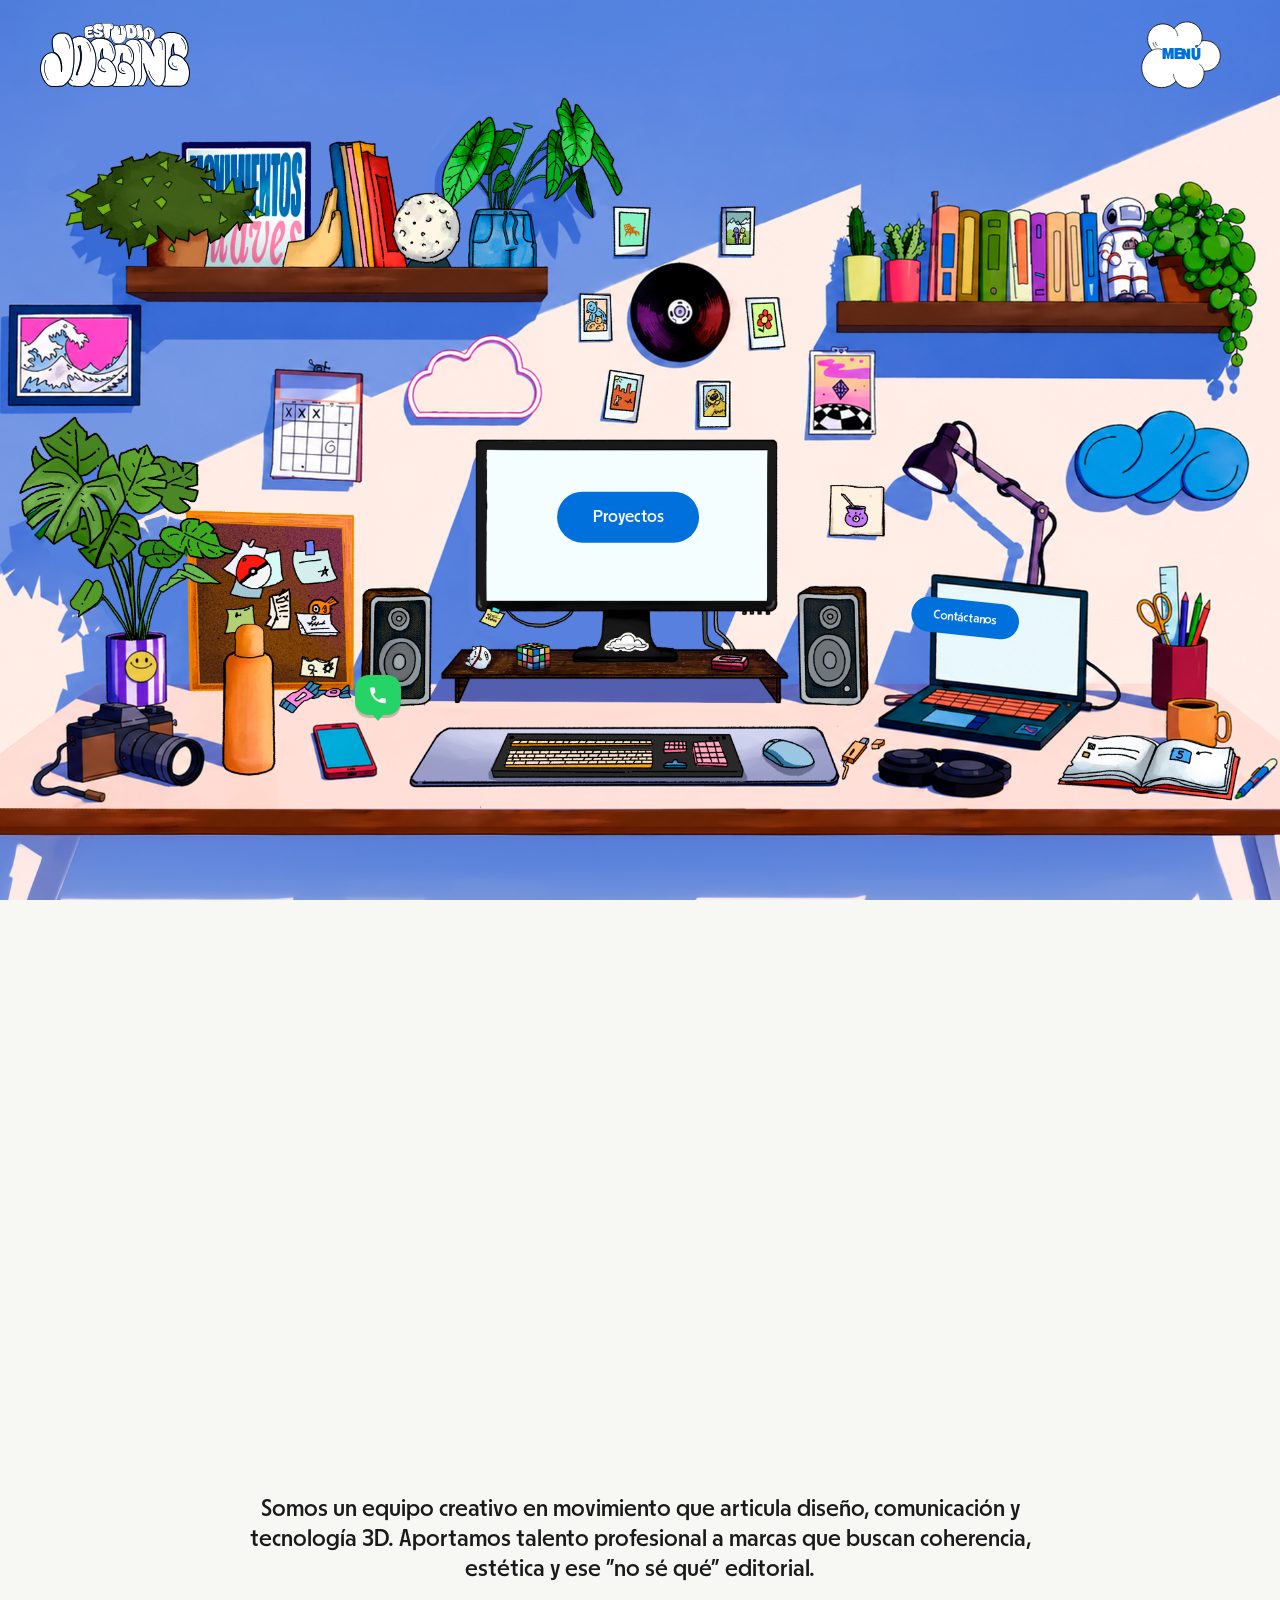
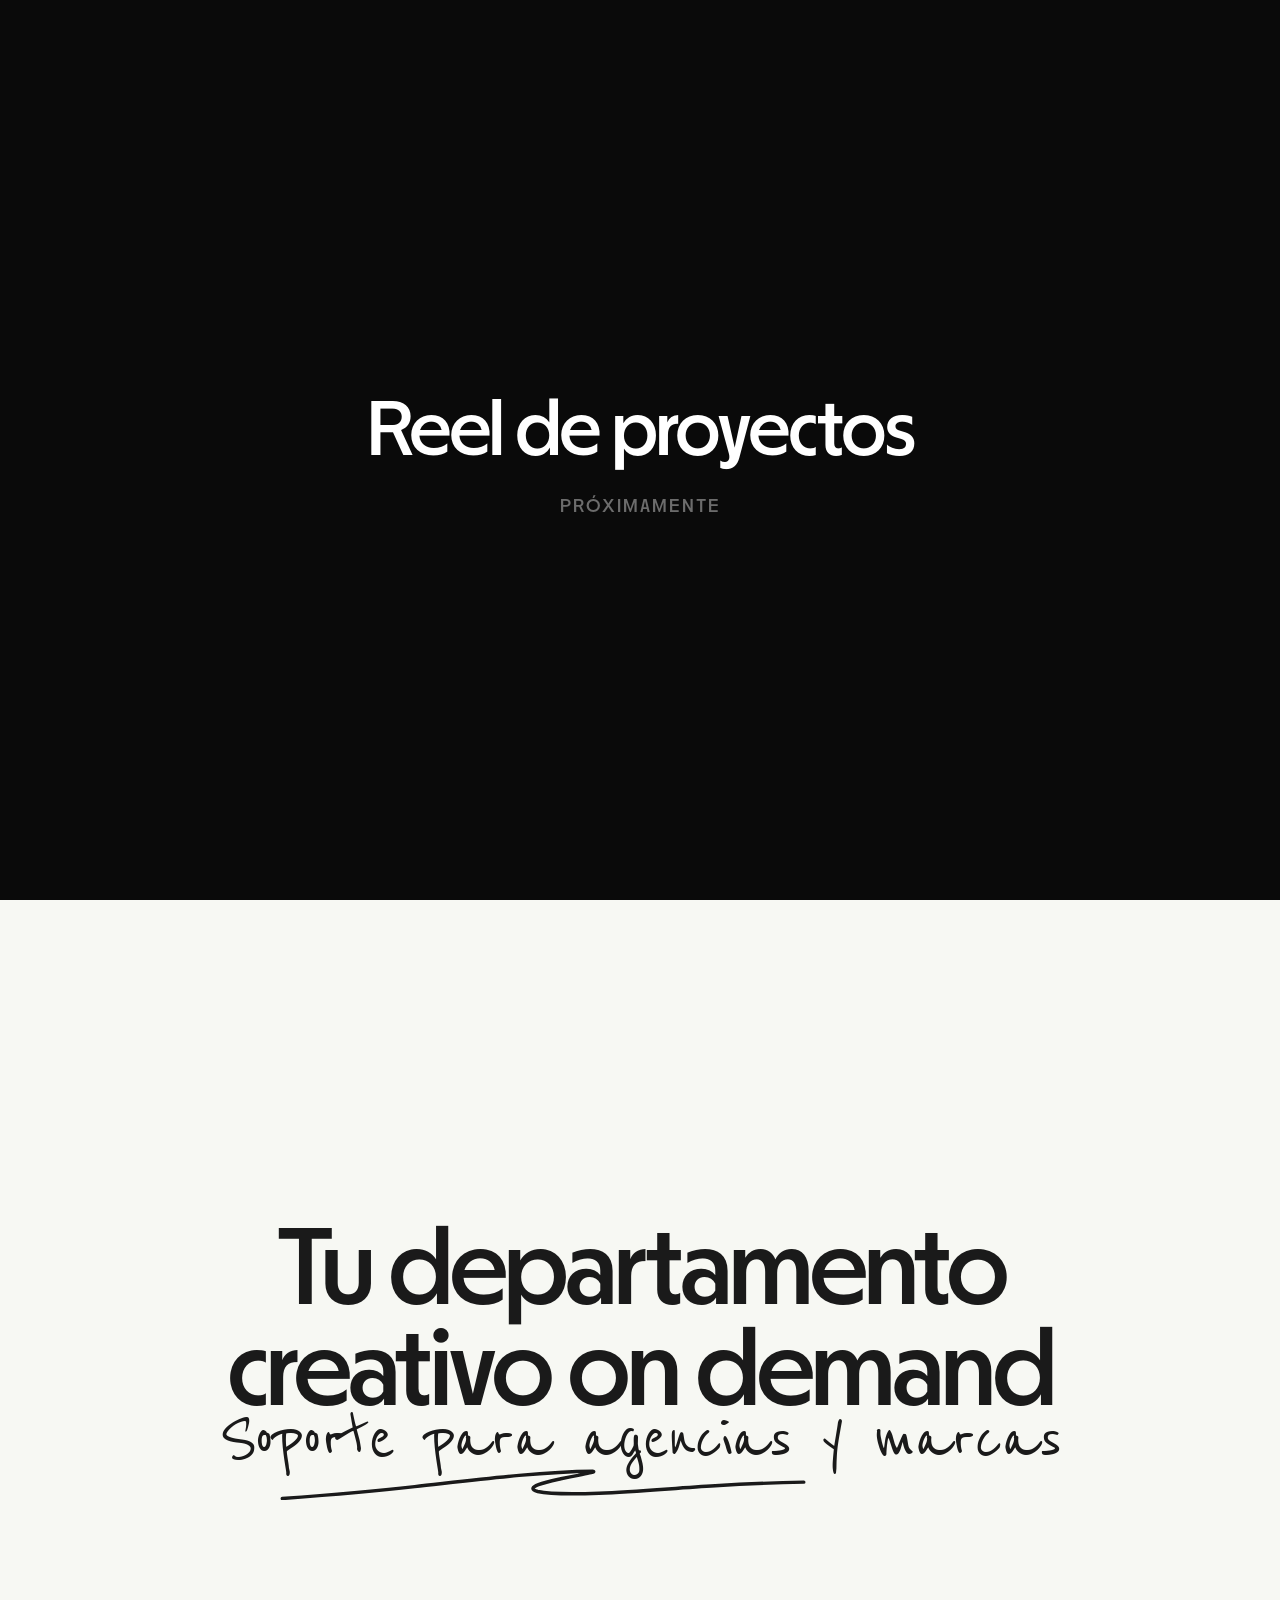
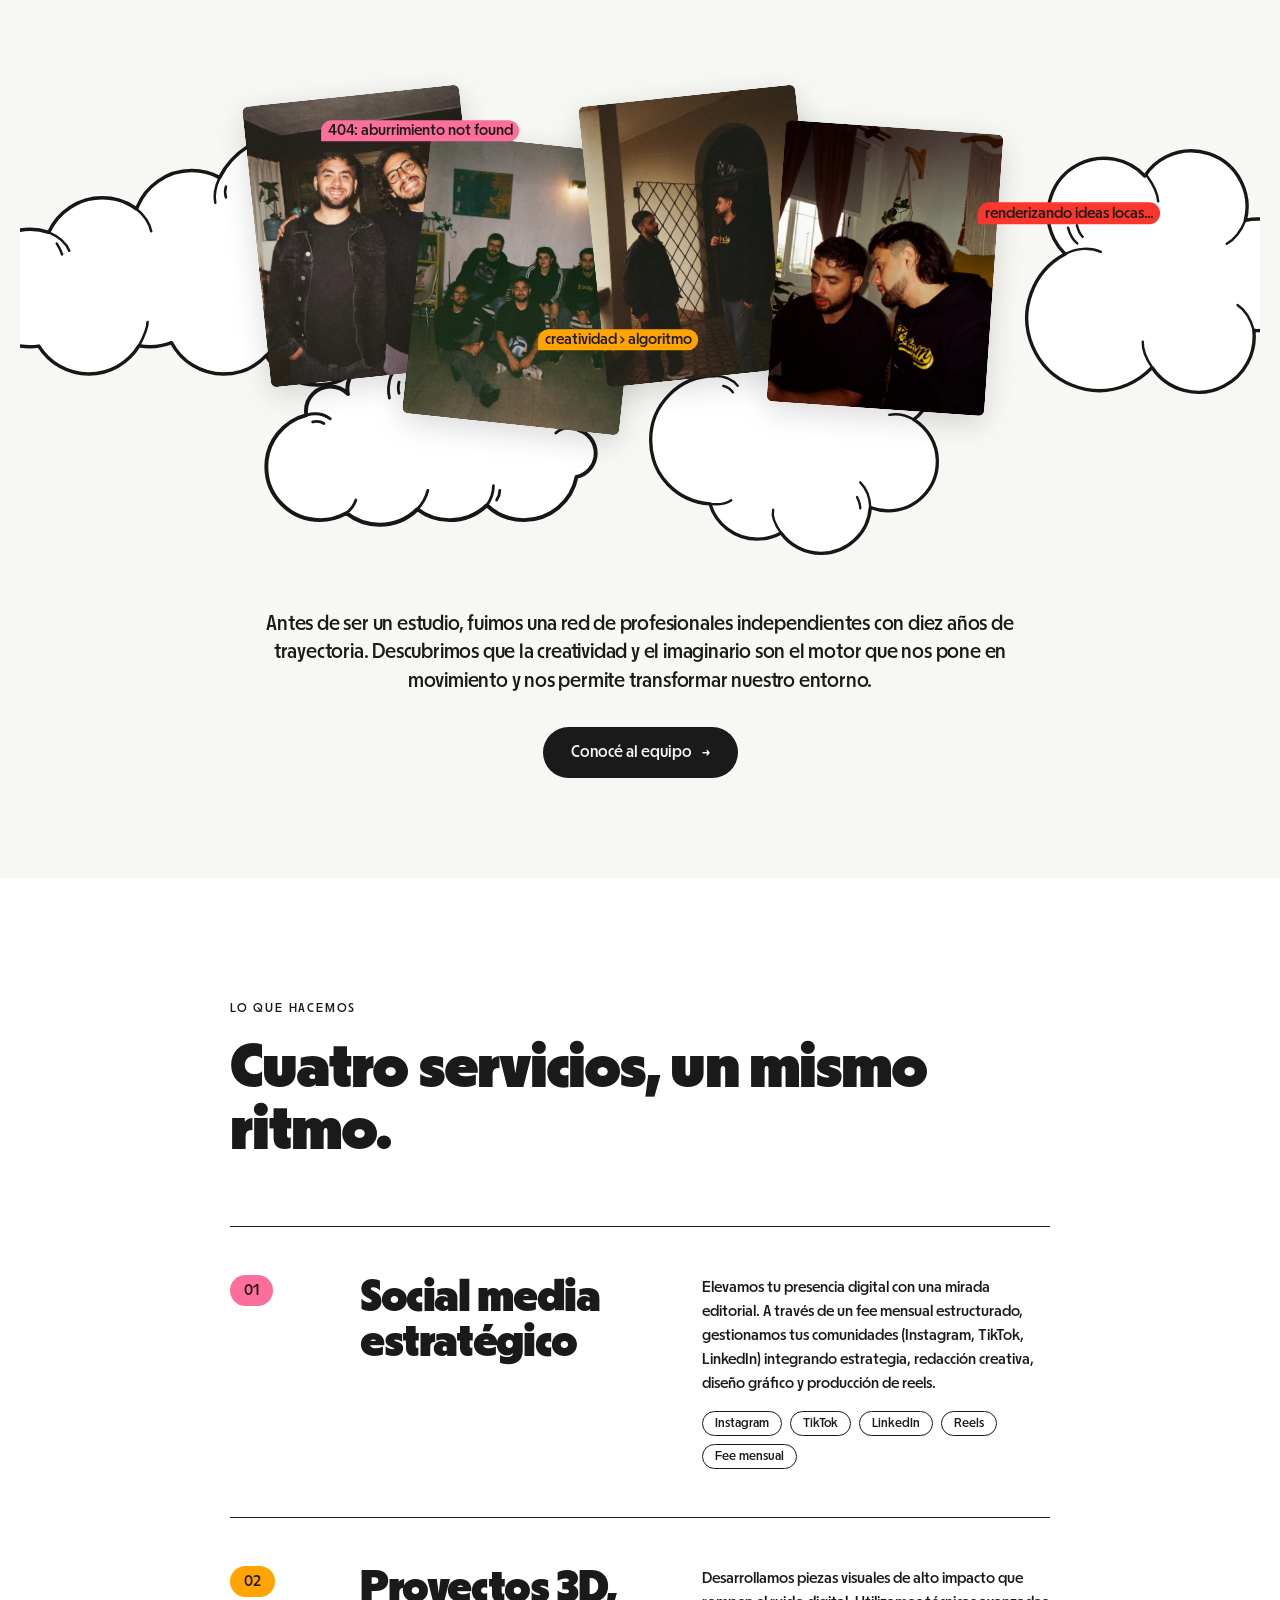
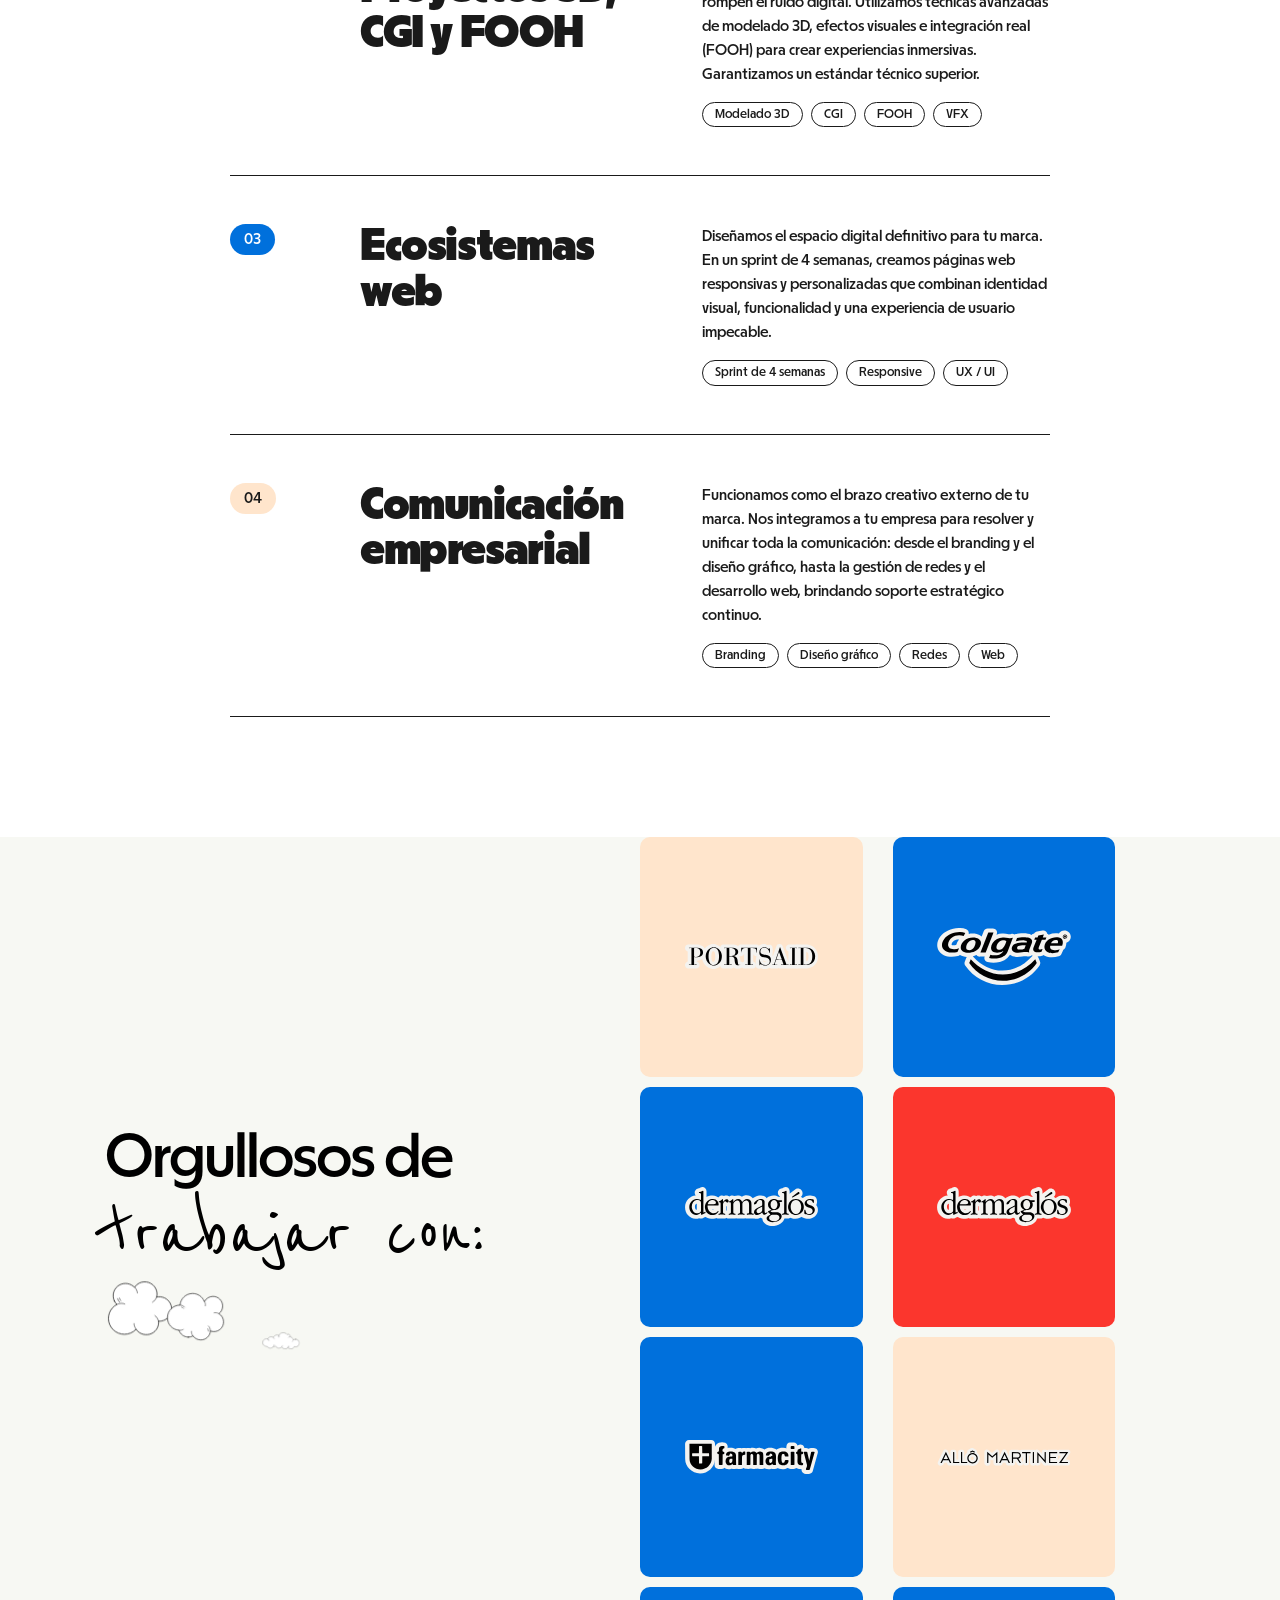
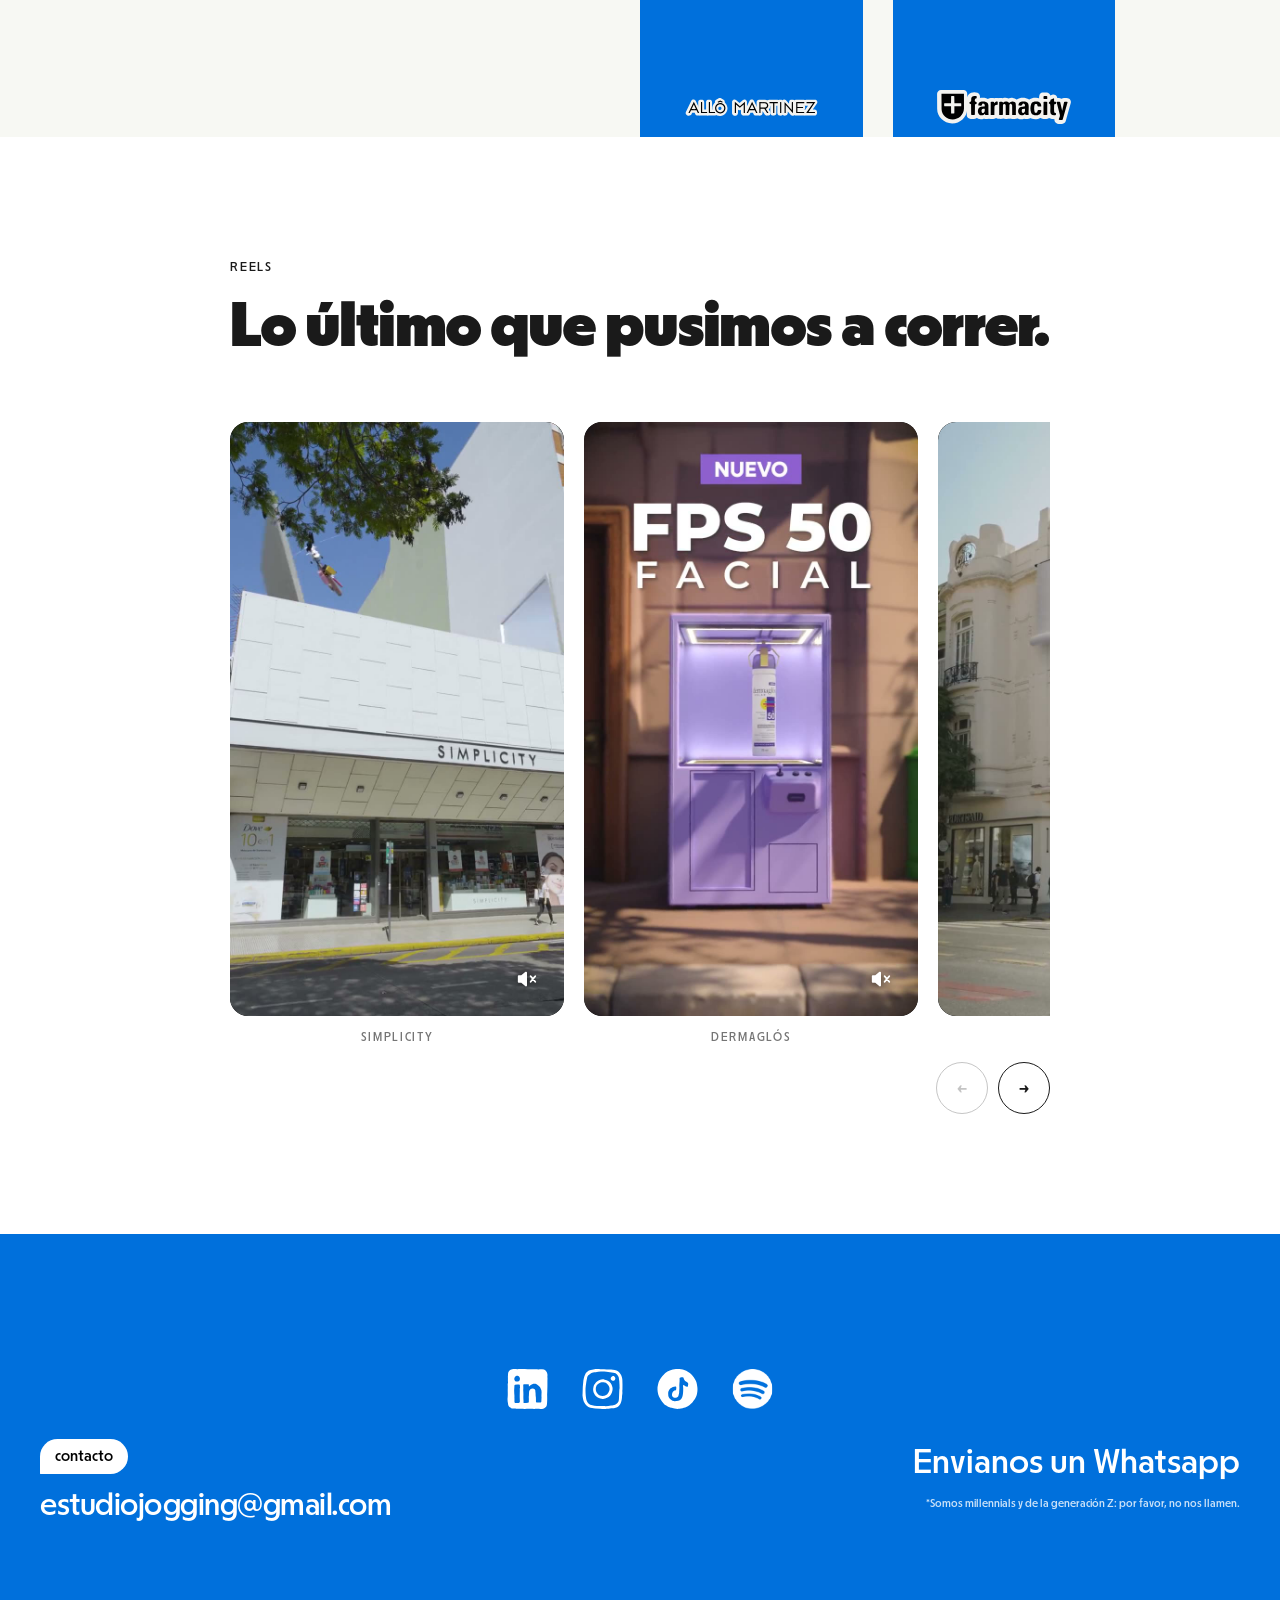
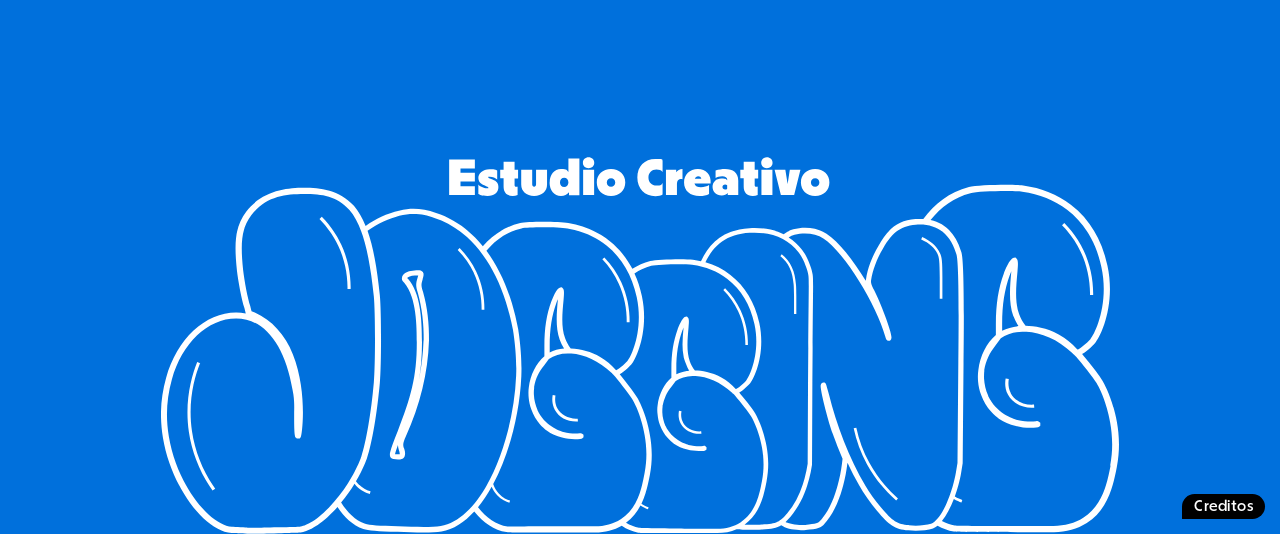
<file: index.html>
<!DOCTYPE html><html lang="es"><head><meta charSet="utf-8"/><meta name="viewport" content="width=device-width, initial-scale=1"/><link rel="preload" as="image" href="/logo/Logo%20Estudio%20Jogging.svg"/><link rel="preload" as="image" href="/assets/Nubes/1nube-comic.svg"/><link rel="preload" as="image" href="/assets/Nubes/2nube-comic.svg"/><link rel="preload" as="image" href="/assets/HorizontalWords%20SVG/JOGGING_Pantaloncitos.svg"/><link rel="preload" as="image" href="/assets/HorizontalWords%20SVG/JOGGING_1_Pantaloncitos.svg"/><link rel="preload" as="image" href="/assets/HorizontalWords%20SVG/JOGGING_2_Pantaloncitos.svg"/><link rel="preload" as="image" href="/assets/Footer-Sticker SVG/footer-sticker-hands.svg"/><link rel="preload" as="image" href="/assets/Nubes/4nube-comic.svg"/><link rel="preload" as="image" href="/assets/Nubes/6nube-comic.svg"/><link rel="preload" as="image" href="/media/proyectos/joyeria-lar/joyeria-lar-branding-13.webp"/><link rel="stylesheet" href="/_next/static/css/97ec6eb40619e312.css" data-precedence="next"/><link rel="stylesheet" href="/_next/static/css/e9f57f9ff4561caa.css" data-precedence="next"/><link rel="preload" as="script" fetchPriority="low" href="/_next/static/chunks/webpack-4fbca7a2e4464ff6.js"/><script src="/_next/static/chunks/4bd1b696-5b2b1e7b5478d01a.js" async=""></script><script src="/_next/static/chunks/684-cfde107b9de9b596.js" async=""></script><script src="/_next/static/chunks/main-app-ea6a3e9a393dc346.js" async=""></script><script src="/_next/static/chunks/c15bf2b0-a2dc73281155e045.js" async=""></script><script src="/_next/static/chunks/10-b5f6df9802ed3741.js" async=""></script><script src="/_next/static/chunks/989-dd1f703d8652a2ee.js" async=""></script><script src="/_next/static/chunks/567-5dc2f1ef19723c6b.js" async=""></script><script src="/_next/static/chunks/app/page-b6ac9fb706b9c2d8.js" async=""></script><link rel="preload" as="image" href="/assets/Nubes/3nube-comic.svg"/><link rel="preload" as="image" href="/assets/Marquee-blob SVG/marquee-hand.svg"/><link rel="preload" as="image" href="/logo/Logo%20footer%20Jogging.svg"/><title>Estudio Jogging</title><meta name="description" content="Estudio creativo en movimiento: diseño, comunicación y tecnología 3D para marcas que buscan coherencia, estética y ese &quot;no sé qué&quot; editorial."/><meta property="og:title" content="Estudio Jogging"/><meta property="og:description" content="Estudio creativo en movimiento: diseño, comunicación y tecnología 3D para marcas que buscan coherencia, estética y ese &quot;no sé qué&quot; editorial."/><meta property="og:url" content="https://andiflorentin.github.io"/><meta property="og:site_name" content="Estudio Jogging"/><meta property="og:locale" content="es_AR"/><meta property="og:image" content="https://andiflorentin.github.io/assets/Eimg_hero.png"/><meta property="og:type" content="website"/><meta name="twitter:card" content="summary_large_image"/><meta name="twitter:title" content="Estudio Jogging"/><meta name="twitter:description" content="Estudio creativo en movimiento: diseño, comunicación y tecnología 3D para marcas que buscan coherencia, estética y ese &quot;no sé qué&quot; editorial."/><meta name="twitter:image" content="https://andiflorentin.github.io/assets/Eimg_hero.png"/><link rel="icon" href="/logo/Isologo.svg"/><script src="/_next/static/chunks/polyfills-42372ed130431b0a.js" noModule=""></script></head><body><svg xmlns="http://www.w3.org/2000/svg" style="display:none" aria-hidden="true"><symbol id="bullet-icon" viewBox="0 0 13 16"><path d="M12.2765 7.03536V7.0403C12.2519 7.1343 12.0977 7.23633 12.0197 7.31177C11.5445 7.73351 11.0321 8.12803 10.6259 8.62706C10.3265 8.99562 10.0295 9.36293 9.75533 9.75128C9.66653 9.87186 9.55433 9.96647 9.47513 10.0901C9.39653 10.2157 9.34613 10.3579 9.26873 10.4865C9.18053 10.625 9.11813 10.7778 9.05033 10.9274C8.96213 11.1074 8.82353 11.2614 8.74373 11.4475C8.64773 11.6985 8.57213 11.9558 8.45573 12.1988C8.30093 12.6311 8.11493 13.0522 7.97573 13.49C7.89953 13.8171 7.91513 14.1585 7.81193 14.4806C7.72553 14.7793 7.71053 15.0873 7.71173 15.3964C7.70573 15.5127 7.73633 15.6951 7.65593 15.7483C7.62773 15.7557 7.58993 15.7199 7.55633 15.6617C7.44893 15.4645 7.40393 15.2326 7.29653 15.0279C7.13393 14.7094 6.87713 14.4559 6.68273 14.1572C6.57713 13.9989 6.48353 13.832 6.36533 13.6823C6.25973 13.5456 6.13073 13.4282 6.01673 13.2977C5.90753 13.1734 5.81633 13.0336 5.70653 12.9112C5.14013 12.3299 4.57133 11.7369 3.91793 11.2614C3.79493 11.1723 3.64673 11.1346 3.50753 11.0839C3.30113 10.9917 3.10253 10.8538 2.88293 10.7815C2.40293 10.6046 1.93733 10.3598 1.43633 10.2596C1.20593 10.2151 0.970727 10.212 0.736727 10.2107C0.555527 10.2052 0.0203267 10.2441 0.424127 9.98069C0.650927 9.83661 0.868127 9.68016 1.08713 9.52495C1.29353 9.3821 1.50893 9.25286 1.70393 9.09394C2.22653 8.61779 2.74913 8.15277 3.20813 7.60798C3.76013 6.9358 4.21373 6.18138 4.55453 5.36759C4.73033 4.99038 4.93673 4.62739 5.06693 4.23101C5.17553 3.83896 5.34293 3.46175 5.45093 3.07155C5.61113 2.35176 5.71013 1.61589 5.82173 0.888061C5.83433 0.813237 5.85113 0.755728 5.87093 0.750781C5.88893 0.744597 5.90873 0.775516 5.92793 0.829933C5.98313 0.989475 6.03353 1.15211 6.08753 1.31289C6.27773 1.91952 6.50993 2.51192 6.76673 3.08949C7.05473 3.75301 7.38413 4.41096 7.84553 4.96812C8.09333 5.25134 8.31833 5.55743 8.55593 5.84807C8.89613 6.20302 9.29213 6.52458 9.72413 6.73854C9.95513 6.85417 10.2005 6.95126 10.4573 6.98774C10.6247 7.01433 10.7819 7.0737 10.9523 7.09101C11.3123 7.12379 11.6693 7.03288 12.0257 6.99826C12.1391 6.98774 12.2645 6.96857 12.2759 7.03659L12.2765 7.03536Z" fill="currentColor"></path></symbol><symbol id="card-divider" viewBox="0 0 250 5"><path d="M2.0019 3.05432C84.0122 2.70675 166.022 2.34756 248.04 2C244.505 2.66037 240.969 3.32077 237.434 3.98115" stroke="currentColor" stroke-width="3" stroke-linecap="round" stroke-linejoin="round"></path></symbol></svg><div class="cursor-bubble">click</div><header class="main-header"><div class="nav-overlay"></div><nav class="navbar"><div class="nav-center" style="cursor:url(&#x27;/assets/Cursor SVG/cursor-pointer.svg&#x27;) 12 12, pointer"><a href="/" aria-label="Inicio"><img class="logo-truus" src="/logo/Logo%20Estudio%20Jogging.svg" alt="Jogging" height="40"/></a></div><div class="nav-left" style="cursor:url(&#x27;/assets/Cursor SVG/cursor-pointer.svg&#x27;) 12 12, pointer"><div class="nav-hover-trigger"><div class="logo-work-container"><img src="/assets/Nubes/1nube-comic.svg" width="60" height="55" class="nav-bar__work-blob-svg" alt="" aria-hidden="true"/><span class="logo-work-text">MENÚ</span></div><div class="nav-popout nav-work-box"><div class="nav-popout-inner"><a href="/nosotros" class="nav-work-item"><div class="nav-work-item__text"><span class="nav-work-badge badge-rosa">Nosotros</span><h4 class="nav-work-title">¿quiénes están detrás del estudio?</h4></div></a><a href="/proyectos" class="nav-work-item"><div class="nav-work-item__text"><span class="nav-work-badge badge-naranja">Proyectos</span><h4 class="nav-work-title">lo que creamos para otras marcas</h4></div></a><a href="/servicios" class="nav-work-item"><div class="nav-work-item__text"><span class="nav-work-badge badge-azul">Servicios</span><h4 class="nav-work-title">¿qué podemos hacer por tu marca?</h4></div></a><a href="#contacto" class="nav-work-item"><div class="nav-work-item__text"><span class="nav-work-badge badge-crema">Contacto</span><h4 class="nav-work-title">¿empezamos algo juntos?</h4></div></a><a href="https://wa.me/5493513091111" target="_blank" rel="noopener noreferrer" class="nav-work-btn"><span class="nav-work-btn__text">Hablemos</span></a></div></div></div></div></nav><div class="vimeo-mute-bubble is--muted" style="pointer-events:none"><div class="vimeo-mute-bubble__blob"><img src="/assets/Nubes/2nube-comic.svg" alt="" class="vimeo-mute-bubble__blob-svg"/><div class="vimeo-mute-bubble__icon vimeo-mute-bubble__mute"><svg viewBox="0 0 54 54" fill="none" xmlns="http://www.w3.org/2000/svg"><path d="M12.3818 8.50039C12.8934 7.92803 13.7447 7.84041 14.3584 8.26992C14.3696 8.28308 14.3799 8.29711 14.3916 8.30996L14.501 8.41738L52.001 41.9174L52.1201 42.0141C52.6204 42.5885 52.6243 43.4317 52.1182 43.9984C51.6007 44.5775 50.7353 44.6609 50.1201 44.2143L50.001 44.1176L44.999 39.6488C44.2681 40.687 43.4506 41.6601 42.5557 42.5551C41.9699 43.1407 41.0203 43.1408 40.4346 42.5551C39.8493 41.9693 39.8492 41.0197 40.4346 40.434C41.2902 39.5783 42.0647 38.6412 42.7451 37.6361L37.8271 33.2416C37.2776 34.1931 36.6101 35.068 35.8389 35.8393C35.2532 36.4247 34.3035 36.4246 33.7178 35.8393C33.1321 35.2534 33.132 34.3029 33.7178 33.7172C34.452 32.9828 35.0644 32.1286 35.5273 31.1879L29 25.3559V43.4994C28.9999 44.0475 28.7004 44.5517 28.2197 44.8148C27.7389 45.0778 27.1531 45.0583 26.6914 44.7631L14.6846 37.0785C14.6042 37.0272 14.5104 36.9995 14.415 36.9994H8.5C6.56706 36.9994 5.0001 35.4323 5 33.4994V20.4994C5.00017 18.5666 6.56711 16.9994 8.5 16.9994H14.415C14.5105 16.9994 14.6042 16.9718 14.6846 16.9203L17.5225 15.1029L12.501 10.6176L12.3916 10.5102C11.8788 9.94899 11.8646 9.07956 12.3818 8.50039Z" fill="currentColor"></path><path d="M40.4346 11.4428C41.0203 10.8572 41.9699 10.8573 42.5557 11.4428C46.5351 15.4222 48.9998 20.924 49 26.9984C49 29.5023 48.5806 31.909 47.8096 34.1518L45.3447 31.9506C45.7703 30.3718 46 28.712 46 26.9984C45.9998 21.7516 43.8744 17.0037 40.4346 13.5639C39.8492 12.9782 39.8492 12.0285 40.4346 11.4428Z" fill="currentColor"></path><path d="M33.7178 18.1615C34.3035 17.576 35.2531 17.576 35.8389 18.1615C38.0388 20.3616 39.4237 23.3831 39.4961 26.725L35.8018 23.4242C35.3201 22.2398 34.6083 21.1732 33.7178 20.2826C33.1321 19.6968 33.132 18.7472 33.7178 18.1615Z" fill="currentColor"></path><path d="M26.6914 9.23574C27.153 8.94049 27.7389 8.92026 28.2197 9.18301C28.7004 9.44611 28.9999 9.95137 29 10.4994V17.348L22.7451 11.7602L26.6914 9.23574Z" fill="currentColor"></path></svg></div><div class="vimeo-mute-bubble__icon vimeo-mute-bubble__unmute"><svg viewBox="0 0 54 54" fill="none" xmlns="http://www.w3.org/2000/svg"><path d="M29 10.5C29 9.95184 28.701 9.44732 28.2202 9.18416C27.7392 8.921 27.1532 8.9411 26.6914 9.2366L14.6843 16.9211C14.6039 16.9726 14.5103 17 14.4148 17H8.5C6.567 17 5 18.567 5 20.5V33.5C5 35.433 6.567 37 8.5 37H14.4148C14.5103 37 14.6039 37.0274 14.6843 37.0788L26.6914 44.7634C27.1532 45.0588 27.7392 45.079 28.2202 44.8158C28.701 44.5526 29 44.0482 29 43.5V10.5Z" fill="currentColor"></path><path d="M40.435 11.4432C41.0208 10.8575 41.9704 10.8575 42.5562 11.4432C46.5358 15.4228 49 20.9249 49 26.9996C49 33.0744 46.5358 38.5764 42.5562 42.556C41.9704 43.1418 41.0208 43.1418 40.435 42.556C39.8492 41.9702 39.8492 41.0204 40.435 40.4346C43.875 36.9946 46 32.2468 46 26.9996C46 21.7525 43.875 17.0045 40.435 13.5646C39.8492 12.9788 39.8492 12.029 40.435 11.4432Z" fill="currentColor"></path><path d="M35.8388 18.162C35.253 17.5762 34.3032 17.5762 33.7174 18.162C33.1316 18.7478 33.1316 19.6975 33.7174 20.2833C35.4382 22.0041 36.5 24.377 36.5 27.0008C36.5 29.6246 35.4382 31.9976 33.7174 33.7184C33.1316 34.3042 33.1316 35.2538 33.7174 35.8396C34.3032 36.4254 35.253 36.4254 35.8388 35.8396C38.0992 33.5792 39.5 30.4522 39.5 27.0008C39.5 23.5494 38.0992 20.4224 35.8388 18.162Z" fill="currentColor"></path></svg></div></div></div><div class="vimeo-hero is-muted"><video poster="/assets/Eimg_hero.png" autoPlay="" loop="" muted="" playsInline="" class="vimeo-hero__iframe" style="object-fit:cover;background-color:#111"></video><audio src="/fassounds-good-night-lofi-cozy-chill-music-160166.mp3" autoPlay="" loop="" muted=""></audio><div class="vimeo-hero__fade"></div><a href="/proyectos" class="vimeo-hero__projects-btn">Proyectos</a><a href="#contacto" class="vimeo-hero__laptop-contact">Contáctanos</a><a href="https://wa.me/5493513091111" target="_blank" rel="noopener noreferrer" class="vimeo-hero__phone-whatsapp" aria-label="WhatsApp"><svg viewBox="0 0 24 24" fill="none" xmlns="http://www.w3.org/2000/svg"><path d="M6.62 10.79a15.053 15.053 0 006.59 6.59l2.2-2.2a1 1 0 011.01-.24c1.12.37 2.33.57 3.58.57a1 1 0 011 1V20a1 1 0 01-1 1C10.4 21 3 13.6 3 4a1 1 0 011-1h3.5a1 1 0 011 1c0 1.25.2 2.46.57 3.58a1 1 0 01-.25 1.01l-2.2 2.2z" fill="currentColor"></path></svg></a></div></header><section class="horizontal-words-section content-section"><div class="horizontal-words__relative"><div class="horizontal-words__sticker-svg"><svg xmlns="http://www.w3.org/2000/svg" width="100%" viewBox="0 0 386 127" fill="none" class="horizontal-words__arrow-svg"><path d="M2 123C9 35.9999 84.5 17 124 25.9999C217.764 47.3635 207 115 177.5 123C105.777 142.45 110.737 1.99991 232.5 2C310.5 2.00006 366.5 79 376 118L356.5 105.5" stroke="currentColor" stroke-width="3" stroke-linecap="round" stroke-linejoin="round"></path><path d="M2 123C9 35.9999 84.5 17 124 25.9999C217.764 47.3635 207 115 177.5 123C105.777 142.45 110.737 1.99991 232.5 2C310.5 2.00006 366.5 79 376 118L384 97" stroke="currentColor" stroke-width="3" stroke-linecap="round" stroke-linejoin="round"></path></svg><img src="/assets/HorizontalWords%20SVG/JOGGING_Pantaloncitos.svg" alt="" class="horizontal-words__sticker-watch"/><img src="/assets/HorizontalWords%20SVG/JOGGING_1_Pantaloncitos.svg" alt="" class="horizontal-words__sticker-cursor"/><img src="/assets/HorizontalWords%20SVG/JOGGING_2_Pantaloncitos.svg" alt="" class="horizontal-words__sticker-phone"/><svg xmlns="http://www.w3.org/2000/svg" width="100%" viewBox="0 0 140 127" fill="none" class="horizontal-words__arrow-end-svg"><path d="M2.03125 2.42188C100.469 2.42188 130.156 52.4219 118.437 125.078L99.6875 107.891" stroke="currentColor" stroke-width="3" stroke-linecap="round" stroke-linejoin="round"></path><path d="M2.03125 2.42188C100.469 2.42188 130.156 52.4219 118.438 125.078L137.969 110.234" stroke="currentColor" stroke-width="3" stroke-linecap="round" stroke-linejoin="round"></path></svg><h2 class="display horizontal-words__h2" aria-label="A tiempos rápidos, movimientos suaves."><div class="letter" aria-hidden="true" style="position:relative;display:inline-block">A</div> <div class="letter" aria-hidden="true" style="position:relative;display:inline-block">t</div><div class="letter" aria-hidden="true" style="position:relative;display:inline-block">i</div><div class="letter" aria-hidden="true" style="position:relative;display:inline-block">e</div><div class="letter" aria-hidden="true" style="position:relative;display:inline-block">m</div><div class="letter" aria-hidden="true" style="position:relative;display:inline-block">p</div><div class="letter" aria-hidden="true" style="position:relative;display:inline-block">o</div><div class="letter" aria-hidden="true" style="position:relative;display:inline-block">s</div> <div class="letter" aria-hidden="true" style="position:relative;display:inline-block">r</div><div class="letter" aria-hidden="true" style="position:relative;display:inline-block">á</div><div class="letter" aria-hidden="true" style="position:relative;display:inline-block">p</div><div class="letter" aria-hidden="true" style="position:relative;display:inline-block">i</div><div class="letter" aria-hidden="true" style="position:relative;display:inline-block">d</div><div class="letter" aria-hidden="true" style="position:relative;display:inline-block">o</div><div class="letter" aria-hidden="true" style="position:relative;display:inline-block">s</div><div class="letter" aria-hidden="true" style="position:relative;display:inline-block">,</div> <div class="letter" aria-hidden="true" style="position:relative;display:inline-block">m</div><div class="letter" aria-hidden="true" style="position:relative;display:inline-block">o</div><div class="letter" aria-hidden="true" style="position:relative;display:inline-block">v</div><div class="letter" aria-hidden="true" style="position:relative;display:inline-block">i</div><div class="letter" aria-hidden="true" style="position:relative;display:inline-block">m</div><div class="letter" aria-hidden="true" style="position:relative;display:inline-block">i</div><div class="letter" aria-hidden="true" style="position:relative;display:inline-block">e</div><div class="letter" aria-hidden="true" style="position:relative;display:inline-block">n</div><div class="letter" aria-hidden="true" style="position:relative;display:inline-block">t</div><div class="letter" aria-hidden="true" style="position:relative;display:inline-block">o</div><div class="letter" aria-hidden="true" style="position:relative;display:inline-block">s</div> <div class="letter" aria-hidden="true" style="position:relative;display:inline-block">s</div><div class="letter" aria-hidden="true" style="position:relative;display:inline-block">u</div><div class="letter" aria-hidden="true" style="position:relative;display:inline-block">a</div><div class="letter" aria-hidden="true" style="position:relative;display:inline-block">v</div><div class="letter" aria-hidden="true" style="position:relative;display:inline-block">e</div><div class="letter" aria-hidden="true" style="position:relative;display:inline-block">s</div><div class="letter" aria-hidden="true" style="position:relative;display:inline-block">.</div></h2></div></div><div class="horizontal-words__bottom-text"><div class="horizontal-words__bottom-text-l">Somos un equipo creativo en movimiento que articula diseño, comunicación y tecnología 3D. Aportamos talento profesional a marcas que buscan coherencia, estética y ese &quot;no sé qué&quot; editorial.</div></div></section><main><section class="showreel-section" id="showreel-section"><div class="showreel__content"><h2 class="showreel__title">Reel de proyectos</h2><p class="showreel__subtitle">próximamente</p></div></section><div class="content-section motion-cards-wrapper"><section class="motion-card-section" id="motion-card-section"><div class="motion-card__heading"><h2 class="motion-card__title">Tu departamento<!-- --> <br/>creativo on demand</h2><p class="motion-card__subtitle">Soporte para agencias y marcas<span class="motion-card__sticker motion-card__sticker--top"><img src="/assets/Footer-Sticker SVG/footer-sticker-hands.svg" alt="Green heart hands sticker" class="motion-card__sticker-img"/></span></p><svg xmlns="http://www.w3.org/2000/svg" width="100%" viewBox="0 0 634 28" fill="none" class="motion-card__underline-svg"><path class="motion-card__underline-path" d="M2 26C41.0237 23.1556 79.9927 19.9419 118.634 15.5521C169.106 9.98633 227.314 2.42393 275.206 2C280.46 2.57436 264.768 4.99488 262.462 5.55556C257.837 6.43078 252.529 7.47009 247.317 8.59146C239.594 10.3556 212.496 15.8393 226.932 19.8051C239.594 22.6359 263.663 21.9521 280.978 21.3504C314.817 19.9829 349.311 16.7419 383.204 14.7863C465.931 9.5077 549.191 10.547 632 14.1436" stroke="currentColor" stroke-width="3" stroke-linecap="round" stroke-linejoin="round"></path></svg></div><div class="motion-card__cards-area"><div class="motion-card__blob"><img src="/assets/Nubes/4nube-comic.svg" alt="" class="motion-card__blob-svg"/></div><img src="/assets/Nubes/6nube-comic.svg" alt="" aria-hidden="true" class="motion-card__cloud motion-card__cloud--bottom"/><img src="/assets/Nubes/2nube-comic.svg" alt="" aria-hidden="true" class="motion-card__cloud motion-card__cloud--bottom-b"/><img src="/assets/Nubes/1nube-comic.svg" alt="" aria-hidden="true" class="motion-card__cloud motion-card__cloud--right"/><div class="motion-card__cards"><div class="motion-card__card motion-card__card--1"><span class="motion-card__tag motion-card__floating-label--pink">404: aburrimiento not found</span><div class="motion-card__card-image"><img src="/assets/Equipo/equipo-1.jpg" loading="lazy" width="1000" height="1000" alt="" class="cover-image"/></div></div><div class="motion-card__card motion-card__card--2"><span class="motion-card__tag motion-card__tag--azul">sin filtro de Instagram</span><div class="motion-card__card-image"><img src="/assets/Equipo/equipo-2.jpg" loading="lazy" width="1000" height="1000" alt="" class="cover-image"/></div></div><div class="motion-card__card motion-card__card--3"><span class="motion-card__tag motion-card__floating-label--orange">creatividad &gt; algoritmo</span><div class="motion-card__card-image"><img src="/assets/Equipo/equipo-3.jpg" loading="lazy" width="1000" height="1000" alt="" class="cover-image"/></div></div><div class="motion-card__card motion-card__card--4"><span class="motion-card__tag motion-card__floating-label--red">renderizando ideas locas…</span><div class="motion-card__card-image"><img src="/assets/Equipo/equipo-4.jpg" loading="lazy" width="1000" height="1000" alt="" class="cover-image"/></div></div></div><div class="motion-card__floating-labels"><div class="motion-card__floating-label motion-card__floating-label--pink"><p class="motion-card__floating-text">404: aburrimiento not found</p></div><div class="motion-card__floating-label motion-card__floating-label--orange"><p class="motion-card__floating-text">creatividad &gt; algoritmo</p></div><div class="motion-card__floating-label motion-card__floating-label--red"><p class="motion-card__floating-text">renderizando ideas locas…</p></div></div></div><div class="motion-card__footer-text"><p class="motion-card__description">Antes de ser un estudio, fuimos una red de profesionales independientes con diez años de trayectoria. Descubrimos que la creatividad y el imaginario son el motor que nos pone en movimiento y nos permite transformar nuestro entorno.</p><a href="/nosotros" class="pill-btn pill-btn--dark motion-card__cta">Conocé al equipo <span aria-hidden="true">→</span></a></div></section></div><div class="service-cards-wrapper home-alt"><section class="wrap section"><div class="section-head" data-reveal="true"><span class="inner-eyebrow">Lo que hacemos</span><h2 class="section-title section-title--wide">Cuatro servicios, un mismo ritmo.</h2></div><div class="hover-list" data-hover-list="true"><ol class="service-list"><li class="service-row" data-img="/media/proyectos/joyeria-lar/joyeria-lar-branding-13.webp" data-reveal="true"><span class="service-row__num badge-rosa">01</span><h3 class="service-row__title">Social media estratégico</h3><div><p class="service-row__text">Elevamos tu presencia digital con una mirada editorial. A través de un fee mensual estructurado, gestionamos tus comunidades (Instagram, TikTok, LinkedIn) integrando estrategia, redacción creativa, diseño gráfico y producción de reels.</p><ul class="chips"><li>Instagram</li><li>TikTok</li><li>LinkedIn</li><li>Reels</li><li>Fee mensual</li></ul></div></li><li class="service-row" data-img="/media/proyectos/dermaglos/final.jpg" data-reveal="true"><span class="service-row__num badge-naranja">02</span><h3 class="service-row__title">Proyectos 3D, CGI y FOOH</h3><div><p class="service-row__text">Desarrollamos piezas visuales de alto impacto que rompen el ruido digital. Utilizamos técnicas avanzadas de modelado 3D, efectos visuales e integración real (FOOH) para crear experiencias inmersivas. Garantizamos un estándar técnico superior.</p><ul class="chips"><li>Modelado 3D</li><li>CGI</li><li>FOOH</li><li>VFX</li></ul></div></li><li class="service-row" data-img="/media/proyectos/joyeria-lar/joyeria-lar-branding-18.webp" data-reveal="true"><span class="service-row__num badge-azul">03</span><h3 class="service-row__title">Ecosistemas web</h3><div><p class="service-row__text">Diseñamos el espacio digital definitivo para tu marca. En un sprint de 4 semanas, creamos páginas web responsivas y personalizadas que combinan identidad visual, funcionalidad y una experiencia de usuario impecable.</p><ul class="chips"><li>Sprint de 4 semanas</li><li>Responsive</li><li>UX / UI</li></ul></div></li><li class="service-row" data-img="/media/proyectos/panalab-detenage/carrusel-3.webp" data-reveal="true"><span class="service-row__num badge-crema">04</span><h3 class="service-row__title">Comunicación empresarial</h3><div><p class="service-row__text">Funcionamos como el brazo creativo externo de tu marca. Nos integramos a tu empresa para resolver y unificar toda la comunicación: desde el branding y el diseño gráfico, hasta la gestión de redes y el desarrollo web, brindando soporte estratégico continuo.</p><ul class="chips"><li>Branding</li><li>Diseño gráfico</li><li>Redes</li><li>Web</li></ul></div></li></ol><div class="hover-preview" aria-hidden="true"><img src="/media/proyectos/joyeria-lar/joyeria-lar-branding-13.webp" alt=""/></div></div></section></div></main><section class="Double-marquee"><div class="marquee-left"><div class="marquee-text-container"><h2>Orgullosos de<br/><span class="text-with">trabajar con:</span></h2><div class="marquee-clouds" aria-hidden="true"><img src="/assets/Nubes/1nube-comic.svg" alt="" style="width:70px"/><img src="/assets/Nubes/2nube-comic.svg" alt="" style="width:85px"/><img src="/assets/Nubes/4nube-comic.svg" alt="" style="width:130px"/><img src="/assets/Nubes/3nube-comic.svg" alt="" style="width:95px"/><img src="/assets/Nubes/1nube-comic.svg" alt="" style="width:65px"/></div></div><div class="marquee-blob-container"><div class="marquee-svg-container"><div class="marquee-svg-item"><img src="/assets/Marquee-blob SVG/marquee-hand.svg" width="100%" alt="" aria-hidden="true"/></div><div class="marquee-svg-item"><svg xmlns="http://www.w3.org/2000/svg" width="100%" viewBox="0 0 386 127" fill="none"><path d="M2 123C9 35.9999 84.5 17 124 25.9999C217.764 47.3635 207 115 177.5 123C105.777 142.45 110.737 1.99991 232.5 2C310.5 2.00006 366.5 79 376 118L356.5 105.5" stroke="currentColor" stroke-width="3" stroke-linecap="round" stroke-linejoin="round"></path><path d="M2 123C9 35.9999 84.5 17 124 25.9999C217.764 47.3635 207 115 177.5 123C105.777 142.45 110.737 1.99991 232.5 2C310.5 2.00006 366.5 79 376 118L384 97" stroke="currentColor" stroke-width="3" stroke-linecap="round" stroke-linejoin="round"></path></svg></div></div></div></div><div class="marquee-right"><div class="marquee-column"><div class="marquee-track"></div></div><div class="marquee-column"><div class="marquee-track"></div></div></div></section><div class="home-alt"><section class="wrap section reels"><div class="section-head" data-reveal="true"><span class="inner-eyebrow">Reels</span><h2 class="section-title section-title--wide">Lo último que pusimos a correr.</h2></div><div class="cb-carousel-wrap"><div class="cb-carousel" tabindex="0" aria-label="Piezas del proyecto"><figure class="case-video cb-carousel__item"><div class="case-video__frame case-video__frame--open" role="button" tabindex="0" aria-label="Ver Simplicity"><video src="/media/reels/simplicity-fiestas.mp4" poster="/media/reels/simplicity-fiestas.jpg" muted="" loop="" playsInline="" preload="metadata" aria-label="Simplicity"></video><button type="button" class="case-video__sound" aria-pressed="false" aria-label="Activar sonido"><svg viewBox="0 0 24 24" width="22" height="22" fill="none" stroke="currentColor" stroke-width="2" stroke-linecap="round" stroke-linejoin="round" aria-hidden="true"><path d="M11 5 6 9H3v6h3l5 4V5z" fill="currentColor"></path><path d="m16 9 5 6M21 9l-5 6"></path></svg></button></div><figcaption>Simplicity</figcaption></figure><figure class="case-video cb-carousel__item"><div class="case-video__frame case-video__frame--open" role="button" tabindex="0" aria-label="Ver Dermaglós"><video src="/media/reels/dermaglos-bruma.mp4" poster="/media/reels/dermaglos-bruma.jpg" muted="" loop="" playsInline="" preload="metadata" aria-label="Dermaglós"></video><button type="button" class="case-video__sound" aria-pressed="false" aria-label="Activar sonido"><svg viewBox="0 0 24 24" width="22" height="22" fill="none" stroke="currentColor" stroke-width="2" stroke-linecap="round" stroke-linejoin="round" aria-hidden="true"><path d="M11 5 6 9H3v6h3l5 4V5z" fill="currentColor"></path><path d="m16 9 5 6M21 9l-5 6"></path></svg></button></div><figcaption>Dermaglós</figcaption></figure><figure class="case-video cb-carousel__item"><div class="case-video__frame case-video__frame--open" role="button" tabindex="0" aria-label="Ver Portsaid"><video src="/media/reels/portsaid-noviembre.mp4" poster="/media/reels/portsaid-noviembre.jpg" muted="" loop="" playsInline="" preload="metadata" aria-label="Portsaid"></video><button type="button" class="case-video__sound" aria-pressed="false" aria-label="Activar sonido"><svg viewBox="0 0 24 24" width="22" height="22" fill="none" stroke="currentColor" stroke-width="2" stroke-linecap="round" stroke-linejoin="round" aria-hidden="true"><path d="M11 5 6 9H3v6h3l5 4V5z" fill="currentColor"></path><path d="m16 9 5 6M21 9l-5 6"></path></svg></button></div><figcaption>Portsaid</figcaption></figure><figure class="case-video cb-carousel__item"><div class="case-video__frame case-video__frame--open" role="button" tabindex="0" aria-label="Ver Dulce de Leche &amp; Co"><video src="/media/reels/dulce-de-leche-co.mp4" poster="/media/reels/dulce-de-leche-co.jpg" muted="" loop="" playsInline="" preload="metadata" aria-label="Dulce de Leche &amp; Co"></video><button type="button" class="case-video__sound" aria-pressed="false" aria-label="Activar sonido"><svg viewBox="0 0 24 24" width="22" height="22" fill="none" stroke="currentColor" stroke-width="2" stroke-linecap="round" stroke-linejoin="round" aria-hidden="true"><path d="M11 5 6 9H3v6h3l5 4V5z" fill="currentColor"></path><path d="m16 9 5 6M21 9l-5 6"></path></svg></button></div><figcaption>Dulce de Leche &amp; Co</figcaption></figure><figure class="case-video cb-carousel__item"><div class="case-video__frame case-video__frame--open" role="button" tabindex="0" aria-label="Ver Dermaglós"><video src="/media/reels/dermaglos-protector-fluido.mp4" poster="/media/reels/dermaglos-protector-fluido.jpg" muted="" loop="" playsInline="" preload="metadata" aria-label="Dermaglós"></video><button type="button" class="case-video__sound" aria-pressed="false" aria-label="Activar sonido"><svg viewBox="0 0 24 24" width="22" height="22" fill="none" stroke="currentColor" stroke-width="2" stroke-linecap="round" stroke-linejoin="round" aria-hidden="true"><path d="M11 5 6 9H3v6h3l5 4V5z" fill="currentColor"></path><path d="m16 9 5 6M21 9l-5 6"></path></svg></button></div><figcaption>Dermaglós</figcaption></figure><figure class="case-video cb-carousel__item"><div class="case-video__frame case-video__frame--open" role="button" tabindex="0" aria-label="Ver Simplicity"><video src="/media/reels/simplicity.mp4" poster="/media/reels/simplicity.jpg" muted="" loop="" playsInline="" preload="metadata" aria-label="Simplicity"></video><button type="button" class="case-video__sound" aria-pressed="false" aria-label="Activar sonido"><svg viewBox="0 0 24 24" width="22" height="22" fill="none" stroke="currentColor" stroke-width="2" stroke-linecap="round" stroke-linejoin="round" aria-hidden="true"><path d="M11 5 6 9H3v6h3l5 4V5z" fill="currentColor"></path><path d="m16 9 5 6M21 9l-5 6"></path></svg></button></div><figcaption>Simplicity</figcaption></figure><figure class="case-video cb-carousel__item"><div class="case-video__frame case-video__frame--open" role="button" tabindex="0" aria-label="Ver Allo"><video src="/media/reels/allo.mp4" poster="/media/reels/allo.jpg" muted="" loop="" playsInline="" preload="metadata" aria-label="Allo"></video><button type="button" class="case-video__sound" aria-pressed="false" aria-label="Activar sonido"><svg viewBox="0 0 24 24" width="22" height="22" fill="none" stroke="currentColor" stroke-width="2" stroke-linecap="round" stroke-linejoin="round" aria-hidden="true"><path d="M11 5 6 9H3v6h3l5 4V5z" fill="currentColor"></path><path d="m16 9 5 6M21 9l-5 6"></path></svg></button></div><figcaption>Allo</figcaption></figure><figure class="case-video cb-carousel__item"><div class="case-video__frame case-video__frame--open" role="button" tabindex="0" aria-label="Ver Portsaid"><video src="/media/reels/portsaid-diciembre.mp4" poster="/media/reels/portsaid-diciembre.jpg" muted="" loop="" playsInline="" preload="metadata" aria-label="Portsaid"></video><button type="button" class="case-video__sound" aria-pressed="false" aria-label="Activar sonido"><svg viewBox="0 0 24 24" width="22" height="22" fill="none" stroke="currentColor" stroke-width="2" stroke-linecap="round" stroke-linejoin="round" aria-hidden="true"><path d="M11 5 6 9H3v6h3l5 4V5z" fill="currentColor"></path><path d="m16 9 5 6M21 9l-5 6"></path></svg></button></div><figcaption>Portsaid</figcaption></figure><figure class="case-video cb-carousel__item"><div class="case-video__frame case-video__frame--open" role="button" tabindex="0" aria-label="Ver Dermaglós"><video src="/media/reels/dermaglos-bruma-2.mp4" poster="/media/reels/dermaglos-bruma-2.jpg" muted="" loop="" playsInline="" preload="metadata" aria-label="Dermaglós"></video><button type="button" class="case-video__sound" aria-pressed="false" aria-label="Activar sonido"><svg viewBox="0 0 24 24" width="22" height="22" fill="none" stroke="currentColor" stroke-width="2" stroke-linecap="round" stroke-linejoin="round" aria-hidden="true"><path d="M11 5 6 9H3v6h3l5 4V5z" fill="currentColor"></path><path d="m16 9 5 6M21 9l-5 6"></path></svg></button></div><figcaption>Dermaglós</figcaption></figure><figure class="case-video cb-carousel__item"><div class="case-video__frame case-video__frame--open" role="button" tabindex="0" aria-label="Ver Simplicity"><video src="/media/reels/simplicity-dia-de-la-madre.mp4" poster="/media/reels/simplicity-dia-de-la-madre.jpg" muted="" loop="" playsInline="" preload="metadata" aria-label="Simplicity"></video><button type="button" class="case-video__sound" aria-pressed="false" aria-label="Activar sonido"><svg viewBox="0 0 24 24" width="22" height="22" fill="none" stroke="currentColor" stroke-width="2" stroke-linecap="round" stroke-linejoin="round" aria-hidden="true"><path d="M11 5 6 9H3v6h3l5 4V5z" fill="currentColor"></path><path d="m16 9 5 6M21 9l-5 6"></path></svg></button></div><figcaption>Simplicity</figcaption></figure></div><div class="cb-carousel__nav"><button type="button" class="cb-carousel__arrow" disabled="" aria-label="Anterior">←</button><button type="button" class="cb-carousel__arrow" aria-label="Siguiente">→</button></div></div><dialog class="reel-modal" aria-label="Reel"></dialog></section></div><footer class="main-footer"><div class="footer-inner" id="contacto"><div class="footer-socials" id="footer-socials"><a href="https://www.linkedin.com/company/105711671/" target="_blank" rel="noopener noreferrer" class="single-social w-inline-block" aria-label="LinkedIn"><svg xmlns="http://www.w3.org/2000/svg" width="30" height="30" viewBox="0 0 40 40" fill="none" data-wiggle-target="" aria-hidden="true"><path d="M35.9969 11.5666C35.9721 11.0166 35.8451 10.4418 35.9164 9.88408C36.0248 9.1955 36.0031 8.51315 35.856 7.82457C35.5029 5.31796 33.4912 3.9003 31.0288 4.22901C29.4848 4.3365 27.9935 4.33494 26.4603 4.23212C25.0355 4.21654 23.6092 4.20875 22.1845 4.11528C21.5278 4.06855 20.8511 4.18695 20.213 4.17604C18.5869 4.09503 16.9299 4.00623 15.3007 4C14.2074 4.07634 13.1063 3.96417 12.0222 4.12775C10.5943 4.13553 9.13087 3.81617 7.73089 4.21966C5.8756 4.53902 4.31146 5.98317 4.46013 7.96166C4.47717 8.73593 4.34089 9.50084 4.30217 10.2735C4.37186 11.3469 4.32385 12.4234 4.32076 13.4952C4.33624 13.9049 4.40283 14.3162 4.39974 14.7259C4.39354 15.2992 4.12408 15.8289 4.16434 16.3991C4.26346 18.0115 4.23093 19.6379 4.17828 21.2596C4.19067 22.3315 4.25107 23.4064 4.22009 24.4689C4.25262 25.6404 4.08226 26.801 4.00018 27.9647C3.99399 29.1814 4.14421 30.4075 4.39664 31.5992C4.5004 32.2489 4.50969 32.9608 4.89066 33.5248C5.22517 34.0716 5.81366 34.4766 6.32471 34.8895C6.64838 35.1465 6.98134 35.4098 7.3778 35.5391C8.50522 35.7946 9.69768 35.5827 10.8437 35.7042C11.9804 35.8024 13.0985 35.8647 14.2383 35.8117C16.5799 35.98 18.9416 35.9161 21.294 35.8818C23.2283 35.8008 25.1703 36.0376 27.1045 35.8678C28.9227 35.846 30.7795 36.2168 32.5651 35.8039C33.7064 35.3646 34.9128 34.6246 35.3341 33.4017C35.5695 32.7131 35.6066 31.9778 35.6531 31.2565C35.7956 29.0334 35.8018 26.8166 35.7042 24.5982C35.8467 23.1073 35.7971 21.5852 35.8715 20.0835C36.0232 17.2512 35.8513 14.4097 36 11.5915V11.5619L35.9969 11.5666ZM9.43286 12.1227C9.42666 11.5681 9.50255 10.9948 9.82157 10.5353C10.4209 9.63793 11.7047 9.08177 12.651 9.64884C14.0928 10.339 14.3901 12.4951 13.289 13.5996C13.0459 13.8551 12.716 13.9657 12.366 13.9844C11.6846 13.9844 10.8421 14.2041 10.2691 13.7741C9.81693 13.3519 9.42821 12.7802 9.43286 12.1492V12.1212V12.1227ZM13.9936 18.7452C13.9782 18.9493 13.9209 19.1503 13.8775 19.3513C13.718 20.0944 13.8883 20.8624 13.8574 21.6164C13.7861 23.6292 13.7335 25.6544 13.8109 27.6703C13.8403 28.4149 13.8728 29.1658 13.8992 29.9105C13.9658 30.624 13.5848 31.1272 12.86 31.1926C12.0423 31.2752 11.22 31.2783 10.3961 31.1817C10.1886 31.1552 9.97024 31.0851 9.82931 30.9371C9.52578 30.6084 9.57069 30.0211 9.55985 29.5833C9.57688 28.7312 9.6187 27.8401 9.54127 26.9879C9.49945 26.5362 9.57998 26.089 9.56295 25.6373C9.40189 24.1417 9.37866 22.6259 9.3229 21.121C9.34613 20.1177 9.47003 19.1145 9.501 18.1081C9.55675 17.5675 9.40808 16.7013 10.057 16.5066C11.0961 16.3742 12.1415 16.4162 13.2255 16.3601C13.7613 16.3477 13.9472 16.6639 13.9038 17.2045C13.8465 17.7155 14.0076 18.2125 13.9967 18.7203V18.7484L13.9936 18.7452ZM31.1667 27.6111C31.097 28.3713 31.1403 29.1658 31.0877 29.9292C31.0877 30.3561 30.795 30.6957 30.366 30.7299C29.4074 30.8795 28.4395 30.7408 27.4514 30.7814C27.0689 30.8187 26.7561 30.691 26.7638 30.2501C26.7437 28.6112 26.8552 26.9568 26.5377 25.335C26.4634 24.9518 26.468 24.5639 26.4928 24.176C26.5439 23.3784 26.2884 22.5979 26.2698 21.808C26.2466 21.3422 26.2698 20.7923 25.957 20.4215C24.9984 19.5164 23.6371 19.2905 22.519 20.0492C20.9533 21.0088 21.3126 23.1182 21.1624 24.6994C21.1701 25.2743 21.0617 25.8336 21.0183 26.4006C21.1747 27.7264 21.0369 29.1082 21.0648 30.4402C21.0849 30.853 20.7411 31.0555 20.3663 31.0524C19.3752 31.1256 18.4243 31.2004 17.4673 31.269C17.3031 31.2783 17.1126 31.2643 16.9856 31.1771C16.8432 31.0883 16.7998 30.8686 16.8075 30.6848C16.8199 30.3358 16.8633 29.9697 16.8463 29.6098C16.7162 28.0909 16.6233 26.5844 16.7146 25.0515C16.7502 23.6074 16.6914 22.1601 16.5737 20.7222C16.7162 19.4151 16.6279 18.0909 16.5814 16.773C16.5706 16.3944 16.8122 16.2137 17.1544 16.1919C18.333 16.061 20.0938 16.1124 20.9858 16.3041C21.5139 16.4022 21.1004 16.8244 21.0462 17.2918C21.0354 17.3821 21.0307 17.4834 21.0431 17.5706C21.0725 17.904 21.3343 17.9492 21.5557 17.7389C22.1922 17.0908 22.9325 16.4131 23.8229 16.1265C25.2601 15.6124 26.959 15.6389 28.1127 16.7574C29.7249 17.9352 29.8735 18.1221 30.7067 19.9666C31.3246 21.1475 31.3355 22.4623 31.2023 23.746C31.1729 24.3785 31.1883 25.0297 31.145 25.6747C31.1465 26.3305 31.3091 26.9412 31.1744 27.5799L31.1713 27.6095L31.1667 27.6111Z" fill="currentColor"/></svg></a><a href="https://www.instagram.com/estudiojogging" target="_blank" rel="noopener noreferrer" class="single-social w-inline-block" aria-label="Instagram"><svg xmlns="http://www.w3.org/2000/svg" width="30" height="30" viewBox="0 0 40 40" fill="none" data-wiggle-target="" aria-hidden="true"><path d="M35.9653 20.2209C35.9393 17.6695 36.1018 15.1165 35.8873 12.5586C35.7589 10.8912 35.2828 9.24659 34.3662 7.94651C33.3083 6.48229 31.714 5.09445 29.8338 4.89131C28.719 4.7808 27.7 4.3274 26.5511 4.42165C26.0603 4.4444 25.5776 4.38103 25.0933 4.31765C24.5099 4.26077 23.8973 4.38265 23.3009 4.32902C21.6644 4.22989 20.0263 4.0625 18.3882 4.14213C17.5285 4.01538 16.6525 4.04625 15.7896 4.01538C15.3557 3.98937 14.9202 3.991 14.4895 4.0625C13.2171 4.27539 11.9397 4.51591 10.6673 4.74992C10.1326 4.84906 9.58821 4.97256 9.1023 5.21958C8.34663 5.60961 7.75509 6.27427 7.10017 6.81056C6.78165 7.0982 6.56389 7.46873 6.40463 7.862C6.08123 8.64368 5.6327 9.37823 5.39056 10.1973C5.15329 11.2195 4.80227 12.2205 4.70152 13.2622C4.39275 16.6343 4.00922 19.9983 4.08397 23.3915C4.09535 23.9733 3.98809 24.5551 4.0011 25.1271C4.09698 26.3622 4.38137 27.5859 4.62839 28.7999C4.78277 29.5328 5.03466 30.2446 5.40844 30.8946C6.48263 32.6904 8.01023 34.7851 10.313 34.946C12.9116 35.1947 15.4776 35.7456 18.0891 35.8626C19.5891 35.9016 21.094 36.1697 22.6021 35.9812C23.01 35.9341 23.4162 35.8821 23.8274 35.8626C24.2223 35.8366 24.5652 35.874 24.9113 35.8447C25.5988 35.7764 26.2764 35.5408 26.9622 35.4677C28.3907 35.4027 29.8468 35.2759 31.168 34.7299C33.0629 34.1156 34.0396 32.8805 34.701 31.0506C35.4274 29.2842 35.611 27.3779 35.6452 25.4798C35.7167 24.7469 35.9101 24.0221 35.9279 23.281C35.9588 22.7203 35.8304 22.1564 35.8499 21.6088C35.8629 21.1554 35.9686 20.7052 35.9637 20.2518V20.2209H35.9653ZM33.6642 19.3304C33.5163 20.0584 33.3911 20.7231 33.4301 21.4788C33.2221 23.3704 33.3993 25.2961 33.1913 27.1829C33.1458 28.6114 33.0531 30.2153 31.9594 31.27C31.3858 31.8356 30.7698 32.4011 30.0304 32.6579C29.5543 32.8383 29.0391 32.8789 28.5353 32.9276C27.9633 32.9861 27.4091 33.1308 26.842 33.2153C25.0121 33.4948 23.1822 33.8426 21.3247 33.6541C20.0506 33.6151 18.7749 33.6004 17.5009 33.5501C16.1731 33.4948 14.8536 33.4298 13.5307 33.3274C12.3964 33.2299 11.2361 33.1665 10.2041 32.6757C7.34719 31.3107 6.80603 27.8443 6.58176 25.0101C6.429 22.5416 6.26974 20.0227 6.61264 17.572C6.89703 15.2107 7.20255 12.8543 7.78434 10.5369C8.07361 9.36035 9.04867 8.66481 9.99774 7.98226C10.7307 7.44273 11.5676 7.08358 12.424 6.79918C13.0887 6.52941 13.8249 6.58142 14.5188 6.50341C15.8579 6.25477 17.2165 6.10689 18.5783 6.07764C20.1205 6.06139 21.6676 6.07764 23.2034 6.20602C25.0316 6.43028 26.842 6.75368 28.68 6.91782C29.8939 7.01857 31.0786 7.4931 31.8002 8.52667C32.2828 9.17346 32.7183 9.86413 32.9556 10.6312C33.1246 11.135 33.1197 11.6843 33.1994 12.2108C33.4854 13.2899 33.4838 14.4031 33.5455 15.5114C33.6918 16.3272 33.5797 17.143 33.6203 17.962C33.6495 18.4073 33.7113 18.8575 33.6674 19.3028L33.6642 19.3336V19.3304Z" fill="currentColor"/><path d="M27.7674 17.988C27.3595 16.1712 26.1066 14.6907 24.6391 13.6392C23.7875 13.0591 22.7751 12.6853 21.7318 12.5114C21.2166 12.4253 20.721 12.2482 20.2318 12.253C18.4442 12.3505 16.7622 13.0851 15.3695 14.1934C14.8722 14.5542 14.5147 15.0271 14.1393 15.5146C13.8581 15.8673 13.5607 16.2215 13.356 16.6148C13.0358 17.2145 12.8717 17.8791 12.7384 18.5406C12.5792 19.3174 12.4427 20.1445 12.5174 20.9408C12.7628 23.5703 14.6723 26.2419 17.1246 27.2771C17.8039 27.6103 18.4621 27.8199 19.1999 27.8345C20.7242 28.1547 22.3184 27.9451 23.6413 27.0935C24.4587 26.567 25.3509 26.0876 26.0204 25.366C27.3238 23.8839 28.0144 22.0882 28.0924 20.0649C28.1705 19.345 27.9982 18.721 27.7772 18.0189L27.769 17.9864L27.7674 17.988ZM25.4711 21.2854C25.073 22.54 24.1434 24.2366 22.9311 24.872C22.034 25.3091 21.0249 25.5171 20.0384 25.6407C19.1527 25.6195 18.1874 25.5009 17.4626 25.0264C17.1831 24.8411 16.9296 24.6217 16.6761 24.4007C14.5407 22.7382 14.084 19.6066 15.2752 17.2681C15.493 16.8098 15.8635 16.4539 16.273 16.163C17.2205 15.4756 18.1809 14.8532 19.3201 14.6647C20.1619 14.5038 20.9907 14.7589 21.826 14.8597C23.053 15.0433 23.8217 15.929 24.514 16.857C25.4663 18.0579 25.9083 19.7643 25.4809 21.2561L25.4728 21.287L25.4711 21.2854Z" fill="currentColor"/><path d="M30.2261 11.8094C29.8621 13.3451 28.991 13.766 27.5382 13.1468C26.4754 12.708 26.2137 11.4583 26.971 10.6149C27.4846 10.0396 28.2012 9.35057 29.0414 9.69835C29.2705 9.80885 29.4412 10.0006 29.6281 10.1696C30.1058 10.5759 30.4292 11.1414 30.2326 11.7769L30.2245 11.8077L30.2261 11.8094Z" fill="currentColor"/></svg></a><a href="https://www.tiktok.com/@estudiojogging" target="_blank" rel="noopener noreferrer" class="single-social w-inline-block" aria-label="TikTok"><svg xmlns="http://www.w3.org/2000/svg" width="30" height="30" viewBox="0 0 40 40" fill="none" data-wiggle-target="" aria-hidden="true"><path d="M35.7673 17.7056C35.5701 16.7041 35.4805 15.6928 35.2035 14.7093C34.9706 13.9378 34.6056 13.2315 34.2195 12.5366C33.5922 11.3378 32.7581 10.2775 31.8962 9.22711C31.2087 8.3773 30.4299 7.59599 29.5322 6.96965C27.8932 5.91758 26.1075 5.03189 24.2519 4.4349C23.302 4.17392 22.3277 4.03038 21.3404 4.04996C20.4753 4.04506 19.6102 3.9733 18.7483 4.01081C17.049 4.05975 15.4019 4.61922 13.8166 5.16074C12.51 5.59951 11.363 6.38082 10.26 7.19148C9.825 7.50628 9.50404 7.9369 9.12769 8.31531C7.22801 10.0394 5.69979 12.2332 4.89495 14.6848C4.6082 15.6194 4.47135 16.572 4.19763 17.5115C4.051 18.0057 3.99398 18.5147 4.0005 19.0285C4.00701 20.1311 3.97117 21.2011 4.15202 22.2874C4.49253 24.9608 5.62973 27.2362 7.15632 29.3844C7.60599 30.0221 8.15504 30.5718 8.61774 31.1982C8.97128 31.6794 9.35741 32.154 9.84455 32.5047C10.304 32.857 10.8351 33.0479 11.3386 33.3431C11.899 33.6693 12.3976 34.1081 13.0069 34.3185C13.4468 34.4653 13.8769 34.6349 14.2858 34.8551C15.3237 35.382 16.5407 35.3624 17.6502 35.6805C18.9389 36.0181 20.2521 36.0899 21.5441 35.8876C22.3799 35.8061 23.2271 35.7637 24.0172 35.457C24.7048 35.1667 25.4835 35.1145 26.176 34.8682C26.4643 34.7605 26.7283 34.6039 26.9906 34.4441C27.8117 33.9319 28.7062 33.529 29.4638 32.9043C30.3468 32.141 31.2413 31.4102 32.0624 30.5718C32.5381 30.0303 32.8069 29.3469 33.3576 28.8641C34.0191 28.1072 34.3205 27.1188 34.8419 26.269C35.2785 25.4208 35.4414 24.4715 35.6402 23.5026C36.0605 21.5632 36.1224 19.7331 35.7738 17.7382L35.7689 17.7056H35.7673ZM28.4602 16.8591C28.3103 17.2326 28.4227 17.8459 28.1425 18.1085C27.204 18.575 25.9984 17.6159 25.2669 17.0467C24.8009 16.6405 24.4571 16.9178 24.4213 17.4805C24.3936 17.7823 24.4474 18.0857 24.4848 18.3874C24.6152 19.3155 24.5793 20.2551 24.5419 21.188C24.4278 23.9071 24.3105 27.4254 21.7282 29.0109C21.0227 29.4284 20.2097 29.5866 19.4049 29.6796C18.5805 29.8329 17.7887 29.8982 16.9887 29.6258C14.3966 29.0386 12.3633 26.7795 12.5784 24.0262C12.5572 23.4031 12.4513 22.7376 12.668 22.1439C13.0981 21.1587 13.6227 20.1833 14.4357 19.4297C15.5518 18.6158 16.8698 17.965 18.2775 17.9372C18.8086 17.9063 19.0676 18.3401 19.0367 18.8246C19.0236 19.3563 19.0106 19.8815 18.9471 20.4019C18.8118 21.1815 17.7968 21.1375 17.2347 21.4849C15.9118 22.139 15.1053 24.7439 15.9607 25.9786C17.0164 27.4287 19.4277 27.2134 20.4997 25.9036C20.648 25.6883 20.7295 25.4273 20.8077 25.1794C21.052 24.3687 21.3714 23.5662 21.3534 22.6985C21.342 22.2532 21.3241 21.8095 21.3925 21.3675C21.6125 19.8962 21.4691 18.4266 21.4561 16.952C21.4561 15.8021 21.6532 14.6522 21.6891 13.5039C21.7102 12.8808 21.6793 12.2642 21.6565 11.6346C21.6418 11.359 21.6923 11.0442 21.9807 10.9332C22.6943 10.7669 23.5659 10.594 24.317 10.6674C24.8221 10.7636 24.9149 11.359 25.0665 11.7798C26.0326 14.9197 29.397 14.078 28.4683 16.8297L28.4602 16.8607V16.8591Z" fill="currentColor"/></svg></a><a href="https://open.spotify.com/user/luprior?si=7eTq3ZZzTN258uYBUUpZNw" target="_blank" rel="noopener noreferrer" class="single-social w-inline-block" aria-label="Spotify"><span class="social-mask" data-wiggle-target="" style="-webkit-mask-image:url(/assets/spotify-icon.png);mask-image:url(/assets/spotify-icon.png)" aria-hidden="true"></span></a></div><div class="footer-top"><div class="footer-column"><div class="footer-contact-group footer-contact-group--left"><span class="footer-badge">contacto</span><a href="mailto:estudiojogging@gmail.com" class="footer-email">estudiojogging@gmail.com</a></div><div class="footer-contact-group footer-contact-group--right"><a href="https://wa.me/5493513091111" target="_blank" rel="noopener noreferrer" class="footer-whatsapp">Envianos un Whatsapp</a><p class="footer-note">*Somos millennials y de la generación Z:<!-- --> <br class="footer-note__br"/>por favor, no nos llamen.</p></div></div></div><div class="footer-bottom"><div class="footer-big-text"><img src="/logo/Logo%20footer%20Jogging.svg" alt="Jogging" class="footer-logo__svg"/></div><div class="footer-bottom-row"><div></div><div class="footer-credits-wrapper"><div class="credits-box"><div class="credits-content"><div class="credits-item credit-wiggle"><div class="overflow-wrapper"><span class="credits-label">Diseño y desarrollo</span></div><div class="overflow-wrapper"><a href="#" class="credits-name" data-wiggle-target="true">Florentin</a></div></div><div class="credits-item credit-wiggle"><div class="overflow-wrapper"><span class="credits-label">Ilustración</span></div><div class="overflow-wrapper"><a href="#" class="credits-name" data-wiggle-target="true">Mica</a></div></div></div></div><a href="#" class="footer-credits">Creditos</a></div></div></div></div></footer><div class="transition-scribble-frame" aria-hidden="true"><svg xmlns="http://www.w3.org/2000/svg" width="100%" viewBox="0 0 3222 3114" fill="none" preserveAspectRatio="none" class="transition-scribble"><path d="M299.654 453.865C505.574 319.225 711.494 184.585 836.054 109.945C960.614 35.3048 997.574 24.7448 944.014 110.385C890.454 196.025 745.254 378.185 571.454 634.385C397.654 890.585 199.654 1215.3 110.854 1382.58C22.0544 1549.86 48.4544 1549.86 77.8944 1540.62C107.334 1531.38 139.014 1512.9 367.854 1319.9C596.694 1126.9 1021.73 759.945 1255.21 555.065C1488.69 350.185 1517.73 318.505 1527.41 306.145C1537.09 293.785 1526.53 301.705 1346.85 618.625C1167.17 935.545 818.694 1561.22 635.214 1896.74C451.734 2232.26 443.814 2258.66 447.654 2268.3C451.494 2277.94 467.334 2270.02 511.134 2236.9C554.934 2203.78 626.214 2145.7 966.534 1817.46C1306.85 1489.22 1914.05 892.585 2263.81 557.505C2613.57 222.425 2687.49 166.985 2741.41 129.185C2795.33 91.3848 2827.01 72.9048 2843.33 67.3448C2859.65 61.7848 2859.65 69.7048 2849.09 96.2248C2838.53 122.745 2817.41 167.625 2584.77 544.505C2352.13 921.385 1370.37 2165.43 1139.25 2537.83C908.134 2910.23 902.854 2926.07 902.774 2939.51C902.694 2952.95 907.974 2963.51 1255.21 2613.87C1602.45 2264.23 2829.73 1017.54 2903.53 1071.46C2977.33 1125.38 2176.12 2817.04 2128 3037C2079.88 3256.96 2911.24 2018.56 3172 1793" stroke="currentColor" stroke-linecap="round" style="stroke-width:0%;stroke-dashoffset:0.001;stroke-dasharray:0px, 999999px"></path></svg></div><script src="/_next/static/chunks/webpack-4fbca7a2e4464ff6.js" async=""></script><script>(self.__next_f=self.__next_f||[]).push([0])</script><script>self.__next_f.push([1,"1:\"$Sreact.fragment\"\n2:I[7555,[],\"\"]\n3:I[1295,[],\"\"]\n4:I[894,[],\"ClientPageRoot\"]\n5:I[1586,[\"592\",\"static/chunks/c15bf2b0-a2dc73281155e045.js\",\"10\",\"static/chunks/10-b5f6df9802ed3741.js\",\"989\",\"static/chunks/989-dd1f703d8652a2ee.js\",\"567\",\"static/chunks/567-5dc2f1ef19723c6b.js\",\"974\",\"static/chunks/app/page-b6ac9fb706b9c2d8.js\"],\"default\"]\n8:I[9665,[],\"OutletBoundary\"]\nb:I[9665,[],\"ViewportBoundary\"]\nd:I[9665,[],\"MetadataBoundary\"]\nf:I[6614,[],\"\"]\n:HL[\"/_next/static/css/97ec6eb40619e312.css\",\"style\"]\n:HL[\"/_next/static/css/e9f57f9ff4561caa.css\",\"style\"]\n"])</script><script>self.__next_f.push([1,"0:{\"P\":null,\"b\":\"tNubZ82Tk8Jbb1uHswJCd\",\"p\":\"\",\"c\":[\"\",\"\"],\"i\":false,\"f\":[[[\"\",{\"children\":[\"__PAGE__\",{}]},\"$undefined\",\"$undefined\",true],[\"\",[\"$\",\"$1\",\"c\",{\"children\":[[[\"$\",\"link\",\"0\",{\"rel\":\"stylesheet\",\"href\":\"/_next/static/css/97ec6eb40619e312.css\",\"precedence\":\"next\",\"crossOrigin\":\"$undefined\",\"nonce\":\"$undefined\"}]],[\"$\",\"html\",null,{\"lang\":\"es\",\"children\":[\"$\",\"body\",null,{\"children\":[\"$\",\"$L2\",null,{\"parallelRouterKey\":\"children\",\"error\":\"$undefined\",\"errorStyles\":\"$undefined\",\"errorScripts\":\"$undefined\",\"template\":[\"$\",\"$L3\",null,{}],\"templateStyles\":\"$undefined\",\"templateScripts\":\"$undefined\",\"notFound\":[[[\"$\",\"title\",null,{\"children\":\"404: This page could not be found.\"}],[\"$\",\"div\",null,{\"style\":{\"fontFamily\":\"system-ui,\\\"Segoe UI\\\",Roboto,Helvetica,Arial,sans-serif,\\\"Apple Color Emoji\\\",\\\"Segoe UI Emoji\\\"\",\"height\":\"100vh\",\"textAlign\":\"center\",\"display\":\"flex\",\"flexDirection\":\"column\",\"alignItems\":\"center\",\"justifyContent\":\"center\"},\"children\":[\"$\",\"div\",null,{\"children\":[[\"$\",\"style\",null,{\"dangerouslySetInnerHTML\":{\"__html\":\"body{color:#000;background:#fff;margin:0}.next-error-h1{border-right:1px solid rgba(0,0,0,.3)}@media (prefers-color-scheme:dark){body{color:#fff;background:#000}.next-error-h1{border-right:1px solid rgba(255,255,255,.3)}}\"}}],[\"$\",\"h1\",null,{\"className\":\"next-error-h1\",\"style\":{\"display\":\"inline-block\",\"margin\":\"0 20px 0 0\",\"padding\":\"0 23px 0 0\",\"fontSize\":24,\"fontWeight\":500,\"verticalAlign\":\"top\",\"lineHeight\":\"49px\"},\"children\":404}],[\"$\",\"div\",null,{\"style\":{\"display\":\"inline-block\"},\"children\":[\"$\",\"h2\",null,{\"style\":{\"fontSize\":14,\"fontWeight\":400,\"lineHeight\":\"49px\",\"margin\":0},\"children\":\"This page could not be found.\"}]}]]}]}]],[]],\"forbidden\":\"$undefined\",\"unauthorized\":\"$undefined\"}]}]}]]}],{\"children\":[\"__PAGE__\",[\"$\",\"$1\",\"c\",{\"children\":[[\"$\",\"$L4\",null,{\"Component\":\"$5\",\"searchParams\":{},\"params\":{},\"promises\":[\"$@6\",\"$@7\"]}],\"$undefined\",[[\"$\",\"link\",\"0\",{\"rel\":\"stylesheet\",\"href\":\"/_next/static/css/e9f57f9ff4561caa.css\",\"precedence\":\"next\",\"crossOrigin\":\"$undefined\",\"nonce\":\"$undefined\"}]],[\"$\",\"$L8\",null,{\"children\":[\"$L9\",\"$La\",null]}]]}],{},null,false]},null,false],[\"$\",\"$1\",\"h\",{\"children\":[null,[\"$\",\"$1\",\"mL9lD6MzPxNlor44FQmBp\",{\"children\":[[\"$\",\"$Lb\",null,{\"children\":\"$Lc\"}],null]}],[\"$\",\"$Ld\",null,{\"children\":\"$Le\"}]]}],false]],\"m\":\"$undefined\",\"G\":[\"$f\",\"$undefined\"],\"s\":false,\"S\":true}\n"])</script><script>self.__next_f.push([1,"6:{}\n7:{}\n"])</script><script>self.__next_f.push([1,"c:[[\"$\",\"meta\",\"0\",{\"charSet\":\"utf-8\"}],[\"$\",\"meta\",\"1\",{\"name\":\"viewport\",\"content\":\"width=device-width, initial-scale=1\"}]]\n9:null\n"])</script><script>self.__next_f.push([1,"a:null\ne:[[\"$\",\"title\",\"0\",{\"children\":\"Estudio Jogging\"}],[\"$\",\"meta\",\"1\",{\"name\":\"description\",\"content\":\"Estudio creativo en movimiento: diseño, comunicación y tecnología 3D para marcas que buscan coherencia, estética y ese \\\"no sé qué\\\" editorial.\"}],[\"$\",\"meta\",\"2\",{\"property\":\"og:title\",\"content\":\"Estudio Jogging\"}],[\"$\",\"meta\",\"3\",{\"property\":\"og:description\",\"content\":\"Estudio creativo en movimiento: diseño, comunicación y tecnología 3D para marcas que buscan coherencia, estética y ese \\\"no sé qué\\\" editorial.\"}],[\"$\",\"meta\",\"4\",{\"property\":\"og:url\",\"content\":\"https://andiflorentin.github.io\"}],[\"$\",\"meta\",\"5\",{\"property\":\"og:site_name\",\"content\":\"Estudio Jogging\"}],[\"$\",\"meta\",\"6\",{\"property\":\"og:locale\",\"content\":\"es_AR\"}],[\"$\",\"meta\",\"7\",{\"property\":\"og:image\",\"content\":\"https://andiflorentin.github.io/assets/Eimg_hero.png\"}],[\"$\",\"meta\",\"8\",{\"property\":\"og:type\",\"content\":\"website\"}],[\"$\",\"meta\",\"9\",{\"name\":\"twitter:card\",\"content\":\"summary_large_image\"}],[\"$\",\"meta\",\"10\",{\"name\":\"twitter:title\",\"content\":\"Estudio Jogging\"}],[\"$\",\"meta\",\"11\",{\"name\":\"twitter:description\",\"content\":\"Estudio creativo en movimiento: diseño, comunicación y tecnología 3D para marcas que buscan coherencia, estética y ese \\\"no sé qué\\\" editorial.\"}],[\"$\",\"meta\",\"12\",{\"name\":\"twitter:image\",\"content\":\"https://andiflorentin.github.io/assets/Eimg_hero.png\"}],[\"$\",\"link\",\"13\",{\"rel\":\"icon\",\"href\":\"/logo/Isologo.svg\"}]]\n"])</script></body></html>
</file>
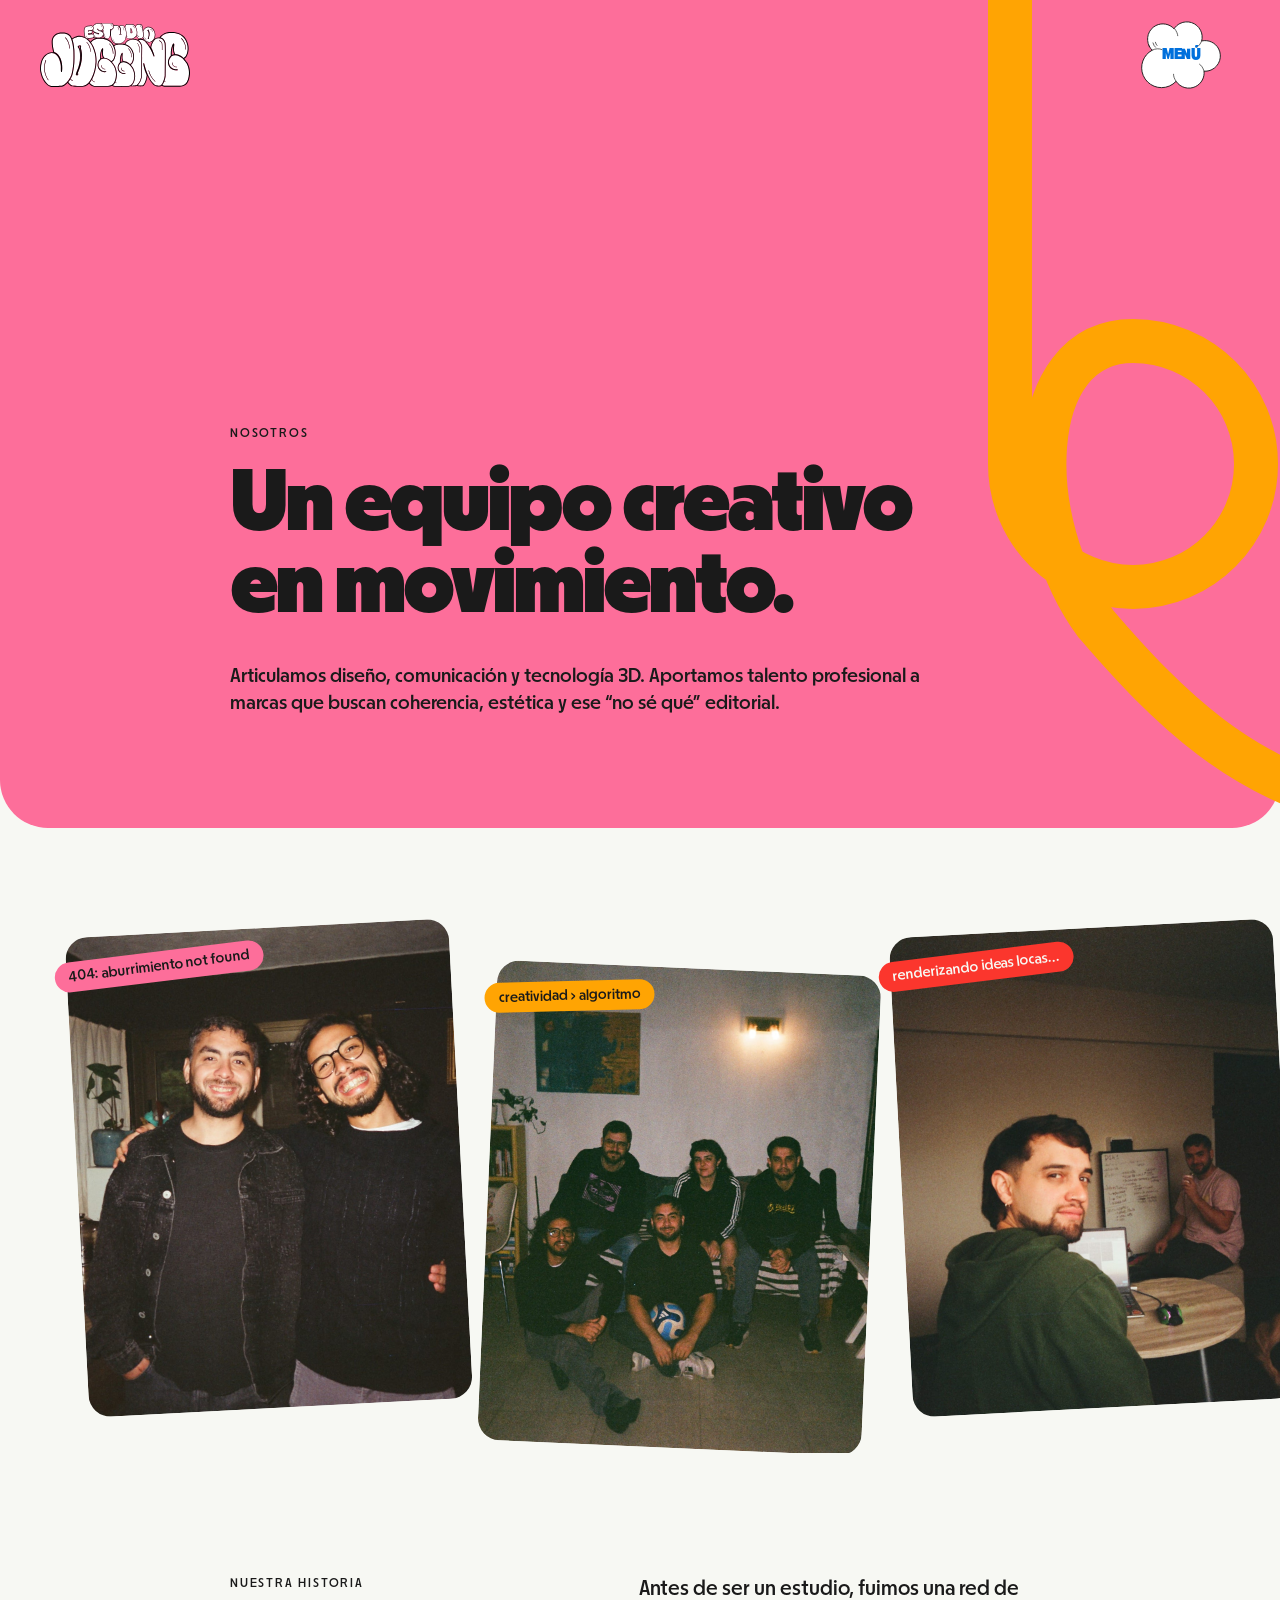
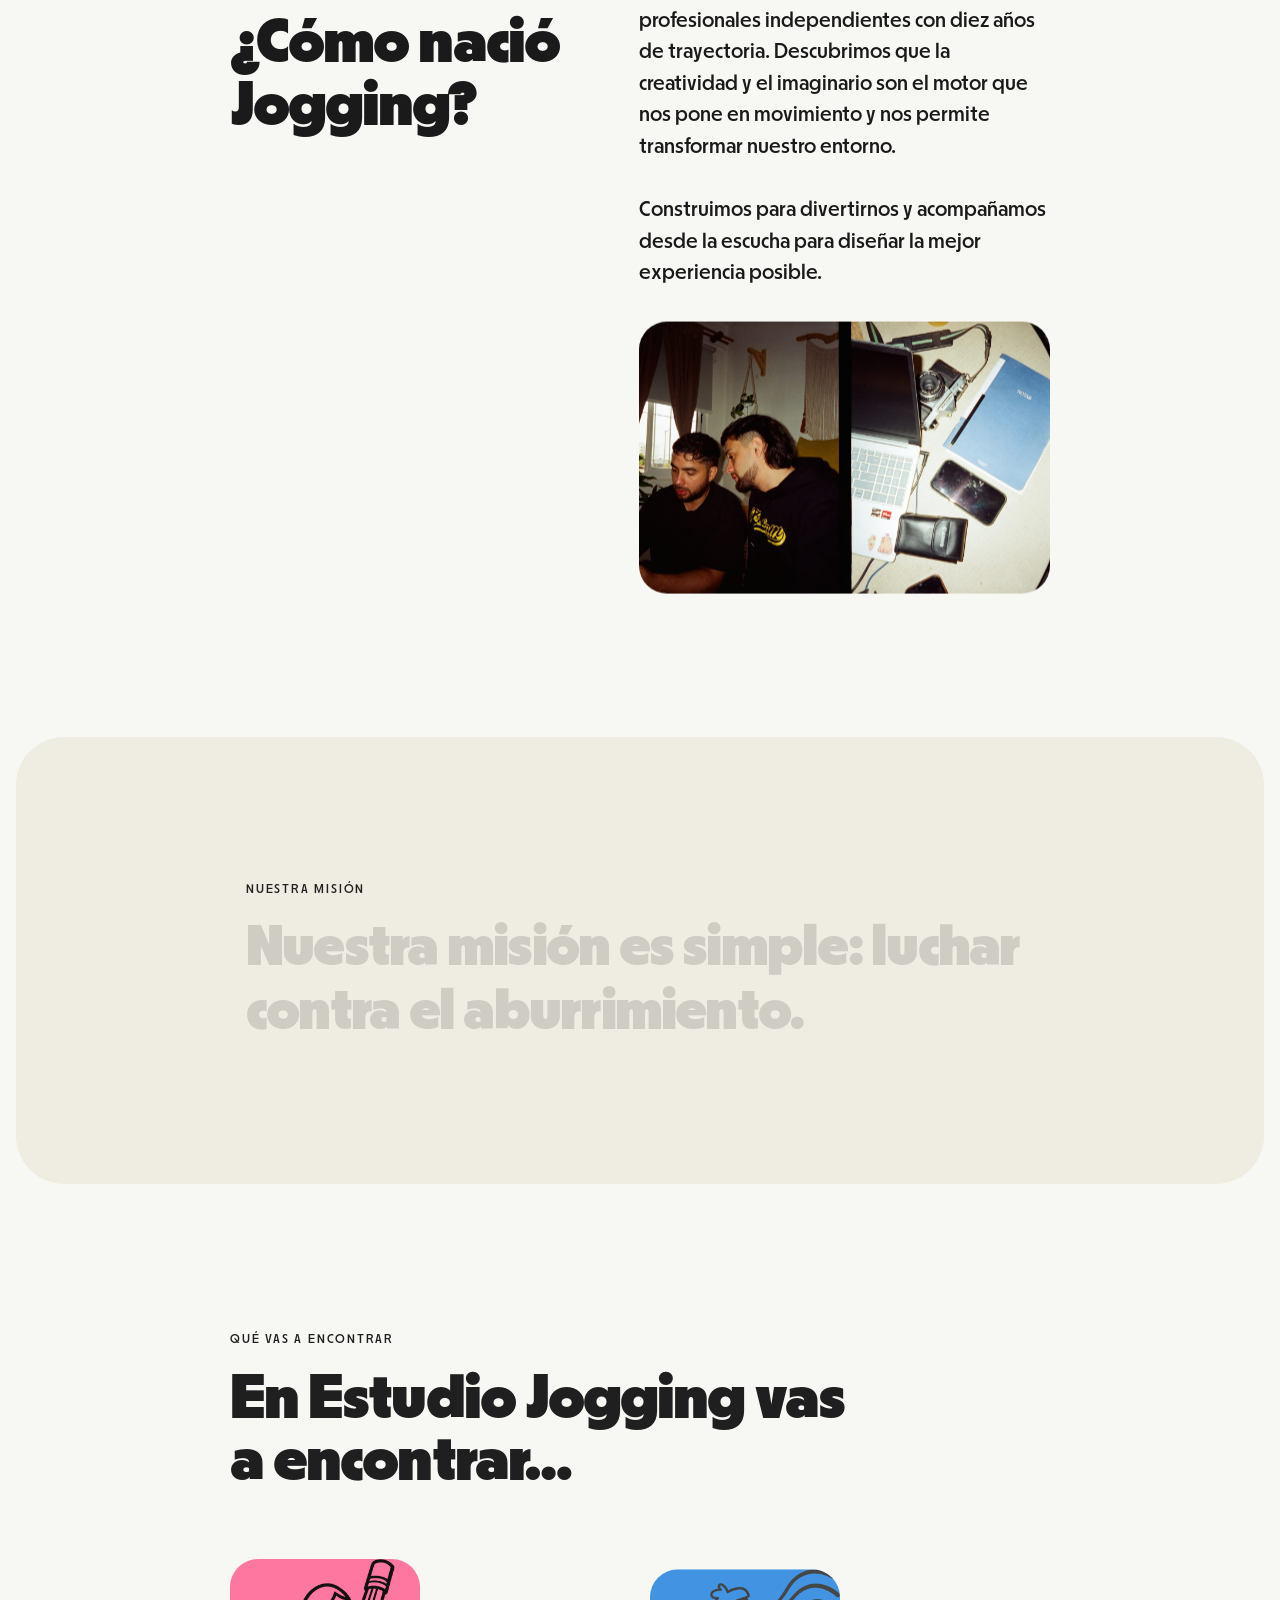
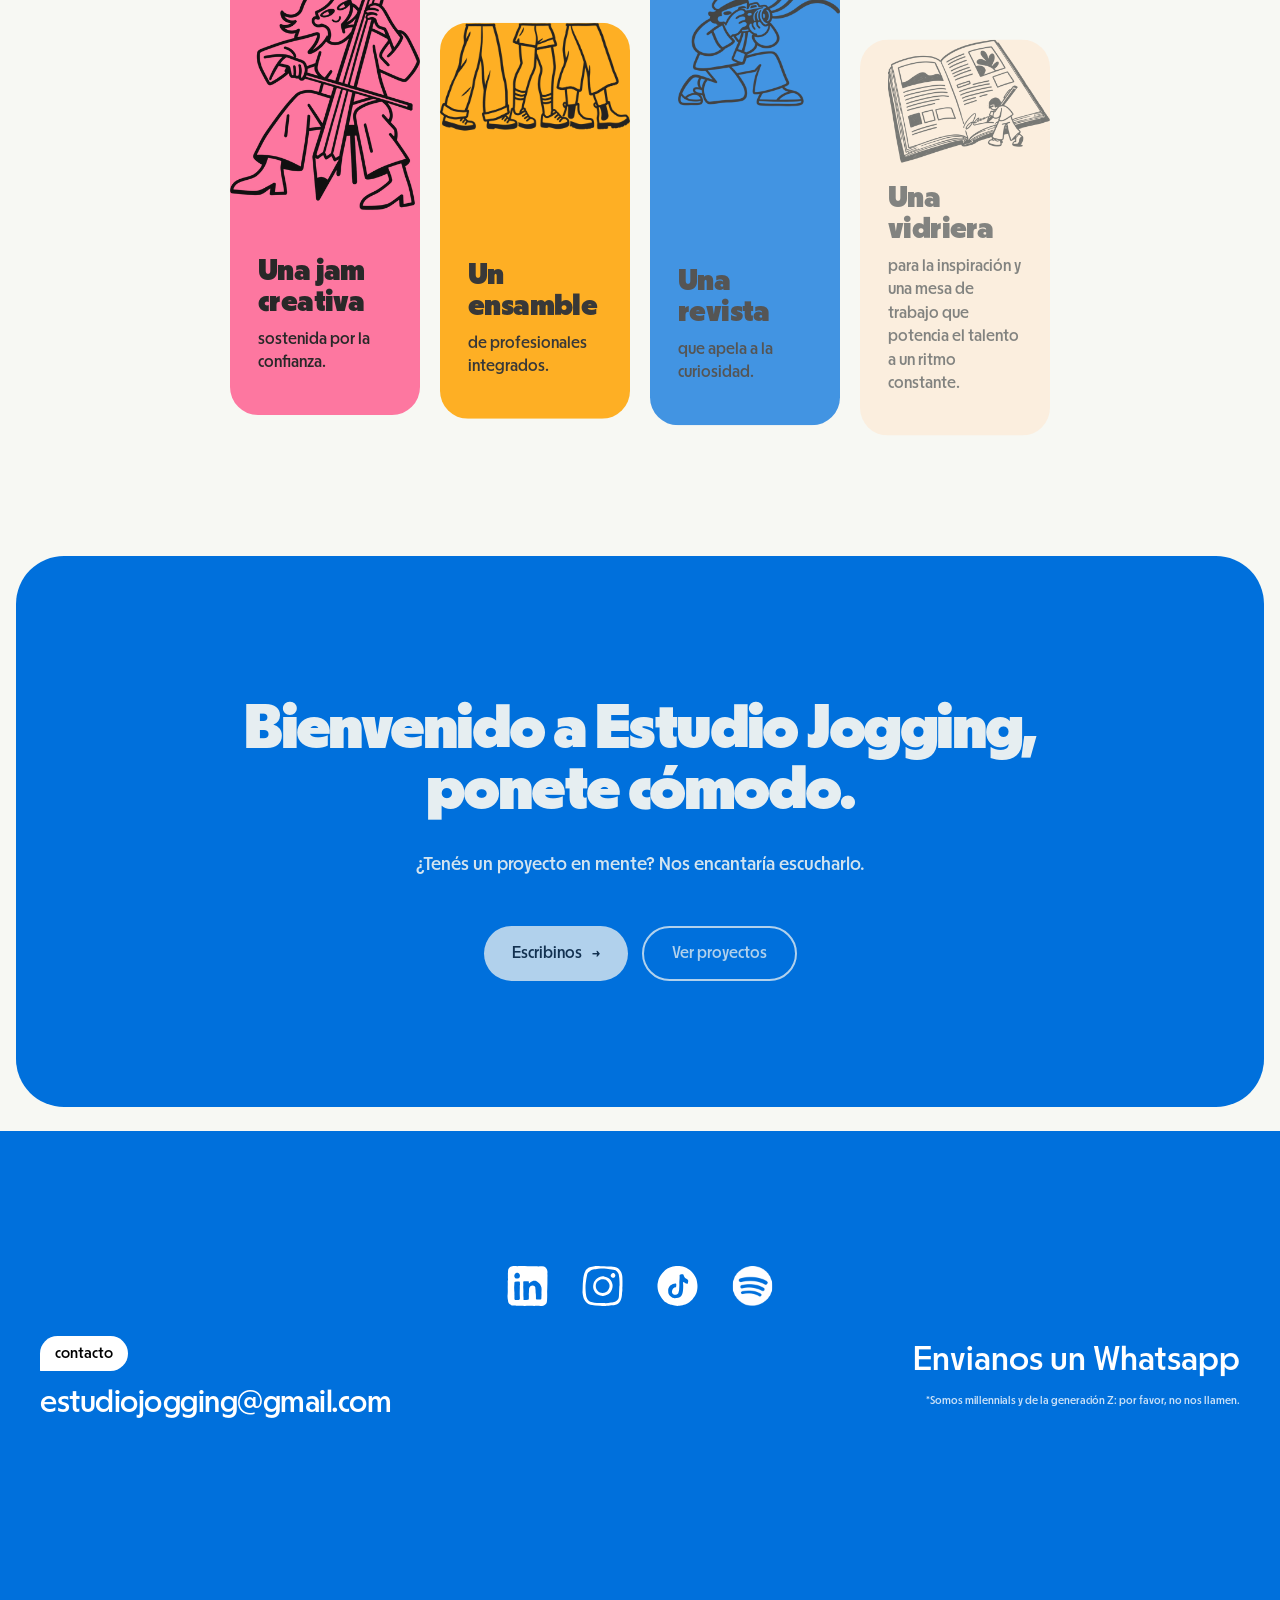
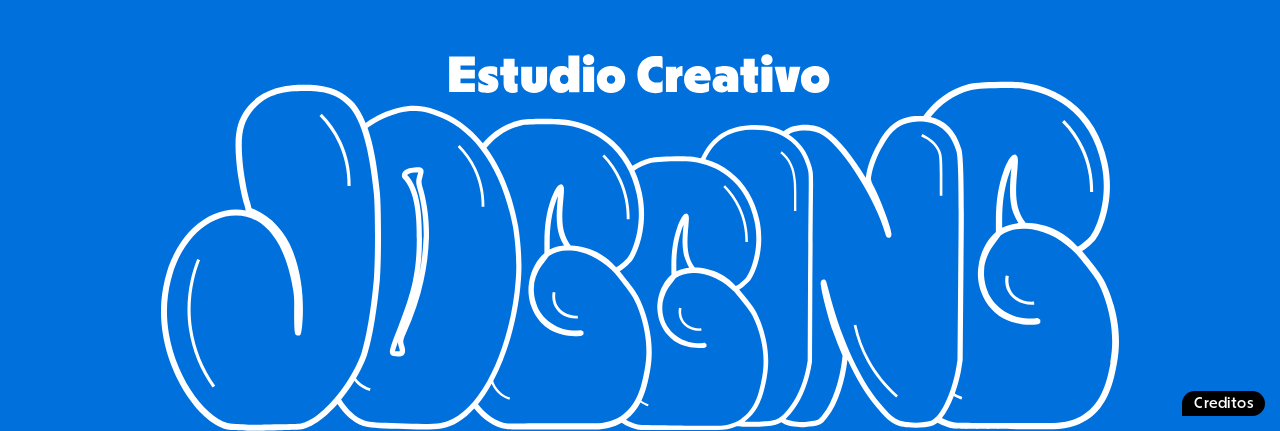
<file: nosotros.html>
<!DOCTYPE html><html lang="es"><head><meta charSet="utf-8"/><meta name="viewport" content="width=device-width, initial-scale=1"/><link rel="preload" as="image" href="/logo/Logo%20Estudio%20Jogging.svg"/><link rel="preload" as="image" href="/assets/Nubes/1nube-comic.svg"/><link rel="preload" as="image" href="/assets/Footer-Sticker SVG/footer-sticker-boom.svg"/><link rel="preload" as="image" href="/assets/VimeoHero SVG/smiley-face.svg"/><link rel="preload" as="image" href="/logo/Logo%20footer%20Jogging.svg"/><link rel="stylesheet" href="/_next/static/css/97ec6eb40619e312.css" data-precedence="next"/><link rel="preload" as="script" fetchPriority="low" href="/_next/static/chunks/webpack-4fbca7a2e4464ff6.js"/><script src="/_next/static/chunks/4bd1b696-5b2b1e7b5478d01a.js" async=""></script><script src="/_next/static/chunks/684-cfde107b9de9b596.js" async=""></script><script src="/_next/static/chunks/main-app-ea6a3e9a393dc346.js" async=""></script><script src="/_next/static/chunks/c15bf2b0-a2dc73281155e045.js" async=""></script><script src="/_next/static/chunks/10-b5f6df9802ed3741.js" async=""></script><script src="/_next/static/chunks/567-5dc2f1ef19723c6b.js" async=""></script><script src="/_next/static/chunks/373-2db8b50e8d17f074.js" async=""></script><script src="/_next/static/chunks/app/nosotros/page-b094146a236b5656.js" async=""></script><title>Nosotros — Estudio Jogging</title><meta name="description" content="Somos un equipo creativo en movimiento que articula diseño, comunicación y tecnología 3D."/><meta property="og:title" content="Estudio Jogging"/><meta property="og:description" content="Estudio creativo en movimiento: diseño, comunicación y tecnología 3D para marcas que buscan coherencia, estética y ese &quot;no sé qué&quot; editorial."/><meta property="og:url" content="https://andiflorentin.github.io"/><meta property="og:site_name" content="Estudio Jogging"/><meta property="og:locale" content="es_AR"/><meta property="og:image" content="https://andiflorentin.github.io/assets/Eimg_hero.png"/><meta property="og:type" content="website"/><meta name="twitter:card" content="summary_large_image"/><meta name="twitter:title" content="Estudio Jogging"/><meta name="twitter:description" content="Estudio creativo en movimiento: diseño, comunicación y tecnología 3D para marcas que buscan coherencia, estética y ese &quot;no sé qué&quot; editorial."/><meta name="twitter:image" content="https://andiflorentin.github.io/assets/Eimg_hero.png"/><link rel="icon" href="/logo/Isologo.svg"/><script src="/_next/static/chunks/polyfills-42372ed130431b0a.js" noModule=""></script></head><body><div class="cursor-bubble">click</div><header class="inner-header"><div class="nav-overlay"></div><nav class="navbar"><div class="nav-center" style="cursor:url(&#x27;/assets/Cursor SVG/cursor-pointer.svg&#x27;) 12 12, pointer"><a href="/" aria-label="Inicio"><img class="logo-truus" src="/logo/Logo%20Estudio%20Jogging.svg" alt="Jogging" height="40"/></a></div><div class="nav-left" style="cursor:url(&#x27;/assets/Cursor SVG/cursor-pointer.svg&#x27;) 12 12, pointer"><div class="nav-hover-trigger"><div class="logo-work-container"><img src="/assets/Nubes/1nube-comic.svg" width="60" height="55" class="nav-bar__work-blob-svg" alt="" aria-hidden="true"/><span class="logo-work-text">MENÚ</span></div><div class="nav-popout nav-work-box"><div class="nav-popout-inner"><a href="/nosotros" class="nav-work-item"><div class="nav-work-item__text"><span class="nav-work-badge badge-rosa">Nosotros</span><h4 class="nav-work-title">¿quiénes están detrás del estudio?</h4></div></a><a href="/proyectos" class="nav-work-item"><div class="nav-work-item__text"><span class="nav-work-badge badge-naranja">Proyectos</span><h4 class="nav-work-title">lo que creamos para otras marcas</h4></div></a><a href="/servicios" class="nav-work-item"><div class="nav-work-item__text"><span class="nav-work-badge badge-azul">Servicios</span><h4 class="nav-work-title">¿qué podemos hacer por tu marca?</h4></div></a><a href="#contacto" class="nav-work-item"><div class="nav-work-item__text"><span class="nav-work-badge badge-crema">Contacto</span><h4 class="nav-work-title">¿empezamos algo juntos?</h4></div></a><a href="https://wa.me/5493513091111" target="_blank" rel="noopener noreferrer" class="nav-work-btn"><span class="nav-work-btn__text">Hablemos</span></a></div></div></div></div></nav></header><main class="inner-page"><div class="run-line run-line--naranja" aria-hidden="true"><svg fill="none"><path></path></svg><div class="run-line__decos"></div></div><section class="inner-hero inner-hero--rosa"><div class="inner-hero__content wrap"><span class="inner-eyebrow" data-hero-in="true">Nosotros</span><h1 class="inner-hero__title" data-hero-in="true">Un equipo creativo <br/>en movimiento.</h1><p class="inner-hero__lead" data-hero-in="true">Articulamos diseño, comunicación y tecnología 3D. Aportamos talento profesional a marcas que buscan coherencia, estética y ese “no sé qué” editorial.</p></div></section><section class="photo-strip" aria-label="El equipo"><div class="photo-strip__track" data-drift="-18"><figure class="photo-card photo-card--a"><img src="/assets/Equipo/equipo-1.jpg" alt="Equipo de Estudio Jogging" loading="lazy"/><figcaption class="photo-card__tag badge-rosa">404: aburrimiento not found</figcaption></figure><figure class="photo-card photo-card--b"><img src="/assets/Equipo/nosotros-3.jpg" alt="Equipo de Estudio Jogging" loading="lazy"/><figcaption class="photo-card__tag badge-naranja">creatividad &gt; algoritmo</figcaption></figure><figure class="photo-card photo-card--a"><img src="/assets/Equipo/nosotros-5.jpg" alt="Equipo de Estudio Jogging" loading="lazy"/><figcaption class="photo-card__tag badge-rojo">renderizando ideas locas...</figcaption></figure><figure class="photo-card photo-card--b"><img src="/assets/Equipo/nosotros-6.jpg" alt="Equipo de Estudio Jogging" loading="lazy"/><figcaption class="photo-card__tag badge-azul">sin filtros</figcaption></figure></div></section><section class="wrap section"><div class="split"><div class="split__sticky" data-reveal="true"><span class="inner-eyebrow">Nuestra historia</span><h2 class="section-title">¿Cómo nació Jogging?</h2></div><div class="prose"><p data-reveal="true">Antes de ser un estudio, fuimos una red de profesionales independientes con diez años de trayectoria. Descubrimos que la creatividad y el imaginario son el motor que nos pone en movimiento y nos permite transformar nuestro entorno.</p><p data-reveal="true">Construimos para divertirnos y acompañamos desde la escucha para diseñar la mejor experiencia posible.</p><img src="/assets/Equipo/nosotros-4.jpg" alt="El equipo trabajando" class="prose__img" data-reveal="true" loading="lazy"/></div></div></section><section class="panel panel--cream"><div class="wrap"><span class="inner-eyebrow" data-reveal="true">Nuestra misión</span><p class="manifesto" data-words="true">Nuestra misión es simple: luchar contra el aburrimiento.</p></div></section><section class="wrap section"><div class="section-head" data-reveal="true"><span class="inner-eyebrow">Qué vas a encontrar</span><h2 class="section-title">En Estudio Jogging vas a encontrar…</h2></div><div class="find-grid"><article class="find-card find-card--rosa" data-reveal="true"><img src="/assets/ilus/jam-creativa-v3.webp" alt="" aria-hidden="true" class="find-card__ilu find-card__ilu--centro" loading="lazy"/><h3>Una jam creativa</h3><p>sostenida por la confianza.</p></article><article class="find-card find-card--naranja" data-reveal="true"><img src="/assets/ilus/un-ensamble-v5.webp" alt="" aria-hidden="true" class="find-card__ilu find-card__ilu--centro" loading="lazy"/><h3>Un ensamble</h3><p>de profesionales integrados.</p></article><article class="find-card find-card--azul" data-reveal="true"><img src="/assets/ilus/una-revista-v2.webp" alt="" aria-hidden="true" class="find-card__ilu" loading="lazy"/><h3>Una revista</h3><p>que apela a la curiosidad.</p></article><article class="find-card find-card--crema" data-reveal="true"><img src="/assets/ilus/una-vidriera-v2.webp" alt="" aria-hidden="true" class="find-card__ilu" loading="lazy"/><h3>Una vidriera</h3><p>para la inspiración y una mesa de trabajo que potencia el talento a un ritmo constante.</p></article></div></section><section class="inner-cta inner-cta--wide" data-nav-dark=""><img src="/assets/Footer-Sticker SVG/footer-sticker-boom.svg" alt="" aria-hidden="true" class="inner-cta__sticker inner-cta__sticker--a"/><img src="/assets/VimeoHero SVG/smiley-face.svg" alt="" aria-hidden="true" class="inner-cta__sticker inner-cta__sticker--b"/><h2 class="inner-cta__title" data-reveal="true">Bienvenido a Estudio Jogging,<br/>ponete cómodo.</h2><p class="inner-cta__text" data-reveal="true">¿Tenés un proyecto en mente? Nos encantaría escucharlo.</p><div class="inner-cta__actions" data-reveal="true"><a href="mailto:estudiojogging@gmail.com" class="pill-btn pill-btn--light">Escribinos <span aria-hidden="true">→</span></a><a href="/proyectos" class="pill-btn pill-btn--ghost">Ver proyectos</a></div></section></main><footer class="main-footer"><div class="footer-inner" id="contacto"><div class="footer-socials" id="footer-socials"><a href="https://www.linkedin.com/company/105711671/" target="_blank" rel="noopener noreferrer" class="single-social w-inline-block" aria-label="LinkedIn"><svg xmlns="http://www.w3.org/2000/svg" width="30" height="30" viewBox="0 0 40 40" fill="none" data-wiggle-target="" aria-hidden="true"><path d="M35.9969 11.5666C35.9721 11.0166 35.8451 10.4418 35.9164 9.88408C36.0248 9.1955 36.0031 8.51315 35.856 7.82457C35.5029 5.31796 33.4912 3.9003 31.0288 4.22901C29.4848 4.3365 27.9935 4.33494 26.4603 4.23212C25.0355 4.21654 23.6092 4.20875 22.1845 4.11528C21.5278 4.06855 20.8511 4.18695 20.213 4.17604C18.5869 4.09503 16.9299 4.00623 15.3007 4C14.2074 4.07634 13.1063 3.96417 12.0222 4.12775C10.5943 4.13553 9.13087 3.81617 7.73089 4.21966C5.8756 4.53902 4.31146 5.98317 4.46013 7.96166C4.47717 8.73593 4.34089 9.50084 4.30217 10.2735C4.37186 11.3469 4.32385 12.4234 4.32076 13.4952C4.33624 13.9049 4.40283 14.3162 4.39974 14.7259C4.39354 15.2992 4.12408 15.8289 4.16434 16.3991C4.26346 18.0115 4.23093 19.6379 4.17828 21.2596C4.19067 22.3315 4.25107 23.4064 4.22009 24.4689C4.25262 25.6404 4.08226 26.801 4.00018 27.9647C3.99399 29.1814 4.14421 30.4075 4.39664 31.5992C4.5004 32.2489 4.50969 32.9608 4.89066 33.5248C5.22517 34.0716 5.81366 34.4766 6.32471 34.8895C6.64838 35.1465 6.98134 35.4098 7.3778 35.5391C8.50522 35.7946 9.69768 35.5827 10.8437 35.7042C11.9804 35.8024 13.0985 35.8647 14.2383 35.8117C16.5799 35.98 18.9416 35.9161 21.294 35.8818C23.2283 35.8008 25.1703 36.0376 27.1045 35.8678C28.9227 35.846 30.7795 36.2168 32.5651 35.8039C33.7064 35.3646 34.9128 34.6246 35.3341 33.4017C35.5695 32.7131 35.6066 31.9778 35.6531 31.2565C35.7956 29.0334 35.8018 26.8166 35.7042 24.5982C35.8467 23.1073 35.7971 21.5852 35.8715 20.0835C36.0232 17.2512 35.8513 14.4097 36 11.5915V11.5619L35.9969 11.5666ZM9.43286 12.1227C9.42666 11.5681 9.50255 10.9948 9.82157 10.5353C10.4209 9.63793 11.7047 9.08177 12.651 9.64884C14.0928 10.339 14.3901 12.4951 13.289 13.5996C13.0459 13.8551 12.716 13.9657 12.366 13.9844C11.6846 13.9844 10.8421 14.2041 10.2691 13.7741C9.81693 13.3519 9.42821 12.7802 9.43286 12.1492V12.1212V12.1227ZM13.9936 18.7452C13.9782 18.9493 13.9209 19.1503 13.8775 19.3513C13.718 20.0944 13.8883 20.8624 13.8574 21.6164C13.7861 23.6292 13.7335 25.6544 13.8109 27.6703C13.8403 28.4149 13.8728 29.1658 13.8992 29.9105C13.9658 30.624 13.5848 31.1272 12.86 31.1926C12.0423 31.2752 11.22 31.2783 10.3961 31.1817C10.1886 31.1552 9.97024 31.0851 9.82931 30.9371C9.52578 30.6084 9.57069 30.0211 9.55985 29.5833C9.57688 28.7312 9.6187 27.8401 9.54127 26.9879C9.49945 26.5362 9.57998 26.089 9.56295 25.6373C9.40189 24.1417 9.37866 22.6259 9.3229 21.121C9.34613 20.1177 9.47003 19.1145 9.501 18.1081C9.55675 17.5675 9.40808 16.7013 10.057 16.5066C11.0961 16.3742 12.1415 16.4162 13.2255 16.3601C13.7613 16.3477 13.9472 16.6639 13.9038 17.2045C13.8465 17.7155 14.0076 18.2125 13.9967 18.7203V18.7484L13.9936 18.7452ZM31.1667 27.6111C31.097 28.3713 31.1403 29.1658 31.0877 29.9292C31.0877 30.3561 30.795 30.6957 30.366 30.7299C29.4074 30.8795 28.4395 30.7408 27.4514 30.7814C27.0689 30.8187 26.7561 30.691 26.7638 30.2501C26.7437 28.6112 26.8552 26.9568 26.5377 25.335C26.4634 24.9518 26.468 24.5639 26.4928 24.176C26.5439 23.3784 26.2884 22.5979 26.2698 21.808C26.2466 21.3422 26.2698 20.7923 25.957 20.4215C24.9984 19.5164 23.6371 19.2905 22.519 20.0492C20.9533 21.0088 21.3126 23.1182 21.1624 24.6994C21.1701 25.2743 21.0617 25.8336 21.0183 26.4006C21.1747 27.7264 21.0369 29.1082 21.0648 30.4402C21.0849 30.853 20.7411 31.0555 20.3663 31.0524C19.3752 31.1256 18.4243 31.2004 17.4673 31.269C17.3031 31.2783 17.1126 31.2643 16.9856 31.1771C16.8432 31.0883 16.7998 30.8686 16.8075 30.6848C16.8199 30.3358 16.8633 29.9697 16.8463 29.6098C16.7162 28.0909 16.6233 26.5844 16.7146 25.0515C16.7502 23.6074 16.6914 22.1601 16.5737 20.7222C16.7162 19.4151 16.6279 18.0909 16.5814 16.773C16.5706 16.3944 16.8122 16.2137 17.1544 16.1919C18.333 16.061 20.0938 16.1124 20.9858 16.3041C21.5139 16.4022 21.1004 16.8244 21.0462 17.2918C21.0354 17.3821 21.0307 17.4834 21.0431 17.5706C21.0725 17.904 21.3343 17.9492 21.5557 17.7389C22.1922 17.0908 22.9325 16.4131 23.8229 16.1265C25.2601 15.6124 26.959 15.6389 28.1127 16.7574C29.7249 17.9352 29.8735 18.1221 30.7067 19.9666C31.3246 21.1475 31.3355 22.4623 31.2023 23.746C31.1729 24.3785 31.1883 25.0297 31.145 25.6747C31.1465 26.3305 31.3091 26.9412 31.1744 27.5799L31.1713 27.6095L31.1667 27.6111Z" fill="currentColor"/></svg></a><a href="https://www.instagram.com/estudiojogging" target="_blank" rel="noopener noreferrer" class="single-social w-inline-block" aria-label="Instagram"><svg xmlns="http://www.w3.org/2000/svg" width="30" height="30" viewBox="0 0 40 40" fill="none" data-wiggle-target="" aria-hidden="true"><path d="M35.9653 20.2209C35.9393 17.6695 36.1018 15.1165 35.8873 12.5586C35.7589 10.8912 35.2828 9.24659 34.3662 7.94651C33.3083 6.48229 31.714 5.09445 29.8338 4.89131C28.719 4.7808 27.7 4.3274 26.5511 4.42165C26.0603 4.4444 25.5776 4.38103 25.0933 4.31765C24.5099 4.26077 23.8973 4.38265 23.3009 4.32902C21.6644 4.22989 20.0263 4.0625 18.3882 4.14213C17.5285 4.01538 16.6525 4.04625 15.7896 4.01538C15.3557 3.98937 14.9202 3.991 14.4895 4.0625C13.2171 4.27539 11.9397 4.51591 10.6673 4.74992C10.1326 4.84906 9.58821 4.97256 9.1023 5.21958C8.34663 5.60961 7.75509 6.27427 7.10017 6.81056C6.78165 7.0982 6.56389 7.46873 6.40463 7.862C6.08123 8.64368 5.6327 9.37823 5.39056 10.1973C5.15329 11.2195 4.80227 12.2205 4.70152 13.2622C4.39275 16.6343 4.00922 19.9983 4.08397 23.3915C4.09535 23.9733 3.98809 24.5551 4.0011 25.1271C4.09698 26.3622 4.38137 27.5859 4.62839 28.7999C4.78277 29.5328 5.03466 30.2446 5.40844 30.8946C6.48263 32.6904 8.01023 34.7851 10.313 34.946C12.9116 35.1947 15.4776 35.7456 18.0891 35.8626C19.5891 35.9016 21.094 36.1697 22.6021 35.9812C23.01 35.9341 23.4162 35.8821 23.8274 35.8626C24.2223 35.8366 24.5652 35.874 24.9113 35.8447C25.5988 35.7764 26.2764 35.5408 26.9622 35.4677C28.3907 35.4027 29.8468 35.2759 31.168 34.7299C33.0629 34.1156 34.0396 32.8805 34.701 31.0506C35.4274 29.2842 35.611 27.3779 35.6452 25.4798C35.7167 24.7469 35.9101 24.0221 35.9279 23.281C35.9588 22.7203 35.8304 22.1564 35.8499 21.6088C35.8629 21.1554 35.9686 20.7052 35.9637 20.2518V20.2209H35.9653ZM33.6642 19.3304C33.5163 20.0584 33.3911 20.7231 33.4301 21.4788C33.2221 23.3704 33.3993 25.2961 33.1913 27.1829C33.1458 28.6114 33.0531 30.2153 31.9594 31.27C31.3858 31.8356 30.7698 32.4011 30.0304 32.6579C29.5543 32.8383 29.0391 32.8789 28.5353 32.9276C27.9633 32.9861 27.4091 33.1308 26.842 33.2153C25.0121 33.4948 23.1822 33.8426 21.3247 33.6541C20.0506 33.6151 18.7749 33.6004 17.5009 33.5501C16.1731 33.4948 14.8536 33.4298 13.5307 33.3274C12.3964 33.2299 11.2361 33.1665 10.2041 32.6757C7.34719 31.3107 6.80603 27.8443 6.58176 25.0101C6.429 22.5416 6.26974 20.0227 6.61264 17.572C6.89703 15.2107 7.20255 12.8543 7.78434 10.5369C8.07361 9.36035 9.04867 8.66481 9.99774 7.98226C10.7307 7.44273 11.5676 7.08358 12.424 6.79918C13.0887 6.52941 13.8249 6.58142 14.5188 6.50341C15.8579 6.25477 17.2165 6.10689 18.5783 6.07764C20.1205 6.06139 21.6676 6.07764 23.2034 6.20602C25.0316 6.43028 26.842 6.75368 28.68 6.91782C29.8939 7.01857 31.0786 7.4931 31.8002 8.52667C32.2828 9.17346 32.7183 9.86413 32.9556 10.6312C33.1246 11.135 33.1197 11.6843 33.1994 12.2108C33.4854 13.2899 33.4838 14.4031 33.5455 15.5114C33.6918 16.3272 33.5797 17.143 33.6203 17.962C33.6495 18.4073 33.7113 18.8575 33.6674 19.3028L33.6642 19.3336V19.3304Z" fill="currentColor"/><path d="M27.7674 17.988C27.3595 16.1712 26.1066 14.6907 24.6391 13.6392C23.7875 13.0591 22.7751 12.6853 21.7318 12.5114C21.2166 12.4253 20.721 12.2482 20.2318 12.253C18.4442 12.3505 16.7622 13.0851 15.3695 14.1934C14.8722 14.5542 14.5147 15.0271 14.1393 15.5146C13.8581 15.8673 13.5607 16.2215 13.356 16.6148C13.0358 17.2145 12.8717 17.8791 12.7384 18.5406C12.5792 19.3174 12.4427 20.1445 12.5174 20.9408C12.7628 23.5703 14.6723 26.2419 17.1246 27.2771C17.8039 27.6103 18.4621 27.8199 19.1999 27.8345C20.7242 28.1547 22.3184 27.9451 23.6413 27.0935C24.4587 26.567 25.3509 26.0876 26.0204 25.366C27.3238 23.8839 28.0144 22.0882 28.0924 20.0649C28.1705 19.345 27.9982 18.721 27.7772 18.0189L27.769 17.9864L27.7674 17.988ZM25.4711 21.2854C25.073 22.54 24.1434 24.2366 22.9311 24.872C22.034 25.3091 21.0249 25.5171 20.0384 25.6407C19.1527 25.6195 18.1874 25.5009 17.4626 25.0264C17.1831 24.8411 16.9296 24.6217 16.6761 24.4007C14.5407 22.7382 14.084 19.6066 15.2752 17.2681C15.493 16.8098 15.8635 16.4539 16.273 16.163C17.2205 15.4756 18.1809 14.8532 19.3201 14.6647C20.1619 14.5038 20.9907 14.7589 21.826 14.8597C23.053 15.0433 23.8217 15.929 24.514 16.857C25.4663 18.0579 25.9083 19.7643 25.4809 21.2561L25.4728 21.287L25.4711 21.2854Z" fill="currentColor"/><path d="M30.2261 11.8094C29.8621 13.3451 28.991 13.766 27.5382 13.1468C26.4754 12.708 26.2137 11.4583 26.971 10.6149C27.4846 10.0396 28.2012 9.35057 29.0414 9.69835C29.2705 9.80885 29.4412 10.0006 29.6281 10.1696C30.1058 10.5759 30.4292 11.1414 30.2326 11.7769L30.2245 11.8077L30.2261 11.8094Z" fill="currentColor"/></svg></a><a href="https://www.tiktok.com/@estudiojogging" target="_blank" rel="noopener noreferrer" class="single-social w-inline-block" aria-label="TikTok"><svg xmlns="http://www.w3.org/2000/svg" width="30" height="30" viewBox="0 0 40 40" fill="none" data-wiggle-target="" aria-hidden="true"><path d="M35.7673 17.7056C35.5701 16.7041 35.4805 15.6928 35.2035 14.7093C34.9706 13.9378 34.6056 13.2315 34.2195 12.5366C33.5922 11.3378 32.7581 10.2775 31.8962 9.22711C31.2087 8.3773 30.4299 7.59599 29.5322 6.96965C27.8932 5.91758 26.1075 5.03189 24.2519 4.4349C23.302 4.17392 22.3277 4.03038 21.3404 4.04996C20.4753 4.04506 19.6102 3.9733 18.7483 4.01081C17.049 4.05975 15.4019 4.61922 13.8166 5.16074C12.51 5.59951 11.363 6.38082 10.26 7.19148C9.825 7.50628 9.50404 7.9369 9.12769 8.31531C7.22801 10.0394 5.69979 12.2332 4.89495 14.6848C4.6082 15.6194 4.47135 16.572 4.19763 17.5115C4.051 18.0057 3.99398 18.5147 4.0005 19.0285C4.00701 20.1311 3.97117 21.2011 4.15202 22.2874C4.49253 24.9608 5.62973 27.2362 7.15632 29.3844C7.60599 30.0221 8.15504 30.5718 8.61774 31.1982C8.97128 31.6794 9.35741 32.154 9.84455 32.5047C10.304 32.857 10.8351 33.0479 11.3386 33.3431C11.899 33.6693 12.3976 34.1081 13.0069 34.3185C13.4468 34.4653 13.8769 34.6349 14.2858 34.8551C15.3237 35.382 16.5407 35.3624 17.6502 35.6805C18.9389 36.0181 20.2521 36.0899 21.5441 35.8876C22.3799 35.8061 23.2271 35.7637 24.0172 35.457C24.7048 35.1667 25.4835 35.1145 26.176 34.8682C26.4643 34.7605 26.7283 34.6039 26.9906 34.4441C27.8117 33.9319 28.7062 33.529 29.4638 32.9043C30.3468 32.141 31.2413 31.4102 32.0624 30.5718C32.5381 30.0303 32.8069 29.3469 33.3576 28.8641C34.0191 28.1072 34.3205 27.1188 34.8419 26.269C35.2785 25.4208 35.4414 24.4715 35.6402 23.5026C36.0605 21.5632 36.1224 19.7331 35.7738 17.7382L35.7689 17.7056H35.7673ZM28.4602 16.8591C28.3103 17.2326 28.4227 17.8459 28.1425 18.1085C27.204 18.575 25.9984 17.6159 25.2669 17.0467C24.8009 16.6405 24.4571 16.9178 24.4213 17.4805C24.3936 17.7823 24.4474 18.0857 24.4848 18.3874C24.6152 19.3155 24.5793 20.2551 24.5419 21.188C24.4278 23.9071 24.3105 27.4254 21.7282 29.0109C21.0227 29.4284 20.2097 29.5866 19.4049 29.6796C18.5805 29.8329 17.7887 29.8982 16.9887 29.6258C14.3966 29.0386 12.3633 26.7795 12.5784 24.0262C12.5572 23.4031 12.4513 22.7376 12.668 22.1439C13.0981 21.1587 13.6227 20.1833 14.4357 19.4297C15.5518 18.6158 16.8698 17.965 18.2775 17.9372C18.8086 17.9063 19.0676 18.3401 19.0367 18.8246C19.0236 19.3563 19.0106 19.8815 18.9471 20.4019C18.8118 21.1815 17.7968 21.1375 17.2347 21.4849C15.9118 22.139 15.1053 24.7439 15.9607 25.9786C17.0164 27.4287 19.4277 27.2134 20.4997 25.9036C20.648 25.6883 20.7295 25.4273 20.8077 25.1794C21.052 24.3687 21.3714 23.5662 21.3534 22.6985C21.342 22.2532 21.3241 21.8095 21.3925 21.3675C21.6125 19.8962 21.4691 18.4266 21.4561 16.952C21.4561 15.8021 21.6532 14.6522 21.6891 13.5039C21.7102 12.8808 21.6793 12.2642 21.6565 11.6346C21.6418 11.359 21.6923 11.0442 21.9807 10.9332C22.6943 10.7669 23.5659 10.594 24.317 10.6674C24.8221 10.7636 24.9149 11.359 25.0665 11.7798C26.0326 14.9197 29.397 14.078 28.4683 16.8297L28.4602 16.8607V16.8591Z" fill="currentColor"/></svg></a><a href="https://open.spotify.com/user/luprior?si=7eTq3ZZzTN258uYBUUpZNw" target="_blank" rel="noopener noreferrer" class="single-social w-inline-block" aria-label="Spotify"><span class="social-mask" data-wiggle-target="" style="-webkit-mask-image:url(/assets/spotify-icon.png);mask-image:url(/assets/spotify-icon.png)" aria-hidden="true"></span></a></div><div class="footer-top"><div class="footer-column"><div class="footer-contact-group footer-contact-group--left"><span class="footer-badge">contacto</span><a href="mailto:estudiojogging@gmail.com" class="footer-email">estudiojogging@gmail.com</a></div><div class="footer-contact-group footer-contact-group--right"><a href="https://wa.me/5493513091111" target="_blank" rel="noopener noreferrer" class="footer-whatsapp">Envianos un Whatsapp</a><p class="footer-note">*Somos millennials y de la generación Z:<!-- --> <br class="footer-note__br"/>por favor, no nos llamen.</p></div></div></div><div class="footer-bottom"><div class="footer-big-text"><img src="/logo/Logo%20footer%20Jogging.svg" alt="Jogging" class="footer-logo__svg"/></div><div class="footer-bottom-row"><div></div><div class="footer-credits-wrapper"><div class="credits-box"><div class="credits-content"><div class="credits-item credit-wiggle"><div class="overflow-wrapper"><span class="credits-label">Diseño y desarrollo</span></div><div class="overflow-wrapper"><a href="#" class="credits-name" data-wiggle-target="true">Florentin</a></div></div><div class="credits-item credit-wiggle"><div class="overflow-wrapper"><span class="credits-label">Ilustración</span></div><div class="overflow-wrapper"><a href="#" class="credits-name" data-wiggle-target="true">Mica</a></div></div></div></div><a href="#" class="footer-credits">Creditos</a></div></div></div></div></footer><script src="/_next/static/chunks/webpack-4fbca7a2e4464ff6.js" async=""></script><script>(self.__next_f=self.__next_f||[]).push([0])</script><script>self.__next_f.push([1,"1:\"$Sreact.fragment\"\n2:I[7555,[],\"\"]\n3:I[1295,[],\"\"]\n4:I[9616,[\"592\",\"static/chunks/c15bf2b0-a2dc73281155e045.js\",\"10\",\"static/chunks/10-b5f6df9802ed3741.js\",\"567\",\"static/chunks/567-5dc2f1ef19723c6b.js\",\"373\",\"static/chunks/373-2db8b50e8d17f074.js\",\"654\",\"static/chunks/app/nosotros/page-b094146a236b5656.js\"],\"default\"]\n5:I[461,[\"592\",\"static/chunks/c15bf2b0-a2dc73281155e045.js\",\"10\",\"static/chunks/10-b5f6df9802ed3741.js\",\"567\",\"static/chunks/567-5dc2f1ef19723c6b.js\",\"373\",\"static/chunks/373-2db8b50e8d17f074.js\",\"654\",\"static/chunks/app/nosotros/page-b094146a236b5656.js\"],\"default\"]\n6:I[3701,[\"592\",\"static/chunks/c15bf2b0-a2dc73281155e045.js\",\"10\",\"static/chunks/10-b5f6df9802ed3741.js\",\"567\",\"static/chunks/567-5dc2f1ef19723c6b.js\",\"373\",\"static/chunks/373-2db8b50e8d17f074.js\",\"654\",\"static/chunks/app/nosotros/page-b094146a236b5656.js\"],\"default\"]\n7:I[995,[\"592\",\"static/chunks/c15bf2b0-a2dc73281155e045.js\",\"10\",\"static/chunks/10-b5f6df9802ed3741.js\",\"567\",\"static/chunks/567-5dc2f1ef19723c6b.js\",\"373\",\"static/chunks/373-2db8b50e8d17f074.js\",\"654\",\"static/chunks/app/nosotros/page-b094146a236b5656.js\"],\"default\"]\n8:I[5373,[\"592\",\"static/chunks/c15bf2b0-a2dc73281155e045.js\",\"10\",\"static/chunks/10-b5f6df9802ed3741.js\",\"567\",\"static/chunks/567-5dc2f1ef19723c6b.js\",\"373\",\"static/chunks/373-2db8b50e8d17f074.js\",\"654\",\"static/chunks/app/nosotros/page-b094146a236b5656.js\"],\"default\"]\n9:I[2936,[\"592\",\"static/chunks/c15bf2b0-a2dc73281155e045.js\",\"10\",\"static/chunks/10-b5f6df9802ed3741.js\",\"567\",\"static/chunks/567-5dc2f1ef19723c6b.js\",\"373\",\"static/chunks/373-2db8b50e8d17f074.js\",\"654\",\"static/chunks/app/nosotros/page-b094146a236b5656.js\"],\"default\"]\na:I[9665,[],\"OutletBoundary\"]\nd:I[9665,[],\"ViewportBoundary\"]\nf:I[9665,[],\"MetadataBoundary\"]\n11:I[6614,[],\"\"]\n:HL[\"/_next/static/css/97ec6eb40619e312.css\",\"style\"]\n"])</script><script>self.__next_f.push([1,"0:{\"P\":null,\"b\":\"tNubZ82Tk8Jbb1uHswJCd\",\"p\":\"\",\"c\":[\"\",\"nosotros\"],\"i\":false,\"f\":[[[\"\",{\"children\":[\"nosotros\",{\"children\":[\"__PAGE__\",{}]}]},\"$undefined\",\"$undefined\",true],[\"\",[\"$\",\"$1\",\"c\",{\"children\":[[[\"$\",\"link\",\"0\",{\"rel\":\"stylesheet\",\"href\":\"/_next/static/css/97ec6eb40619e312.css\",\"precedence\":\"next\",\"crossOrigin\":\"$undefined\",\"nonce\":\"$undefined\"}]],[\"$\",\"html\",null,{\"lang\":\"es\",\"children\":[\"$\",\"body\",null,{\"children\":[\"$\",\"$L2\",null,{\"parallelRouterKey\":\"children\",\"error\":\"$undefined\",\"errorStyles\":\"$undefined\",\"errorScripts\":\"$undefined\",\"template\":[\"$\",\"$L3\",null,{}],\"templateStyles\":\"$undefined\",\"templateScripts\":\"$undefined\",\"notFound\":[[[\"$\",\"title\",null,{\"children\":\"404: This page could not be found.\"}],[\"$\",\"div\",null,{\"style\":{\"fontFamily\":\"system-ui,\\\"Segoe UI\\\",Roboto,Helvetica,Arial,sans-serif,\\\"Apple Color Emoji\\\",\\\"Segoe UI Emoji\\\"\",\"height\":\"100vh\",\"textAlign\":\"center\",\"display\":\"flex\",\"flexDirection\":\"column\",\"alignItems\":\"center\",\"justifyContent\":\"center\"},\"children\":[\"$\",\"div\",null,{\"children\":[[\"$\",\"style\",null,{\"dangerouslySetInnerHTML\":{\"__html\":\"body{color:#000;background:#fff;margin:0}.next-error-h1{border-right:1px solid rgba(0,0,0,.3)}@media (prefers-color-scheme:dark){body{color:#fff;background:#000}.next-error-h1{border-right:1px solid rgba(255,255,255,.3)}}\"}}],[\"$\",\"h1\",null,{\"className\":\"next-error-h1\",\"style\":{\"display\":\"inline-block\",\"margin\":\"0 20px 0 0\",\"padding\":\"0 23px 0 0\",\"fontSize\":24,\"fontWeight\":500,\"verticalAlign\":\"top\",\"lineHeight\":\"49px\"},\"children\":404}],[\"$\",\"div\",null,{\"style\":{\"display\":\"inline-block\"},\"children\":[\"$\",\"h2\",null,{\"style\":{\"fontSize\":14,\"fontWeight\":400,\"lineHeight\":\"49px\",\"margin\":0},\"children\":\"This page could not be found.\"}]}]]}]}]],[]],\"forbidden\":\"$undefined\",\"unauthorized\":\"$undefined\"}]}]}]]}],{\"children\":[\"nosotros\",[\"$\",\"$1\",\"c\",{\"children\":[null,[\"$\",\"$L2\",null,{\"parallelRouterKey\":\"children\",\"error\":\"$undefined\",\"errorStyles\":\"$undefined\",\"errorScripts\":\"$undefined\",\"template\":[\"$\",\"$L3\",null,{}],\"templateStyles\":\"$undefined\",\"templateScripts\":\"$undefined\",\"notFound\":\"$undefined\",\"forbidden\":\"$undefined\",\"unauthorized\":\"$undefined\"}]]}],{\"children\":[\"__PAGE__\",[\"$\",\"$1\",\"c\",{\"children\":[[[\"$\",\"$L4\",null,{}],[\"$\",\"$L5\",null,{}],[\"$\",\"$L6\",null,{}],[\"$\",\"header\",null,{\"className\":\"inner-header\",\"children\":[\"$\",\"$L7\",null,{}]}],[\"$\",\"main\",null,{\"className\":\"inner-page\",\"children\":[[\"$\",\"$L8\",null,{\"color\":\"naranja\",\"shape\":\"arriba\",\"heroDecos\":[{\"src\":\"/assets/Footer-Sticker SVG/footer-sticker-hands.svg\",\"w\":120,\"fx\":0.93,\"fy\":0.72}],\"start\":2}],[\"$\",\"section\",null,{\"className\":\"inner-hero inner-hero--rosa\",\"children\":[\"$\",\"div\",null,{\"className\":\"inner-hero__content wrap\",\"children\":[[\"$\",\"span\",null,{\"className\":\"inner-eyebrow\",\"data-hero-in\":true,\"children\":\"Nosotros\"}],[\"$\",\"h1\",null,{\"className\":\"inner-hero__title\",\"data-hero-in\":true,\"children\":[\"Un equipo creativo \",[\"$\",\"br\",null,{}],\"en movimiento.\"]}],[\"$\",\"p\",null,{\"className\":\"inner-hero__lead\",\"data-hero-in\":true,\"children\":\"Articulamos diseño, comunicación y tecnología 3D. Aportamos talento profesional a marcas que buscan coherencia, estética y ese “no sé qué” editorial.\"}],\"$undefined\"]}]}],[\"$\",\"section\",null,{\"className\":\"photo-strip\",\"aria-label\":\"El equipo\",\"children\":[\"$\",\"div\",null,{\"className\":\"photo-strip__track\",\"data-drift\":\"-18\",\"children\":[[\"$\",\"figure\",\"/assets/Equipo/equipo-1.jpg\",{\"className\":\"photo-card photo-card--a\",\"children\":[[\"$\",\"img\",null,{\"src\":\"/assets/Equipo/equipo-1.jpg\",\"alt\":\"Equipo de Estudio Jogging\",\"loading\":\"lazy\"}],[\"$\",\"figcaption\",null,{\"className\":\"photo-card__tag badge-rosa\",\"children\":\"404: aburrimiento not found\"}]]}],[\"$\",\"figure\",\"/assets/Equipo/nosotros-3.jpg\",{\"className\":\"photo-card photo-card--b\",\"children\":[[\"$\",\"img\",null,{\"src\":\"/assets/Equipo/nosotros-3.jpg\",\"alt\":\"Equipo de Estudio Jogging\",\"loading\":\"lazy\"}],[\"$\",\"figcaption\",null,{\"className\":\"photo-card__tag badge-naranja\",\"children\":\"creatividad \u003e algoritmo\"}]]}],[\"$\",\"figure\",\"/assets/Equipo/nosotros-5.jpg\",{\"className\":\"photo-card photo-card--a\",\"children\":[[\"$\",\"img\",null,{\"src\":\"/assets/Equipo/nosotros-5.jpg\",\"alt\":\"Equipo de Estudio Jogging\",\"loading\":\"lazy\"}],[\"$\",\"figcaption\",null,{\"className\":\"photo-card__tag badge-rojo\",\"children\":\"renderizando ideas locas...\"}]]}],[\"$\",\"figure\",\"/assets/Equipo/nosotros-6.jpg\",{\"className\":\"photo-card photo-card--b\",\"children\":[[\"$\",\"img\",null,{\"src\":\"/assets/Equipo/nosotros-6.jpg\",\"alt\":\"Equipo de Estudio Jogging\",\"loading\":\"lazy\"}],[\"$\",\"figcaption\",null,{\"className\":\"photo-card__tag badge-azul\",\"children\":\"sin filtros\"}]]}]]}]}],[\"$\",\"section\",null,{\"className\":\"wrap section\",\"children\":[\"$\",\"div\",null,{\"className\":\"split\",\"children\":[[\"$\",\"div\",null,{\"className\":\"split__sticky\",\"data-reveal\":true,\"children\":[[\"$\",\"span\",null,{\"className\":\"inner-eyebrow\",\"children\":\"Nuestra historia\"}],[\"$\",\"h2\",null,{\"className\":\"section-title\",\"children\":\"¿Cómo nació Jogging?\"}]]}],[\"$\",\"div\",null,{\"className\":\"prose\",\"children\":[[\"$\",\"p\",null,{\"data-reveal\":true,\"children\":\"Antes de ser un estudio, fuimos una red de profesionales independientes con diez años de trayectoria. Descubrimos que la creatividad y el imaginario son el motor que nos pone en movimiento y nos permite transformar nuestro entorno.\"}],[\"$\",\"p\",null,{\"data-reveal\":true,\"children\":\"Construimos para divertirnos y acompañamos desde la escucha para diseñar la mejor experiencia posible.\"}],[\"$\",\"img\",null,{\"src\":\"/assets/Equipo/nosotros-4.jpg\",\"alt\":\"El equipo trabajando\",\"className\":\"prose__img\",\"data-reveal\":true,\"loading\":\"lazy\"}]]}]]}]}],[\"$\",\"section\",null,{\"className\":\"panel panel--cream\",\"children\":[\"$\",\"div\",null,{\"className\":\"wrap\",\"children\":[[\"$\",\"span\",null,{\"className\":\"inner-eyebrow\",\"data-reveal\":true,\"children\":\"Nuestra misión\"}],[\"$\",\"p\",null,{\"className\":\"manifesto\",\"data-words\":true,\"children\":\"Nuestra misión es simple: luchar contra el aburrimiento.\"}]]}]}],[\"$\",\"section\",null,{\"className\":\"wrap section\",\"children\":[[\"$\",\"div\",null,{\"className\":\"section-head\",\"data-reveal\":true,\"children\":[[\"$\",\"span\",null,{\"className\":\"inner-eyebrow\",\"children\":\"Qué vas a encontrar\"}],[\"$\",\"h2\",null,{\"className\":\"section-title\",\"children\":\"En Estudio Jogging vas a encontrar…\"}]]}],[\"$\",\"div\",null,{\"className\":\"find-grid\",\"children\":[[\"$\",\"article\",\"Una jam creativa\",{\"className\":\"find-card find-card--rosa\",\"data-reveal\":true,\"children\":[[\"$\",\"img\",null,{\"src\":\"/assets/ilus/jam-creativa-v3.webp\",\"alt\":\"\",\"aria-hidden\":\"true\",\"className\":\"find-card__ilu find-card__ilu--centro\",\"loading\":\"lazy\"}],[\"$\",\"h3\",null,{\"children\":\"Una jam creativa\"}],[\"$\",\"p\",null,{\"children\":\"sostenida por la confianza.\"}]]}],[\"$\",\"article\",\"Un ensamble\",{\"className\":\"find-card find-card--naranja\",\"data-reveal\":true,\"children\":[[\"$\",\"img\",null,{\"src\":\"/assets/ilus/un-ensamble-v5.webp\",\"alt\":\"\",\"aria-hidden\":\"true\",\"className\":\"find-card__ilu find-card__ilu--centro\",\"loading\":\"lazy\"}],[\"$\",\"h3\",null,{\"children\":\"Un ensamble\"}],[\"$\",\"p\",null,{\"children\":\"de profesionales integrados.\"}]]}],[\"$\",\"article\",\"Una revista\",{\"className\":\"find-card find-card--azul\",\"data-reveal\":true,\"children\":[[\"$\",\"img\",null,{\"src\":\"/assets/ilus/una-revista-v2.webp\",\"alt\":\"\",\"aria-hidden\":\"true\",\"className\":\"find-card__ilu\",\"loading\":\"lazy\"}],[\"$\",\"h3\",null,{\"children\":\"Una revista\"}],[\"$\",\"p\",null,{\"children\":\"que apela a la curiosidad.\"}]]}],[\"$\",\"article\",\"Una vidriera\",{\"className\":\"find-card find-card--crema\",\"data-reveal\":true,\"children\":[[\"$\",\"img\",null,{\"src\":\"/assets/ilus/una-vidriera-v2.webp\",\"alt\":\"\",\"aria-hidden\":\"true\",\"className\":\"find-card__ilu\",\"loading\":\"lazy\"}],[\"$\",\"h3\",null,{\"children\":\"Una vidriera\"}],[\"$\",\"p\",null,{\"children\":\"para la inspiración y una mesa de trabajo que potencia el talento a un ritmo constante.\"}]]}]]}]]}],[\"$\",\"section\",null,{\"className\":\"inner-cta inner-cta--wide\",\"data-nav-dark\":\"\",\"children\":[[\"$\",\"img\",null,{\"src\":\"/assets/Footer-Sticker SVG/footer-sticker-boom.svg\",\"alt\":\"\",\"aria-hidden\":\"true\",\"className\":\"inner-cta__sticker inner-cta__sticker--a\"}],[\"$\",\"img\",null,{\"src\":\"/assets/VimeoHero SVG/smiley-face.svg\",\"alt\":\"\",\"aria-hidden\":\"true\",\"className\":\"inner-cta__sticker inner-cta__sticker--b\"}],[\"$\",\"h2\",null,{\"className\":\"inner-cta__title\",\"data-reveal\":true,\"children\":[\"Bienvenido a Estudio Jogging,\",[\"$\",\"br\",null,{}],\"ponete cómodo.\"]}],[\"$\",\"p\",null,{\"className\":\"inner-cta__text\",\"data-reveal\":true,\"children\":\"¿Tenés un proyecto en mente? Nos encantaría escucharlo.\"}],[\"$\",\"div\",null,{\"className\":\"inner-cta__actions\",\"data-reveal\":true,\"children\":[[\"$\",\"a\",null,{\"href\":\"mailto:estudiojogging@gmail.com\",\"className\":\"pill-btn pill-btn--light\",\"children\":[\"Escribinos \",[\"$\",\"span\",null,{\"aria-hidden\":\"true\",\"children\":\"→\"}]]}],[\"$\",\"a\",null,{\"href\":\"/proyectos\",\"className\":\"pill-btn pill-btn--ghost\",\"children\":\"Ver proyectos\"}]]}]]}]]}],[\"$\",\"footer\",null,{\"className\":\"main-footer\",\"children\":[\"$\",\"$L9\",null,{}]}]],\"$undefined\",null,[\"$\",\"$La\",null,{\"children\":[\"$Lb\",\"$Lc\",null]}]]}],{},null,false]},null,false]},null,false],[\"$\",\"$1\",\"h\",{\"children\":[null,[\"$\",\"$1\",\"_RGNr_o38foR_C247jW0E\",{\"children\":[[\"$\",\"$Ld\",null,{\"children\":\"$Le\"}],null]}],[\"$\",\"$Lf\",null,{\"children\":\"$L10\"}]]}],false]],\"m\":\"$undefined\",\"G\":[\"$11\",\"$undefined\"],\"s\":false,\"S\":true}\n"])</script><script>self.__next_f.push([1,"e:[[\"$\",\"meta\",\"0\",{\"charSet\":\"utf-8\"}],[\"$\",\"meta\",\"1\",{\"name\":\"viewport\",\"content\":\"width=device-width, initial-scale=1\"}]]\nb:null\n"])</script><script>self.__next_f.push([1,"c:null\n10:[[\"$\",\"title\",\"0\",{\"children\":\"Nosotros — Estudio Jogging\"}],[\"$\",\"meta\",\"1\",{\"name\":\"description\",\"content\":\"Somos un equipo creativo en movimiento que articula diseño, comunicación y tecnología 3D.\"}],[\"$\",\"meta\",\"2\",{\"property\":\"og:title\",\"content\":\"Estudio Jogging\"}],[\"$\",\"meta\",\"3\",{\"property\":\"og:description\",\"content\":\"Estudio creativo en movimiento: diseño, comunicación y tecnología 3D para marcas que buscan coherencia, estética y ese \\\"no sé qué\\\" editorial.\"}],[\"$\",\"meta\",\"4\",{\"property\":\"og:url\",\"content\":\"https://andiflorentin.github.io\"}],[\"$\",\"meta\",\"5\",{\"property\":\"og:site_name\",\"content\":\"Estudio Jogging\"}],[\"$\",\"meta\",\"6\",{\"property\":\"og:locale\",\"content\":\"es_AR\"}],[\"$\",\"meta\",\"7\",{\"property\":\"og:image\",\"content\":\"https://andiflorentin.github.io/assets/Eimg_hero.png\"}],[\"$\",\"meta\",\"8\",{\"property\":\"og:type\",\"content\":\"website\"}],[\"$\",\"meta\",\"9\",{\"name\":\"twitter:card\",\"content\":\"summary_large_image\"}],[\"$\",\"meta\",\"10\",{\"name\":\"twitter:title\",\"content\":\"Estudio Jogging\"}],[\"$\",\"meta\",\"11\",{\"name\":\"twitter:description\",\"content\":\"Estudio creativo en movimiento: diseño, comunicación y tecnología 3D para marcas que buscan coherencia, estética y ese \\\"no sé qué\\\" editorial.\"}],[\"$\",\"meta\",\"12\",{\"name\":\"twitter:image\",\"content\":\"https://andiflorentin.github.io/assets/Eimg_hero.png\"}],[\"$\",\"link\",\"13\",{\"rel\":\"icon\",\"href\":\"/logo/Isologo.svg\"}]]\n"])</script></body></html>
</file>
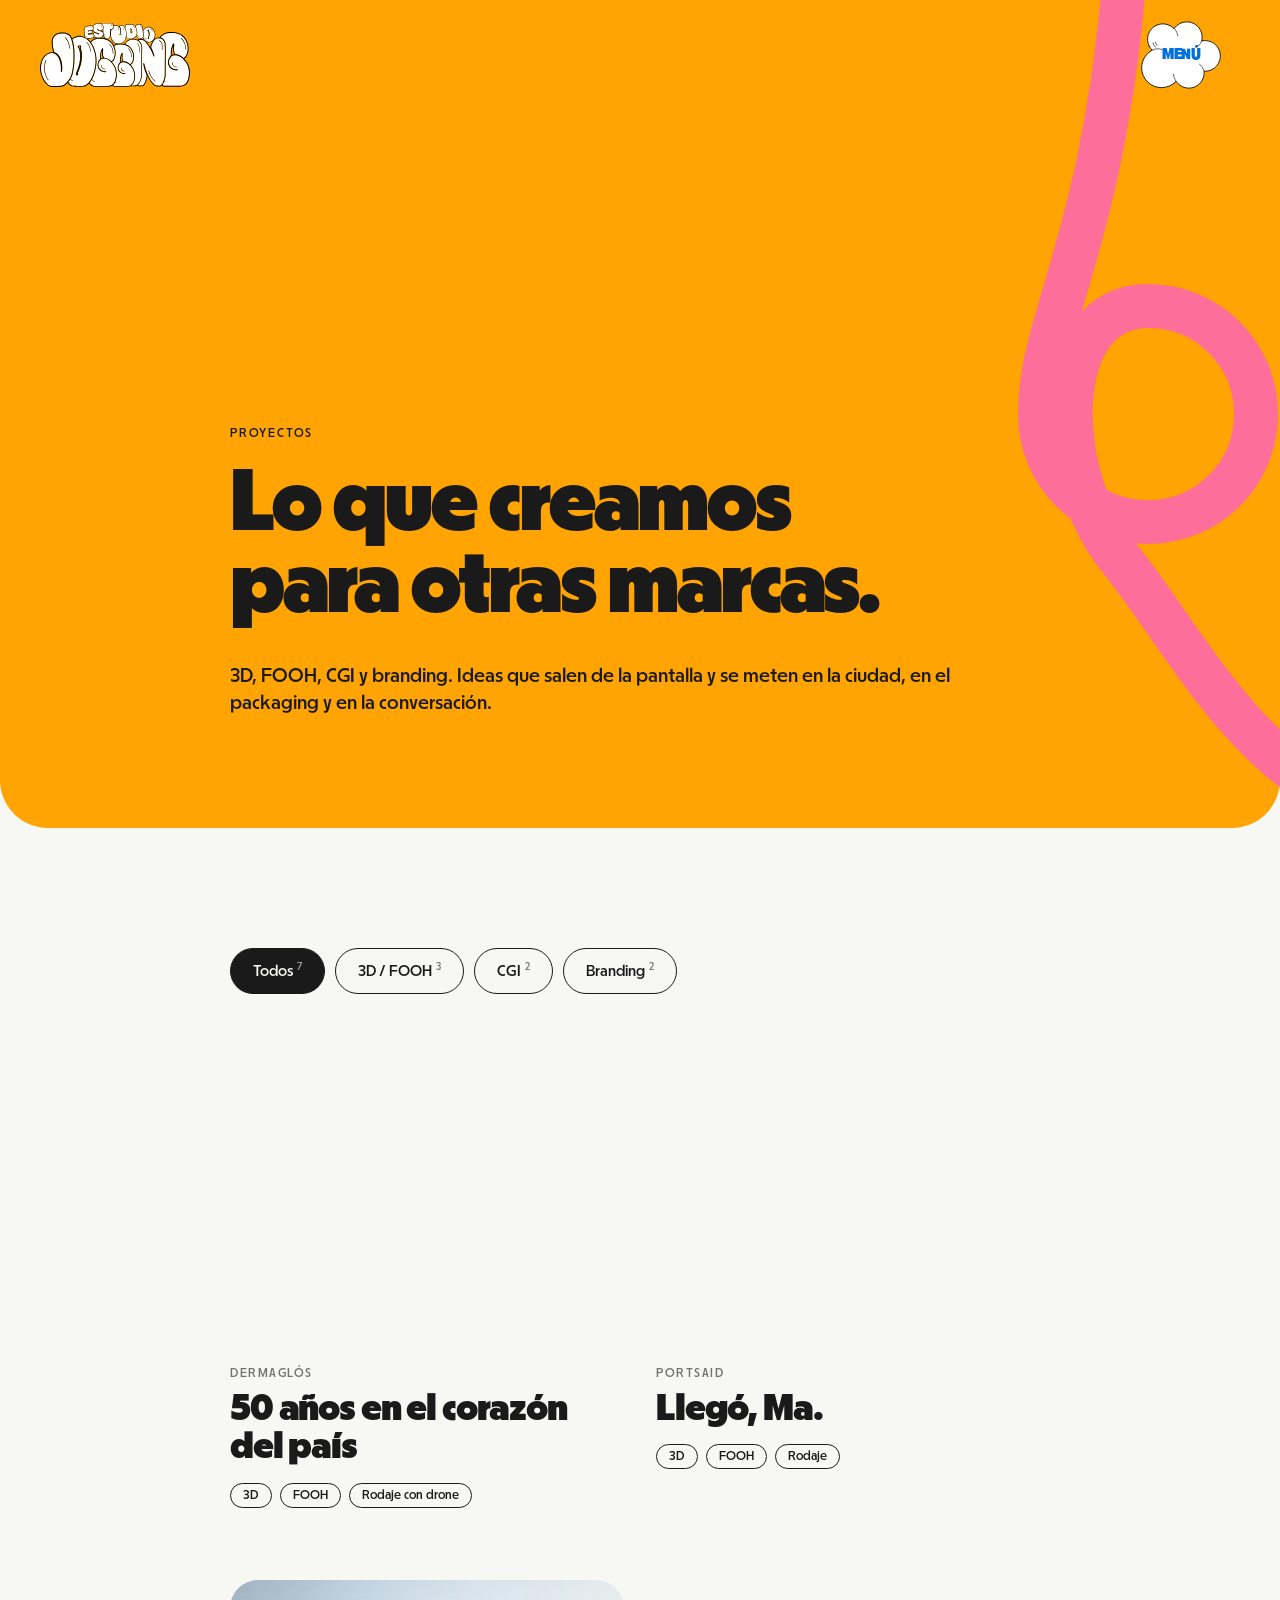
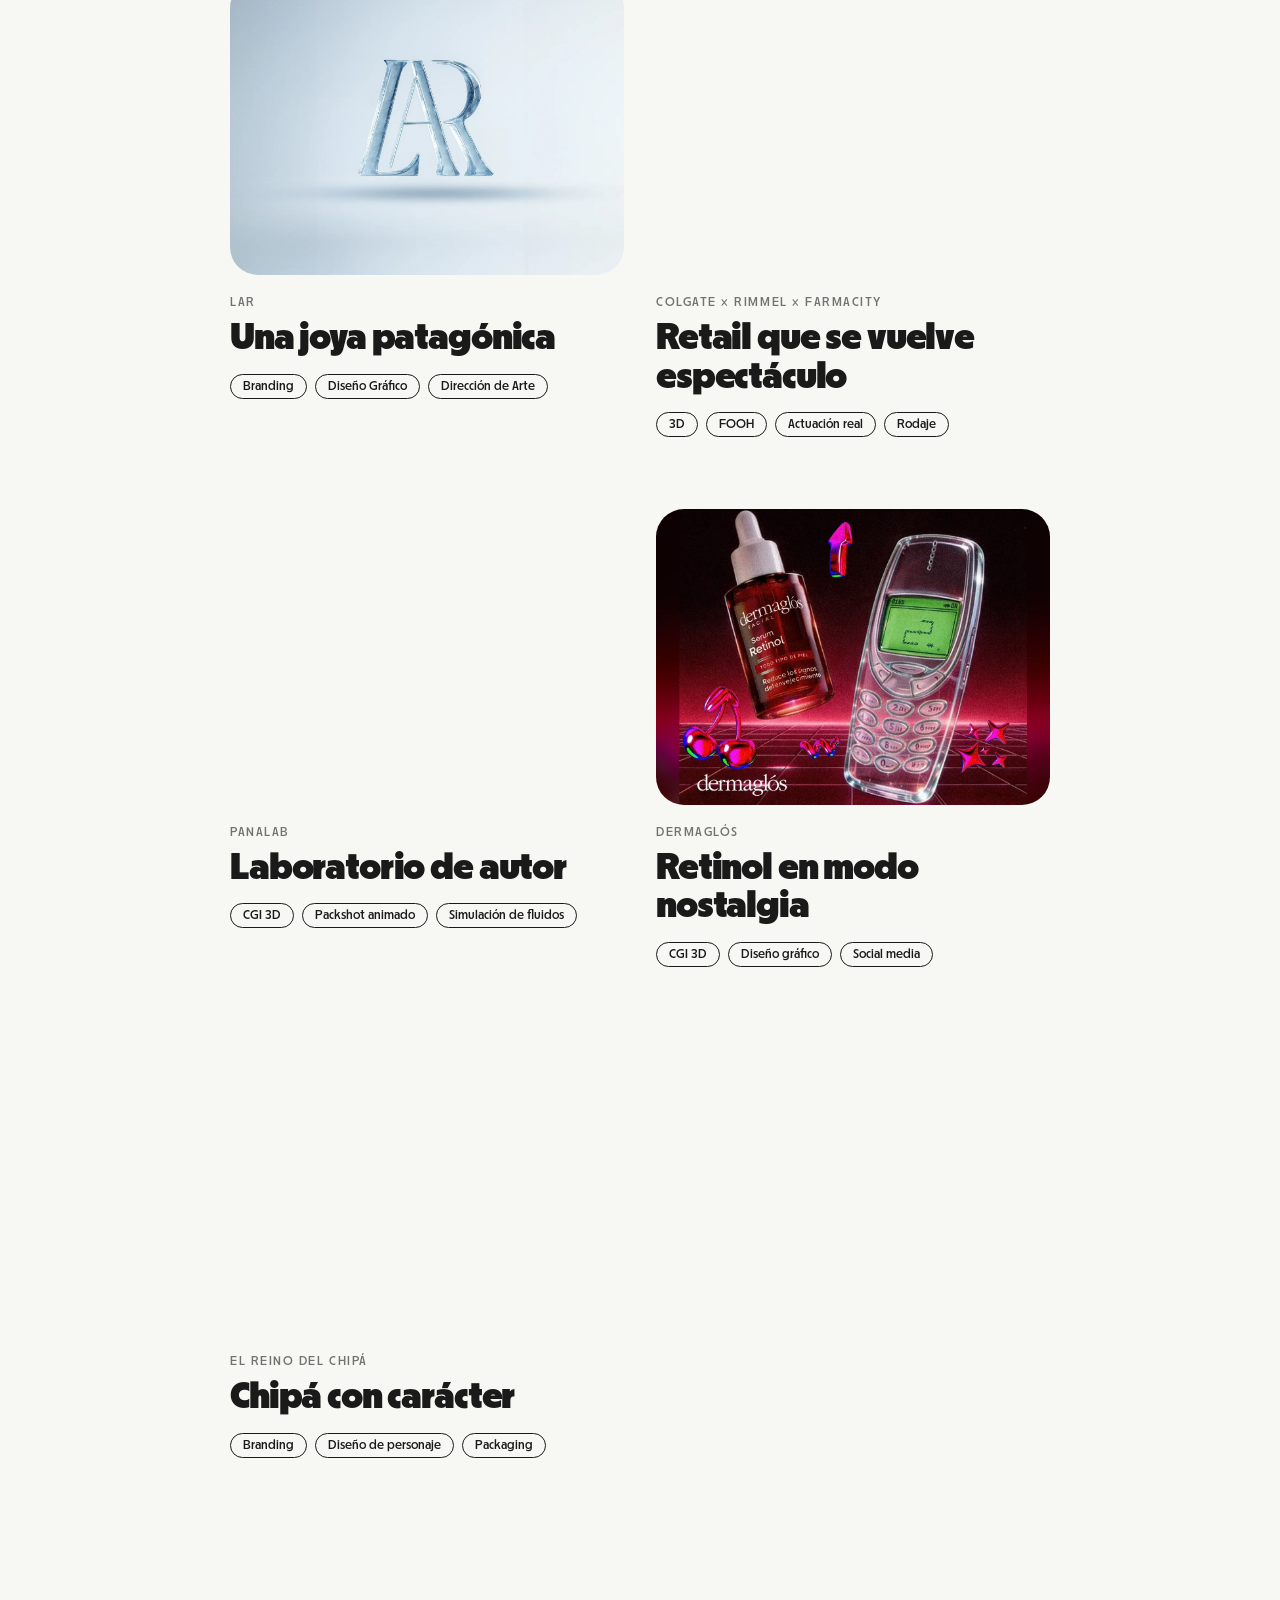
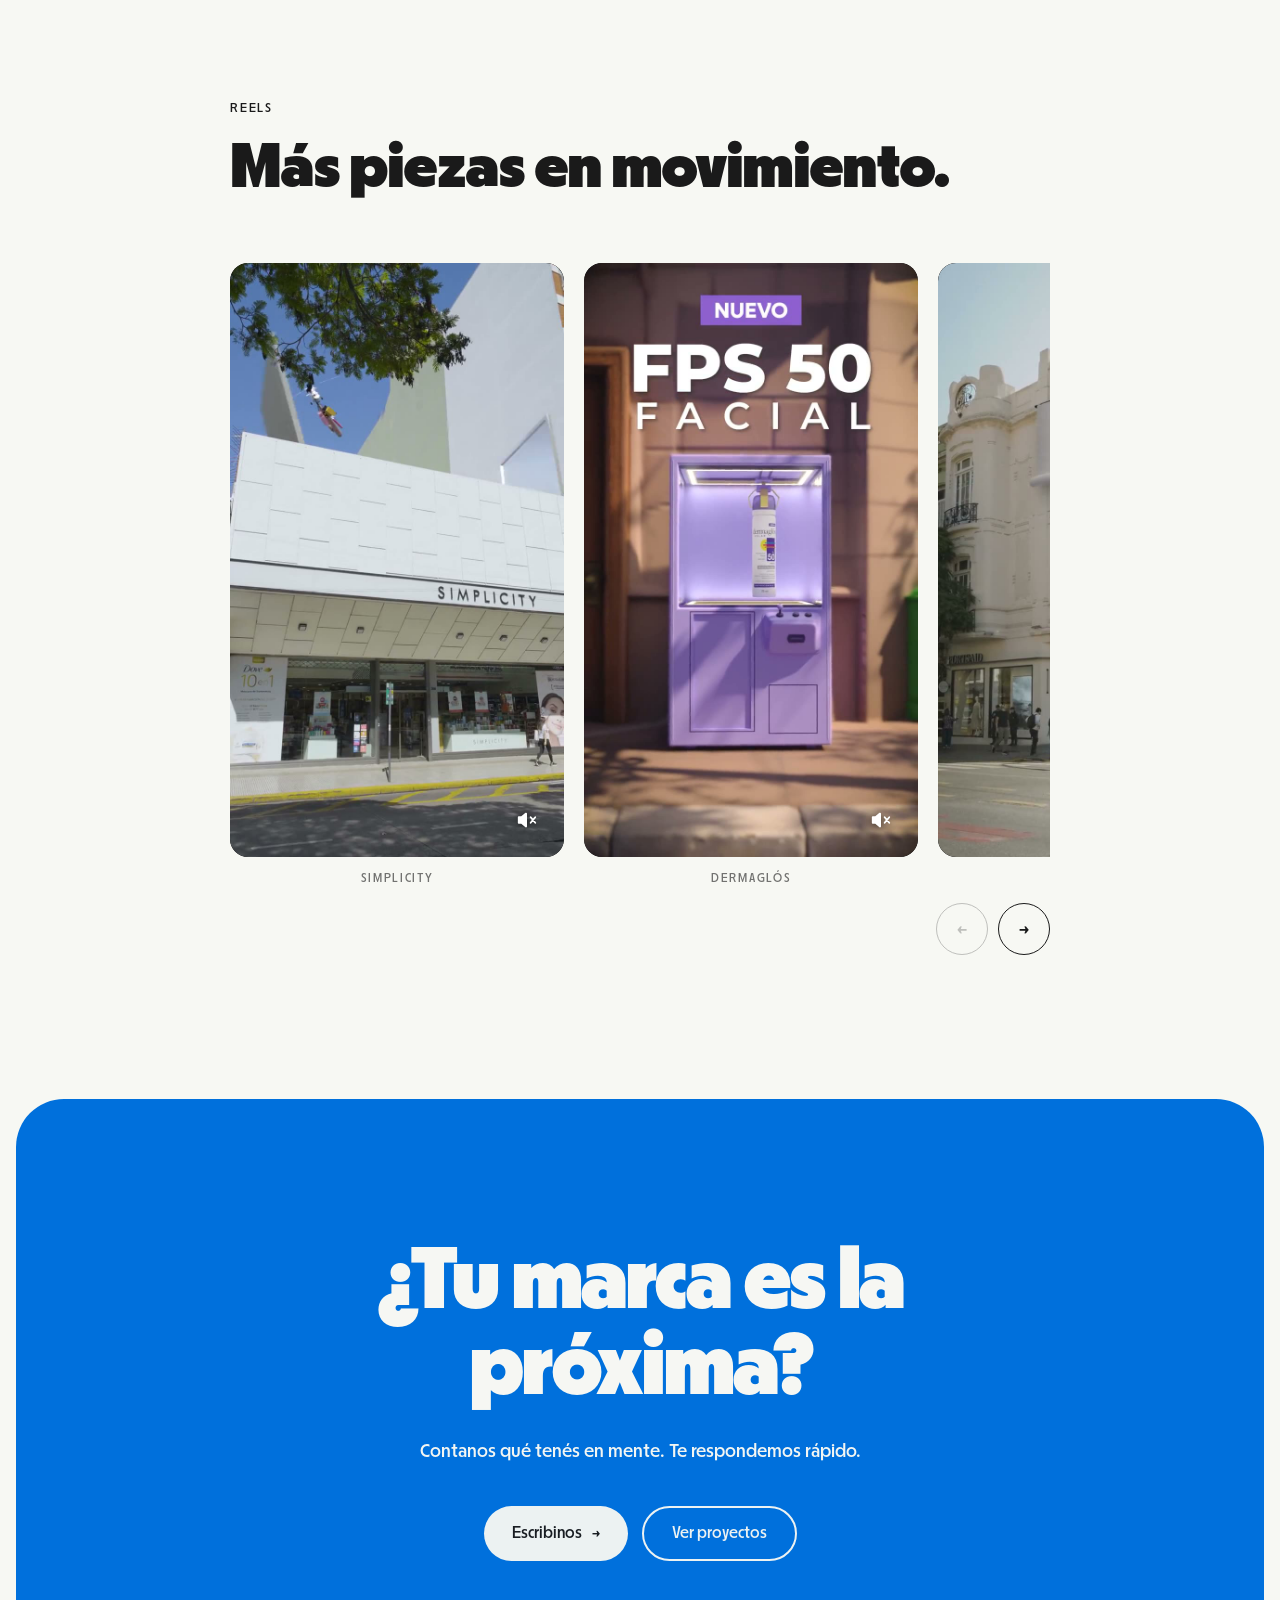
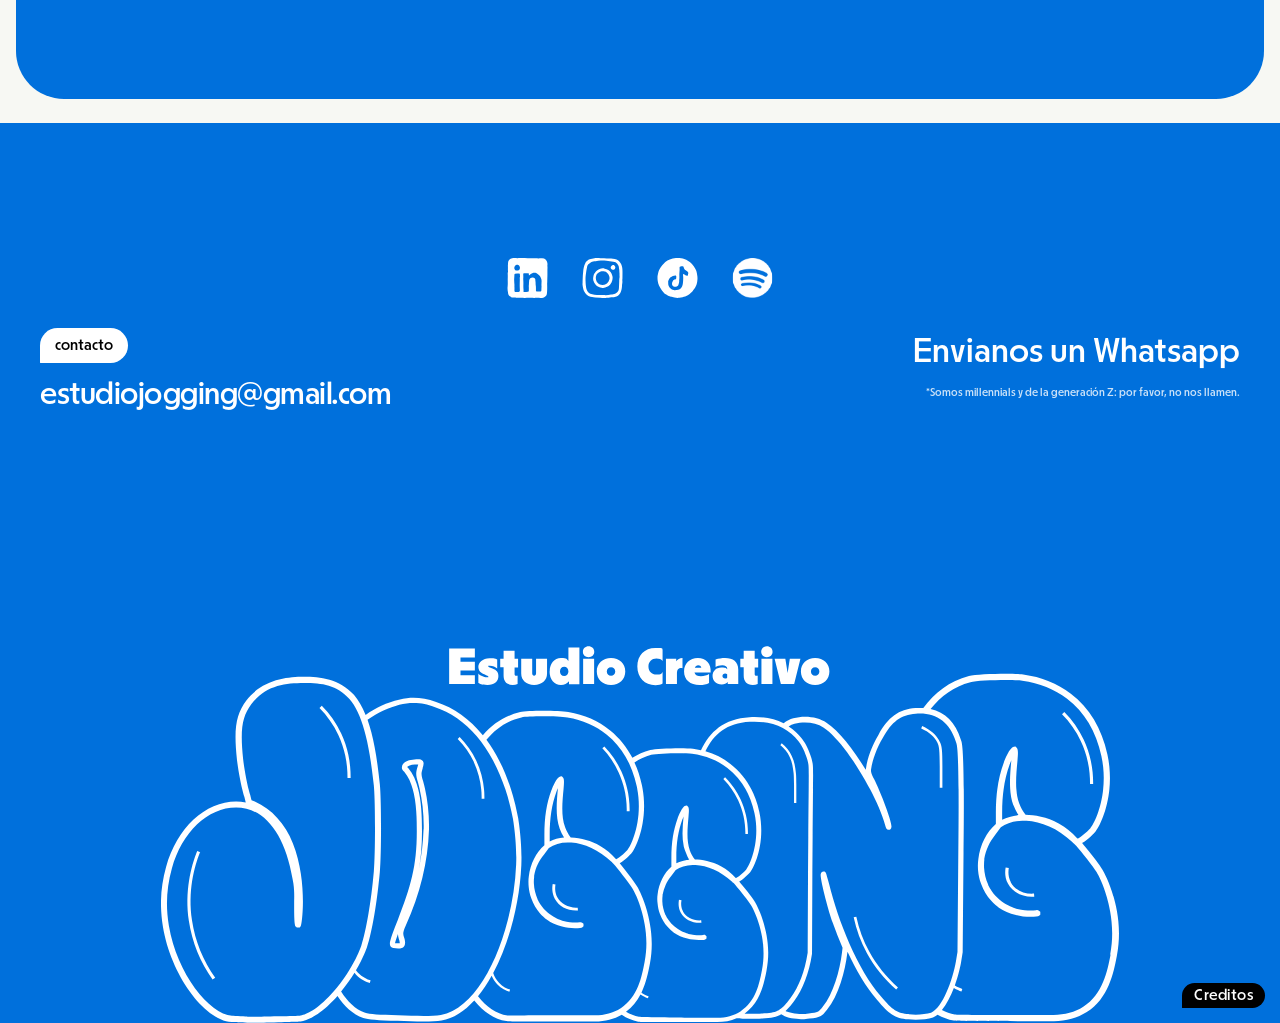
<file: proyectos.html>
<!DOCTYPE html><html lang="es"><head><meta charSet="utf-8"/><meta name="viewport" content="width=device-width, initial-scale=1"/><link rel="preload" as="image" href="/logo/Logo%20Estudio%20Jogging.svg"/><link rel="preload" as="image" href="/assets/Nubes/1nube-comic.svg"/><link rel="preload" as="image" href="/assets/Footer-Sticker SVG/footer-sticker-boom.svg"/><link rel="preload" as="image" href="/assets/VimeoHero SVG/smiley-face.svg"/><link rel="preload" as="image" href="/logo/Logo%20footer%20Jogging.svg"/><link rel="stylesheet" href="/_next/static/css/97ec6eb40619e312.css" data-precedence="next"/><link rel="preload" as="script" fetchPriority="low" href="/_next/static/chunks/webpack-4fbca7a2e4464ff6.js"/><script src="/_next/static/chunks/4bd1b696-5b2b1e7b5478d01a.js" async=""></script><script src="/_next/static/chunks/684-cfde107b9de9b596.js" async=""></script><script src="/_next/static/chunks/main-app-ea6a3e9a393dc346.js" async=""></script><script src="/_next/static/chunks/c15bf2b0-a2dc73281155e045.js" async=""></script><script src="/_next/static/chunks/10-b5f6df9802ed3741.js" async=""></script><script src="/_next/static/chunks/567-5dc2f1ef19723c6b.js" async=""></script><script src="/_next/static/chunks/373-2db8b50e8d17f074.js" async=""></script><script src="/_next/static/chunks/app/proyectos/page-43a6c4a946789abd.js" async=""></script><title>Proyectos — Estudio Jogging</title><meta name="description" content="Lo que creamos para otras marcas: 3D, CGI, FOOH, branding y dirección de arte."/><meta property="og:title" content="Estudio Jogging"/><meta property="og:description" content="Estudio creativo en movimiento: diseño, comunicación y tecnología 3D para marcas que buscan coherencia, estética y ese &quot;no sé qué&quot; editorial."/><meta property="og:url" content="https://andiflorentin.github.io"/><meta property="og:site_name" content="Estudio Jogging"/><meta property="og:locale" content="es_AR"/><meta property="og:image" content="https://andiflorentin.github.io/assets/Eimg_hero.png"/><meta property="og:type" content="website"/><meta name="twitter:card" content="summary_large_image"/><meta name="twitter:title" content="Estudio Jogging"/><meta name="twitter:description" content="Estudio creativo en movimiento: diseño, comunicación y tecnología 3D para marcas que buscan coherencia, estética y ese &quot;no sé qué&quot; editorial."/><meta name="twitter:image" content="https://andiflorentin.github.io/assets/Eimg_hero.png"/><link rel="icon" href="/logo/Isologo.svg"/><script src="/_next/static/chunks/polyfills-42372ed130431b0a.js" noModule=""></script></head><body><div class="cursor-bubble">click</div><header class="inner-header"><div class="nav-overlay"></div><nav class="navbar"><div class="nav-center" style="cursor:url(&#x27;/assets/Cursor SVG/cursor-pointer.svg&#x27;) 12 12, pointer"><a href="/" aria-label="Inicio"><img class="logo-truus" src="/logo/Logo%20Estudio%20Jogging.svg" alt="Jogging" height="40"/></a></div><div class="nav-left" style="cursor:url(&#x27;/assets/Cursor SVG/cursor-pointer.svg&#x27;) 12 12, pointer"><div class="nav-hover-trigger"><div class="logo-work-container"><img src="/assets/Nubes/1nube-comic.svg" width="60" height="55" class="nav-bar__work-blob-svg" alt="" aria-hidden="true"/><span class="logo-work-text">MENÚ</span></div><div class="nav-popout nav-work-box"><div class="nav-popout-inner"><a href="/nosotros" class="nav-work-item"><div class="nav-work-item__text"><span class="nav-work-badge badge-rosa">Nosotros</span><h4 class="nav-work-title">¿quiénes están detrás del estudio?</h4></div></a><a href="/proyectos" class="nav-work-item"><div class="nav-work-item__text"><span class="nav-work-badge badge-naranja">Proyectos</span><h4 class="nav-work-title">lo que creamos para otras marcas</h4></div></a><a href="/servicios" class="nav-work-item"><div class="nav-work-item__text"><span class="nav-work-badge badge-azul">Servicios</span><h4 class="nav-work-title">¿qué podemos hacer por tu marca?</h4></div></a><a href="#contacto" class="nav-work-item"><div class="nav-work-item__text"><span class="nav-work-badge badge-crema">Contacto</span><h4 class="nav-work-title">¿empezamos algo juntos?</h4></div></a><a href="https://wa.me/5493513091111" target="_blank" rel="noopener noreferrer" class="nav-work-btn"><span class="nav-work-btn__text">Hablemos</span></a></div></div></div></div></nav></header><main class="inner-page"><div class="run-line run-line--rosa" aria-hidden="true"><svg fill="none"><path></path></svg><div class="run-line__decos"></div></div><section class="inner-hero inner-hero--naranja"><div class="inner-hero__content wrap"><span class="inner-eyebrow" data-hero-in="true">Proyectos</span><h1 class="inner-hero__title" data-hero-in="true">Lo que creamos <br/>para otras marcas.</h1><p class="inner-hero__lead" data-hero-in="true">3D, FOOH, CGI y branding. Ideas que salen de la pantalla y se meten en la ciudad, en el packaging y en la conversación.</p></div></section><section class="wrap section"><div class="filters" role="group" aria-label="Filtrar proyectos"><button type="button" class="filter-pill is-active" aria-pressed="true">Todos<sup>7</sup></button><button type="button" class="filter-pill" aria-pressed="false">3D / FOOH<sup>3</sup></button><button type="button" class="filter-pill" aria-pressed="false">CGI<sup>2</sup></button><button type="button" class="filter-pill" aria-pressed="false">Branding<sup>2</sup></button></div><div class="project-grid"><a href="/proyectos/dermaglos" class="project-card project-card--azul" style="--i:0"><div class="project-card__media"><video class="" src="/media/proyectos/dermaglos/cover-dermaglos.mp4" autoPlay="" muted="" loop="" playsInline="" aria-label="Dermaglós — 50 años en el corazón del país"></video><span class="project-card__cta">Ver proyecto →</span></div><div class="project-card__meta"><span class="project-card__client">Dermaglós</span></div><h2 class="project-card__title">50 años en el corazón del país</h2><ul class="chips"><li>3D</li><li>FOOH</li><li>Rodaje con drone</li></ul></a><a href="/proyectos/portsaid" class="project-card project-card--rosa" style="--i:1"><div class="project-card__media"><video class="" src="/media/proyectos/portsaid/cover-portsaid.mp4" autoPlay="" muted="" loop="" playsInline="" aria-label="Portsaid — Llegó, Ma."></video><span class="project-card__cta">Ver proyecto →</span></div><div class="project-card__meta"><span class="project-card__client">Portsaid</span></div><h2 class="project-card__title">Llegó, Ma.</h2><ul class="chips"><li>3D</li><li>FOOH</li><li>Rodaje</li></ul></a><a href="/proyectos/joyeria-lar" class="project-card project-card--azul" style="--i:2"><div class="project-card__media"><img class="" src="/media/proyectos/joyeria-lar/cover-joyeria-lar.webp" alt="LAR — Una joya patagónica" loading="lazy"/><span class="project-card__cta">Ver proyecto →</span></div><div class="project-card__meta"><span class="project-card__client">LAR</span></div><h2 class="project-card__title">Una joya patagónica</h2><ul class="chips"><li>Branding</li><li>Diseño Gráfico</li><li>Dirección de Arte</li></ul></a><a href="/proyectos/colgate-rimmel-farmacity" class="project-card project-card--rojo" style="--i:3"><div class="project-card__media"><video class="" src="/media/proyectos/colgate-rimmel-farmacity/cover-colgate-rimmel-farmacity.mp4" autoPlay="" muted="" loop="" playsInline="" aria-label="Colgate × Rimmel × Farmacity — Retail que se vuelve espectáculo"></video><span class="project-card__cta">Ver proyecto →</span></div><div class="project-card__meta"><span class="project-card__client">Colgate × Rimmel × Farmacity</span></div><h2 class="project-card__title">Retail que se vuelve espectáculo</h2><ul class="chips"><li>3D</li><li>FOOH</li><li>Actuación real</li><li>Rodaje</li></ul></a><a href="/proyectos/panalab-detenage" class="project-card project-card--naranja" style="--i:4"><div class="project-card__media"><video class="" src="/media/proyectos/panalab-detenage/cover-panalab-detenage.mp4" autoPlay="" muted="" loop="" playsInline="" aria-label="Panalab — Laboratorio de autor"></video><span class="project-card__cta">Ver proyecto →</span></div><div class="project-card__meta"><span class="project-card__client">Panalab</span></div><h2 class="project-card__title">Laboratorio de autor</h2><ul class="chips"><li>CGI 3D</li><li>Packshot animado</li><li>Simulación de fluidos</li></ul></a><a href="/proyectos/dermaglos-retinol" class="project-card project-card--rosa" style="--i:5"><div class="project-card__media"><img class="" src="/media/proyectos/dermaglos-retinol/cover-dermaglos-retinol.webp" alt="Dermaglós — Retinol en modo nostalgia" loading="lazy"/><span class="project-card__cta">Ver proyecto →</span></div><div class="project-card__meta"><span class="project-card__client">Dermaglós</span></div><h2 class="project-card__title">Retinol en modo nostalgia</h2><ul class="chips"><li>CGI 3D</li><li>Diseño gráfico</li><li>Social media</li></ul></a><a href="/proyectos/el-reino-del-chipa" class="project-card project-card--naranja" style="--i:6"><div class="project-card__media"><video class="" src="/media/proyectos/el-reino-del-chipa/cover-el-reino-del-chipa.mp4" autoPlay="" muted="" loop="" playsInline="" aria-label="El Reino del Chipá — Chipá con carácter"></video><span class="project-card__cta">Ver proyecto →</span></div><div class="project-card__meta"><span class="project-card__client">El Reino del Chipá</span></div><h2 class="project-card__title">Chipá con carácter</h2><ul class="chips"><li>Branding</li><li>Diseño de personaje</li><li>Packaging</li></ul></a></div></section><section class="wrap section reels"><div class="section-head" data-reveal="true"><span class="inner-eyebrow">Reels</span><h2 class="section-title section-title--wide">Más piezas en movimiento.</h2></div><div class="cb-carousel-wrap"><div class="cb-carousel" tabindex="0" aria-label="Piezas del proyecto"><figure class="case-video cb-carousel__item"><div class="case-video__frame case-video__frame--open" role="button" tabindex="0" aria-label="Ver Simplicity"><video src="/media/reels/simplicity-fiestas.mp4" poster="/media/reels/simplicity-fiestas.jpg" muted="" loop="" playsInline="" preload="metadata" aria-label="Simplicity"></video><button type="button" class="case-video__sound" aria-pressed="false" aria-label="Activar sonido"><svg viewBox="0 0 24 24" width="22" height="22" fill="none" stroke="currentColor" stroke-width="2" stroke-linecap="round" stroke-linejoin="round" aria-hidden="true"><path d="M11 5 6 9H3v6h3l5 4V5z" fill="currentColor"></path><path d="m16 9 5 6M21 9l-5 6"></path></svg></button></div><figcaption>Simplicity</figcaption></figure><figure class="case-video cb-carousel__item"><div class="case-video__frame case-video__frame--open" role="button" tabindex="0" aria-label="Ver Dermaglós"><video src="/media/reels/dermaglos-bruma.mp4" poster="/media/reels/dermaglos-bruma.jpg" muted="" loop="" playsInline="" preload="metadata" aria-label="Dermaglós"></video><button type="button" class="case-video__sound" aria-pressed="false" aria-label="Activar sonido"><svg viewBox="0 0 24 24" width="22" height="22" fill="none" stroke="currentColor" stroke-width="2" stroke-linecap="round" stroke-linejoin="round" aria-hidden="true"><path d="M11 5 6 9H3v6h3l5 4V5z" fill="currentColor"></path><path d="m16 9 5 6M21 9l-5 6"></path></svg></button></div><figcaption>Dermaglós</figcaption></figure><figure class="case-video cb-carousel__item"><div class="case-video__frame case-video__frame--open" role="button" tabindex="0" aria-label="Ver Portsaid"><video src="/media/reels/portsaid-noviembre.mp4" poster="/media/reels/portsaid-noviembre.jpg" muted="" loop="" playsInline="" preload="metadata" aria-label="Portsaid"></video><button type="button" class="case-video__sound" aria-pressed="false" aria-label="Activar sonido"><svg viewBox="0 0 24 24" width="22" height="22" fill="none" stroke="currentColor" stroke-width="2" stroke-linecap="round" stroke-linejoin="round" aria-hidden="true"><path d="M11 5 6 9H3v6h3l5 4V5z" fill="currentColor"></path><path d="m16 9 5 6M21 9l-5 6"></path></svg></button></div><figcaption>Portsaid</figcaption></figure><figure class="case-video cb-carousel__item"><div class="case-video__frame case-video__frame--open" role="button" tabindex="0" aria-label="Ver Dulce de Leche &amp; Co"><video src="/media/reels/dulce-de-leche-co.mp4" poster="/media/reels/dulce-de-leche-co.jpg" muted="" loop="" playsInline="" preload="metadata" aria-label="Dulce de Leche &amp; Co"></video><button type="button" class="case-video__sound" aria-pressed="false" aria-label="Activar sonido"><svg viewBox="0 0 24 24" width="22" height="22" fill="none" stroke="currentColor" stroke-width="2" stroke-linecap="round" stroke-linejoin="round" aria-hidden="true"><path d="M11 5 6 9H3v6h3l5 4V5z" fill="currentColor"></path><path d="m16 9 5 6M21 9l-5 6"></path></svg></button></div><figcaption>Dulce de Leche &amp; Co</figcaption></figure><figure class="case-video cb-carousel__item"><div class="case-video__frame case-video__frame--open" role="button" tabindex="0" aria-label="Ver Dermaglós"><video src="/media/reels/dermaglos-protector-fluido.mp4" poster="/media/reels/dermaglos-protector-fluido.jpg" muted="" loop="" playsInline="" preload="metadata" aria-label="Dermaglós"></video><button type="button" class="case-video__sound" aria-pressed="false" aria-label="Activar sonido"><svg viewBox="0 0 24 24" width="22" height="22" fill="none" stroke="currentColor" stroke-width="2" stroke-linecap="round" stroke-linejoin="round" aria-hidden="true"><path d="M11 5 6 9H3v6h3l5 4V5z" fill="currentColor"></path><path d="m16 9 5 6M21 9l-5 6"></path></svg></button></div><figcaption>Dermaglós</figcaption></figure><figure class="case-video cb-carousel__item"><div class="case-video__frame case-video__frame--open" role="button" tabindex="0" aria-label="Ver Simplicity"><video src="/media/reels/simplicity.mp4" poster="/media/reels/simplicity.jpg" muted="" loop="" playsInline="" preload="metadata" aria-label="Simplicity"></video><button type="button" class="case-video__sound" aria-pressed="false" aria-label="Activar sonido"><svg viewBox="0 0 24 24" width="22" height="22" fill="none" stroke="currentColor" stroke-width="2" stroke-linecap="round" stroke-linejoin="round" aria-hidden="true"><path d="M11 5 6 9H3v6h3l5 4V5z" fill="currentColor"></path><path d="m16 9 5 6M21 9l-5 6"></path></svg></button></div><figcaption>Simplicity</figcaption></figure><figure class="case-video cb-carousel__item"><div class="case-video__frame case-video__frame--open" role="button" tabindex="0" aria-label="Ver Allo"><video src="/media/reels/allo.mp4" poster="/media/reels/allo.jpg" muted="" loop="" playsInline="" preload="metadata" aria-label="Allo"></video><button type="button" class="case-video__sound" aria-pressed="false" aria-label="Activar sonido"><svg viewBox="0 0 24 24" width="22" height="22" fill="none" stroke="currentColor" stroke-width="2" stroke-linecap="round" stroke-linejoin="round" aria-hidden="true"><path d="M11 5 6 9H3v6h3l5 4V5z" fill="currentColor"></path><path d="m16 9 5 6M21 9l-5 6"></path></svg></button></div><figcaption>Allo</figcaption></figure><figure class="case-video cb-carousel__item"><div class="case-video__frame case-video__frame--open" role="button" tabindex="0" aria-label="Ver Portsaid"><video src="/media/reels/portsaid-diciembre.mp4" poster="/media/reels/portsaid-diciembre.jpg" muted="" loop="" playsInline="" preload="metadata" aria-label="Portsaid"></video><button type="button" class="case-video__sound" aria-pressed="false" aria-label="Activar sonido"><svg viewBox="0 0 24 24" width="22" height="22" fill="none" stroke="currentColor" stroke-width="2" stroke-linecap="round" stroke-linejoin="round" aria-hidden="true"><path d="M11 5 6 9H3v6h3l5 4V5z" fill="currentColor"></path><path d="m16 9 5 6M21 9l-5 6"></path></svg></button></div><figcaption>Portsaid</figcaption></figure><figure class="case-video cb-carousel__item"><div class="case-video__frame case-video__frame--open" role="button" tabindex="0" aria-label="Ver Dermaglós"><video src="/media/reels/dermaglos-bruma-2.mp4" poster="/media/reels/dermaglos-bruma-2.jpg" muted="" loop="" playsInline="" preload="metadata" aria-label="Dermaglós"></video><button type="button" class="case-video__sound" aria-pressed="false" aria-label="Activar sonido"><svg viewBox="0 0 24 24" width="22" height="22" fill="none" stroke="currentColor" stroke-width="2" stroke-linecap="round" stroke-linejoin="round" aria-hidden="true"><path d="M11 5 6 9H3v6h3l5 4V5z" fill="currentColor"></path><path d="m16 9 5 6M21 9l-5 6"></path></svg></button></div><figcaption>Dermaglós</figcaption></figure><figure class="case-video cb-carousel__item"><div class="case-video__frame case-video__frame--open" role="button" tabindex="0" aria-label="Ver Simplicity"><video src="/media/reels/simplicity-dia-de-la-madre.mp4" poster="/media/reels/simplicity-dia-de-la-madre.jpg" muted="" loop="" playsInline="" preload="metadata" aria-label="Simplicity"></video><button type="button" class="case-video__sound" aria-pressed="false" aria-label="Activar sonido"><svg viewBox="0 0 24 24" width="22" height="22" fill="none" stroke="currentColor" stroke-width="2" stroke-linecap="round" stroke-linejoin="round" aria-hidden="true"><path d="M11 5 6 9H3v6h3l5 4V5z" fill="currentColor"></path><path d="m16 9 5 6M21 9l-5 6"></path></svg></button></div><figcaption>Simplicity</figcaption></figure></div><div class="cb-carousel__nav"><button type="button" class="cb-carousel__arrow" disabled="" aria-label="Anterior">←</button><button type="button" class="cb-carousel__arrow" aria-label="Siguiente">→</button></div></div><dialog class="reel-modal" aria-label="Reel"></dialog></section><section class="inner-cta" data-nav-dark=""><img src="/assets/Footer-Sticker SVG/footer-sticker-boom.svg" alt="" aria-hidden="true" class="inner-cta__sticker inner-cta__sticker--a"/><img src="/assets/VimeoHero SVG/smiley-face.svg" alt="" aria-hidden="true" class="inner-cta__sticker inner-cta__sticker--b"/><h2 class="inner-cta__title" data-reveal="true">¿Tu marca es la próxima?</h2><p class="inner-cta__text" data-reveal="true">Contanos qué tenés en mente. Te respondemos rápido.</p><div class="inner-cta__actions" data-reveal="true"><a href="mailto:estudiojogging@gmail.com" class="pill-btn pill-btn--light">Escribinos <span aria-hidden="true">→</span></a><a href="/proyectos" class="pill-btn pill-btn--ghost">Ver proyectos</a></div></section></main><footer class="main-footer"><div class="footer-inner" id="contacto"><div class="footer-socials" id="footer-socials"><a href="https://www.linkedin.com/company/105711671/" target="_blank" rel="noopener noreferrer" class="single-social w-inline-block" aria-label="LinkedIn"><svg xmlns="http://www.w3.org/2000/svg" width="30" height="30" viewBox="0 0 40 40" fill="none" data-wiggle-target="" aria-hidden="true"><path d="M35.9969 11.5666C35.9721 11.0166 35.8451 10.4418 35.9164 9.88408C36.0248 9.1955 36.0031 8.51315 35.856 7.82457C35.5029 5.31796 33.4912 3.9003 31.0288 4.22901C29.4848 4.3365 27.9935 4.33494 26.4603 4.23212C25.0355 4.21654 23.6092 4.20875 22.1845 4.11528C21.5278 4.06855 20.8511 4.18695 20.213 4.17604C18.5869 4.09503 16.9299 4.00623 15.3007 4C14.2074 4.07634 13.1063 3.96417 12.0222 4.12775C10.5943 4.13553 9.13087 3.81617 7.73089 4.21966C5.8756 4.53902 4.31146 5.98317 4.46013 7.96166C4.47717 8.73593 4.34089 9.50084 4.30217 10.2735C4.37186 11.3469 4.32385 12.4234 4.32076 13.4952C4.33624 13.9049 4.40283 14.3162 4.39974 14.7259C4.39354 15.2992 4.12408 15.8289 4.16434 16.3991C4.26346 18.0115 4.23093 19.6379 4.17828 21.2596C4.19067 22.3315 4.25107 23.4064 4.22009 24.4689C4.25262 25.6404 4.08226 26.801 4.00018 27.9647C3.99399 29.1814 4.14421 30.4075 4.39664 31.5992C4.5004 32.2489 4.50969 32.9608 4.89066 33.5248C5.22517 34.0716 5.81366 34.4766 6.32471 34.8895C6.64838 35.1465 6.98134 35.4098 7.3778 35.5391C8.50522 35.7946 9.69768 35.5827 10.8437 35.7042C11.9804 35.8024 13.0985 35.8647 14.2383 35.8117C16.5799 35.98 18.9416 35.9161 21.294 35.8818C23.2283 35.8008 25.1703 36.0376 27.1045 35.8678C28.9227 35.846 30.7795 36.2168 32.5651 35.8039C33.7064 35.3646 34.9128 34.6246 35.3341 33.4017C35.5695 32.7131 35.6066 31.9778 35.6531 31.2565C35.7956 29.0334 35.8018 26.8166 35.7042 24.5982C35.8467 23.1073 35.7971 21.5852 35.8715 20.0835C36.0232 17.2512 35.8513 14.4097 36 11.5915V11.5619L35.9969 11.5666ZM9.43286 12.1227C9.42666 11.5681 9.50255 10.9948 9.82157 10.5353C10.4209 9.63793 11.7047 9.08177 12.651 9.64884C14.0928 10.339 14.3901 12.4951 13.289 13.5996C13.0459 13.8551 12.716 13.9657 12.366 13.9844C11.6846 13.9844 10.8421 14.2041 10.2691 13.7741C9.81693 13.3519 9.42821 12.7802 9.43286 12.1492V12.1212V12.1227ZM13.9936 18.7452C13.9782 18.9493 13.9209 19.1503 13.8775 19.3513C13.718 20.0944 13.8883 20.8624 13.8574 21.6164C13.7861 23.6292 13.7335 25.6544 13.8109 27.6703C13.8403 28.4149 13.8728 29.1658 13.8992 29.9105C13.9658 30.624 13.5848 31.1272 12.86 31.1926C12.0423 31.2752 11.22 31.2783 10.3961 31.1817C10.1886 31.1552 9.97024 31.0851 9.82931 30.9371C9.52578 30.6084 9.57069 30.0211 9.55985 29.5833C9.57688 28.7312 9.6187 27.8401 9.54127 26.9879C9.49945 26.5362 9.57998 26.089 9.56295 25.6373C9.40189 24.1417 9.37866 22.6259 9.3229 21.121C9.34613 20.1177 9.47003 19.1145 9.501 18.1081C9.55675 17.5675 9.40808 16.7013 10.057 16.5066C11.0961 16.3742 12.1415 16.4162 13.2255 16.3601C13.7613 16.3477 13.9472 16.6639 13.9038 17.2045C13.8465 17.7155 14.0076 18.2125 13.9967 18.7203V18.7484L13.9936 18.7452ZM31.1667 27.6111C31.097 28.3713 31.1403 29.1658 31.0877 29.9292C31.0877 30.3561 30.795 30.6957 30.366 30.7299C29.4074 30.8795 28.4395 30.7408 27.4514 30.7814C27.0689 30.8187 26.7561 30.691 26.7638 30.2501C26.7437 28.6112 26.8552 26.9568 26.5377 25.335C26.4634 24.9518 26.468 24.5639 26.4928 24.176C26.5439 23.3784 26.2884 22.5979 26.2698 21.808C26.2466 21.3422 26.2698 20.7923 25.957 20.4215C24.9984 19.5164 23.6371 19.2905 22.519 20.0492C20.9533 21.0088 21.3126 23.1182 21.1624 24.6994C21.1701 25.2743 21.0617 25.8336 21.0183 26.4006C21.1747 27.7264 21.0369 29.1082 21.0648 30.4402C21.0849 30.853 20.7411 31.0555 20.3663 31.0524C19.3752 31.1256 18.4243 31.2004 17.4673 31.269C17.3031 31.2783 17.1126 31.2643 16.9856 31.1771C16.8432 31.0883 16.7998 30.8686 16.8075 30.6848C16.8199 30.3358 16.8633 29.9697 16.8463 29.6098C16.7162 28.0909 16.6233 26.5844 16.7146 25.0515C16.7502 23.6074 16.6914 22.1601 16.5737 20.7222C16.7162 19.4151 16.6279 18.0909 16.5814 16.773C16.5706 16.3944 16.8122 16.2137 17.1544 16.1919C18.333 16.061 20.0938 16.1124 20.9858 16.3041C21.5139 16.4022 21.1004 16.8244 21.0462 17.2918C21.0354 17.3821 21.0307 17.4834 21.0431 17.5706C21.0725 17.904 21.3343 17.9492 21.5557 17.7389C22.1922 17.0908 22.9325 16.4131 23.8229 16.1265C25.2601 15.6124 26.959 15.6389 28.1127 16.7574C29.7249 17.9352 29.8735 18.1221 30.7067 19.9666C31.3246 21.1475 31.3355 22.4623 31.2023 23.746C31.1729 24.3785 31.1883 25.0297 31.145 25.6747C31.1465 26.3305 31.3091 26.9412 31.1744 27.5799L31.1713 27.6095L31.1667 27.6111Z" fill="currentColor"/></svg></a><a href="https://www.instagram.com/estudiojogging" target="_blank" rel="noopener noreferrer" class="single-social w-inline-block" aria-label="Instagram"><svg xmlns="http://www.w3.org/2000/svg" width="30" height="30" viewBox="0 0 40 40" fill="none" data-wiggle-target="" aria-hidden="true"><path d="M35.9653 20.2209C35.9393 17.6695 36.1018 15.1165 35.8873 12.5586C35.7589 10.8912 35.2828 9.24659 34.3662 7.94651C33.3083 6.48229 31.714 5.09445 29.8338 4.89131C28.719 4.7808 27.7 4.3274 26.5511 4.42165C26.0603 4.4444 25.5776 4.38103 25.0933 4.31765C24.5099 4.26077 23.8973 4.38265 23.3009 4.32902C21.6644 4.22989 20.0263 4.0625 18.3882 4.14213C17.5285 4.01538 16.6525 4.04625 15.7896 4.01538C15.3557 3.98937 14.9202 3.991 14.4895 4.0625C13.2171 4.27539 11.9397 4.51591 10.6673 4.74992C10.1326 4.84906 9.58821 4.97256 9.1023 5.21958C8.34663 5.60961 7.75509 6.27427 7.10017 6.81056C6.78165 7.0982 6.56389 7.46873 6.40463 7.862C6.08123 8.64368 5.6327 9.37823 5.39056 10.1973C5.15329 11.2195 4.80227 12.2205 4.70152 13.2622C4.39275 16.6343 4.00922 19.9983 4.08397 23.3915C4.09535 23.9733 3.98809 24.5551 4.0011 25.1271C4.09698 26.3622 4.38137 27.5859 4.62839 28.7999C4.78277 29.5328 5.03466 30.2446 5.40844 30.8946C6.48263 32.6904 8.01023 34.7851 10.313 34.946C12.9116 35.1947 15.4776 35.7456 18.0891 35.8626C19.5891 35.9016 21.094 36.1697 22.6021 35.9812C23.01 35.9341 23.4162 35.8821 23.8274 35.8626C24.2223 35.8366 24.5652 35.874 24.9113 35.8447C25.5988 35.7764 26.2764 35.5408 26.9622 35.4677C28.3907 35.4027 29.8468 35.2759 31.168 34.7299C33.0629 34.1156 34.0396 32.8805 34.701 31.0506C35.4274 29.2842 35.611 27.3779 35.6452 25.4798C35.7167 24.7469 35.9101 24.0221 35.9279 23.281C35.9588 22.7203 35.8304 22.1564 35.8499 21.6088C35.8629 21.1554 35.9686 20.7052 35.9637 20.2518V20.2209H35.9653ZM33.6642 19.3304C33.5163 20.0584 33.3911 20.7231 33.4301 21.4788C33.2221 23.3704 33.3993 25.2961 33.1913 27.1829C33.1458 28.6114 33.0531 30.2153 31.9594 31.27C31.3858 31.8356 30.7698 32.4011 30.0304 32.6579C29.5543 32.8383 29.0391 32.8789 28.5353 32.9276C27.9633 32.9861 27.4091 33.1308 26.842 33.2153C25.0121 33.4948 23.1822 33.8426 21.3247 33.6541C20.0506 33.6151 18.7749 33.6004 17.5009 33.5501C16.1731 33.4948 14.8536 33.4298 13.5307 33.3274C12.3964 33.2299 11.2361 33.1665 10.2041 32.6757C7.34719 31.3107 6.80603 27.8443 6.58176 25.0101C6.429 22.5416 6.26974 20.0227 6.61264 17.572C6.89703 15.2107 7.20255 12.8543 7.78434 10.5369C8.07361 9.36035 9.04867 8.66481 9.99774 7.98226C10.7307 7.44273 11.5676 7.08358 12.424 6.79918C13.0887 6.52941 13.8249 6.58142 14.5188 6.50341C15.8579 6.25477 17.2165 6.10689 18.5783 6.07764C20.1205 6.06139 21.6676 6.07764 23.2034 6.20602C25.0316 6.43028 26.842 6.75368 28.68 6.91782C29.8939 7.01857 31.0786 7.4931 31.8002 8.52667C32.2828 9.17346 32.7183 9.86413 32.9556 10.6312C33.1246 11.135 33.1197 11.6843 33.1994 12.2108C33.4854 13.2899 33.4838 14.4031 33.5455 15.5114C33.6918 16.3272 33.5797 17.143 33.6203 17.962C33.6495 18.4073 33.7113 18.8575 33.6674 19.3028L33.6642 19.3336V19.3304Z" fill="currentColor"/><path d="M27.7674 17.988C27.3595 16.1712 26.1066 14.6907 24.6391 13.6392C23.7875 13.0591 22.7751 12.6853 21.7318 12.5114C21.2166 12.4253 20.721 12.2482 20.2318 12.253C18.4442 12.3505 16.7622 13.0851 15.3695 14.1934C14.8722 14.5542 14.5147 15.0271 14.1393 15.5146C13.8581 15.8673 13.5607 16.2215 13.356 16.6148C13.0358 17.2145 12.8717 17.8791 12.7384 18.5406C12.5792 19.3174 12.4427 20.1445 12.5174 20.9408C12.7628 23.5703 14.6723 26.2419 17.1246 27.2771C17.8039 27.6103 18.4621 27.8199 19.1999 27.8345C20.7242 28.1547 22.3184 27.9451 23.6413 27.0935C24.4587 26.567 25.3509 26.0876 26.0204 25.366C27.3238 23.8839 28.0144 22.0882 28.0924 20.0649C28.1705 19.345 27.9982 18.721 27.7772 18.0189L27.769 17.9864L27.7674 17.988ZM25.4711 21.2854C25.073 22.54 24.1434 24.2366 22.9311 24.872C22.034 25.3091 21.0249 25.5171 20.0384 25.6407C19.1527 25.6195 18.1874 25.5009 17.4626 25.0264C17.1831 24.8411 16.9296 24.6217 16.6761 24.4007C14.5407 22.7382 14.084 19.6066 15.2752 17.2681C15.493 16.8098 15.8635 16.4539 16.273 16.163C17.2205 15.4756 18.1809 14.8532 19.3201 14.6647C20.1619 14.5038 20.9907 14.7589 21.826 14.8597C23.053 15.0433 23.8217 15.929 24.514 16.857C25.4663 18.0579 25.9083 19.7643 25.4809 21.2561L25.4728 21.287L25.4711 21.2854Z" fill="currentColor"/><path d="M30.2261 11.8094C29.8621 13.3451 28.991 13.766 27.5382 13.1468C26.4754 12.708 26.2137 11.4583 26.971 10.6149C27.4846 10.0396 28.2012 9.35057 29.0414 9.69835C29.2705 9.80885 29.4412 10.0006 29.6281 10.1696C30.1058 10.5759 30.4292 11.1414 30.2326 11.7769L30.2245 11.8077L30.2261 11.8094Z" fill="currentColor"/></svg></a><a href="https://www.tiktok.com/@estudiojogging" target="_blank" rel="noopener noreferrer" class="single-social w-inline-block" aria-label="TikTok"><svg xmlns="http://www.w3.org/2000/svg" width="30" height="30" viewBox="0 0 40 40" fill="none" data-wiggle-target="" aria-hidden="true"><path d="M35.7673 17.7056C35.5701 16.7041 35.4805 15.6928 35.2035 14.7093C34.9706 13.9378 34.6056 13.2315 34.2195 12.5366C33.5922 11.3378 32.7581 10.2775 31.8962 9.22711C31.2087 8.3773 30.4299 7.59599 29.5322 6.96965C27.8932 5.91758 26.1075 5.03189 24.2519 4.4349C23.302 4.17392 22.3277 4.03038 21.3404 4.04996C20.4753 4.04506 19.6102 3.9733 18.7483 4.01081C17.049 4.05975 15.4019 4.61922 13.8166 5.16074C12.51 5.59951 11.363 6.38082 10.26 7.19148C9.825 7.50628 9.50404 7.9369 9.12769 8.31531C7.22801 10.0394 5.69979 12.2332 4.89495 14.6848C4.6082 15.6194 4.47135 16.572 4.19763 17.5115C4.051 18.0057 3.99398 18.5147 4.0005 19.0285C4.00701 20.1311 3.97117 21.2011 4.15202 22.2874C4.49253 24.9608 5.62973 27.2362 7.15632 29.3844C7.60599 30.0221 8.15504 30.5718 8.61774 31.1982C8.97128 31.6794 9.35741 32.154 9.84455 32.5047C10.304 32.857 10.8351 33.0479 11.3386 33.3431C11.899 33.6693 12.3976 34.1081 13.0069 34.3185C13.4468 34.4653 13.8769 34.6349 14.2858 34.8551C15.3237 35.382 16.5407 35.3624 17.6502 35.6805C18.9389 36.0181 20.2521 36.0899 21.5441 35.8876C22.3799 35.8061 23.2271 35.7637 24.0172 35.457C24.7048 35.1667 25.4835 35.1145 26.176 34.8682C26.4643 34.7605 26.7283 34.6039 26.9906 34.4441C27.8117 33.9319 28.7062 33.529 29.4638 32.9043C30.3468 32.141 31.2413 31.4102 32.0624 30.5718C32.5381 30.0303 32.8069 29.3469 33.3576 28.8641C34.0191 28.1072 34.3205 27.1188 34.8419 26.269C35.2785 25.4208 35.4414 24.4715 35.6402 23.5026C36.0605 21.5632 36.1224 19.7331 35.7738 17.7382L35.7689 17.7056H35.7673ZM28.4602 16.8591C28.3103 17.2326 28.4227 17.8459 28.1425 18.1085C27.204 18.575 25.9984 17.6159 25.2669 17.0467C24.8009 16.6405 24.4571 16.9178 24.4213 17.4805C24.3936 17.7823 24.4474 18.0857 24.4848 18.3874C24.6152 19.3155 24.5793 20.2551 24.5419 21.188C24.4278 23.9071 24.3105 27.4254 21.7282 29.0109C21.0227 29.4284 20.2097 29.5866 19.4049 29.6796C18.5805 29.8329 17.7887 29.8982 16.9887 29.6258C14.3966 29.0386 12.3633 26.7795 12.5784 24.0262C12.5572 23.4031 12.4513 22.7376 12.668 22.1439C13.0981 21.1587 13.6227 20.1833 14.4357 19.4297C15.5518 18.6158 16.8698 17.965 18.2775 17.9372C18.8086 17.9063 19.0676 18.3401 19.0367 18.8246C19.0236 19.3563 19.0106 19.8815 18.9471 20.4019C18.8118 21.1815 17.7968 21.1375 17.2347 21.4849C15.9118 22.139 15.1053 24.7439 15.9607 25.9786C17.0164 27.4287 19.4277 27.2134 20.4997 25.9036C20.648 25.6883 20.7295 25.4273 20.8077 25.1794C21.052 24.3687 21.3714 23.5662 21.3534 22.6985C21.342 22.2532 21.3241 21.8095 21.3925 21.3675C21.6125 19.8962 21.4691 18.4266 21.4561 16.952C21.4561 15.8021 21.6532 14.6522 21.6891 13.5039C21.7102 12.8808 21.6793 12.2642 21.6565 11.6346C21.6418 11.359 21.6923 11.0442 21.9807 10.9332C22.6943 10.7669 23.5659 10.594 24.317 10.6674C24.8221 10.7636 24.9149 11.359 25.0665 11.7798C26.0326 14.9197 29.397 14.078 28.4683 16.8297L28.4602 16.8607V16.8591Z" fill="currentColor"/></svg></a><a href="https://open.spotify.com/user/luprior?si=7eTq3ZZzTN258uYBUUpZNw" target="_blank" rel="noopener noreferrer" class="single-social w-inline-block" aria-label="Spotify"><span class="social-mask" data-wiggle-target="" style="-webkit-mask-image:url(/assets/spotify-icon.png);mask-image:url(/assets/spotify-icon.png)" aria-hidden="true"></span></a></div><div class="footer-top"><div class="footer-column"><div class="footer-contact-group footer-contact-group--left"><span class="footer-badge">contacto</span><a href="mailto:estudiojogging@gmail.com" class="footer-email">estudiojogging@gmail.com</a></div><div class="footer-contact-group footer-contact-group--right"><a href="https://wa.me/5493513091111" target="_blank" rel="noopener noreferrer" class="footer-whatsapp">Envianos un Whatsapp</a><p class="footer-note">*Somos millennials y de la generación Z:<!-- --> <br class="footer-note__br"/>por favor, no nos llamen.</p></div></div></div><div class="footer-bottom"><div class="footer-big-text"><img src="/logo/Logo%20footer%20Jogging.svg" alt="Jogging" class="footer-logo__svg"/></div><div class="footer-bottom-row"><div></div><div class="footer-credits-wrapper"><div class="credits-box"><div class="credits-content"><div class="credits-item credit-wiggle"><div class="overflow-wrapper"><span class="credits-label">Diseño y desarrollo</span></div><div class="overflow-wrapper"><a href="#" class="credits-name" data-wiggle-target="true">Florentin</a></div></div><div class="credits-item credit-wiggle"><div class="overflow-wrapper"><span class="credits-label">Ilustración</span></div><div class="overflow-wrapper"><a href="#" class="credits-name" data-wiggle-target="true">Mica</a></div></div></div></div><a href="#" class="footer-credits">Creditos</a></div></div></div></div></footer><script src="/_next/static/chunks/webpack-4fbca7a2e4464ff6.js" async=""></script><script>(self.__next_f=self.__next_f||[]).push([0])</script><script>self.__next_f.push([1,"1:\"$Sreact.fragment\"\n2:I[7555,[],\"\"]\n3:I[1295,[],\"\"]\n4:I[9616,[\"592\",\"static/chunks/c15bf2b0-a2dc73281155e045.js\",\"10\",\"static/chunks/10-b5f6df9802ed3741.js\",\"567\",\"static/chunks/567-5dc2f1ef19723c6b.js\",\"373\",\"static/chunks/373-2db8b50e8d17f074.js\",\"741\",\"static/chunks/app/proyectos/page-43a6c4a946789abd.js\"],\"default\"]\n5:I[461,[\"592\",\"static/chunks/c15bf2b0-a2dc73281155e045.js\",\"10\",\"static/chunks/10-b5f6df9802ed3741.js\",\"567\",\"static/chunks/567-5dc2f1ef19723c6b.js\",\"373\",\"static/chunks/373-2db8b50e8d17f074.js\",\"741\",\"static/chunks/app/proyectos/page-43a6c4a946789abd.js\"],\"default\"]\n6:I[3701,[\"592\",\"static/chunks/c15bf2b0-a2dc73281155e045.js\",\"10\",\"static/chunks/10-b5f6df9802ed3741.js\",\"567\",\"static/chunks/567-5dc2f1ef19723c6b.js\",\"373\",\"static/chunks/373-2db8b50e8d17f074.js\",\"741\",\"static/chunks/app/proyectos/page-43a6c4a946789abd.js\"],\"default\"]\n7:I[995,[\"592\",\"static/chunks/c15bf2b0-a2dc73281155e045.js\",\"10\",\"static/chunks/10-b5f6df9802ed3741.js\",\"567\",\"static/chunks/567-5dc2f1ef19723c6b.js\",\"373\",\"static/chunks/373-2db8b50e8d17f074.js\",\"741\",\"static/chunks/app/proyectos/page-43a6c4a946789abd.js\"],\"default\"]\n8:I[5373,[\"592\",\"static/chunks/c15bf2b0-a2dc73281155e045.js\",\"10\",\"static/chunks/10-b5f6df9802ed3741.js\",\"567\",\"static/chunks/567-5dc2f1ef19723c6b.js\",\"373\",\"static/chunks/373-2db8b50e8d17f074.js\",\"741\",\"static/chunks/app/proyectos/page-43a6c4a946789abd.js\"],\"default\"]\n9:I[6870,[\"592\",\"static/chunks/c15bf2b0-a2dc73281155e045.js\",\"10\",\"static/chunks/10-b5f6df9802ed3741.js\",\"567\",\"static/chunks/567-5dc2f1ef19723c6b.js\",\"373\",\"static/chunks/373-2db8b50e8d17f074.js\",\"741\",\"static/chunks/app/proyectos/page-43a6c4a946789abd.js\"],\"default\"]\na:I[1037,[\"592\",\"static/chunks/c15bf2b0-a2dc73281155e045.js\",\"10\",\"static/chunks/10-b5f6df9802ed3741.js\",\"567\",\"static/chunks/567-5dc2f1ef19723c6b.js\",\"373\",\"static/chunks/373-2db8b50e8d17f074.js\",\"741\",\"static/chunks/app/proyectos/page-43a6c4a946789abd.js\"],\"default\"]\nb:I[2936,[\"592\",\"static/chunks/c15bf2b0-a2dc73281155e045.js\",\"10\",\"static/chunks/10-b5f6df9802ed3741.js\",\"5"])</script><script>self.__next_f.push([1,"67\",\"static/chunks/567-5dc2f1ef19723c6b.js\",\"373\",\"static/chunks/373-2db8b50e8d17f074.js\",\"741\",\"static/chunks/app/proyectos/page-43a6c4a946789abd.js\"],\"default\"]\nc:I[9665,[],\"OutletBoundary\"]\nf:I[9665,[],\"ViewportBoundary\"]\n11:I[9665,[],\"MetadataBoundary\"]\n13:I[6614,[],\"\"]\n:HL[\"/_next/static/css/97ec6eb40619e312.css\",\"style\"]\n"])</script><script>self.__next_f.push([1,"0:{\"P\":null,\"b\":\"tNubZ82Tk8Jbb1uHswJCd\",\"p\":\"\",\"c\":[\"\",\"proyectos\"],\"i\":false,\"f\":[[[\"\",{\"children\":[\"proyectos\",{\"children\":[\"__PAGE__\",{}]}]},\"$undefined\",\"$undefined\",true],[\"\",[\"$\",\"$1\",\"c\",{\"children\":[[[\"$\",\"link\",\"0\",{\"rel\":\"stylesheet\",\"href\":\"/_next/static/css/97ec6eb40619e312.css\",\"precedence\":\"next\",\"crossOrigin\":\"$undefined\",\"nonce\":\"$undefined\"}]],[\"$\",\"html\",null,{\"lang\":\"es\",\"children\":[\"$\",\"body\",null,{\"children\":[\"$\",\"$L2\",null,{\"parallelRouterKey\":\"children\",\"error\":\"$undefined\",\"errorStyles\":\"$undefined\",\"errorScripts\":\"$undefined\",\"template\":[\"$\",\"$L3\",null,{}],\"templateStyles\":\"$undefined\",\"templateScripts\":\"$undefined\",\"notFound\":[[[\"$\",\"title\",null,{\"children\":\"404: This page could not be found.\"}],[\"$\",\"div\",null,{\"style\":{\"fontFamily\":\"system-ui,\\\"Segoe UI\\\",Roboto,Helvetica,Arial,sans-serif,\\\"Apple Color Emoji\\\",\\\"Segoe UI Emoji\\\"\",\"height\":\"100vh\",\"textAlign\":\"center\",\"display\":\"flex\",\"flexDirection\":\"column\",\"alignItems\":\"center\",\"justifyContent\":\"center\"},\"children\":[\"$\",\"div\",null,{\"children\":[[\"$\",\"style\",null,{\"dangerouslySetInnerHTML\":{\"__html\":\"body{color:#000;background:#fff;margin:0}.next-error-h1{border-right:1px solid rgba(0,0,0,.3)}@media (prefers-color-scheme:dark){body{color:#fff;background:#000}.next-error-h1{border-right:1px solid rgba(255,255,255,.3)}}\"}}],[\"$\",\"h1\",null,{\"className\":\"next-error-h1\",\"style\":{\"display\":\"inline-block\",\"margin\":\"0 20px 0 0\",\"padding\":\"0 23px 0 0\",\"fontSize\":24,\"fontWeight\":500,\"verticalAlign\":\"top\",\"lineHeight\":\"49px\"},\"children\":404}],[\"$\",\"div\",null,{\"style\":{\"display\":\"inline-block\"},\"children\":[\"$\",\"h2\",null,{\"style\":{\"fontSize\":14,\"fontWeight\":400,\"lineHeight\":\"49px\",\"margin\":0},\"children\":\"This page could not be found.\"}]}]]}]}]],[]],\"forbidden\":\"$undefined\",\"unauthorized\":\"$undefined\"}]}]}]]}],{\"children\":[\"proyectos\",[\"$\",\"$1\",\"c\",{\"children\":[null,[\"$\",\"$L2\",null,{\"parallelRouterKey\":\"children\",\"error\":\"$undefined\",\"errorStyles\":\"$undefined\",\"errorScripts\":\"$undefined\",\"template\":[\"$\",\"$L3\",null,{}],\"templateStyles\":\"$undefined\",\"templateScripts\":\"$undefined\",\"notFound\":\"$undefined\",\"forbidden\":\"$undefined\",\"unauthorized\":\"$undefined\"}]]}],{\"children\":[\"__PAGE__\",[\"$\",\"$1\",\"c\",{\"children\":[[[\"$\",\"$L4\",null,{}],[\"$\",\"$L5\",null,{}],[\"$\",\"$L6\",null,{}],[\"$\",\"header\",null,{\"className\":\"inner-header\",\"children\":[\"$\",\"$L7\",null,{}]}],[\"$\",\"main\",null,{\"className\":\"inner-page\",\"children\":[[\"$\",\"$L8\",null,{\"color\":\"rosa\",\"start\":6,\"heroDecos\":[{\"src\":\"/assets/Footer-Sticker SVG/footer-sticker-heart.svg\",\"w\":110,\"fx\":0.66,\"fy\":0.24}]}],[\"$\",\"section\",null,{\"className\":\"inner-hero inner-hero--naranja\",\"children\":[\"$\",\"div\",null,{\"className\":\"inner-hero__content wrap\",\"children\":[[\"$\",\"span\",null,{\"className\":\"inner-eyebrow\",\"data-hero-in\":true,\"children\":\"Proyectos\"}],[\"$\",\"h1\",null,{\"className\":\"inner-hero__title\",\"data-hero-in\":true,\"children\":[\"Lo que creamos \",[\"$\",\"br\",null,{}],\"para otras marcas.\"]}],[\"$\",\"p\",null,{\"className\":\"inner-hero__lead\",\"data-hero-in\":true,\"children\":\"3D, FOOH, CGI y branding. Ideas que salen de la pantalla y se meten en la ciudad, en el packaging y en la conversación.\"}],\"$undefined\"]}]}],[\"$\",\"section\",null,{\"className\":\"wrap section\",\"children\":[\"$\",\"$L9\",null,{\"items\":[{\"slug\":\"dermaglos\",\"categoria\":\"3D / FOOH\",\"cliente\":\"Dermaglós\",\"lugar\":\"Buenos Aires\",\"fecha\":\"Marzo 2025\",\"titulo\":\"50 años en el corazón del país\",\"tecnica\":[\"3D\",\"FOOH\",\"Rodaje con drone\"],\"color\":\"azul\",\"texto\":[\"Dermaglós cumplía 50 años y quería algo más que una campaña. Llevamos su producto más icónico al punto más reconocible del país: el Obelisco, en escala monumental. Una intervención que incluyó volar un drone, modelar 3 productos, enmascarar, maquillar y poner a circular una conversación tras una de las marcas insignias de Laboratorio Andrómaco.\"],\"nota\":\"50 años merecía una ejecución precisa y un resultado que va más allá de la pantalla.\",\"bloques\":[{\"tipo\":\"relato\",\"src\":\"final.mp4\"},{\"tipo\":\"fila\",\"ajustar\":true,\"tarjeta\":true,\"items\":[{\"src\":\"making-of-1.mp4\",\"r\":0.5625},{\"src\":\"making-of-2.mp4\",\"r\":0.5625}]}],\"keywords\":\"3D FOOH Argentina, publicidad 3D Buenos Aires, intervención urbana digital, CGI publicidad Argentina, estudio creativo 3D, Dermaglós 50 años, 3D FOOH agency, outdoor advertising CGI, digital out of home Argentina, creative studio Buenos Aires\",\"cover\":\"/media/proyectos/dermaglos/cover-dermaglos.mp4\"},{\"slug\":\"portsaid\",\"categoria\":\"3D / FOOH\",\"cliente\":\"Portsaid\",\"lugar\":\"Buenos Aires\",\"fecha\":\"Enero 2025\",\"titulo\":\"Llegó, Ma.\",\"tecnica\":[\"3D\",\"FOOH\",\"Rodaje\"],\"color\":\"rosa\",\"texto\":[\"En una fecha saturada de campañas tiernas y predecibles, elegimos otro camino. En tomas variadas convertimos el acto de regalar en un acontecimiento urbano: una caja gigante cae en barrio Belgrano (Cabildo y Sucre). El regalo se abre en un remate visual donde hermosos tulipanes invaden la calle. Una pieza emocional que amplifica el gesto de la marca.\"],\"nota\":\"El 3D es un vehículo narrativo y no solo un efecto. La tecnología al servicio de la emoción.\",\"bloques\":[{\"tipo\":\"relato\",\"src\":\"version-jogging.mp4\"},{\"tipo\":\"fila\",\"grande\":true,\"items\":[{\"src\":\"final.mp4\",\"label\":\"Pieza final\"},{\"src\":\"still.webp\",\"label\":\"Cabildo y Sucre, Belgrano\"}]},{\"tipo\":\"dato\",\"valor\":\"58,1 mil\",\"texto\":\"reproducciones en redes\"}],\"keywords\":\"FOOH Día de la Madre, campaña 3D moda argentina, contenido visual para marcas, publicidad creativa premium, 3D fashion campaign, FOOH agency Argentina, premium brand content, creative CGI fashion, contenido digital marcas de moda\",\"cover\":\"/media/proyectos/portsaid/cover-portsaid.mp4\"},{\"slug\":\"joyeria-lar\",\"categoria\":\"Branding\",\"cliente\":\"LAR\",\"lugar\":\"Río Gallegos\",\"fecha\":\"Diciembre 2025\",\"titulo\":\"Una joya patagónica\",\"tecnica\":[\"Branding\",\"Diseño Gráfico\",\"Dirección de Arte\"],\"color\":\"azul\",\"texto\":[\"LAR quería dejar atrás la imagen de joyería tradicional y construir algo premium, confiable y actual. Desarrollamos un sistema de identidad basado en la pureza del sur argentino: hielo, cristal y luz fría patagónica como universo visual. Desde ese concepto construimos isologo, paleta, tipografías, reglas de composición y aplicaciones reales para redes, packaging y comunicación comercial.\"],\"nota\":\"Es un ejemplo de branding con raíz conceptual clara. Un sistema que se puede escalar a cualquier soporte sin perder coherencia ni impacto.\",\"keywords\":\"branding joyería Argentina, identidad visual premium, diseño de marca contemporáneo, sistema de identidad visual, branding patagonia, jewelry branding studio, visual identity design, luxury brand design Argentina, brand system design, creative branding studio\",\"cover\":\"/media/proyectos/joyeria-lar/cover-joyeria-lar.webp\"},{\"slug\":\"colgate-rimmel-farmacity\",\"categoria\":\"3D / FOOH\",\"cliente\":\"Colgate × Rimmel × Farmacity\",\"lugar\":\"Buenos Aires\",\"fecha\":\"Septiembre 2025\",\"titulo\":\"Retail que se vuelve espectáculo\",\"tecnica\":[\"3D\",\"FOOH\",\"Actuación real\",\"Rodaje\"],\"color\":\"rojo\",\"texto\":[\"¿Comunicar una promo rápida sin caer en una pieza plana de retail? Para este co-branding creamos una escena híbrida: una situación cotidiana como punto de partida y un momento imposible como remate, con los productos irrumpiendo en escala gigante sobre la fachada urbana. El mensaje comercial se entiende al segundo y el formato lo convierte en contenido que vale la pena ver.\"],\"nota\":\"Un proyecto que combina actuación, 3D y FOOH en una sola pieza (¡para tres marcas inmensas!).\",\"bloques\":[{\"tipo\":\"relato\",\"src\":\"final.mp4\"},{\"tipo\":\"fila\",\"ajustar\":true,\"items\":[{\"src\":\"kv-horizontal.webp\",\"r\":1.7777777777777777},{\"src\":\"lip-oil.webp\",\"r\":1}]}],\"keywords\":\"campaña promocional creativa, FOOH retail Argentina, publicidad 3D marcas de consumo, contenido audiovisual para marcas, hybrid CGI campaign, retail advertising creative, live action CGI integration, FOOH advertising agency, campaña digital productos masivos\",\"cover\":\"/media/proyectos/colgate-rimmel-farmacity/cover-colgate-rimmel-farmacity.mp4\"},{\"slug\":\"panalab-detenage\",\"categoria\":\"CGI\",\"cliente\":\"Panalab\",\"lugar\":\"Buenos Aires\",\"fecha\":\"Noviembre 2025\",\"titulo\":\"Laboratorio de autor\",\"tecnica\":[\"CGI 3D\",\"Packshot animado\",\"Simulación de fluidos\"],\"color\":\"naranja\",\"texto\":[\"Detenage necesitaba comunicar ciencia y precisión sin resignar experiencia visual. Todo sin perder el prestigio de Laboratorio Panalab. Construimos un universo CGI limpio y controlado: un entorno científico de estética cinematográfica, con planos macro, recorridos de cámara y un trabajo fino sobre materiales, líquidos y packshot final. Una pieza informativa que no pierde ni un segundo de belleza.\"],\"nota\":\"Es el proyecto que mejor muestra nuestra capacidad técnica en CGI puro. Sin entorno real, sin trucos de contexto: solo modelado, iluminación y dirección visual.\",\"bloques\":[{\"tipo\":\"ancho\",\"src\":\"spot-horizontal.mp4\",\"label\":\"Spot Detenage G-Serum\"},{\"tipo\":\"carrusel\",\"items\":[\"spot-v1.mp4\",\"carrusel-1.webp\",\"carrusel-2.webp\",\"carrusel-3.webp\",\"carrusel-4.webp\",\"carrusel-5.webp\"]}],\"keywords\":\"CGI productos cosméticos, video 3D dermocosmética, packshot CGI Argentina, producción audiovisual cosmética, estudio 3D Buenos Aires, CGI product video, cosmetic CGI studio, 3D packshot animation, high end product visualization, beauty brand CGI\",\"cover\":\"/media/proyectos/panalab-detenage/cover-panalab-detenage.mp4\"},{\"slug\":\"dermaglos-retinol\",\"categoria\":\"CGI\",\"cliente\":\"Dermaglós\",\"lugar\":\"Buenos Aires\",\"fecha\":\"\",\"titulo\":\"Retinol en modo nostalgia\",\"tecnica\":[\"CGI 3D\",\"Diseño gráfico\",\"Social media\"],\"color\":\"rosa\",\"texto\":[\"Para el lanzamiento del Serum Retinol de Dermaglós llevamos la rutina nocturna a un universo dosmilero: ventanas de chat, la viborita del celular, flashes de cámara y estrellitas. Una serie de posts y una pieza animada que le hablan en su idioma a una generación que creció conectada.\"],\"nota\":\"Producto en 3D integrado a una estética retro: cada pieza funciona sola y en conjunto arma el universo de la campaña.\",\"keywords\":\"CGI cosmética, Dermaglós Retinol, contenido para redes, diseño gráfico social media, campaña dermocosmética, 3D product social content, beauty brand social media, estudio creativo Buenos Aires\",\"bloques\":[{\"tipo\":\"carrusel\",\"items\":[\"post-animado.mp4\",\"post-1.webp\",\"post-2.webp\",\"post-3.webp\",\"post-4.webp\",\"post-5.webp\"]}],\"cover\":\"/media/proyectos/dermaglos-retinol/cover-dermaglos-retinol.webp\"},{\"slug\":\"el-reino-del-chipa\",\"categoria\":\"Branding\",\"cliente\":\"El Reino del Chipá\",\"lugar\":\"Río Gallegos\",\"fecha\":\"Octubre 2025\",\"titulo\":\"Chipá con carácter\",\"tecnica\":[\"Branding\",\"Diseño de personaje\",\"Packaging\"],\"color\":\"naranja\",\"texto\":[\"El desafío era profesionalizar una categoría muy cotidiana y volverla memorable. Desarrollamos un sistema visual con personalidad fuerte: un personaje propio, tipografía robusta y una paleta cálida que se reconoce a distancia. El trabajo se extendió a packaging, cartelería, stickers y piezas para redes.\"],\"nota\":\"Muestra que el branding no es solo para marcas premium. Una marca popular también puede tener un sistema bien pensado, con criterio y con identidad propia. El personaje es el recurso que lo hace único.\",\"keywords\":\"branding gastronomía Argentina, identidad visual para marcas populares, diseño de personaje de marca, packaging diseño gráfico, branding estudio creativo Buenos Aires, food branding Argentina, mascot design studio, brand character design, packaging design Buenos Aires, popular brand identity\",\"cover\":\"/media/proyectos/el-reino-del-chipa/cover-el-reino-del-chipa.mp4\"}],\"categorias\":[\"3D / FOOH\",\"CGI\",\"Branding\"]}]}],[\"$\",\"$La\",null,{}],[\"$\",\"section\",null,{\"className\":\"inner-cta\",\"data-nav-dark\":\"\",\"children\":[[\"$\",\"img\",null,{\"src\":\"/assets/Footer-Sticker SVG/footer-sticker-boom.svg\",\"alt\":\"\",\"aria-hidden\":\"true\",\"className\":\"inner-cta__sticker inner-cta__sticker--a\"}],[\"$\",\"img\",null,{\"src\":\"/assets/VimeoHero SVG/smiley-face.svg\",\"alt\":\"\",\"aria-hidden\":\"true\",\"className\":\"inner-cta__sticker inner-cta__sticker--b\"}],[\"$\",\"h2\",null,{\"className\":\"inner-cta__title\",\"data-reveal\":true,\"children\":\"¿Tu marca es la próxima?\"}],[\"$\",\"p\",null,{\"className\":\"inner-cta__text\",\"data-reveal\":true,\"children\":\"Contanos qué tenés en mente. Te respondemos rápido.\"}],[\"$\",\"div\",null,{\"className\":\"inner-cta__actions\",\"data-reveal\":true,\"children\":[[\"$\",\"a\",null,{\"href\":\"mailto:estudiojogging@gmail.com\",\"className\":\"pill-btn pill-btn--light\",\"children\":[\"Escribinos \",[\"$\",\"span\",null,{\"aria-hidden\":\"true\",\"children\":\"→\"}]]}],[\"$\",\"a\",null,{\"href\":\"/proyectos\",\"className\":\"pill-btn pill-btn--ghost\",\"children\":\"Ver proyectos\"}]]}]]}]]}],[\"$\",\"footer\",null,{\"className\":\"main-footer\",\"children\":[\"$\",\"$Lb\",null,{}]}]],\"$undefined\",null,[\"$\",\"$Lc\",null,{\"children\":[\"$Ld\",\"$Le\",null]}]]}],{},null,false]},null,false]},null,false],[\"$\",\"$1\",\"h\",{\"children\":[null,[\"$\",\"$1\",\"sfoYpwcUScpxRBKXOEdMd\",{\"children\":[[\"$\",\"$Lf\",null,{\"children\":\"$L10\"}],null]}],[\"$\",\"$L11\",null,{\"children\":\"$L12\"}]]}],false]],\"m\":\"$undefined\",\"G\":[\"$13\",\"$undefined\"],\"s\":false,\"S\":true}\n"])</script><script>self.__next_f.push([1,"10:[[\"$\",\"meta\",\"0\",{\"charSet\":\"utf-8\"}],[\"$\",\"meta\",\"1\",{\"name\":\"viewport\",\"content\":\"width=device-width, initial-scale=1\"}]]\nd:null\n"])</script><script>self.__next_f.push([1,"e:null\n12:[[\"$\",\"title\",\"0\",{\"children\":\"Proyectos — Estudio Jogging\"}],[\"$\",\"meta\",\"1\",{\"name\":\"description\",\"content\":\"Lo que creamos para otras marcas: 3D, CGI, FOOH, branding y dirección de arte.\"}],[\"$\",\"meta\",\"2\",{\"property\":\"og:title\",\"content\":\"Estudio Jogging\"}],[\"$\",\"meta\",\"3\",{\"property\":\"og:description\",\"content\":\"Estudio creativo en movimiento: diseño, comunicación y tecnología 3D para marcas que buscan coherencia, estética y ese \\\"no sé qué\\\" editorial.\"}],[\"$\",\"meta\",\"4\",{\"property\":\"og:url\",\"content\":\"https://andiflorentin.github.io\"}],[\"$\",\"meta\",\"5\",{\"property\":\"og:site_name\",\"content\":\"Estudio Jogging\"}],[\"$\",\"meta\",\"6\",{\"property\":\"og:locale\",\"content\":\"es_AR\"}],[\"$\",\"meta\",\"7\",{\"property\":\"og:image\",\"content\":\"https://andiflorentin.github.io/assets/Eimg_hero.png\"}],[\"$\",\"meta\",\"8\",{\"property\":\"og:type\",\"content\":\"website\"}],[\"$\",\"meta\",\"9\",{\"name\":\"twitter:card\",\"content\":\"summary_large_image\"}],[\"$\",\"meta\",\"10\",{\"name\":\"twitter:title\",\"content\":\"Estudio Jogging\"}],[\"$\",\"meta\",\"11\",{\"name\":\"twitter:description\",\"content\":\"Estudio creativo en movimiento: diseño, comunicación y tecnología 3D para marcas que buscan coherencia, estética y ese \\\"no sé qué\\\" editorial.\"}],[\"$\",\"meta\",\"12\",{\"name\":\"twitter:image\",\"content\":\"https://andiflorentin.github.io/assets/Eimg_hero.png\"}],[\"$\",\"link\",\"13\",{\"rel\":\"icon\",\"href\":\"/logo/Isologo.svg\"}]]\n"])</script></body></html>
</file>
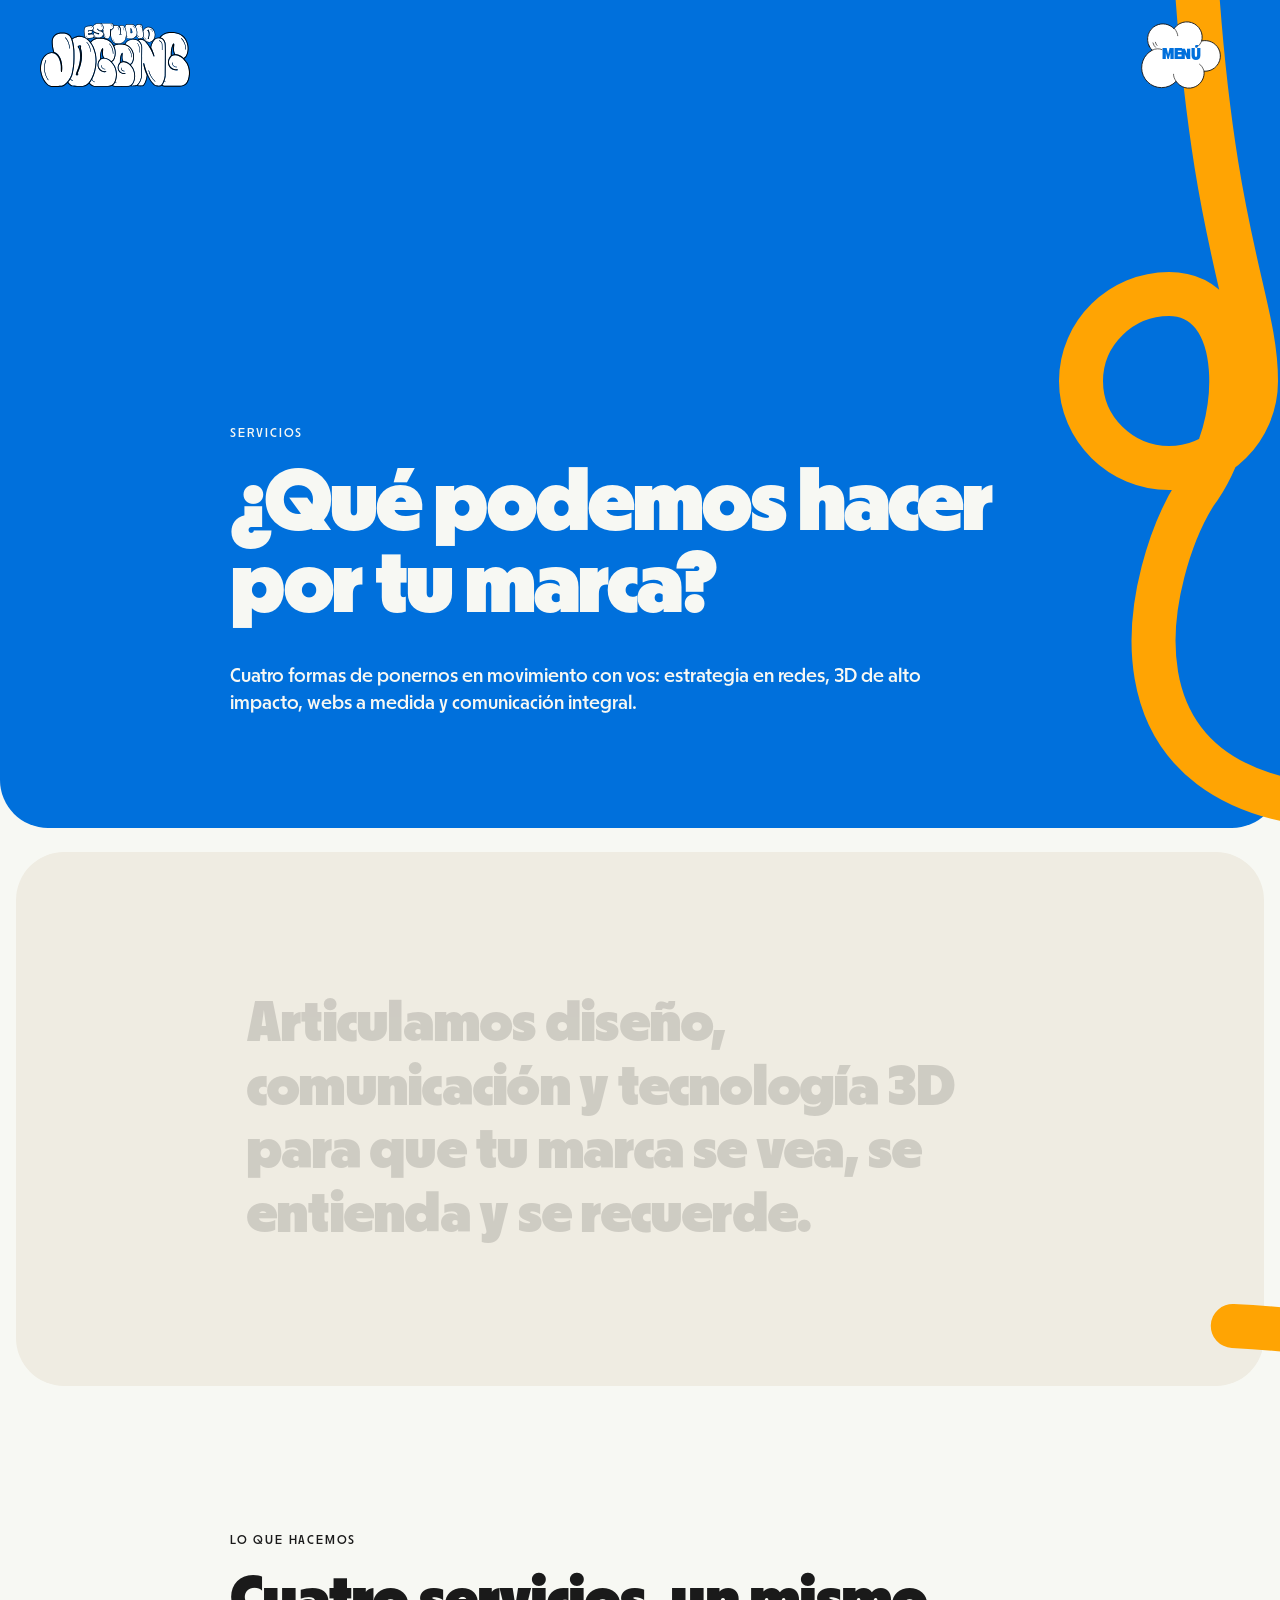
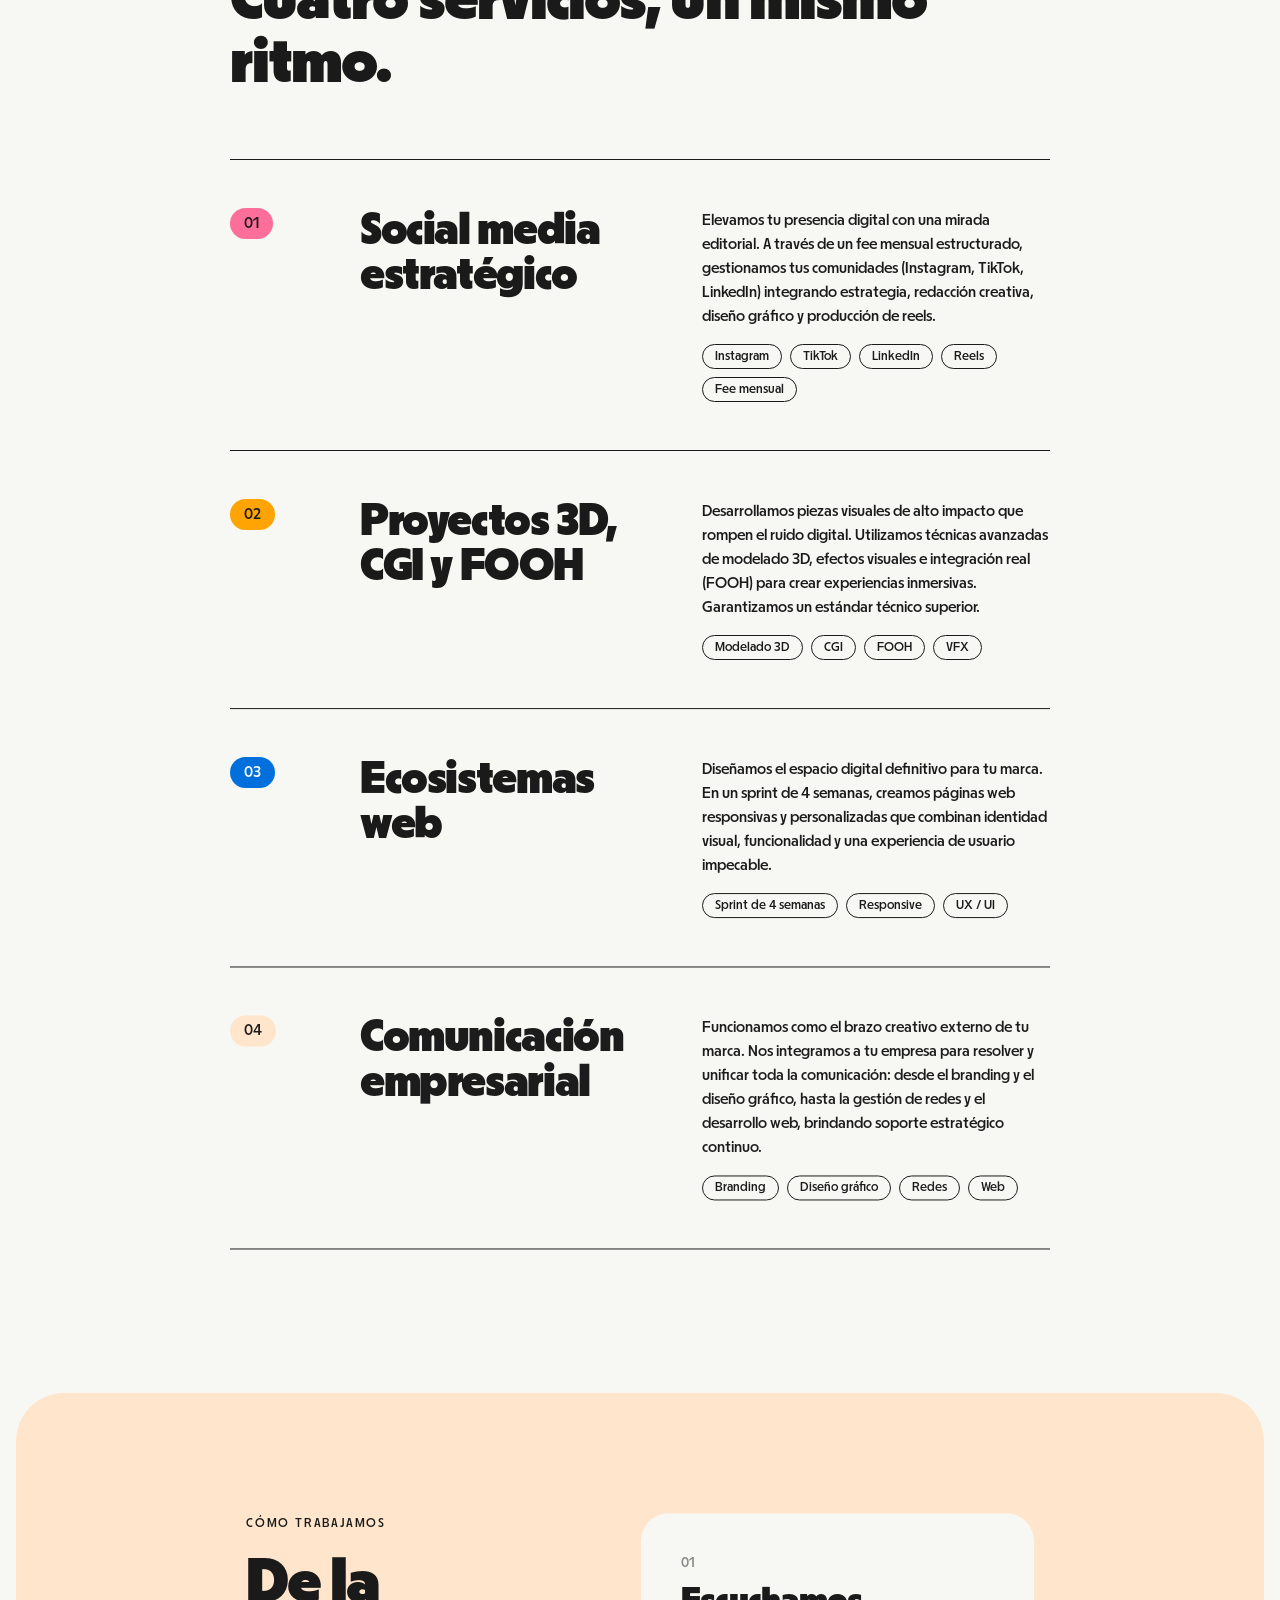
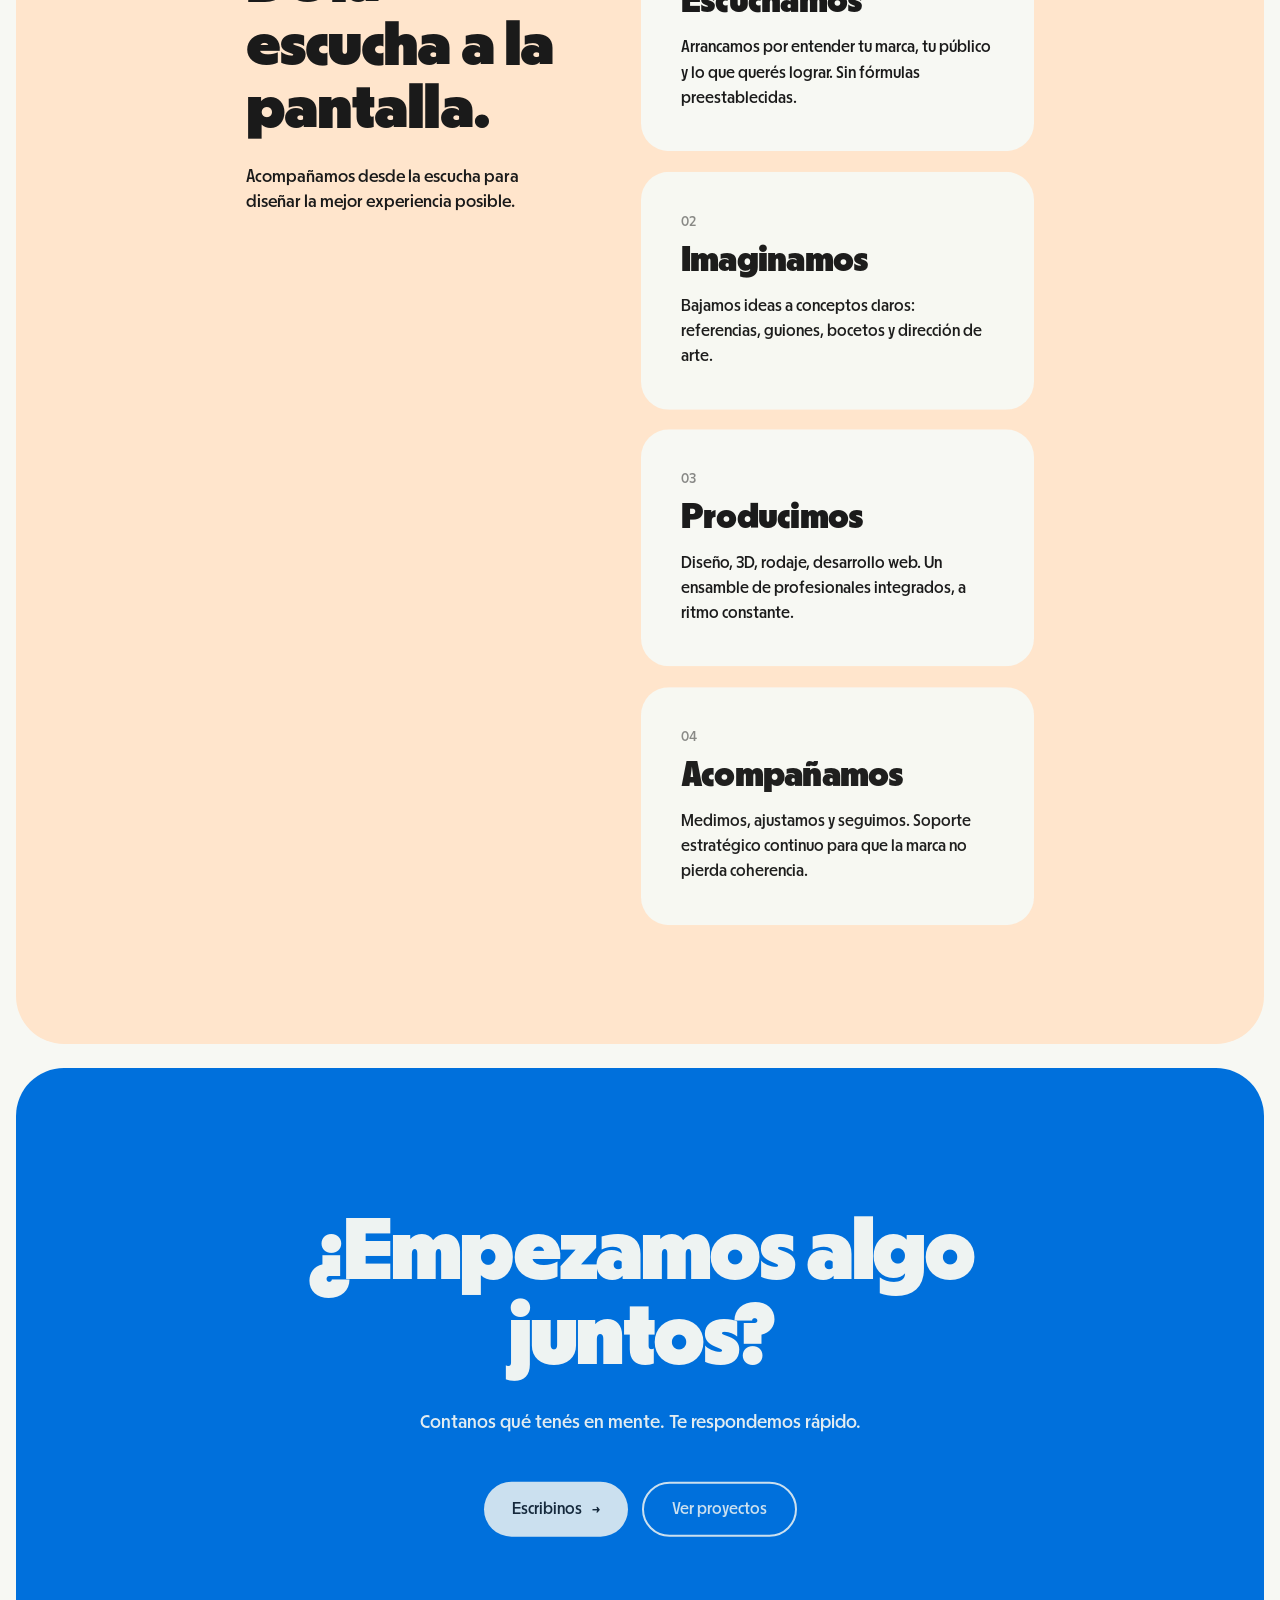
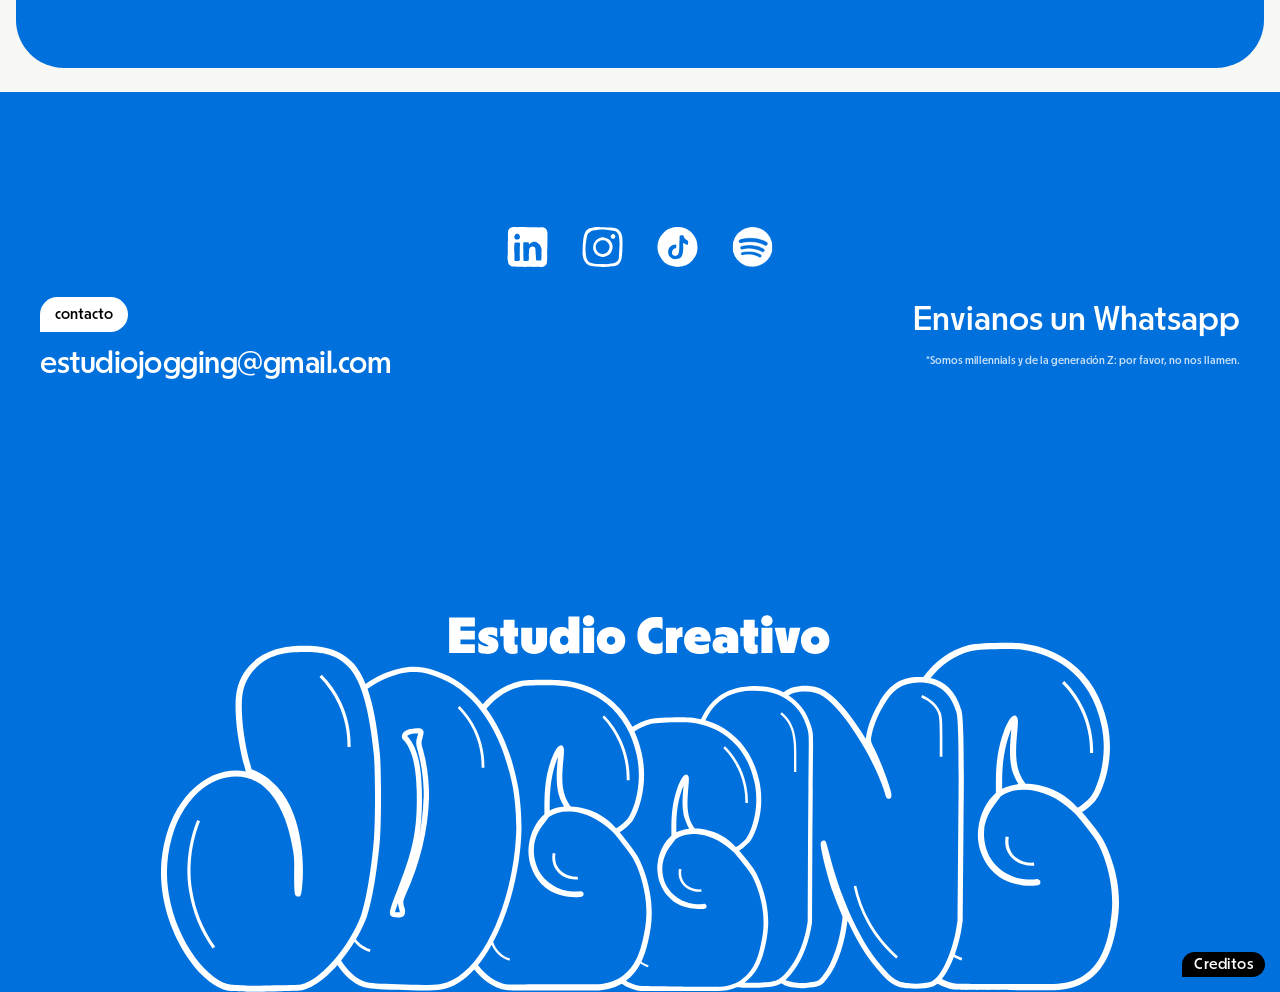
<file: servicios.html>
<!DOCTYPE html><html lang="es"><head><meta charSet="utf-8"/><meta name="viewport" content="width=device-width, initial-scale=1"/><link rel="preload" as="image" href="/logo/Logo%20Estudio%20Jogging.svg"/><link rel="preload" as="image" href="/assets/Nubes/1nube-comic.svg"/><link rel="preload" as="image" href="/assets/HorizontalWords SVG/JOGGING_Pantaloncitos.svg"/><link rel="preload" as="image" href="/media/proyectos/joyeria-lar/joyeria-lar-branding-13.webp"/><link rel="preload" as="image" href="/assets/Card-Sticker SVG/sticker-phone.svg"/><link rel="preload" as="image" href="/assets/Card-Sticker SVG/sticker-heart.svg"/><link rel="preload" as="image" href="/assets/Card-Sticker SVG/sticker-camera.svg"/><link rel="preload" as="image" href="/assets/Card-Sticker SVG/sticker-smiley.svg"/><link rel="preload" as="image" href="/assets/Footer-Sticker SVG/footer-sticker-boom.svg"/><link rel="preload" as="image" href="/assets/VimeoHero SVG/smiley-face.svg"/><link rel="stylesheet" href="/_next/static/css/97ec6eb40619e312.css" data-precedence="next"/><link rel="preload" as="script" fetchPriority="low" href="/_next/static/chunks/webpack-4fbca7a2e4464ff6.js"/><script src="/_next/static/chunks/4bd1b696-5b2b1e7b5478d01a.js" async=""></script><script src="/_next/static/chunks/684-cfde107b9de9b596.js" async=""></script><script src="/_next/static/chunks/main-app-ea6a3e9a393dc346.js" async=""></script><script src="/_next/static/chunks/c15bf2b0-a2dc73281155e045.js" async=""></script><script src="/_next/static/chunks/10-b5f6df9802ed3741.js" async=""></script><script src="/_next/static/chunks/567-5dc2f1ef19723c6b.js" async=""></script><script src="/_next/static/chunks/373-2db8b50e8d17f074.js" async=""></script><script src="/_next/static/chunks/app/servicios/page-f6d39a79b869c3f0.js" async=""></script><link rel="preload" as="image" href="/logo/Logo%20footer%20Jogging.svg"/><title>Servicios — Estudio Jogging</title><meta name="description" content="Social media estratégico, proyectos 3D, CGI y FOOH, ecosistemas web y comunicación empresarial."/><meta property="og:title" content="Estudio Jogging"/><meta property="og:description" content="Estudio creativo en movimiento: diseño, comunicación y tecnología 3D para marcas que buscan coherencia, estética y ese &quot;no sé qué&quot; editorial."/><meta property="og:url" content="https://andiflorentin.github.io"/><meta property="og:site_name" content="Estudio Jogging"/><meta property="og:locale" content="es_AR"/><meta property="og:image" content="https://andiflorentin.github.io/assets/Eimg_hero.png"/><meta property="og:type" content="website"/><meta name="twitter:card" content="summary_large_image"/><meta name="twitter:title" content="Estudio Jogging"/><meta name="twitter:description" content="Estudio creativo en movimiento: diseño, comunicación y tecnología 3D para marcas que buscan coherencia, estética y ese &quot;no sé qué&quot; editorial."/><meta name="twitter:image" content="https://andiflorentin.github.io/assets/Eimg_hero.png"/><link rel="icon" href="/logo/Isologo.svg"/><script src="/_next/static/chunks/polyfills-42372ed130431b0a.js" noModule=""></script></head><body><div class="cursor-bubble">click</div><header class="inner-header"><div class="nav-overlay"></div><nav class="navbar"><div class="nav-center" style="cursor:url(&#x27;/assets/Cursor SVG/cursor-pointer.svg&#x27;) 12 12, pointer"><a href="/" aria-label="Inicio"><img class="logo-truus" src="/logo/Logo%20Estudio%20Jogging.svg" alt="Jogging" height="40"/></a></div><div class="nav-left" style="cursor:url(&#x27;/assets/Cursor SVG/cursor-pointer.svg&#x27;) 12 12, pointer"><div class="nav-hover-trigger"><div class="logo-work-container"><img src="/assets/Nubes/1nube-comic.svg" width="60" height="55" class="nav-bar__work-blob-svg" alt="" aria-hidden="true"/><span class="logo-work-text">MENÚ</span></div><div class="nav-popout nav-work-box"><div class="nav-popout-inner"><a href="/nosotros" class="nav-work-item"><div class="nav-work-item__text"><span class="nav-work-badge badge-rosa">Nosotros</span><h4 class="nav-work-title">¿quiénes están detrás del estudio?</h4></div></a><a href="/proyectos" class="nav-work-item"><div class="nav-work-item__text"><span class="nav-work-badge badge-naranja">Proyectos</span><h4 class="nav-work-title">lo que creamos para otras marcas</h4></div></a><a href="/servicios" class="nav-work-item"><div class="nav-work-item__text"><span class="nav-work-badge badge-azul">Servicios</span><h4 class="nav-work-title">¿qué podemos hacer por tu marca?</h4></div></a><a href="#contacto" class="nav-work-item"><div class="nav-work-item__text"><span class="nav-work-badge badge-crema">Contacto</span><h4 class="nav-work-title">¿empezamos algo juntos?</h4></div></a><a href="https://wa.me/5493513091111" target="_blank" rel="noopener noreferrer" class="nav-work-btn"><span class="nav-work-btn__text">Hablemos</span></a></div></div></div></div></nav></header><main class="inner-page"><div class="run-line run-line--naranja" aria-hidden="true"><svg fill="none"><path></path></svg><div class="run-line__decos"></div></div><section class="inner-hero inner-hero--azul" data-nav-dark=""><div class="inner-hero__content wrap"><span class="inner-eyebrow" data-hero-in="true">Servicios</span><h1 class="inner-hero__title" data-hero-in="true">¿Qué podemos hacer <br/>por tu marca?</h1><p class="inner-hero__lead" data-hero-in="true">Cuatro formas de ponernos en movimiento con vos: estrategia en redes, 3D de alto impacto, webs a medida y comunicación integral.</p></div></section><section class="panel panel--cream"><img src="/assets/HorizontalWords SVG/JOGGING_Pantaloncitos.svg" alt="" aria-hidden="true" class="panel__deco panel__deco--walk" data-speed="0.35"/><div class="wrap"><p class="manifesto" data-words="true">Articulamos diseño, comunicación y tecnología 3D para que tu marca se vea, se entienda y se recuerde.</p></div></section><section class="wrap section"><div class="section-head" data-reveal="true"><span class="inner-eyebrow">Lo que hacemos</span><h2 class="section-title section-title--wide">Cuatro servicios, un mismo ritmo.</h2></div><div class="hover-list" data-hover-list="true"><ol class="service-list"><li class="service-row" data-img="/media/proyectos/joyeria-lar/joyeria-lar-branding-13.webp" data-reveal="true"><span class="service-row__num badge-rosa">01</span><h3 class="service-row__title">Social media estratégico</h3><div><p class="service-row__text">Elevamos tu presencia digital con una mirada editorial. A través de un fee mensual estructurado, gestionamos tus comunidades (Instagram, TikTok, LinkedIn) integrando estrategia, redacción creativa, diseño gráfico y producción de reels.</p><ul class="chips"><li>Instagram</li><li>TikTok</li><li>LinkedIn</li><li>Reels</li><li>Fee mensual</li></ul></div></li><li class="service-row" data-img="/media/proyectos/dermaglos/final.jpg" data-reveal="true"><span class="service-row__num badge-naranja">02</span><h3 class="service-row__title">Proyectos 3D, CGI y FOOH</h3><div><p class="service-row__text">Desarrollamos piezas visuales de alto impacto que rompen el ruido digital. Utilizamos técnicas avanzadas de modelado 3D, efectos visuales e integración real (FOOH) para crear experiencias inmersivas. Garantizamos un estándar técnico superior.</p><ul class="chips"><li>Modelado 3D</li><li>CGI</li><li>FOOH</li><li>VFX</li></ul></div></li><li class="service-row" data-img="/media/proyectos/joyeria-lar/joyeria-lar-branding-18.webp" data-reveal="true"><span class="service-row__num badge-azul">03</span><h3 class="service-row__title">Ecosistemas web</h3><div><p class="service-row__text">Diseñamos el espacio digital definitivo para tu marca. En un sprint de 4 semanas, creamos páginas web responsivas y personalizadas que combinan identidad visual, funcionalidad y una experiencia de usuario impecable.</p><ul class="chips"><li>Sprint de 4 semanas</li><li>Responsive</li><li>UX / UI</li></ul></div></li><li class="service-row" data-img="/media/proyectos/panalab-detenage/carrusel-3.webp" data-reveal="true"><span class="service-row__num badge-crema">04</span><h3 class="service-row__title">Comunicación empresarial</h3><div><p class="service-row__text">Funcionamos como el brazo creativo externo de tu marca. Nos integramos a tu empresa para resolver y unificar toda la comunicación: desde el branding y el diseño gráfico, hasta la gestión de redes y el desarrollo web, brindando soporte estratégico continuo.</p><ul class="chips"><li>Branding</li><li>Diseño gráfico</li><li>Redes</li><li>Web</li></ul></div></li></ol><div class="hover-preview" aria-hidden="true"><img src="/media/proyectos/joyeria-lar/joyeria-lar-branding-13.webp" alt=""/></div></div></section><section class="panel panel--crema"><div class="wrap section"><div class="split"><div class="split__sticky" data-reveal="true"><span class="inner-eyebrow">Cómo trabajamos</span><h2 class="section-title">De la escucha a la pantalla.</h2><p class="section-lead">Acompañamos desde la escucha para diseñar la mejor experiencia posible.</p></div><div class="steps"><article class="step-card" data-reveal="true"><img src="/assets/Card-Sticker SVG/sticker-phone.svg" alt="" aria-hidden="true" class="step-card__sticker"/><span class="step-card__n">01</span><h3 class="step-card__t">Escuchamos</h3><p>Arrancamos por entender tu marca, tu público y lo que querés lograr. Sin fórmulas preestablecidas.</p></article><article class="step-card" data-reveal="true"><img src="/assets/Card-Sticker SVG/sticker-heart.svg" alt="" aria-hidden="true" class="step-card__sticker"/><span class="step-card__n">02</span><h3 class="step-card__t">Imaginamos</h3><p>Bajamos ideas a conceptos claros: referencias, guiones, bocetos y dirección de arte.</p></article><article class="step-card" data-reveal="true"><img src="/assets/Card-Sticker SVG/sticker-camera.svg" alt="" aria-hidden="true" class="step-card__sticker"/><span class="step-card__n">03</span><h3 class="step-card__t">Producimos</h3><p>Diseño, 3D, rodaje, desarrollo web. Un ensamble de profesionales integrados, a ritmo constante.</p></article><article class="step-card" data-reveal="true"><img src="/assets/Card-Sticker SVG/sticker-smiley.svg" alt="" aria-hidden="true" class="step-card__sticker"/><span class="step-card__n">04</span><h3 class="step-card__t">Acompañamos</h3><p>Medimos, ajustamos y seguimos. Soporte estratégico continuo para que la marca no pierda coherencia.</p></article></div></div></div></section><section class="inner-cta" data-nav-dark=""><img src="/assets/Footer-Sticker SVG/footer-sticker-boom.svg" alt="" aria-hidden="true" class="inner-cta__sticker inner-cta__sticker--a"/><img src="/assets/VimeoHero SVG/smiley-face.svg" alt="" aria-hidden="true" class="inner-cta__sticker inner-cta__sticker--b"/><h2 class="inner-cta__title" data-reveal="true">¿Empezamos algo juntos?</h2><p class="inner-cta__text" data-reveal="true">Contanos qué tenés en mente. Te respondemos rápido.</p><div class="inner-cta__actions" data-reveal="true"><a href="mailto:estudiojogging@gmail.com" class="pill-btn pill-btn--light">Escribinos <span aria-hidden="true">→</span></a><a href="/proyectos" class="pill-btn pill-btn--ghost">Ver proyectos</a></div></section></main><footer class="main-footer"><div class="footer-inner" id="contacto"><div class="footer-socials" id="footer-socials"><a href="https://www.linkedin.com/company/105711671/" target="_blank" rel="noopener noreferrer" class="single-social w-inline-block" aria-label="LinkedIn"><svg xmlns="http://www.w3.org/2000/svg" width="30" height="30" viewBox="0 0 40 40" fill="none" data-wiggle-target="" aria-hidden="true"><path d="M35.9969 11.5666C35.9721 11.0166 35.8451 10.4418 35.9164 9.88408C36.0248 9.1955 36.0031 8.51315 35.856 7.82457C35.5029 5.31796 33.4912 3.9003 31.0288 4.22901C29.4848 4.3365 27.9935 4.33494 26.4603 4.23212C25.0355 4.21654 23.6092 4.20875 22.1845 4.11528C21.5278 4.06855 20.8511 4.18695 20.213 4.17604C18.5869 4.09503 16.9299 4.00623 15.3007 4C14.2074 4.07634 13.1063 3.96417 12.0222 4.12775C10.5943 4.13553 9.13087 3.81617 7.73089 4.21966C5.8756 4.53902 4.31146 5.98317 4.46013 7.96166C4.47717 8.73593 4.34089 9.50084 4.30217 10.2735C4.37186 11.3469 4.32385 12.4234 4.32076 13.4952C4.33624 13.9049 4.40283 14.3162 4.39974 14.7259C4.39354 15.2992 4.12408 15.8289 4.16434 16.3991C4.26346 18.0115 4.23093 19.6379 4.17828 21.2596C4.19067 22.3315 4.25107 23.4064 4.22009 24.4689C4.25262 25.6404 4.08226 26.801 4.00018 27.9647C3.99399 29.1814 4.14421 30.4075 4.39664 31.5992C4.5004 32.2489 4.50969 32.9608 4.89066 33.5248C5.22517 34.0716 5.81366 34.4766 6.32471 34.8895C6.64838 35.1465 6.98134 35.4098 7.3778 35.5391C8.50522 35.7946 9.69768 35.5827 10.8437 35.7042C11.9804 35.8024 13.0985 35.8647 14.2383 35.8117C16.5799 35.98 18.9416 35.9161 21.294 35.8818C23.2283 35.8008 25.1703 36.0376 27.1045 35.8678C28.9227 35.846 30.7795 36.2168 32.5651 35.8039C33.7064 35.3646 34.9128 34.6246 35.3341 33.4017C35.5695 32.7131 35.6066 31.9778 35.6531 31.2565C35.7956 29.0334 35.8018 26.8166 35.7042 24.5982C35.8467 23.1073 35.7971 21.5852 35.8715 20.0835C36.0232 17.2512 35.8513 14.4097 36 11.5915V11.5619L35.9969 11.5666ZM9.43286 12.1227C9.42666 11.5681 9.50255 10.9948 9.82157 10.5353C10.4209 9.63793 11.7047 9.08177 12.651 9.64884C14.0928 10.339 14.3901 12.4951 13.289 13.5996C13.0459 13.8551 12.716 13.9657 12.366 13.9844C11.6846 13.9844 10.8421 14.2041 10.2691 13.7741C9.81693 13.3519 9.42821 12.7802 9.43286 12.1492V12.1212V12.1227ZM13.9936 18.7452C13.9782 18.9493 13.9209 19.1503 13.8775 19.3513C13.718 20.0944 13.8883 20.8624 13.8574 21.6164C13.7861 23.6292 13.7335 25.6544 13.8109 27.6703C13.8403 28.4149 13.8728 29.1658 13.8992 29.9105C13.9658 30.624 13.5848 31.1272 12.86 31.1926C12.0423 31.2752 11.22 31.2783 10.3961 31.1817C10.1886 31.1552 9.97024 31.0851 9.82931 30.9371C9.52578 30.6084 9.57069 30.0211 9.55985 29.5833C9.57688 28.7312 9.6187 27.8401 9.54127 26.9879C9.49945 26.5362 9.57998 26.089 9.56295 25.6373C9.40189 24.1417 9.37866 22.6259 9.3229 21.121C9.34613 20.1177 9.47003 19.1145 9.501 18.1081C9.55675 17.5675 9.40808 16.7013 10.057 16.5066C11.0961 16.3742 12.1415 16.4162 13.2255 16.3601C13.7613 16.3477 13.9472 16.6639 13.9038 17.2045C13.8465 17.7155 14.0076 18.2125 13.9967 18.7203V18.7484L13.9936 18.7452ZM31.1667 27.6111C31.097 28.3713 31.1403 29.1658 31.0877 29.9292C31.0877 30.3561 30.795 30.6957 30.366 30.7299C29.4074 30.8795 28.4395 30.7408 27.4514 30.7814C27.0689 30.8187 26.7561 30.691 26.7638 30.2501C26.7437 28.6112 26.8552 26.9568 26.5377 25.335C26.4634 24.9518 26.468 24.5639 26.4928 24.176C26.5439 23.3784 26.2884 22.5979 26.2698 21.808C26.2466 21.3422 26.2698 20.7923 25.957 20.4215C24.9984 19.5164 23.6371 19.2905 22.519 20.0492C20.9533 21.0088 21.3126 23.1182 21.1624 24.6994C21.1701 25.2743 21.0617 25.8336 21.0183 26.4006C21.1747 27.7264 21.0369 29.1082 21.0648 30.4402C21.0849 30.853 20.7411 31.0555 20.3663 31.0524C19.3752 31.1256 18.4243 31.2004 17.4673 31.269C17.3031 31.2783 17.1126 31.2643 16.9856 31.1771C16.8432 31.0883 16.7998 30.8686 16.8075 30.6848C16.8199 30.3358 16.8633 29.9697 16.8463 29.6098C16.7162 28.0909 16.6233 26.5844 16.7146 25.0515C16.7502 23.6074 16.6914 22.1601 16.5737 20.7222C16.7162 19.4151 16.6279 18.0909 16.5814 16.773C16.5706 16.3944 16.8122 16.2137 17.1544 16.1919C18.333 16.061 20.0938 16.1124 20.9858 16.3041C21.5139 16.4022 21.1004 16.8244 21.0462 17.2918C21.0354 17.3821 21.0307 17.4834 21.0431 17.5706C21.0725 17.904 21.3343 17.9492 21.5557 17.7389C22.1922 17.0908 22.9325 16.4131 23.8229 16.1265C25.2601 15.6124 26.959 15.6389 28.1127 16.7574C29.7249 17.9352 29.8735 18.1221 30.7067 19.9666C31.3246 21.1475 31.3355 22.4623 31.2023 23.746C31.1729 24.3785 31.1883 25.0297 31.145 25.6747C31.1465 26.3305 31.3091 26.9412 31.1744 27.5799L31.1713 27.6095L31.1667 27.6111Z" fill="currentColor"/></svg></a><a href="https://www.instagram.com/estudiojogging" target="_blank" rel="noopener noreferrer" class="single-social w-inline-block" aria-label="Instagram"><svg xmlns="http://www.w3.org/2000/svg" width="30" height="30" viewBox="0 0 40 40" fill="none" data-wiggle-target="" aria-hidden="true"><path d="M35.9653 20.2209C35.9393 17.6695 36.1018 15.1165 35.8873 12.5586C35.7589 10.8912 35.2828 9.24659 34.3662 7.94651C33.3083 6.48229 31.714 5.09445 29.8338 4.89131C28.719 4.7808 27.7 4.3274 26.5511 4.42165C26.0603 4.4444 25.5776 4.38103 25.0933 4.31765C24.5099 4.26077 23.8973 4.38265 23.3009 4.32902C21.6644 4.22989 20.0263 4.0625 18.3882 4.14213C17.5285 4.01538 16.6525 4.04625 15.7896 4.01538C15.3557 3.98937 14.9202 3.991 14.4895 4.0625C13.2171 4.27539 11.9397 4.51591 10.6673 4.74992C10.1326 4.84906 9.58821 4.97256 9.1023 5.21958C8.34663 5.60961 7.75509 6.27427 7.10017 6.81056C6.78165 7.0982 6.56389 7.46873 6.40463 7.862C6.08123 8.64368 5.6327 9.37823 5.39056 10.1973C5.15329 11.2195 4.80227 12.2205 4.70152 13.2622C4.39275 16.6343 4.00922 19.9983 4.08397 23.3915C4.09535 23.9733 3.98809 24.5551 4.0011 25.1271C4.09698 26.3622 4.38137 27.5859 4.62839 28.7999C4.78277 29.5328 5.03466 30.2446 5.40844 30.8946C6.48263 32.6904 8.01023 34.7851 10.313 34.946C12.9116 35.1947 15.4776 35.7456 18.0891 35.8626C19.5891 35.9016 21.094 36.1697 22.6021 35.9812C23.01 35.9341 23.4162 35.8821 23.8274 35.8626C24.2223 35.8366 24.5652 35.874 24.9113 35.8447C25.5988 35.7764 26.2764 35.5408 26.9622 35.4677C28.3907 35.4027 29.8468 35.2759 31.168 34.7299C33.0629 34.1156 34.0396 32.8805 34.701 31.0506C35.4274 29.2842 35.611 27.3779 35.6452 25.4798C35.7167 24.7469 35.9101 24.0221 35.9279 23.281C35.9588 22.7203 35.8304 22.1564 35.8499 21.6088C35.8629 21.1554 35.9686 20.7052 35.9637 20.2518V20.2209H35.9653ZM33.6642 19.3304C33.5163 20.0584 33.3911 20.7231 33.4301 21.4788C33.2221 23.3704 33.3993 25.2961 33.1913 27.1829C33.1458 28.6114 33.0531 30.2153 31.9594 31.27C31.3858 31.8356 30.7698 32.4011 30.0304 32.6579C29.5543 32.8383 29.0391 32.8789 28.5353 32.9276C27.9633 32.9861 27.4091 33.1308 26.842 33.2153C25.0121 33.4948 23.1822 33.8426 21.3247 33.6541C20.0506 33.6151 18.7749 33.6004 17.5009 33.5501C16.1731 33.4948 14.8536 33.4298 13.5307 33.3274C12.3964 33.2299 11.2361 33.1665 10.2041 32.6757C7.34719 31.3107 6.80603 27.8443 6.58176 25.0101C6.429 22.5416 6.26974 20.0227 6.61264 17.572C6.89703 15.2107 7.20255 12.8543 7.78434 10.5369C8.07361 9.36035 9.04867 8.66481 9.99774 7.98226C10.7307 7.44273 11.5676 7.08358 12.424 6.79918C13.0887 6.52941 13.8249 6.58142 14.5188 6.50341C15.8579 6.25477 17.2165 6.10689 18.5783 6.07764C20.1205 6.06139 21.6676 6.07764 23.2034 6.20602C25.0316 6.43028 26.842 6.75368 28.68 6.91782C29.8939 7.01857 31.0786 7.4931 31.8002 8.52667C32.2828 9.17346 32.7183 9.86413 32.9556 10.6312C33.1246 11.135 33.1197 11.6843 33.1994 12.2108C33.4854 13.2899 33.4838 14.4031 33.5455 15.5114C33.6918 16.3272 33.5797 17.143 33.6203 17.962C33.6495 18.4073 33.7113 18.8575 33.6674 19.3028L33.6642 19.3336V19.3304Z" fill="currentColor"/><path d="M27.7674 17.988C27.3595 16.1712 26.1066 14.6907 24.6391 13.6392C23.7875 13.0591 22.7751 12.6853 21.7318 12.5114C21.2166 12.4253 20.721 12.2482 20.2318 12.253C18.4442 12.3505 16.7622 13.0851 15.3695 14.1934C14.8722 14.5542 14.5147 15.0271 14.1393 15.5146C13.8581 15.8673 13.5607 16.2215 13.356 16.6148C13.0358 17.2145 12.8717 17.8791 12.7384 18.5406C12.5792 19.3174 12.4427 20.1445 12.5174 20.9408C12.7628 23.5703 14.6723 26.2419 17.1246 27.2771C17.8039 27.6103 18.4621 27.8199 19.1999 27.8345C20.7242 28.1547 22.3184 27.9451 23.6413 27.0935C24.4587 26.567 25.3509 26.0876 26.0204 25.366C27.3238 23.8839 28.0144 22.0882 28.0924 20.0649C28.1705 19.345 27.9982 18.721 27.7772 18.0189L27.769 17.9864L27.7674 17.988ZM25.4711 21.2854C25.073 22.54 24.1434 24.2366 22.9311 24.872C22.034 25.3091 21.0249 25.5171 20.0384 25.6407C19.1527 25.6195 18.1874 25.5009 17.4626 25.0264C17.1831 24.8411 16.9296 24.6217 16.6761 24.4007C14.5407 22.7382 14.084 19.6066 15.2752 17.2681C15.493 16.8098 15.8635 16.4539 16.273 16.163C17.2205 15.4756 18.1809 14.8532 19.3201 14.6647C20.1619 14.5038 20.9907 14.7589 21.826 14.8597C23.053 15.0433 23.8217 15.929 24.514 16.857C25.4663 18.0579 25.9083 19.7643 25.4809 21.2561L25.4728 21.287L25.4711 21.2854Z" fill="currentColor"/><path d="M30.2261 11.8094C29.8621 13.3451 28.991 13.766 27.5382 13.1468C26.4754 12.708 26.2137 11.4583 26.971 10.6149C27.4846 10.0396 28.2012 9.35057 29.0414 9.69835C29.2705 9.80885 29.4412 10.0006 29.6281 10.1696C30.1058 10.5759 30.4292 11.1414 30.2326 11.7769L30.2245 11.8077L30.2261 11.8094Z" fill="currentColor"/></svg></a><a href="https://www.tiktok.com/@estudiojogging" target="_blank" rel="noopener noreferrer" class="single-social w-inline-block" aria-label="TikTok"><svg xmlns="http://www.w3.org/2000/svg" width="30" height="30" viewBox="0 0 40 40" fill="none" data-wiggle-target="" aria-hidden="true"><path d="M35.7673 17.7056C35.5701 16.7041 35.4805 15.6928 35.2035 14.7093C34.9706 13.9378 34.6056 13.2315 34.2195 12.5366C33.5922 11.3378 32.7581 10.2775 31.8962 9.22711C31.2087 8.3773 30.4299 7.59599 29.5322 6.96965C27.8932 5.91758 26.1075 5.03189 24.2519 4.4349C23.302 4.17392 22.3277 4.03038 21.3404 4.04996C20.4753 4.04506 19.6102 3.9733 18.7483 4.01081C17.049 4.05975 15.4019 4.61922 13.8166 5.16074C12.51 5.59951 11.363 6.38082 10.26 7.19148C9.825 7.50628 9.50404 7.9369 9.12769 8.31531C7.22801 10.0394 5.69979 12.2332 4.89495 14.6848C4.6082 15.6194 4.47135 16.572 4.19763 17.5115C4.051 18.0057 3.99398 18.5147 4.0005 19.0285C4.00701 20.1311 3.97117 21.2011 4.15202 22.2874C4.49253 24.9608 5.62973 27.2362 7.15632 29.3844C7.60599 30.0221 8.15504 30.5718 8.61774 31.1982C8.97128 31.6794 9.35741 32.154 9.84455 32.5047C10.304 32.857 10.8351 33.0479 11.3386 33.3431C11.899 33.6693 12.3976 34.1081 13.0069 34.3185C13.4468 34.4653 13.8769 34.6349 14.2858 34.8551C15.3237 35.382 16.5407 35.3624 17.6502 35.6805C18.9389 36.0181 20.2521 36.0899 21.5441 35.8876C22.3799 35.8061 23.2271 35.7637 24.0172 35.457C24.7048 35.1667 25.4835 35.1145 26.176 34.8682C26.4643 34.7605 26.7283 34.6039 26.9906 34.4441C27.8117 33.9319 28.7062 33.529 29.4638 32.9043C30.3468 32.141 31.2413 31.4102 32.0624 30.5718C32.5381 30.0303 32.8069 29.3469 33.3576 28.8641C34.0191 28.1072 34.3205 27.1188 34.8419 26.269C35.2785 25.4208 35.4414 24.4715 35.6402 23.5026C36.0605 21.5632 36.1224 19.7331 35.7738 17.7382L35.7689 17.7056H35.7673ZM28.4602 16.8591C28.3103 17.2326 28.4227 17.8459 28.1425 18.1085C27.204 18.575 25.9984 17.6159 25.2669 17.0467C24.8009 16.6405 24.4571 16.9178 24.4213 17.4805C24.3936 17.7823 24.4474 18.0857 24.4848 18.3874C24.6152 19.3155 24.5793 20.2551 24.5419 21.188C24.4278 23.9071 24.3105 27.4254 21.7282 29.0109C21.0227 29.4284 20.2097 29.5866 19.4049 29.6796C18.5805 29.8329 17.7887 29.8982 16.9887 29.6258C14.3966 29.0386 12.3633 26.7795 12.5784 24.0262C12.5572 23.4031 12.4513 22.7376 12.668 22.1439C13.0981 21.1587 13.6227 20.1833 14.4357 19.4297C15.5518 18.6158 16.8698 17.965 18.2775 17.9372C18.8086 17.9063 19.0676 18.3401 19.0367 18.8246C19.0236 19.3563 19.0106 19.8815 18.9471 20.4019C18.8118 21.1815 17.7968 21.1375 17.2347 21.4849C15.9118 22.139 15.1053 24.7439 15.9607 25.9786C17.0164 27.4287 19.4277 27.2134 20.4997 25.9036C20.648 25.6883 20.7295 25.4273 20.8077 25.1794C21.052 24.3687 21.3714 23.5662 21.3534 22.6985C21.342 22.2532 21.3241 21.8095 21.3925 21.3675C21.6125 19.8962 21.4691 18.4266 21.4561 16.952C21.4561 15.8021 21.6532 14.6522 21.6891 13.5039C21.7102 12.8808 21.6793 12.2642 21.6565 11.6346C21.6418 11.359 21.6923 11.0442 21.9807 10.9332C22.6943 10.7669 23.5659 10.594 24.317 10.6674C24.8221 10.7636 24.9149 11.359 25.0665 11.7798C26.0326 14.9197 29.397 14.078 28.4683 16.8297L28.4602 16.8607V16.8591Z" fill="currentColor"/></svg></a><a href="https://open.spotify.com/user/luprior?si=7eTq3ZZzTN258uYBUUpZNw" target="_blank" rel="noopener noreferrer" class="single-social w-inline-block" aria-label="Spotify"><span class="social-mask" data-wiggle-target="" style="-webkit-mask-image:url(/assets/spotify-icon.png);mask-image:url(/assets/spotify-icon.png)" aria-hidden="true"></span></a></div><div class="footer-top"><div class="footer-column"><div class="footer-contact-group footer-contact-group--left"><span class="footer-badge">contacto</span><a href="mailto:estudiojogging@gmail.com" class="footer-email">estudiojogging@gmail.com</a></div><div class="footer-contact-group footer-contact-group--right"><a href="https://wa.me/5493513091111" target="_blank" rel="noopener noreferrer" class="footer-whatsapp">Envianos un Whatsapp</a><p class="footer-note">*Somos millennials y de la generación Z:<!-- --> <br class="footer-note__br"/>por favor, no nos llamen.</p></div></div></div><div class="footer-bottom"><div class="footer-big-text"><img src="/logo/Logo%20footer%20Jogging.svg" alt="Jogging" class="footer-logo__svg"/></div><div class="footer-bottom-row"><div></div><div class="footer-credits-wrapper"><div class="credits-box"><div class="credits-content"><div class="credits-item credit-wiggle"><div class="overflow-wrapper"><span class="credits-label">Diseño y desarrollo</span></div><div class="overflow-wrapper"><a href="#" class="credits-name" data-wiggle-target="true">Florentin</a></div></div><div class="credits-item credit-wiggle"><div class="overflow-wrapper"><span class="credits-label">Ilustración</span></div><div class="overflow-wrapper"><a href="#" class="credits-name" data-wiggle-target="true">Mica</a></div></div></div></div><a href="#" class="footer-credits">Creditos</a></div></div></div></div></footer><script src="/_next/static/chunks/webpack-4fbca7a2e4464ff6.js" async=""></script><script>(self.__next_f=self.__next_f||[]).push([0])</script><script>self.__next_f.push([1,"1:\"$Sreact.fragment\"\n2:I[7555,[],\"\"]\n3:I[1295,[],\"\"]\n4:I[9616,[\"592\",\"static/chunks/c15bf2b0-a2dc73281155e045.js\",\"10\",\"static/chunks/10-b5f6df9802ed3741.js\",\"567\",\"static/chunks/567-5dc2f1ef19723c6b.js\",\"373\",\"static/chunks/373-2db8b50e8d17f074.js\",\"104\",\"static/chunks/app/servicios/page-f6d39a79b869c3f0.js\"],\"default\"]\n5:I[461,[\"592\",\"static/chunks/c15bf2b0-a2dc73281155e045.js\",\"10\",\"static/chunks/10-b5f6df9802ed3741.js\",\"567\",\"static/chunks/567-5dc2f1ef19723c6b.js\",\"373\",\"static/chunks/373-2db8b50e8d17f074.js\",\"104\",\"static/chunks/app/servicios/page-f6d39a79b869c3f0.js\"],\"default\"]\n6:I[3701,[\"592\",\"static/chunks/c15bf2b0-a2dc73281155e045.js\",\"10\",\"static/chunks/10-b5f6df9802ed3741.js\",\"567\",\"static/chunks/567-5dc2f1ef19723c6b.js\",\"373\",\"static/chunks/373-2db8b50e8d17f074.js\",\"104\",\"static/chunks/app/servicios/page-f6d39a79b869c3f0.js\"],\"default\"]\n7:I[995,[\"592\",\"static/chunks/c15bf2b0-a2dc73281155e045.js\",\"10\",\"static/chunks/10-b5f6df9802ed3741.js\",\"567\",\"static/chunks/567-5dc2f1ef19723c6b.js\",\"373\",\"static/chunks/373-2db8b50e8d17f074.js\",\"104\",\"static/chunks/app/servicios/page-f6d39a79b869c3f0.js\"],\"default\"]\n8:I[5373,[\"592\",\"static/chunks/c15bf2b0-a2dc73281155e045.js\",\"10\",\"static/chunks/10-b5f6df9802ed3741.js\",\"567\",\"static/chunks/567-5dc2f1ef19723c6b.js\",\"373\",\"static/chunks/373-2db8b50e8d17f074.js\",\"104\",\"static/chunks/app/servicios/page-f6d39a79b869c3f0.js\"],\"default\"]\n9:I[2936,[\"592\",\"static/chunks/c15bf2b0-a2dc73281155e045.js\",\"10\",\"static/chunks/10-b5f6df9802ed3741.js\",\"567\",\"static/chunks/567-5dc2f1ef19723c6b.js\",\"373\",\"static/chunks/373-2db8b50e8d17f074.js\",\"104\",\"static/chunks/app/servicios/page-f6d39a79b869c3f0.js\"],\"default\"]\na:I[9665,[],\"OutletBoundary\"]\nd:I[9665,[],\"ViewportBoundary\"]\nf:I[9665,[],\"MetadataBoundary\"]\n11:I[6614,[],\"\"]\n:HL[\"/_next/static/css/97ec6eb40619e312.css\",\"style\"]\n"])</script><script>self.__next_f.push([1,"0:{\"P\":null,\"b\":\"tNubZ82Tk8Jbb1uHswJCd\",\"p\":\"\",\"c\":[\"\",\"servicios\"],\"i\":false,\"f\":[[[\"\",{\"children\":[\"servicios\",{\"children\":[\"__PAGE__\",{}]}]},\"$undefined\",\"$undefined\",true],[\"\",[\"$\",\"$1\",\"c\",{\"children\":[[[\"$\",\"link\",\"0\",{\"rel\":\"stylesheet\",\"href\":\"/_next/static/css/97ec6eb40619e312.css\",\"precedence\":\"next\",\"crossOrigin\":\"$undefined\",\"nonce\":\"$undefined\"}]],[\"$\",\"html\",null,{\"lang\":\"es\",\"children\":[\"$\",\"body\",null,{\"children\":[\"$\",\"$L2\",null,{\"parallelRouterKey\":\"children\",\"error\":\"$undefined\",\"errorStyles\":\"$undefined\",\"errorScripts\":\"$undefined\",\"template\":[\"$\",\"$L3\",null,{}],\"templateStyles\":\"$undefined\",\"templateScripts\":\"$undefined\",\"notFound\":[[[\"$\",\"title\",null,{\"children\":\"404: This page could not be found.\"}],[\"$\",\"div\",null,{\"style\":{\"fontFamily\":\"system-ui,\\\"Segoe UI\\\",Roboto,Helvetica,Arial,sans-serif,\\\"Apple Color Emoji\\\",\\\"Segoe UI Emoji\\\"\",\"height\":\"100vh\",\"textAlign\":\"center\",\"display\":\"flex\",\"flexDirection\":\"column\",\"alignItems\":\"center\",\"justifyContent\":\"center\"},\"children\":[\"$\",\"div\",null,{\"children\":[[\"$\",\"style\",null,{\"dangerouslySetInnerHTML\":{\"__html\":\"body{color:#000;background:#fff;margin:0}.next-error-h1{border-right:1px solid rgba(0,0,0,.3)}@media (prefers-color-scheme:dark){body{color:#fff;background:#000}.next-error-h1{border-right:1px solid rgba(255,255,255,.3)}}\"}}],[\"$\",\"h1\",null,{\"className\":\"next-error-h1\",\"style\":{\"display\":\"inline-block\",\"margin\":\"0 20px 0 0\",\"padding\":\"0 23px 0 0\",\"fontSize\":24,\"fontWeight\":500,\"verticalAlign\":\"top\",\"lineHeight\":\"49px\"},\"children\":404}],[\"$\",\"div\",null,{\"style\":{\"display\":\"inline-block\"},\"children\":[\"$\",\"h2\",null,{\"style\":{\"fontSize\":14,\"fontWeight\":400,\"lineHeight\":\"49px\",\"margin\":0},\"children\":\"This page could not be found.\"}]}]]}]}]],[]],\"forbidden\":\"$undefined\",\"unauthorized\":\"$undefined\"}]}]}]]}],{\"children\":[\"servicios\",[\"$\",\"$1\",\"c\",{\"children\":[null,[\"$\",\"$L2\",null,{\"parallelRouterKey\":\"children\",\"error\":\"$undefined\",\"errorStyles\":\"$undefined\",\"errorScripts\":\"$undefined\",\"template\":[\"$\",\"$L3\",null,{}],\"templateStyles\":\"$undefined\",\"templateScripts\":\"$undefined\",\"notFound\":\"$undefined\",\"forbidden\":\"$undefined\",\"unauthorized\":\"$undefined\"}]]}],{\"children\":[\"__PAGE__\",[\"$\",\"$1\",\"c\",{\"children\":[[[\"$\",\"$L4\",null,{}],[\"$\",\"$L5\",null,{}],[\"$\",\"$L6\",null,{}],[\"$\",\"header\",null,{\"className\":\"inner-header\",\"children\":[\"$\",\"$L7\",null,{}]}],[\"$\",\"main\",null,{\"className\":\"inner-page\",\"children\":[[\"$\",\"$L8\",null,{\"color\":\"naranja\",\"shape\":\"espejo\",\"heroDecos\":[{\"src\":\"/assets/Card-Sticker SVG/sticker-camera.svg\",\"w\":110,\"fx\":0.94,\"fy\":0.68}],\"start\":4}],[\"$\",\"section\",null,{\"className\":\"inner-hero inner-hero--azul\",\"data-nav-dark\":\"\",\"children\":[\"$\",\"div\",null,{\"className\":\"inner-hero__content wrap\",\"children\":[[\"$\",\"span\",null,{\"className\":\"inner-eyebrow\",\"data-hero-in\":true,\"children\":\"Servicios\"}],[\"$\",\"h1\",null,{\"className\":\"inner-hero__title\",\"data-hero-in\":true,\"children\":[\"¿Qué podemos hacer \",[\"$\",\"br\",null,{}],\"por tu marca?\"]}],[\"$\",\"p\",null,{\"className\":\"inner-hero__lead\",\"data-hero-in\":true,\"children\":\"Cuatro formas de ponernos en movimiento con vos: estrategia en redes, 3D de alto impacto, webs a medida y comunicación integral.\"}],\"$undefined\"]}]}],[\"$\",\"section\",null,{\"className\":\"panel panel--cream\",\"children\":[[\"$\",\"img\",null,{\"src\":\"/assets/HorizontalWords SVG/JOGGING_Pantaloncitos.svg\",\"alt\":\"\",\"aria-hidden\":\"true\",\"className\":\"panel__deco panel__deco--walk\",\"data-speed\":\"0.35\"}],[\"$\",\"div\",null,{\"className\":\"wrap\",\"children\":[\"$\",\"p\",null,{\"className\":\"manifesto\",\"data-words\":true,\"children\":\"Articulamos diseño, comunicación y tecnología 3D para que tu marca se vea, se entienda y se recuerde.\"}]}]]}],[\"$\",\"section\",null,{\"className\":\"wrap section\",\"children\":[[\"$\",\"div\",null,{\"className\":\"section-head\",\"data-reveal\":true,\"children\":[[\"$\",\"span\",null,{\"className\":\"inner-eyebrow\",\"children\":\"Lo que hacemos\"}],[\"$\",\"h2\",null,{\"className\":\"section-title section-title--wide\",\"children\":\"Cuatro servicios, un mismo ritmo.\"}]]}],[\"$\",\"div\",null,{\"className\":\"hover-list\",\"data-hover-list\":true,\"children\":[[\"$\",\"ol\",null,{\"className\":\"service-list\",\"children\":[[\"$\",\"li\",\"Social media estratégico\",{\"className\":\"service-row\",\"data-img\":\"/media/proyectos/joyeria-lar/joyeria-lar-branding-13.webp\",\"data-reveal\":true,\"children\":[[\"$\",\"span\",null,{\"className\":\"service-row__num badge-rosa\",\"children\":\"01\"}],[\"$\",\"h3\",null,{\"className\":\"service-row__title\",\"children\":\"Social media estratégico\"}],[\"$\",\"div\",null,{\"children\":[[\"$\",\"p\",null,{\"className\":\"service-row__text\",\"children\":\"Elevamos tu presencia digital con una mirada editorial. A través de un fee mensual estructurado, gestionamos tus comunidades (Instagram, TikTok, LinkedIn) integrando estrategia, redacción creativa, diseño gráfico y producción de reels.\"}],[\"$\",\"ul\",null,{\"className\":\"chips\",\"children\":[[\"$\",\"li\",\"Instagram\",{\"children\":\"Instagram\"}],[\"$\",\"li\",\"TikTok\",{\"children\":\"TikTok\"}],[\"$\",\"li\",\"LinkedIn\",{\"children\":\"LinkedIn\"}],[\"$\",\"li\",\"Reels\",{\"children\":\"Reels\"}],[\"$\",\"li\",\"Fee mensual\",{\"children\":\"Fee mensual\"}]]}]]}]]}],[\"$\",\"li\",\"Proyectos 3D, CGI y FOOH\",{\"className\":\"service-row\",\"data-img\":\"/media/proyectos/dermaglos/final.jpg\",\"data-reveal\":true,\"children\":[[\"$\",\"span\",null,{\"className\":\"service-row__num badge-naranja\",\"children\":\"02\"}],[\"$\",\"h3\",null,{\"className\":\"service-row__title\",\"children\":\"Proyectos 3D, CGI y FOOH\"}],[\"$\",\"div\",null,{\"children\":[[\"$\",\"p\",null,{\"className\":\"service-row__text\",\"children\":\"Desarrollamos piezas visuales de alto impacto que rompen el ruido digital. Utilizamos técnicas avanzadas de modelado 3D, efectos visuales e integración real (FOOH) para crear experiencias inmersivas. Garantizamos un estándar técnico superior.\"}],[\"$\",\"ul\",null,{\"className\":\"chips\",\"children\":[[\"$\",\"li\",\"Modelado 3D\",{\"children\":\"Modelado 3D\"}],[\"$\",\"li\",\"CGI\",{\"children\":\"CGI\"}],[\"$\",\"li\",\"FOOH\",{\"children\":\"FOOH\"}],[\"$\",\"li\",\"VFX\",{\"children\":\"VFX\"}]]}]]}]]}],[\"$\",\"li\",\"Ecosistemas web\",{\"className\":\"service-row\",\"data-img\":\"/media/proyectos/joyeria-lar/joyeria-lar-branding-18.webp\",\"data-reveal\":true,\"children\":[[\"$\",\"span\",null,{\"className\":\"service-row__num badge-azul\",\"children\":\"03\"}],[\"$\",\"h3\",null,{\"className\":\"service-row__title\",\"children\":\"Ecosistemas web\"}],[\"$\",\"div\",null,{\"children\":[[\"$\",\"p\",null,{\"className\":\"service-row__text\",\"children\":\"Diseñamos el espacio digital definitivo para tu marca. En un sprint de 4 semanas, creamos páginas web responsivas y personalizadas que combinan identidad visual, funcionalidad y una experiencia de usuario impecable.\"}],[\"$\",\"ul\",null,{\"className\":\"chips\",\"children\":[[\"$\",\"li\",\"Sprint de 4 semanas\",{\"children\":\"Sprint de 4 semanas\"}],[\"$\",\"li\",\"Responsive\",{\"children\":\"Responsive\"}],[\"$\",\"li\",\"UX / UI\",{\"children\":\"UX / UI\"}]]}]]}]]}],[\"$\",\"li\",\"Comunicación empresarial\",{\"className\":\"service-row\",\"data-img\":\"/media/proyectos/panalab-detenage/carrusel-3.webp\",\"data-reveal\":true,\"children\":[[\"$\",\"span\",null,{\"className\":\"service-row__num badge-crema\",\"children\":\"04\"}],[\"$\",\"h3\",null,{\"className\":\"service-row__title\",\"children\":\"Comunicación empresarial\"}],[\"$\",\"div\",null,{\"children\":[[\"$\",\"p\",null,{\"className\":\"service-row__text\",\"children\":\"Funcionamos como el brazo creativo externo de tu marca. Nos integramos a tu empresa para resolver y unificar toda la comunicación: desde el branding y el diseño gráfico, hasta la gestión de redes y el desarrollo web, brindando soporte estratégico continuo.\"}],[\"$\",\"ul\",null,{\"className\":\"chips\",\"children\":[[\"$\",\"li\",\"Branding\",{\"children\":\"Branding\"}],[\"$\",\"li\",\"Diseño gráfico\",{\"children\":\"Diseño gráfico\"}],[\"$\",\"li\",\"Redes\",{\"children\":\"Redes\"}],[\"$\",\"li\",\"Web\",{\"children\":\"Web\"}]]}]]}]]}]]}],[\"$\",\"div\",null,{\"className\":\"hover-preview\",\"aria-hidden\":\"true\",\"children\":[\"$\",\"img\",null,{\"src\":\"/media/proyectos/joyeria-lar/joyeria-lar-branding-13.webp\",\"alt\":\"\"}]}]]}]]}],[\"$\",\"section\",null,{\"className\":\"panel panel--crema\",\"children\":[\"$\",\"div\",null,{\"className\":\"wrap section\",\"children\":[\"$\",\"div\",null,{\"className\":\"split\",\"children\":[[\"$\",\"div\",null,{\"className\":\"split__sticky\",\"data-reveal\":true,\"children\":[[\"$\",\"span\",null,{\"className\":\"inner-eyebrow\",\"children\":\"Cómo trabajamos\"}],[\"$\",\"h2\",null,{\"className\":\"section-title\",\"children\":\"De la escucha a la pantalla.\"}],[\"$\",\"p\",null,{\"className\":\"section-lead\",\"children\":\"Acompañamos desde la escucha para diseñar la mejor experiencia posible.\"}]]}],[\"$\",\"div\",null,{\"className\":\"steps\",\"children\":[[\"$\",\"article\",\"01\",{\"className\":\"step-card\",\"data-reveal\":true,\"children\":[[\"$\",\"img\",null,{\"src\":\"/assets/Card-Sticker SVG/sticker-phone.svg\",\"alt\":\"\",\"aria-hidden\":\"true\",\"className\":\"step-card__sticker\"}],[\"$\",\"span\",null,{\"className\":\"step-card__n\",\"children\":\"01\"}],[\"$\",\"h3\",null,{\"className\":\"step-card__t\",\"children\":\"Escuchamos\"}],[\"$\",\"p\",null,{\"children\":\"Arrancamos por entender tu marca, tu público y lo que querés lograr. Sin fórmulas preestablecidas.\"}]]}],[\"$\",\"article\",\"02\",{\"className\":\"step-card\",\"data-reveal\":true,\"children\":[[\"$\",\"img\",null,{\"src\":\"/assets/Card-Sticker SVG/sticker-heart.svg\",\"alt\":\"\",\"aria-hidden\":\"true\",\"className\":\"step-card__sticker\"}],[\"$\",\"span\",null,{\"className\":\"step-card__n\",\"children\":\"02\"}],[\"$\",\"h3\",null,{\"className\":\"step-card__t\",\"children\":\"Imaginamos\"}],[\"$\",\"p\",null,{\"children\":\"Bajamos ideas a conceptos claros: referencias, guiones, bocetos y dirección de arte.\"}]]}],[\"$\",\"article\",\"03\",{\"className\":\"step-card\",\"data-reveal\":true,\"children\":[[\"$\",\"img\",null,{\"src\":\"/assets/Card-Sticker SVG/sticker-camera.svg\",\"alt\":\"\",\"aria-hidden\":\"true\",\"className\":\"step-card__sticker\"}],[\"$\",\"span\",null,{\"className\":\"step-card__n\",\"children\":\"03\"}],[\"$\",\"h3\",null,{\"className\":\"step-card__t\",\"children\":\"Producimos\"}],[\"$\",\"p\",null,{\"children\":\"Diseño, 3D, rodaje, desarrollo web. Un ensamble de profesionales integrados, a ritmo constante.\"}]]}],[\"$\",\"article\",\"04\",{\"className\":\"step-card\",\"data-reveal\":true,\"children\":[[\"$\",\"img\",null,{\"src\":\"/assets/Card-Sticker SVG/sticker-smiley.svg\",\"alt\":\"\",\"aria-hidden\":\"true\",\"className\":\"step-card__sticker\"}],[\"$\",\"span\",null,{\"className\":\"step-card__n\",\"children\":\"04\"}],[\"$\",\"h3\",null,{\"className\":\"step-card__t\",\"children\":\"Acompañamos\"}],[\"$\",\"p\",null,{\"children\":\"Medimos, ajustamos y seguimos. Soporte estratégico continuo para que la marca no pierda coherencia.\"}]]}]]}]]}]}]}],[\"$\",\"section\",null,{\"className\":\"inner-cta\",\"data-nav-dark\":\"\",\"children\":[[\"$\",\"img\",null,{\"src\":\"/assets/Footer-Sticker SVG/footer-sticker-boom.svg\",\"alt\":\"\",\"aria-hidden\":\"true\",\"className\":\"inner-cta__sticker inner-cta__sticker--a\"}],[\"$\",\"img\",null,{\"src\":\"/assets/VimeoHero SVG/smiley-face.svg\",\"alt\":\"\",\"aria-hidden\":\"true\",\"className\":\"inner-cta__sticker inner-cta__sticker--b\"}],[\"$\",\"h2\",null,{\"className\":\"inner-cta__title\",\"data-reveal\":true,\"children\":\"¿Empezamos algo juntos?\"}],[\"$\",\"p\",null,{\"className\":\"inner-cta__text\",\"data-reveal\":true,\"children\":\"Contanos qué tenés en mente. Te respondemos rápido.\"}],[\"$\",\"div\",null,{\"className\":\"inner-cta__actions\",\"data-reveal\":true,\"children\":[[\"$\",\"a\",null,{\"href\":\"mailto:estudiojogging@gmail.com\",\"className\":\"pill-btn pill-btn--light\",\"children\":[\"Escribinos \",[\"$\",\"span\",null,{\"aria-hidden\":\"true\",\"children\":\"→\"}]]}],[\"$\",\"a\",null,{\"href\":\"/proyectos\",\"className\":\"pill-btn pill-btn--ghost\",\"children\":\"Ver proyectos\"}]]}]]}]]}],[\"$\",\"footer\",null,{\"className\":\"main-footer\",\"children\":[\"$\",\"$L9\",null,{}]}]],\"$undefined\",null,[\"$\",\"$La\",null,{\"children\":[\"$Lb\",\"$Lc\",null]}]]}],{},null,false]},null,false]},null,false],[\"$\",\"$1\",\"h\",{\"children\":[null,[\"$\",\"$1\",\"9XkrU4KsCk2SvB-Nhmr2c\",{\"children\":[[\"$\",\"$Ld\",null,{\"children\":\"$Le\"}],null]}],[\"$\",\"$Lf\",null,{\"children\":\"$L10\"}]]}],false]],\"m\":\"$undefined\",\"G\":[\"$11\",\"$undefined\"],\"s\":false,\"S\":true}\n"])</script><script>self.__next_f.push([1,"e:[[\"$\",\"meta\",\"0\",{\"charSet\":\"utf-8\"}],[\"$\",\"meta\",\"1\",{\"name\":\"viewport\",\"content\":\"width=device-width, initial-scale=1\"}]]\nb:null\n"])</script><script>self.__next_f.push([1,"c:null\n10:[[\"$\",\"title\",\"0\",{\"children\":\"Servicios — Estudio Jogging\"}],[\"$\",\"meta\",\"1\",{\"name\":\"description\",\"content\":\"Social media estratégico, proyectos 3D, CGI y FOOH, ecosistemas web y comunicación empresarial.\"}],[\"$\",\"meta\",\"2\",{\"property\":\"og:title\",\"content\":\"Estudio Jogging\"}],[\"$\",\"meta\",\"3\",{\"property\":\"og:description\",\"content\":\"Estudio creativo en movimiento: diseño, comunicación y tecnología 3D para marcas que buscan coherencia, estética y ese \\\"no sé qué\\\" editorial.\"}],[\"$\",\"meta\",\"4\",{\"property\":\"og:url\",\"content\":\"https://andiflorentin.github.io\"}],[\"$\",\"meta\",\"5\",{\"property\":\"og:site_name\",\"content\":\"Estudio Jogging\"}],[\"$\",\"meta\",\"6\",{\"property\":\"og:locale\",\"content\":\"es_AR\"}],[\"$\",\"meta\",\"7\",{\"property\":\"og:image\",\"content\":\"https://andiflorentin.github.io/assets/Eimg_hero.png\"}],[\"$\",\"meta\",\"8\",{\"property\":\"og:type\",\"content\":\"website\"}],[\"$\",\"meta\",\"9\",{\"name\":\"twitter:card\",\"content\":\"summary_large_image\"}],[\"$\",\"meta\",\"10\",{\"name\":\"twitter:title\",\"content\":\"Estudio Jogging\"}],[\"$\",\"meta\",\"11\",{\"name\":\"twitter:description\",\"content\":\"Estudio creativo en movimiento: diseño, comunicación y tecnología 3D para marcas que buscan coherencia, estética y ese \\\"no sé qué\\\" editorial.\"}],[\"$\",\"meta\",\"12\",{\"name\":\"twitter:image\",\"content\":\"https://andiflorentin.github.io/assets/Eimg_hero.png\"}],[\"$\",\"link\",\"13\",{\"rel\":\"icon\",\"href\":\"/logo/Isologo.svg\"}]]\n"])</script></body></html>
</file>
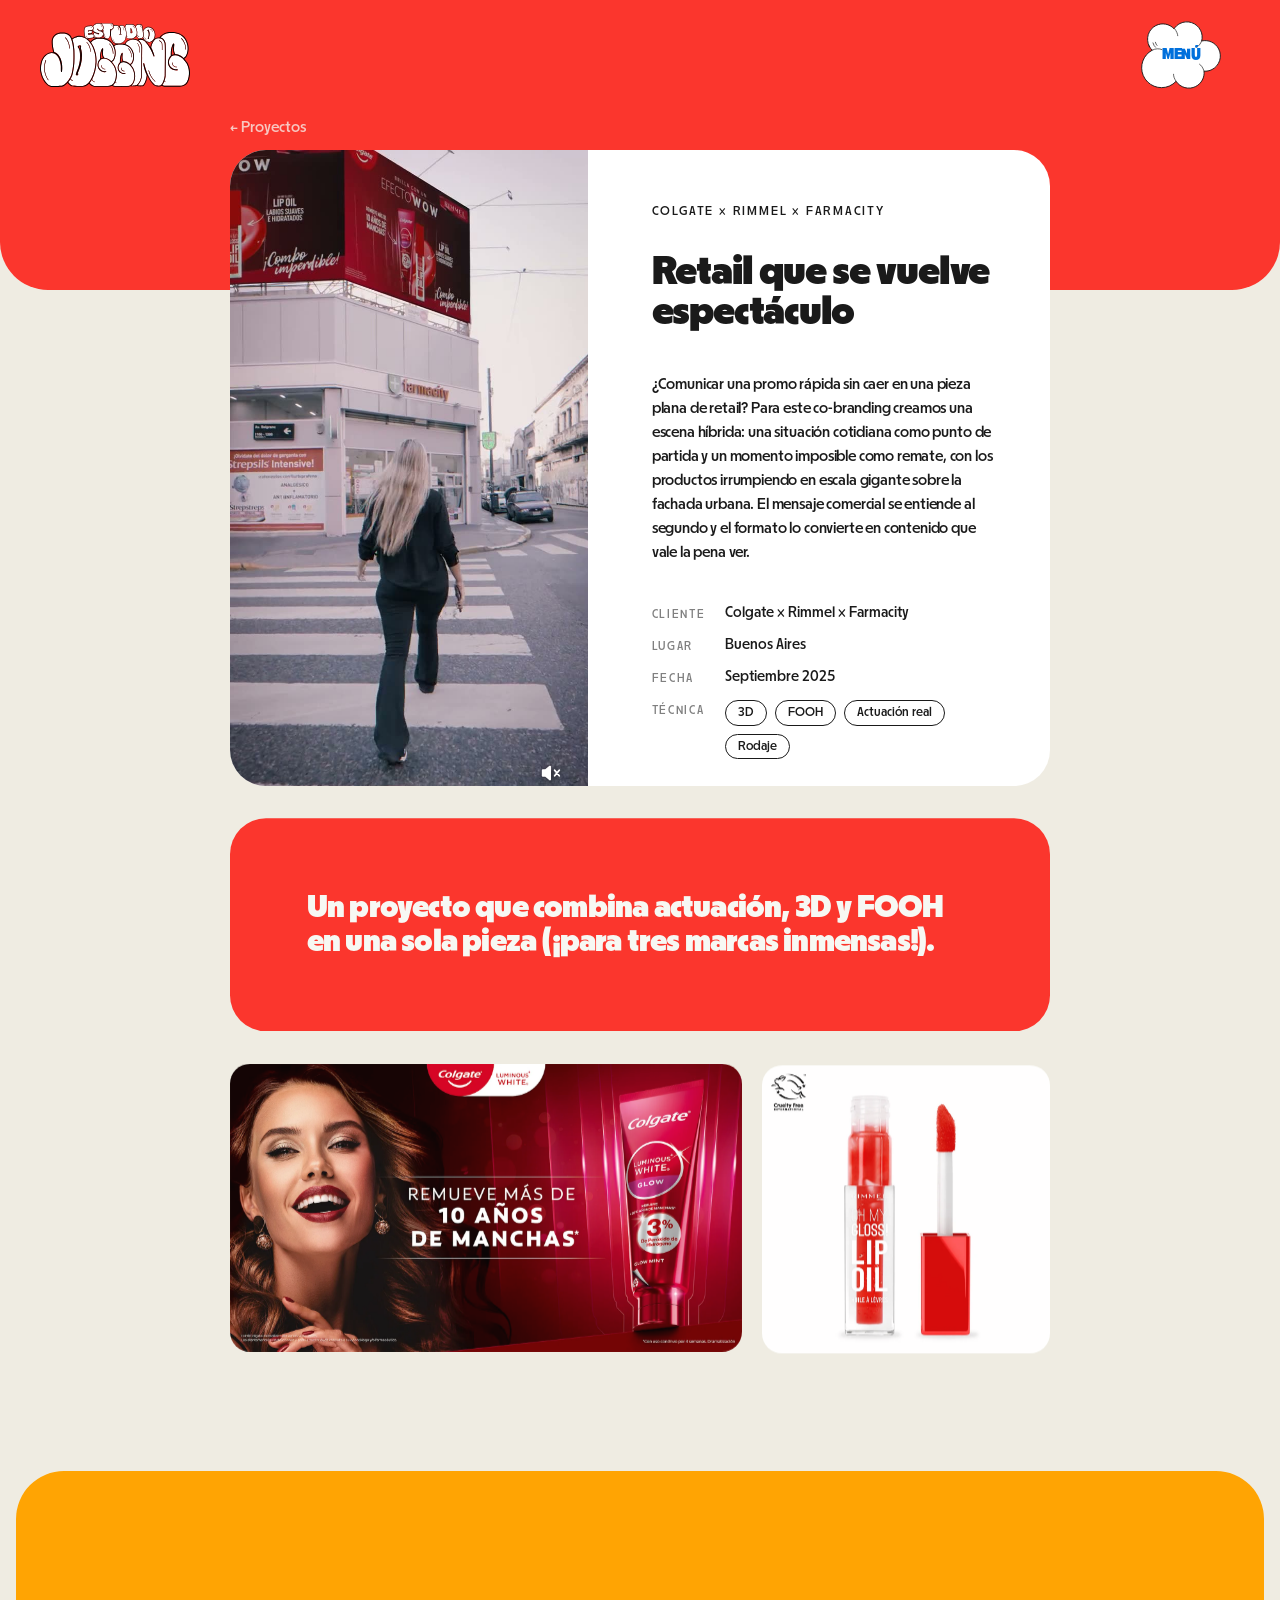
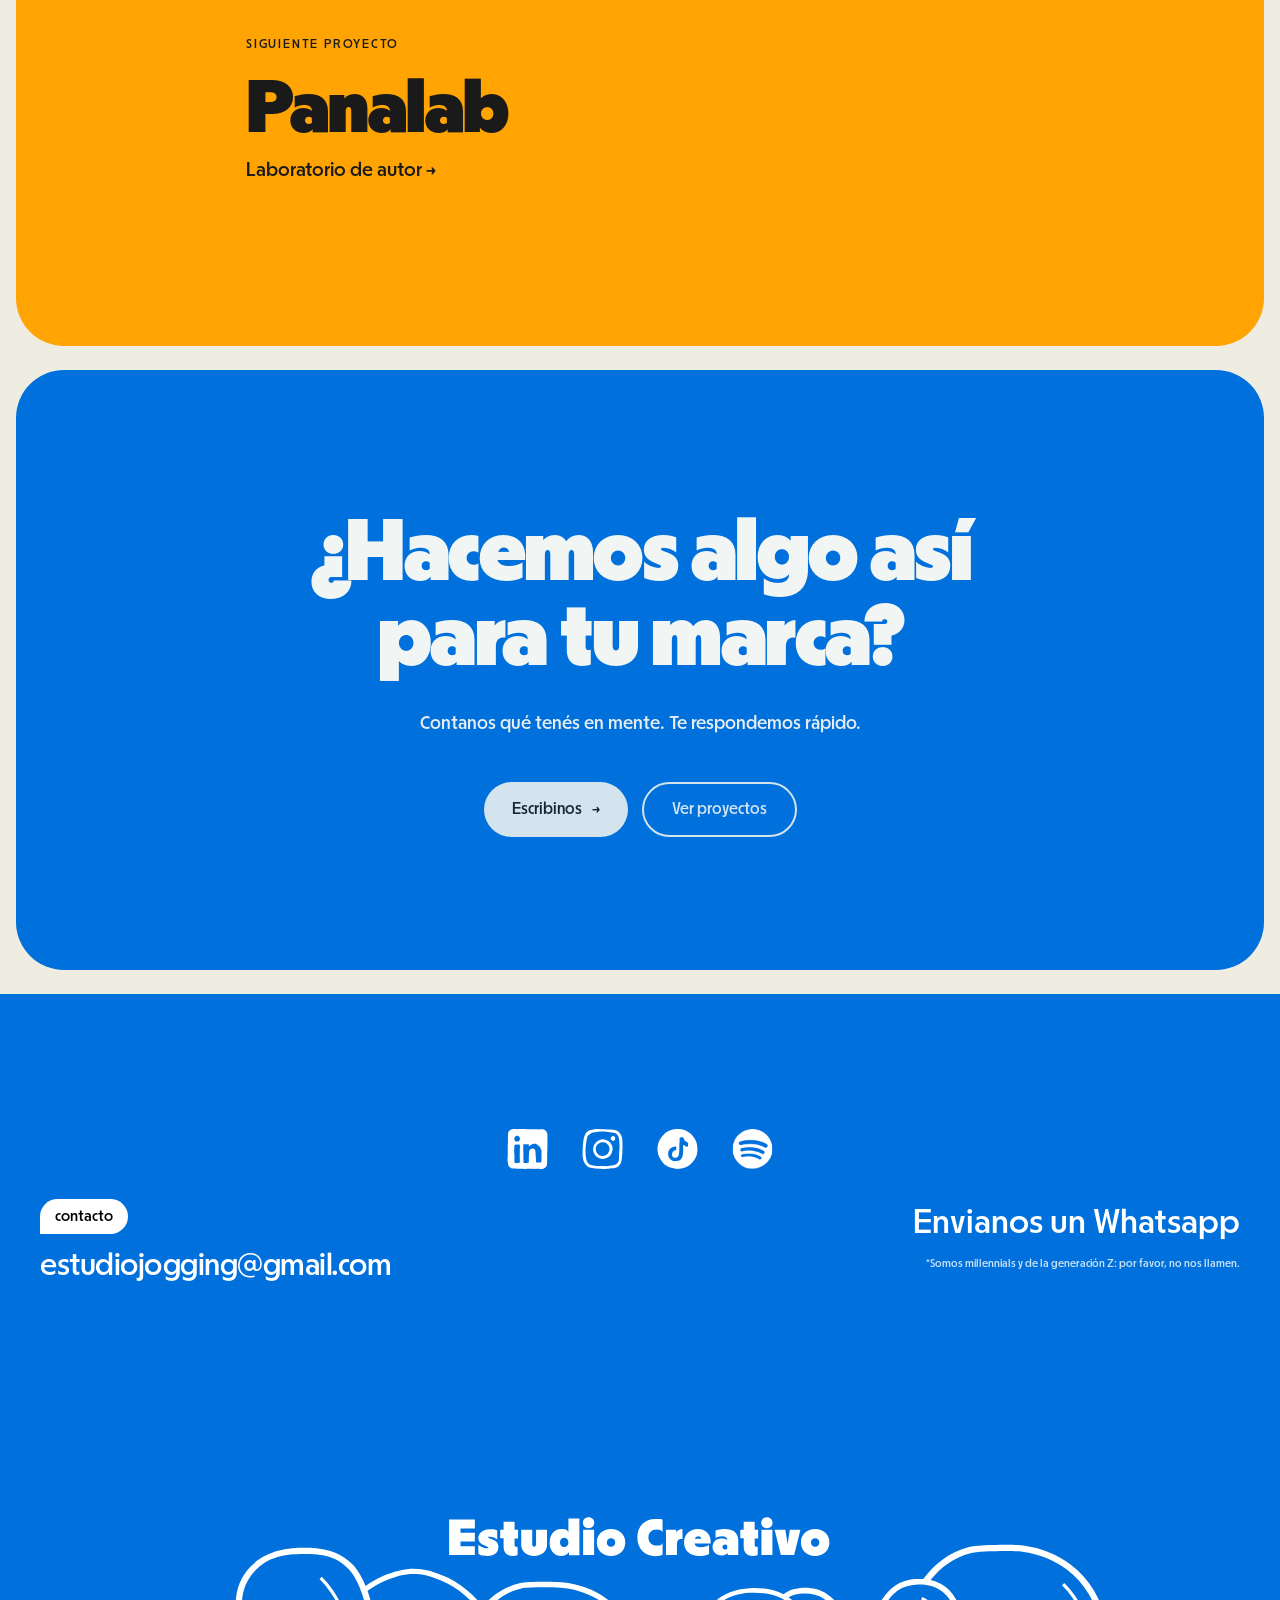
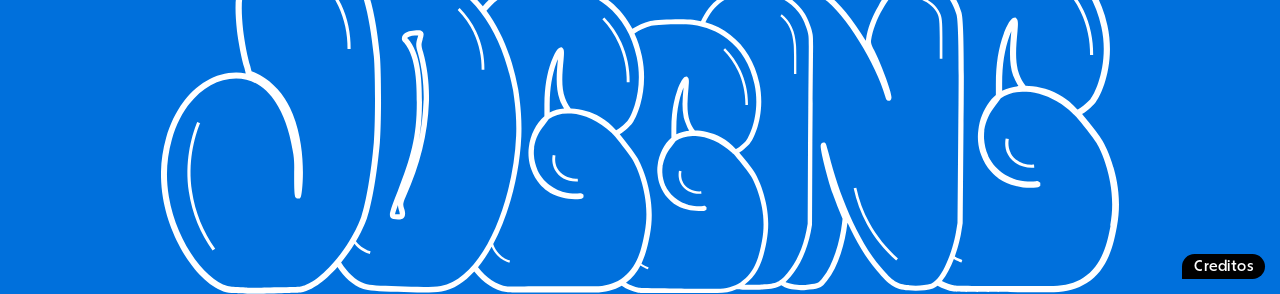
<file: proyectos/colgate-rimmel-farmacity.html>
<!DOCTYPE html><html lang="es"><head><meta charSet="utf-8"/><meta name="viewport" content="width=device-width, initial-scale=1"/><link rel="preload" as="image" href="/logo/Logo%20Estudio%20Jogging.svg"/><link rel="preload" as="image" href="/assets/Nubes/1nube-comic.svg"/><link rel="preload" as="image" href="/assets/VimeoHero SVG/pink-star.svg"/><link rel="preload" as="image" href="/assets/Footer-Sticker SVG/footer-sticker-boom.svg"/><link rel="preload" as="image" href="/assets/VimeoHero SVG/smiley-face.svg"/><link rel="preload" as="image" href="/logo/Logo%20footer%20Jogging.svg"/><link rel="stylesheet" href="/_next/static/css/97ec6eb40619e312.css" data-precedence="next"/><link rel="preload" as="script" fetchPriority="low" href="/_next/static/chunks/webpack-4fbca7a2e4464ff6.js"/><script src="/_next/static/chunks/4bd1b696-5b2b1e7b5478d01a.js" async=""></script><script src="/_next/static/chunks/684-cfde107b9de9b596.js" async=""></script><script src="/_next/static/chunks/main-app-ea6a3e9a393dc346.js" async=""></script><script src="/_next/static/chunks/c15bf2b0-a2dc73281155e045.js" async=""></script><script src="/_next/static/chunks/10-b5f6df9802ed3741.js" async=""></script><script src="/_next/static/chunks/567-5dc2f1ef19723c6b.js" async=""></script><script src="/_next/static/chunks/app/proyectos/%5Bslug%5D/page-4e64024b5d2b6b4d.js" async=""></script><title>Colgate × Rimmel × Farmacity — Retail que se vuelve espectáculo — Estudio Jogging</title><meta name="description" content="¿Comunicar una promo rápida sin caer en una pieza plana de retail? Para este co-branding creamos una escena híbrida: una situación cotidiana como punto de partida y un momento imposible como remate, con los productos irrumpiendo en escala gigante sobre la fachada urbana. El mensaje comercial se entiende al segundo y el formato lo convierte en contenido que vale la pena ver."/><meta name="keywords" content="campaña promocional creativa, FOOH retail Argentina, publicidad 3D marcas de consumo, contenido audiovisual para marcas, hybrid CGI campaign, retail advertising creative, live action CGI integration, FOOH advertising agency, campaña digital productos masivos"/><meta property="og:title" content="Estudio Jogging"/><meta property="og:description" content="Estudio creativo en movimiento: diseño, comunicación y tecnología 3D para marcas que buscan coherencia, estética y ese &quot;no sé qué&quot; editorial."/><meta property="og:url" content="https://andiflorentin.github.io"/><meta property="og:site_name" content="Estudio Jogging"/><meta property="og:locale" content="es_AR"/><meta property="og:image" content="https://andiflorentin.github.io/assets/Eimg_hero.png"/><meta property="og:type" content="website"/><meta name="twitter:card" content="summary_large_image"/><meta name="twitter:title" content="Estudio Jogging"/><meta name="twitter:description" content="Estudio creativo en movimiento: diseño, comunicación y tecnología 3D para marcas que buscan coherencia, estética y ese &quot;no sé qué&quot; editorial."/><meta name="twitter:image" content="https://andiflorentin.github.io/assets/Eimg_hero.png"/><link rel="icon" href="/logo/Isologo.svg"/><script src="/_next/static/chunks/polyfills-42372ed130431b0a.js" noModule=""></script></head><body><div class="cursor-bubble">click</div><header class="inner-header"><div class="nav-overlay"></div><nav class="navbar"><div class="nav-center" style="cursor:url(&#x27;/assets/Cursor SVG/cursor-pointer.svg&#x27;) 12 12, pointer"><a href="/" aria-label="Inicio"><img class="logo-truus" src="/logo/Logo%20Estudio%20Jogging.svg" alt="Jogging" height="40"/></a></div><div class="nav-left" style="cursor:url(&#x27;/assets/Cursor SVG/cursor-pointer.svg&#x27;) 12 12, pointer"><div class="nav-hover-trigger"><div class="logo-work-container"><img src="/assets/Nubes/1nube-comic.svg" width="60" height="55" class="nav-bar__work-blob-svg" alt="" aria-hidden="true"/><span class="logo-work-text">MENÚ</span></div><div class="nav-popout nav-work-box"><div class="nav-popout-inner"><a href="/nosotros" class="nav-work-item"><div class="nav-work-item__text"><span class="nav-work-badge badge-rosa">Nosotros</span><h4 class="nav-work-title">¿quiénes están detrás del estudio?</h4></div></a><a href="/proyectos" class="nav-work-item"><div class="nav-work-item__text"><span class="nav-work-badge badge-naranja">Proyectos</span><h4 class="nav-work-title">lo que creamos para otras marcas</h4></div></a><a href="/servicios" class="nav-work-item"><div class="nav-work-item__text"><span class="nav-work-badge badge-azul">Servicios</span><h4 class="nav-work-title">¿qué podemos hacer por tu marca?</h4></div></a><a href="#contacto" class="nav-work-item"><div class="nav-work-item__text"><span class="nav-work-badge badge-crema">Contacto</span><h4 class="nav-work-title">¿empezamos algo juntos?</h4></div></a><a href="https://wa.me/5493513091111" target="_blank" rel="noopener noreferrer" class="nav-work-btn"><span class="nav-work-btn__text">Hablemos</span></a></div></div></div></div></nav></header><main class="inner-page"><article class="case"><header class="case__band case__band--short inner-hero--rojo" data-nav-dark=""><div class="wrap"><a href="/proyectos" class="case__back" data-hero-in="true">← Proyectos</a></div></header><div class="wrap"><div class="case__hero-block" data-hero-in="true"><div class="cb-relato" data-reveal="true"><figure class="case-video "><div class="case-video__frame"><video src="/media/proyectos/colgate-rimmel-farmacity/final.mp4" poster="/media/proyectos/colgate-rimmel-farmacity/final.jpg" muted="" loop="" playsInline="" preload="metadata"></video><button type="button" class="case-video__sound" aria-pressed="false" aria-label="Activar sonido"><svg viewBox="0 0 24 24" width="22" height="22" fill="none" stroke="currentColor" stroke-width="2" stroke-linecap="round" stroke-linejoin="round" aria-hidden="true"><path d="M11 5 6 9H3v6h3l5 4V5z" fill="currentColor"></path><path d="m16 9 5 6M21 9l-5 6"></path></svg></button></div></figure><div class="cb-relato__text"><dl class="case__meta" data-reveal="true"><dt>Cliente</dt><dd>Colgate × Rimmel × Farmacity</dd><dt>Lugar</dt><dd>Buenos Aires</dd><dt>Fecha</dt><dd>Septiembre 2025</dd><dt>Técnica</dt><dd><ul class="chips"><li>3D</li><li>FOOH</li><li>Actuación real</li><li>Rodaje</li></ul></dd></dl><div class="case__text"><p class="case__lead" data-reveal="true">¿Comunicar una promo rápida sin caer en una pieza plana de retail? Para este co-branding creamos una escena híbrida: una situación cotidiana como punto de partida y un momento imposible como remate, con los productos irrumpiendo en escala gigante sobre la fachada urbana. El mensaje comercial se entiende al segundo y el formato lo convierte en contenido que vale la pena ver.</p></div><div class="cb-relato__head"><span class="inner-eyebrow">Colgate × Rimmel × Farmacity</span><h1 class="cb-relato__title">Retail que se vuelve espectáculo</h1></div></div></div></div><blockquote class="case__nota case__nota--rojo" data-reveal="true"><img src="/assets/VimeoHero SVG/pink-star.svg" alt="" aria-hidden="true"/><p>Un proyecto que combina actuación, 3D y FOOH en una sola pieza (¡para tres marcas inmensas!).</p></blockquote><div class="case__blocks"><div class="cb-row cb-row--ajustar"><div data-reveal="true" style="flex:1.7777777777777777 1 0"><figure class="case-piece "><img class="" src="/media/proyectos/colgate-rimmel-farmacity/kv-horizontal.webp" alt="" loading="lazy"/></figure></div><div data-reveal="true" style="flex:1 1 0"><figure class="case-piece "><img class="" src="/media/proyectos/colgate-rimmel-farmacity/lip-oil.webp" alt="" loading="lazy"/></figure></div></div></div></div><a href="/proyectos/panalab-detenage" class="case__next inner-hero--naranja"><div class="wrap case__next-inner"><div><span class="inner-eyebrow">Siguiente proyecto</span><strong>Panalab</strong><em>Laboratorio de autor<!-- --> →</em></div><div class="case__next-thumb"><video class="" src="/media/proyectos/panalab-detenage/cover-panalab-detenage.mp4" autoPlay="" muted="" loop="" playsInline="" aria-label="Panalab"></video></div></div></a></article><section class="inner-cta" data-nav-dark=""><img src="/assets/Footer-Sticker SVG/footer-sticker-boom.svg" alt="" aria-hidden="true" class="inner-cta__sticker inner-cta__sticker--a"/><img src="/assets/VimeoHero SVG/smiley-face.svg" alt="" aria-hidden="true" class="inner-cta__sticker inner-cta__sticker--b"/><h2 class="inner-cta__title" data-reveal="true">¿Hacemos algo así para tu marca?</h2><p class="inner-cta__text" data-reveal="true">Contanos qué tenés en mente. Te respondemos rápido.</p><div class="inner-cta__actions" data-reveal="true"><a href="mailto:estudiojogging@gmail.com" class="pill-btn pill-btn--light">Escribinos <span aria-hidden="true">→</span></a><a href="/proyectos" class="pill-btn pill-btn--ghost">Ver proyectos</a></div></section></main><footer class="main-footer"><div class="footer-inner" id="contacto"><div class="footer-socials" id="footer-socials"><a href="https://www.linkedin.com/company/105711671/" target="_blank" rel="noopener noreferrer" class="single-social w-inline-block" aria-label="LinkedIn"><svg xmlns="http://www.w3.org/2000/svg" width="30" height="30" viewBox="0 0 40 40" fill="none" data-wiggle-target="" aria-hidden="true"><path d="M35.9969 11.5666C35.9721 11.0166 35.8451 10.4418 35.9164 9.88408C36.0248 9.1955 36.0031 8.51315 35.856 7.82457C35.5029 5.31796 33.4912 3.9003 31.0288 4.22901C29.4848 4.3365 27.9935 4.33494 26.4603 4.23212C25.0355 4.21654 23.6092 4.20875 22.1845 4.11528C21.5278 4.06855 20.8511 4.18695 20.213 4.17604C18.5869 4.09503 16.9299 4.00623 15.3007 4C14.2074 4.07634 13.1063 3.96417 12.0222 4.12775C10.5943 4.13553 9.13087 3.81617 7.73089 4.21966C5.8756 4.53902 4.31146 5.98317 4.46013 7.96166C4.47717 8.73593 4.34089 9.50084 4.30217 10.2735C4.37186 11.3469 4.32385 12.4234 4.32076 13.4952C4.33624 13.9049 4.40283 14.3162 4.39974 14.7259C4.39354 15.2992 4.12408 15.8289 4.16434 16.3991C4.26346 18.0115 4.23093 19.6379 4.17828 21.2596C4.19067 22.3315 4.25107 23.4064 4.22009 24.4689C4.25262 25.6404 4.08226 26.801 4.00018 27.9647C3.99399 29.1814 4.14421 30.4075 4.39664 31.5992C4.5004 32.2489 4.50969 32.9608 4.89066 33.5248C5.22517 34.0716 5.81366 34.4766 6.32471 34.8895C6.64838 35.1465 6.98134 35.4098 7.3778 35.5391C8.50522 35.7946 9.69768 35.5827 10.8437 35.7042C11.9804 35.8024 13.0985 35.8647 14.2383 35.8117C16.5799 35.98 18.9416 35.9161 21.294 35.8818C23.2283 35.8008 25.1703 36.0376 27.1045 35.8678C28.9227 35.846 30.7795 36.2168 32.5651 35.8039C33.7064 35.3646 34.9128 34.6246 35.3341 33.4017C35.5695 32.7131 35.6066 31.9778 35.6531 31.2565C35.7956 29.0334 35.8018 26.8166 35.7042 24.5982C35.8467 23.1073 35.7971 21.5852 35.8715 20.0835C36.0232 17.2512 35.8513 14.4097 36 11.5915V11.5619L35.9969 11.5666ZM9.43286 12.1227C9.42666 11.5681 9.50255 10.9948 9.82157 10.5353C10.4209 9.63793 11.7047 9.08177 12.651 9.64884C14.0928 10.339 14.3901 12.4951 13.289 13.5996C13.0459 13.8551 12.716 13.9657 12.366 13.9844C11.6846 13.9844 10.8421 14.2041 10.2691 13.7741C9.81693 13.3519 9.42821 12.7802 9.43286 12.1492V12.1212V12.1227ZM13.9936 18.7452C13.9782 18.9493 13.9209 19.1503 13.8775 19.3513C13.718 20.0944 13.8883 20.8624 13.8574 21.6164C13.7861 23.6292 13.7335 25.6544 13.8109 27.6703C13.8403 28.4149 13.8728 29.1658 13.8992 29.9105C13.9658 30.624 13.5848 31.1272 12.86 31.1926C12.0423 31.2752 11.22 31.2783 10.3961 31.1817C10.1886 31.1552 9.97024 31.0851 9.82931 30.9371C9.52578 30.6084 9.57069 30.0211 9.55985 29.5833C9.57688 28.7312 9.6187 27.8401 9.54127 26.9879C9.49945 26.5362 9.57998 26.089 9.56295 25.6373C9.40189 24.1417 9.37866 22.6259 9.3229 21.121C9.34613 20.1177 9.47003 19.1145 9.501 18.1081C9.55675 17.5675 9.40808 16.7013 10.057 16.5066C11.0961 16.3742 12.1415 16.4162 13.2255 16.3601C13.7613 16.3477 13.9472 16.6639 13.9038 17.2045C13.8465 17.7155 14.0076 18.2125 13.9967 18.7203V18.7484L13.9936 18.7452ZM31.1667 27.6111C31.097 28.3713 31.1403 29.1658 31.0877 29.9292C31.0877 30.3561 30.795 30.6957 30.366 30.7299C29.4074 30.8795 28.4395 30.7408 27.4514 30.7814C27.0689 30.8187 26.7561 30.691 26.7638 30.2501C26.7437 28.6112 26.8552 26.9568 26.5377 25.335C26.4634 24.9518 26.468 24.5639 26.4928 24.176C26.5439 23.3784 26.2884 22.5979 26.2698 21.808C26.2466 21.3422 26.2698 20.7923 25.957 20.4215C24.9984 19.5164 23.6371 19.2905 22.519 20.0492C20.9533 21.0088 21.3126 23.1182 21.1624 24.6994C21.1701 25.2743 21.0617 25.8336 21.0183 26.4006C21.1747 27.7264 21.0369 29.1082 21.0648 30.4402C21.0849 30.853 20.7411 31.0555 20.3663 31.0524C19.3752 31.1256 18.4243 31.2004 17.4673 31.269C17.3031 31.2783 17.1126 31.2643 16.9856 31.1771C16.8432 31.0883 16.7998 30.8686 16.8075 30.6848C16.8199 30.3358 16.8633 29.9697 16.8463 29.6098C16.7162 28.0909 16.6233 26.5844 16.7146 25.0515C16.7502 23.6074 16.6914 22.1601 16.5737 20.7222C16.7162 19.4151 16.6279 18.0909 16.5814 16.773C16.5706 16.3944 16.8122 16.2137 17.1544 16.1919C18.333 16.061 20.0938 16.1124 20.9858 16.3041C21.5139 16.4022 21.1004 16.8244 21.0462 17.2918C21.0354 17.3821 21.0307 17.4834 21.0431 17.5706C21.0725 17.904 21.3343 17.9492 21.5557 17.7389C22.1922 17.0908 22.9325 16.4131 23.8229 16.1265C25.2601 15.6124 26.959 15.6389 28.1127 16.7574C29.7249 17.9352 29.8735 18.1221 30.7067 19.9666C31.3246 21.1475 31.3355 22.4623 31.2023 23.746C31.1729 24.3785 31.1883 25.0297 31.145 25.6747C31.1465 26.3305 31.3091 26.9412 31.1744 27.5799L31.1713 27.6095L31.1667 27.6111Z" fill="currentColor"/></svg></a><a href="https://www.instagram.com/estudiojogging" target="_blank" rel="noopener noreferrer" class="single-social w-inline-block" aria-label="Instagram"><svg xmlns="http://www.w3.org/2000/svg" width="30" height="30" viewBox="0 0 40 40" fill="none" data-wiggle-target="" aria-hidden="true"><path d="M35.9653 20.2209C35.9393 17.6695 36.1018 15.1165 35.8873 12.5586C35.7589 10.8912 35.2828 9.24659 34.3662 7.94651C33.3083 6.48229 31.714 5.09445 29.8338 4.89131C28.719 4.7808 27.7 4.3274 26.5511 4.42165C26.0603 4.4444 25.5776 4.38103 25.0933 4.31765C24.5099 4.26077 23.8973 4.38265 23.3009 4.32902C21.6644 4.22989 20.0263 4.0625 18.3882 4.14213C17.5285 4.01538 16.6525 4.04625 15.7896 4.01538C15.3557 3.98937 14.9202 3.991 14.4895 4.0625C13.2171 4.27539 11.9397 4.51591 10.6673 4.74992C10.1326 4.84906 9.58821 4.97256 9.1023 5.21958C8.34663 5.60961 7.75509 6.27427 7.10017 6.81056C6.78165 7.0982 6.56389 7.46873 6.40463 7.862C6.08123 8.64368 5.6327 9.37823 5.39056 10.1973C5.15329 11.2195 4.80227 12.2205 4.70152 13.2622C4.39275 16.6343 4.00922 19.9983 4.08397 23.3915C4.09535 23.9733 3.98809 24.5551 4.0011 25.1271C4.09698 26.3622 4.38137 27.5859 4.62839 28.7999C4.78277 29.5328 5.03466 30.2446 5.40844 30.8946C6.48263 32.6904 8.01023 34.7851 10.313 34.946C12.9116 35.1947 15.4776 35.7456 18.0891 35.8626C19.5891 35.9016 21.094 36.1697 22.6021 35.9812C23.01 35.9341 23.4162 35.8821 23.8274 35.8626C24.2223 35.8366 24.5652 35.874 24.9113 35.8447C25.5988 35.7764 26.2764 35.5408 26.9622 35.4677C28.3907 35.4027 29.8468 35.2759 31.168 34.7299C33.0629 34.1156 34.0396 32.8805 34.701 31.0506C35.4274 29.2842 35.611 27.3779 35.6452 25.4798C35.7167 24.7469 35.9101 24.0221 35.9279 23.281C35.9588 22.7203 35.8304 22.1564 35.8499 21.6088C35.8629 21.1554 35.9686 20.7052 35.9637 20.2518V20.2209H35.9653ZM33.6642 19.3304C33.5163 20.0584 33.3911 20.7231 33.4301 21.4788C33.2221 23.3704 33.3993 25.2961 33.1913 27.1829C33.1458 28.6114 33.0531 30.2153 31.9594 31.27C31.3858 31.8356 30.7698 32.4011 30.0304 32.6579C29.5543 32.8383 29.0391 32.8789 28.5353 32.9276C27.9633 32.9861 27.4091 33.1308 26.842 33.2153C25.0121 33.4948 23.1822 33.8426 21.3247 33.6541C20.0506 33.6151 18.7749 33.6004 17.5009 33.5501C16.1731 33.4948 14.8536 33.4298 13.5307 33.3274C12.3964 33.2299 11.2361 33.1665 10.2041 32.6757C7.34719 31.3107 6.80603 27.8443 6.58176 25.0101C6.429 22.5416 6.26974 20.0227 6.61264 17.572C6.89703 15.2107 7.20255 12.8543 7.78434 10.5369C8.07361 9.36035 9.04867 8.66481 9.99774 7.98226C10.7307 7.44273 11.5676 7.08358 12.424 6.79918C13.0887 6.52941 13.8249 6.58142 14.5188 6.50341C15.8579 6.25477 17.2165 6.10689 18.5783 6.07764C20.1205 6.06139 21.6676 6.07764 23.2034 6.20602C25.0316 6.43028 26.842 6.75368 28.68 6.91782C29.8939 7.01857 31.0786 7.4931 31.8002 8.52667C32.2828 9.17346 32.7183 9.86413 32.9556 10.6312C33.1246 11.135 33.1197 11.6843 33.1994 12.2108C33.4854 13.2899 33.4838 14.4031 33.5455 15.5114C33.6918 16.3272 33.5797 17.143 33.6203 17.962C33.6495 18.4073 33.7113 18.8575 33.6674 19.3028L33.6642 19.3336V19.3304Z" fill="currentColor"/><path d="M27.7674 17.988C27.3595 16.1712 26.1066 14.6907 24.6391 13.6392C23.7875 13.0591 22.7751 12.6853 21.7318 12.5114C21.2166 12.4253 20.721 12.2482 20.2318 12.253C18.4442 12.3505 16.7622 13.0851 15.3695 14.1934C14.8722 14.5542 14.5147 15.0271 14.1393 15.5146C13.8581 15.8673 13.5607 16.2215 13.356 16.6148C13.0358 17.2145 12.8717 17.8791 12.7384 18.5406C12.5792 19.3174 12.4427 20.1445 12.5174 20.9408C12.7628 23.5703 14.6723 26.2419 17.1246 27.2771C17.8039 27.6103 18.4621 27.8199 19.1999 27.8345C20.7242 28.1547 22.3184 27.9451 23.6413 27.0935C24.4587 26.567 25.3509 26.0876 26.0204 25.366C27.3238 23.8839 28.0144 22.0882 28.0924 20.0649C28.1705 19.345 27.9982 18.721 27.7772 18.0189L27.769 17.9864L27.7674 17.988ZM25.4711 21.2854C25.073 22.54 24.1434 24.2366 22.9311 24.872C22.034 25.3091 21.0249 25.5171 20.0384 25.6407C19.1527 25.6195 18.1874 25.5009 17.4626 25.0264C17.1831 24.8411 16.9296 24.6217 16.6761 24.4007C14.5407 22.7382 14.084 19.6066 15.2752 17.2681C15.493 16.8098 15.8635 16.4539 16.273 16.163C17.2205 15.4756 18.1809 14.8532 19.3201 14.6647C20.1619 14.5038 20.9907 14.7589 21.826 14.8597C23.053 15.0433 23.8217 15.929 24.514 16.857C25.4663 18.0579 25.9083 19.7643 25.4809 21.2561L25.4728 21.287L25.4711 21.2854Z" fill="currentColor"/><path d="M30.2261 11.8094C29.8621 13.3451 28.991 13.766 27.5382 13.1468C26.4754 12.708 26.2137 11.4583 26.971 10.6149C27.4846 10.0396 28.2012 9.35057 29.0414 9.69835C29.2705 9.80885 29.4412 10.0006 29.6281 10.1696C30.1058 10.5759 30.4292 11.1414 30.2326 11.7769L30.2245 11.8077L30.2261 11.8094Z" fill="currentColor"/></svg></a><a href="https://www.tiktok.com/@estudiojogging" target="_blank" rel="noopener noreferrer" class="single-social w-inline-block" aria-label="TikTok"><svg xmlns="http://www.w3.org/2000/svg" width="30" height="30" viewBox="0 0 40 40" fill="none" data-wiggle-target="" aria-hidden="true"><path d="M35.7673 17.7056C35.5701 16.7041 35.4805 15.6928 35.2035 14.7093C34.9706 13.9378 34.6056 13.2315 34.2195 12.5366C33.5922 11.3378 32.7581 10.2775 31.8962 9.22711C31.2087 8.3773 30.4299 7.59599 29.5322 6.96965C27.8932 5.91758 26.1075 5.03189 24.2519 4.4349C23.302 4.17392 22.3277 4.03038 21.3404 4.04996C20.4753 4.04506 19.6102 3.9733 18.7483 4.01081C17.049 4.05975 15.4019 4.61922 13.8166 5.16074C12.51 5.59951 11.363 6.38082 10.26 7.19148C9.825 7.50628 9.50404 7.9369 9.12769 8.31531C7.22801 10.0394 5.69979 12.2332 4.89495 14.6848C4.6082 15.6194 4.47135 16.572 4.19763 17.5115C4.051 18.0057 3.99398 18.5147 4.0005 19.0285C4.00701 20.1311 3.97117 21.2011 4.15202 22.2874C4.49253 24.9608 5.62973 27.2362 7.15632 29.3844C7.60599 30.0221 8.15504 30.5718 8.61774 31.1982C8.97128 31.6794 9.35741 32.154 9.84455 32.5047C10.304 32.857 10.8351 33.0479 11.3386 33.3431C11.899 33.6693 12.3976 34.1081 13.0069 34.3185C13.4468 34.4653 13.8769 34.6349 14.2858 34.8551C15.3237 35.382 16.5407 35.3624 17.6502 35.6805C18.9389 36.0181 20.2521 36.0899 21.5441 35.8876C22.3799 35.8061 23.2271 35.7637 24.0172 35.457C24.7048 35.1667 25.4835 35.1145 26.176 34.8682C26.4643 34.7605 26.7283 34.6039 26.9906 34.4441C27.8117 33.9319 28.7062 33.529 29.4638 32.9043C30.3468 32.141 31.2413 31.4102 32.0624 30.5718C32.5381 30.0303 32.8069 29.3469 33.3576 28.8641C34.0191 28.1072 34.3205 27.1188 34.8419 26.269C35.2785 25.4208 35.4414 24.4715 35.6402 23.5026C36.0605 21.5632 36.1224 19.7331 35.7738 17.7382L35.7689 17.7056H35.7673ZM28.4602 16.8591C28.3103 17.2326 28.4227 17.8459 28.1425 18.1085C27.204 18.575 25.9984 17.6159 25.2669 17.0467C24.8009 16.6405 24.4571 16.9178 24.4213 17.4805C24.3936 17.7823 24.4474 18.0857 24.4848 18.3874C24.6152 19.3155 24.5793 20.2551 24.5419 21.188C24.4278 23.9071 24.3105 27.4254 21.7282 29.0109C21.0227 29.4284 20.2097 29.5866 19.4049 29.6796C18.5805 29.8329 17.7887 29.8982 16.9887 29.6258C14.3966 29.0386 12.3633 26.7795 12.5784 24.0262C12.5572 23.4031 12.4513 22.7376 12.668 22.1439C13.0981 21.1587 13.6227 20.1833 14.4357 19.4297C15.5518 18.6158 16.8698 17.965 18.2775 17.9372C18.8086 17.9063 19.0676 18.3401 19.0367 18.8246C19.0236 19.3563 19.0106 19.8815 18.9471 20.4019C18.8118 21.1815 17.7968 21.1375 17.2347 21.4849C15.9118 22.139 15.1053 24.7439 15.9607 25.9786C17.0164 27.4287 19.4277 27.2134 20.4997 25.9036C20.648 25.6883 20.7295 25.4273 20.8077 25.1794C21.052 24.3687 21.3714 23.5662 21.3534 22.6985C21.342 22.2532 21.3241 21.8095 21.3925 21.3675C21.6125 19.8962 21.4691 18.4266 21.4561 16.952C21.4561 15.8021 21.6532 14.6522 21.6891 13.5039C21.7102 12.8808 21.6793 12.2642 21.6565 11.6346C21.6418 11.359 21.6923 11.0442 21.9807 10.9332C22.6943 10.7669 23.5659 10.594 24.317 10.6674C24.8221 10.7636 24.9149 11.359 25.0665 11.7798C26.0326 14.9197 29.397 14.078 28.4683 16.8297L28.4602 16.8607V16.8591Z" fill="currentColor"/></svg></a><a href="https://open.spotify.com/user/luprior?si=7eTq3ZZzTN258uYBUUpZNw" target="_blank" rel="noopener noreferrer" class="single-social w-inline-block" aria-label="Spotify"><span class="social-mask" data-wiggle-target="" style="-webkit-mask-image:url(/assets/spotify-icon.png);mask-image:url(/assets/spotify-icon.png)" aria-hidden="true"></span></a></div><div class="footer-top"><div class="footer-column"><div class="footer-contact-group footer-contact-group--left"><span class="footer-badge">contacto</span><a href="mailto:estudiojogging@gmail.com" class="footer-email">estudiojogging@gmail.com</a></div><div class="footer-contact-group footer-contact-group--right"><a href="https://wa.me/5493513091111" target="_blank" rel="noopener noreferrer" class="footer-whatsapp">Envianos un Whatsapp</a><p class="footer-note">*Somos millennials y de la generación Z:<!-- --> <br class="footer-note__br"/>por favor, no nos llamen.</p></div></div></div><div class="footer-bottom"><div class="footer-big-text"><img src="/logo/Logo%20footer%20Jogging.svg" alt="Jogging" class="footer-logo__svg"/></div><div class="footer-bottom-row"><div></div><div class="footer-credits-wrapper"><div class="credits-box"><div class="credits-content"><div class="credits-item credit-wiggle"><div class="overflow-wrapper"><span class="credits-label">Diseño y desarrollo</span></div><div class="overflow-wrapper"><a href="#" class="credits-name" data-wiggle-target="true">Florentin</a></div></div><div class="credits-item credit-wiggle"><div class="overflow-wrapper"><span class="credits-label">Ilustración</span></div><div class="overflow-wrapper"><a href="#" class="credits-name" data-wiggle-target="true">Mica</a></div></div></div></div><a href="#" class="footer-credits">Creditos</a></div></div></div></div></footer><script src="/_next/static/chunks/webpack-4fbca7a2e4464ff6.js" async=""></script><script>(self.__next_f=self.__next_f||[]).push([0])</script><script>self.__next_f.push([1,"1:\"$Sreact.fragment\"\n2:I[7555,[],\"\"]\n3:I[1295,[],\"\"]\n5:I[9665,[],\"OutletBoundary\"]\n8:I[9665,[],\"ViewportBoundary\"]\na:I[9665,[],\"MetadataBoundary\"]\nc:I[6614,[],\"\"]\n:HL[\"/_next/static/css/97ec6eb40619e312.css\",\"style\"]\n"])</script><script>self.__next_f.push([1,"0:{\"P\":null,\"b\":\"tNubZ82Tk8Jbb1uHswJCd\",\"p\":\"\",\"c\":[\"\",\"proyectos\",\"colgate-rimmel-farmacity\"],\"i\":false,\"f\":[[[\"\",{\"children\":[\"proyectos\",{\"children\":[[\"slug\",\"colgate-rimmel-farmacity\",\"d\"],{\"children\":[\"__PAGE__\",{}]}]}]},\"$undefined\",\"$undefined\",true],[\"\",[\"$\",\"$1\",\"c\",{\"children\":[[[\"$\",\"link\",\"0\",{\"rel\":\"stylesheet\",\"href\":\"/_next/static/css/97ec6eb40619e312.css\",\"precedence\":\"next\",\"crossOrigin\":\"$undefined\",\"nonce\":\"$undefined\"}]],[\"$\",\"html\",null,{\"lang\":\"es\",\"children\":[\"$\",\"body\",null,{\"children\":[\"$\",\"$L2\",null,{\"parallelRouterKey\":\"children\",\"error\":\"$undefined\",\"errorStyles\":\"$undefined\",\"errorScripts\":\"$undefined\",\"template\":[\"$\",\"$L3\",null,{}],\"templateStyles\":\"$undefined\",\"templateScripts\":\"$undefined\",\"notFound\":[[[\"$\",\"title\",null,{\"children\":\"404: This page could not be found.\"}],[\"$\",\"div\",null,{\"style\":{\"fontFamily\":\"system-ui,\\\"Segoe UI\\\",Roboto,Helvetica,Arial,sans-serif,\\\"Apple Color Emoji\\\",\\\"Segoe UI Emoji\\\"\",\"height\":\"100vh\",\"textAlign\":\"center\",\"display\":\"flex\",\"flexDirection\":\"column\",\"alignItems\":\"center\",\"justifyContent\":\"center\"},\"children\":[\"$\",\"div\",null,{\"children\":[[\"$\",\"style\",null,{\"dangerouslySetInnerHTML\":{\"__html\":\"body{color:#000;background:#fff;margin:0}.next-error-h1{border-right:1px solid rgba(0,0,0,.3)}@media (prefers-color-scheme:dark){body{color:#fff;background:#000}.next-error-h1{border-right:1px solid rgba(255,255,255,.3)}}\"}}],[\"$\",\"h1\",null,{\"className\":\"next-error-h1\",\"style\":{\"display\":\"inline-block\",\"margin\":\"0 20px 0 0\",\"padding\":\"0 23px 0 0\",\"fontSize\":24,\"fontWeight\":500,\"verticalAlign\":\"top\",\"lineHeight\":\"49px\"},\"children\":404}],[\"$\",\"div\",null,{\"style\":{\"display\":\"inline-block\"},\"children\":[\"$\",\"h2\",null,{\"style\":{\"fontSize\":14,\"fontWeight\":400,\"lineHeight\":\"49px\",\"margin\":0},\"children\":\"This page could not be found.\"}]}]]}]}]],[]],\"forbidden\":\"$undefined\",\"unauthorized\":\"$undefined\"}]}]}]]}],{\"children\":[\"proyectos\",[\"$\",\"$1\",\"c\",{\"children\":[null,[\"$\",\"$L2\",null,{\"parallelRouterKey\":\"children\",\"error\":\"$undefined\",\"errorStyles\":\"$undefined\",\"errorScripts\":\"$undefined\",\"template\":[\"$\",\"$L3\",null,{}],\"templateStyles\":\"$undefined\",\"templateScripts\":\"$undefined\",\"notFound\":\"$undefined\",\"forbidden\":\"$undefined\",\"unauthorized\":\"$undefined\"}]]}],{\"children\":[[\"slug\",\"colgate-rimmel-farmacity\",\"d\"],[\"$\",\"$1\",\"c\",{\"children\":[null,[\"$\",\"$L2\",null,{\"parallelRouterKey\":\"children\",\"error\":\"$undefined\",\"errorStyles\":\"$undefined\",\"errorScripts\":\"$undefined\",\"template\":[\"$\",\"$L3\",null,{}],\"templateStyles\":\"$undefined\",\"templateScripts\":\"$undefined\",\"notFound\":\"$undefined\",\"forbidden\":\"$undefined\",\"unauthorized\":\"$undefined\"}]]}],{\"children\":[\"__PAGE__\",[\"$\",\"$1\",\"c\",{\"children\":[\"$L4\",\"$undefined\",null,[\"$\",\"$L5\",null,{\"children\":[\"$L6\",\"$L7\",null]}]]}],{},null,false]},null,false]},null,false]},null,false],[\"$\",\"$1\",\"h\",{\"children\":[null,[\"$\",\"$1\",\"Kl2H7xPojA-vs3YNZW8t2\",{\"children\":[[\"$\",\"$L8\",null,{\"children\":\"$L9\"}],null]}],[\"$\",\"$La\",null,{\"children\":\"$Lb\"}]]}],false]],\"m\":\"$undefined\",\"G\":[\"$c\",\"$undefined\"],\"s\":false,\"S\":true}\n"])</script><script>self.__next_f.push([1,"d:I[9616,[\"592\",\"static/chunks/c15bf2b0-a2dc73281155e045.js\",\"10\",\"static/chunks/10-b5f6df9802ed3741.js\",\"567\",\"static/chunks/567-5dc2f1ef19723c6b.js\",\"235\",\"static/chunks/app/proyectos/%5Bslug%5D/page-4e64024b5d2b6b4d.js\"],\"default\"]\ne:I[461,[\"592\",\"static/chunks/c15bf2b0-a2dc73281155e045.js\",\"10\",\"static/chunks/10-b5f6df9802ed3741.js\",\"567\",\"static/chunks/567-5dc2f1ef19723c6b.js\",\"235\",\"static/chunks/app/proyectos/%5Bslug%5D/page-4e64024b5d2b6b4d.js\"],\"default\"]\nf:I[3701,[\"592\",\"static/chunks/c15bf2b0-a2dc73281155e045.js\",\"10\",\"static/chunks/10-b5f6df9802ed3741.js\",\"567\",\"static/chunks/567-5dc2f1ef19723c6b.js\",\"235\",\"static/chunks/app/proyectos/%5Bslug%5D/page-4e64024b5d2b6b4d.js\"],\"default\"]\n10:I[995,[\"592\",\"static/chunks/c15bf2b0-a2dc73281155e045.js\",\"10\",\"static/chunks/10-b5f6df9802ed3741.js\",\"567\",\"static/chunks/567-5dc2f1ef19723c6b.js\",\"235\",\"static/chunks/app/proyectos/%5Bslug%5D/page-4e64024b5d2b6b4d.js\"],\"default\"]\n11:I[2762,[\"592\",\"static/chunks/c15bf2b0-a2dc73281155e045.js\",\"10\",\"static/chunks/10-b5f6df9802ed3741.js\",\"567\",\"static/chunks/567-5dc2f1ef19723c6b.js\",\"235\",\"static/chunks/app/proyectos/%5Bslug%5D/page-4e64024b5d2b6b4d.js\"],\"default\"]\n12:I[2936,[\"592\",\"static/chunks/c15bf2b0-a2dc73281155e045.js\",\"10\",\"static/chunks/10-b5f6df9802ed3741.js\",\"567\",\"static/chunks/567-5dc2f1ef19723c6b.js\",\"235\",\"static/chunks/app/proyectos/%5Bslug%5D/page-4e64024b5d2b6b4d.js\"],\"default\"]\n"])</script><script>self.__next_f.push([1,"4:[[\"$\",\"$Ld\",null,{}],[\"$\",\"$Le\",null,{}],[\"$\",\"$Lf\",null,{}],[\"$\",\"header\",null,{\"className\":\"inner-header\",\"children\":[\"$\",\"$L10\",null,{}]}],[\"$\",\"main\",null,{\"className\":\"inner-page\",\"children\":[[\"$\",\"article\",null,{\"className\":\"case\",\"children\":[[\"$\",\"header\",null,{\"className\":\"case__band case__band--short inner-hero--rojo\",\"data-nav-dark\":\"\",\"children\":[\"$\",\"div\",null,{\"className\":\"wrap\",\"children\":[[\"$\",\"a\",null,{\"href\":\"/proyectos\",\"className\":\"case__back\",\"data-hero-in\":true,\"children\":\"← Proyectos\"}],false]}]}],[\"$\",\"div\",null,{\"className\":\"wrap\",\"children\":[[\"$\",\"div\",null,{\"className\":\"case__hero-block\",\"data-hero-in\":true,\"children\":[\"$\",\"div\",null,{\"className\":\"cb-relato\",\"data-reveal\":true,\"children\":[[\"$\",\"$L11\",null,{\"src\":\"/media/proyectos/colgate-rimmel-farmacity/final.mp4\",\"poster\":\"/media/proyectos/colgate-rimmel-farmacity/final.jpg\",\"label\":\"$undefined\",\"className\":\"\"}],[\"$\",\"div\",null,{\"className\":\"cb-relato__text\",\"children\":[[[\"$\",\"dl\",null,{\"className\":\"case__meta\",\"data-reveal\":true,\"children\":[[\"$\",\"dt\",null,{\"children\":\"Cliente\"}],[\"$\",\"dd\",null,{\"children\":\"Colgate × Rimmel × Farmacity\"}],[\"$\",\"dt\",null,{\"children\":\"Lugar\"}],[\"$\",\"dd\",null,{\"children\":\"Buenos Aires\"}],[[\"$\",\"dt\",null,{\"children\":\"Fecha\"}],[\"$\",\"dd\",null,{\"children\":\"Septiembre 2025\"}]],[\"$\",\"dt\",null,{\"children\":\"Técnica\"}],[\"$\",\"dd\",null,{\"children\":[\"$\",\"ul\",null,{\"className\":\"chips\",\"children\":[[\"$\",\"li\",\"3D\",{\"children\":\"3D\"}],[\"$\",\"li\",\"FOOH\",{\"children\":\"FOOH\"}],[\"$\",\"li\",\"Actuación real\",{\"children\":\"Actuación real\"}],[\"$\",\"li\",\"Rodaje\",{\"children\":\"Rodaje\"}]]}]}]]}],[\"$\",\"div\",null,{\"className\":\"case__text\",\"children\":[[\"$\",\"p\",\"¿Comunicar una promo rápida sin caer en una pieza plana de retail? Para este co-branding creamos una escena híbrida: una situación cotidiana como punto de partida y un momento imposible como remate, con los productos irrumpiendo en escala gigante sobre la fachada urbana. El mensaje comercial se entiende al segundo y el formato lo convierte en contenido que vale la pena ver.\",{\"className\":\"case__lead\",\"data-reveal\":true,\"children\":\"¿Comunicar una promo rápida sin caer en una pieza plana de retail? Para este co-branding creamos una escena híbrida: una situación cotidiana como punto de partida y un momento imposible como remate, con los productos irrumpiendo en escala gigante sobre la fachada urbana. El mensaje comercial se entiende al segundo y el formato lo convierte en contenido que vale la pena ver.\"}]]}]],[\"$\",\"div\",null,{\"className\":\"cb-relato__head\",\"children\":[[\"$\",\"span\",null,{\"className\":\"inner-eyebrow\",\"children\":\"Colgate × Rimmel × Farmacity\"}],[\"$\",\"h1\",null,{\"className\":\"cb-relato__title\",\"children\":\"Retail que se vuelve espectáculo\"}]]}]]}]]}]}],false,[\"$\",\"blockquote\",null,{\"className\":\"case__nota case__nota--rojo\",\"data-reveal\":true,\"children\":[[\"$\",\"img\",null,{\"src\":\"/assets/VimeoHero SVG/pink-star.svg\",\"alt\":\"\",\"aria-hidden\":\"true\"}],[\"$\",\"p\",null,{\"children\":\"Un proyecto que combina actuación, 3D y FOOH en una sola pieza (¡para tres marcas inmensas!).\"}]]}],[\"$\",\"div\",null,{\"className\":\"case__blocks\",\"children\":[[\"$\",\"div\",\"0\",{\"className\":\"cb-row cb-row--ajustar\",\"children\":[[\"$\",\"div\",\"kv-horizontal.webp\",{\"data-reveal\":true,\"style\":{\"flex\":\"1.7777777777777777 1 0\"},\"children\":[\"$\",\"figure\",null,{\"className\":\"case-piece \",\"children\":[[\"$\",\"img\",null,{\"className\":\"\",\"src\":\"/media/proyectos/colgate-rimmel-farmacity/kv-horizontal.webp\",\"alt\":\"\",\"loading\":\"lazy\"}],\"$undefined\"]}]}],[\"$\",\"div\",\"lip-oil.webp\",{\"data-reveal\":true,\"style\":{\"flex\":\"1 1 0\"},\"children\":[\"$\",\"figure\",null,{\"className\":\"case-piece \",\"children\":[[\"$\",\"img\",null,{\"className\":\"\",\"src\":\"/media/proyectos/colgate-rimmel-farmacity/lip-oil.webp\",\"alt\":\"\",\"loading\":\"lazy\"}],\"$undefined\"]}]}]]}]]}]]}],[\"$\",\"a\",null,{\"href\":\"/proyectos/panalab-detenage\",\"className\":\"case__next inner-hero--naranja\",\"children\":[\"$\",\"div\",null,{\"className\":\"wrap case__next-inner\",\"children\":[[\"$\",\"div\",null,{\"children\":[[\"$\",\"span\",null,{\"className\":\"inner-eyebrow\",\"children\":\"Siguiente proyecto\"}],[\"$\",\"strong\",null,{\"children\":\"Panalab\"}],[\"$\",\"em\",null,{\"children\":[\"Laboratorio de autor\",\" →\"]}]]}],[\"$\",\"div\",null,{\"className\":\"case__next-thumb\",\"children\":[\"$\",\"video\",null,{\"className\":\"\",\"src\":\"/media/proyectos/panalab-detenage/cover-panalab-detenage.mp4\",\"autoPlay\":true,\"muted\":true,\"loop\":true,\"playsInline\":true,\"aria-label\":\"Panalab\"}]}]]}]}]]}],[\"$\",\"section\",null,{\"className\":\"inner-cta\",\"data-nav-dark\":\"\",\"children\":[[\"$\",\"img\",null,{\"src\":\"/assets/Footer-Sticker SVG/footer-sticker-boom.svg\",\"alt\":\"\",\"aria-hidden\":\"true\",\"className\":\"inner-cta__sticker inner-cta__sticker--a\"}],[\"$\",\"img\",null,{\"src\":\"/assets/VimeoHero SVG/smiley-face.svg\",\"alt\":\"\",\"aria-hidden\":\"true\",\"className\":\"inner-cta__sticker inner-cta__sticker--b\"}],[\"$\",\"h2\",null,{\"className\":\"inner-cta__title\",\"data-reveal\":true,\"children\":\"¿Hacemos algo así para tu marca?\"}],[\"$\",\"p\",null,{\"className\":\"inner-cta__text\",\"data-reveal\":true,\"children\":\"Contanos qué tenés en mente. Te respondemos rápido.\"}],[\"$\",\"div\",null,{\"className\":\"inner-cta__actions\",\"data-reveal\":true,\"children\":[[\"$\",\"a\",null,{\"href\":\"mailto:estudiojogging@gmail.com\",\"className\":\"pill-btn pill-btn--light\",\"children\":[\"Escribinos \",[\"$\",\"span\",null,{\"aria-hidden\":\"true\",\"children\":\"→\"}]]}],[\"$\",\"a\",null,{\"href\":\"/proyectos\",\"className\":\"pill-btn pill-btn--ghost\",\"children\":\"Ver proyectos\"}]]}]]}]]}],[\"$\",\"footer\",null,{\"className\":\"main-footer\",\"children\":[\"$\",\"$L12\",null,{}]}]]\n"])</script><script>self.__next_f.push([1,"9:[[\"$\",\"meta\",\"0\",{\"charSet\":\"utf-8\"}],[\"$\",\"meta\",\"1\",{\"name\":\"viewport\",\"content\":\"width=device-width, initial-scale=1\"}]]\n6:null\n"])</script><script>self.__next_f.push([1,"7:null\n"])</script><script>self.__next_f.push([1,"b:[[\"$\",\"title\",\"0\",{\"children\":\"Colgate × Rimmel × Farmacity — Retail que se vuelve espectáculo — Estudio Jogging\"}],[\"$\",\"meta\",\"1\",{\"name\":\"description\",\"content\":\"¿Comunicar una promo rápida sin caer en una pieza plana de retail? Para este co-branding creamos una escena híbrida: una situación cotidiana como punto de partida y un momento imposible como remate, con los productos irrumpiendo en escala gigante sobre la fachada urbana. El mensaje comercial se entiende al segundo y el formato lo convierte en contenido que vale la pena ver.\"}],[\"$\",\"meta\",\"2\",{\"name\":\"keywords\",\"content\":\"campaña promocional creativa, FOOH retail Argentina, publicidad 3D marcas de consumo, contenido audiovisual para marcas, hybrid CGI campaign, retail advertising creative, live action CGI integration, FOOH advertising agency, campaña digital productos masivos\"}],[\"$\",\"meta\",\"3\",{\"property\":\"og:title\",\"content\":\"Estudio Jogging\"}],[\"$\",\"meta\",\"4\",{\"property\":\"og:description\",\"content\":\"Estudio creativo en movimiento: diseño, comunicación y tecnología 3D para marcas que buscan coherencia, estética y ese \\\"no sé qué\\\" editorial.\"}],[\"$\",\"meta\",\"5\",{\"property\":\"og:url\",\"content\":\"https://andiflorentin.github.io\"}],[\"$\",\"meta\",\"6\",{\"property\":\"og:site_name\",\"content\":\"Estudio Jogging\"}],[\"$\",\"meta\",\"7\",{\"property\":\"og:locale\",\"content\":\"es_AR\"}],[\"$\",\"meta\",\"8\",{\"property\":\"og:image\",\"content\":\"https://andiflorentin.github.io/assets/Eimg_hero.png\"}],[\"$\",\"meta\",\"9\",{\"property\":\"og:type\",\"content\":\"website\"}],[\"$\",\"meta\",\"10\",{\"name\":\"twitter:card\",\"content\":\"summary_large_image\"}],[\"$\",\"meta\",\"11\",{\"name\":\"twitter:title\",\"content\":\"Estudio Jogging\"}],[\"$\",\"meta\",\"12\",{\"name\":\"twitter:description\",\"content\":\"Estudio creativo en movimiento: diseño, comunicación y tecnología 3D para marcas que buscan coherencia, estética y ese \\\"no sé qué\\\" editorial.\"}],[\"$\",\"meta\",\"13\",{\"name\":\"twitter:image\",\"content\":\"https://andiflorentin.github.io/assets/Eimg_hero.png\"}],[\"$\",\"link\",\"14\",{\"rel\":\"icon\",\"href\":\"/logo/Isologo.svg\"}]]\n"])</script></body></html>
</file>
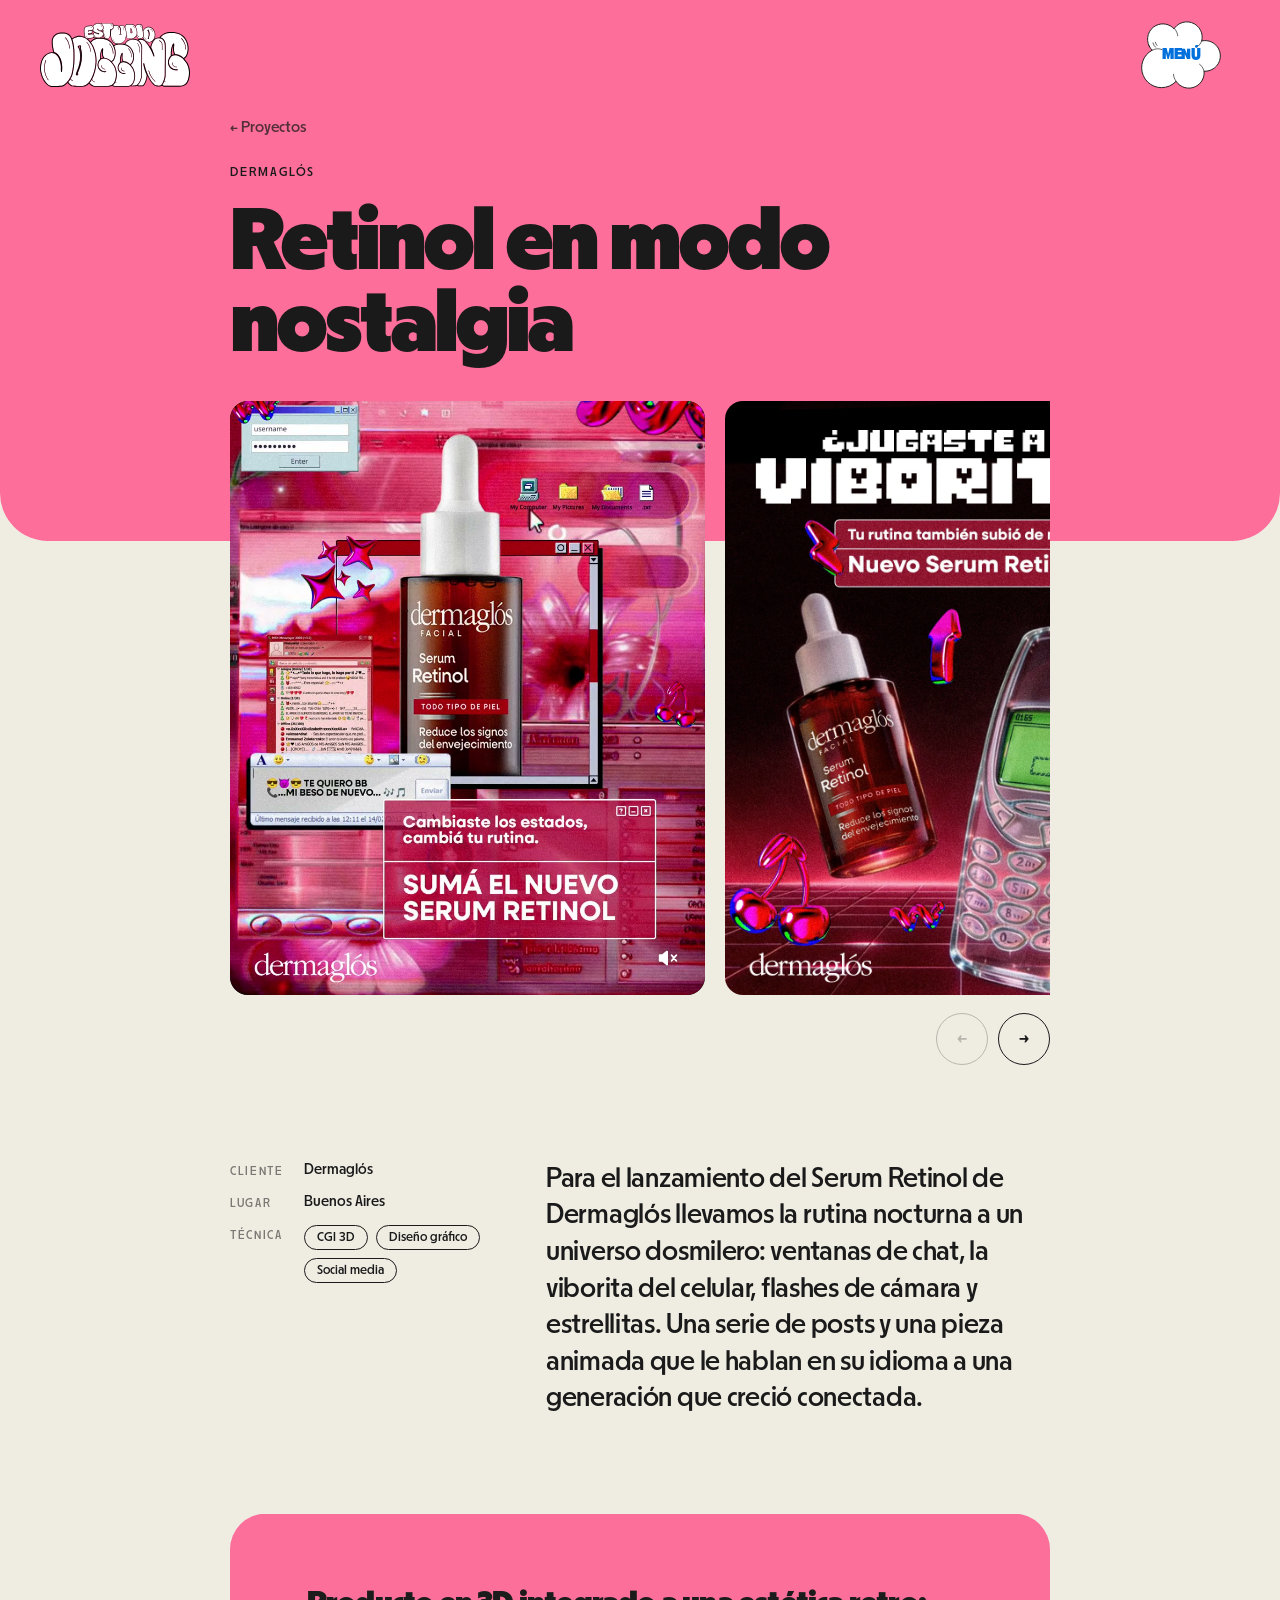
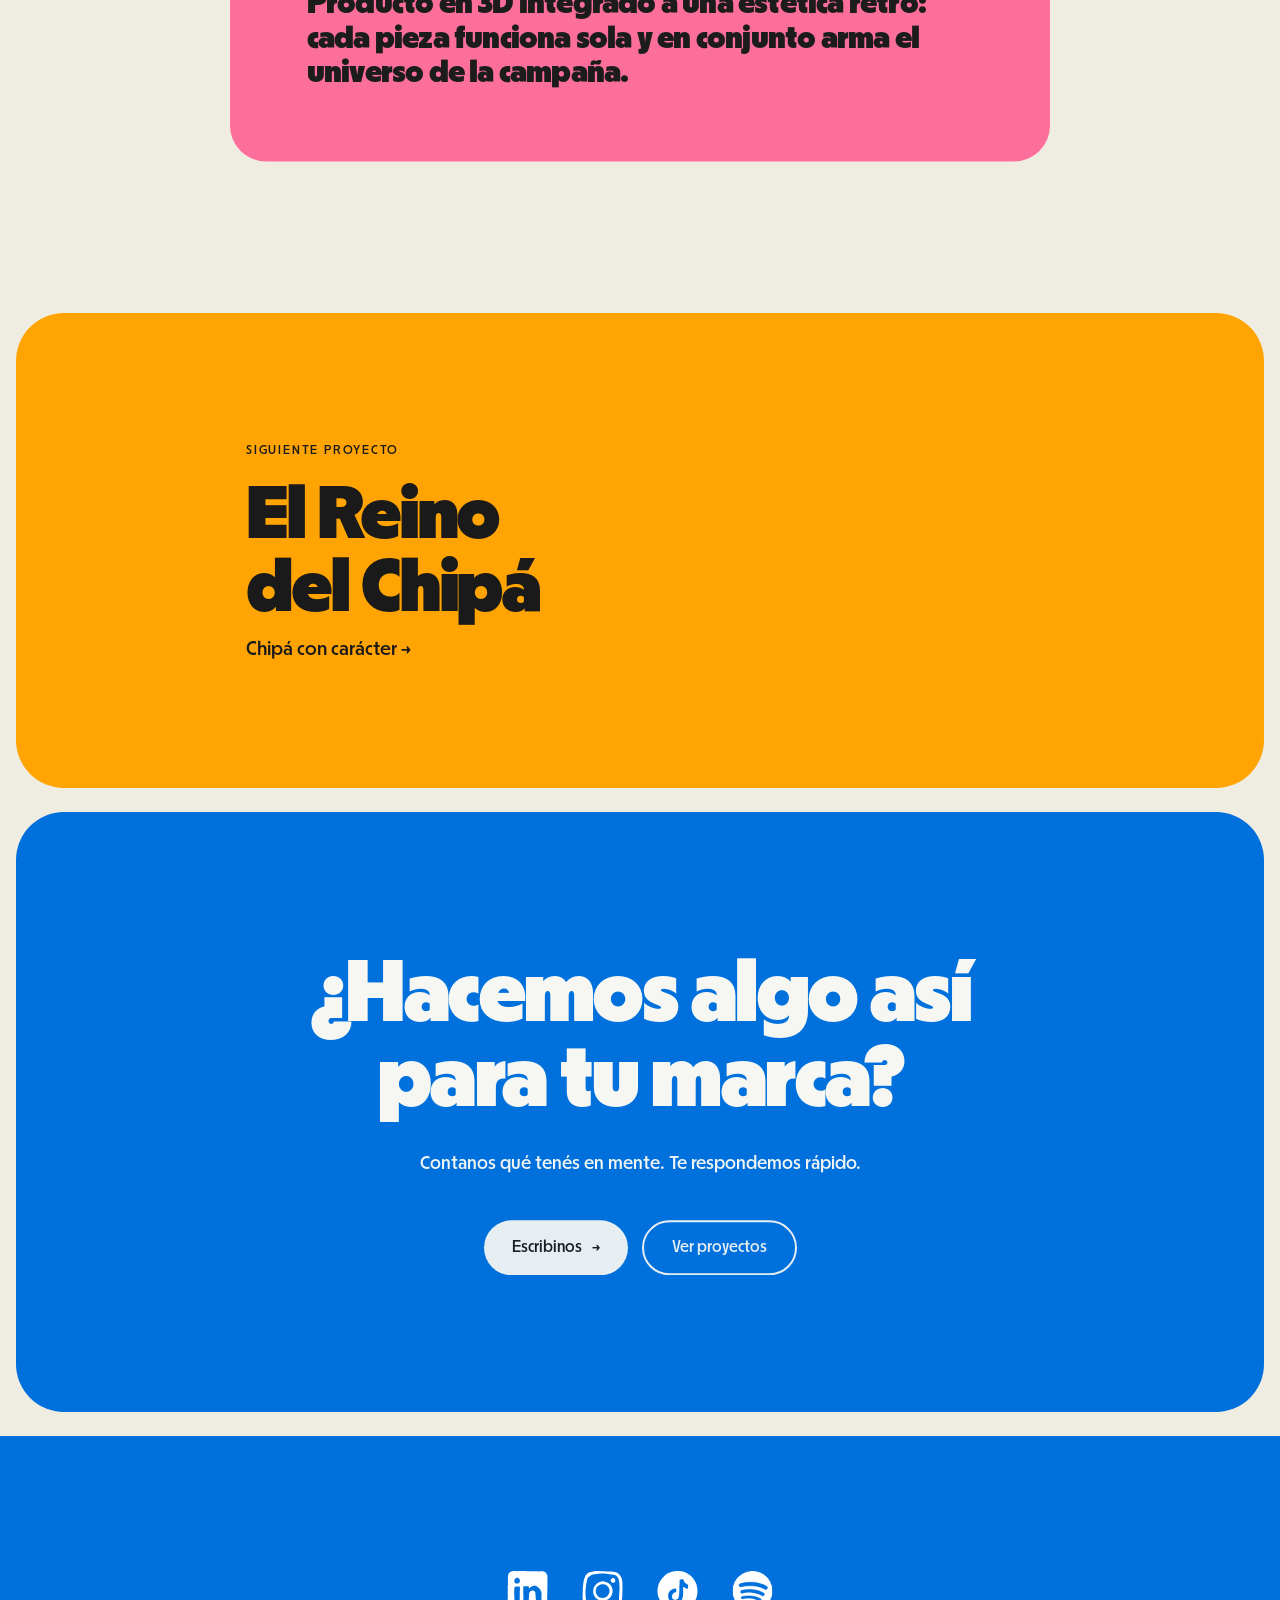
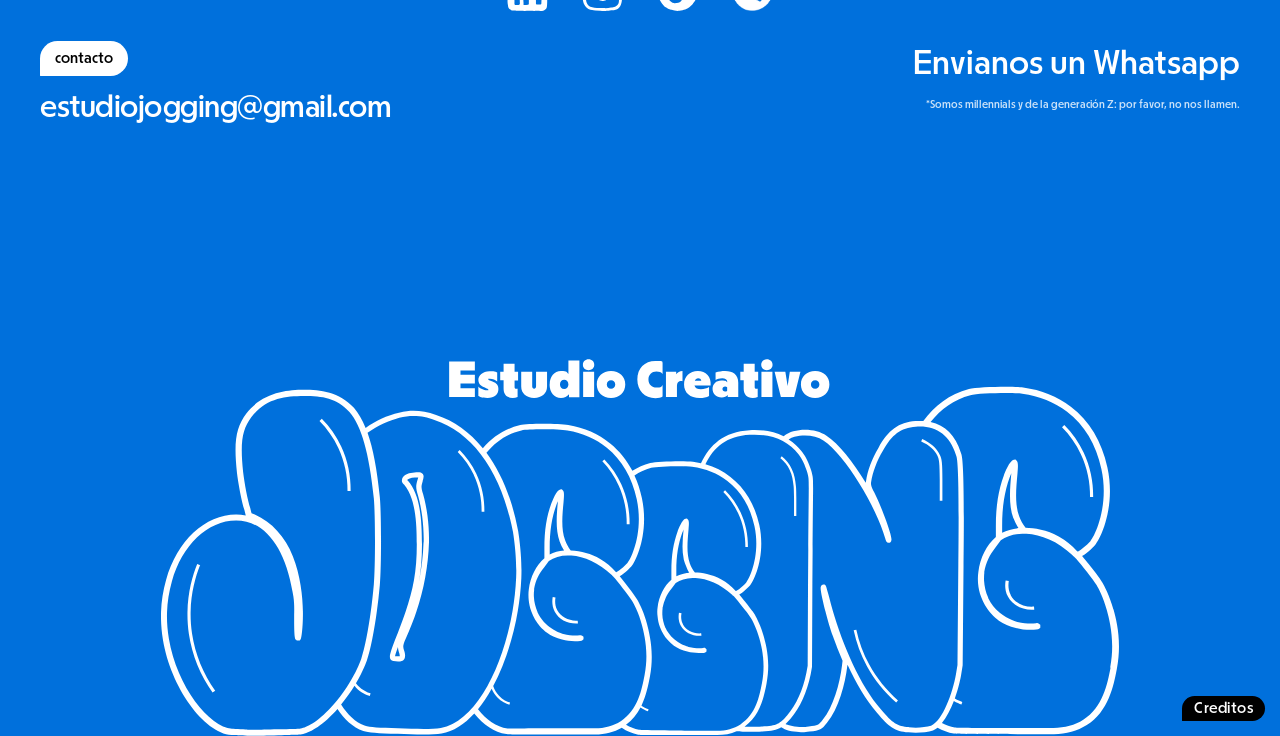
<file: proyectos/dermaglos-retinol.html>
<!DOCTYPE html><html lang="es"><head><meta charSet="utf-8"/><meta name="viewport" content="width=device-width, initial-scale=1"/><link rel="preload" as="image" href="/logo/Logo%20Estudio%20Jogging.svg"/><link rel="preload" as="image" href="/assets/Nubes/1nube-comic.svg"/><link rel="preload" as="image" href="/assets/VimeoHero SVG/pink-star.svg"/><link rel="preload" as="image" href="/assets/Footer-Sticker SVG/footer-sticker-boom.svg"/><link rel="preload" as="image" href="/assets/VimeoHero SVG/smiley-face.svg"/><link rel="preload" as="image" href="/logo/Logo%20footer%20Jogging.svg"/><link rel="stylesheet" href="/_next/static/css/97ec6eb40619e312.css" data-precedence="next"/><link rel="preload" as="script" fetchPriority="low" href="/_next/static/chunks/webpack-4fbca7a2e4464ff6.js"/><script src="/_next/static/chunks/4bd1b696-5b2b1e7b5478d01a.js" async=""></script><script src="/_next/static/chunks/684-cfde107b9de9b596.js" async=""></script><script src="/_next/static/chunks/main-app-ea6a3e9a393dc346.js" async=""></script><script src="/_next/static/chunks/c15bf2b0-a2dc73281155e045.js" async=""></script><script src="/_next/static/chunks/10-b5f6df9802ed3741.js" async=""></script><script src="/_next/static/chunks/567-5dc2f1ef19723c6b.js" async=""></script><script src="/_next/static/chunks/app/proyectos/%5Bslug%5D/page-4e64024b5d2b6b4d.js" async=""></script><title>Dermaglós — Retinol en modo nostalgia — Estudio Jogging</title><meta name="description" content="Para el lanzamiento del Serum Retinol de Dermaglós llevamos la rutina nocturna a un universo dosmilero: ventanas de chat, la viborita del celular, flashes de cámara y estrellitas. Una serie de posts y una pieza animada que le hablan en su idioma a una generación que creció conectada."/><meta name="keywords" content="CGI cosmética, Dermaglós Retinol, contenido para redes, diseño gráfico social media, campaña dermocosmética, 3D product social content, beauty brand social media, estudio creativo Buenos Aires"/><meta property="og:title" content="Estudio Jogging"/><meta property="og:description" content="Estudio creativo en movimiento: diseño, comunicación y tecnología 3D para marcas que buscan coherencia, estética y ese &quot;no sé qué&quot; editorial."/><meta property="og:url" content="https://andiflorentin.github.io"/><meta property="og:site_name" content="Estudio Jogging"/><meta property="og:locale" content="es_AR"/><meta property="og:image" content="https://andiflorentin.github.io/assets/Eimg_hero.png"/><meta property="og:type" content="website"/><meta name="twitter:card" content="summary_large_image"/><meta name="twitter:title" content="Estudio Jogging"/><meta name="twitter:description" content="Estudio creativo en movimiento: diseño, comunicación y tecnología 3D para marcas que buscan coherencia, estética y ese &quot;no sé qué&quot; editorial."/><meta name="twitter:image" content="https://andiflorentin.github.io/assets/Eimg_hero.png"/><link rel="icon" href="/logo/Isologo.svg"/><script src="/_next/static/chunks/polyfills-42372ed130431b0a.js" noModule=""></script></head><body><div class="cursor-bubble">click</div><header class="inner-header"><div class="nav-overlay"></div><nav class="navbar"><div class="nav-center" style="cursor:url(&#x27;/assets/Cursor SVG/cursor-pointer.svg&#x27;) 12 12, pointer"><a href="/" aria-label="Inicio"><img class="logo-truus" src="/logo/Logo%20Estudio%20Jogging.svg" alt="Jogging" height="40"/></a></div><div class="nav-left" style="cursor:url(&#x27;/assets/Cursor SVG/cursor-pointer.svg&#x27;) 12 12, pointer"><div class="nav-hover-trigger"><div class="logo-work-container"><img src="/assets/Nubes/1nube-comic.svg" width="60" height="55" class="nav-bar__work-blob-svg" alt="" aria-hidden="true"/><span class="logo-work-text">MENÚ</span></div><div class="nav-popout nav-work-box"><div class="nav-popout-inner"><a href="/nosotros" class="nav-work-item"><div class="nav-work-item__text"><span class="nav-work-badge badge-rosa">Nosotros</span><h4 class="nav-work-title">¿quiénes están detrás del estudio?</h4></div></a><a href="/proyectos" class="nav-work-item"><div class="nav-work-item__text"><span class="nav-work-badge badge-naranja">Proyectos</span><h4 class="nav-work-title">lo que creamos para otras marcas</h4></div></a><a href="/servicios" class="nav-work-item"><div class="nav-work-item__text"><span class="nav-work-badge badge-azul">Servicios</span><h4 class="nav-work-title">¿qué podemos hacer por tu marca?</h4></div></a><a href="#contacto" class="nav-work-item"><div class="nav-work-item__text"><span class="nav-work-badge badge-crema">Contacto</span><h4 class="nav-work-title">¿empezamos algo juntos?</h4></div></a><a href="https://wa.me/5493513091111" target="_blank" rel="noopener noreferrer" class="nav-work-btn"><span class="nav-work-btn__text">Hablemos</span></a></div></div></div></div></nav></header><main class="inner-page"><article class="case"><header class="case__band inner-hero--rosa"><div class="wrap"><a href="/proyectos" class="case__back" data-hero-in="true">← Proyectos</a><span class="inner-eyebrow" data-hero-in="true">Dermaglós</span><h1 class="inner-hero__title" data-hero-in="true">Retinol en modo nostalgia</h1></div></header><div class="wrap"><div class="case__hero-block" data-hero-in="true"><div class="cb-carousel-wrap"><div class="cb-carousel" tabindex="0" aria-label="Piezas del proyecto"><figure class="case-video cb-carousel__item"><div class="case-video__frame"><video src="/media/proyectos/dermaglos-retinol/post-animado.mp4" poster="/media/proyectos/dermaglos-retinol/post-animado.jpg" muted="" loop="" playsInline="" preload="metadata"></video><button type="button" class="case-video__sound" aria-pressed="false" aria-label="Activar sonido"><svg viewBox="0 0 24 24" width="22" height="22" fill="none" stroke="currentColor" stroke-width="2" stroke-linecap="round" stroke-linejoin="round" aria-hidden="true"><path d="M11 5 6 9H3v6h3l5 4V5z" fill="currentColor"></path><path d="m16 9 5 6M21 9l-5 6"></path></svg></button></div></figure><figure class="case-piece cb-carousel__item"><img class="" src="/media/proyectos/dermaglos-retinol/post-1.webp" alt="" loading="lazy"/></figure><figure class="case-piece cb-carousel__item"><img class="" src="/media/proyectos/dermaglos-retinol/post-2.webp" alt="" loading="lazy"/></figure><figure class="case-piece cb-carousel__item"><img class="" src="/media/proyectos/dermaglos-retinol/post-3.webp" alt="" loading="lazy"/></figure><figure class="case-piece cb-carousel__item"><img class="" src="/media/proyectos/dermaglos-retinol/post-4.webp" alt="" loading="lazy"/></figure><figure class="case-piece cb-carousel__item"><img class="" src="/media/proyectos/dermaglos-retinol/post-5.webp" alt="" loading="lazy"/></figure></div><div class="cb-carousel__nav"><button type="button" class="cb-carousel__arrow" disabled="" aria-label="Anterior">←</button><button type="button" class="cb-carousel__arrow" aria-label="Siguiente">→</button></div></div></div><div class="case__body"><dl class="case__meta" data-reveal="true"><dt>Cliente</dt><dd>Dermaglós</dd><dt>Lugar</dt><dd>Buenos Aires</dd><dt>Técnica</dt><dd><ul class="chips"><li>CGI 3D</li><li>Diseño gráfico</li><li>Social media</li></ul></dd></dl><div class="case__text"><p class="case__lead" data-reveal="true">Para el lanzamiento del Serum Retinol de Dermaglós llevamos la rutina nocturna a un universo dosmilero: ventanas de chat, la viborita del celular, flashes de cámara y estrellitas. Una serie de posts y una pieza animada que le hablan en su idioma a una generación que creció conectada.</p></div></div><blockquote class="case__nota case__nota--rosa" data-reveal="true"><img src="/assets/VimeoHero SVG/pink-star.svg" alt="" aria-hidden="true"/><p>Producto en 3D integrado a una estética retro: cada pieza funciona sola y en conjunto arma el universo de la campaña.</p></blockquote><div class="case__blocks"></div></div><a href="/proyectos/el-reino-del-chipa" class="case__next inner-hero--naranja"><div class="wrap case__next-inner"><div><span class="inner-eyebrow">Siguiente proyecto</span><strong>El Reino del Chipá</strong><em>Chipá con carácter<!-- --> →</em></div><div class="case__next-thumb"><video class="" src="/media/proyectos/el-reino-del-chipa/cover-el-reino-del-chipa.mp4" autoPlay="" muted="" loop="" playsInline="" aria-label="El Reino del Chipá"></video></div></div></a></article><section class="inner-cta" data-nav-dark=""><img src="/assets/Footer-Sticker SVG/footer-sticker-boom.svg" alt="" aria-hidden="true" class="inner-cta__sticker inner-cta__sticker--a"/><img src="/assets/VimeoHero SVG/smiley-face.svg" alt="" aria-hidden="true" class="inner-cta__sticker inner-cta__sticker--b"/><h2 class="inner-cta__title" data-reveal="true">¿Hacemos algo así para tu marca?</h2><p class="inner-cta__text" data-reveal="true">Contanos qué tenés en mente. Te respondemos rápido.</p><div class="inner-cta__actions" data-reveal="true"><a href="mailto:estudiojogging@gmail.com" class="pill-btn pill-btn--light">Escribinos <span aria-hidden="true">→</span></a><a href="/proyectos" class="pill-btn pill-btn--ghost">Ver proyectos</a></div></section></main><footer class="main-footer"><div class="footer-inner" id="contacto"><div class="footer-socials" id="footer-socials"><a href="https://www.linkedin.com/company/105711671/" target="_blank" rel="noopener noreferrer" class="single-social w-inline-block" aria-label="LinkedIn"><svg xmlns="http://www.w3.org/2000/svg" width="30" height="30" viewBox="0 0 40 40" fill="none" data-wiggle-target="" aria-hidden="true"><path d="M35.9969 11.5666C35.9721 11.0166 35.8451 10.4418 35.9164 9.88408C36.0248 9.1955 36.0031 8.51315 35.856 7.82457C35.5029 5.31796 33.4912 3.9003 31.0288 4.22901C29.4848 4.3365 27.9935 4.33494 26.4603 4.23212C25.0355 4.21654 23.6092 4.20875 22.1845 4.11528C21.5278 4.06855 20.8511 4.18695 20.213 4.17604C18.5869 4.09503 16.9299 4.00623 15.3007 4C14.2074 4.07634 13.1063 3.96417 12.0222 4.12775C10.5943 4.13553 9.13087 3.81617 7.73089 4.21966C5.8756 4.53902 4.31146 5.98317 4.46013 7.96166C4.47717 8.73593 4.34089 9.50084 4.30217 10.2735C4.37186 11.3469 4.32385 12.4234 4.32076 13.4952C4.33624 13.9049 4.40283 14.3162 4.39974 14.7259C4.39354 15.2992 4.12408 15.8289 4.16434 16.3991C4.26346 18.0115 4.23093 19.6379 4.17828 21.2596C4.19067 22.3315 4.25107 23.4064 4.22009 24.4689C4.25262 25.6404 4.08226 26.801 4.00018 27.9647C3.99399 29.1814 4.14421 30.4075 4.39664 31.5992C4.5004 32.2489 4.50969 32.9608 4.89066 33.5248C5.22517 34.0716 5.81366 34.4766 6.32471 34.8895C6.64838 35.1465 6.98134 35.4098 7.3778 35.5391C8.50522 35.7946 9.69768 35.5827 10.8437 35.7042C11.9804 35.8024 13.0985 35.8647 14.2383 35.8117C16.5799 35.98 18.9416 35.9161 21.294 35.8818C23.2283 35.8008 25.1703 36.0376 27.1045 35.8678C28.9227 35.846 30.7795 36.2168 32.5651 35.8039C33.7064 35.3646 34.9128 34.6246 35.3341 33.4017C35.5695 32.7131 35.6066 31.9778 35.6531 31.2565C35.7956 29.0334 35.8018 26.8166 35.7042 24.5982C35.8467 23.1073 35.7971 21.5852 35.8715 20.0835C36.0232 17.2512 35.8513 14.4097 36 11.5915V11.5619L35.9969 11.5666ZM9.43286 12.1227C9.42666 11.5681 9.50255 10.9948 9.82157 10.5353C10.4209 9.63793 11.7047 9.08177 12.651 9.64884C14.0928 10.339 14.3901 12.4951 13.289 13.5996C13.0459 13.8551 12.716 13.9657 12.366 13.9844C11.6846 13.9844 10.8421 14.2041 10.2691 13.7741C9.81693 13.3519 9.42821 12.7802 9.43286 12.1492V12.1212V12.1227ZM13.9936 18.7452C13.9782 18.9493 13.9209 19.1503 13.8775 19.3513C13.718 20.0944 13.8883 20.8624 13.8574 21.6164C13.7861 23.6292 13.7335 25.6544 13.8109 27.6703C13.8403 28.4149 13.8728 29.1658 13.8992 29.9105C13.9658 30.624 13.5848 31.1272 12.86 31.1926C12.0423 31.2752 11.22 31.2783 10.3961 31.1817C10.1886 31.1552 9.97024 31.0851 9.82931 30.9371C9.52578 30.6084 9.57069 30.0211 9.55985 29.5833C9.57688 28.7312 9.6187 27.8401 9.54127 26.9879C9.49945 26.5362 9.57998 26.089 9.56295 25.6373C9.40189 24.1417 9.37866 22.6259 9.3229 21.121C9.34613 20.1177 9.47003 19.1145 9.501 18.1081C9.55675 17.5675 9.40808 16.7013 10.057 16.5066C11.0961 16.3742 12.1415 16.4162 13.2255 16.3601C13.7613 16.3477 13.9472 16.6639 13.9038 17.2045C13.8465 17.7155 14.0076 18.2125 13.9967 18.7203V18.7484L13.9936 18.7452ZM31.1667 27.6111C31.097 28.3713 31.1403 29.1658 31.0877 29.9292C31.0877 30.3561 30.795 30.6957 30.366 30.7299C29.4074 30.8795 28.4395 30.7408 27.4514 30.7814C27.0689 30.8187 26.7561 30.691 26.7638 30.2501C26.7437 28.6112 26.8552 26.9568 26.5377 25.335C26.4634 24.9518 26.468 24.5639 26.4928 24.176C26.5439 23.3784 26.2884 22.5979 26.2698 21.808C26.2466 21.3422 26.2698 20.7923 25.957 20.4215C24.9984 19.5164 23.6371 19.2905 22.519 20.0492C20.9533 21.0088 21.3126 23.1182 21.1624 24.6994C21.1701 25.2743 21.0617 25.8336 21.0183 26.4006C21.1747 27.7264 21.0369 29.1082 21.0648 30.4402C21.0849 30.853 20.7411 31.0555 20.3663 31.0524C19.3752 31.1256 18.4243 31.2004 17.4673 31.269C17.3031 31.2783 17.1126 31.2643 16.9856 31.1771C16.8432 31.0883 16.7998 30.8686 16.8075 30.6848C16.8199 30.3358 16.8633 29.9697 16.8463 29.6098C16.7162 28.0909 16.6233 26.5844 16.7146 25.0515C16.7502 23.6074 16.6914 22.1601 16.5737 20.7222C16.7162 19.4151 16.6279 18.0909 16.5814 16.773C16.5706 16.3944 16.8122 16.2137 17.1544 16.1919C18.333 16.061 20.0938 16.1124 20.9858 16.3041C21.5139 16.4022 21.1004 16.8244 21.0462 17.2918C21.0354 17.3821 21.0307 17.4834 21.0431 17.5706C21.0725 17.904 21.3343 17.9492 21.5557 17.7389C22.1922 17.0908 22.9325 16.4131 23.8229 16.1265C25.2601 15.6124 26.959 15.6389 28.1127 16.7574C29.7249 17.9352 29.8735 18.1221 30.7067 19.9666C31.3246 21.1475 31.3355 22.4623 31.2023 23.746C31.1729 24.3785 31.1883 25.0297 31.145 25.6747C31.1465 26.3305 31.3091 26.9412 31.1744 27.5799L31.1713 27.6095L31.1667 27.6111Z" fill="currentColor"/></svg></a><a href="https://www.instagram.com/estudiojogging" target="_blank" rel="noopener noreferrer" class="single-social w-inline-block" aria-label="Instagram"><svg xmlns="http://www.w3.org/2000/svg" width="30" height="30" viewBox="0 0 40 40" fill="none" data-wiggle-target="" aria-hidden="true"><path d="M35.9653 20.2209C35.9393 17.6695 36.1018 15.1165 35.8873 12.5586C35.7589 10.8912 35.2828 9.24659 34.3662 7.94651C33.3083 6.48229 31.714 5.09445 29.8338 4.89131C28.719 4.7808 27.7 4.3274 26.5511 4.42165C26.0603 4.4444 25.5776 4.38103 25.0933 4.31765C24.5099 4.26077 23.8973 4.38265 23.3009 4.32902C21.6644 4.22989 20.0263 4.0625 18.3882 4.14213C17.5285 4.01538 16.6525 4.04625 15.7896 4.01538C15.3557 3.98937 14.9202 3.991 14.4895 4.0625C13.2171 4.27539 11.9397 4.51591 10.6673 4.74992C10.1326 4.84906 9.58821 4.97256 9.1023 5.21958C8.34663 5.60961 7.75509 6.27427 7.10017 6.81056C6.78165 7.0982 6.56389 7.46873 6.40463 7.862C6.08123 8.64368 5.6327 9.37823 5.39056 10.1973C5.15329 11.2195 4.80227 12.2205 4.70152 13.2622C4.39275 16.6343 4.00922 19.9983 4.08397 23.3915C4.09535 23.9733 3.98809 24.5551 4.0011 25.1271C4.09698 26.3622 4.38137 27.5859 4.62839 28.7999C4.78277 29.5328 5.03466 30.2446 5.40844 30.8946C6.48263 32.6904 8.01023 34.7851 10.313 34.946C12.9116 35.1947 15.4776 35.7456 18.0891 35.8626C19.5891 35.9016 21.094 36.1697 22.6021 35.9812C23.01 35.9341 23.4162 35.8821 23.8274 35.8626C24.2223 35.8366 24.5652 35.874 24.9113 35.8447C25.5988 35.7764 26.2764 35.5408 26.9622 35.4677C28.3907 35.4027 29.8468 35.2759 31.168 34.7299C33.0629 34.1156 34.0396 32.8805 34.701 31.0506C35.4274 29.2842 35.611 27.3779 35.6452 25.4798C35.7167 24.7469 35.9101 24.0221 35.9279 23.281C35.9588 22.7203 35.8304 22.1564 35.8499 21.6088C35.8629 21.1554 35.9686 20.7052 35.9637 20.2518V20.2209H35.9653ZM33.6642 19.3304C33.5163 20.0584 33.3911 20.7231 33.4301 21.4788C33.2221 23.3704 33.3993 25.2961 33.1913 27.1829C33.1458 28.6114 33.0531 30.2153 31.9594 31.27C31.3858 31.8356 30.7698 32.4011 30.0304 32.6579C29.5543 32.8383 29.0391 32.8789 28.5353 32.9276C27.9633 32.9861 27.4091 33.1308 26.842 33.2153C25.0121 33.4948 23.1822 33.8426 21.3247 33.6541C20.0506 33.6151 18.7749 33.6004 17.5009 33.5501C16.1731 33.4948 14.8536 33.4298 13.5307 33.3274C12.3964 33.2299 11.2361 33.1665 10.2041 32.6757C7.34719 31.3107 6.80603 27.8443 6.58176 25.0101C6.429 22.5416 6.26974 20.0227 6.61264 17.572C6.89703 15.2107 7.20255 12.8543 7.78434 10.5369C8.07361 9.36035 9.04867 8.66481 9.99774 7.98226C10.7307 7.44273 11.5676 7.08358 12.424 6.79918C13.0887 6.52941 13.8249 6.58142 14.5188 6.50341C15.8579 6.25477 17.2165 6.10689 18.5783 6.07764C20.1205 6.06139 21.6676 6.07764 23.2034 6.20602C25.0316 6.43028 26.842 6.75368 28.68 6.91782C29.8939 7.01857 31.0786 7.4931 31.8002 8.52667C32.2828 9.17346 32.7183 9.86413 32.9556 10.6312C33.1246 11.135 33.1197 11.6843 33.1994 12.2108C33.4854 13.2899 33.4838 14.4031 33.5455 15.5114C33.6918 16.3272 33.5797 17.143 33.6203 17.962C33.6495 18.4073 33.7113 18.8575 33.6674 19.3028L33.6642 19.3336V19.3304Z" fill="currentColor"/><path d="M27.7674 17.988C27.3595 16.1712 26.1066 14.6907 24.6391 13.6392C23.7875 13.0591 22.7751 12.6853 21.7318 12.5114C21.2166 12.4253 20.721 12.2482 20.2318 12.253C18.4442 12.3505 16.7622 13.0851 15.3695 14.1934C14.8722 14.5542 14.5147 15.0271 14.1393 15.5146C13.8581 15.8673 13.5607 16.2215 13.356 16.6148C13.0358 17.2145 12.8717 17.8791 12.7384 18.5406C12.5792 19.3174 12.4427 20.1445 12.5174 20.9408C12.7628 23.5703 14.6723 26.2419 17.1246 27.2771C17.8039 27.6103 18.4621 27.8199 19.1999 27.8345C20.7242 28.1547 22.3184 27.9451 23.6413 27.0935C24.4587 26.567 25.3509 26.0876 26.0204 25.366C27.3238 23.8839 28.0144 22.0882 28.0924 20.0649C28.1705 19.345 27.9982 18.721 27.7772 18.0189L27.769 17.9864L27.7674 17.988ZM25.4711 21.2854C25.073 22.54 24.1434 24.2366 22.9311 24.872C22.034 25.3091 21.0249 25.5171 20.0384 25.6407C19.1527 25.6195 18.1874 25.5009 17.4626 25.0264C17.1831 24.8411 16.9296 24.6217 16.6761 24.4007C14.5407 22.7382 14.084 19.6066 15.2752 17.2681C15.493 16.8098 15.8635 16.4539 16.273 16.163C17.2205 15.4756 18.1809 14.8532 19.3201 14.6647C20.1619 14.5038 20.9907 14.7589 21.826 14.8597C23.053 15.0433 23.8217 15.929 24.514 16.857C25.4663 18.0579 25.9083 19.7643 25.4809 21.2561L25.4728 21.287L25.4711 21.2854Z" fill="currentColor"/><path d="M30.2261 11.8094C29.8621 13.3451 28.991 13.766 27.5382 13.1468C26.4754 12.708 26.2137 11.4583 26.971 10.6149C27.4846 10.0396 28.2012 9.35057 29.0414 9.69835C29.2705 9.80885 29.4412 10.0006 29.6281 10.1696C30.1058 10.5759 30.4292 11.1414 30.2326 11.7769L30.2245 11.8077L30.2261 11.8094Z" fill="currentColor"/></svg></a><a href="https://www.tiktok.com/@estudiojogging" target="_blank" rel="noopener noreferrer" class="single-social w-inline-block" aria-label="TikTok"><svg xmlns="http://www.w3.org/2000/svg" width="30" height="30" viewBox="0 0 40 40" fill="none" data-wiggle-target="" aria-hidden="true"><path d="M35.7673 17.7056C35.5701 16.7041 35.4805 15.6928 35.2035 14.7093C34.9706 13.9378 34.6056 13.2315 34.2195 12.5366C33.5922 11.3378 32.7581 10.2775 31.8962 9.22711C31.2087 8.3773 30.4299 7.59599 29.5322 6.96965C27.8932 5.91758 26.1075 5.03189 24.2519 4.4349C23.302 4.17392 22.3277 4.03038 21.3404 4.04996C20.4753 4.04506 19.6102 3.9733 18.7483 4.01081C17.049 4.05975 15.4019 4.61922 13.8166 5.16074C12.51 5.59951 11.363 6.38082 10.26 7.19148C9.825 7.50628 9.50404 7.9369 9.12769 8.31531C7.22801 10.0394 5.69979 12.2332 4.89495 14.6848C4.6082 15.6194 4.47135 16.572 4.19763 17.5115C4.051 18.0057 3.99398 18.5147 4.0005 19.0285C4.00701 20.1311 3.97117 21.2011 4.15202 22.2874C4.49253 24.9608 5.62973 27.2362 7.15632 29.3844C7.60599 30.0221 8.15504 30.5718 8.61774 31.1982C8.97128 31.6794 9.35741 32.154 9.84455 32.5047C10.304 32.857 10.8351 33.0479 11.3386 33.3431C11.899 33.6693 12.3976 34.1081 13.0069 34.3185C13.4468 34.4653 13.8769 34.6349 14.2858 34.8551C15.3237 35.382 16.5407 35.3624 17.6502 35.6805C18.9389 36.0181 20.2521 36.0899 21.5441 35.8876C22.3799 35.8061 23.2271 35.7637 24.0172 35.457C24.7048 35.1667 25.4835 35.1145 26.176 34.8682C26.4643 34.7605 26.7283 34.6039 26.9906 34.4441C27.8117 33.9319 28.7062 33.529 29.4638 32.9043C30.3468 32.141 31.2413 31.4102 32.0624 30.5718C32.5381 30.0303 32.8069 29.3469 33.3576 28.8641C34.0191 28.1072 34.3205 27.1188 34.8419 26.269C35.2785 25.4208 35.4414 24.4715 35.6402 23.5026C36.0605 21.5632 36.1224 19.7331 35.7738 17.7382L35.7689 17.7056H35.7673ZM28.4602 16.8591C28.3103 17.2326 28.4227 17.8459 28.1425 18.1085C27.204 18.575 25.9984 17.6159 25.2669 17.0467C24.8009 16.6405 24.4571 16.9178 24.4213 17.4805C24.3936 17.7823 24.4474 18.0857 24.4848 18.3874C24.6152 19.3155 24.5793 20.2551 24.5419 21.188C24.4278 23.9071 24.3105 27.4254 21.7282 29.0109C21.0227 29.4284 20.2097 29.5866 19.4049 29.6796C18.5805 29.8329 17.7887 29.8982 16.9887 29.6258C14.3966 29.0386 12.3633 26.7795 12.5784 24.0262C12.5572 23.4031 12.4513 22.7376 12.668 22.1439C13.0981 21.1587 13.6227 20.1833 14.4357 19.4297C15.5518 18.6158 16.8698 17.965 18.2775 17.9372C18.8086 17.9063 19.0676 18.3401 19.0367 18.8246C19.0236 19.3563 19.0106 19.8815 18.9471 20.4019C18.8118 21.1815 17.7968 21.1375 17.2347 21.4849C15.9118 22.139 15.1053 24.7439 15.9607 25.9786C17.0164 27.4287 19.4277 27.2134 20.4997 25.9036C20.648 25.6883 20.7295 25.4273 20.8077 25.1794C21.052 24.3687 21.3714 23.5662 21.3534 22.6985C21.342 22.2532 21.3241 21.8095 21.3925 21.3675C21.6125 19.8962 21.4691 18.4266 21.4561 16.952C21.4561 15.8021 21.6532 14.6522 21.6891 13.5039C21.7102 12.8808 21.6793 12.2642 21.6565 11.6346C21.6418 11.359 21.6923 11.0442 21.9807 10.9332C22.6943 10.7669 23.5659 10.594 24.317 10.6674C24.8221 10.7636 24.9149 11.359 25.0665 11.7798C26.0326 14.9197 29.397 14.078 28.4683 16.8297L28.4602 16.8607V16.8591Z" fill="currentColor"/></svg></a><a href="https://open.spotify.com/user/luprior?si=7eTq3ZZzTN258uYBUUpZNw" target="_blank" rel="noopener noreferrer" class="single-social w-inline-block" aria-label="Spotify"><span class="social-mask" data-wiggle-target="" style="-webkit-mask-image:url(/assets/spotify-icon.png);mask-image:url(/assets/spotify-icon.png)" aria-hidden="true"></span></a></div><div class="footer-top"><div class="footer-column"><div class="footer-contact-group footer-contact-group--left"><span class="footer-badge">contacto</span><a href="mailto:estudiojogging@gmail.com" class="footer-email">estudiojogging@gmail.com</a></div><div class="footer-contact-group footer-contact-group--right"><a href="https://wa.me/5493513091111" target="_blank" rel="noopener noreferrer" class="footer-whatsapp">Envianos un Whatsapp</a><p class="footer-note">*Somos millennials y de la generación Z:<!-- --> <br class="footer-note__br"/>por favor, no nos llamen.</p></div></div></div><div class="footer-bottom"><div class="footer-big-text"><img src="/logo/Logo%20footer%20Jogging.svg" alt="Jogging" class="footer-logo__svg"/></div><div class="footer-bottom-row"><div></div><div class="footer-credits-wrapper"><div class="credits-box"><div class="credits-content"><div class="credits-item credit-wiggle"><div class="overflow-wrapper"><span class="credits-label">Diseño y desarrollo</span></div><div class="overflow-wrapper"><a href="#" class="credits-name" data-wiggle-target="true">Florentin</a></div></div><div class="credits-item credit-wiggle"><div class="overflow-wrapper"><span class="credits-label">Ilustración</span></div><div class="overflow-wrapper"><a href="#" class="credits-name" data-wiggle-target="true">Mica</a></div></div></div></div><a href="#" class="footer-credits">Creditos</a></div></div></div></div></footer><script src="/_next/static/chunks/webpack-4fbca7a2e4464ff6.js" async=""></script><script>(self.__next_f=self.__next_f||[]).push([0])</script><script>self.__next_f.push([1,"1:\"$Sreact.fragment\"\n2:I[7555,[],\"\"]\n3:I[1295,[],\"\"]\n5:I[9665,[],\"OutletBoundary\"]\n8:I[9665,[],\"ViewportBoundary\"]\na:I[9665,[],\"MetadataBoundary\"]\nc:I[6614,[],\"\"]\n:HL[\"/_next/static/css/97ec6eb40619e312.css\",\"style\"]\n"])</script><script>self.__next_f.push([1,"0:{\"P\":null,\"b\":\"tNubZ82Tk8Jbb1uHswJCd\",\"p\":\"\",\"c\":[\"\",\"proyectos\",\"dermaglos-retinol\"],\"i\":false,\"f\":[[[\"\",{\"children\":[\"proyectos\",{\"children\":[[\"slug\",\"dermaglos-retinol\",\"d\"],{\"children\":[\"__PAGE__\",{}]}]}]},\"$undefined\",\"$undefined\",true],[\"\",[\"$\",\"$1\",\"c\",{\"children\":[[[\"$\",\"link\",\"0\",{\"rel\":\"stylesheet\",\"href\":\"/_next/static/css/97ec6eb40619e312.css\",\"precedence\":\"next\",\"crossOrigin\":\"$undefined\",\"nonce\":\"$undefined\"}]],[\"$\",\"html\",null,{\"lang\":\"es\",\"children\":[\"$\",\"body\",null,{\"children\":[\"$\",\"$L2\",null,{\"parallelRouterKey\":\"children\",\"error\":\"$undefined\",\"errorStyles\":\"$undefined\",\"errorScripts\":\"$undefined\",\"template\":[\"$\",\"$L3\",null,{}],\"templateStyles\":\"$undefined\",\"templateScripts\":\"$undefined\",\"notFound\":[[[\"$\",\"title\",null,{\"children\":\"404: This page could not be found.\"}],[\"$\",\"div\",null,{\"style\":{\"fontFamily\":\"system-ui,\\\"Segoe UI\\\",Roboto,Helvetica,Arial,sans-serif,\\\"Apple Color Emoji\\\",\\\"Segoe UI Emoji\\\"\",\"height\":\"100vh\",\"textAlign\":\"center\",\"display\":\"flex\",\"flexDirection\":\"column\",\"alignItems\":\"center\",\"justifyContent\":\"center\"},\"children\":[\"$\",\"div\",null,{\"children\":[[\"$\",\"style\",null,{\"dangerouslySetInnerHTML\":{\"__html\":\"body{color:#000;background:#fff;margin:0}.next-error-h1{border-right:1px solid rgba(0,0,0,.3)}@media (prefers-color-scheme:dark){body{color:#fff;background:#000}.next-error-h1{border-right:1px solid rgba(255,255,255,.3)}}\"}}],[\"$\",\"h1\",null,{\"className\":\"next-error-h1\",\"style\":{\"display\":\"inline-block\",\"margin\":\"0 20px 0 0\",\"padding\":\"0 23px 0 0\",\"fontSize\":24,\"fontWeight\":500,\"verticalAlign\":\"top\",\"lineHeight\":\"49px\"},\"children\":404}],[\"$\",\"div\",null,{\"style\":{\"display\":\"inline-block\"},\"children\":[\"$\",\"h2\",null,{\"style\":{\"fontSize\":14,\"fontWeight\":400,\"lineHeight\":\"49px\",\"margin\":0},\"children\":\"This page could not be found.\"}]}]]}]}]],[]],\"forbidden\":\"$undefined\",\"unauthorized\":\"$undefined\"}]}]}]]}],{\"children\":[\"proyectos\",[\"$\",\"$1\",\"c\",{\"children\":[null,[\"$\",\"$L2\",null,{\"parallelRouterKey\":\"children\",\"error\":\"$undefined\",\"errorStyles\":\"$undefined\",\"errorScripts\":\"$undefined\",\"template\":[\"$\",\"$L3\",null,{}],\"templateStyles\":\"$undefined\",\"templateScripts\":\"$undefined\",\"notFound\":\"$undefined\",\"forbidden\":\"$undefined\",\"unauthorized\":\"$undefined\"}]]}],{\"children\":[[\"slug\",\"dermaglos-retinol\",\"d\"],[\"$\",\"$1\",\"c\",{\"children\":[null,[\"$\",\"$L2\",null,{\"parallelRouterKey\":\"children\",\"error\":\"$undefined\",\"errorStyles\":\"$undefined\",\"errorScripts\":\"$undefined\",\"template\":[\"$\",\"$L3\",null,{}],\"templateStyles\":\"$undefined\",\"templateScripts\":\"$undefined\",\"notFound\":\"$undefined\",\"forbidden\":\"$undefined\",\"unauthorized\":\"$undefined\"}]]}],{\"children\":[\"__PAGE__\",[\"$\",\"$1\",\"c\",{\"children\":[\"$L4\",\"$undefined\",null,[\"$\",\"$L5\",null,{\"children\":[\"$L6\",\"$L7\",null]}]]}],{},null,false]},null,false]},null,false]},null,false],[\"$\",\"$1\",\"h\",{\"children\":[null,[\"$\",\"$1\",\"dtT_rw_gM1qZ3sgO7ePg1\",{\"children\":[[\"$\",\"$L8\",null,{\"children\":\"$L9\"}],null]}],[\"$\",\"$La\",null,{\"children\":\"$Lb\"}]]}],false]],\"m\":\"$undefined\",\"G\":[\"$c\",\"$undefined\"],\"s\":false,\"S\":true}\n"])</script><script>self.__next_f.push([1,"d:I[9616,[\"592\",\"static/chunks/c15bf2b0-a2dc73281155e045.js\",\"10\",\"static/chunks/10-b5f6df9802ed3741.js\",\"567\",\"static/chunks/567-5dc2f1ef19723c6b.js\",\"235\",\"static/chunks/app/proyectos/%5Bslug%5D/page-4e64024b5d2b6b4d.js\"],\"default\"]\ne:I[461,[\"592\",\"static/chunks/c15bf2b0-a2dc73281155e045.js\",\"10\",\"static/chunks/10-b5f6df9802ed3741.js\",\"567\",\"static/chunks/567-5dc2f1ef19723c6b.js\",\"235\",\"static/chunks/app/proyectos/%5Bslug%5D/page-4e64024b5d2b6b4d.js\"],\"default\"]\nf:I[3701,[\"592\",\"static/chunks/c15bf2b0-a2dc73281155e045.js\",\"10\",\"static/chunks/10-b5f6df9802ed3741.js\",\"567\",\"static/chunks/567-5dc2f1ef19723c6b.js\",\"235\",\"static/chunks/app/proyectos/%5Bslug%5D/page-4e64024b5d2b6b4d.js\"],\"default\"]\n10:I[995,[\"592\",\"static/chunks/c15bf2b0-a2dc73281155e045.js\",\"10\",\"static/chunks/10-b5f6df9802ed3741.js\",\"567\",\"static/chunks/567-5dc2f1ef19723c6b.js\",\"235\",\"static/chunks/app/proyectos/%5Bslug%5D/page-4e64024b5d2b6b4d.js\"],\"default\"]\n11:I[8247,[\"592\",\"static/chunks/c15bf2b0-a2dc73281155e045.js\",\"10\",\"static/chunks/10-b5f6df9802ed3741.js\",\"567\",\"static/chunks/567-5dc2f1ef19723c6b.js\",\"235\",\"static/chunks/app/proyectos/%5Bslug%5D/page-4e64024b5d2b6b4d.js\"],\"default\"]\n12:I[2762,[\"592\",\"static/chunks/c15bf2b0-a2dc73281155e045.js\",\"10\",\"static/chunks/10-b5f6df9802ed3741.js\",\"567\",\"static/chunks/567-5dc2f1ef19723c6b.js\",\"235\",\"static/chunks/app/proyectos/%5Bslug%5D/page-4e64024b5d2b6b4d.js\"],\"default\"]\n13:I[2936,[\"592\",\"static/chunks/c15bf2b0-a2dc73281155e045.js\",\"10\",\"static/chunks/10-b5f6df9802ed3741.js\",\"567\",\"static/chunks/567-5dc2f1ef19723c6b.js\",\"235\",\"static/chunks/app/proyectos/%5Bslug%5D/page-4e64024b5d2b6b4d.js\"],\"default\"]\n"])</script><script>self.__next_f.push([1,"4:[[\"$\",\"$Ld\",null,{}],[\"$\",\"$Le\",null,{}],[\"$\",\"$Lf\",null,{}],[\"$\",\"header\",null,{\"className\":\"inner-header\",\"children\":[\"$\",\"$L10\",null,{}]}],[\"$\",\"main\",null,{\"className\":\"inner-page\",\"children\":[[\"$\",\"article\",null,{\"className\":\"case\",\"children\":[[\"$\",\"header\",null,{\"className\":\"case__band inner-hero--rosa\",\"children\":[\"$\",\"div\",null,{\"className\":\"wrap\",\"children\":[[\"$\",\"a\",null,{\"href\":\"/proyectos\",\"className\":\"case__back\",\"data-hero-in\":true,\"children\":\"← Proyectos\"}],[[\"$\",\"span\",null,{\"className\":\"inner-eyebrow\",\"data-hero-in\":true,\"children\":\"Dermaglós\"}],[\"$\",\"h1\",null,{\"className\":\"inner-hero__title\",\"data-hero-in\":true,\"children\":\"Retinol en modo nostalgia\"}]]]}]}],[\"$\",\"div\",null,{\"className\":\"wrap\",\"children\":[[\"$\",\"div\",null,{\"className\":\"case__hero-block\",\"data-hero-in\":true,\"children\":[\"$\",\"$L11\",null,{\"children\":[[\"$\",\"$L12\",\"post-animado.mp4\",{\"src\":\"/media/proyectos/dermaglos-retinol/post-animado.mp4\",\"poster\":\"/media/proyectos/dermaglos-retinol/post-animado.jpg\",\"label\":\"$undefined\",\"className\":\"cb-carousel__item\"}],[\"$\",\"figure\",\"post-1.webp\",{\"className\":\"case-piece cb-carousel__item\",\"children\":[[\"$\",\"img\",null,{\"className\":\"\",\"src\":\"/media/proyectos/dermaglos-retinol/post-1.webp\",\"alt\":\"\",\"loading\":\"lazy\"}],\"$undefined\"]}],[\"$\",\"figure\",\"post-2.webp\",{\"className\":\"case-piece cb-carousel__item\",\"children\":[[\"$\",\"img\",null,{\"className\":\"\",\"src\":\"/media/proyectos/dermaglos-retinol/post-2.webp\",\"alt\":\"\",\"loading\":\"lazy\"}],\"$undefined\"]}],[\"$\",\"figure\",\"post-3.webp\",{\"className\":\"case-piece cb-carousel__item\",\"children\":[[\"$\",\"img\",null,{\"className\":\"\",\"src\":\"/media/proyectos/dermaglos-retinol/post-3.webp\",\"alt\":\"\",\"loading\":\"lazy\"}],\"$undefined\"]}],[\"$\",\"figure\",\"post-4.webp\",{\"className\":\"case-piece cb-carousel__item\",\"children\":[[\"$\",\"img\",null,{\"className\":\"\",\"src\":\"/media/proyectos/dermaglos-retinol/post-4.webp\",\"alt\":\"\",\"loading\":\"lazy\"}],\"$undefined\"]}],[\"$\",\"figure\",\"post-5.webp\",{\"className\":\"case-piece cb-carousel__item\",\"children\":[[\"$\",\"img\",null,{\"className\":\"\",\"src\":\"/media/proyectos/dermaglos-retinol/post-5.webp\",\"alt\":\"\",\"loading\":\"lazy\"}],\"$undefined\"]}]]}]}],[\"$\",\"div\",null,{\"className\":\"case__body\",\"children\":[[\"$\",\"dl\",null,{\"className\":\"case__meta\",\"data-reveal\":true,\"children\":[[\"$\",\"dt\",null,{\"children\":\"Cliente\"}],[\"$\",\"dd\",null,{\"children\":\"Dermaglós\"}],[\"$\",\"dt\",null,{\"children\":\"Lugar\"}],[\"$\",\"dd\",null,{\"children\":\"Buenos Aires\"}],\"\",[\"$\",\"dt\",null,{\"children\":\"Técnica\"}],[\"$\",\"dd\",null,{\"children\":[\"$\",\"ul\",null,{\"className\":\"chips\",\"children\":[[\"$\",\"li\",\"CGI 3D\",{\"children\":\"CGI 3D\"}],[\"$\",\"li\",\"Diseño gráfico\",{\"children\":\"Diseño gráfico\"}],[\"$\",\"li\",\"Social media\",{\"children\":\"Social media\"}]]}]}]]}],[\"$\",\"div\",null,{\"className\":\"case__text\",\"children\":[[\"$\",\"p\",\"Para el lanzamiento del Serum Retinol de Dermaglós llevamos la rutina nocturna a un universo dosmilero: ventanas de chat, la viborita del celular, flashes de cámara y estrellitas. Una serie de posts y una pieza animada que le hablan en su idioma a una generación que creció conectada.\",{\"className\":\"case__lead\",\"data-reveal\":true,\"children\":\"Para el lanzamiento del Serum Retinol de Dermaglós llevamos la rutina nocturna a un universo dosmilero: ventanas de chat, la viborita del celular, flashes de cámara y estrellitas. Una serie de posts y una pieza animada que le hablan en su idioma a una generación que creció conectada.\"}]]}]]}],[\"$\",\"blockquote\",null,{\"className\":\"case__nota case__nota--rosa\",\"data-reveal\":true,\"children\":[[\"$\",\"img\",null,{\"src\":\"/assets/VimeoHero SVG/pink-star.svg\",\"alt\":\"\",\"aria-hidden\":\"true\"}],[\"$\",\"p\",null,{\"children\":\"Producto en 3D integrado a una estética retro: cada pieza funciona sola y en conjunto arma el universo de la campaña.\"}]]}],[\"$\",\"div\",null,{\"className\":\"case__blocks\",\"children\":[]}]]}],[\"$\",\"a\",null,{\"href\":\"/proyectos/el-reino-del-chipa\",\"className\":\"case__next inner-hero--naranja\",\"children\":[\"$\",\"div\",null,{\"className\":\"wrap case__next-inner\",\"children\":[[\"$\",\"div\",null,{\"children\":[[\"$\",\"span\",null,{\"className\":\"inner-eyebrow\",\"children\":\"Siguiente proyecto\"}],[\"$\",\"strong\",null,{\"children\":\"El Reino del Chipá\"}],[\"$\",\"em\",null,{\"children\":[\"Chipá con carácter\",\" →\"]}]]}],[\"$\",\"div\",null,{\"className\":\"case__next-thumb\",\"children\":[\"$\",\"video\",null,{\"className\":\"\",\"src\":\"/media/proyectos/el-reino-del-chipa/cover-el-reino-del-chipa.mp4\",\"autoPlay\":true,\"muted\":true,\"loop\":true,\"playsInline\":true,\"aria-label\":\"El Reino del Chipá\"}]}]]}]}]]}],[\"$\",\"section\",null,{\"className\":\"inner-cta\",\"data-nav-dark\":\"\",\"children\":[[\"$\",\"img\",null,{\"src\":\"/assets/Footer-Sticker SVG/footer-sticker-boom.svg\",\"alt\":\"\",\"aria-hidden\":\"true\",\"className\":\"inner-cta__sticker inner-cta__sticker--a\"}],[\"$\",\"img\",null,{\"src\":\"/assets/VimeoHero SVG/smiley-face.svg\",\"alt\":\"\",\"aria-hidden\":\"true\",\"className\":\"inner-cta__sticker inner-cta__sticker--b\"}],[\"$\",\"h2\",null,{\"className\":\"inner-cta__title\",\"data-reveal\":true,\"children\":\"¿Hacemos algo así para tu marca?\"}],[\"$\",\"p\",null,{\"className\":\"inner-cta__text\",\"data-reveal\":true,\"children\":\"Contanos qué tenés en mente. Te respondemos rápido.\"}],[\"$\",\"div\",null,{\"className\":\"inner-cta__actions\",\"data-reveal\":true,\"children\":[[\"$\",\"a\",null,{\"href\":\"mailto:estudiojogging@gmail.com\",\"className\":\"pill-btn pill-btn--light\",\"children\":[\"Escribinos \",[\"$\",\"span\",null,{\"aria-hidden\":\"true\",\"children\":\"→\"}]]}],[\"$\",\"a\",null,{\"href\":\"/proyectos\",\"className\":\"pill-btn pill-btn--ghost\",\"children\":\"Ver proyectos\"}]]}]]}]]}],[\"$\",\"footer\",null,{\"className\":\"main-footer\",\"children\":[\"$\",\"$L13\",null,{}]}]]\n"])</script><script>self.__next_f.push([1,"9:[[\"$\",\"meta\",\"0\",{\"charSet\":\"utf-8\"}],[\"$\",\"meta\",\"1\",{\"name\":\"viewport\",\"content\":\"width=device-width, initial-scale=1\"}]]\n6:null\n"])</script><script>self.__next_f.push([1,"7:null\nb:[[\"$\",\"title\",\"0\",{\"children\":\"Dermaglós — Retinol en modo nostalgia — Estudio Jogging\"}],[\"$\",\"meta\",\"1\",{\"name\":\"description\",\"content\":\"Para el lanzamiento del Serum Retinol de Dermaglós llevamos la rutina nocturna a un universo dosmilero: ventanas de chat, la viborita del celular, flashes de cámara y estrellitas. Una serie de posts y una pieza animada que le hablan en su idioma a una generación que creció conectada.\"}],[\"$\",\"meta\",\"2\",{\"name\":\"keywords\",\"content\":\"CGI cosmética, Dermaglós Retinol, contenido para redes, diseño gráfico social media, campaña dermocosmética, 3D product social content, beauty brand social media, estudio creativo Buenos Aires\"}],[\"$\",\"meta\",\"3\",{\"property\":\"og:title\",\"content\":\"Estudio Jogging\"}],[\"$\",\"meta\",\"4\",{\"property\":\"og:description\",\"content\":\"Estudio creativo en movimiento: diseño, comunicación y tecnología 3D para marcas que buscan coherencia, estética y ese \\\"no sé qué\\\" editorial.\"}],[\"$\",\"meta\",\"5\",{\"property\":\"og:url\",\"content\":\"https://andiflorentin.github.io\"}],[\"$\",\"meta\",\"6\",{\"property\":\"og:site_name\",\"content\":\"Estudio Jogging\"}],[\"$\",\"meta\",\"7\",{\"property\":\"og:locale\",\"content\":\"es_AR\"}],[\"$\",\"meta\",\"8\",{\"property\":\"og:image\",\"content\":\"https://andiflorentin.github.io/assets/Eimg_hero.png\"}],[\"$\",\"meta\",\"9\",{\"property\":\"og:type\",\"content\":\"website\"}],[\"$\",\"meta\",\"10\",{\"name\":\"twitter:card\",\"content\":\"summary_large_image\"}],[\"$\",\"meta\",\"11\",{\"name\":\"twitter:title\",\"content\":\"Estudio Jogging\"}],[\"$\",\"meta\",\"12\",{\"name\":\"twitter:description\",\"content\":\"Estudio creativo en movimiento: diseño, comunicación y tecnología 3D para marcas que buscan coherencia, estética y ese \\\"no sé qué\\\" editorial.\"}],[\"$\",\"meta\",\"13\",{\"name\":\"twitter:image\",\"content\":\"https://andiflorentin.github.io/assets/Eimg_hero.png\"}],[\"$\",\"link\",\"14\",{\"rel\":\"icon\",\"href\":\"/logo/Isologo.svg\"}]]\n"])</script></body></html>
</file>
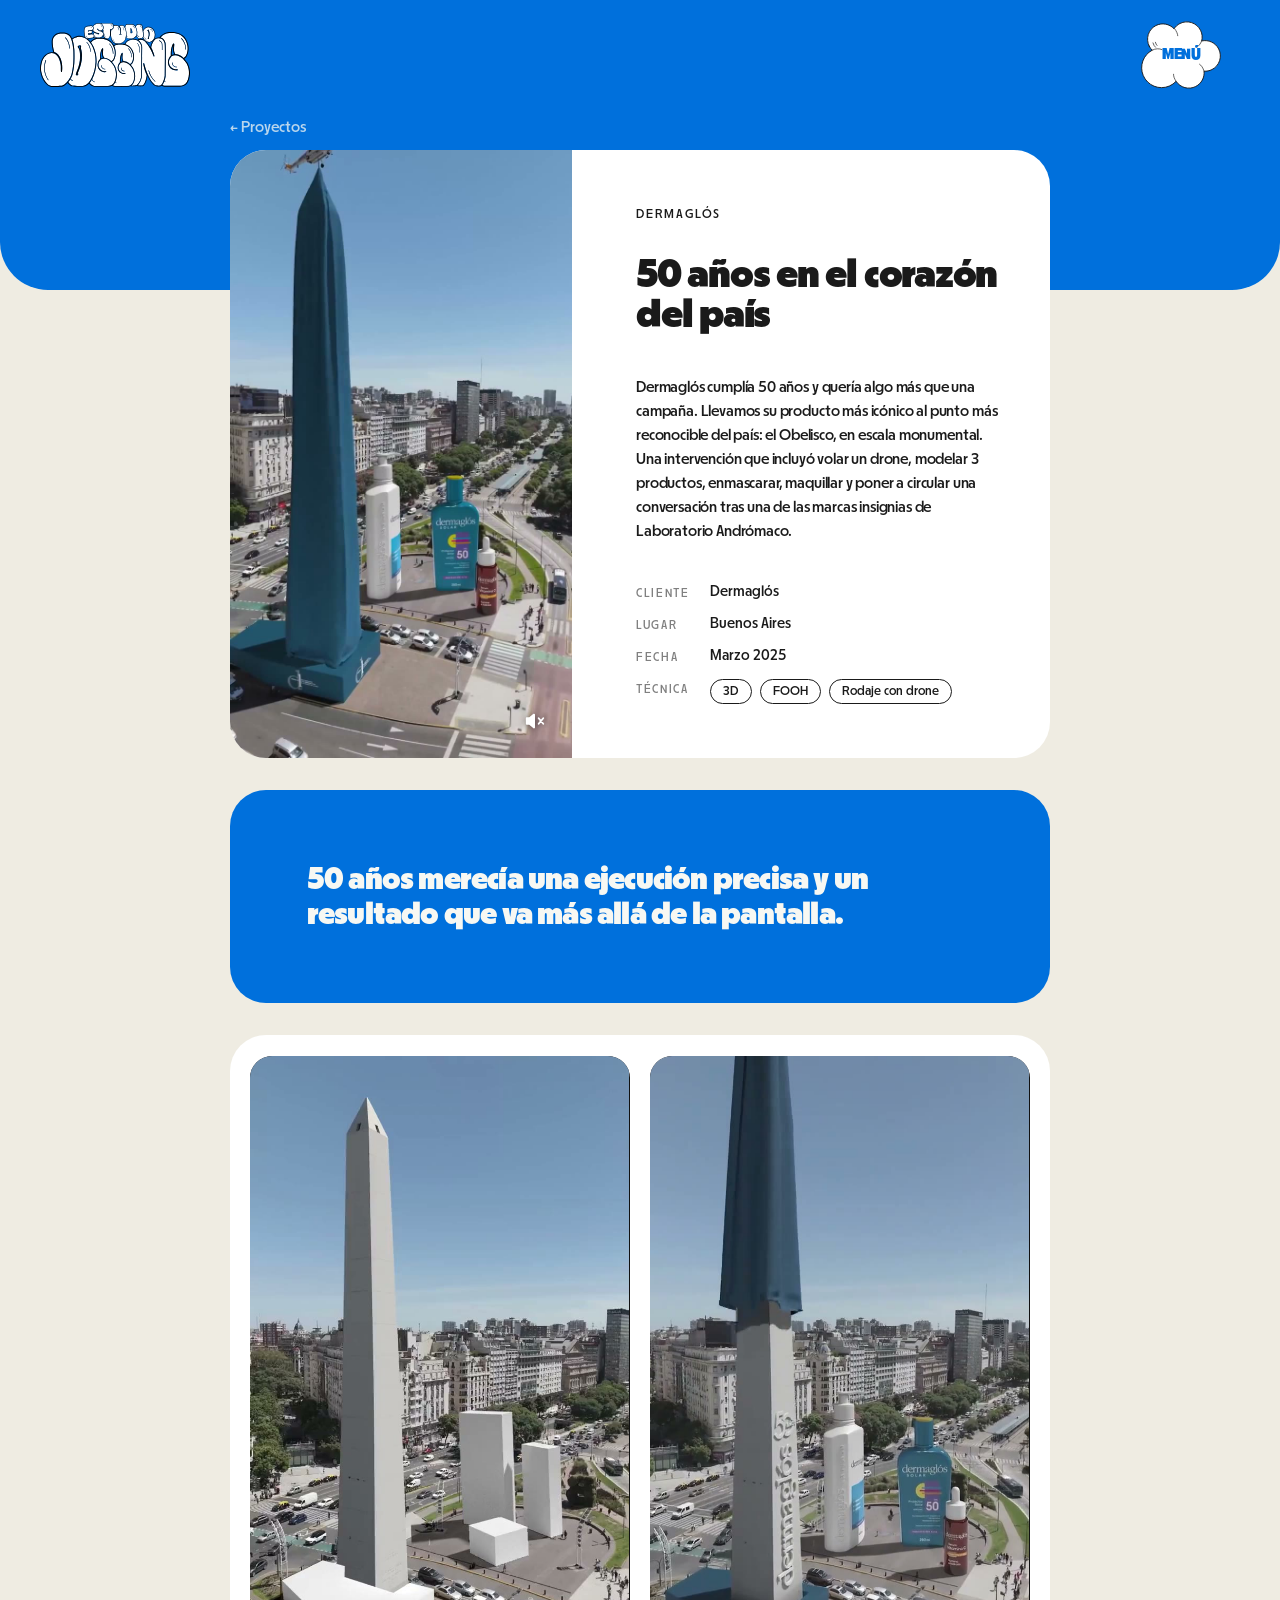
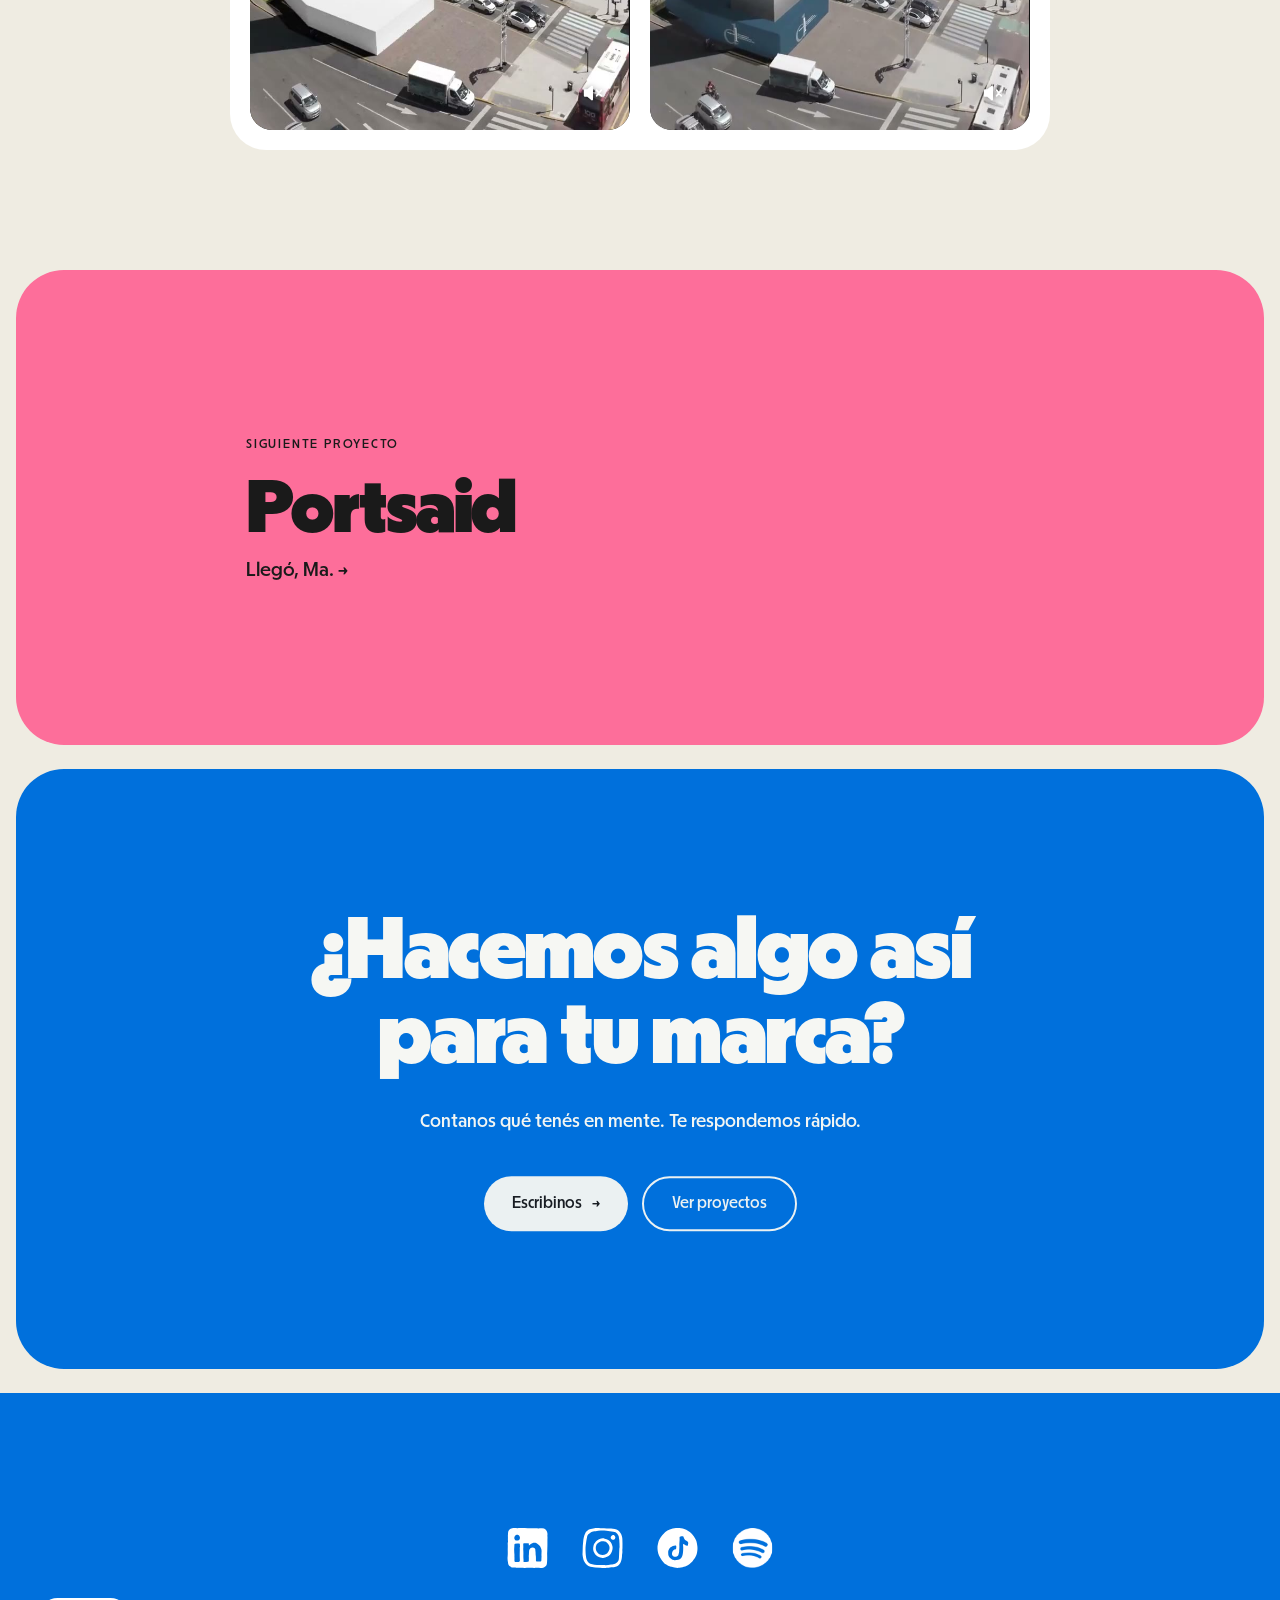
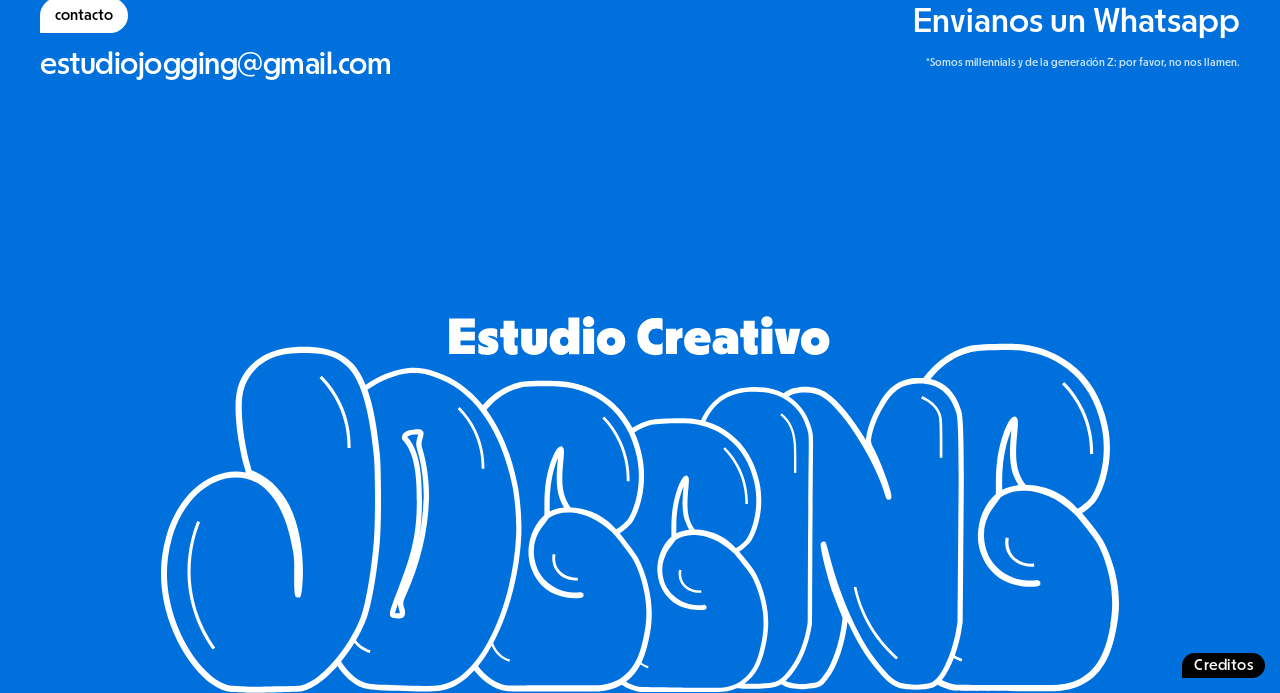
<file: proyectos/dermaglos.html>
<!DOCTYPE html><html lang="es"><head><meta charSet="utf-8"/><meta name="viewport" content="width=device-width, initial-scale=1"/><link rel="preload" as="image" href="/logo/Logo%20Estudio%20Jogging.svg"/><link rel="preload" as="image" href="/assets/Nubes/1nube-comic.svg"/><link rel="preload" as="image" href="/assets/VimeoHero SVG/pink-star.svg"/><link rel="preload" as="image" href="/assets/Footer-Sticker SVG/footer-sticker-boom.svg"/><link rel="preload" as="image" href="/assets/VimeoHero SVG/smiley-face.svg"/><link rel="preload" as="image" href="/logo/Logo%20footer%20Jogging.svg"/><link rel="stylesheet" href="/_next/static/css/97ec6eb40619e312.css" data-precedence="next"/><link rel="preload" as="script" fetchPriority="low" href="/_next/static/chunks/webpack-4fbca7a2e4464ff6.js"/><script src="/_next/static/chunks/4bd1b696-5b2b1e7b5478d01a.js" async=""></script><script src="/_next/static/chunks/684-cfde107b9de9b596.js" async=""></script><script src="/_next/static/chunks/main-app-ea6a3e9a393dc346.js" async=""></script><script src="/_next/static/chunks/c15bf2b0-a2dc73281155e045.js" async=""></script><script src="/_next/static/chunks/10-b5f6df9802ed3741.js" async=""></script><script src="/_next/static/chunks/567-5dc2f1ef19723c6b.js" async=""></script><script src="/_next/static/chunks/app/proyectos/%5Bslug%5D/page-4e64024b5d2b6b4d.js" async=""></script><title>Dermaglós — 50 años en el corazón del país — Estudio Jogging</title><meta name="description" content="Dermaglós cumplía 50 años y quería algo más que una campaña. Llevamos su producto más icónico al punto más reconocible del país: el Obelisco, en escala monumental. Una intervención que incluyó volar un drone, modelar 3 productos, enmascarar, maquillar y poner a circular una conversación tras una de las marcas insignias de Laboratorio Andrómaco."/><meta name="keywords" content="3D FOOH Argentina, publicidad 3D Buenos Aires, intervención urbana digital, CGI publicidad Argentina, estudio creativo 3D, Dermaglós 50 años, 3D FOOH agency, outdoor advertising CGI, digital out of home Argentina, creative studio Buenos Aires"/><meta property="og:title" content="Estudio Jogging"/><meta property="og:description" content="Estudio creativo en movimiento: diseño, comunicación y tecnología 3D para marcas que buscan coherencia, estética y ese &quot;no sé qué&quot; editorial."/><meta property="og:url" content="https://andiflorentin.github.io"/><meta property="og:site_name" content="Estudio Jogging"/><meta property="og:locale" content="es_AR"/><meta property="og:image" content="https://andiflorentin.github.io/assets/Eimg_hero.png"/><meta property="og:type" content="website"/><meta name="twitter:card" content="summary_large_image"/><meta name="twitter:title" content="Estudio Jogging"/><meta name="twitter:description" content="Estudio creativo en movimiento: diseño, comunicación y tecnología 3D para marcas que buscan coherencia, estética y ese &quot;no sé qué&quot; editorial."/><meta name="twitter:image" content="https://andiflorentin.github.io/assets/Eimg_hero.png"/><link rel="icon" href="/logo/Isologo.svg"/><script src="/_next/static/chunks/polyfills-42372ed130431b0a.js" noModule=""></script></head><body><div class="cursor-bubble">click</div><header class="inner-header"><div class="nav-overlay"></div><nav class="navbar"><div class="nav-center" style="cursor:url(&#x27;/assets/Cursor SVG/cursor-pointer.svg&#x27;) 12 12, pointer"><a href="/" aria-label="Inicio"><img class="logo-truus" src="/logo/Logo%20Estudio%20Jogging.svg" alt="Jogging" height="40"/></a></div><div class="nav-left" style="cursor:url(&#x27;/assets/Cursor SVG/cursor-pointer.svg&#x27;) 12 12, pointer"><div class="nav-hover-trigger"><div class="logo-work-container"><img src="/assets/Nubes/1nube-comic.svg" width="60" height="55" class="nav-bar__work-blob-svg" alt="" aria-hidden="true"/><span class="logo-work-text">MENÚ</span></div><div class="nav-popout nav-work-box"><div class="nav-popout-inner"><a href="/nosotros" class="nav-work-item"><div class="nav-work-item__text"><span class="nav-work-badge badge-rosa">Nosotros</span><h4 class="nav-work-title">¿quiénes están detrás del estudio?</h4></div></a><a href="/proyectos" class="nav-work-item"><div class="nav-work-item__text"><span class="nav-work-badge badge-naranja">Proyectos</span><h4 class="nav-work-title">lo que creamos para otras marcas</h4></div></a><a href="/servicios" class="nav-work-item"><div class="nav-work-item__text"><span class="nav-work-badge badge-azul">Servicios</span><h4 class="nav-work-title">¿qué podemos hacer por tu marca?</h4></div></a><a href="#contacto" class="nav-work-item"><div class="nav-work-item__text"><span class="nav-work-badge badge-crema">Contacto</span><h4 class="nav-work-title">¿empezamos algo juntos?</h4></div></a><a href="https://wa.me/5493513091111" target="_blank" rel="noopener noreferrer" class="nav-work-btn"><span class="nav-work-btn__text">Hablemos</span></a></div></div></div></div></nav></header><main class="inner-page"><article class="case"><header class="case__band case__band--short inner-hero--azul" data-nav-dark=""><div class="wrap"><a href="/proyectos" class="case__back" data-hero-in="true">← Proyectos</a></div></header><div class="wrap"><div class="case__hero-block" data-hero-in="true"><div class="cb-relato" data-reveal="true"><figure class="case-video "><div class="case-video__frame"><video src="/media/proyectos/dermaglos/final.mp4" poster="/media/proyectos/dermaglos/final.jpg" muted="" loop="" playsInline="" preload="metadata"></video><button type="button" class="case-video__sound" aria-pressed="false" aria-label="Activar sonido"><svg viewBox="0 0 24 24" width="22" height="22" fill="none" stroke="currentColor" stroke-width="2" stroke-linecap="round" stroke-linejoin="round" aria-hidden="true"><path d="M11 5 6 9H3v6h3l5 4V5z" fill="currentColor"></path><path d="m16 9 5 6M21 9l-5 6"></path></svg></button></div></figure><div class="cb-relato__text"><dl class="case__meta" data-reveal="true"><dt>Cliente</dt><dd>Dermaglós</dd><dt>Lugar</dt><dd>Buenos Aires</dd><dt>Fecha</dt><dd>Marzo 2025</dd><dt>Técnica</dt><dd><ul class="chips"><li>3D</li><li>FOOH</li><li>Rodaje con drone</li></ul></dd></dl><div class="case__text"><p class="case__lead" data-reveal="true">Dermaglós cumplía 50 años y quería algo más que una campaña. Llevamos su producto más icónico al punto más reconocible del país: el Obelisco, en escala monumental. Una intervención que incluyó volar un drone, modelar 3 productos, enmascarar, maquillar y poner a circular una conversación tras una de las marcas insignias de Laboratorio Andrómaco.</p></div><div class="cb-relato__head"><span class="inner-eyebrow">Dermaglós</span><h1 class="cb-relato__title">50 años en el corazón del país</h1></div></div></div></div><blockquote class="case__nota case__nota--azul" data-reveal="true"><img src="/assets/VimeoHero SVG/pink-star.svg" alt="" aria-hidden="true"/><p>50 años merecía una ejecución precisa y un resultado que va más allá de la pantalla.</p></blockquote><div class="case__blocks"><div class="cb-row cb-row--ajustar cb-row--tarjeta"><div data-reveal="true" style="flex:0.5625 1 0"><figure class="case-video "><div class="case-video__frame"><video src="/media/proyectos/dermaglos/making-of-1.mp4" poster="/media/proyectos/dermaglos/making-of-1.jpg" muted="" loop="" playsInline="" preload="metadata"></video><button type="button" class="case-video__sound" aria-pressed="false" aria-label="Activar sonido"><svg viewBox="0 0 24 24" width="22" height="22" fill="none" stroke="currentColor" stroke-width="2" stroke-linecap="round" stroke-linejoin="round" aria-hidden="true"><path d="M11 5 6 9H3v6h3l5 4V5z" fill="currentColor"></path><path d="m16 9 5 6M21 9l-5 6"></path></svg></button></div></figure></div><div data-reveal="true" style="flex:0.5625 1 0"><figure class="case-video "><div class="case-video__frame"><video src="/media/proyectos/dermaglos/making-of-2.mp4" poster="/media/proyectos/dermaglos/making-of-2.jpg" muted="" loop="" playsInline="" preload="metadata"></video><button type="button" class="case-video__sound" aria-pressed="false" aria-label="Activar sonido"><svg viewBox="0 0 24 24" width="22" height="22" fill="none" stroke="currentColor" stroke-width="2" stroke-linecap="round" stroke-linejoin="round" aria-hidden="true"><path d="M11 5 6 9H3v6h3l5 4V5z" fill="currentColor"></path><path d="m16 9 5 6M21 9l-5 6"></path></svg></button></div></figure></div></div></div></div><a href="/proyectos/portsaid" class="case__next inner-hero--rosa"><div class="wrap case__next-inner"><div><span class="inner-eyebrow">Siguiente proyecto</span><strong>Portsaid</strong><em>Llegó, Ma.<!-- --> →</em></div><div class="case__next-thumb"><video class="" src="/media/proyectos/portsaid/cover-portsaid.mp4" autoPlay="" muted="" loop="" playsInline="" aria-label="Portsaid"></video></div></div></a></article><section class="inner-cta" data-nav-dark=""><img src="/assets/Footer-Sticker SVG/footer-sticker-boom.svg" alt="" aria-hidden="true" class="inner-cta__sticker inner-cta__sticker--a"/><img src="/assets/VimeoHero SVG/smiley-face.svg" alt="" aria-hidden="true" class="inner-cta__sticker inner-cta__sticker--b"/><h2 class="inner-cta__title" data-reveal="true">¿Hacemos algo así para tu marca?</h2><p class="inner-cta__text" data-reveal="true">Contanos qué tenés en mente. Te respondemos rápido.</p><div class="inner-cta__actions" data-reveal="true"><a href="mailto:estudiojogging@gmail.com" class="pill-btn pill-btn--light">Escribinos <span aria-hidden="true">→</span></a><a href="/proyectos" class="pill-btn pill-btn--ghost">Ver proyectos</a></div></section></main><footer class="main-footer"><div class="footer-inner" id="contacto"><div class="footer-socials" id="footer-socials"><a href="https://www.linkedin.com/company/105711671/" target="_blank" rel="noopener noreferrer" class="single-social w-inline-block" aria-label="LinkedIn"><svg xmlns="http://www.w3.org/2000/svg" width="30" height="30" viewBox="0 0 40 40" fill="none" data-wiggle-target="" aria-hidden="true"><path d="M35.9969 11.5666C35.9721 11.0166 35.8451 10.4418 35.9164 9.88408C36.0248 9.1955 36.0031 8.51315 35.856 7.82457C35.5029 5.31796 33.4912 3.9003 31.0288 4.22901C29.4848 4.3365 27.9935 4.33494 26.4603 4.23212C25.0355 4.21654 23.6092 4.20875 22.1845 4.11528C21.5278 4.06855 20.8511 4.18695 20.213 4.17604C18.5869 4.09503 16.9299 4.00623 15.3007 4C14.2074 4.07634 13.1063 3.96417 12.0222 4.12775C10.5943 4.13553 9.13087 3.81617 7.73089 4.21966C5.8756 4.53902 4.31146 5.98317 4.46013 7.96166C4.47717 8.73593 4.34089 9.50084 4.30217 10.2735C4.37186 11.3469 4.32385 12.4234 4.32076 13.4952C4.33624 13.9049 4.40283 14.3162 4.39974 14.7259C4.39354 15.2992 4.12408 15.8289 4.16434 16.3991C4.26346 18.0115 4.23093 19.6379 4.17828 21.2596C4.19067 22.3315 4.25107 23.4064 4.22009 24.4689C4.25262 25.6404 4.08226 26.801 4.00018 27.9647C3.99399 29.1814 4.14421 30.4075 4.39664 31.5992C4.5004 32.2489 4.50969 32.9608 4.89066 33.5248C5.22517 34.0716 5.81366 34.4766 6.32471 34.8895C6.64838 35.1465 6.98134 35.4098 7.3778 35.5391C8.50522 35.7946 9.69768 35.5827 10.8437 35.7042C11.9804 35.8024 13.0985 35.8647 14.2383 35.8117C16.5799 35.98 18.9416 35.9161 21.294 35.8818C23.2283 35.8008 25.1703 36.0376 27.1045 35.8678C28.9227 35.846 30.7795 36.2168 32.5651 35.8039C33.7064 35.3646 34.9128 34.6246 35.3341 33.4017C35.5695 32.7131 35.6066 31.9778 35.6531 31.2565C35.7956 29.0334 35.8018 26.8166 35.7042 24.5982C35.8467 23.1073 35.7971 21.5852 35.8715 20.0835C36.0232 17.2512 35.8513 14.4097 36 11.5915V11.5619L35.9969 11.5666ZM9.43286 12.1227C9.42666 11.5681 9.50255 10.9948 9.82157 10.5353C10.4209 9.63793 11.7047 9.08177 12.651 9.64884C14.0928 10.339 14.3901 12.4951 13.289 13.5996C13.0459 13.8551 12.716 13.9657 12.366 13.9844C11.6846 13.9844 10.8421 14.2041 10.2691 13.7741C9.81693 13.3519 9.42821 12.7802 9.43286 12.1492V12.1212V12.1227ZM13.9936 18.7452C13.9782 18.9493 13.9209 19.1503 13.8775 19.3513C13.718 20.0944 13.8883 20.8624 13.8574 21.6164C13.7861 23.6292 13.7335 25.6544 13.8109 27.6703C13.8403 28.4149 13.8728 29.1658 13.8992 29.9105C13.9658 30.624 13.5848 31.1272 12.86 31.1926C12.0423 31.2752 11.22 31.2783 10.3961 31.1817C10.1886 31.1552 9.97024 31.0851 9.82931 30.9371C9.52578 30.6084 9.57069 30.0211 9.55985 29.5833C9.57688 28.7312 9.6187 27.8401 9.54127 26.9879C9.49945 26.5362 9.57998 26.089 9.56295 25.6373C9.40189 24.1417 9.37866 22.6259 9.3229 21.121C9.34613 20.1177 9.47003 19.1145 9.501 18.1081C9.55675 17.5675 9.40808 16.7013 10.057 16.5066C11.0961 16.3742 12.1415 16.4162 13.2255 16.3601C13.7613 16.3477 13.9472 16.6639 13.9038 17.2045C13.8465 17.7155 14.0076 18.2125 13.9967 18.7203V18.7484L13.9936 18.7452ZM31.1667 27.6111C31.097 28.3713 31.1403 29.1658 31.0877 29.9292C31.0877 30.3561 30.795 30.6957 30.366 30.7299C29.4074 30.8795 28.4395 30.7408 27.4514 30.7814C27.0689 30.8187 26.7561 30.691 26.7638 30.2501C26.7437 28.6112 26.8552 26.9568 26.5377 25.335C26.4634 24.9518 26.468 24.5639 26.4928 24.176C26.5439 23.3784 26.2884 22.5979 26.2698 21.808C26.2466 21.3422 26.2698 20.7923 25.957 20.4215C24.9984 19.5164 23.6371 19.2905 22.519 20.0492C20.9533 21.0088 21.3126 23.1182 21.1624 24.6994C21.1701 25.2743 21.0617 25.8336 21.0183 26.4006C21.1747 27.7264 21.0369 29.1082 21.0648 30.4402C21.0849 30.853 20.7411 31.0555 20.3663 31.0524C19.3752 31.1256 18.4243 31.2004 17.4673 31.269C17.3031 31.2783 17.1126 31.2643 16.9856 31.1771C16.8432 31.0883 16.7998 30.8686 16.8075 30.6848C16.8199 30.3358 16.8633 29.9697 16.8463 29.6098C16.7162 28.0909 16.6233 26.5844 16.7146 25.0515C16.7502 23.6074 16.6914 22.1601 16.5737 20.7222C16.7162 19.4151 16.6279 18.0909 16.5814 16.773C16.5706 16.3944 16.8122 16.2137 17.1544 16.1919C18.333 16.061 20.0938 16.1124 20.9858 16.3041C21.5139 16.4022 21.1004 16.8244 21.0462 17.2918C21.0354 17.3821 21.0307 17.4834 21.0431 17.5706C21.0725 17.904 21.3343 17.9492 21.5557 17.7389C22.1922 17.0908 22.9325 16.4131 23.8229 16.1265C25.2601 15.6124 26.959 15.6389 28.1127 16.7574C29.7249 17.9352 29.8735 18.1221 30.7067 19.9666C31.3246 21.1475 31.3355 22.4623 31.2023 23.746C31.1729 24.3785 31.1883 25.0297 31.145 25.6747C31.1465 26.3305 31.3091 26.9412 31.1744 27.5799L31.1713 27.6095L31.1667 27.6111Z" fill="currentColor"/></svg></a><a href="https://www.instagram.com/estudiojogging" target="_blank" rel="noopener noreferrer" class="single-social w-inline-block" aria-label="Instagram"><svg xmlns="http://www.w3.org/2000/svg" width="30" height="30" viewBox="0 0 40 40" fill="none" data-wiggle-target="" aria-hidden="true"><path d="M35.9653 20.2209C35.9393 17.6695 36.1018 15.1165 35.8873 12.5586C35.7589 10.8912 35.2828 9.24659 34.3662 7.94651C33.3083 6.48229 31.714 5.09445 29.8338 4.89131C28.719 4.7808 27.7 4.3274 26.5511 4.42165C26.0603 4.4444 25.5776 4.38103 25.0933 4.31765C24.5099 4.26077 23.8973 4.38265 23.3009 4.32902C21.6644 4.22989 20.0263 4.0625 18.3882 4.14213C17.5285 4.01538 16.6525 4.04625 15.7896 4.01538C15.3557 3.98937 14.9202 3.991 14.4895 4.0625C13.2171 4.27539 11.9397 4.51591 10.6673 4.74992C10.1326 4.84906 9.58821 4.97256 9.1023 5.21958C8.34663 5.60961 7.75509 6.27427 7.10017 6.81056C6.78165 7.0982 6.56389 7.46873 6.40463 7.862C6.08123 8.64368 5.6327 9.37823 5.39056 10.1973C5.15329 11.2195 4.80227 12.2205 4.70152 13.2622C4.39275 16.6343 4.00922 19.9983 4.08397 23.3915C4.09535 23.9733 3.98809 24.5551 4.0011 25.1271C4.09698 26.3622 4.38137 27.5859 4.62839 28.7999C4.78277 29.5328 5.03466 30.2446 5.40844 30.8946C6.48263 32.6904 8.01023 34.7851 10.313 34.946C12.9116 35.1947 15.4776 35.7456 18.0891 35.8626C19.5891 35.9016 21.094 36.1697 22.6021 35.9812C23.01 35.9341 23.4162 35.8821 23.8274 35.8626C24.2223 35.8366 24.5652 35.874 24.9113 35.8447C25.5988 35.7764 26.2764 35.5408 26.9622 35.4677C28.3907 35.4027 29.8468 35.2759 31.168 34.7299C33.0629 34.1156 34.0396 32.8805 34.701 31.0506C35.4274 29.2842 35.611 27.3779 35.6452 25.4798C35.7167 24.7469 35.9101 24.0221 35.9279 23.281C35.9588 22.7203 35.8304 22.1564 35.8499 21.6088C35.8629 21.1554 35.9686 20.7052 35.9637 20.2518V20.2209H35.9653ZM33.6642 19.3304C33.5163 20.0584 33.3911 20.7231 33.4301 21.4788C33.2221 23.3704 33.3993 25.2961 33.1913 27.1829C33.1458 28.6114 33.0531 30.2153 31.9594 31.27C31.3858 31.8356 30.7698 32.4011 30.0304 32.6579C29.5543 32.8383 29.0391 32.8789 28.5353 32.9276C27.9633 32.9861 27.4091 33.1308 26.842 33.2153C25.0121 33.4948 23.1822 33.8426 21.3247 33.6541C20.0506 33.6151 18.7749 33.6004 17.5009 33.5501C16.1731 33.4948 14.8536 33.4298 13.5307 33.3274C12.3964 33.2299 11.2361 33.1665 10.2041 32.6757C7.34719 31.3107 6.80603 27.8443 6.58176 25.0101C6.429 22.5416 6.26974 20.0227 6.61264 17.572C6.89703 15.2107 7.20255 12.8543 7.78434 10.5369C8.07361 9.36035 9.04867 8.66481 9.99774 7.98226C10.7307 7.44273 11.5676 7.08358 12.424 6.79918C13.0887 6.52941 13.8249 6.58142 14.5188 6.50341C15.8579 6.25477 17.2165 6.10689 18.5783 6.07764C20.1205 6.06139 21.6676 6.07764 23.2034 6.20602C25.0316 6.43028 26.842 6.75368 28.68 6.91782C29.8939 7.01857 31.0786 7.4931 31.8002 8.52667C32.2828 9.17346 32.7183 9.86413 32.9556 10.6312C33.1246 11.135 33.1197 11.6843 33.1994 12.2108C33.4854 13.2899 33.4838 14.4031 33.5455 15.5114C33.6918 16.3272 33.5797 17.143 33.6203 17.962C33.6495 18.4073 33.7113 18.8575 33.6674 19.3028L33.6642 19.3336V19.3304Z" fill="currentColor"/><path d="M27.7674 17.988C27.3595 16.1712 26.1066 14.6907 24.6391 13.6392C23.7875 13.0591 22.7751 12.6853 21.7318 12.5114C21.2166 12.4253 20.721 12.2482 20.2318 12.253C18.4442 12.3505 16.7622 13.0851 15.3695 14.1934C14.8722 14.5542 14.5147 15.0271 14.1393 15.5146C13.8581 15.8673 13.5607 16.2215 13.356 16.6148C13.0358 17.2145 12.8717 17.8791 12.7384 18.5406C12.5792 19.3174 12.4427 20.1445 12.5174 20.9408C12.7628 23.5703 14.6723 26.2419 17.1246 27.2771C17.8039 27.6103 18.4621 27.8199 19.1999 27.8345C20.7242 28.1547 22.3184 27.9451 23.6413 27.0935C24.4587 26.567 25.3509 26.0876 26.0204 25.366C27.3238 23.8839 28.0144 22.0882 28.0924 20.0649C28.1705 19.345 27.9982 18.721 27.7772 18.0189L27.769 17.9864L27.7674 17.988ZM25.4711 21.2854C25.073 22.54 24.1434 24.2366 22.9311 24.872C22.034 25.3091 21.0249 25.5171 20.0384 25.6407C19.1527 25.6195 18.1874 25.5009 17.4626 25.0264C17.1831 24.8411 16.9296 24.6217 16.6761 24.4007C14.5407 22.7382 14.084 19.6066 15.2752 17.2681C15.493 16.8098 15.8635 16.4539 16.273 16.163C17.2205 15.4756 18.1809 14.8532 19.3201 14.6647C20.1619 14.5038 20.9907 14.7589 21.826 14.8597C23.053 15.0433 23.8217 15.929 24.514 16.857C25.4663 18.0579 25.9083 19.7643 25.4809 21.2561L25.4728 21.287L25.4711 21.2854Z" fill="currentColor"/><path d="M30.2261 11.8094C29.8621 13.3451 28.991 13.766 27.5382 13.1468C26.4754 12.708 26.2137 11.4583 26.971 10.6149C27.4846 10.0396 28.2012 9.35057 29.0414 9.69835C29.2705 9.80885 29.4412 10.0006 29.6281 10.1696C30.1058 10.5759 30.4292 11.1414 30.2326 11.7769L30.2245 11.8077L30.2261 11.8094Z" fill="currentColor"/></svg></a><a href="https://www.tiktok.com/@estudiojogging" target="_blank" rel="noopener noreferrer" class="single-social w-inline-block" aria-label="TikTok"><svg xmlns="http://www.w3.org/2000/svg" width="30" height="30" viewBox="0 0 40 40" fill="none" data-wiggle-target="" aria-hidden="true"><path d="M35.7673 17.7056C35.5701 16.7041 35.4805 15.6928 35.2035 14.7093C34.9706 13.9378 34.6056 13.2315 34.2195 12.5366C33.5922 11.3378 32.7581 10.2775 31.8962 9.22711C31.2087 8.3773 30.4299 7.59599 29.5322 6.96965C27.8932 5.91758 26.1075 5.03189 24.2519 4.4349C23.302 4.17392 22.3277 4.03038 21.3404 4.04996C20.4753 4.04506 19.6102 3.9733 18.7483 4.01081C17.049 4.05975 15.4019 4.61922 13.8166 5.16074C12.51 5.59951 11.363 6.38082 10.26 7.19148C9.825 7.50628 9.50404 7.9369 9.12769 8.31531C7.22801 10.0394 5.69979 12.2332 4.89495 14.6848C4.6082 15.6194 4.47135 16.572 4.19763 17.5115C4.051 18.0057 3.99398 18.5147 4.0005 19.0285C4.00701 20.1311 3.97117 21.2011 4.15202 22.2874C4.49253 24.9608 5.62973 27.2362 7.15632 29.3844C7.60599 30.0221 8.15504 30.5718 8.61774 31.1982C8.97128 31.6794 9.35741 32.154 9.84455 32.5047C10.304 32.857 10.8351 33.0479 11.3386 33.3431C11.899 33.6693 12.3976 34.1081 13.0069 34.3185C13.4468 34.4653 13.8769 34.6349 14.2858 34.8551C15.3237 35.382 16.5407 35.3624 17.6502 35.6805C18.9389 36.0181 20.2521 36.0899 21.5441 35.8876C22.3799 35.8061 23.2271 35.7637 24.0172 35.457C24.7048 35.1667 25.4835 35.1145 26.176 34.8682C26.4643 34.7605 26.7283 34.6039 26.9906 34.4441C27.8117 33.9319 28.7062 33.529 29.4638 32.9043C30.3468 32.141 31.2413 31.4102 32.0624 30.5718C32.5381 30.0303 32.8069 29.3469 33.3576 28.8641C34.0191 28.1072 34.3205 27.1188 34.8419 26.269C35.2785 25.4208 35.4414 24.4715 35.6402 23.5026C36.0605 21.5632 36.1224 19.7331 35.7738 17.7382L35.7689 17.7056H35.7673ZM28.4602 16.8591C28.3103 17.2326 28.4227 17.8459 28.1425 18.1085C27.204 18.575 25.9984 17.6159 25.2669 17.0467C24.8009 16.6405 24.4571 16.9178 24.4213 17.4805C24.3936 17.7823 24.4474 18.0857 24.4848 18.3874C24.6152 19.3155 24.5793 20.2551 24.5419 21.188C24.4278 23.9071 24.3105 27.4254 21.7282 29.0109C21.0227 29.4284 20.2097 29.5866 19.4049 29.6796C18.5805 29.8329 17.7887 29.8982 16.9887 29.6258C14.3966 29.0386 12.3633 26.7795 12.5784 24.0262C12.5572 23.4031 12.4513 22.7376 12.668 22.1439C13.0981 21.1587 13.6227 20.1833 14.4357 19.4297C15.5518 18.6158 16.8698 17.965 18.2775 17.9372C18.8086 17.9063 19.0676 18.3401 19.0367 18.8246C19.0236 19.3563 19.0106 19.8815 18.9471 20.4019C18.8118 21.1815 17.7968 21.1375 17.2347 21.4849C15.9118 22.139 15.1053 24.7439 15.9607 25.9786C17.0164 27.4287 19.4277 27.2134 20.4997 25.9036C20.648 25.6883 20.7295 25.4273 20.8077 25.1794C21.052 24.3687 21.3714 23.5662 21.3534 22.6985C21.342 22.2532 21.3241 21.8095 21.3925 21.3675C21.6125 19.8962 21.4691 18.4266 21.4561 16.952C21.4561 15.8021 21.6532 14.6522 21.6891 13.5039C21.7102 12.8808 21.6793 12.2642 21.6565 11.6346C21.6418 11.359 21.6923 11.0442 21.9807 10.9332C22.6943 10.7669 23.5659 10.594 24.317 10.6674C24.8221 10.7636 24.9149 11.359 25.0665 11.7798C26.0326 14.9197 29.397 14.078 28.4683 16.8297L28.4602 16.8607V16.8591Z" fill="currentColor"/></svg></a><a href="https://open.spotify.com/user/luprior?si=7eTq3ZZzTN258uYBUUpZNw" target="_blank" rel="noopener noreferrer" class="single-social w-inline-block" aria-label="Spotify"><span class="social-mask" data-wiggle-target="" style="-webkit-mask-image:url(/assets/spotify-icon.png);mask-image:url(/assets/spotify-icon.png)" aria-hidden="true"></span></a></div><div class="footer-top"><div class="footer-column"><div class="footer-contact-group footer-contact-group--left"><span class="footer-badge">contacto</span><a href="mailto:estudiojogging@gmail.com" class="footer-email">estudiojogging@gmail.com</a></div><div class="footer-contact-group footer-contact-group--right"><a href="https://wa.me/5493513091111" target="_blank" rel="noopener noreferrer" class="footer-whatsapp">Envianos un Whatsapp</a><p class="footer-note">*Somos millennials y de la generación Z:<!-- --> <br class="footer-note__br"/>por favor, no nos llamen.</p></div></div></div><div class="footer-bottom"><div class="footer-big-text"><img src="/logo/Logo%20footer%20Jogging.svg" alt="Jogging" class="footer-logo__svg"/></div><div class="footer-bottom-row"><div></div><div class="footer-credits-wrapper"><div class="credits-box"><div class="credits-content"><div class="credits-item credit-wiggle"><div class="overflow-wrapper"><span class="credits-label">Diseño y desarrollo</span></div><div class="overflow-wrapper"><a href="#" class="credits-name" data-wiggle-target="true">Florentin</a></div></div><div class="credits-item credit-wiggle"><div class="overflow-wrapper"><span class="credits-label">Ilustración</span></div><div class="overflow-wrapper"><a href="#" class="credits-name" data-wiggle-target="true">Mica</a></div></div></div></div><a href="#" class="footer-credits">Creditos</a></div></div></div></div></footer><script src="/_next/static/chunks/webpack-4fbca7a2e4464ff6.js" async=""></script><script>(self.__next_f=self.__next_f||[]).push([0])</script><script>self.__next_f.push([1,"1:\"$Sreact.fragment\"\n2:I[7555,[],\"\"]\n3:I[1295,[],\"\"]\n5:I[9665,[],\"OutletBoundary\"]\n8:I[9665,[],\"ViewportBoundary\"]\na:I[9665,[],\"MetadataBoundary\"]\nc:I[6614,[],\"\"]\n:HL[\"/_next/static/css/97ec6eb40619e312.css\",\"style\"]\n"])</script><script>self.__next_f.push([1,"0:{\"P\":null,\"b\":\"tNubZ82Tk8Jbb1uHswJCd\",\"p\":\"\",\"c\":[\"\",\"proyectos\",\"dermaglos\"],\"i\":false,\"f\":[[[\"\",{\"children\":[\"proyectos\",{\"children\":[[\"slug\",\"dermaglos\",\"d\"],{\"children\":[\"__PAGE__\",{}]}]}]},\"$undefined\",\"$undefined\",true],[\"\",[\"$\",\"$1\",\"c\",{\"children\":[[[\"$\",\"link\",\"0\",{\"rel\":\"stylesheet\",\"href\":\"/_next/static/css/97ec6eb40619e312.css\",\"precedence\":\"next\",\"crossOrigin\":\"$undefined\",\"nonce\":\"$undefined\"}]],[\"$\",\"html\",null,{\"lang\":\"es\",\"children\":[\"$\",\"body\",null,{\"children\":[\"$\",\"$L2\",null,{\"parallelRouterKey\":\"children\",\"error\":\"$undefined\",\"errorStyles\":\"$undefined\",\"errorScripts\":\"$undefined\",\"template\":[\"$\",\"$L3\",null,{}],\"templateStyles\":\"$undefined\",\"templateScripts\":\"$undefined\",\"notFound\":[[[\"$\",\"title\",null,{\"children\":\"404: This page could not be found.\"}],[\"$\",\"div\",null,{\"style\":{\"fontFamily\":\"system-ui,\\\"Segoe UI\\\",Roboto,Helvetica,Arial,sans-serif,\\\"Apple Color Emoji\\\",\\\"Segoe UI Emoji\\\"\",\"height\":\"100vh\",\"textAlign\":\"center\",\"display\":\"flex\",\"flexDirection\":\"column\",\"alignItems\":\"center\",\"justifyContent\":\"center\"},\"children\":[\"$\",\"div\",null,{\"children\":[[\"$\",\"style\",null,{\"dangerouslySetInnerHTML\":{\"__html\":\"body{color:#000;background:#fff;margin:0}.next-error-h1{border-right:1px solid rgba(0,0,0,.3)}@media (prefers-color-scheme:dark){body{color:#fff;background:#000}.next-error-h1{border-right:1px solid rgba(255,255,255,.3)}}\"}}],[\"$\",\"h1\",null,{\"className\":\"next-error-h1\",\"style\":{\"display\":\"inline-block\",\"margin\":\"0 20px 0 0\",\"padding\":\"0 23px 0 0\",\"fontSize\":24,\"fontWeight\":500,\"verticalAlign\":\"top\",\"lineHeight\":\"49px\"},\"children\":404}],[\"$\",\"div\",null,{\"style\":{\"display\":\"inline-block\"},\"children\":[\"$\",\"h2\",null,{\"style\":{\"fontSize\":14,\"fontWeight\":400,\"lineHeight\":\"49px\",\"margin\":0},\"children\":\"This page could not be found.\"}]}]]}]}]],[]],\"forbidden\":\"$undefined\",\"unauthorized\":\"$undefined\"}]}]}]]}],{\"children\":[\"proyectos\",[\"$\",\"$1\",\"c\",{\"children\":[null,[\"$\",\"$L2\",null,{\"parallelRouterKey\":\"children\",\"error\":\"$undefined\",\"errorStyles\":\"$undefined\",\"errorScripts\":\"$undefined\",\"template\":[\"$\",\"$L3\",null,{}],\"templateStyles\":\"$undefined\",\"templateScripts\":\"$undefined\",\"notFound\":\"$undefined\",\"forbidden\":\"$undefined\",\"unauthorized\":\"$undefined\"}]]}],{\"children\":[[\"slug\",\"dermaglos\",\"d\"],[\"$\",\"$1\",\"c\",{\"children\":[null,[\"$\",\"$L2\",null,{\"parallelRouterKey\":\"children\",\"error\":\"$undefined\",\"errorStyles\":\"$undefined\",\"errorScripts\":\"$undefined\",\"template\":[\"$\",\"$L3\",null,{}],\"templateStyles\":\"$undefined\",\"templateScripts\":\"$undefined\",\"notFound\":\"$undefined\",\"forbidden\":\"$undefined\",\"unauthorized\":\"$undefined\"}]]}],{\"children\":[\"__PAGE__\",[\"$\",\"$1\",\"c\",{\"children\":[\"$L4\",\"$undefined\",null,[\"$\",\"$L5\",null,{\"children\":[\"$L6\",\"$L7\",null]}]]}],{},null,false]},null,false]},null,false]},null,false],[\"$\",\"$1\",\"h\",{\"children\":[null,[\"$\",\"$1\",\"YAZR2T4_7318gbtuCwfUD\",{\"children\":[[\"$\",\"$L8\",null,{\"children\":\"$L9\"}],null]}],[\"$\",\"$La\",null,{\"children\":\"$Lb\"}]]}],false]],\"m\":\"$undefined\",\"G\":[\"$c\",\"$undefined\"],\"s\":false,\"S\":true}\n"])</script><script>self.__next_f.push([1,"d:I[9616,[\"592\",\"static/chunks/c15bf2b0-a2dc73281155e045.js\",\"10\",\"static/chunks/10-b5f6df9802ed3741.js\",\"567\",\"static/chunks/567-5dc2f1ef19723c6b.js\",\"235\",\"static/chunks/app/proyectos/%5Bslug%5D/page-4e64024b5d2b6b4d.js\"],\"default\"]\ne:I[461,[\"592\",\"static/chunks/c15bf2b0-a2dc73281155e045.js\",\"10\",\"static/chunks/10-b5f6df9802ed3741.js\",\"567\",\"static/chunks/567-5dc2f1ef19723c6b.js\",\"235\",\"static/chunks/app/proyectos/%5Bslug%5D/page-4e64024b5d2b6b4d.js\"],\"default\"]\nf:I[3701,[\"592\",\"static/chunks/c15bf2b0-a2dc73281155e045.js\",\"10\",\"static/chunks/10-b5f6df9802ed3741.js\",\"567\",\"static/chunks/567-5dc2f1ef19723c6b.js\",\"235\",\"static/chunks/app/proyectos/%5Bslug%5D/page-4e64024b5d2b6b4d.js\"],\"default\"]\n10:I[995,[\"592\",\"static/chunks/c15bf2b0-a2dc73281155e045.js\",\"10\",\"static/chunks/10-b5f6df9802ed3741.js\",\"567\",\"static/chunks/567-5dc2f1ef19723c6b.js\",\"235\",\"static/chunks/app/proyectos/%5Bslug%5D/page-4e64024b5d2b6b4d.js\"],\"default\"]\n11:I[2762,[\"592\",\"static/chunks/c15bf2b0-a2dc73281155e045.js\",\"10\",\"static/chunks/10-b5f6df9802ed3741.js\",\"567\",\"static/chunks/567-5dc2f1ef19723c6b.js\",\"235\",\"static/chunks/app/proyectos/%5Bslug%5D/page-4e64024b5d2b6b4d.js\"],\"default\"]\n12:I[2936,[\"592\",\"static/chunks/c15bf2b0-a2dc73281155e045.js\",\"10\",\"static/chunks/10-b5f6df9802ed3741.js\",\"567\",\"static/chunks/567-5dc2f1ef19723c6b.js\",\"235\",\"static/chunks/app/proyectos/%5Bslug%5D/page-4e64024b5d2b6b4d.js\"],\"default\"]\n"])</script><script>self.__next_f.push([1,"4:[[\"$\",\"$Ld\",null,{}],[\"$\",\"$Le\",null,{}],[\"$\",\"$Lf\",null,{}],[\"$\",\"header\",null,{\"className\":\"inner-header\",\"children\":[\"$\",\"$L10\",null,{}]}],[\"$\",\"main\",null,{\"className\":\"inner-page\",\"children\":[[\"$\",\"article\",null,{\"className\":\"case\",\"children\":[[\"$\",\"header\",null,{\"className\":\"case__band case__band--short inner-hero--azul\",\"data-nav-dark\":\"\",\"children\":[\"$\",\"div\",null,{\"className\":\"wrap\",\"children\":[[\"$\",\"a\",null,{\"href\":\"/proyectos\",\"className\":\"case__back\",\"data-hero-in\":true,\"children\":\"← Proyectos\"}],false]}]}],[\"$\",\"div\",null,{\"className\":\"wrap\",\"children\":[[\"$\",\"div\",null,{\"className\":\"case__hero-block\",\"data-hero-in\":true,\"children\":[\"$\",\"div\",null,{\"className\":\"cb-relato\",\"data-reveal\":true,\"children\":[[\"$\",\"$L11\",null,{\"src\":\"/media/proyectos/dermaglos/final.mp4\",\"poster\":\"/media/proyectos/dermaglos/final.jpg\",\"label\":\"$undefined\",\"className\":\"\"}],[\"$\",\"div\",null,{\"className\":\"cb-relato__text\",\"children\":[[[\"$\",\"dl\",null,{\"className\":\"case__meta\",\"data-reveal\":true,\"children\":[[\"$\",\"dt\",null,{\"children\":\"Cliente\"}],[\"$\",\"dd\",null,{\"children\":\"Dermaglós\"}],[\"$\",\"dt\",null,{\"children\":\"Lugar\"}],[\"$\",\"dd\",null,{\"children\":\"Buenos Aires\"}],[[\"$\",\"dt\",null,{\"children\":\"Fecha\"}],[\"$\",\"dd\",null,{\"children\":\"Marzo 2025\"}]],[\"$\",\"dt\",null,{\"children\":\"Técnica\"}],[\"$\",\"dd\",null,{\"children\":[\"$\",\"ul\",null,{\"className\":\"chips\",\"children\":[[\"$\",\"li\",\"3D\",{\"children\":\"3D\"}],[\"$\",\"li\",\"FOOH\",{\"children\":\"FOOH\"}],[\"$\",\"li\",\"Rodaje con drone\",{\"children\":\"Rodaje con drone\"}]]}]}]]}],[\"$\",\"div\",null,{\"className\":\"case__text\",\"children\":[[\"$\",\"p\",\"Dermaglós cumplía 50 años y quería algo más que una campaña. Llevamos su producto más icónico al punto más reconocible del país: el Obelisco, en escala monumental. Una intervención que incluyó volar un drone, modelar 3 productos, enmascarar, maquillar y poner a circular una conversación tras una de las marcas insignias de Laboratorio Andrómaco.\",{\"className\":\"case__lead\",\"data-reveal\":true,\"children\":\"Dermaglós cumplía 50 años y quería algo más que una campaña. Llevamos su producto más icónico al punto más reconocible del país: el Obelisco, en escala monumental. Una intervención que incluyó volar un drone, modelar 3 productos, enmascarar, maquillar y poner a circular una conversación tras una de las marcas insignias de Laboratorio Andrómaco.\"}]]}]],[\"$\",\"div\",null,{\"className\":\"cb-relato__head\",\"children\":[[\"$\",\"span\",null,{\"className\":\"inner-eyebrow\",\"children\":\"Dermaglós\"}],[\"$\",\"h1\",null,{\"className\":\"cb-relato__title\",\"children\":\"50 años en el corazón del país\"}]]}]]}]]}]}],false,[\"$\",\"blockquote\",null,{\"className\":\"case__nota case__nota--azul\",\"data-reveal\":true,\"children\":[[\"$\",\"img\",null,{\"src\":\"/assets/VimeoHero SVG/pink-star.svg\",\"alt\":\"\",\"aria-hidden\":\"true\"}],[\"$\",\"p\",null,{\"children\":\"50 años merecía una ejecución precisa y un resultado que va más allá de la pantalla.\"}]]}],[\"$\",\"div\",null,{\"className\":\"case__blocks\",\"children\":[[\"$\",\"div\",\"0\",{\"className\":\"cb-row cb-row--ajustar cb-row--tarjeta\",\"children\":[[\"$\",\"div\",\"making-of-1.mp4\",{\"data-reveal\":true,\"style\":{\"flex\":\"0.5625 1 0\"},\"children\":[\"$\",\"$L11\",null,{\"src\":\"/media/proyectos/dermaglos/making-of-1.mp4\",\"poster\":\"/media/proyectos/dermaglos/making-of-1.jpg\",\"label\":\"$undefined\",\"className\":\"\"}]}],[\"$\",\"div\",\"making-of-2.mp4\",{\"data-reveal\":true,\"style\":{\"flex\":\"0.5625 1 0\"},\"children\":[\"$\",\"$L11\",null,{\"src\":\"/media/proyectos/dermaglos/making-of-2.mp4\",\"poster\":\"/media/proyectos/dermaglos/making-of-2.jpg\",\"label\":\"$undefined\",\"className\":\"\"}]}]]}]]}]]}],[\"$\",\"a\",null,{\"href\":\"/proyectos/portsaid\",\"className\":\"case__next inner-hero--rosa\",\"children\":[\"$\",\"div\",null,{\"className\":\"wrap case__next-inner\",\"children\":[[\"$\",\"div\",null,{\"children\":[[\"$\",\"span\",null,{\"className\":\"inner-eyebrow\",\"children\":\"Siguiente proyecto\"}],[\"$\",\"strong\",null,{\"children\":\"Portsaid\"}],[\"$\",\"em\",null,{\"children\":[\"Llegó, Ma.\",\" →\"]}]]}],[\"$\",\"div\",null,{\"className\":\"case__next-thumb\",\"children\":[\"$\",\"video\",null,{\"className\":\"\",\"src\":\"/media/proyectos/portsaid/cover-portsaid.mp4\",\"autoPlay\":true,\"muted\":true,\"loop\":true,\"playsInline\":true,\"aria-label\":\"Portsaid\"}]}]]}]}]]}],[\"$\",\"section\",null,{\"className\":\"inner-cta\",\"data-nav-dark\":\"\",\"children\":[[\"$\",\"img\",null,{\"src\":\"/assets/Footer-Sticker SVG/footer-sticker-boom.svg\",\"alt\":\"\",\"aria-hidden\":\"true\",\"className\":\"inner-cta__sticker inner-cta__sticker--a\"}],[\"$\",\"img\",null,{\"src\":\"/assets/VimeoHero SVG/smiley-face.svg\",\"alt\":\"\",\"aria-hidden\":\"true\",\"className\":\"inner-cta__sticker inner-cta__sticker--b\"}],[\"$\",\"h2\",null,{\"className\":\"inner-cta__title\",\"data-reveal\":true,\"children\":\"¿Hacemos algo así para tu marca?\"}],[\"$\",\"p\",null,{\"className\":\"inner-cta__text\",\"data-reveal\":true,\"children\":\"Contanos qué tenés en mente. Te respondemos rápido.\"}],[\"$\",\"div\",null,{\"className\":\"inner-cta__actions\",\"data-reveal\":true,\"children\":[[\"$\",\"a\",null,{\"href\":\"mailto:estudiojogging@gmail.com\",\"className\":\"pill-btn pill-btn--light\",\"children\":[\"Escribinos \",[\"$\",\"span\",null,{\"aria-hidden\":\"true\",\"children\":\"→\"}]]}],[\"$\",\"a\",null,{\"href\":\"/proyectos\",\"className\":\"pill-btn pill-btn--ghost\",\"children\":\"Ver proyectos\"}]]}]]}]]}],[\"$\",\"footer\",null,{\"className\":\"main-footer\",\"children\":[\"$\",\"$L12\",null,{}]}]]\n"])</script><script>self.__next_f.push([1,"9:[[\"$\",\"meta\",\"0\",{\"charSet\":\"utf-8\"}],[\"$\",\"meta\",\"1\",{\"name\":\"viewport\",\"content\":\"width=device-width, initial-scale=1\"}]]\n6:null\n"])</script><script>self.__next_f.push([1,"7:null\nb:[[\"$\",\"title\",\"0\",{\"children\":\"Dermaglós — 50 años en el corazón del país — Estudio Jogging\"}],[\"$\",\"meta\",\"1\",{\"name\":\"description\",\"content\":\"Dermaglós cumplía 50 años y quería algo más que una campaña. Llevamos su producto más icónico al punto más reconocible del país: el Obelisco, en escala monumental. Una intervención que incluyó volar un drone, modelar 3 productos, enmascarar, maquillar y poner a circular una conversación tras una de las marcas insignias de Laboratorio Andrómaco.\"}],[\"$\",\"meta\",\"2\",{\"name\":\"keywords\",\"content\":\"3D FOOH Argentina, publicidad 3D Buenos Aires, intervención urbana digital, CGI publicidad Argentina, estudio creativo 3D, Dermaglós 50 años, 3D FOOH agency, outdoor advertising CGI, digital out of home Argentina, creative studio Buenos Aires\"}],[\"$\",\"meta\",\"3\",{\"property\":\"og:title\",\"content\":\"Estudio Jogging\"}],[\"$\",\"meta\",\"4\",{\"property\":\"og:description\",\"content\":\"Estudio creativo en movimiento: diseño, comunicación y tecnología 3D para marcas que buscan coherencia, estética y ese \\\"no sé qué\\\" editorial.\"}],[\"$\",\"meta\",\"5\",{\"property\":\"og:url\",\"content\":\"https://andiflorentin.github.io\"}],[\"$\",\"meta\",\"6\",{\"property\":\"og:site_name\",\"content\":\"Estudio Jogging\"}],[\"$\",\"meta\",\"7\",{\"property\":\"og:locale\",\"content\":\"es_AR\"}],[\"$\",\"meta\",\"8\",{\"property\":\"og:image\",\"content\":\"https://andiflorentin.github.io/assets/Eimg_hero.png\"}],[\"$\",\"meta\",\"9\",{\"property\":\"og:type\",\"content\":\"website\"}],[\"$\",\"meta\",\"10\",{\"name\":\"twitter:card\",\"content\":\"summary_large_image\"}],[\"$\",\"meta\",\"11\",{\"name\":\"twitter:title\",\"content\":\"Estudio Jogging\"}],[\"$\",\"meta\",\"12\",{\"name\":\"twitter:description\",\"content\":\"Estudio creativo en movimiento: diseño, comunicación y tecnología 3D para marcas que buscan coherencia, estética y ese \\\"no sé qué\\\" editorial.\"}],[\"$\",\"meta\",\"13\",{\"name\":\"twitter:image\",\"content\":\"https://andiflorentin.github.io/assets/Eimg_hero.png\"}],[\"$\",\"link\",\"14\",{\"rel\":\"icon\",\"href\":\"/logo/Isologo.svg\"}]]\n"])</script></body></html>
</file>
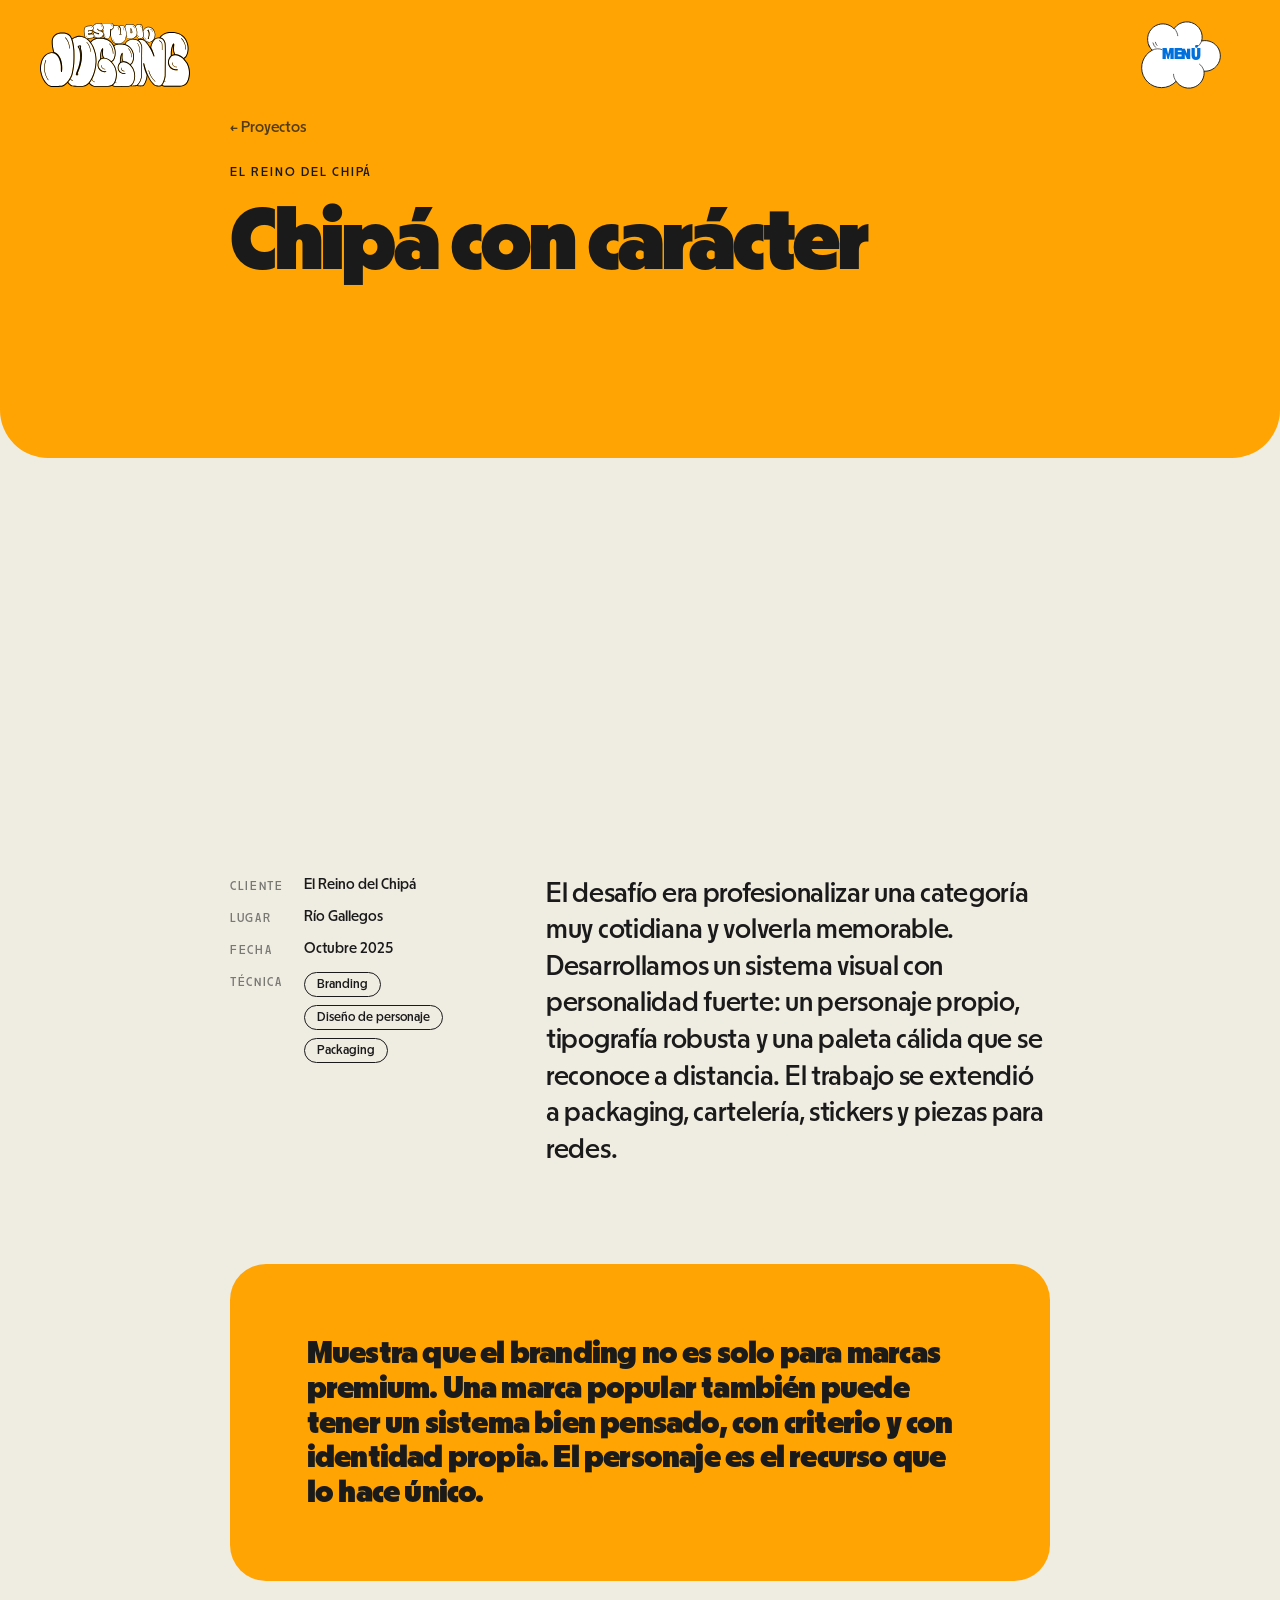
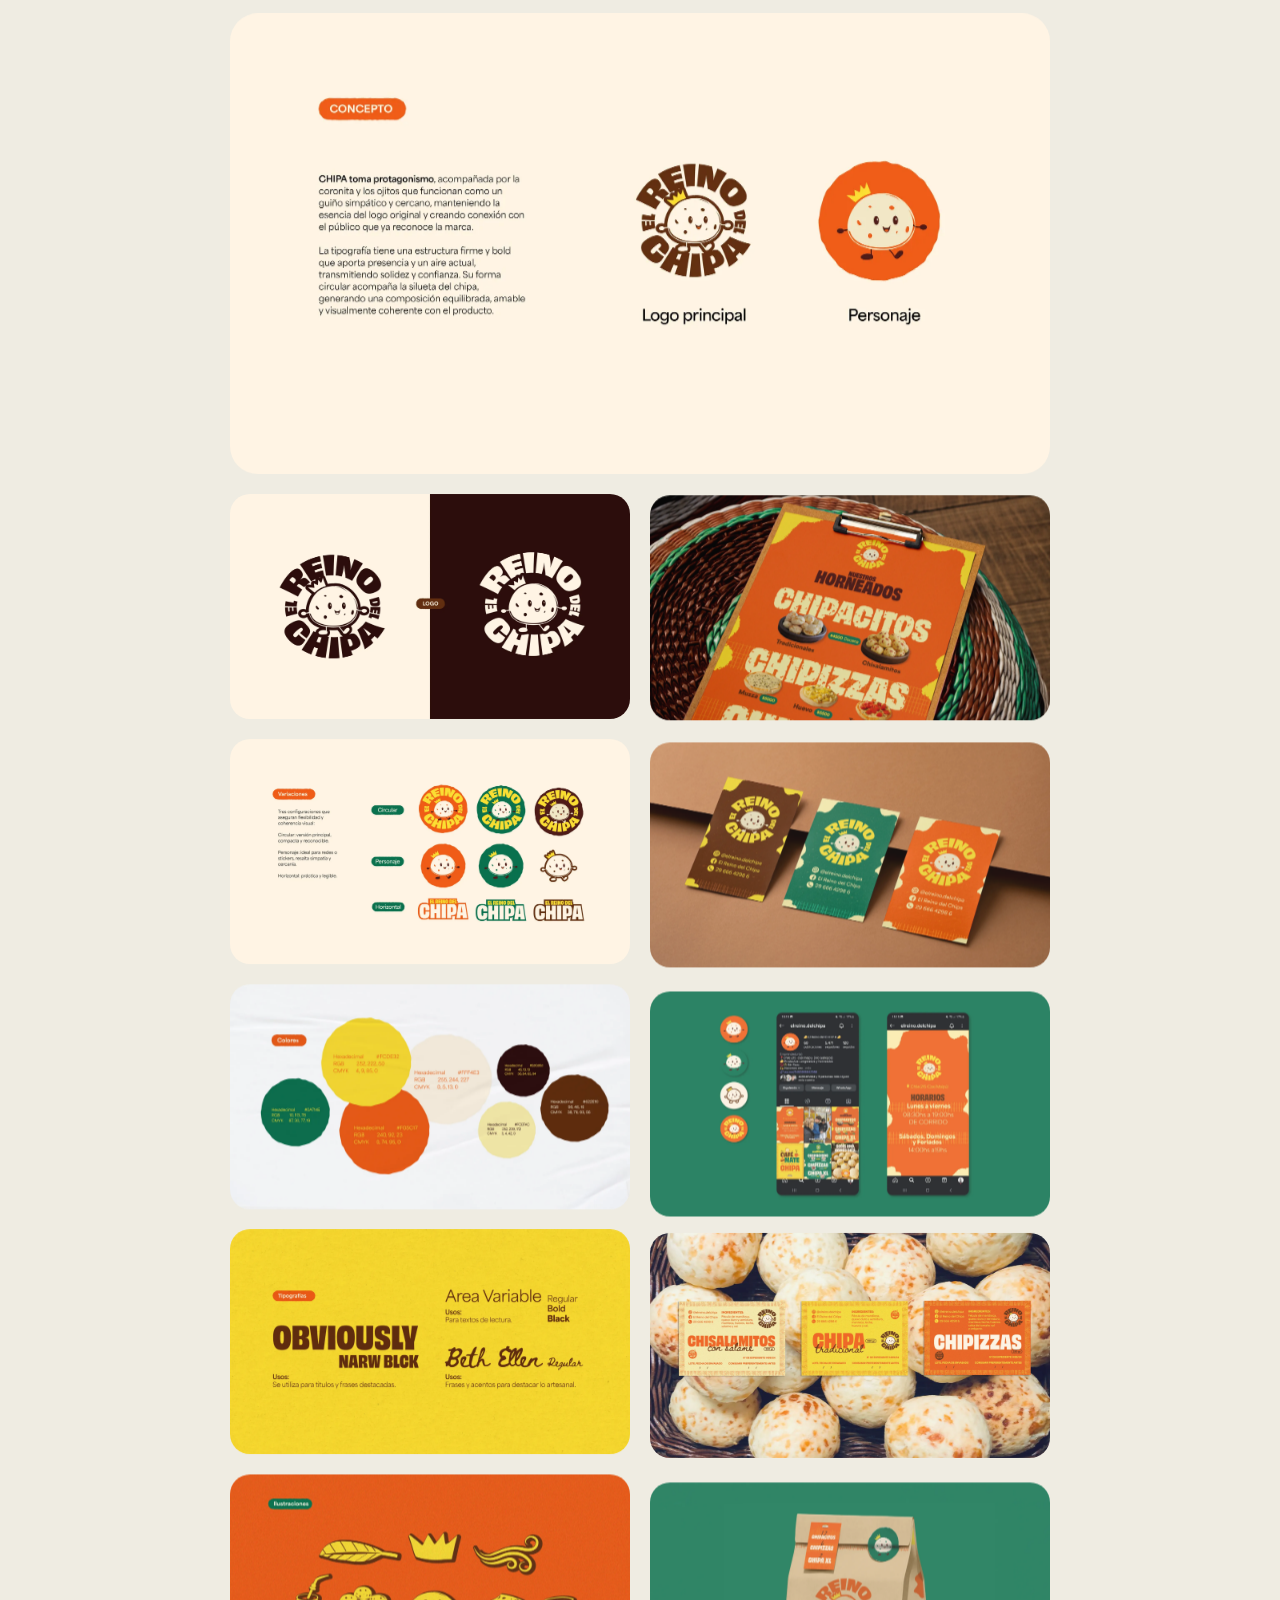
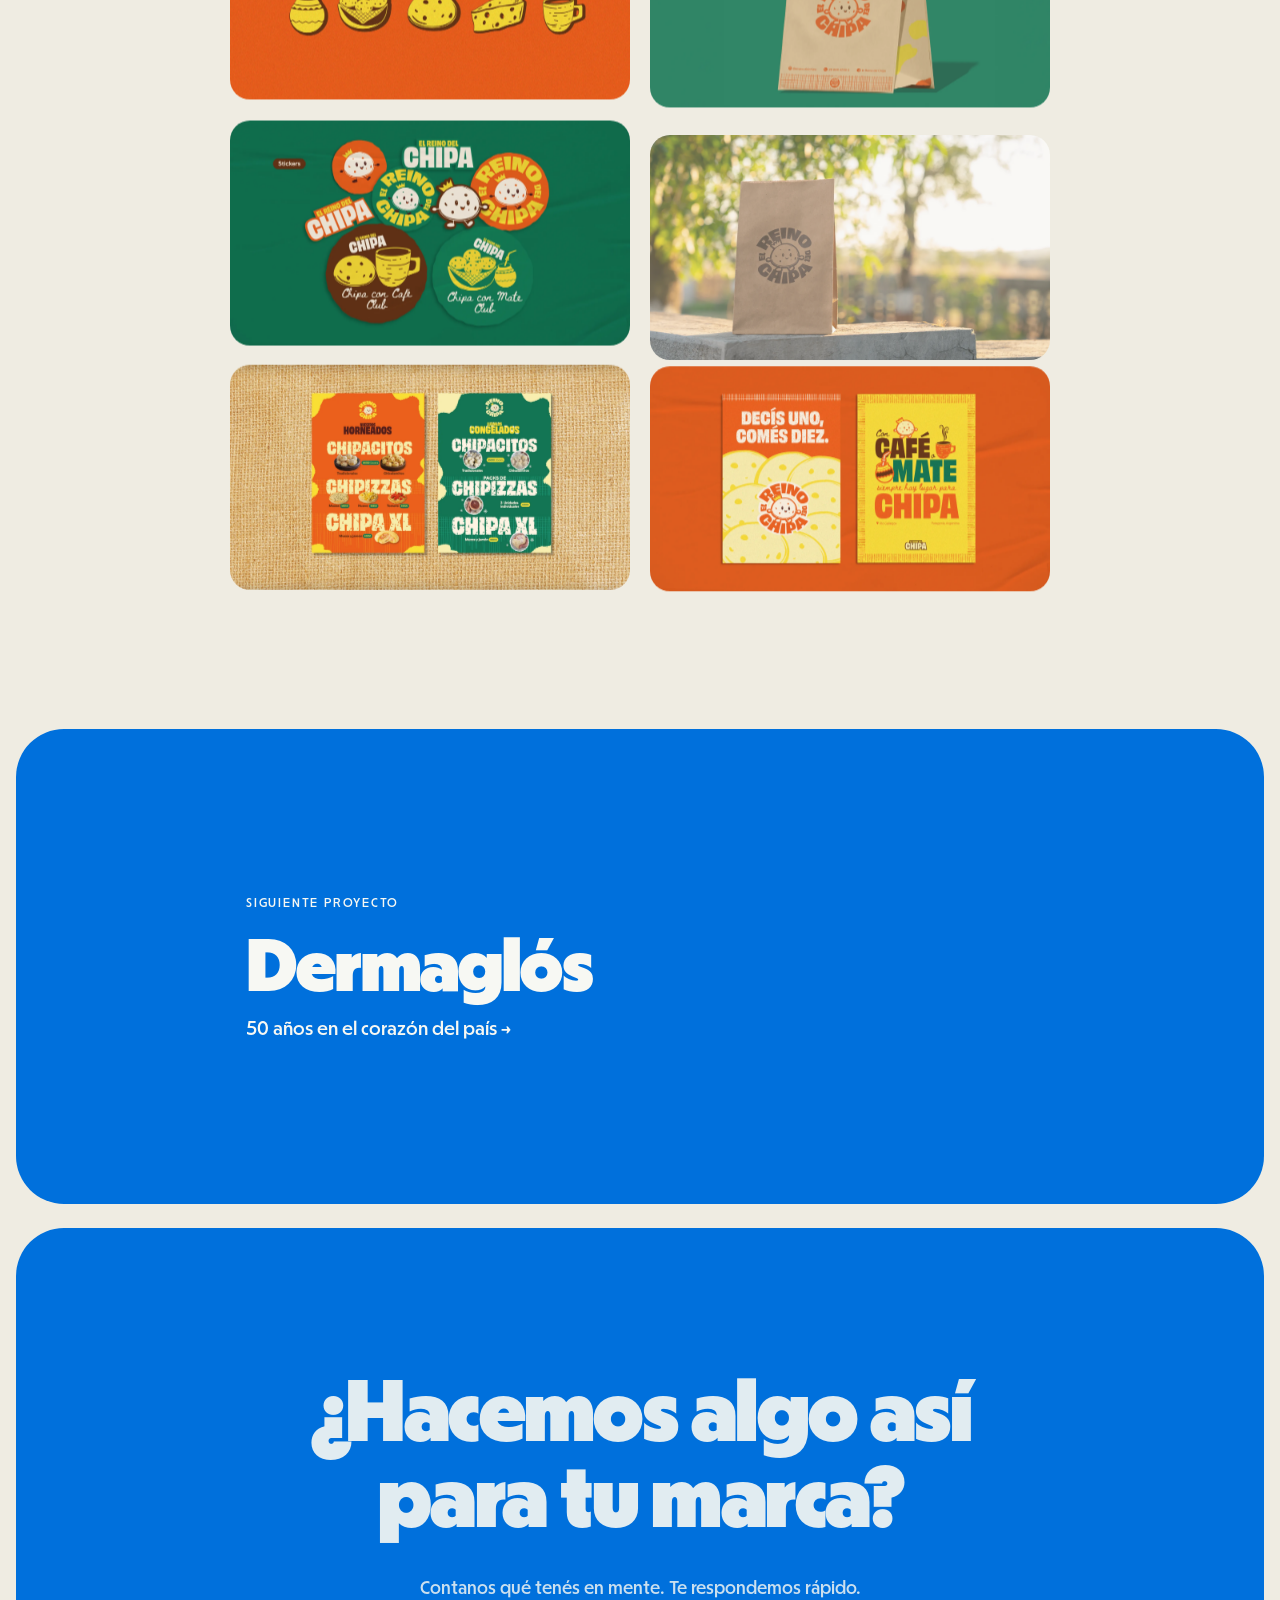
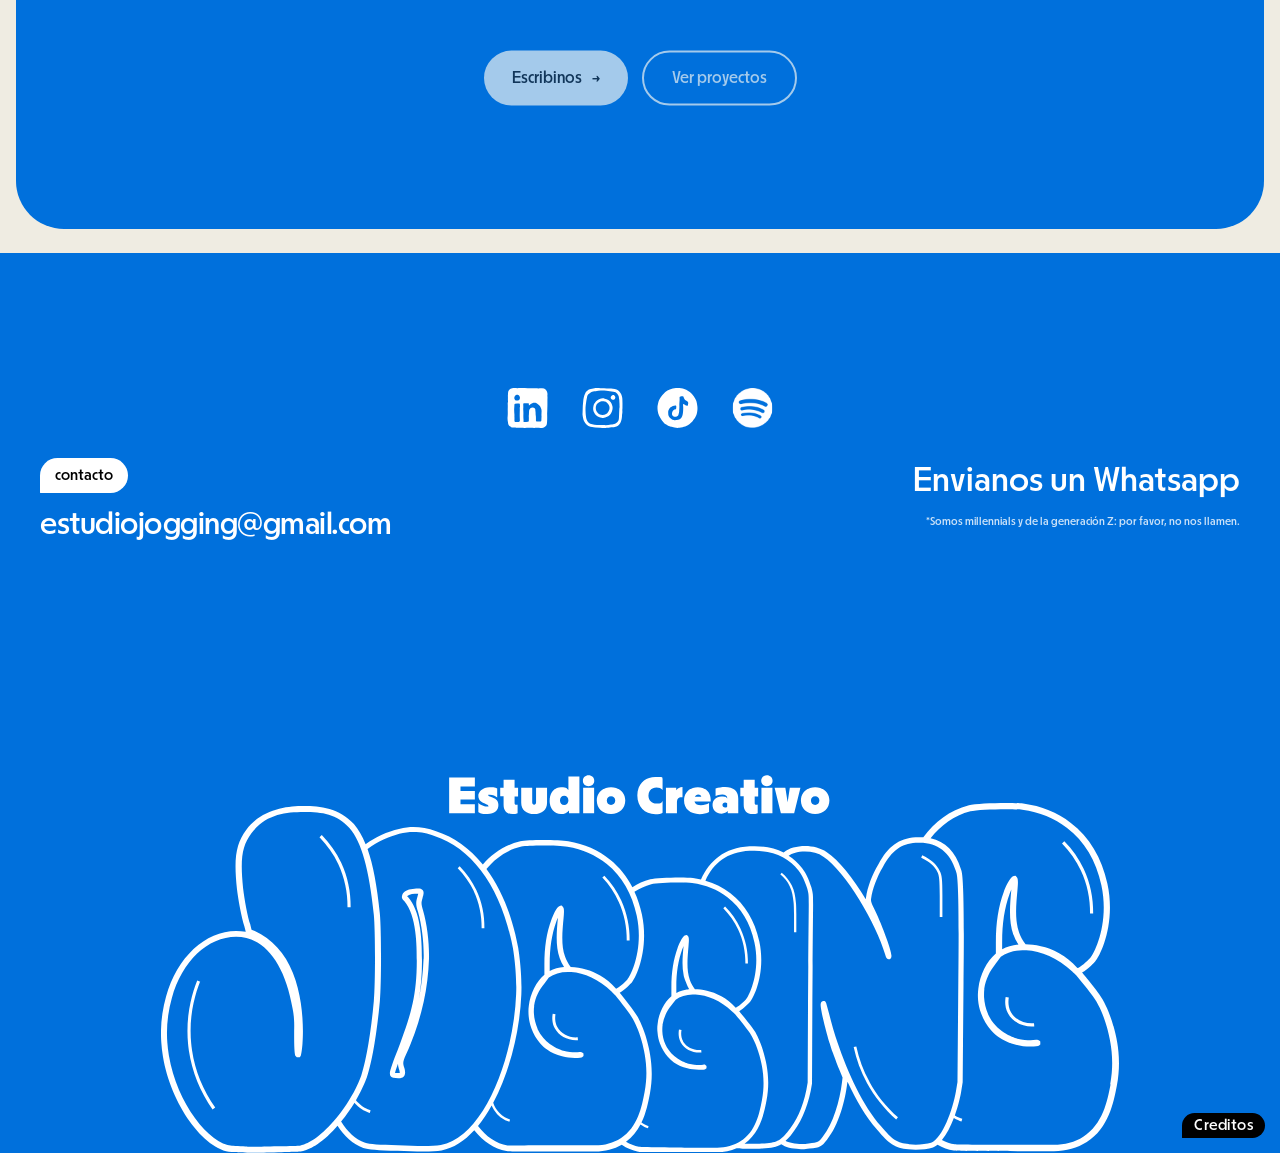
<file: proyectos/el-reino-del-chipa.html>
<!DOCTYPE html><html lang="es"><head><meta charSet="utf-8"/><meta name="viewport" content="width=device-width, initial-scale=1"/><link rel="preload" as="image" href="/logo/Logo%20Estudio%20Jogging.svg"/><link rel="preload" as="image" href="/assets/Nubes/1nube-comic.svg"/><link rel="preload" as="image" href="/assets/VimeoHero SVG/pink-star.svg"/><link rel="preload" as="image" href="/assets/Footer-Sticker SVG/footer-sticker-boom.svg"/><link rel="preload" as="image" href="/assets/VimeoHero SVG/smiley-face.svg"/><link rel="preload" as="image" href="/logo/Logo%20footer%20Jogging.svg"/><link rel="stylesheet" href="/_next/static/css/97ec6eb40619e312.css" data-precedence="next"/><link rel="preload" as="script" fetchPriority="low" href="/_next/static/chunks/webpack-4fbca7a2e4464ff6.js"/><script src="/_next/static/chunks/4bd1b696-5b2b1e7b5478d01a.js" async=""></script><script src="/_next/static/chunks/684-cfde107b9de9b596.js" async=""></script><script src="/_next/static/chunks/main-app-ea6a3e9a393dc346.js" async=""></script><script src="/_next/static/chunks/c15bf2b0-a2dc73281155e045.js" async=""></script><script src="/_next/static/chunks/10-b5f6df9802ed3741.js" async=""></script><script src="/_next/static/chunks/567-5dc2f1ef19723c6b.js" async=""></script><script src="/_next/static/chunks/app/proyectos/%5Bslug%5D/page-4e64024b5d2b6b4d.js" async=""></script><title>El Reino del Chipá — Chipá con carácter — Estudio Jogging</title><meta name="description" content="El desafío era profesionalizar una categoría muy cotidiana y volverla memorable. Desarrollamos un sistema visual con personalidad fuerte: un personaje propio, tipografía robusta y una paleta cálida que se reconoce a distancia. El trabajo se extendió a packaging, cartelería, stickers y piezas para redes."/><meta name="keywords" content="branding gastronomía Argentina, identidad visual para marcas populares, diseño de personaje de marca, packaging diseño gráfico, branding estudio creativo Buenos Aires, food branding Argentina, mascot design studio, brand character design, packaging design Buenos Aires, popular brand identity"/><meta property="og:title" content="Estudio Jogging"/><meta property="og:description" content="Estudio creativo en movimiento: diseño, comunicación y tecnología 3D para marcas que buscan coherencia, estética y ese &quot;no sé qué&quot; editorial."/><meta property="og:url" content="https://andiflorentin.github.io"/><meta property="og:site_name" content="Estudio Jogging"/><meta property="og:locale" content="es_AR"/><meta property="og:image" content="https://andiflorentin.github.io/assets/Eimg_hero.png"/><meta property="og:type" content="website"/><meta name="twitter:card" content="summary_large_image"/><meta name="twitter:title" content="Estudio Jogging"/><meta name="twitter:description" content="Estudio creativo en movimiento: diseño, comunicación y tecnología 3D para marcas que buscan coherencia, estética y ese &quot;no sé qué&quot; editorial."/><meta name="twitter:image" content="https://andiflorentin.github.io/assets/Eimg_hero.png"/><link rel="icon" href="/logo/Isologo.svg"/><script src="/_next/static/chunks/polyfills-42372ed130431b0a.js" noModule=""></script></head><body><div class="cursor-bubble">click</div><header class="inner-header"><div class="nav-overlay"></div><nav class="navbar"><div class="nav-center" style="cursor:url(&#x27;/assets/Cursor SVG/cursor-pointer.svg&#x27;) 12 12, pointer"><a href="/" aria-label="Inicio"><img class="logo-truus" src="/logo/Logo%20Estudio%20Jogging.svg" alt="Jogging" height="40"/></a></div><div class="nav-left" style="cursor:url(&#x27;/assets/Cursor SVG/cursor-pointer.svg&#x27;) 12 12, pointer"><div class="nav-hover-trigger"><div class="logo-work-container"><img src="/assets/Nubes/1nube-comic.svg" width="60" height="55" class="nav-bar__work-blob-svg" alt="" aria-hidden="true"/><span class="logo-work-text">MENÚ</span></div><div class="nav-popout nav-work-box"><div class="nav-popout-inner"><a href="/nosotros" class="nav-work-item"><div class="nav-work-item__text"><span class="nav-work-badge badge-rosa">Nosotros</span><h4 class="nav-work-title">¿quiénes están detrás del estudio?</h4></div></a><a href="/proyectos" class="nav-work-item"><div class="nav-work-item__text"><span class="nav-work-badge badge-naranja">Proyectos</span><h4 class="nav-work-title">lo que creamos para otras marcas</h4></div></a><a href="/servicios" class="nav-work-item"><div class="nav-work-item__text"><span class="nav-work-badge badge-azul">Servicios</span><h4 class="nav-work-title">¿qué podemos hacer por tu marca?</h4></div></a><a href="#contacto" class="nav-work-item"><div class="nav-work-item__text"><span class="nav-work-badge badge-crema">Contacto</span><h4 class="nav-work-title">¿empezamos algo juntos?</h4></div></a><a href="https://wa.me/5493513091111" target="_blank" rel="noopener noreferrer" class="nav-work-btn"><span class="nav-work-btn__text">Hablemos</span></a></div></div></div></div></nav></header><main class="inner-page"><article class="case"><header class="case__band inner-hero--naranja"><div class="wrap"><a href="/proyectos" class="case__back" data-hero-in="true">← Proyectos</a><span class="inner-eyebrow" data-hero-in="true">El Reino del Chipá</span><h1 class="inner-hero__title" data-hero-in="true">Chipá con carácter</h1></div></header><div class="wrap"><div class="case__hero" data-hero-in="true"><video class="" src="/media/proyectos/el-reino-del-chipa/cover-el-reino-del-chipa.mp4" autoPlay="" muted="" loop="" playsInline="" aria-label="El Reino del Chipá — Chipá con carácter"></video></div><div class="case__body"><dl class="case__meta" data-reveal="true"><dt>Cliente</dt><dd>El Reino del Chipá</dd><dt>Lugar</dt><dd>Río Gallegos</dd><dt>Fecha</dt><dd>Octubre 2025</dd><dt>Técnica</dt><dd><ul class="chips"><li>Branding</li><li>Diseño de personaje</li><li>Packaging</li></ul></dd></dl><div class="case__text"><p class="case__lead" data-reveal="true">El desafío era profesionalizar una categoría muy cotidiana y volverla memorable. Desarrollamos un sistema visual con personalidad fuerte: un personaje propio, tipografía robusta y una paleta cálida que se reconoce a distancia. El trabajo se extendió a packaging, cartelería, stickers y piezas para redes.</p></div></div><blockquote class="case__nota case__nota--naranja" data-reveal="true"><img src="/assets/VimeoHero SVG/pink-star.svg" alt="" aria-hidden="true"/><p>Muestra que el branding no es solo para marcas premium. Una marca popular también puede tener un sistema bien pensado, con criterio y con identidad propia. El personaje es el recurso que lo hace único.</p></blockquote><div class="case__gallery"><div class="case__img-wrap" data-reveal="true"><img class="case__img" src="/media/proyectos/el-reino-del-chipa/el-reino-del-chipa-branding-02.webp" alt="El Reino del Chipá 1" loading="lazy"/></div><div class="case__img-wrap" data-reveal="true"><img class="case__img" src="/media/proyectos/el-reino-del-chipa/el-reino-del-chipa-branding-03.webp" alt="El Reino del Chipá 2" loading="lazy"/></div><div class="case__img-wrap" data-reveal="true"><img class="case__img" src="/media/proyectos/el-reino-del-chipa/el-reino-del-chipa-branding-04.webp" alt="El Reino del Chipá 3" loading="lazy"/></div><div class="case__img-wrap" data-reveal="true"><img class="case__img" src="/media/proyectos/el-reino-del-chipa/el-reino-del-chipa-branding-05.webp" alt="El Reino del Chipá 4" loading="lazy"/></div><div class="case__img-wrap" data-reveal="true"><img class="case__img" src="/media/proyectos/el-reino-del-chipa/el-reino-del-chipa-branding-06.webp" alt="El Reino del Chipá 5" loading="lazy"/></div><div class="case__img-wrap" data-reveal="true"><img class="case__img" src="/media/proyectos/el-reino-del-chipa/el-reino-del-chipa-branding-07.webp" alt="El Reino del Chipá 6" loading="lazy"/></div><div class="case__img-wrap" data-reveal="true"><img class="case__img" src="/media/proyectos/el-reino-del-chipa/el-reino-del-chipa-branding-09.webp" alt="El Reino del Chipá 7" loading="lazy"/></div><div class="case__img-wrap" data-reveal="true"><img class="case__img" src="/media/proyectos/el-reino-del-chipa/el-reino-del-chipa-branding-10.webp" alt="El Reino del Chipá 8" loading="lazy"/></div><div class="case__img-wrap" data-reveal="true"><img class="case__img" src="/media/proyectos/el-reino-del-chipa/el-reino-del-chipa-branding-11.webp" alt="El Reino del Chipá 9" loading="lazy"/></div><div class="case__img-wrap" data-reveal="true"><img class="case__img" src="/media/proyectos/el-reino-del-chipa/el-reino-del-chipa-branding-12.webp" alt="El Reino del Chipá 10" loading="lazy"/></div><div class="case__img-wrap" data-reveal="true"><img class="case__img" src="/media/proyectos/el-reino-del-chipa/el-reino-del-chipa-branding-13.webp" alt="El Reino del Chipá 11" loading="lazy"/></div><div class="case__img-wrap" data-reveal="true"><img class="case__img" src="/media/proyectos/el-reino-del-chipa/el-reino-del-chipa-branding-14.webp" alt="El Reino del Chipá 12" loading="lazy"/></div><div class="case__img-wrap" data-reveal="true"><img class="case__img" src="/media/proyectos/el-reino-del-chipa/el-reino-del-chipa-branding-15.webp" alt="El Reino del Chipá 13" loading="lazy"/></div><div class="case__img-wrap" data-reveal="true"><img class="case__img" src="/media/proyectos/el-reino-del-chipa/el-reino-del-chipa-branding-16.webp" alt="El Reino del Chipá 14" loading="lazy"/></div><div class="case__img-wrap" data-reveal="true"><img class="case__img" src="/media/proyectos/el-reino-del-chipa/el-reino-del-chipa-branding-17.webp" alt="El Reino del Chipá 15" loading="lazy"/></div></div></div><a href="/proyectos/dermaglos" class="case__next inner-hero--azul" data-nav-dark=""><div class="wrap case__next-inner"><div><span class="inner-eyebrow">Siguiente proyecto</span><strong>Dermaglós</strong><em>50 años en el corazón del país<!-- --> →</em></div><div class="case__next-thumb"><video class="" src="/media/proyectos/dermaglos/cover-dermaglos.mp4" autoPlay="" muted="" loop="" playsInline="" aria-label="Dermaglós"></video></div></div></a></article><section class="inner-cta" data-nav-dark=""><img src="/assets/Footer-Sticker SVG/footer-sticker-boom.svg" alt="" aria-hidden="true" class="inner-cta__sticker inner-cta__sticker--a"/><img src="/assets/VimeoHero SVG/smiley-face.svg" alt="" aria-hidden="true" class="inner-cta__sticker inner-cta__sticker--b"/><h2 class="inner-cta__title" data-reveal="true">¿Hacemos algo así para tu marca?</h2><p class="inner-cta__text" data-reveal="true">Contanos qué tenés en mente. Te respondemos rápido.</p><div class="inner-cta__actions" data-reveal="true"><a href="mailto:estudiojogging@gmail.com" class="pill-btn pill-btn--light">Escribinos <span aria-hidden="true">→</span></a><a href="/proyectos" class="pill-btn pill-btn--ghost">Ver proyectos</a></div></section></main><footer class="main-footer"><div class="footer-inner" id="contacto"><div class="footer-socials" id="footer-socials"><a href="https://www.linkedin.com/company/105711671/" target="_blank" rel="noopener noreferrer" class="single-social w-inline-block" aria-label="LinkedIn"><svg xmlns="http://www.w3.org/2000/svg" width="30" height="30" viewBox="0 0 40 40" fill="none" data-wiggle-target="" aria-hidden="true"><path d="M35.9969 11.5666C35.9721 11.0166 35.8451 10.4418 35.9164 9.88408C36.0248 9.1955 36.0031 8.51315 35.856 7.82457C35.5029 5.31796 33.4912 3.9003 31.0288 4.22901C29.4848 4.3365 27.9935 4.33494 26.4603 4.23212C25.0355 4.21654 23.6092 4.20875 22.1845 4.11528C21.5278 4.06855 20.8511 4.18695 20.213 4.17604C18.5869 4.09503 16.9299 4.00623 15.3007 4C14.2074 4.07634 13.1063 3.96417 12.0222 4.12775C10.5943 4.13553 9.13087 3.81617 7.73089 4.21966C5.8756 4.53902 4.31146 5.98317 4.46013 7.96166C4.47717 8.73593 4.34089 9.50084 4.30217 10.2735C4.37186 11.3469 4.32385 12.4234 4.32076 13.4952C4.33624 13.9049 4.40283 14.3162 4.39974 14.7259C4.39354 15.2992 4.12408 15.8289 4.16434 16.3991C4.26346 18.0115 4.23093 19.6379 4.17828 21.2596C4.19067 22.3315 4.25107 23.4064 4.22009 24.4689C4.25262 25.6404 4.08226 26.801 4.00018 27.9647C3.99399 29.1814 4.14421 30.4075 4.39664 31.5992C4.5004 32.2489 4.50969 32.9608 4.89066 33.5248C5.22517 34.0716 5.81366 34.4766 6.32471 34.8895C6.64838 35.1465 6.98134 35.4098 7.3778 35.5391C8.50522 35.7946 9.69768 35.5827 10.8437 35.7042C11.9804 35.8024 13.0985 35.8647 14.2383 35.8117C16.5799 35.98 18.9416 35.9161 21.294 35.8818C23.2283 35.8008 25.1703 36.0376 27.1045 35.8678C28.9227 35.846 30.7795 36.2168 32.5651 35.8039C33.7064 35.3646 34.9128 34.6246 35.3341 33.4017C35.5695 32.7131 35.6066 31.9778 35.6531 31.2565C35.7956 29.0334 35.8018 26.8166 35.7042 24.5982C35.8467 23.1073 35.7971 21.5852 35.8715 20.0835C36.0232 17.2512 35.8513 14.4097 36 11.5915V11.5619L35.9969 11.5666ZM9.43286 12.1227C9.42666 11.5681 9.50255 10.9948 9.82157 10.5353C10.4209 9.63793 11.7047 9.08177 12.651 9.64884C14.0928 10.339 14.3901 12.4951 13.289 13.5996C13.0459 13.8551 12.716 13.9657 12.366 13.9844C11.6846 13.9844 10.8421 14.2041 10.2691 13.7741C9.81693 13.3519 9.42821 12.7802 9.43286 12.1492V12.1212V12.1227ZM13.9936 18.7452C13.9782 18.9493 13.9209 19.1503 13.8775 19.3513C13.718 20.0944 13.8883 20.8624 13.8574 21.6164C13.7861 23.6292 13.7335 25.6544 13.8109 27.6703C13.8403 28.4149 13.8728 29.1658 13.8992 29.9105C13.9658 30.624 13.5848 31.1272 12.86 31.1926C12.0423 31.2752 11.22 31.2783 10.3961 31.1817C10.1886 31.1552 9.97024 31.0851 9.82931 30.9371C9.52578 30.6084 9.57069 30.0211 9.55985 29.5833C9.57688 28.7312 9.6187 27.8401 9.54127 26.9879C9.49945 26.5362 9.57998 26.089 9.56295 25.6373C9.40189 24.1417 9.37866 22.6259 9.3229 21.121C9.34613 20.1177 9.47003 19.1145 9.501 18.1081C9.55675 17.5675 9.40808 16.7013 10.057 16.5066C11.0961 16.3742 12.1415 16.4162 13.2255 16.3601C13.7613 16.3477 13.9472 16.6639 13.9038 17.2045C13.8465 17.7155 14.0076 18.2125 13.9967 18.7203V18.7484L13.9936 18.7452ZM31.1667 27.6111C31.097 28.3713 31.1403 29.1658 31.0877 29.9292C31.0877 30.3561 30.795 30.6957 30.366 30.7299C29.4074 30.8795 28.4395 30.7408 27.4514 30.7814C27.0689 30.8187 26.7561 30.691 26.7638 30.2501C26.7437 28.6112 26.8552 26.9568 26.5377 25.335C26.4634 24.9518 26.468 24.5639 26.4928 24.176C26.5439 23.3784 26.2884 22.5979 26.2698 21.808C26.2466 21.3422 26.2698 20.7923 25.957 20.4215C24.9984 19.5164 23.6371 19.2905 22.519 20.0492C20.9533 21.0088 21.3126 23.1182 21.1624 24.6994C21.1701 25.2743 21.0617 25.8336 21.0183 26.4006C21.1747 27.7264 21.0369 29.1082 21.0648 30.4402C21.0849 30.853 20.7411 31.0555 20.3663 31.0524C19.3752 31.1256 18.4243 31.2004 17.4673 31.269C17.3031 31.2783 17.1126 31.2643 16.9856 31.1771C16.8432 31.0883 16.7998 30.8686 16.8075 30.6848C16.8199 30.3358 16.8633 29.9697 16.8463 29.6098C16.7162 28.0909 16.6233 26.5844 16.7146 25.0515C16.7502 23.6074 16.6914 22.1601 16.5737 20.7222C16.7162 19.4151 16.6279 18.0909 16.5814 16.773C16.5706 16.3944 16.8122 16.2137 17.1544 16.1919C18.333 16.061 20.0938 16.1124 20.9858 16.3041C21.5139 16.4022 21.1004 16.8244 21.0462 17.2918C21.0354 17.3821 21.0307 17.4834 21.0431 17.5706C21.0725 17.904 21.3343 17.9492 21.5557 17.7389C22.1922 17.0908 22.9325 16.4131 23.8229 16.1265C25.2601 15.6124 26.959 15.6389 28.1127 16.7574C29.7249 17.9352 29.8735 18.1221 30.7067 19.9666C31.3246 21.1475 31.3355 22.4623 31.2023 23.746C31.1729 24.3785 31.1883 25.0297 31.145 25.6747C31.1465 26.3305 31.3091 26.9412 31.1744 27.5799L31.1713 27.6095L31.1667 27.6111Z" fill="currentColor"/></svg></a><a href="https://www.instagram.com/estudiojogging" target="_blank" rel="noopener noreferrer" class="single-social w-inline-block" aria-label="Instagram"><svg xmlns="http://www.w3.org/2000/svg" width="30" height="30" viewBox="0 0 40 40" fill="none" data-wiggle-target="" aria-hidden="true"><path d="M35.9653 20.2209C35.9393 17.6695 36.1018 15.1165 35.8873 12.5586C35.7589 10.8912 35.2828 9.24659 34.3662 7.94651C33.3083 6.48229 31.714 5.09445 29.8338 4.89131C28.719 4.7808 27.7 4.3274 26.5511 4.42165C26.0603 4.4444 25.5776 4.38103 25.0933 4.31765C24.5099 4.26077 23.8973 4.38265 23.3009 4.32902C21.6644 4.22989 20.0263 4.0625 18.3882 4.14213C17.5285 4.01538 16.6525 4.04625 15.7896 4.01538C15.3557 3.98937 14.9202 3.991 14.4895 4.0625C13.2171 4.27539 11.9397 4.51591 10.6673 4.74992C10.1326 4.84906 9.58821 4.97256 9.1023 5.21958C8.34663 5.60961 7.75509 6.27427 7.10017 6.81056C6.78165 7.0982 6.56389 7.46873 6.40463 7.862C6.08123 8.64368 5.6327 9.37823 5.39056 10.1973C5.15329 11.2195 4.80227 12.2205 4.70152 13.2622C4.39275 16.6343 4.00922 19.9983 4.08397 23.3915C4.09535 23.9733 3.98809 24.5551 4.0011 25.1271C4.09698 26.3622 4.38137 27.5859 4.62839 28.7999C4.78277 29.5328 5.03466 30.2446 5.40844 30.8946C6.48263 32.6904 8.01023 34.7851 10.313 34.946C12.9116 35.1947 15.4776 35.7456 18.0891 35.8626C19.5891 35.9016 21.094 36.1697 22.6021 35.9812C23.01 35.9341 23.4162 35.8821 23.8274 35.8626C24.2223 35.8366 24.5652 35.874 24.9113 35.8447C25.5988 35.7764 26.2764 35.5408 26.9622 35.4677C28.3907 35.4027 29.8468 35.2759 31.168 34.7299C33.0629 34.1156 34.0396 32.8805 34.701 31.0506C35.4274 29.2842 35.611 27.3779 35.6452 25.4798C35.7167 24.7469 35.9101 24.0221 35.9279 23.281C35.9588 22.7203 35.8304 22.1564 35.8499 21.6088C35.8629 21.1554 35.9686 20.7052 35.9637 20.2518V20.2209H35.9653ZM33.6642 19.3304C33.5163 20.0584 33.3911 20.7231 33.4301 21.4788C33.2221 23.3704 33.3993 25.2961 33.1913 27.1829C33.1458 28.6114 33.0531 30.2153 31.9594 31.27C31.3858 31.8356 30.7698 32.4011 30.0304 32.6579C29.5543 32.8383 29.0391 32.8789 28.5353 32.9276C27.9633 32.9861 27.4091 33.1308 26.842 33.2153C25.0121 33.4948 23.1822 33.8426 21.3247 33.6541C20.0506 33.6151 18.7749 33.6004 17.5009 33.5501C16.1731 33.4948 14.8536 33.4298 13.5307 33.3274C12.3964 33.2299 11.2361 33.1665 10.2041 32.6757C7.34719 31.3107 6.80603 27.8443 6.58176 25.0101C6.429 22.5416 6.26974 20.0227 6.61264 17.572C6.89703 15.2107 7.20255 12.8543 7.78434 10.5369C8.07361 9.36035 9.04867 8.66481 9.99774 7.98226C10.7307 7.44273 11.5676 7.08358 12.424 6.79918C13.0887 6.52941 13.8249 6.58142 14.5188 6.50341C15.8579 6.25477 17.2165 6.10689 18.5783 6.07764C20.1205 6.06139 21.6676 6.07764 23.2034 6.20602C25.0316 6.43028 26.842 6.75368 28.68 6.91782C29.8939 7.01857 31.0786 7.4931 31.8002 8.52667C32.2828 9.17346 32.7183 9.86413 32.9556 10.6312C33.1246 11.135 33.1197 11.6843 33.1994 12.2108C33.4854 13.2899 33.4838 14.4031 33.5455 15.5114C33.6918 16.3272 33.5797 17.143 33.6203 17.962C33.6495 18.4073 33.7113 18.8575 33.6674 19.3028L33.6642 19.3336V19.3304Z" fill="currentColor"/><path d="M27.7674 17.988C27.3595 16.1712 26.1066 14.6907 24.6391 13.6392C23.7875 13.0591 22.7751 12.6853 21.7318 12.5114C21.2166 12.4253 20.721 12.2482 20.2318 12.253C18.4442 12.3505 16.7622 13.0851 15.3695 14.1934C14.8722 14.5542 14.5147 15.0271 14.1393 15.5146C13.8581 15.8673 13.5607 16.2215 13.356 16.6148C13.0358 17.2145 12.8717 17.8791 12.7384 18.5406C12.5792 19.3174 12.4427 20.1445 12.5174 20.9408C12.7628 23.5703 14.6723 26.2419 17.1246 27.2771C17.8039 27.6103 18.4621 27.8199 19.1999 27.8345C20.7242 28.1547 22.3184 27.9451 23.6413 27.0935C24.4587 26.567 25.3509 26.0876 26.0204 25.366C27.3238 23.8839 28.0144 22.0882 28.0924 20.0649C28.1705 19.345 27.9982 18.721 27.7772 18.0189L27.769 17.9864L27.7674 17.988ZM25.4711 21.2854C25.073 22.54 24.1434 24.2366 22.9311 24.872C22.034 25.3091 21.0249 25.5171 20.0384 25.6407C19.1527 25.6195 18.1874 25.5009 17.4626 25.0264C17.1831 24.8411 16.9296 24.6217 16.6761 24.4007C14.5407 22.7382 14.084 19.6066 15.2752 17.2681C15.493 16.8098 15.8635 16.4539 16.273 16.163C17.2205 15.4756 18.1809 14.8532 19.3201 14.6647C20.1619 14.5038 20.9907 14.7589 21.826 14.8597C23.053 15.0433 23.8217 15.929 24.514 16.857C25.4663 18.0579 25.9083 19.7643 25.4809 21.2561L25.4728 21.287L25.4711 21.2854Z" fill="currentColor"/><path d="M30.2261 11.8094C29.8621 13.3451 28.991 13.766 27.5382 13.1468C26.4754 12.708 26.2137 11.4583 26.971 10.6149C27.4846 10.0396 28.2012 9.35057 29.0414 9.69835C29.2705 9.80885 29.4412 10.0006 29.6281 10.1696C30.1058 10.5759 30.4292 11.1414 30.2326 11.7769L30.2245 11.8077L30.2261 11.8094Z" fill="currentColor"/></svg></a><a href="https://www.tiktok.com/@estudiojogging" target="_blank" rel="noopener noreferrer" class="single-social w-inline-block" aria-label="TikTok"><svg xmlns="http://www.w3.org/2000/svg" width="30" height="30" viewBox="0 0 40 40" fill="none" data-wiggle-target="" aria-hidden="true"><path d="M35.7673 17.7056C35.5701 16.7041 35.4805 15.6928 35.2035 14.7093C34.9706 13.9378 34.6056 13.2315 34.2195 12.5366C33.5922 11.3378 32.7581 10.2775 31.8962 9.22711C31.2087 8.3773 30.4299 7.59599 29.5322 6.96965C27.8932 5.91758 26.1075 5.03189 24.2519 4.4349C23.302 4.17392 22.3277 4.03038 21.3404 4.04996C20.4753 4.04506 19.6102 3.9733 18.7483 4.01081C17.049 4.05975 15.4019 4.61922 13.8166 5.16074C12.51 5.59951 11.363 6.38082 10.26 7.19148C9.825 7.50628 9.50404 7.9369 9.12769 8.31531C7.22801 10.0394 5.69979 12.2332 4.89495 14.6848C4.6082 15.6194 4.47135 16.572 4.19763 17.5115C4.051 18.0057 3.99398 18.5147 4.0005 19.0285C4.00701 20.1311 3.97117 21.2011 4.15202 22.2874C4.49253 24.9608 5.62973 27.2362 7.15632 29.3844C7.60599 30.0221 8.15504 30.5718 8.61774 31.1982C8.97128 31.6794 9.35741 32.154 9.84455 32.5047C10.304 32.857 10.8351 33.0479 11.3386 33.3431C11.899 33.6693 12.3976 34.1081 13.0069 34.3185C13.4468 34.4653 13.8769 34.6349 14.2858 34.8551C15.3237 35.382 16.5407 35.3624 17.6502 35.6805C18.9389 36.0181 20.2521 36.0899 21.5441 35.8876C22.3799 35.8061 23.2271 35.7637 24.0172 35.457C24.7048 35.1667 25.4835 35.1145 26.176 34.8682C26.4643 34.7605 26.7283 34.6039 26.9906 34.4441C27.8117 33.9319 28.7062 33.529 29.4638 32.9043C30.3468 32.141 31.2413 31.4102 32.0624 30.5718C32.5381 30.0303 32.8069 29.3469 33.3576 28.8641C34.0191 28.1072 34.3205 27.1188 34.8419 26.269C35.2785 25.4208 35.4414 24.4715 35.6402 23.5026C36.0605 21.5632 36.1224 19.7331 35.7738 17.7382L35.7689 17.7056H35.7673ZM28.4602 16.8591C28.3103 17.2326 28.4227 17.8459 28.1425 18.1085C27.204 18.575 25.9984 17.6159 25.2669 17.0467C24.8009 16.6405 24.4571 16.9178 24.4213 17.4805C24.3936 17.7823 24.4474 18.0857 24.4848 18.3874C24.6152 19.3155 24.5793 20.2551 24.5419 21.188C24.4278 23.9071 24.3105 27.4254 21.7282 29.0109C21.0227 29.4284 20.2097 29.5866 19.4049 29.6796C18.5805 29.8329 17.7887 29.8982 16.9887 29.6258C14.3966 29.0386 12.3633 26.7795 12.5784 24.0262C12.5572 23.4031 12.4513 22.7376 12.668 22.1439C13.0981 21.1587 13.6227 20.1833 14.4357 19.4297C15.5518 18.6158 16.8698 17.965 18.2775 17.9372C18.8086 17.9063 19.0676 18.3401 19.0367 18.8246C19.0236 19.3563 19.0106 19.8815 18.9471 20.4019C18.8118 21.1815 17.7968 21.1375 17.2347 21.4849C15.9118 22.139 15.1053 24.7439 15.9607 25.9786C17.0164 27.4287 19.4277 27.2134 20.4997 25.9036C20.648 25.6883 20.7295 25.4273 20.8077 25.1794C21.052 24.3687 21.3714 23.5662 21.3534 22.6985C21.342 22.2532 21.3241 21.8095 21.3925 21.3675C21.6125 19.8962 21.4691 18.4266 21.4561 16.952C21.4561 15.8021 21.6532 14.6522 21.6891 13.5039C21.7102 12.8808 21.6793 12.2642 21.6565 11.6346C21.6418 11.359 21.6923 11.0442 21.9807 10.9332C22.6943 10.7669 23.5659 10.594 24.317 10.6674C24.8221 10.7636 24.9149 11.359 25.0665 11.7798C26.0326 14.9197 29.397 14.078 28.4683 16.8297L28.4602 16.8607V16.8591Z" fill="currentColor"/></svg></a><a href="https://open.spotify.com/user/luprior?si=7eTq3ZZzTN258uYBUUpZNw" target="_blank" rel="noopener noreferrer" class="single-social w-inline-block" aria-label="Spotify"><span class="social-mask" data-wiggle-target="" style="-webkit-mask-image:url(/assets/spotify-icon.png);mask-image:url(/assets/spotify-icon.png)" aria-hidden="true"></span></a></div><div class="footer-top"><div class="footer-column"><div class="footer-contact-group footer-contact-group--left"><span class="footer-badge">contacto</span><a href="mailto:estudiojogging@gmail.com" class="footer-email">estudiojogging@gmail.com</a></div><div class="footer-contact-group footer-contact-group--right"><a href="https://wa.me/5493513091111" target="_blank" rel="noopener noreferrer" class="footer-whatsapp">Envianos un Whatsapp</a><p class="footer-note">*Somos millennials y de la generación Z:<!-- --> <br class="footer-note__br"/>por favor, no nos llamen.</p></div></div></div><div class="footer-bottom"><div class="footer-big-text"><img src="/logo/Logo%20footer%20Jogging.svg" alt="Jogging" class="footer-logo__svg"/></div><div class="footer-bottom-row"><div></div><div class="footer-credits-wrapper"><div class="credits-box"><div class="credits-content"><div class="credits-item credit-wiggle"><div class="overflow-wrapper"><span class="credits-label">Diseño y desarrollo</span></div><div class="overflow-wrapper"><a href="#" class="credits-name" data-wiggle-target="true">Florentin</a></div></div><div class="credits-item credit-wiggle"><div class="overflow-wrapper"><span class="credits-label">Ilustración</span></div><div class="overflow-wrapper"><a href="#" class="credits-name" data-wiggle-target="true">Mica</a></div></div></div></div><a href="#" class="footer-credits">Creditos</a></div></div></div></div></footer><script src="/_next/static/chunks/webpack-4fbca7a2e4464ff6.js" async=""></script><script>(self.__next_f=self.__next_f||[]).push([0])</script><script>self.__next_f.push([1,"1:\"$Sreact.fragment\"\n2:I[7555,[],\"\"]\n3:I[1295,[],\"\"]\n5:I[9665,[],\"OutletBoundary\"]\n8:I[9665,[],\"ViewportBoundary\"]\na:I[9665,[],\"MetadataBoundary\"]\nc:I[6614,[],\"\"]\n:HL[\"/_next/static/css/97ec6eb40619e312.css\",\"style\"]\n"])</script><script>self.__next_f.push([1,"0:{\"P\":null,\"b\":\"tNubZ82Tk8Jbb1uHswJCd\",\"p\":\"\",\"c\":[\"\",\"proyectos\",\"el-reino-del-chipa\"],\"i\":false,\"f\":[[[\"\",{\"children\":[\"proyectos\",{\"children\":[[\"slug\",\"el-reino-del-chipa\",\"d\"],{\"children\":[\"__PAGE__\",{}]}]}]},\"$undefined\",\"$undefined\",true],[\"\",[\"$\",\"$1\",\"c\",{\"children\":[[[\"$\",\"link\",\"0\",{\"rel\":\"stylesheet\",\"href\":\"/_next/static/css/97ec6eb40619e312.css\",\"precedence\":\"next\",\"crossOrigin\":\"$undefined\",\"nonce\":\"$undefined\"}]],[\"$\",\"html\",null,{\"lang\":\"es\",\"children\":[\"$\",\"body\",null,{\"children\":[\"$\",\"$L2\",null,{\"parallelRouterKey\":\"children\",\"error\":\"$undefined\",\"errorStyles\":\"$undefined\",\"errorScripts\":\"$undefined\",\"template\":[\"$\",\"$L3\",null,{}],\"templateStyles\":\"$undefined\",\"templateScripts\":\"$undefined\",\"notFound\":[[[\"$\",\"title\",null,{\"children\":\"404: This page could not be found.\"}],[\"$\",\"div\",null,{\"style\":{\"fontFamily\":\"system-ui,\\\"Segoe UI\\\",Roboto,Helvetica,Arial,sans-serif,\\\"Apple Color Emoji\\\",\\\"Segoe UI Emoji\\\"\",\"height\":\"100vh\",\"textAlign\":\"center\",\"display\":\"flex\",\"flexDirection\":\"column\",\"alignItems\":\"center\",\"justifyContent\":\"center\"},\"children\":[\"$\",\"div\",null,{\"children\":[[\"$\",\"style\",null,{\"dangerouslySetInnerHTML\":{\"__html\":\"body{color:#000;background:#fff;margin:0}.next-error-h1{border-right:1px solid rgba(0,0,0,.3)}@media (prefers-color-scheme:dark){body{color:#fff;background:#000}.next-error-h1{border-right:1px solid rgba(255,255,255,.3)}}\"}}],[\"$\",\"h1\",null,{\"className\":\"next-error-h1\",\"style\":{\"display\":\"inline-block\",\"margin\":\"0 20px 0 0\",\"padding\":\"0 23px 0 0\",\"fontSize\":24,\"fontWeight\":500,\"verticalAlign\":\"top\",\"lineHeight\":\"49px\"},\"children\":404}],[\"$\",\"div\",null,{\"style\":{\"display\":\"inline-block\"},\"children\":[\"$\",\"h2\",null,{\"style\":{\"fontSize\":14,\"fontWeight\":400,\"lineHeight\":\"49px\",\"margin\":0},\"children\":\"This page could not be found.\"}]}]]}]}]],[]],\"forbidden\":\"$undefined\",\"unauthorized\":\"$undefined\"}]}]}]]}],{\"children\":[\"proyectos\",[\"$\",\"$1\",\"c\",{\"children\":[null,[\"$\",\"$L2\",null,{\"parallelRouterKey\":\"children\",\"error\":\"$undefined\",\"errorStyles\":\"$undefined\",\"errorScripts\":\"$undefined\",\"template\":[\"$\",\"$L3\",null,{}],\"templateStyles\":\"$undefined\",\"templateScripts\":\"$undefined\",\"notFound\":\"$undefined\",\"forbidden\":\"$undefined\",\"unauthorized\":\"$undefined\"}]]}],{\"children\":[[\"slug\",\"el-reino-del-chipa\",\"d\"],[\"$\",\"$1\",\"c\",{\"children\":[null,[\"$\",\"$L2\",null,{\"parallelRouterKey\":\"children\",\"error\":\"$undefined\",\"errorStyles\":\"$undefined\",\"errorScripts\":\"$undefined\",\"template\":[\"$\",\"$L3\",null,{}],\"templateStyles\":\"$undefined\",\"templateScripts\":\"$undefined\",\"notFound\":\"$undefined\",\"forbidden\":\"$undefined\",\"unauthorized\":\"$undefined\"}]]}],{\"children\":[\"__PAGE__\",[\"$\",\"$1\",\"c\",{\"children\":[\"$L4\",\"$undefined\",null,[\"$\",\"$L5\",null,{\"children\":[\"$L6\",\"$L7\",null]}]]}],{},null,false]},null,false]},null,false]},null,false],[\"$\",\"$1\",\"h\",{\"children\":[null,[\"$\",\"$1\",\"CENv03jUGHhMSLPZ_h-uB\",{\"children\":[[\"$\",\"$L8\",null,{\"children\":\"$L9\"}],null]}],[\"$\",\"$La\",null,{\"children\":\"$Lb\"}]]}],false]],\"m\":\"$undefined\",\"G\":[\"$c\",\"$undefined\"],\"s\":false,\"S\":true}\n"])</script><script>self.__next_f.push([1,"d:I[9616,[\"592\",\"static/chunks/c15bf2b0-a2dc73281155e045.js\",\"10\",\"static/chunks/10-b5f6df9802ed3741.js\",\"567\",\"static/chunks/567-5dc2f1ef19723c6b.js\",\"235\",\"static/chunks/app/proyectos/%5Bslug%5D/page-4e64024b5d2b6b4d.js\"],\"default\"]\ne:I[461,[\"592\",\"static/chunks/c15bf2b0-a2dc73281155e045.js\",\"10\",\"static/chunks/10-b5f6df9802ed3741.js\",\"567\",\"static/chunks/567-5dc2f1ef19723c6b.js\",\"235\",\"static/chunks/app/proyectos/%5Bslug%5D/page-4e64024b5d2b6b4d.js\"],\"default\"]\nf:I[3701,[\"592\",\"static/chunks/c15bf2b0-a2dc73281155e045.js\",\"10\",\"static/chunks/10-b5f6df9802ed3741.js\",\"567\",\"static/chunks/567-5dc2f1ef19723c6b.js\",\"235\",\"static/chunks/app/proyectos/%5Bslug%5D/page-4e64024b5d2b6b4d.js\"],\"default\"]\n10:I[995,[\"592\",\"static/chunks/c15bf2b0-a2dc73281155e045.js\",\"10\",\"static/chunks/10-b5f6df9802ed3741.js\",\"567\",\"static/chunks/567-5dc2f1ef19723c6b.js\",\"235\",\"static/chunks/app/proyectos/%5Bslug%5D/page-4e64024b5d2b6b4d.js\"],\"default\"]\n11:I[2936,[\"592\",\"static/chunks/c15bf2b0-a2dc73281155e045.js\",\"10\",\"static/chunks/10-b5f6df9802ed3741.js\",\"567\",\"static/chunks/567-5dc2f1ef19723c6b.js\",\"235\",\"static/chunks/app/proyectos/%5Bslug%5D/page-4e64024b5d2b6b4d.js\"],\"default\"]\n"])</script><script>self.__next_f.push([1,"4:[[\"$\",\"$Ld\",null,{}],[\"$\",\"$Le\",null,{}],[\"$\",\"$Lf\",null,{}],[\"$\",\"header\",null,{\"className\":\"inner-header\",\"children\":[\"$\",\"$L10\",null,{}]}],[\"$\",\"main\",null,{\"className\":\"inner-page\",\"children\":[[\"$\",\"article\",null,{\"className\":\"case\",\"children\":[[\"$\",\"header\",null,{\"className\":\"case__band inner-hero--naranja\",\"children\":[\"$\",\"div\",null,{\"className\":\"wrap\",\"children\":[[\"$\",\"a\",null,{\"href\":\"/proyectos\",\"className\":\"case__back\",\"data-hero-in\":true,\"children\":\"← Proyectos\"}],[[\"$\",\"span\",null,{\"className\":\"inner-eyebrow\",\"data-hero-in\":true,\"children\":\"El Reino del Chipá\"}],[\"$\",\"h1\",null,{\"className\":\"inner-hero__title\",\"data-hero-in\":true,\"children\":\"Chipá con carácter\"}]]]}]}],[\"$\",\"div\",null,{\"className\":\"wrap\",\"children\":[[\"$\",\"div\",null,{\"className\":\"case__hero\",\"data-hero-in\":true,\"children\":[\"$\",\"video\",null,{\"className\":\"\",\"src\":\"/media/proyectos/el-reino-del-chipa/cover-el-reino-del-chipa.mp4\",\"autoPlay\":true,\"muted\":true,\"loop\":true,\"playsInline\":true,\"aria-label\":\"El Reino del Chipá — Chipá con carácter\"}]}],[\"$\",\"div\",null,{\"className\":\"case__body\",\"children\":[[\"$\",\"dl\",null,{\"className\":\"case__meta\",\"data-reveal\":true,\"children\":[[\"$\",\"dt\",null,{\"children\":\"Cliente\"}],[\"$\",\"dd\",null,{\"children\":\"El Reino del Chipá\"}],[\"$\",\"dt\",null,{\"children\":\"Lugar\"}],[\"$\",\"dd\",null,{\"children\":\"Río Gallegos\"}],[[\"$\",\"dt\",null,{\"children\":\"Fecha\"}],[\"$\",\"dd\",null,{\"children\":\"Octubre 2025\"}]],[\"$\",\"dt\",null,{\"children\":\"Técnica\"}],[\"$\",\"dd\",null,{\"children\":[\"$\",\"ul\",null,{\"className\":\"chips\",\"children\":[[\"$\",\"li\",\"Branding\",{\"children\":\"Branding\"}],[\"$\",\"li\",\"Diseño de personaje\",{\"children\":\"Diseño de personaje\"}],[\"$\",\"li\",\"Packaging\",{\"children\":\"Packaging\"}]]}]}]]}],[\"$\",\"div\",null,{\"className\":\"case__text\",\"children\":[[\"$\",\"p\",\"El desafío era profesionalizar una categoría muy cotidiana y volverla memorable. Desarrollamos un sistema visual con personalidad fuerte: un personaje propio, tipografía robusta y una paleta cálida que se reconoce a distancia. El trabajo se extendió a packaging, cartelería, stickers y piezas para redes.\",{\"className\":\"case__lead\",\"data-reveal\":true,\"children\":\"El desafío era profesionalizar una categoría muy cotidiana y volverla memorable. Desarrollamos un sistema visual con personalidad fuerte: un personaje propio, tipografía robusta y una paleta cálida que se reconoce a distancia. El trabajo se extendió a packaging, cartelería, stickers y piezas para redes.\"}]]}]]}],[\"$\",\"blockquote\",null,{\"className\":\"case__nota case__nota--naranja\",\"data-reveal\":true,\"children\":[[\"$\",\"img\",null,{\"src\":\"/assets/VimeoHero SVG/pink-star.svg\",\"alt\":\"\",\"aria-hidden\":\"true\"}],[\"$\",\"p\",null,{\"children\":\"Muestra que el branding no es solo para marcas premium. Una marca popular también puede tener un sistema bien pensado, con criterio y con identidad propia. El personaje es el recurso que lo hace único.\"}]]}],[\"$\",\"div\",null,{\"className\":\"case__gallery\",\"children\":[[\"$\",\"div\",\"/media/proyectos/el-reino-del-chipa/el-reino-del-chipa-branding-02.webp\",{\"className\":\"case__img-wrap\",\"data-reveal\":true,\"children\":[\"$\",\"img\",null,{\"className\":\"case__img\",\"src\":\"/media/proyectos/el-reino-del-chipa/el-reino-del-chipa-branding-02.webp\",\"alt\":\"El Reino del Chipá 1\",\"loading\":\"lazy\"}]}],[\"$\",\"div\",\"/media/proyectos/el-reino-del-chipa/el-reino-del-chipa-branding-03.webp\",{\"className\":\"case__img-wrap\",\"data-reveal\":true,\"children\":[\"$\",\"img\",null,{\"className\":\"case__img\",\"src\":\"/media/proyectos/el-reino-del-chipa/el-reino-del-chipa-branding-03.webp\",\"alt\":\"El Reino del Chipá 2\",\"loading\":\"lazy\"}]}],[\"$\",\"div\",\"/media/proyectos/el-reino-del-chipa/el-reino-del-chipa-branding-04.webp\",{\"className\":\"case__img-wrap\",\"data-reveal\":true,\"children\":[\"$\",\"img\",null,{\"className\":\"case__img\",\"src\":\"/media/proyectos/el-reino-del-chipa/el-reino-del-chipa-branding-04.webp\",\"alt\":\"El Reino del Chipá 3\",\"loading\":\"lazy\"}]}],[\"$\",\"div\",\"/media/proyectos/el-reino-del-chipa/el-reino-del-chipa-branding-05.webp\",{\"className\":\"case__img-wrap\",\"data-reveal\":true,\"children\":[\"$\",\"img\",null,{\"className\":\"case__img\",\"src\":\"/media/proyectos/el-reino-del-chipa/el-reino-del-chipa-branding-05.webp\",\"alt\":\"El Reino del Chipá 4\",\"loading\":\"lazy\"}]}],[\"$\",\"div\",\"/media/proyectos/el-reino-del-chipa/el-reino-del-chipa-branding-06.webp\",{\"className\":\"case__img-wrap\",\"data-reveal\":true,\"children\":[\"$\",\"img\",null,{\"className\":\"case__img\",\"src\":\"/media/proyectos/el-reino-del-chipa/el-reino-del-chipa-branding-06.webp\",\"alt\":\"El Reino del Chipá 5\",\"loading\":\"lazy\"}]}],[\"$\",\"div\",\"/media/proyectos/el-reino-del-chipa/el-reino-del-chipa-branding-07.webp\",{\"className\":\"case__img-wrap\",\"data-reveal\":true,\"children\":[\"$\",\"img\",null,{\"className\":\"case__img\",\"src\":\"/media/proyectos/el-reino-del-chipa/el-reino-del-chipa-branding-07.webp\",\"alt\":\"El Reino del Chipá 6\",\"loading\":\"lazy\"}]}],[\"$\",\"div\",\"/media/proyectos/el-reino-del-chipa/el-reino-del-chipa-branding-09.webp\",{\"className\":\"case__img-wrap\",\"data-reveal\":true,\"children\":[\"$\",\"img\",null,{\"className\":\"case__img\",\"src\":\"/media/proyectos/el-reino-del-chipa/el-reino-del-chipa-branding-09.webp\",\"alt\":\"El Reino del Chipá 7\",\"loading\":\"lazy\"}]}],[\"$\",\"div\",\"/media/proyectos/el-reino-del-chipa/el-reino-del-chipa-branding-10.webp\",{\"className\":\"case__img-wrap\",\"data-reveal\":true,\"children\":[\"$\",\"img\",null,{\"className\":\"case__img\",\"src\":\"/media/proyectos/el-reino-del-chipa/el-reino-del-chipa-branding-10.webp\",\"alt\":\"El Reino del Chipá 8\",\"loading\":\"lazy\"}]}],[\"$\",\"div\",\"/media/proyectos/el-reino-del-chipa/el-reino-del-chipa-branding-11.webp\",{\"className\":\"case__img-wrap\",\"data-reveal\":true,\"children\":[\"$\",\"img\",null,{\"className\":\"case__img\",\"src\":\"/media/proyectos/el-reino-del-chipa/el-reino-del-chipa-branding-11.webp\",\"alt\":\"El Reino del Chipá 9\",\"loading\":\"lazy\"}]}],[\"$\",\"div\",\"/media/proyectos/el-reino-del-chipa/el-reino-del-chipa-branding-12.webp\",{\"className\":\"case__img-wrap\",\"data-reveal\":true,\"children\":[\"$\",\"img\",null,{\"className\":\"case__img\",\"src\":\"/media/proyectos/el-reino-del-chipa/el-reino-del-chipa-branding-12.webp\",\"alt\":\"El Reino del Chipá 10\",\"loading\":\"lazy\"}]}],[\"$\",\"div\",\"/media/proyectos/el-reino-del-chipa/el-reino-del-chipa-branding-13.webp\",{\"className\":\"case__img-wrap\",\"data-reveal\":true,\"children\":[\"$\",\"img\",null,{\"className\":\"case__img\",\"src\":\"/media/proyectos/el-reino-del-chipa/el-reino-del-chipa-branding-13.webp\",\"alt\":\"El Reino del Chipá 11\",\"loading\":\"lazy\"}]}],[\"$\",\"div\",\"/media/proyectos/el-reino-del-chipa/el-reino-del-chipa-branding-14.webp\",{\"className\":\"case__img-wrap\",\"data-reveal\":true,\"children\":[\"$\",\"img\",null,{\"className\":\"case__img\",\"src\":\"/media/proyectos/el-reino-del-chipa/el-reino-del-chipa-branding-14.webp\",\"alt\":\"El Reino del Chipá 12\",\"loading\":\"lazy\"}]}],[\"$\",\"div\",\"/media/proyectos/el-reino-del-chipa/el-reino-del-chipa-branding-15.webp\",{\"className\":\"case__img-wrap\",\"data-reveal\":true,\"children\":[\"$\",\"img\",null,{\"className\":\"case__img\",\"src\":\"/media/proyectos/el-reino-del-chipa/el-reino-del-chipa-branding-15.webp\",\"alt\":\"El Reino del Chipá 13\",\"loading\":\"lazy\"}]}],[\"$\",\"div\",\"/media/proyectos/el-reino-del-chipa/el-reino-del-chipa-branding-16.webp\",{\"className\":\"case__img-wrap\",\"data-reveal\":true,\"children\":[\"$\",\"img\",null,{\"className\":\"case__img\",\"src\":\"/media/proyectos/el-reino-del-chipa/el-reino-del-chipa-branding-16.webp\",\"alt\":\"El Reino del Chipá 14\",\"loading\":\"lazy\"}]}],[\"$\",\"div\",\"/media/proyectos/el-reino-del-chipa/el-reino-del-chipa-branding-17.webp\",{\"className\":\"case__img-wrap\",\"data-reveal\":true,\"children\":[\"$\",\"img\",null,{\"className\":\"case__img\",\"src\":\"/media/proyectos/el-reino-del-chipa/el-reino-del-chipa-branding-17.webp\",\"alt\":\"El Reino del Chipá 15\",\"loading\":\"lazy\"}]}]]}]]}],[\"$\",\"a\",null,{\"href\":\"/proyectos/dermaglos\",\"className\":\"case__next inner-hero--azul\",\"data-nav-dark\":\"\",\"children\":[\"$\",\"div\",null,{\"className\":\"wrap case__next-inner\",\"children\":[[\"$\",\"div\",null,{\"children\":[[\"$\",\"span\",null,{\"className\":\"inner-eyebrow\",\"children\":\"Siguiente proyecto\"}],[\"$\",\"strong\",null,{\"children\":\"Dermaglós\"}],[\"$\",\"em\",null,{\"children\":[\"50 años en el corazón del país\",\" →\"]}]]}],[\"$\",\"div\",null,{\"className\":\"case__next-thumb\",\"children\":[\"$\",\"video\",null,{\"className\":\"\",\"src\":\"/media/proyectos/dermaglos/cover-dermaglos.mp4\",\"autoPlay\":true,\"muted\":true,\"loop\":true,\"playsInline\":true,\"aria-label\":\"Dermaglós\"}]}]]}]}]]}],[\"$\",\"section\",null,{\"className\":\"inner-cta\",\"data-nav-dark\":\"\",\"children\":[[\"$\",\"img\",null,{\"src\":\"/assets/Footer-Sticker SVG/footer-sticker-boom.svg\",\"alt\":\"\",\"aria-hidden\":\"true\",\"className\":\"inner-cta__sticker inner-cta__sticker--a\"}],[\"$\",\"img\",null,{\"src\":\"/assets/VimeoHero SVG/smiley-face.svg\",\"alt\":\"\",\"aria-hidden\":\"true\",\"className\":\"inner-cta__sticker inner-cta__sticker--b\"}],[\"$\",\"h2\",null,{\"className\":\"inner-cta__title\",\"data-reveal\":true,\"children\":\"¿Hacemos algo así para tu marca?\"}],[\"$\",\"p\",null,{\"className\":\"inner-cta__text\",\"data-reveal\":true,\"children\":\"Contanos qué tenés en mente. Te respondemos rápido.\"}],[\"$\",\"div\",null,{\"className\":\"inner-cta__actions\",\"data-reveal\":true,\"children\":[[\"$\",\"a\",null,{\"href\":\"mailto:estudiojogging@gmail.com\",\"className\":\"pill-btn pill-btn--light\",\"children\":[\"Escribinos \",[\"$\",\"span\",null,{\"aria-hidden\":\"true\",\"children\":\"→\"}]]}],[\"$\",\"a\",null,{\"href\":\"/proyectos\",\"className\":\"pill-btn pill-btn--ghost\",\"children\":\"Ver proyectos\"}]]}]]}]]}],[\"$\",\"footer\",null,{\"className\":\"main-footer\",\"children\":[\"$\",\"$L11\",null,{}]}]]\n"])</script><script>self.__next_f.push([1,"9:[[\"$\",\"meta\",\"0\",{\"charSet\":\"utf-8\"}],[\"$\",\"meta\",\"1\",{\"name\":\"viewport\",\"content\":\"width=device-width, initial-scale=1\"}]]\n6:null\n"])</script><script>self.__next_f.push([1,"7:null\nb:[[\"$\",\"title\",\"0\",{\"children\":\"El Reino del Chipá — Chipá con carácter — Estudio Jogging\"}],[\"$\",\"meta\",\"1\",{\"name\":\"description\",\"content\":\"El desafío era profesionalizar una categoría muy cotidiana y volverla memorable. Desarrollamos un sistema visual con personalidad fuerte: un personaje propio, tipografía robusta y una paleta cálida que se reconoce a distancia. El trabajo se extendió a packaging, cartelería, stickers y piezas para redes.\"}],[\"$\",\"meta\",\"2\",{\"name\":\"keywords\",\"content\":\"branding gastronomía Argentina, identidad visual para marcas populares, diseño de personaje de marca, packaging diseño gráfico, branding estudio creativo Buenos Aires, food branding Argentina, mascot design studio, brand character design, packaging design Buenos Aires, popular brand identity\"}],[\"$\",\"meta\",\"3\",{\"property\":\"og:title\",\"content\":\"Estudio Jogging\"}],[\"$\",\"meta\",\"4\",{\"property\":\"og:description\",\"content\":\"Estudio creativo en movimiento: diseño, comunicación y tecnología 3D para marcas que buscan coherencia, estética y ese \\\"no sé qué\\\" editorial.\"}],[\"$\",\"meta\",\"5\",{\"property\":\"og:url\",\"content\":\"https://andiflorentin.github.io\"}],[\"$\",\"meta\",\"6\",{\"property\":\"og:site_name\",\"content\":\"Estudio Jogging\"}],[\"$\",\"meta\",\"7\",{\"property\":\"og:locale\",\"content\":\"es_AR\"}],[\"$\",\"meta\",\"8\",{\"property\":\"og:image\",\"content\":\"https://andiflorentin.github.io/assets/Eimg_hero.png\"}],[\"$\",\"meta\",\"9\",{\"property\":\"og:type\",\"content\":\"website\"}],[\"$\",\"meta\",\"10\",{\"name\":\"twitter:card\",\"content\":\"summary_large_image\"}],[\"$\",\"meta\",\"11\",{\"name\":\"twitter:title\",\"content\":\"Estudio Jogging\"}],[\"$\",\"meta\",\"12\",{\"name\":\"twitter:description\",\"content\":\"Estudio creativo en movimiento: diseño, comunicación y tecnología 3D para marcas que buscan coherencia, estética y ese \\\"no sé qué\\\" editorial.\"}],[\"$\",\"meta\",\"13\",{\"name\":\"twitter:image\",\"content\":\"https://andiflorentin.github.io/assets/Eimg_hero.png\"}],[\"$\",\"link\",\"14\",{\"rel\":\"icon\",\"href\":\"/logo/Isologo.svg\"}]]\n"])</script></body></html>
</file>
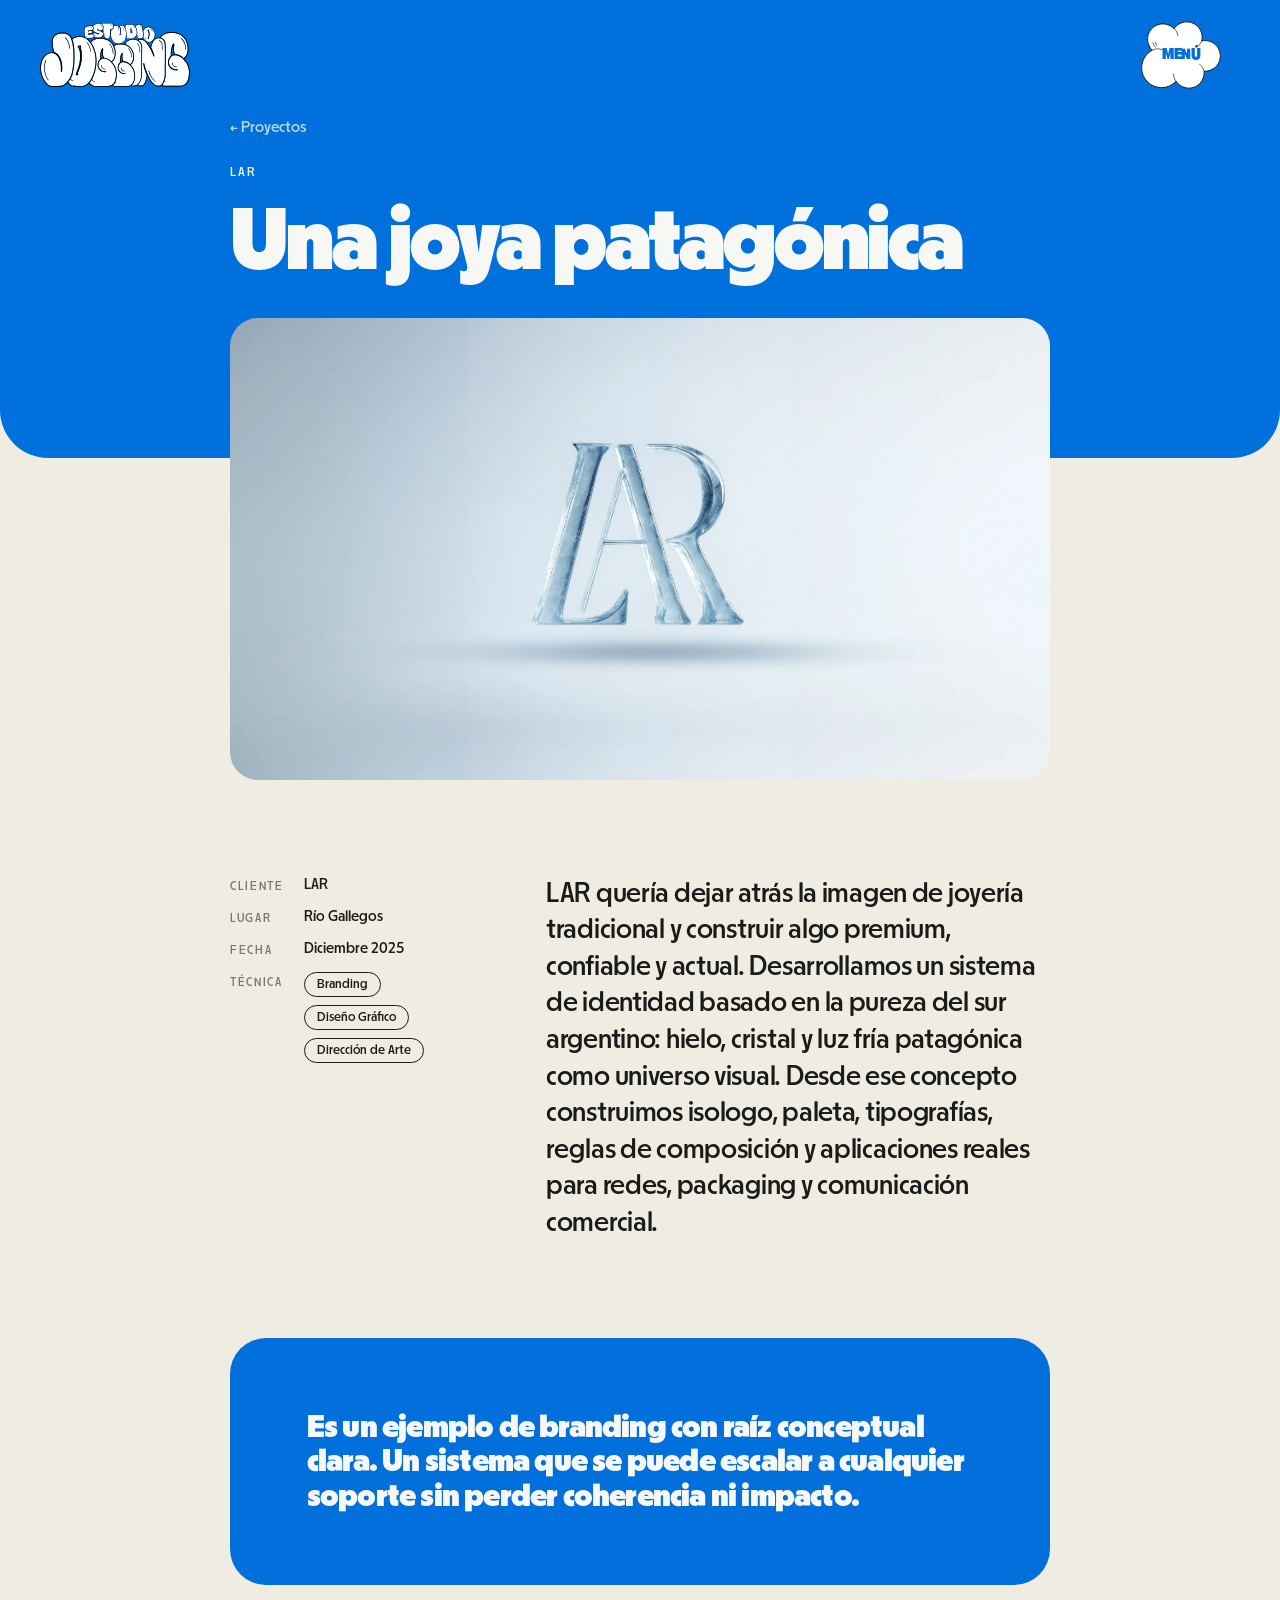
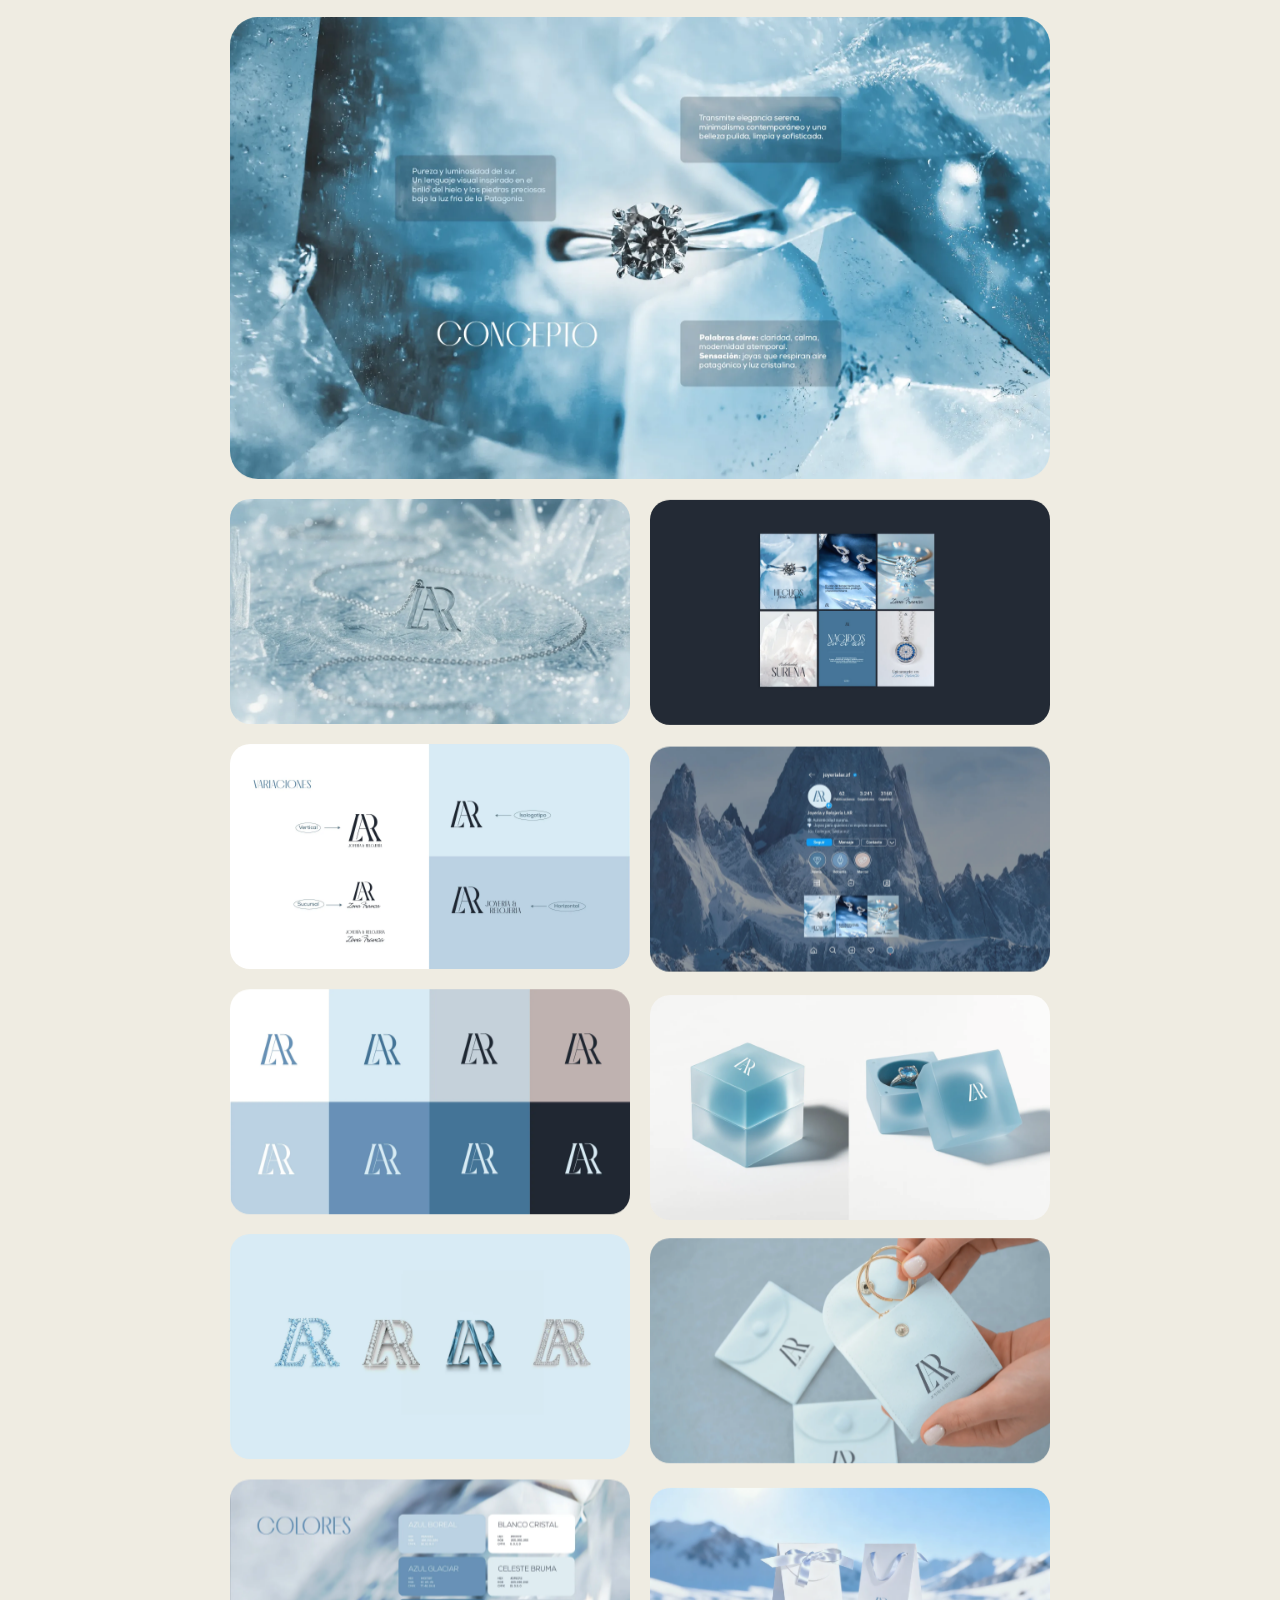
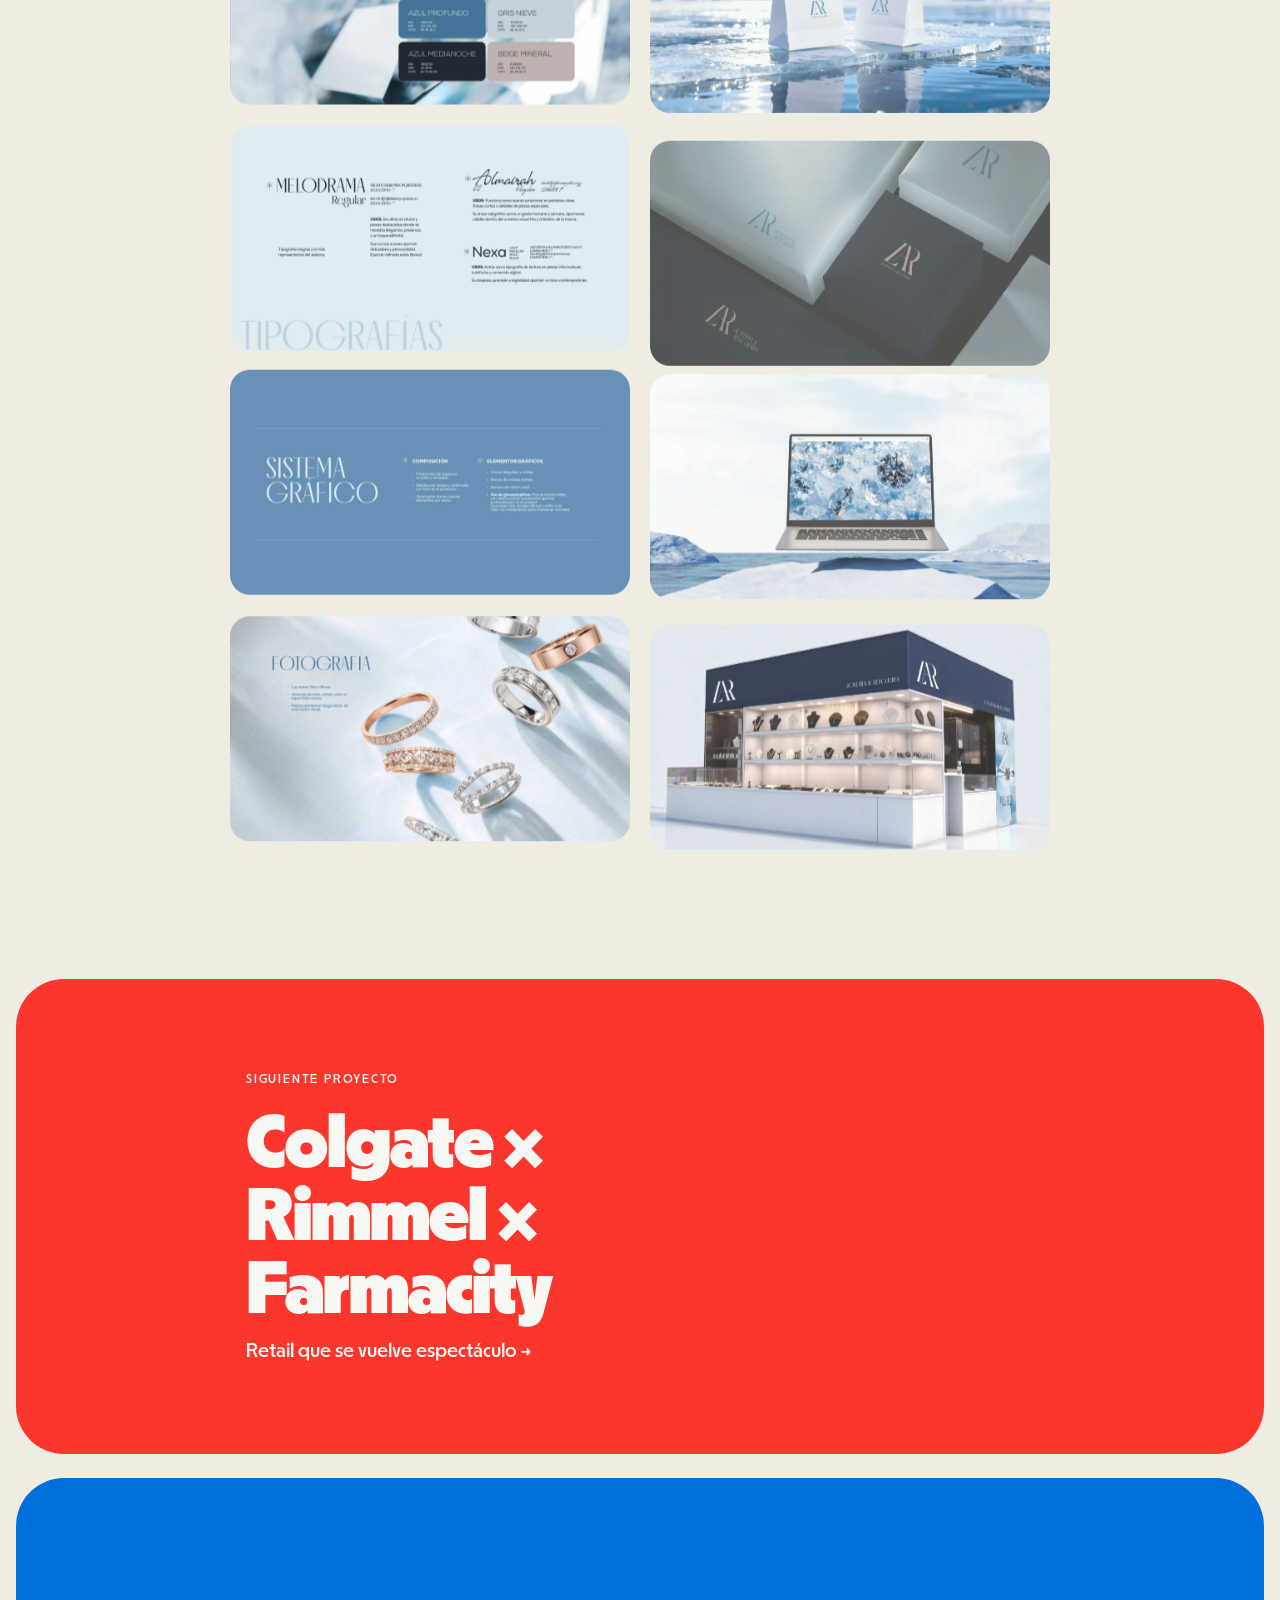
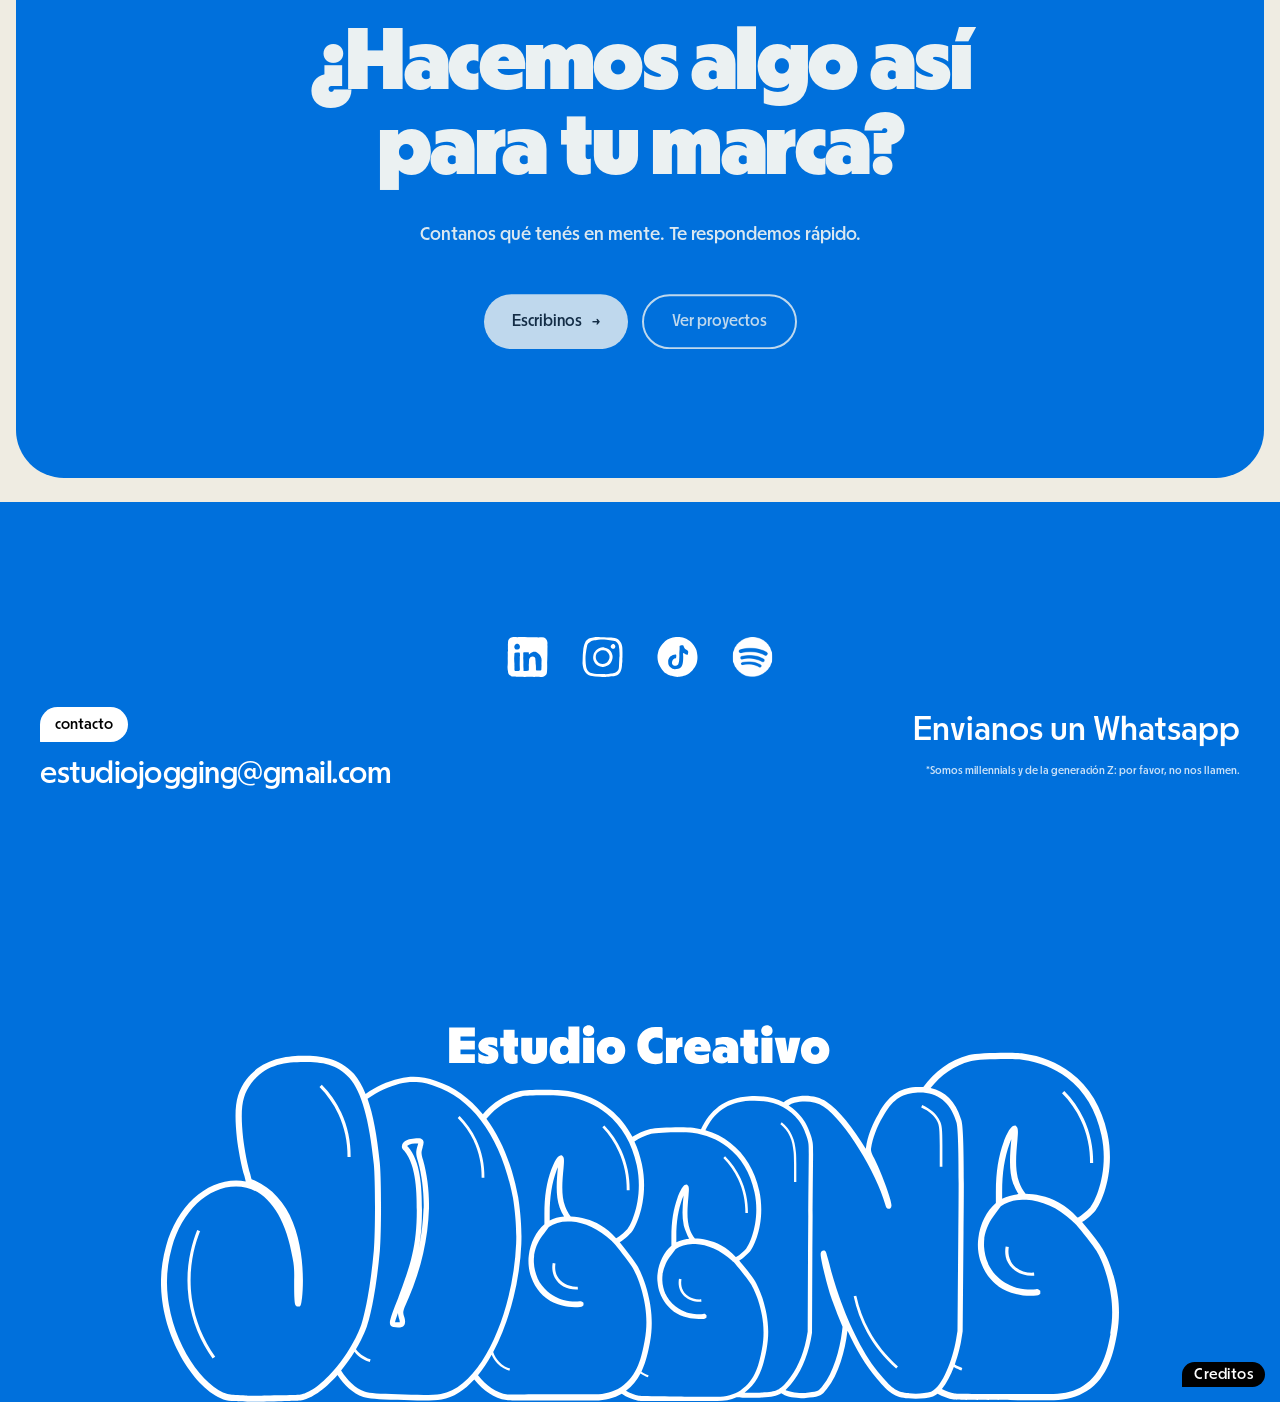
<file: proyectos/joyeria-lar.html>
<!DOCTYPE html><html lang="es"><head><meta charSet="utf-8"/><meta name="viewport" content="width=device-width, initial-scale=1"/><link rel="preload" as="image" href="/logo/Logo%20Estudio%20Jogging.svg"/><link rel="preload" as="image" href="/assets/Nubes/1nube-comic.svg"/><link rel="preload" as="image" href="/assets/VimeoHero SVG/pink-star.svg"/><link rel="preload" as="image" href="/assets/Footer-Sticker SVG/footer-sticker-boom.svg"/><link rel="preload" as="image" href="/assets/VimeoHero SVG/smiley-face.svg"/><link rel="preload" as="image" href="/logo/Logo%20footer%20Jogging.svg"/><link rel="stylesheet" href="/_next/static/css/97ec6eb40619e312.css" data-precedence="next"/><link rel="preload" as="script" fetchPriority="low" href="/_next/static/chunks/webpack-4fbca7a2e4464ff6.js"/><script src="/_next/static/chunks/4bd1b696-5b2b1e7b5478d01a.js" async=""></script><script src="/_next/static/chunks/684-cfde107b9de9b596.js" async=""></script><script src="/_next/static/chunks/main-app-ea6a3e9a393dc346.js" async=""></script><script src="/_next/static/chunks/c15bf2b0-a2dc73281155e045.js" async=""></script><script src="/_next/static/chunks/10-b5f6df9802ed3741.js" async=""></script><script src="/_next/static/chunks/567-5dc2f1ef19723c6b.js" async=""></script><script src="/_next/static/chunks/app/proyectos/%5Bslug%5D/page-4e64024b5d2b6b4d.js" async=""></script><title>LAR — Una joya patagónica — Estudio Jogging</title><meta name="description" content="LAR quería dejar atrás la imagen de joyería tradicional y construir algo premium, confiable y actual. Desarrollamos un sistema de identidad basado en la pureza del sur argentino: hielo, cristal y luz fría patagónica como universo visual. Desde ese concepto construimos isologo, paleta, tipografías, reglas de composición y aplicaciones reales para redes, packaging y comunicación comercial."/><meta name="keywords" content="branding joyería Argentina, identidad visual premium, diseño de marca contemporáneo, sistema de identidad visual, branding patagonia, jewelry branding studio, visual identity design, luxury brand design Argentina, brand system design, creative branding studio"/><meta property="og:title" content="Estudio Jogging"/><meta property="og:description" content="Estudio creativo en movimiento: diseño, comunicación y tecnología 3D para marcas que buscan coherencia, estética y ese &quot;no sé qué&quot; editorial."/><meta property="og:url" content="https://andiflorentin.github.io"/><meta property="og:site_name" content="Estudio Jogging"/><meta property="og:locale" content="es_AR"/><meta property="og:image" content="https://andiflorentin.github.io/assets/Eimg_hero.png"/><meta property="og:type" content="website"/><meta name="twitter:card" content="summary_large_image"/><meta name="twitter:title" content="Estudio Jogging"/><meta name="twitter:description" content="Estudio creativo en movimiento: diseño, comunicación y tecnología 3D para marcas que buscan coherencia, estética y ese &quot;no sé qué&quot; editorial."/><meta name="twitter:image" content="https://andiflorentin.github.io/assets/Eimg_hero.png"/><link rel="icon" href="/logo/Isologo.svg"/><script src="/_next/static/chunks/polyfills-42372ed130431b0a.js" noModule=""></script></head><body><div class="cursor-bubble">click</div><header class="inner-header"><div class="nav-overlay"></div><nav class="navbar"><div class="nav-center" style="cursor:url(&#x27;/assets/Cursor SVG/cursor-pointer.svg&#x27;) 12 12, pointer"><a href="/" aria-label="Inicio"><img class="logo-truus" src="/logo/Logo%20Estudio%20Jogging.svg" alt="Jogging" height="40"/></a></div><div class="nav-left" style="cursor:url(&#x27;/assets/Cursor SVG/cursor-pointer.svg&#x27;) 12 12, pointer"><div class="nav-hover-trigger"><div class="logo-work-container"><img src="/assets/Nubes/1nube-comic.svg" width="60" height="55" class="nav-bar__work-blob-svg" alt="" aria-hidden="true"/><span class="logo-work-text">MENÚ</span></div><div class="nav-popout nav-work-box"><div class="nav-popout-inner"><a href="/nosotros" class="nav-work-item"><div class="nav-work-item__text"><span class="nav-work-badge badge-rosa">Nosotros</span><h4 class="nav-work-title">¿quiénes están detrás del estudio?</h4></div></a><a href="/proyectos" class="nav-work-item"><div class="nav-work-item__text"><span class="nav-work-badge badge-naranja">Proyectos</span><h4 class="nav-work-title">lo que creamos para otras marcas</h4></div></a><a href="/servicios" class="nav-work-item"><div class="nav-work-item__text"><span class="nav-work-badge badge-azul">Servicios</span><h4 class="nav-work-title">¿qué podemos hacer por tu marca?</h4></div></a><a href="#contacto" class="nav-work-item"><div class="nav-work-item__text"><span class="nav-work-badge badge-crema">Contacto</span><h4 class="nav-work-title">¿empezamos algo juntos?</h4></div></a><a href="https://wa.me/5493513091111" target="_blank" rel="noopener noreferrer" class="nav-work-btn"><span class="nav-work-btn__text">Hablemos</span></a></div></div></div></div></nav></header><main class="inner-page"><article class="case"><header class="case__band inner-hero--azul" data-nav-dark=""><div class="wrap"><a href="/proyectos" class="case__back" data-hero-in="true">← Proyectos</a><span class="inner-eyebrow" data-hero-in="true">LAR</span><h1 class="inner-hero__title" data-hero-in="true">Una joya patagónica</h1></div></header><div class="wrap"><div class="case__hero" data-hero-in="true"><img class="" src="/media/proyectos/joyeria-lar/cover-joyeria-lar.webp" alt="LAR — Una joya patagónica" loading="lazy"/></div><div class="case__body"><dl class="case__meta" data-reveal="true"><dt>Cliente</dt><dd>LAR</dd><dt>Lugar</dt><dd>Río Gallegos</dd><dt>Fecha</dt><dd>Diciembre 2025</dd><dt>Técnica</dt><dd><ul class="chips"><li>Branding</li><li>Diseño Gráfico</li><li>Dirección de Arte</li></ul></dd></dl><div class="case__text"><p class="case__lead" data-reveal="true">LAR quería dejar atrás la imagen de joyería tradicional y construir algo premium, confiable y actual. Desarrollamos un sistema de identidad basado en la pureza del sur argentino: hielo, cristal y luz fría patagónica como universo visual. Desde ese concepto construimos isologo, paleta, tipografías, reglas de composición y aplicaciones reales para redes, packaging y comunicación comercial.</p></div></div><blockquote class="case__nota case__nota--azul" data-reveal="true"><img src="/assets/VimeoHero SVG/pink-star.svg" alt="" aria-hidden="true"/><p>Es un ejemplo de branding con raíz conceptual clara. Un sistema que se puede escalar a cualquier soporte sin perder coherencia ni impacto.</p></blockquote><div class="case__gallery"><div class="case__img-wrap" data-reveal="true"><img class="case__img" src="/media/proyectos/joyeria-lar/joyeria-lar-branding-01.webp" alt="LAR 1" loading="lazy"/></div><div class="case__img-wrap" data-reveal="true"><img class="case__img" src="/media/proyectos/joyeria-lar/joyeria-lar-branding-02.webp" alt="LAR 2" loading="lazy"/></div><div class="case__img-wrap" data-reveal="true"><img class="case__img" src="/media/proyectos/joyeria-lar/joyeria-lar-branding-04.webp" alt="LAR 3" loading="lazy"/></div><div class="case__img-wrap" data-reveal="true"><img class="case__img" src="/media/proyectos/joyeria-lar/joyeria-lar-branding-05.webp" alt="LAR 4" loading="lazy"/></div><div class="case__img-wrap" data-reveal="true"><img class="case__img" src="/media/proyectos/joyeria-lar/joyeria-lar-branding-07.webp" alt="LAR 5" loading="lazy"/></div><div class="case__img-wrap" data-reveal="true"><img class="case__img" src="/media/proyectos/joyeria-lar/joyeria-lar-branding-08.webp" alt="LAR 6" loading="lazy"/></div><div class="case__img-wrap" data-reveal="true"><img class="case__img" src="/media/proyectos/joyeria-lar/joyeria-lar-branding-09.webp" alt="LAR 7" loading="lazy"/></div><div class="case__img-wrap" data-reveal="true"><img class="case__img" src="/media/proyectos/joyeria-lar/joyeria-lar-branding-10.webp" alt="LAR 8" loading="lazy"/></div><div class="case__img-wrap" data-reveal="true"><img class="case__img" src="/media/proyectos/joyeria-lar/joyeria-lar-branding-11.webp" alt="LAR 9" loading="lazy"/></div><div class="case__img-wrap" data-reveal="true"><img class="case__img" src="/media/proyectos/joyeria-lar/joyeria-lar-branding-12.webp" alt="LAR 10" loading="lazy"/></div><div class="case__img-wrap" data-reveal="true"><img class="case__img" src="/media/proyectos/joyeria-lar/joyeria-lar-branding-13.webp" alt="LAR 11" loading="lazy"/></div><div class="case__img-wrap" data-reveal="true"><img class="case__img" src="/media/proyectos/joyeria-lar/joyeria-lar-branding-14.webp" alt="LAR 12" loading="lazy"/></div><div class="case__img-wrap" data-reveal="true"><img class="case__img" src="/media/proyectos/joyeria-lar/joyeria-lar-branding-15.webp" alt="LAR 13" loading="lazy"/></div><div class="case__img-wrap" data-reveal="true"><img class="case__img" src="/media/proyectos/joyeria-lar/joyeria-lar-branding-16.webp" alt="LAR 14" loading="lazy"/></div><div class="case__img-wrap" data-reveal="true"><img class="case__img" src="/media/proyectos/joyeria-lar/joyeria-lar-branding-17.webp" alt="LAR 15" loading="lazy"/></div><div class="case__img-wrap" data-reveal="true"><img class="case__img" src="/media/proyectos/joyeria-lar/joyeria-lar-branding-18.webp" alt="LAR 16" loading="lazy"/></div><div class="case__img-wrap" data-reveal="true"><img class="case__img" src="/media/proyectos/joyeria-lar/joyeria-lar-branding-19.webp" alt="LAR 17" loading="lazy"/></div></div></div><a href="/proyectos/colgate-rimmel-farmacity" class="case__next inner-hero--rojo" data-nav-dark=""><div class="wrap case__next-inner"><div><span class="inner-eyebrow">Siguiente proyecto</span><strong>Colgate × Rimmel × Farmacity</strong><em>Retail que se vuelve espectáculo<!-- --> →</em></div><div class="case__next-thumb"><video class="" src="/media/proyectos/colgate-rimmel-farmacity/cover-colgate-rimmel-farmacity.mp4" autoPlay="" muted="" loop="" playsInline="" aria-label="Colgate × Rimmel × Farmacity"></video></div></div></a></article><section class="inner-cta" data-nav-dark=""><img src="/assets/Footer-Sticker SVG/footer-sticker-boom.svg" alt="" aria-hidden="true" class="inner-cta__sticker inner-cta__sticker--a"/><img src="/assets/VimeoHero SVG/smiley-face.svg" alt="" aria-hidden="true" class="inner-cta__sticker inner-cta__sticker--b"/><h2 class="inner-cta__title" data-reveal="true">¿Hacemos algo así para tu marca?</h2><p class="inner-cta__text" data-reveal="true">Contanos qué tenés en mente. Te respondemos rápido.</p><div class="inner-cta__actions" data-reveal="true"><a href="mailto:estudiojogging@gmail.com" class="pill-btn pill-btn--light">Escribinos <span aria-hidden="true">→</span></a><a href="/proyectos" class="pill-btn pill-btn--ghost">Ver proyectos</a></div></section></main><footer class="main-footer"><div class="footer-inner" id="contacto"><div class="footer-socials" id="footer-socials"><a href="https://www.linkedin.com/company/105711671/" target="_blank" rel="noopener noreferrer" class="single-social w-inline-block" aria-label="LinkedIn"><svg xmlns="http://www.w3.org/2000/svg" width="30" height="30" viewBox="0 0 40 40" fill="none" data-wiggle-target="" aria-hidden="true"><path d="M35.9969 11.5666C35.9721 11.0166 35.8451 10.4418 35.9164 9.88408C36.0248 9.1955 36.0031 8.51315 35.856 7.82457C35.5029 5.31796 33.4912 3.9003 31.0288 4.22901C29.4848 4.3365 27.9935 4.33494 26.4603 4.23212C25.0355 4.21654 23.6092 4.20875 22.1845 4.11528C21.5278 4.06855 20.8511 4.18695 20.213 4.17604C18.5869 4.09503 16.9299 4.00623 15.3007 4C14.2074 4.07634 13.1063 3.96417 12.0222 4.12775C10.5943 4.13553 9.13087 3.81617 7.73089 4.21966C5.8756 4.53902 4.31146 5.98317 4.46013 7.96166C4.47717 8.73593 4.34089 9.50084 4.30217 10.2735C4.37186 11.3469 4.32385 12.4234 4.32076 13.4952C4.33624 13.9049 4.40283 14.3162 4.39974 14.7259C4.39354 15.2992 4.12408 15.8289 4.16434 16.3991C4.26346 18.0115 4.23093 19.6379 4.17828 21.2596C4.19067 22.3315 4.25107 23.4064 4.22009 24.4689C4.25262 25.6404 4.08226 26.801 4.00018 27.9647C3.99399 29.1814 4.14421 30.4075 4.39664 31.5992C4.5004 32.2489 4.50969 32.9608 4.89066 33.5248C5.22517 34.0716 5.81366 34.4766 6.32471 34.8895C6.64838 35.1465 6.98134 35.4098 7.3778 35.5391C8.50522 35.7946 9.69768 35.5827 10.8437 35.7042C11.9804 35.8024 13.0985 35.8647 14.2383 35.8117C16.5799 35.98 18.9416 35.9161 21.294 35.8818C23.2283 35.8008 25.1703 36.0376 27.1045 35.8678C28.9227 35.846 30.7795 36.2168 32.5651 35.8039C33.7064 35.3646 34.9128 34.6246 35.3341 33.4017C35.5695 32.7131 35.6066 31.9778 35.6531 31.2565C35.7956 29.0334 35.8018 26.8166 35.7042 24.5982C35.8467 23.1073 35.7971 21.5852 35.8715 20.0835C36.0232 17.2512 35.8513 14.4097 36 11.5915V11.5619L35.9969 11.5666ZM9.43286 12.1227C9.42666 11.5681 9.50255 10.9948 9.82157 10.5353C10.4209 9.63793 11.7047 9.08177 12.651 9.64884C14.0928 10.339 14.3901 12.4951 13.289 13.5996C13.0459 13.8551 12.716 13.9657 12.366 13.9844C11.6846 13.9844 10.8421 14.2041 10.2691 13.7741C9.81693 13.3519 9.42821 12.7802 9.43286 12.1492V12.1212V12.1227ZM13.9936 18.7452C13.9782 18.9493 13.9209 19.1503 13.8775 19.3513C13.718 20.0944 13.8883 20.8624 13.8574 21.6164C13.7861 23.6292 13.7335 25.6544 13.8109 27.6703C13.8403 28.4149 13.8728 29.1658 13.8992 29.9105C13.9658 30.624 13.5848 31.1272 12.86 31.1926C12.0423 31.2752 11.22 31.2783 10.3961 31.1817C10.1886 31.1552 9.97024 31.0851 9.82931 30.9371C9.52578 30.6084 9.57069 30.0211 9.55985 29.5833C9.57688 28.7312 9.6187 27.8401 9.54127 26.9879C9.49945 26.5362 9.57998 26.089 9.56295 25.6373C9.40189 24.1417 9.37866 22.6259 9.3229 21.121C9.34613 20.1177 9.47003 19.1145 9.501 18.1081C9.55675 17.5675 9.40808 16.7013 10.057 16.5066C11.0961 16.3742 12.1415 16.4162 13.2255 16.3601C13.7613 16.3477 13.9472 16.6639 13.9038 17.2045C13.8465 17.7155 14.0076 18.2125 13.9967 18.7203V18.7484L13.9936 18.7452ZM31.1667 27.6111C31.097 28.3713 31.1403 29.1658 31.0877 29.9292C31.0877 30.3561 30.795 30.6957 30.366 30.7299C29.4074 30.8795 28.4395 30.7408 27.4514 30.7814C27.0689 30.8187 26.7561 30.691 26.7638 30.2501C26.7437 28.6112 26.8552 26.9568 26.5377 25.335C26.4634 24.9518 26.468 24.5639 26.4928 24.176C26.5439 23.3784 26.2884 22.5979 26.2698 21.808C26.2466 21.3422 26.2698 20.7923 25.957 20.4215C24.9984 19.5164 23.6371 19.2905 22.519 20.0492C20.9533 21.0088 21.3126 23.1182 21.1624 24.6994C21.1701 25.2743 21.0617 25.8336 21.0183 26.4006C21.1747 27.7264 21.0369 29.1082 21.0648 30.4402C21.0849 30.853 20.7411 31.0555 20.3663 31.0524C19.3752 31.1256 18.4243 31.2004 17.4673 31.269C17.3031 31.2783 17.1126 31.2643 16.9856 31.1771C16.8432 31.0883 16.7998 30.8686 16.8075 30.6848C16.8199 30.3358 16.8633 29.9697 16.8463 29.6098C16.7162 28.0909 16.6233 26.5844 16.7146 25.0515C16.7502 23.6074 16.6914 22.1601 16.5737 20.7222C16.7162 19.4151 16.6279 18.0909 16.5814 16.773C16.5706 16.3944 16.8122 16.2137 17.1544 16.1919C18.333 16.061 20.0938 16.1124 20.9858 16.3041C21.5139 16.4022 21.1004 16.8244 21.0462 17.2918C21.0354 17.3821 21.0307 17.4834 21.0431 17.5706C21.0725 17.904 21.3343 17.9492 21.5557 17.7389C22.1922 17.0908 22.9325 16.4131 23.8229 16.1265C25.2601 15.6124 26.959 15.6389 28.1127 16.7574C29.7249 17.9352 29.8735 18.1221 30.7067 19.9666C31.3246 21.1475 31.3355 22.4623 31.2023 23.746C31.1729 24.3785 31.1883 25.0297 31.145 25.6747C31.1465 26.3305 31.3091 26.9412 31.1744 27.5799L31.1713 27.6095L31.1667 27.6111Z" fill="currentColor"/></svg></a><a href="https://www.instagram.com/estudiojogging" target="_blank" rel="noopener noreferrer" class="single-social w-inline-block" aria-label="Instagram"><svg xmlns="http://www.w3.org/2000/svg" width="30" height="30" viewBox="0 0 40 40" fill="none" data-wiggle-target="" aria-hidden="true"><path d="M35.9653 20.2209C35.9393 17.6695 36.1018 15.1165 35.8873 12.5586C35.7589 10.8912 35.2828 9.24659 34.3662 7.94651C33.3083 6.48229 31.714 5.09445 29.8338 4.89131C28.719 4.7808 27.7 4.3274 26.5511 4.42165C26.0603 4.4444 25.5776 4.38103 25.0933 4.31765C24.5099 4.26077 23.8973 4.38265 23.3009 4.32902C21.6644 4.22989 20.0263 4.0625 18.3882 4.14213C17.5285 4.01538 16.6525 4.04625 15.7896 4.01538C15.3557 3.98937 14.9202 3.991 14.4895 4.0625C13.2171 4.27539 11.9397 4.51591 10.6673 4.74992C10.1326 4.84906 9.58821 4.97256 9.1023 5.21958C8.34663 5.60961 7.75509 6.27427 7.10017 6.81056C6.78165 7.0982 6.56389 7.46873 6.40463 7.862C6.08123 8.64368 5.6327 9.37823 5.39056 10.1973C5.15329 11.2195 4.80227 12.2205 4.70152 13.2622C4.39275 16.6343 4.00922 19.9983 4.08397 23.3915C4.09535 23.9733 3.98809 24.5551 4.0011 25.1271C4.09698 26.3622 4.38137 27.5859 4.62839 28.7999C4.78277 29.5328 5.03466 30.2446 5.40844 30.8946C6.48263 32.6904 8.01023 34.7851 10.313 34.946C12.9116 35.1947 15.4776 35.7456 18.0891 35.8626C19.5891 35.9016 21.094 36.1697 22.6021 35.9812C23.01 35.9341 23.4162 35.8821 23.8274 35.8626C24.2223 35.8366 24.5652 35.874 24.9113 35.8447C25.5988 35.7764 26.2764 35.5408 26.9622 35.4677C28.3907 35.4027 29.8468 35.2759 31.168 34.7299C33.0629 34.1156 34.0396 32.8805 34.701 31.0506C35.4274 29.2842 35.611 27.3779 35.6452 25.4798C35.7167 24.7469 35.9101 24.0221 35.9279 23.281C35.9588 22.7203 35.8304 22.1564 35.8499 21.6088C35.8629 21.1554 35.9686 20.7052 35.9637 20.2518V20.2209H35.9653ZM33.6642 19.3304C33.5163 20.0584 33.3911 20.7231 33.4301 21.4788C33.2221 23.3704 33.3993 25.2961 33.1913 27.1829C33.1458 28.6114 33.0531 30.2153 31.9594 31.27C31.3858 31.8356 30.7698 32.4011 30.0304 32.6579C29.5543 32.8383 29.0391 32.8789 28.5353 32.9276C27.9633 32.9861 27.4091 33.1308 26.842 33.2153C25.0121 33.4948 23.1822 33.8426 21.3247 33.6541C20.0506 33.6151 18.7749 33.6004 17.5009 33.5501C16.1731 33.4948 14.8536 33.4298 13.5307 33.3274C12.3964 33.2299 11.2361 33.1665 10.2041 32.6757C7.34719 31.3107 6.80603 27.8443 6.58176 25.0101C6.429 22.5416 6.26974 20.0227 6.61264 17.572C6.89703 15.2107 7.20255 12.8543 7.78434 10.5369C8.07361 9.36035 9.04867 8.66481 9.99774 7.98226C10.7307 7.44273 11.5676 7.08358 12.424 6.79918C13.0887 6.52941 13.8249 6.58142 14.5188 6.50341C15.8579 6.25477 17.2165 6.10689 18.5783 6.07764C20.1205 6.06139 21.6676 6.07764 23.2034 6.20602C25.0316 6.43028 26.842 6.75368 28.68 6.91782C29.8939 7.01857 31.0786 7.4931 31.8002 8.52667C32.2828 9.17346 32.7183 9.86413 32.9556 10.6312C33.1246 11.135 33.1197 11.6843 33.1994 12.2108C33.4854 13.2899 33.4838 14.4031 33.5455 15.5114C33.6918 16.3272 33.5797 17.143 33.6203 17.962C33.6495 18.4073 33.7113 18.8575 33.6674 19.3028L33.6642 19.3336V19.3304Z" fill="currentColor"/><path d="M27.7674 17.988C27.3595 16.1712 26.1066 14.6907 24.6391 13.6392C23.7875 13.0591 22.7751 12.6853 21.7318 12.5114C21.2166 12.4253 20.721 12.2482 20.2318 12.253C18.4442 12.3505 16.7622 13.0851 15.3695 14.1934C14.8722 14.5542 14.5147 15.0271 14.1393 15.5146C13.8581 15.8673 13.5607 16.2215 13.356 16.6148C13.0358 17.2145 12.8717 17.8791 12.7384 18.5406C12.5792 19.3174 12.4427 20.1445 12.5174 20.9408C12.7628 23.5703 14.6723 26.2419 17.1246 27.2771C17.8039 27.6103 18.4621 27.8199 19.1999 27.8345C20.7242 28.1547 22.3184 27.9451 23.6413 27.0935C24.4587 26.567 25.3509 26.0876 26.0204 25.366C27.3238 23.8839 28.0144 22.0882 28.0924 20.0649C28.1705 19.345 27.9982 18.721 27.7772 18.0189L27.769 17.9864L27.7674 17.988ZM25.4711 21.2854C25.073 22.54 24.1434 24.2366 22.9311 24.872C22.034 25.3091 21.0249 25.5171 20.0384 25.6407C19.1527 25.6195 18.1874 25.5009 17.4626 25.0264C17.1831 24.8411 16.9296 24.6217 16.6761 24.4007C14.5407 22.7382 14.084 19.6066 15.2752 17.2681C15.493 16.8098 15.8635 16.4539 16.273 16.163C17.2205 15.4756 18.1809 14.8532 19.3201 14.6647C20.1619 14.5038 20.9907 14.7589 21.826 14.8597C23.053 15.0433 23.8217 15.929 24.514 16.857C25.4663 18.0579 25.9083 19.7643 25.4809 21.2561L25.4728 21.287L25.4711 21.2854Z" fill="currentColor"/><path d="M30.2261 11.8094C29.8621 13.3451 28.991 13.766 27.5382 13.1468C26.4754 12.708 26.2137 11.4583 26.971 10.6149C27.4846 10.0396 28.2012 9.35057 29.0414 9.69835C29.2705 9.80885 29.4412 10.0006 29.6281 10.1696C30.1058 10.5759 30.4292 11.1414 30.2326 11.7769L30.2245 11.8077L30.2261 11.8094Z" fill="currentColor"/></svg></a><a href="https://www.tiktok.com/@estudiojogging" target="_blank" rel="noopener noreferrer" class="single-social w-inline-block" aria-label="TikTok"><svg xmlns="http://www.w3.org/2000/svg" width="30" height="30" viewBox="0 0 40 40" fill="none" data-wiggle-target="" aria-hidden="true"><path d="M35.7673 17.7056C35.5701 16.7041 35.4805 15.6928 35.2035 14.7093C34.9706 13.9378 34.6056 13.2315 34.2195 12.5366C33.5922 11.3378 32.7581 10.2775 31.8962 9.22711C31.2087 8.3773 30.4299 7.59599 29.5322 6.96965C27.8932 5.91758 26.1075 5.03189 24.2519 4.4349C23.302 4.17392 22.3277 4.03038 21.3404 4.04996C20.4753 4.04506 19.6102 3.9733 18.7483 4.01081C17.049 4.05975 15.4019 4.61922 13.8166 5.16074C12.51 5.59951 11.363 6.38082 10.26 7.19148C9.825 7.50628 9.50404 7.9369 9.12769 8.31531C7.22801 10.0394 5.69979 12.2332 4.89495 14.6848C4.6082 15.6194 4.47135 16.572 4.19763 17.5115C4.051 18.0057 3.99398 18.5147 4.0005 19.0285C4.00701 20.1311 3.97117 21.2011 4.15202 22.2874C4.49253 24.9608 5.62973 27.2362 7.15632 29.3844C7.60599 30.0221 8.15504 30.5718 8.61774 31.1982C8.97128 31.6794 9.35741 32.154 9.84455 32.5047C10.304 32.857 10.8351 33.0479 11.3386 33.3431C11.899 33.6693 12.3976 34.1081 13.0069 34.3185C13.4468 34.4653 13.8769 34.6349 14.2858 34.8551C15.3237 35.382 16.5407 35.3624 17.6502 35.6805C18.9389 36.0181 20.2521 36.0899 21.5441 35.8876C22.3799 35.8061 23.2271 35.7637 24.0172 35.457C24.7048 35.1667 25.4835 35.1145 26.176 34.8682C26.4643 34.7605 26.7283 34.6039 26.9906 34.4441C27.8117 33.9319 28.7062 33.529 29.4638 32.9043C30.3468 32.141 31.2413 31.4102 32.0624 30.5718C32.5381 30.0303 32.8069 29.3469 33.3576 28.8641C34.0191 28.1072 34.3205 27.1188 34.8419 26.269C35.2785 25.4208 35.4414 24.4715 35.6402 23.5026C36.0605 21.5632 36.1224 19.7331 35.7738 17.7382L35.7689 17.7056H35.7673ZM28.4602 16.8591C28.3103 17.2326 28.4227 17.8459 28.1425 18.1085C27.204 18.575 25.9984 17.6159 25.2669 17.0467C24.8009 16.6405 24.4571 16.9178 24.4213 17.4805C24.3936 17.7823 24.4474 18.0857 24.4848 18.3874C24.6152 19.3155 24.5793 20.2551 24.5419 21.188C24.4278 23.9071 24.3105 27.4254 21.7282 29.0109C21.0227 29.4284 20.2097 29.5866 19.4049 29.6796C18.5805 29.8329 17.7887 29.8982 16.9887 29.6258C14.3966 29.0386 12.3633 26.7795 12.5784 24.0262C12.5572 23.4031 12.4513 22.7376 12.668 22.1439C13.0981 21.1587 13.6227 20.1833 14.4357 19.4297C15.5518 18.6158 16.8698 17.965 18.2775 17.9372C18.8086 17.9063 19.0676 18.3401 19.0367 18.8246C19.0236 19.3563 19.0106 19.8815 18.9471 20.4019C18.8118 21.1815 17.7968 21.1375 17.2347 21.4849C15.9118 22.139 15.1053 24.7439 15.9607 25.9786C17.0164 27.4287 19.4277 27.2134 20.4997 25.9036C20.648 25.6883 20.7295 25.4273 20.8077 25.1794C21.052 24.3687 21.3714 23.5662 21.3534 22.6985C21.342 22.2532 21.3241 21.8095 21.3925 21.3675C21.6125 19.8962 21.4691 18.4266 21.4561 16.952C21.4561 15.8021 21.6532 14.6522 21.6891 13.5039C21.7102 12.8808 21.6793 12.2642 21.6565 11.6346C21.6418 11.359 21.6923 11.0442 21.9807 10.9332C22.6943 10.7669 23.5659 10.594 24.317 10.6674C24.8221 10.7636 24.9149 11.359 25.0665 11.7798C26.0326 14.9197 29.397 14.078 28.4683 16.8297L28.4602 16.8607V16.8591Z" fill="currentColor"/></svg></a><a href="https://open.spotify.com/user/luprior?si=7eTq3ZZzTN258uYBUUpZNw" target="_blank" rel="noopener noreferrer" class="single-social w-inline-block" aria-label="Spotify"><span class="social-mask" data-wiggle-target="" style="-webkit-mask-image:url(/assets/spotify-icon.png);mask-image:url(/assets/spotify-icon.png)" aria-hidden="true"></span></a></div><div class="footer-top"><div class="footer-column"><div class="footer-contact-group footer-contact-group--left"><span class="footer-badge">contacto</span><a href="mailto:estudiojogging@gmail.com" class="footer-email">estudiojogging@gmail.com</a></div><div class="footer-contact-group footer-contact-group--right"><a href="https://wa.me/5493513091111" target="_blank" rel="noopener noreferrer" class="footer-whatsapp">Envianos un Whatsapp</a><p class="footer-note">*Somos millennials y de la generación Z:<!-- --> <br class="footer-note__br"/>por favor, no nos llamen.</p></div></div></div><div class="footer-bottom"><div class="footer-big-text"><img src="/logo/Logo%20footer%20Jogging.svg" alt="Jogging" class="footer-logo__svg"/></div><div class="footer-bottom-row"><div></div><div class="footer-credits-wrapper"><div class="credits-box"><div class="credits-content"><div class="credits-item credit-wiggle"><div class="overflow-wrapper"><span class="credits-label">Diseño y desarrollo</span></div><div class="overflow-wrapper"><a href="#" class="credits-name" data-wiggle-target="true">Florentin</a></div></div><div class="credits-item credit-wiggle"><div class="overflow-wrapper"><span class="credits-label">Ilustración</span></div><div class="overflow-wrapper"><a href="#" class="credits-name" data-wiggle-target="true">Mica</a></div></div></div></div><a href="#" class="footer-credits">Creditos</a></div></div></div></div></footer><script src="/_next/static/chunks/webpack-4fbca7a2e4464ff6.js" async=""></script><script>(self.__next_f=self.__next_f||[]).push([0])</script><script>self.__next_f.push([1,"1:\"$Sreact.fragment\"\n2:I[7555,[],\"\"]\n3:I[1295,[],\"\"]\n5:I[9665,[],\"OutletBoundary\"]\n8:I[9665,[],\"ViewportBoundary\"]\na:I[9665,[],\"MetadataBoundary\"]\nc:I[6614,[],\"\"]\n:HL[\"/_next/static/css/97ec6eb40619e312.css\",\"style\"]\n"])</script><script>self.__next_f.push([1,"0:{\"P\":null,\"b\":\"tNubZ82Tk8Jbb1uHswJCd\",\"p\":\"\",\"c\":[\"\",\"proyectos\",\"joyeria-lar\"],\"i\":false,\"f\":[[[\"\",{\"children\":[\"proyectos\",{\"children\":[[\"slug\",\"joyeria-lar\",\"d\"],{\"children\":[\"__PAGE__\",{}]}]}]},\"$undefined\",\"$undefined\",true],[\"\",[\"$\",\"$1\",\"c\",{\"children\":[[[\"$\",\"link\",\"0\",{\"rel\":\"stylesheet\",\"href\":\"/_next/static/css/97ec6eb40619e312.css\",\"precedence\":\"next\",\"crossOrigin\":\"$undefined\",\"nonce\":\"$undefined\"}]],[\"$\",\"html\",null,{\"lang\":\"es\",\"children\":[\"$\",\"body\",null,{\"children\":[\"$\",\"$L2\",null,{\"parallelRouterKey\":\"children\",\"error\":\"$undefined\",\"errorStyles\":\"$undefined\",\"errorScripts\":\"$undefined\",\"template\":[\"$\",\"$L3\",null,{}],\"templateStyles\":\"$undefined\",\"templateScripts\":\"$undefined\",\"notFound\":[[[\"$\",\"title\",null,{\"children\":\"404: This page could not be found.\"}],[\"$\",\"div\",null,{\"style\":{\"fontFamily\":\"system-ui,\\\"Segoe UI\\\",Roboto,Helvetica,Arial,sans-serif,\\\"Apple Color Emoji\\\",\\\"Segoe UI Emoji\\\"\",\"height\":\"100vh\",\"textAlign\":\"center\",\"display\":\"flex\",\"flexDirection\":\"column\",\"alignItems\":\"center\",\"justifyContent\":\"center\"},\"children\":[\"$\",\"div\",null,{\"children\":[[\"$\",\"style\",null,{\"dangerouslySetInnerHTML\":{\"__html\":\"body{color:#000;background:#fff;margin:0}.next-error-h1{border-right:1px solid rgba(0,0,0,.3)}@media (prefers-color-scheme:dark){body{color:#fff;background:#000}.next-error-h1{border-right:1px solid rgba(255,255,255,.3)}}\"}}],[\"$\",\"h1\",null,{\"className\":\"next-error-h1\",\"style\":{\"display\":\"inline-block\",\"margin\":\"0 20px 0 0\",\"padding\":\"0 23px 0 0\",\"fontSize\":24,\"fontWeight\":500,\"verticalAlign\":\"top\",\"lineHeight\":\"49px\"},\"children\":404}],[\"$\",\"div\",null,{\"style\":{\"display\":\"inline-block\"},\"children\":[\"$\",\"h2\",null,{\"style\":{\"fontSize\":14,\"fontWeight\":400,\"lineHeight\":\"49px\",\"margin\":0},\"children\":\"This page could not be found.\"}]}]]}]}]],[]],\"forbidden\":\"$undefined\",\"unauthorized\":\"$undefined\"}]}]}]]}],{\"children\":[\"proyectos\",[\"$\",\"$1\",\"c\",{\"children\":[null,[\"$\",\"$L2\",null,{\"parallelRouterKey\":\"children\",\"error\":\"$undefined\",\"errorStyles\":\"$undefined\",\"errorScripts\":\"$undefined\",\"template\":[\"$\",\"$L3\",null,{}],\"templateStyles\":\"$undefined\",\"templateScripts\":\"$undefined\",\"notFound\":\"$undefined\",\"forbidden\":\"$undefined\",\"unauthorized\":\"$undefined\"}]]}],{\"children\":[[\"slug\",\"joyeria-lar\",\"d\"],[\"$\",\"$1\",\"c\",{\"children\":[null,[\"$\",\"$L2\",null,{\"parallelRouterKey\":\"children\",\"error\":\"$undefined\",\"errorStyles\":\"$undefined\",\"errorScripts\":\"$undefined\",\"template\":[\"$\",\"$L3\",null,{}],\"templateStyles\":\"$undefined\",\"templateScripts\":\"$undefined\",\"notFound\":\"$undefined\",\"forbidden\":\"$undefined\",\"unauthorized\":\"$undefined\"}]]}],{\"children\":[\"__PAGE__\",[\"$\",\"$1\",\"c\",{\"children\":[\"$L4\",\"$undefined\",null,[\"$\",\"$L5\",null,{\"children\":[\"$L6\",\"$L7\",null]}]]}],{},null,false]},null,false]},null,false]},null,false],[\"$\",\"$1\",\"h\",{\"children\":[null,[\"$\",\"$1\",\"rb2HuBKfuNE_EoVqdtQvh\",{\"children\":[[\"$\",\"$L8\",null,{\"children\":\"$L9\"}],null]}],[\"$\",\"$La\",null,{\"children\":\"$Lb\"}]]}],false]],\"m\":\"$undefined\",\"G\":[\"$c\",\"$undefined\"],\"s\":false,\"S\":true}\n"])</script><script>self.__next_f.push([1,"d:I[9616,[\"592\",\"static/chunks/c15bf2b0-a2dc73281155e045.js\",\"10\",\"static/chunks/10-b5f6df9802ed3741.js\",\"567\",\"static/chunks/567-5dc2f1ef19723c6b.js\",\"235\",\"static/chunks/app/proyectos/%5Bslug%5D/page-4e64024b5d2b6b4d.js\"],\"default\"]\ne:I[461,[\"592\",\"static/chunks/c15bf2b0-a2dc73281155e045.js\",\"10\",\"static/chunks/10-b5f6df9802ed3741.js\",\"567\",\"static/chunks/567-5dc2f1ef19723c6b.js\",\"235\",\"static/chunks/app/proyectos/%5Bslug%5D/page-4e64024b5d2b6b4d.js\"],\"default\"]\nf:I[3701,[\"592\",\"static/chunks/c15bf2b0-a2dc73281155e045.js\",\"10\",\"static/chunks/10-b5f6df9802ed3741.js\",\"567\",\"static/chunks/567-5dc2f1ef19723c6b.js\",\"235\",\"static/chunks/app/proyectos/%5Bslug%5D/page-4e64024b5d2b6b4d.js\"],\"default\"]\n10:I[995,[\"592\",\"static/chunks/c15bf2b0-a2dc73281155e045.js\",\"10\",\"static/chunks/10-b5f6df9802ed3741.js\",\"567\",\"static/chunks/567-5dc2f1ef19723c6b.js\",\"235\",\"static/chunks/app/proyectos/%5Bslug%5D/page-4e64024b5d2b6b4d.js\"],\"default\"]\n11:I[2936,[\"592\",\"static/chunks/c15bf2b0-a2dc73281155e045.js\",\"10\",\"static/chunks/10-b5f6df9802ed3741.js\",\"567\",\"static/chunks/567-5dc2f1ef19723c6b.js\",\"235\",\"static/chunks/app/proyectos/%5Bslug%5D/page-4e64024b5d2b6b4d.js\"],\"default\"]\n"])</script><script>self.__next_f.push([1,"4:[[\"$\",\"$Ld\",null,{}],[\"$\",\"$Le\",null,{}],[\"$\",\"$Lf\",null,{}],[\"$\",\"header\",null,{\"className\":\"inner-header\",\"children\":[\"$\",\"$L10\",null,{}]}],[\"$\",\"main\",null,{\"className\":\"inner-page\",\"children\":[[\"$\",\"article\",null,{\"className\":\"case\",\"children\":[[\"$\",\"header\",null,{\"className\":\"case__band inner-hero--azul\",\"data-nav-dark\":\"\",\"children\":[\"$\",\"div\",null,{\"className\":\"wrap\",\"children\":[[\"$\",\"a\",null,{\"href\":\"/proyectos\",\"className\":\"case__back\",\"data-hero-in\":true,\"children\":\"← Proyectos\"}],[[\"$\",\"span\",null,{\"className\":\"inner-eyebrow\",\"data-hero-in\":true,\"children\":\"LAR\"}],[\"$\",\"h1\",null,{\"className\":\"inner-hero__title\",\"data-hero-in\":true,\"children\":\"Una joya patagónica\"}]]]}]}],[\"$\",\"div\",null,{\"className\":\"wrap\",\"children\":[[\"$\",\"div\",null,{\"className\":\"case__hero\",\"data-hero-in\":true,\"children\":[\"$\",\"img\",null,{\"className\":\"\",\"src\":\"/media/proyectos/joyeria-lar/cover-joyeria-lar.webp\",\"alt\":\"LAR — Una joya patagónica\",\"loading\":\"lazy\"}]}],[\"$\",\"div\",null,{\"className\":\"case__body\",\"children\":[[\"$\",\"dl\",null,{\"className\":\"case__meta\",\"data-reveal\":true,\"children\":[[\"$\",\"dt\",null,{\"children\":\"Cliente\"}],[\"$\",\"dd\",null,{\"children\":\"LAR\"}],[\"$\",\"dt\",null,{\"children\":\"Lugar\"}],[\"$\",\"dd\",null,{\"children\":\"Río Gallegos\"}],[[\"$\",\"dt\",null,{\"children\":\"Fecha\"}],[\"$\",\"dd\",null,{\"children\":\"Diciembre 2025\"}]],[\"$\",\"dt\",null,{\"children\":\"Técnica\"}],[\"$\",\"dd\",null,{\"children\":[\"$\",\"ul\",null,{\"className\":\"chips\",\"children\":[[\"$\",\"li\",\"Branding\",{\"children\":\"Branding\"}],[\"$\",\"li\",\"Diseño Gráfico\",{\"children\":\"Diseño Gráfico\"}],[\"$\",\"li\",\"Dirección de Arte\",{\"children\":\"Dirección de Arte\"}]]}]}]]}],[\"$\",\"div\",null,{\"className\":\"case__text\",\"children\":[[\"$\",\"p\",\"LAR quería dejar atrás la imagen de joyería tradicional y construir algo premium, confiable y actual. Desarrollamos un sistema de identidad basado en la pureza del sur argentino: hielo, cristal y luz fría patagónica como universo visual. Desde ese concepto construimos isologo, paleta, tipografías, reglas de composición y aplicaciones reales para redes, packaging y comunicación comercial.\",{\"className\":\"case__lead\",\"data-reveal\":true,\"children\":\"LAR quería dejar atrás la imagen de joyería tradicional y construir algo premium, confiable y actual. Desarrollamos un sistema de identidad basado en la pureza del sur argentino: hielo, cristal y luz fría patagónica como universo visual. Desde ese concepto construimos isologo, paleta, tipografías, reglas de composición y aplicaciones reales para redes, packaging y comunicación comercial.\"}]]}]]}],[\"$\",\"blockquote\",null,{\"className\":\"case__nota case__nota--azul\",\"data-reveal\":true,\"children\":[[\"$\",\"img\",null,{\"src\":\"/assets/VimeoHero SVG/pink-star.svg\",\"alt\":\"\",\"aria-hidden\":\"true\"}],[\"$\",\"p\",null,{\"children\":\"Es un ejemplo de branding con raíz conceptual clara. Un sistema que se puede escalar a cualquier soporte sin perder coherencia ni impacto.\"}]]}],[\"$\",\"div\",null,{\"className\":\"case__gallery\",\"children\":[[\"$\",\"div\",\"/media/proyectos/joyeria-lar/joyeria-lar-branding-01.webp\",{\"className\":\"case__img-wrap\",\"data-reveal\":true,\"children\":[\"$\",\"img\",null,{\"className\":\"case__img\",\"src\":\"/media/proyectos/joyeria-lar/joyeria-lar-branding-01.webp\",\"alt\":\"LAR 1\",\"loading\":\"lazy\"}]}],[\"$\",\"div\",\"/media/proyectos/joyeria-lar/joyeria-lar-branding-02.webp\",{\"className\":\"case__img-wrap\",\"data-reveal\":true,\"children\":[\"$\",\"img\",null,{\"className\":\"case__img\",\"src\":\"/media/proyectos/joyeria-lar/joyeria-lar-branding-02.webp\",\"alt\":\"LAR 2\",\"loading\":\"lazy\"}]}],[\"$\",\"div\",\"/media/proyectos/joyeria-lar/joyeria-lar-branding-04.webp\",{\"className\":\"case__img-wrap\",\"data-reveal\":true,\"children\":[\"$\",\"img\",null,{\"className\":\"case__img\",\"src\":\"/media/proyectos/joyeria-lar/joyeria-lar-branding-04.webp\",\"alt\":\"LAR 3\",\"loading\":\"lazy\"}]}],[\"$\",\"div\",\"/media/proyectos/joyeria-lar/joyeria-lar-branding-05.webp\",{\"className\":\"case__img-wrap\",\"data-reveal\":true,\"children\":[\"$\",\"img\",null,{\"className\":\"case__img\",\"src\":\"/media/proyectos/joyeria-lar/joyeria-lar-branding-05.webp\",\"alt\":\"LAR 4\",\"loading\":\"lazy\"}]}],[\"$\",\"div\",\"/media/proyectos/joyeria-lar/joyeria-lar-branding-07.webp\",{\"className\":\"case__img-wrap\",\"data-reveal\":true,\"children\":[\"$\",\"img\",null,{\"className\":\"case__img\",\"src\":\"/media/proyectos/joyeria-lar/joyeria-lar-branding-07.webp\",\"alt\":\"LAR 5\",\"loading\":\"lazy\"}]}],[\"$\",\"div\",\"/media/proyectos/joyeria-lar/joyeria-lar-branding-08.webp\",{\"className\":\"case__img-wrap\",\"data-reveal\":true,\"children\":[\"$\",\"img\",null,{\"className\":\"case__img\",\"src\":\"/media/proyectos/joyeria-lar/joyeria-lar-branding-08.webp\",\"alt\":\"LAR 6\",\"loading\":\"lazy\"}]}],[\"$\",\"div\",\"/media/proyectos/joyeria-lar/joyeria-lar-branding-09.webp\",{\"className\":\"case__img-wrap\",\"data-reveal\":true,\"children\":[\"$\",\"img\",null,{\"className\":\"case__img\",\"src\":\"/media/proyectos/joyeria-lar/joyeria-lar-branding-09.webp\",\"alt\":\"LAR 7\",\"loading\":\"lazy\"}]}],[\"$\",\"div\",\"/media/proyectos/joyeria-lar/joyeria-lar-branding-10.webp\",{\"className\":\"case__img-wrap\",\"data-reveal\":true,\"children\":[\"$\",\"img\",null,{\"className\":\"case__img\",\"src\":\"/media/proyectos/joyeria-lar/joyeria-lar-branding-10.webp\",\"alt\":\"LAR 8\",\"loading\":\"lazy\"}]}],[\"$\",\"div\",\"/media/proyectos/joyeria-lar/joyeria-lar-branding-11.webp\",{\"className\":\"case__img-wrap\",\"data-reveal\":true,\"children\":[\"$\",\"img\",null,{\"className\":\"case__img\",\"src\":\"/media/proyectos/joyeria-lar/joyeria-lar-branding-11.webp\",\"alt\":\"LAR 9\",\"loading\":\"lazy\"}]}],[\"$\",\"div\",\"/media/proyectos/joyeria-lar/joyeria-lar-branding-12.webp\",{\"className\":\"case__img-wrap\",\"data-reveal\":true,\"children\":[\"$\",\"img\",null,{\"className\":\"case__img\",\"src\":\"/media/proyectos/joyeria-lar/joyeria-lar-branding-12.webp\",\"alt\":\"LAR 10\",\"loading\":\"lazy\"}]}],[\"$\",\"div\",\"/media/proyectos/joyeria-lar/joyeria-lar-branding-13.webp\",{\"className\":\"case__img-wrap\",\"data-reveal\":true,\"children\":[\"$\",\"img\",null,{\"className\":\"case__img\",\"src\":\"/media/proyectos/joyeria-lar/joyeria-lar-branding-13.webp\",\"alt\":\"LAR 11\",\"loading\":\"lazy\"}]}],[\"$\",\"div\",\"/media/proyectos/joyeria-lar/joyeria-lar-branding-14.webp\",{\"className\":\"case__img-wrap\",\"data-reveal\":true,\"children\":[\"$\",\"img\",null,{\"className\":\"case__img\",\"src\":\"/media/proyectos/joyeria-lar/joyeria-lar-branding-14.webp\",\"alt\":\"LAR 12\",\"loading\":\"lazy\"}]}],[\"$\",\"div\",\"/media/proyectos/joyeria-lar/joyeria-lar-branding-15.webp\",{\"className\":\"case__img-wrap\",\"data-reveal\":true,\"children\":[\"$\",\"img\",null,{\"className\":\"case__img\",\"src\":\"/media/proyectos/joyeria-lar/joyeria-lar-branding-15.webp\",\"alt\":\"LAR 13\",\"loading\":\"lazy\"}]}],[\"$\",\"div\",\"/media/proyectos/joyeria-lar/joyeria-lar-branding-16.webp\",{\"className\":\"case__img-wrap\",\"data-reveal\":true,\"children\":[\"$\",\"img\",null,{\"className\":\"case__img\",\"src\":\"/media/proyectos/joyeria-lar/joyeria-lar-branding-16.webp\",\"alt\":\"LAR 14\",\"loading\":\"lazy\"}]}],[\"$\",\"div\",\"/media/proyectos/joyeria-lar/joyeria-lar-branding-17.webp\",{\"className\":\"case__img-wrap\",\"data-reveal\":true,\"children\":[\"$\",\"img\",null,{\"className\":\"case__img\",\"src\":\"/media/proyectos/joyeria-lar/joyeria-lar-branding-17.webp\",\"alt\":\"LAR 15\",\"loading\":\"lazy\"}]}],[\"$\",\"div\",\"/media/proyectos/joyeria-lar/joyeria-lar-branding-18.webp\",{\"className\":\"case__img-wrap\",\"data-reveal\":true,\"children\":[\"$\",\"img\",null,{\"className\":\"case__img\",\"src\":\"/media/proyectos/joyeria-lar/joyeria-lar-branding-18.webp\",\"alt\":\"LAR 16\",\"loading\":\"lazy\"}]}],[\"$\",\"div\",\"/media/proyectos/joyeria-lar/joyeria-lar-branding-19.webp\",{\"className\":\"case__img-wrap\",\"data-reveal\":true,\"children\":[\"$\",\"img\",null,{\"className\":\"case__img\",\"src\":\"/media/proyectos/joyeria-lar/joyeria-lar-branding-19.webp\",\"alt\":\"LAR 17\",\"loading\":\"lazy\"}]}]]}]]}],[\"$\",\"a\",null,{\"href\":\"/proyectos/colgate-rimmel-farmacity\",\"className\":\"case__next inner-hero--rojo\",\"data-nav-dark\":\"\",\"children\":[\"$\",\"div\",null,{\"className\":\"wrap case__next-inner\",\"children\":[[\"$\",\"div\",null,{\"children\":[[\"$\",\"span\",null,{\"className\":\"inner-eyebrow\",\"children\":\"Siguiente proyecto\"}],[\"$\",\"strong\",null,{\"children\":\"Colgate × Rimmel × Farmacity\"}],[\"$\",\"em\",null,{\"children\":[\"Retail que se vuelve espectáculo\",\" →\"]}]]}],[\"$\",\"div\",null,{\"className\":\"case__next-thumb\",\"children\":[\"$\",\"video\",null,{\"className\":\"\",\"src\":\"/media/proyectos/colgate-rimmel-farmacity/cover-colgate-rimmel-farmacity.mp4\",\"autoPlay\":true,\"muted\":true,\"loop\":true,\"playsInline\":true,\"aria-label\":\"Colgate × Rimmel × Farmacity\"}]}]]}]}]]}],[\"$\",\"section\",null,{\"className\":\"inner-cta\",\"data-nav-dark\":\"\",\"children\":[[\"$\",\"img\",null,{\"src\":\"/assets/Footer-Sticker SVG/footer-sticker-boom.svg\",\"alt\":\"\",\"aria-hidden\":\"true\",\"className\":\"inner-cta__sticker inner-cta__sticker--a\"}],[\"$\",\"img\",null,{\"src\":\"/assets/VimeoHero SVG/smiley-face.svg\",\"alt\":\"\",\"aria-hidden\":\"true\",\"className\":\"inner-cta__sticker inner-cta__sticker--b\"}],[\"$\",\"h2\",null,{\"className\":\"inner-cta__title\",\"data-reveal\":true,\"children\":\"¿Hacemos algo así para tu marca?\"}],[\"$\",\"p\",null,{\"className\":\"inner-cta__text\",\"data-reveal\":true,\"children\":\"Contanos qué tenés en mente. Te respondemos rápido.\"}],[\"$\",\"div\",null,{\"className\":\"inner-cta__actions\",\"data-reveal\":true,\"children\":[[\"$\",\"a\",null,{\"href\":\"mailto:estudiojogging@gmail.com\",\"className\":\"pill-btn pill-btn--light\",\"children\":[\"Escribinos \",[\"$\",\"span\",null,{\"aria-hidden\":\"true\",\"children\":\"→\"}]]}],[\"$\",\"a\",null,{\"href\":\"/proyectos\",\"className\":\"pill-btn pill-btn--ghost\",\"children\":\"Ver proyectos\"}]]}]]}]]}],[\"$\",\"footer\",null,{\"className\":\"main-footer\",\"children\":[\"$\",\"$L11\",null,{}]}]]\n"])</script><script>self.__next_f.push([1,"9:[[\"$\",\"meta\",\"0\",{\"charSet\":\"utf-8\"}],[\"$\",\"meta\",\"1\",{\"name\":\"viewport\",\"content\":\"width=device-width, initial-scale=1\"}]]\n6:null\n"])</script><script>self.__next_f.push([1,"7:null\nb:[[\"$\",\"title\",\"0\",{\"children\":\"LAR — Una joya patagónica — Estudio Jogging\"}],[\"$\",\"meta\",\"1\",{\"name\":\"description\",\"content\":\"LAR quería dejar atrás la imagen de joyería tradicional y construir algo premium, confiable y actual. Desarrollamos un sistema de identidad basado en la pureza del sur argentino: hielo, cristal y luz fría patagónica como universo visual. Desde ese concepto construimos isologo, paleta, tipografías, reglas de composición y aplicaciones reales para redes, packaging y comunicación comercial.\"}],[\"$\",\"meta\",\"2\",{\"name\":\"keywords\",\"content\":\"branding joyería Argentina, identidad visual premium, diseño de marca contemporáneo, sistema de identidad visual, branding patagonia, jewelry branding studio, visual identity design, luxury brand design Argentina, brand system design, creative branding studio\"}],[\"$\",\"meta\",\"3\",{\"property\":\"og:title\",\"content\":\"Estudio Jogging\"}],[\"$\",\"meta\",\"4\",{\"property\":\"og:description\",\"content\":\"Estudio creativo en movimiento: diseño, comunicación y tecnología 3D para marcas que buscan coherencia, estética y ese \\\"no sé qué\\\" editorial.\"}],[\"$\",\"meta\",\"5\",{\"property\":\"og:url\",\"content\":\"https://andiflorentin.github.io\"}],[\"$\",\"meta\",\"6\",{\"property\":\"og:site_name\",\"content\":\"Estudio Jogging\"}],[\"$\",\"meta\",\"7\",{\"property\":\"og:locale\",\"content\":\"es_AR\"}],[\"$\",\"meta\",\"8\",{\"property\":\"og:image\",\"content\":\"https://andiflorentin.github.io/assets/Eimg_hero.png\"}],[\"$\",\"meta\",\"9\",{\"property\":\"og:type\",\"content\":\"website\"}],[\"$\",\"meta\",\"10\",{\"name\":\"twitter:card\",\"content\":\"summary_large_image\"}],[\"$\",\"meta\",\"11\",{\"name\":\"twitter:title\",\"content\":\"Estudio Jogging\"}],[\"$\",\"meta\",\"12\",{\"name\":\"twitter:description\",\"content\":\"Estudio creativo en movimiento: diseño, comunicación y tecnología 3D para marcas que buscan coherencia, estética y ese \\\"no sé qué\\\" editorial.\"}],[\"$\",\"meta\",\"13\",{\"name\":\"twitter:image\",\"content\":\"https://andiflorentin.github.io/assets/Eimg_hero.png\"}],[\"$\",\"link\",\"14\",{\"rel\":\"icon\",\"href\":\"/logo/Isologo.svg\"}]]\n"])</script></body></html>
</file>
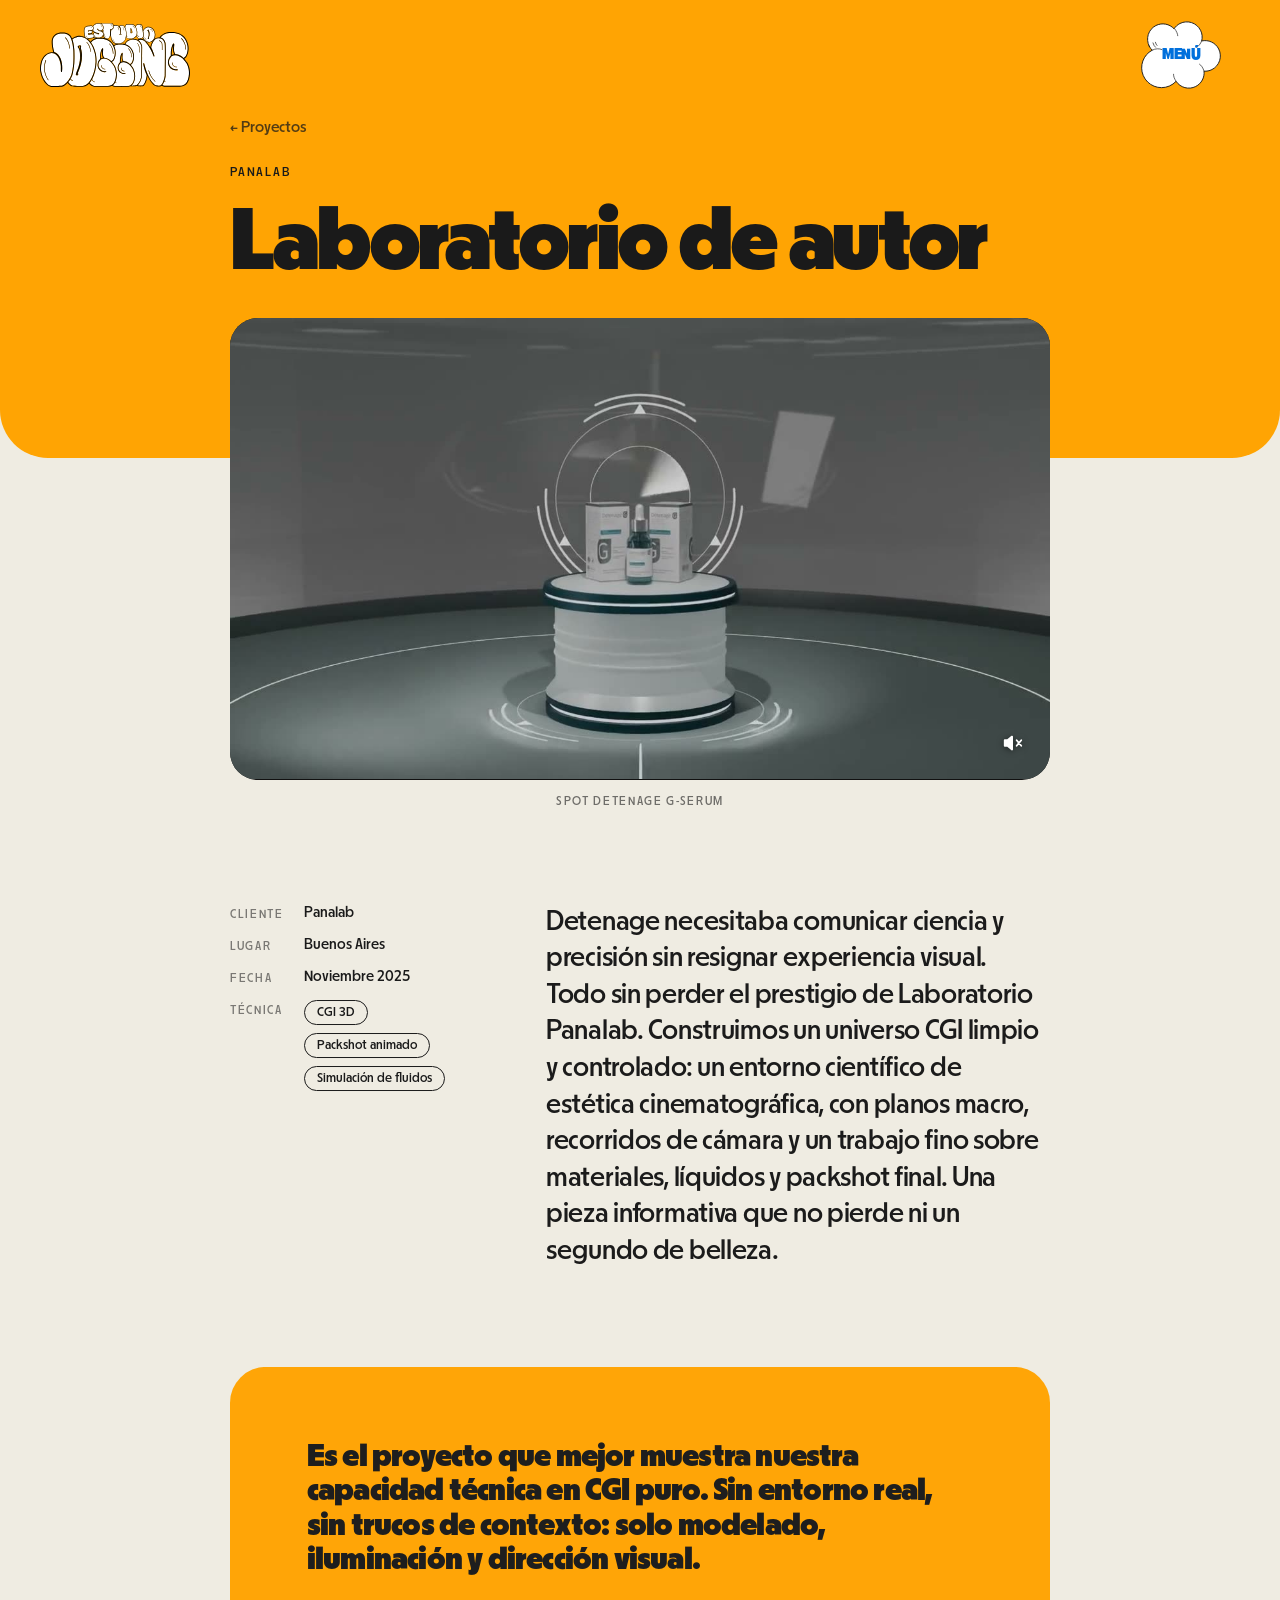
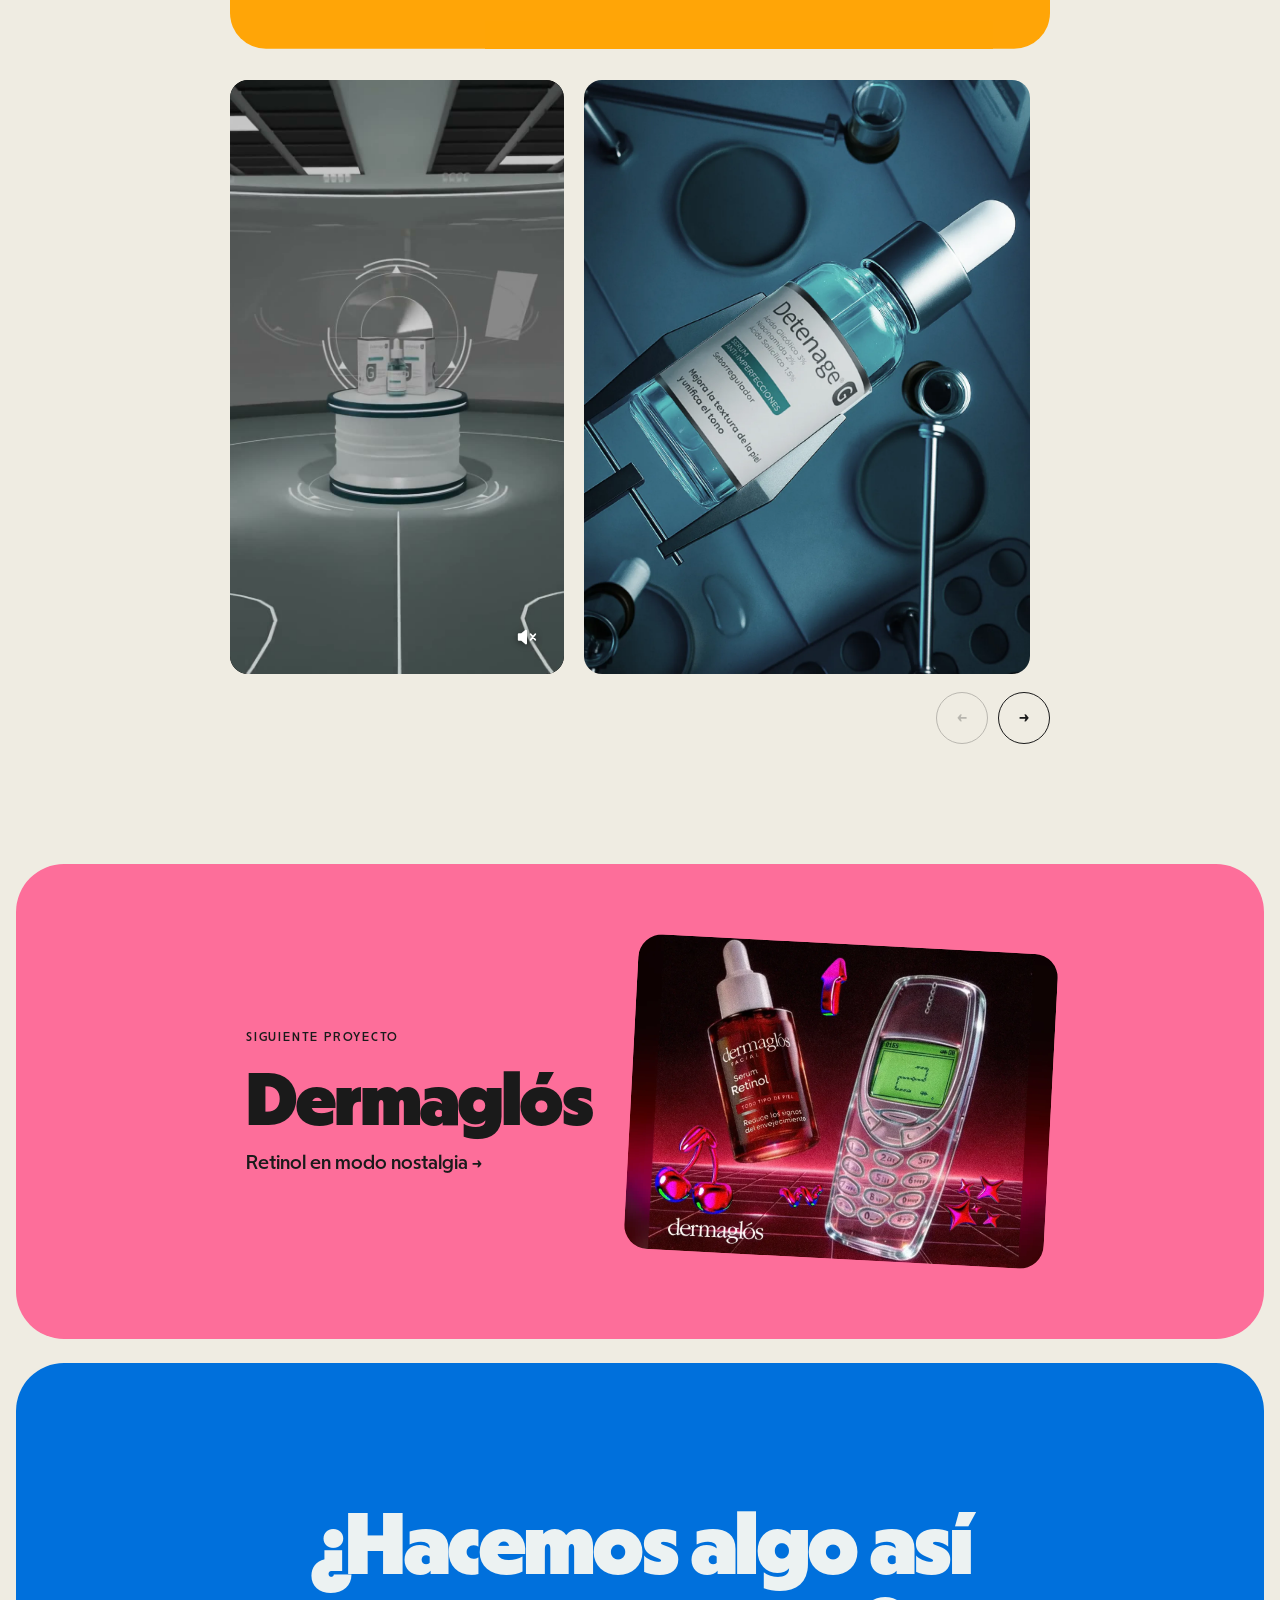
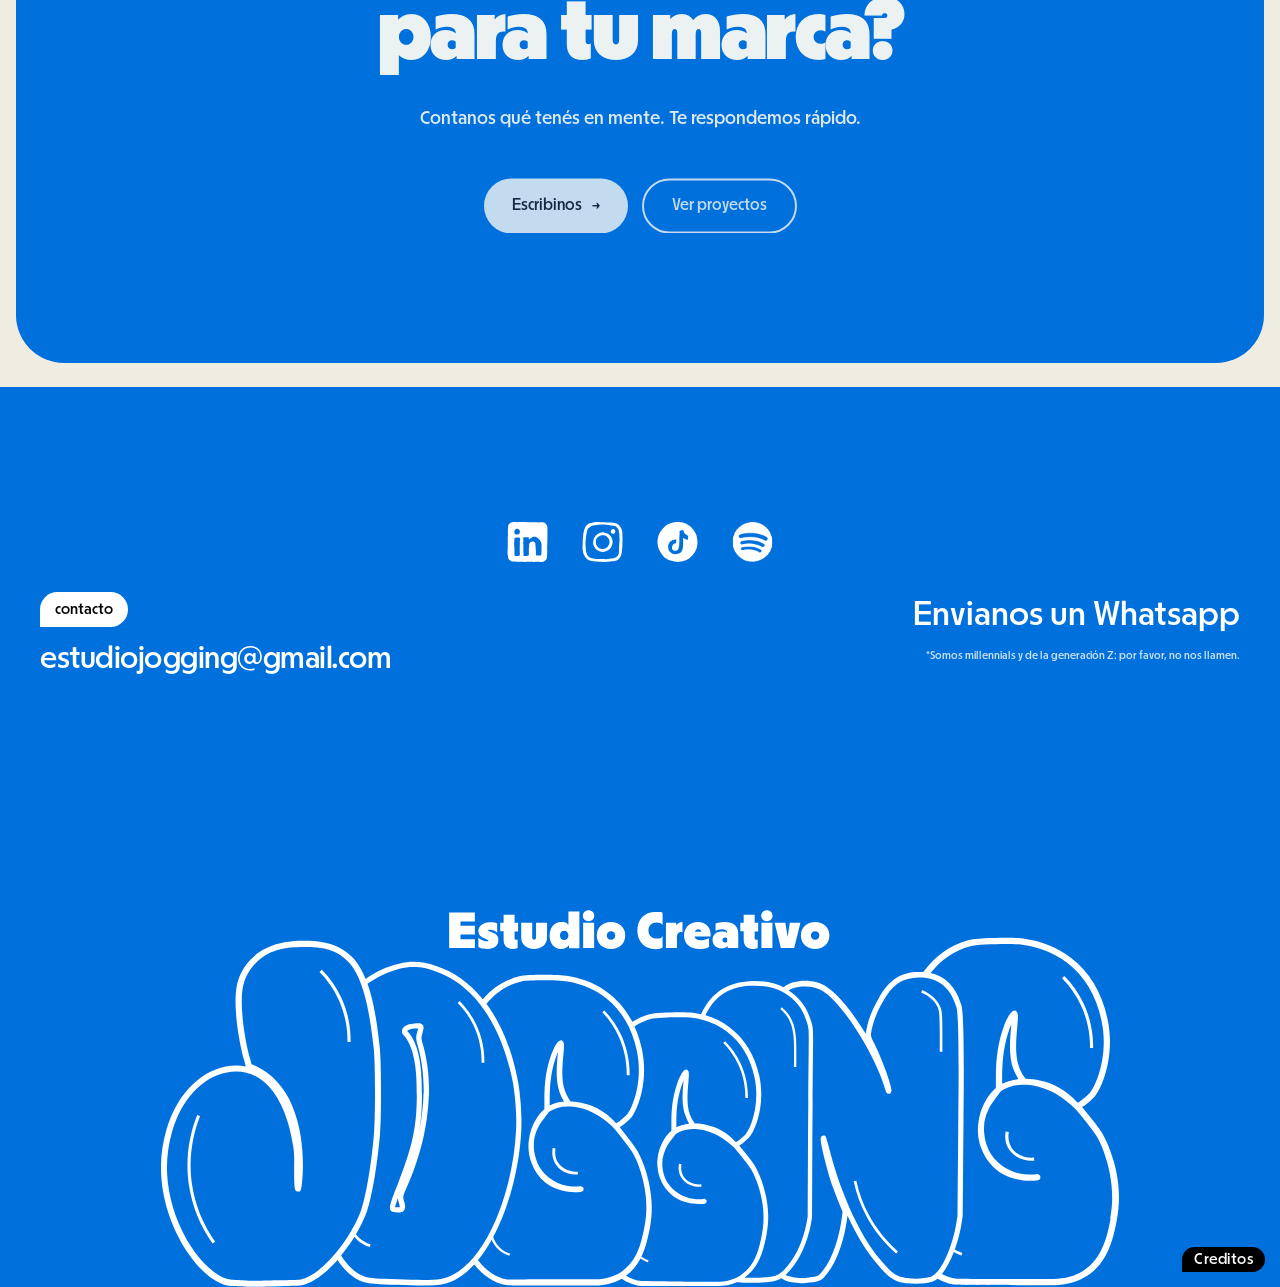
<file: proyectos/panalab-detenage.html>
<!DOCTYPE html><html lang="es"><head><meta charSet="utf-8"/><meta name="viewport" content="width=device-width, initial-scale=1"/><link rel="preload" as="image" href="/logo/Logo%20Estudio%20Jogging.svg"/><link rel="preload" as="image" href="/assets/Nubes/1nube-comic.svg"/><link rel="preload" as="image" href="/assets/VimeoHero SVG/pink-star.svg"/><link rel="preload" as="image" href="/assets/Footer-Sticker SVG/footer-sticker-boom.svg"/><link rel="preload" as="image" href="/assets/VimeoHero SVG/smiley-face.svg"/><link rel="preload" as="image" href="/logo/Logo%20footer%20Jogging.svg"/><link rel="stylesheet" href="/_next/static/css/97ec6eb40619e312.css" data-precedence="next"/><link rel="preload" as="script" fetchPriority="low" href="/_next/static/chunks/webpack-4fbca7a2e4464ff6.js"/><script src="/_next/static/chunks/4bd1b696-5b2b1e7b5478d01a.js" async=""></script><script src="/_next/static/chunks/684-cfde107b9de9b596.js" async=""></script><script src="/_next/static/chunks/main-app-ea6a3e9a393dc346.js" async=""></script><script src="/_next/static/chunks/c15bf2b0-a2dc73281155e045.js" async=""></script><script src="/_next/static/chunks/10-b5f6df9802ed3741.js" async=""></script><script src="/_next/static/chunks/567-5dc2f1ef19723c6b.js" async=""></script><script src="/_next/static/chunks/app/proyectos/%5Bslug%5D/page-4e64024b5d2b6b4d.js" async=""></script><title>Panalab — Laboratorio de autor — Estudio Jogging</title><meta name="description" content="Detenage necesitaba comunicar ciencia y precisión sin resignar experiencia visual. Todo sin perder el prestigio de Laboratorio Panalab. Construimos un universo CGI limpio y controlado: un entorno científico de estética cinematográfica, con planos macro, recorridos de cámara y un trabajo fino sobre materiales, líquidos y packshot final. Una pieza informativa que no pierde ni un segundo de belleza."/><meta name="keywords" content="CGI productos cosméticos, video 3D dermocosmética, packshot CGI Argentina, producción audiovisual cosmética, estudio 3D Buenos Aires, CGI product video, cosmetic CGI studio, 3D packshot animation, high end product visualization, beauty brand CGI"/><meta property="og:title" content="Estudio Jogging"/><meta property="og:description" content="Estudio creativo en movimiento: diseño, comunicación y tecnología 3D para marcas que buscan coherencia, estética y ese &quot;no sé qué&quot; editorial."/><meta property="og:url" content="https://andiflorentin.github.io"/><meta property="og:site_name" content="Estudio Jogging"/><meta property="og:locale" content="es_AR"/><meta property="og:image" content="https://andiflorentin.github.io/assets/Eimg_hero.png"/><meta property="og:type" content="website"/><meta name="twitter:card" content="summary_large_image"/><meta name="twitter:title" content="Estudio Jogging"/><meta name="twitter:description" content="Estudio creativo en movimiento: diseño, comunicación y tecnología 3D para marcas que buscan coherencia, estética y ese &quot;no sé qué&quot; editorial."/><meta name="twitter:image" content="https://andiflorentin.github.io/assets/Eimg_hero.png"/><link rel="icon" href="/logo/Isologo.svg"/><script src="/_next/static/chunks/polyfills-42372ed130431b0a.js" noModule=""></script></head><body><div class="cursor-bubble">click</div><header class="inner-header"><div class="nav-overlay"></div><nav class="navbar"><div class="nav-center" style="cursor:url(&#x27;/assets/Cursor SVG/cursor-pointer.svg&#x27;) 12 12, pointer"><a href="/" aria-label="Inicio"><img class="logo-truus" src="/logo/Logo%20Estudio%20Jogging.svg" alt="Jogging" height="40"/></a></div><div class="nav-left" style="cursor:url(&#x27;/assets/Cursor SVG/cursor-pointer.svg&#x27;) 12 12, pointer"><div class="nav-hover-trigger"><div class="logo-work-container"><img src="/assets/Nubes/1nube-comic.svg" width="60" height="55" class="nav-bar__work-blob-svg" alt="" aria-hidden="true"/><span class="logo-work-text">MENÚ</span></div><div class="nav-popout nav-work-box"><div class="nav-popout-inner"><a href="/nosotros" class="nav-work-item"><div class="nav-work-item__text"><span class="nav-work-badge badge-rosa">Nosotros</span><h4 class="nav-work-title">¿quiénes están detrás del estudio?</h4></div></a><a href="/proyectos" class="nav-work-item"><div class="nav-work-item__text"><span class="nav-work-badge badge-naranja">Proyectos</span><h4 class="nav-work-title">lo que creamos para otras marcas</h4></div></a><a href="/servicios" class="nav-work-item"><div class="nav-work-item__text"><span class="nav-work-badge badge-azul">Servicios</span><h4 class="nav-work-title">¿qué podemos hacer por tu marca?</h4></div></a><a href="#contacto" class="nav-work-item"><div class="nav-work-item__text"><span class="nav-work-badge badge-crema">Contacto</span><h4 class="nav-work-title">¿empezamos algo juntos?</h4></div></a><a href="https://wa.me/5493513091111" target="_blank" rel="noopener noreferrer" class="nav-work-btn"><span class="nav-work-btn__text">Hablemos</span></a></div></div></div></div></nav></header><main class="inner-page"><article class="case"><header class="case__band inner-hero--naranja"><div class="wrap"><a href="/proyectos" class="case__back" data-hero-in="true">← Proyectos</a><span class="inner-eyebrow" data-hero-in="true">Panalab</span><h1 class="inner-hero__title" data-hero-in="true">Laboratorio de autor</h1></div></header><div class="wrap"><div class="case__hero-block" data-hero-in="true"><div class="cb-wide" data-reveal="true"><figure class="case-video "><div class="case-video__frame"><video src="/media/proyectos/panalab-detenage/spot-horizontal.mp4" poster="/media/proyectos/panalab-detenage/spot-horizontal.jpg" muted="" loop="" playsInline="" preload="metadata" aria-label="Spot Detenage G-Serum"></video><button type="button" class="case-video__sound" aria-pressed="false" aria-label="Activar sonido"><svg viewBox="0 0 24 24" width="22" height="22" fill="none" stroke="currentColor" stroke-width="2" stroke-linecap="round" stroke-linejoin="round" aria-hidden="true"><path d="M11 5 6 9H3v6h3l5 4V5z" fill="currentColor"></path><path d="m16 9 5 6M21 9l-5 6"></path></svg></button></div><figcaption>Spot Detenage G-Serum</figcaption></figure></div></div><div class="case__body"><dl class="case__meta" data-reveal="true"><dt>Cliente</dt><dd>Panalab</dd><dt>Lugar</dt><dd>Buenos Aires</dd><dt>Fecha</dt><dd>Noviembre 2025</dd><dt>Técnica</dt><dd><ul class="chips"><li>CGI 3D</li><li>Packshot animado</li><li>Simulación de fluidos</li></ul></dd></dl><div class="case__text"><p class="case__lead" data-reveal="true">Detenage necesitaba comunicar ciencia y precisión sin resignar experiencia visual. Todo sin perder el prestigio de Laboratorio Panalab. Construimos un universo CGI limpio y controlado: un entorno científico de estética cinematográfica, con planos macro, recorridos de cámara y un trabajo fino sobre materiales, líquidos y packshot final. Una pieza informativa que no pierde ni un segundo de belleza.</p></div></div><blockquote class="case__nota case__nota--naranja" data-reveal="true"><img src="/assets/VimeoHero SVG/pink-star.svg" alt="" aria-hidden="true"/><p>Es el proyecto que mejor muestra nuestra capacidad técnica en CGI puro. Sin entorno real, sin trucos de contexto: solo modelado, iluminación y dirección visual.</p></blockquote><div class="case__blocks"><div class="cb-carousel-wrap"><div class="cb-carousel" tabindex="0" aria-label="Piezas del proyecto"><figure class="case-video cb-carousel__item"><div class="case-video__frame"><video src="/media/proyectos/panalab-detenage/spot-v1.mp4" poster="/media/proyectos/panalab-detenage/spot-v1.jpg" muted="" loop="" playsInline="" preload="metadata"></video><button type="button" class="case-video__sound" aria-pressed="false" aria-label="Activar sonido"><svg viewBox="0 0 24 24" width="22" height="22" fill="none" stroke="currentColor" stroke-width="2" stroke-linecap="round" stroke-linejoin="round" aria-hidden="true"><path d="M11 5 6 9H3v6h3l5 4V5z" fill="currentColor"></path><path d="m16 9 5 6M21 9l-5 6"></path></svg></button></div></figure><figure class="case-piece cb-carousel__item"><img class="" src="/media/proyectos/panalab-detenage/carrusel-1.webp" alt="" loading="lazy"/></figure><figure class="case-piece cb-carousel__item"><img class="" src="/media/proyectos/panalab-detenage/carrusel-2.webp" alt="" loading="lazy"/></figure><figure class="case-piece cb-carousel__item"><img class="" src="/media/proyectos/panalab-detenage/carrusel-3.webp" alt="" loading="lazy"/></figure><figure class="case-piece cb-carousel__item"><img class="" src="/media/proyectos/panalab-detenage/carrusel-4.webp" alt="" loading="lazy"/></figure><figure class="case-piece cb-carousel__item"><img class="" src="/media/proyectos/panalab-detenage/carrusel-5.webp" alt="" loading="lazy"/></figure></div><div class="cb-carousel__nav"><button type="button" class="cb-carousel__arrow" disabled="" aria-label="Anterior">←</button><button type="button" class="cb-carousel__arrow" aria-label="Siguiente">→</button></div></div></div></div><a href="/proyectos/dermaglos-retinol" class="case__next inner-hero--rosa"><div class="wrap case__next-inner"><div><span class="inner-eyebrow">Siguiente proyecto</span><strong>Dermaglós</strong><em>Retinol en modo nostalgia<!-- --> →</em></div><div class="case__next-thumb"><img class="" src="/media/proyectos/dermaglos-retinol/cover-dermaglos-retinol.webp" alt="Dermaglós" loading="lazy"/></div></div></a></article><section class="inner-cta" data-nav-dark=""><img src="/assets/Footer-Sticker SVG/footer-sticker-boom.svg" alt="" aria-hidden="true" class="inner-cta__sticker inner-cta__sticker--a"/><img src="/assets/VimeoHero SVG/smiley-face.svg" alt="" aria-hidden="true" class="inner-cta__sticker inner-cta__sticker--b"/><h2 class="inner-cta__title" data-reveal="true">¿Hacemos algo así para tu marca?</h2><p class="inner-cta__text" data-reveal="true">Contanos qué tenés en mente. Te respondemos rápido.</p><div class="inner-cta__actions" data-reveal="true"><a href="mailto:estudiojogging@gmail.com" class="pill-btn pill-btn--light">Escribinos <span aria-hidden="true">→</span></a><a href="/proyectos" class="pill-btn pill-btn--ghost">Ver proyectos</a></div></section></main><footer class="main-footer"><div class="footer-inner" id="contacto"><div class="footer-socials" id="footer-socials"><a href="https://www.linkedin.com/company/105711671/" target="_blank" rel="noopener noreferrer" class="single-social w-inline-block" aria-label="LinkedIn"><svg xmlns="http://www.w3.org/2000/svg" width="30" height="30" viewBox="0 0 40 40" fill="none" data-wiggle-target="" aria-hidden="true"><path d="M35.9969 11.5666C35.9721 11.0166 35.8451 10.4418 35.9164 9.88408C36.0248 9.1955 36.0031 8.51315 35.856 7.82457C35.5029 5.31796 33.4912 3.9003 31.0288 4.22901C29.4848 4.3365 27.9935 4.33494 26.4603 4.23212C25.0355 4.21654 23.6092 4.20875 22.1845 4.11528C21.5278 4.06855 20.8511 4.18695 20.213 4.17604C18.5869 4.09503 16.9299 4.00623 15.3007 4C14.2074 4.07634 13.1063 3.96417 12.0222 4.12775C10.5943 4.13553 9.13087 3.81617 7.73089 4.21966C5.8756 4.53902 4.31146 5.98317 4.46013 7.96166C4.47717 8.73593 4.34089 9.50084 4.30217 10.2735C4.37186 11.3469 4.32385 12.4234 4.32076 13.4952C4.33624 13.9049 4.40283 14.3162 4.39974 14.7259C4.39354 15.2992 4.12408 15.8289 4.16434 16.3991C4.26346 18.0115 4.23093 19.6379 4.17828 21.2596C4.19067 22.3315 4.25107 23.4064 4.22009 24.4689C4.25262 25.6404 4.08226 26.801 4.00018 27.9647C3.99399 29.1814 4.14421 30.4075 4.39664 31.5992C4.5004 32.2489 4.50969 32.9608 4.89066 33.5248C5.22517 34.0716 5.81366 34.4766 6.32471 34.8895C6.64838 35.1465 6.98134 35.4098 7.3778 35.5391C8.50522 35.7946 9.69768 35.5827 10.8437 35.7042C11.9804 35.8024 13.0985 35.8647 14.2383 35.8117C16.5799 35.98 18.9416 35.9161 21.294 35.8818C23.2283 35.8008 25.1703 36.0376 27.1045 35.8678C28.9227 35.846 30.7795 36.2168 32.5651 35.8039C33.7064 35.3646 34.9128 34.6246 35.3341 33.4017C35.5695 32.7131 35.6066 31.9778 35.6531 31.2565C35.7956 29.0334 35.8018 26.8166 35.7042 24.5982C35.8467 23.1073 35.7971 21.5852 35.8715 20.0835C36.0232 17.2512 35.8513 14.4097 36 11.5915V11.5619L35.9969 11.5666ZM9.43286 12.1227C9.42666 11.5681 9.50255 10.9948 9.82157 10.5353C10.4209 9.63793 11.7047 9.08177 12.651 9.64884C14.0928 10.339 14.3901 12.4951 13.289 13.5996C13.0459 13.8551 12.716 13.9657 12.366 13.9844C11.6846 13.9844 10.8421 14.2041 10.2691 13.7741C9.81693 13.3519 9.42821 12.7802 9.43286 12.1492V12.1212V12.1227ZM13.9936 18.7452C13.9782 18.9493 13.9209 19.1503 13.8775 19.3513C13.718 20.0944 13.8883 20.8624 13.8574 21.6164C13.7861 23.6292 13.7335 25.6544 13.8109 27.6703C13.8403 28.4149 13.8728 29.1658 13.8992 29.9105C13.9658 30.624 13.5848 31.1272 12.86 31.1926C12.0423 31.2752 11.22 31.2783 10.3961 31.1817C10.1886 31.1552 9.97024 31.0851 9.82931 30.9371C9.52578 30.6084 9.57069 30.0211 9.55985 29.5833C9.57688 28.7312 9.6187 27.8401 9.54127 26.9879C9.49945 26.5362 9.57998 26.089 9.56295 25.6373C9.40189 24.1417 9.37866 22.6259 9.3229 21.121C9.34613 20.1177 9.47003 19.1145 9.501 18.1081C9.55675 17.5675 9.40808 16.7013 10.057 16.5066C11.0961 16.3742 12.1415 16.4162 13.2255 16.3601C13.7613 16.3477 13.9472 16.6639 13.9038 17.2045C13.8465 17.7155 14.0076 18.2125 13.9967 18.7203V18.7484L13.9936 18.7452ZM31.1667 27.6111C31.097 28.3713 31.1403 29.1658 31.0877 29.9292C31.0877 30.3561 30.795 30.6957 30.366 30.7299C29.4074 30.8795 28.4395 30.7408 27.4514 30.7814C27.0689 30.8187 26.7561 30.691 26.7638 30.2501C26.7437 28.6112 26.8552 26.9568 26.5377 25.335C26.4634 24.9518 26.468 24.5639 26.4928 24.176C26.5439 23.3784 26.2884 22.5979 26.2698 21.808C26.2466 21.3422 26.2698 20.7923 25.957 20.4215C24.9984 19.5164 23.6371 19.2905 22.519 20.0492C20.9533 21.0088 21.3126 23.1182 21.1624 24.6994C21.1701 25.2743 21.0617 25.8336 21.0183 26.4006C21.1747 27.7264 21.0369 29.1082 21.0648 30.4402C21.0849 30.853 20.7411 31.0555 20.3663 31.0524C19.3752 31.1256 18.4243 31.2004 17.4673 31.269C17.3031 31.2783 17.1126 31.2643 16.9856 31.1771C16.8432 31.0883 16.7998 30.8686 16.8075 30.6848C16.8199 30.3358 16.8633 29.9697 16.8463 29.6098C16.7162 28.0909 16.6233 26.5844 16.7146 25.0515C16.7502 23.6074 16.6914 22.1601 16.5737 20.7222C16.7162 19.4151 16.6279 18.0909 16.5814 16.773C16.5706 16.3944 16.8122 16.2137 17.1544 16.1919C18.333 16.061 20.0938 16.1124 20.9858 16.3041C21.5139 16.4022 21.1004 16.8244 21.0462 17.2918C21.0354 17.3821 21.0307 17.4834 21.0431 17.5706C21.0725 17.904 21.3343 17.9492 21.5557 17.7389C22.1922 17.0908 22.9325 16.4131 23.8229 16.1265C25.2601 15.6124 26.959 15.6389 28.1127 16.7574C29.7249 17.9352 29.8735 18.1221 30.7067 19.9666C31.3246 21.1475 31.3355 22.4623 31.2023 23.746C31.1729 24.3785 31.1883 25.0297 31.145 25.6747C31.1465 26.3305 31.3091 26.9412 31.1744 27.5799L31.1713 27.6095L31.1667 27.6111Z" fill="currentColor"/></svg></a><a href="https://www.instagram.com/estudiojogging" target="_blank" rel="noopener noreferrer" class="single-social w-inline-block" aria-label="Instagram"><svg xmlns="http://www.w3.org/2000/svg" width="30" height="30" viewBox="0 0 40 40" fill="none" data-wiggle-target="" aria-hidden="true"><path d="M35.9653 20.2209C35.9393 17.6695 36.1018 15.1165 35.8873 12.5586C35.7589 10.8912 35.2828 9.24659 34.3662 7.94651C33.3083 6.48229 31.714 5.09445 29.8338 4.89131C28.719 4.7808 27.7 4.3274 26.5511 4.42165C26.0603 4.4444 25.5776 4.38103 25.0933 4.31765C24.5099 4.26077 23.8973 4.38265 23.3009 4.32902C21.6644 4.22989 20.0263 4.0625 18.3882 4.14213C17.5285 4.01538 16.6525 4.04625 15.7896 4.01538C15.3557 3.98937 14.9202 3.991 14.4895 4.0625C13.2171 4.27539 11.9397 4.51591 10.6673 4.74992C10.1326 4.84906 9.58821 4.97256 9.1023 5.21958C8.34663 5.60961 7.75509 6.27427 7.10017 6.81056C6.78165 7.0982 6.56389 7.46873 6.40463 7.862C6.08123 8.64368 5.6327 9.37823 5.39056 10.1973C5.15329 11.2195 4.80227 12.2205 4.70152 13.2622C4.39275 16.6343 4.00922 19.9983 4.08397 23.3915C4.09535 23.9733 3.98809 24.5551 4.0011 25.1271C4.09698 26.3622 4.38137 27.5859 4.62839 28.7999C4.78277 29.5328 5.03466 30.2446 5.40844 30.8946C6.48263 32.6904 8.01023 34.7851 10.313 34.946C12.9116 35.1947 15.4776 35.7456 18.0891 35.8626C19.5891 35.9016 21.094 36.1697 22.6021 35.9812C23.01 35.9341 23.4162 35.8821 23.8274 35.8626C24.2223 35.8366 24.5652 35.874 24.9113 35.8447C25.5988 35.7764 26.2764 35.5408 26.9622 35.4677C28.3907 35.4027 29.8468 35.2759 31.168 34.7299C33.0629 34.1156 34.0396 32.8805 34.701 31.0506C35.4274 29.2842 35.611 27.3779 35.6452 25.4798C35.7167 24.7469 35.9101 24.0221 35.9279 23.281C35.9588 22.7203 35.8304 22.1564 35.8499 21.6088C35.8629 21.1554 35.9686 20.7052 35.9637 20.2518V20.2209H35.9653ZM33.6642 19.3304C33.5163 20.0584 33.3911 20.7231 33.4301 21.4788C33.2221 23.3704 33.3993 25.2961 33.1913 27.1829C33.1458 28.6114 33.0531 30.2153 31.9594 31.27C31.3858 31.8356 30.7698 32.4011 30.0304 32.6579C29.5543 32.8383 29.0391 32.8789 28.5353 32.9276C27.9633 32.9861 27.4091 33.1308 26.842 33.2153C25.0121 33.4948 23.1822 33.8426 21.3247 33.6541C20.0506 33.6151 18.7749 33.6004 17.5009 33.5501C16.1731 33.4948 14.8536 33.4298 13.5307 33.3274C12.3964 33.2299 11.2361 33.1665 10.2041 32.6757C7.34719 31.3107 6.80603 27.8443 6.58176 25.0101C6.429 22.5416 6.26974 20.0227 6.61264 17.572C6.89703 15.2107 7.20255 12.8543 7.78434 10.5369C8.07361 9.36035 9.04867 8.66481 9.99774 7.98226C10.7307 7.44273 11.5676 7.08358 12.424 6.79918C13.0887 6.52941 13.8249 6.58142 14.5188 6.50341C15.8579 6.25477 17.2165 6.10689 18.5783 6.07764C20.1205 6.06139 21.6676 6.07764 23.2034 6.20602C25.0316 6.43028 26.842 6.75368 28.68 6.91782C29.8939 7.01857 31.0786 7.4931 31.8002 8.52667C32.2828 9.17346 32.7183 9.86413 32.9556 10.6312C33.1246 11.135 33.1197 11.6843 33.1994 12.2108C33.4854 13.2899 33.4838 14.4031 33.5455 15.5114C33.6918 16.3272 33.5797 17.143 33.6203 17.962C33.6495 18.4073 33.7113 18.8575 33.6674 19.3028L33.6642 19.3336V19.3304Z" fill="currentColor"/><path d="M27.7674 17.988C27.3595 16.1712 26.1066 14.6907 24.6391 13.6392C23.7875 13.0591 22.7751 12.6853 21.7318 12.5114C21.2166 12.4253 20.721 12.2482 20.2318 12.253C18.4442 12.3505 16.7622 13.0851 15.3695 14.1934C14.8722 14.5542 14.5147 15.0271 14.1393 15.5146C13.8581 15.8673 13.5607 16.2215 13.356 16.6148C13.0358 17.2145 12.8717 17.8791 12.7384 18.5406C12.5792 19.3174 12.4427 20.1445 12.5174 20.9408C12.7628 23.5703 14.6723 26.2419 17.1246 27.2771C17.8039 27.6103 18.4621 27.8199 19.1999 27.8345C20.7242 28.1547 22.3184 27.9451 23.6413 27.0935C24.4587 26.567 25.3509 26.0876 26.0204 25.366C27.3238 23.8839 28.0144 22.0882 28.0924 20.0649C28.1705 19.345 27.9982 18.721 27.7772 18.0189L27.769 17.9864L27.7674 17.988ZM25.4711 21.2854C25.073 22.54 24.1434 24.2366 22.9311 24.872C22.034 25.3091 21.0249 25.5171 20.0384 25.6407C19.1527 25.6195 18.1874 25.5009 17.4626 25.0264C17.1831 24.8411 16.9296 24.6217 16.6761 24.4007C14.5407 22.7382 14.084 19.6066 15.2752 17.2681C15.493 16.8098 15.8635 16.4539 16.273 16.163C17.2205 15.4756 18.1809 14.8532 19.3201 14.6647C20.1619 14.5038 20.9907 14.7589 21.826 14.8597C23.053 15.0433 23.8217 15.929 24.514 16.857C25.4663 18.0579 25.9083 19.7643 25.4809 21.2561L25.4728 21.287L25.4711 21.2854Z" fill="currentColor"/><path d="M30.2261 11.8094C29.8621 13.3451 28.991 13.766 27.5382 13.1468C26.4754 12.708 26.2137 11.4583 26.971 10.6149C27.4846 10.0396 28.2012 9.35057 29.0414 9.69835C29.2705 9.80885 29.4412 10.0006 29.6281 10.1696C30.1058 10.5759 30.4292 11.1414 30.2326 11.7769L30.2245 11.8077L30.2261 11.8094Z" fill="currentColor"/></svg></a><a href="https://www.tiktok.com/@estudiojogging" target="_blank" rel="noopener noreferrer" class="single-social w-inline-block" aria-label="TikTok"><svg xmlns="http://www.w3.org/2000/svg" width="30" height="30" viewBox="0 0 40 40" fill="none" data-wiggle-target="" aria-hidden="true"><path d="M35.7673 17.7056C35.5701 16.7041 35.4805 15.6928 35.2035 14.7093C34.9706 13.9378 34.6056 13.2315 34.2195 12.5366C33.5922 11.3378 32.7581 10.2775 31.8962 9.22711C31.2087 8.3773 30.4299 7.59599 29.5322 6.96965C27.8932 5.91758 26.1075 5.03189 24.2519 4.4349C23.302 4.17392 22.3277 4.03038 21.3404 4.04996C20.4753 4.04506 19.6102 3.9733 18.7483 4.01081C17.049 4.05975 15.4019 4.61922 13.8166 5.16074C12.51 5.59951 11.363 6.38082 10.26 7.19148C9.825 7.50628 9.50404 7.9369 9.12769 8.31531C7.22801 10.0394 5.69979 12.2332 4.89495 14.6848C4.6082 15.6194 4.47135 16.572 4.19763 17.5115C4.051 18.0057 3.99398 18.5147 4.0005 19.0285C4.00701 20.1311 3.97117 21.2011 4.15202 22.2874C4.49253 24.9608 5.62973 27.2362 7.15632 29.3844C7.60599 30.0221 8.15504 30.5718 8.61774 31.1982C8.97128 31.6794 9.35741 32.154 9.84455 32.5047C10.304 32.857 10.8351 33.0479 11.3386 33.3431C11.899 33.6693 12.3976 34.1081 13.0069 34.3185C13.4468 34.4653 13.8769 34.6349 14.2858 34.8551C15.3237 35.382 16.5407 35.3624 17.6502 35.6805C18.9389 36.0181 20.2521 36.0899 21.5441 35.8876C22.3799 35.8061 23.2271 35.7637 24.0172 35.457C24.7048 35.1667 25.4835 35.1145 26.176 34.8682C26.4643 34.7605 26.7283 34.6039 26.9906 34.4441C27.8117 33.9319 28.7062 33.529 29.4638 32.9043C30.3468 32.141 31.2413 31.4102 32.0624 30.5718C32.5381 30.0303 32.8069 29.3469 33.3576 28.8641C34.0191 28.1072 34.3205 27.1188 34.8419 26.269C35.2785 25.4208 35.4414 24.4715 35.6402 23.5026C36.0605 21.5632 36.1224 19.7331 35.7738 17.7382L35.7689 17.7056H35.7673ZM28.4602 16.8591C28.3103 17.2326 28.4227 17.8459 28.1425 18.1085C27.204 18.575 25.9984 17.6159 25.2669 17.0467C24.8009 16.6405 24.4571 16.9178 24.4213 17.4805C24.3936 17.7823 24.4474 18.0857 24.4848 18.3874C24.6152 19.3155 24.5793 20.2551 24.5419 21.188C24.4278 23.9071 24.3105 27.4254 21.7282 29.0109C21.0227 29.4284 20.2097 29.5866 19.4049 29.6796C18.5805 29.8329 17.7887 29.8982 16.9887 29.6258C14.3966 29.0386 12.3633 26.7795 12.5784 24.0262C12.5572 23.4031 12.4513 22.7376 12.668 22.1439C13.0981 21.1587 13.6227 20.1833 14.4357 19.4297C15.5518 18.6158 16.8698 17.965 18.2775 17.9372C18.8086 17.9063 19.0676 18.3401 19.0367 18.8246C19.0236 19.3563 19.0106 19.8815 18.9471 20.4019C18.8118 21.1815 17.7968 21.1375 17.2347 21.4849C15.9118 22.139 15.1053 24.7439 15.9607 25.9786C17.0164 27.4287 19.4277 27.2134 20.4997 25.9036C20.648 25.6883 20.7295 25.4273 20.8077 25.1794C21.052 24.3687 21.3714 23.5662 21.3534 22.6985C21.342 22.2532 21.3241 21.8095 21.3925 21.3675C21.6125 19.8962 21.4691 18.4266 21.4561 16.952C21.4561 15.8021 21.6532 14.6522 21.6891 13.5039C21.7102 12.8808 21.6793 12.2642 21.6565 11.6346C21.6418 11.359 21.6923 11.0442 21.9807 10.9332C22.6943 10.7669 23.5659 10.594 24.317 10.6674C24.8221 10.7636 24.9149 11.359 25.0665 11.7798C26.0326 14.9197 29.397 14.078 28.4683 16.8297L28.4602 16.8607V16.8591Z" fill="currentColor"/></svg></a><a href="https://open.spotify.com/user/luprior?si=7eTq3ZZzTN258uYBUUpZNw" target="_blank" rel="noopener noreferrer" class="single-social w-inline-block" aria-label="Spotify"><span class="social-mask" data-wiggle-target="" style="-webkit-mask-image:url(/assets/spotify-icon.png);mask-image:url(/assets/spotify-icon.png)" aria-hidden="true"></span></a></div><div class="footer-top"><div class="footer-column"><div class="footer-contact-group footer-contact-group--left"><span class="footer-badge">contacto</span><a href="mailto:estudiojogging@gmail.com" class="footer-email">estudiojogging@gmail.com</a></div><div class="footer-contact-group footer-contact-group--right"><a href="https://wa.me/5493513091111" target="_blank" rel="noopener noreferrer" class="footer-whatsapp">Envianos un Whatsapp</a><p class="footer-note">*Somos millennials y de la generación Z:<!-- --> <br class="footer-note__br"/>por favor, no nos llamen.</p></div></div></div><div class="footer-bottom"><div class="footer-big-text"><img src="/logo/Logo%20footer%20Jogging.svg" alt="Jogging" class="footer-logo__svg"/></div><div class="footer-bottom-row"><div></div><div class="footer-credits-wrapper"><div class="credits-box"><div class="credits-content"><div class="credits-item credit-wiggle"><div class="overflow-wrapper"><span class="credits-label">Diseño y desarrollo</span></div><div class="overflow-wrapper"><a href="#" class="credits-name" data-wiggle-target="true">Florentin</a></div></div><div class="credits-item credit-wiggle"><div class="overflow-wrapper"><span class="credits-label">Ilustración</span></div><div class="overflow-wrapper"><a href="#" class="credits-name" data-wiggle-target="true">Mica</a></div></div></div></div><a href="#" class="footer-credits">Creditos</a></div></div></div></div></footer><script src="/_next/static/chunks/webpack-4fbca7a2e4464ff6.js" async=""></script><script>(self.__next_f=self.__next_f||[]).push([0])</script><script>self.__next_f.push([1,"1:\"$Sreact.fragment\"\n2:I[7555,[],\"\"]\n3:I[1295,[],\"\"]\n5:I[9665,[],\"OutletBoundary\"]\n8:I[9665,[],\"ViewportBoundary\"]\na:I[9665,[],\"MetadataBoundary\"]\nc:I[6614,[],\"\"]\n:HL[\"/_next/static/css/97ec6eb40619e312.css\",\"style\"]\n"])</script><script>self.__next_f.push([1,"0:{\"P\":null,\"b\":\"tNubZ82Tk8Jbb1uHswJCd\",\"p\":\"\",\"c\":[\"\",\"proyectos\",\"panalab-detenage\"],\"i\":false,\"f\":[[[\"\",{\"children\":[\"proyectos\",{\"children\":[[\"slug\",\"panalab-detenage\",\"d\"],{\"children\":[\"__PAGE__\",{}]}]}]},\"$undefined\",\"$undefined\",true],[\"\",[\"$\",\"$1\",\"c\",{\"children\":[[[\"$\",\"link\",\"0\",{\"rel\":\"stylesheet\",\"href\":\"/_next/static/css/97ec6eb40619e312.css\",\"precedence\":\"next\",\"crossOrigin\":\"$undefined\",\"nonce\":\"$undefined\"}]],[\"$\",\"html\",null,{\"lang\":\"es\",\"children\":[\"$\",\"body\",null,{\"children\":[\"$\",\"$L2\",null,{\"parallelRouterKey\":\"children\",\"error\":\"$undefined\",\"errorStyles\":\"$undefined\",\"errorScripts\":\"$undefined\",\"template\":[\"$\",\"$L3\",null,{}],\"templateStyles\":\"$undefined\",\"templateScripts\":\"$undefined\",\"notFound\":[[[\"$\",\"title\",null,{\"children\":\"404: This page could not be found.\"}],[\"$\",\"div\",null,{\"style\":{\"fontFamily\":\"system-ui,\\\"Segoe UI\\\",Roboto,Helvetica,Arial,sans-serif,\\\"Apple Color Emoji\\\",\\\"Segoe UI Emoji\\\"\",\"height\":\"100vh\",\"textAlign\":\"center\",\"display\":\"flex\",\"flexDirection\":\"column\",\"alignItems\":\"center\",\"justifyContent\":\"center\"},\"children\":[\"$\",\"div\",null,{\"children\":[[\"$\",\"style\",null,{\"dangerouslySetInnerHTML\":{\"__html\":\"body{color:#000;background:#fff;margin:0}.next-error-h1{border-right:1px solid rgba(0,0,0,.3)}@media (prefers-color-scheme:dark){body{color:#fff;background:#000}.next-error-h1{border-right:1px solid rgba(255,255,255,.3)}}\"}}],[\"$\",\"h1\",null,{\"className\":\"next-error-h1\",\"style\":{\"display\":\"inline-block\",\"margin\":\"0 20px 0 0\",\"padding\":\"0 23px 0 0\",\"fontSize\":24,\"fontWeight\":500,\"verticalAlign\":\"top\",\"lineHeight\":\"49px\"},\"children\":404}],[\"$\",\"div\",null,{\"style\":{\"display\":\"inline-block\"},\"children\":[\"$\",\"h2\",null,{\"style\":{\"fontSize\":14,\"fontWeight\":400,\"lineHeight\":\"49px\",\"margin\":0},\"children\":\"This page could not be found.\"}]}]]}]}]],[]],\"forbidden\":\"$undefined\",\"unauthorized\":\"$undefined\"}]}]}]]}],{\"children\":[\"proyectos\",[\"$\",\"$1\",\"c\",{\"children\":[null,[\"$\",\"$L2\",null,{\"parallelRouterKey\":\"children\",\"error\":\"$undefined\",\"errorStyles\":\"$undefined\",\"errorScripts\":\"$undefined\",\"template\":[\"$\",\"$L3\",null,{}],\"templateStyles\":\"$undefined\",\"templateScripts\":\"$undefined\",\"notFound\":\"$undefined\",\"forbidden\":\"$undefined\",\"unauthorized\":\"$undefined\"}]]}],{\"children\":[[\"slug\",\"panalab-detenage\",\"d\"],[\"$\",\"$1\",\"c\",{\"children\":[null,[\"$\",\"$L2\",null,{\"parallelRouterKey\":\"children\",\"error\":\"$undefined\",\"errorStyles\":\"$undefined\",\"errorScripts\":\"$undefined\",\"template\":[\"$\",\"$L3\",null,{}],\"templateStyles\":\"$undefined\",\"templateScripts\":\"$undefined\",\"notFound\":\"$undefined\",\"forbidden\":\"$undefined\",\"unauthorized\":\"$undefined\"}]]}],{\"children\":[\"__PAGE__\",[\"$\",\"$1\",\"c\",{\"children\":[\"$L4\",\"$undefined\",null,[\"$\",\"$L5\",null,{\"children\":[\"$L6\",\"$L7\",null]}]]}],{},null,false]},null,false]},null,false]},null,false],[\"$\",\"$1\",\"h\",{\"children\":[null,[\"$\",\"$1\",\"9hoVAoXdkMiPORuY2N3SP\",{\"children\":[[\"$\",\"$L8\",null,{\"children\":\"$L9\"}],null]}],[\"$\",\"$La\",null,{\"children\":\"$Lb\"}]]}],false]],\"m\":\"$undefined\",\"G\":[\"$c\",\"$undefined\"],\"s\":false,\"S\":true}\n"])</script><script>self.__next_f.push([1,"d:I[9616,[\"592\",\"static/chunks/c15bf2b0-a2dc73281155e045.js\",\"10\",\"static/chunks/10-b5f6df9802ed3741.js\",\"567\",\"static/chunks/567-5dc2f1ef19723c6b.js\",\"235\",\"static/chunks/app/proyectos/%5Bslug%5D/page-4e64024b5d2b6b4d.js\"],\"default\"]\ne:I[461,[\"592\",\"static/chunks/c15bf2b0-a2dc73281155e045.js\",\"10\",\"static/chunks/10-b5f6df9802ed3741.js\",\"567\",\"static/chunks/567-5dc2f1ef19723c6b.js\",\"235\",\"static/chunks/app/proyectos/%5Bslug%5D/page-4e64024b5d2b6b4d.js\"],\"default\"]\nf:I[3701,[\"592\",\"static/chunks/c15bf2b0-a2dc73281155e045.js\",\"10\",\"static/chunks/10-b5f6df9802ed3741.js\",\"567\",\"static/chunks/567-5dc2f1ef19723c6b.js\",\"235\",\"static/chunks/app/proyectos/%5Bslug%5D/page-4e64024b5d2b6b4d.js\"],\"default\"]\n10:I[995,[\"592\",\"static/chunks/c15bf2b0-a2dc73281155e045.js\",\"10\",\"static/chunks/10-b5f6df9802ed3741.js\",\"567\",\"static/chunks/567-5dc2f1ef19723c6b.js\",\"235\",\"static/chunks/app/proyectos/%5Bslug%5D/page-4e64024b5d2b6b4d.js\"],\"default\"]\n11:I[2762,[\"592\",\"static/chunks/c15bf2b0-a2dc73281155e045.js\",\"10\",\"static/chunks/10-b5f6df9802ed3741.js\",\"567\",\"static/chunks/567-5dc2f1ef19723c6b.js\",\"235\",\"static/chunks/app/proyectos/%5Bslug%5D/page-4e64024b5d2b6b4d.js\"],\"default\"]\n12:I[8247,[\"592\",\"static/chunks/c15bf2b0-a2dc73281155e045.js\",\"10\",\"static/chunks/10-b5f6df9802ed3741.js\",\"567\",\"static/chunks/567-5dc2f1ef19723c6b.js\",\"235\",\"static/chunks/app/proyectos/%5Bslug%5D/page-4e64024b5d2b6b4d.js\"],\"default\"]\n13:I[2936,[\"592\",\"static/chunks/c15bf2b0-a2dc73281155e045.js\",\"10\",\"static/chunks/10-b5f6df9802ed3741.js\",\"567\",\"static/chunks/567-5dc2f1ef19723c6b.js\",\"235\",\"static/chunks/app/proyectos/%5Bslug%5D/page-4e64024b5d2b6b4d.js\"],\"default\"]\n"])</script><script>self.__next_f.push([1,"4:[[\"$\",\"$Ld\",null,{}],[\"$\",\"$Le\",null,{}],[\"$\",\"$Lf\",null,{}],[\"$\",\"header\",null,{\"className\":\"inner-header\",\"children\":[\"$\",\"$L10\",null,{}]}],[\"$\",\"main\",null,{\"className\":\"inner-page\",\"children\":[[\"$\",\"article\",null,{\"className\":\"case\",\"children\":[[\"$\",\"header\",null,{\"className\":\"case__band inner-hero--naranja\",\"children\":[\"$\",\"div\",null,{\"className\":\"wrap\",\"children\":[[\"$\",\"a\",null,{\"href\":\"/proyectos\",\"className\":\"case__back\",\"data-hero-in\":true,\"children\":\"← Proyectos\"}],[[\"$\",\"span\",null,{\"className\":\"inner-eyebrow\",\"data-hero-in\":true,\"children\":\"Panalab\"}],[\"$\",\"h1\",null,{\"className\":\"inner-hero__title\",\"data-hero-in\":true,\"children\":\"Laboratorio de autor\"}]]]}]}],[\"$\",\"div\",null,{\"className\":\"wrap\",\"children\":[[\"$\",\"div\",null,{\"className\":\"case__hero-block\",\"data-hero-in\":true,\"children\":[\"$\",\"div\",null,{\"className\":\"cb-wide\",\"data-reveal\":true,\"children\":[\"$\",\"$L11\",null,{\"src\":\"/media/proyectos/panalab-detenage/spot-horizontal.mp4\",\"poster\":\"/media/proyectos/panalab-detenage/spot-horizontal.jpg\",\"label\":\"Spot Detenage G-Serum\",\"className\":\"\"}]}]}],[\"$\",\"div\",null,{\"className\":\"case__body\",\"children\":[[\"$\",\"dl\",null,{\"className\":\"case__meta\",\"data-reveal\":true,\"children\":[[\"$\",\"dt\",null,{\"children\":\"Cliente\"}],[\"$\",\"dd\",null,{\"children\":\"Panalab\"}],[\"$\",\"dt\",null,{\"children\":\"Lugar\"}],[\"$\",\"dd\",null,{\"children\":\"Buenos Aires\"}],[[\"$\",\"dt\",null,{\"children\":\"Fecha\"}],[\"$\",\"dd\",null,{\"children\":\"Noviembre 2025\"}]],[\"$\",\"dt\",null,{\"children\":\"Técnica\"}],[\"$\",\"dd\",null,{\"children\":[\"$\",\"ul\",null,{\"className\":\"chips\",\"children\":[[\"$\",\"li\",\"CGI 3D\",{\"children\":\"CGI 3D\"}],[\"$\",\"li\",\"Packshot animado\",{\"children\":\"Packshot animado\"}],[\"$\",\"li\",\"Simulación de fluidos\",{\"children\":\"Simulación de fluidos\"}]]}]}]]}],[\"$\",\"div\",null,{\"className\":\"case__text\",\"children\":[[\"$\",\"p\",\"Detenage necesitaba comunicar ciencia y precisión sin resignar experiencia visual. Todo sin perder el prestigio de Laboratorio Panalab. Construimos un universo CGI limpio y controlado: un entorno científico de estética cinematográfica, con planos macro, recorridos de cámara y un trabajo fino sobre materiales, líquidos y packshot final. Una pieza informativa que no pierde ni un segundo de belleza.\",{\"className\":\"case__lead\",\"data-reveal\":true,\"children\":\"Detenage necesitaba comunicar ciencia y precisión sin resignar experiencia visual. Todo sin perder el prestigio de Laboratorio Panalab. Construimos un universo CGI limpio y controlado: un entorno científico de estética cinematográfica, con planos macro, recorridos de cámara y un trabajo fino sobre materiales, líquidos y packshot final. Una pieza informativa que no pierde ni un segundo de belleza.\"}]]}]]}],[\"$\",\"blockquote\",null,{\"className\":\"case__nota case__nota--naranja\",\"data-reveal\":true,\"children\":[[\"$\",\"img\",null,{\"src\":\"/assets/VimeoHero SVG/pink-star.svg\",\"alt\":\"\",\"aria-hidden\":\"true\"}],[\"$\",\"p\",null,{\"children\":\"Es el proyecto que mejor muestra nuestra capacidad técnica en CGI puro. Sin entorno real, sin trucos de contexto: solo modelado, iluminación y dirección visual.\"}]]}],[\"$\",\"div\",null,{\"className\":\"case__blocks\",\"children\":[[\"$\",\"$L12\",\"0\",{\"children\":[[\"$\",\"$L11\",\"spot-v1.mp4\",{\"src\":\"/media/proyectos/panalab-detenage/spot-v1.mp4\",\"poster\":\"/media/proyectos/panalab-detenage/spot-v1.jpg\",\"label\":\"$undefined\",\"className\":\"cb-carousel__item\"}],[\"$\",\"figure\",\"carrusel-1.webp\",{\"className\":\"case-piece cb-carousel__item\",\"children\":[[\"$\",\"img\",null,{\"className\":\"\",\"src\":\"/media/proyectos/panalab-detenage/carrusel-1.webp\",\"alt\":\"\",\"loading\":\"lazy\"}],\"$undefined\"]}],[\"$\",\"figure\",\"carrusel-2.webp\",{\"className\":\"case-piece cb-carousel__item\",\"children\":[[\"$\",\"img\",null,{\"className\":\"\",\"src\":\"/media/proyectos/panalab-detenage/carrusel-2.webp\",\"alt\":\"\",\"loading\":\"lazy\"}],\"$undefined\"]}],[\"$\",\"figure\",\"carrusel-3.webp\",{\"className\":\"case-piece cb-carousel__item\",\"children\":[[\"$\",\"img\",null,{\"className\":\"\",\"src\":\"/media/proyectos/panalab-detenage/carrusel-3.webp\",\"alt\":\"\",\"loading\":\"lazy\"}],\"$undefined\"]}],[\"$\",\"figure\",\"carrusel-4.webp\",{\"className\":\"case-piece cb-carousel__item\",\"children\":[[\"$\",\"img\",null,{\"className\":\"\",\"src\":\"/media/proyectos/panalab-detenage/carrusel-4.webp\",\"alt\":\"\",\"loading\":\"lazy\"}],\"$undefined\"]}],[\"$\",\"figure\",\"carrusel-5.webp\",{\"className\":\"case-piece cb-carousel__item\",\"children\":[[\"$\",\"img\",null,{\"className\":\"\",\"src\":\"/media/proyectos/panalab-detenage/carrusel-5.webp\",\"alt\":\"\",\"loading\":\"lazy\"}],\"$undefined\"]}]]}]]}]]}],[\"$\",\"a\",null,{\"href\":\"/proyectos/dermaglos-retinol\",\"className\":\"case__next inner-hero--rosa\",\"children\":[\"$\",\"div\",null,{\"className\":\"wrap case__next-inner\",\"children\":[[\"$\",\"div\",null,{\"children\":[[\"$\",\"span\",null,{\"className\":\"inner-eyebrow\",\"children\":\"Siguiente proyecto\"}],[\"$\",\"strong\",null,{\"children\":\"Dermaglós\"}],[\"$\",\"em\",null,{\"children\":[\"Retinol en modo nostalgia\",\" →\"]}]]}],[\"$\",\"div\",null,{\"className\":\"case__next-thumb\",\"children\":[\"$\",\"img\",null,{\"className\":\"\",\"src\":\"/media/proyectos/dermaglos-retinol/cover-dermaglos-retinol.webp\",\"alt\":\"Dermaglós\",\"loading\":\"lazy\"}]}]]}]}]]}],[\"$\",\"section\",null,{\"className\":\"inner-cta\",\"data-nav-dark\":\"\",\"children\":[[\"$\",\"img\",null,{\"src\":\"/assets/Footer-Sticker SVG/footer-sticker-boom.svg\",\"alt\":\"\",\"aria-hidden\":\"true\",\"className\":\"inner-cta__sticker inner-cta__sticker--a\"}],[\"$\",\"img\",null,{\"src\":\"/assets/VimeoHero SVG/smiley-face.svg\",\"alt\":\"\",\"aria-hidden\":\"true\",\"className\":\"inner-cta__sticker inner-cta__sticker--b\"}],[\"$\",\"h2\",null,{\"className\":\"inner-cta__title\",\"data-reveal\":true,\"children\":\"¿Hacemos algo así para tu marca?\"}],[\"$\",\"p\",null,{\"className\":\"inner-cta__text\",\"data-reveal\":true,\"children\":\"Contanos qué tenés en mente. Te respondemos rápido.\"}],[\"$\",\"div\",null,{\"className\":\"inner-cta__actions\",\"data-reveal\":true,\"children\":[[\"$\",\"a\",null,{\"href\":\"mailto:estudiojogging@gmail.com\",\"className\":\"pill-btn pill-btn--light\",\"children\":[\"Escribinos \",[\"$\",\"span\",null,{\"aria-hidden\":\"true\",\"children\":\"→\"}]]}],[\"$\",\"a\",null,{\"href\":\"/proyectos\",\"className\":\"pill-btn pill-btn--ghost\",\"children\":\"Ver proyectos\"}]]}]]}]]}],[\"$\",\"footer\",null,{\"className\":\"main-footer\",\"children\":[\"$\",\"$L13\",null,{}]}]]\n"])</script><script>self.__next_f.push([1,"9:[[\"$\",\"meta\",\"0\",{\"charSet\":\"utf-8\"}],[\"$\",\"meta\",\"1\",{\"name\":\"viewport\",\"content\":\"width=device-width, initial-scale=1\"}]]\n6:null\n"])</script><script>self.__next_f.push([1,"7:null\nb:[[\"$\",\"title\",\"0\",{\"children\":\"Panalab — Laboratorio de autor — Estudio Jogging\"}],[\"$\",\"meta\",\"1\",{\"name\":\"description\",\"content\":\"Detenage necesitaba comunicar ciencia y precisión sin resignar experiencia visual. Todo sin perder el prestigio de Laboratorio Panalab. Construimos un universo CGI limpio y controlado: un entorno científico de estética cinematográfica, con planos macro, recorridos de cámara y un trabajo fino sobre materiales, líquidos y packshot final. Una pieza informativa que no pierde ni un segundo de belleza.\"}],[\"$\",\"meta\",\"2\",{\"name\":\"keywords\",\"content\":\"CGI productos cosméticos, video 3D dermocosmética, packshot CGI Argentina, producción audiovisual cosmética, estudio 3D Buenos Aires, CGI product video, cosmetic CGI studio, 3D packshot animation, high end product visualization, beauty brand CGI\"}],[\"$\",\"meta\",\"3\",{\"property\":\"og:title\",\"content\":\"Estudio Jogging\"}],[\"$\",\"meta\",\"4\",{\"property\":\"og:description\",\"content\":\"Estudio creativo en movimiento: diseño, comunicación y tecnología 3D para marcas que buscan coherencia, estética y ese \\\"no sé qué\\\" editorial.\"}],[\"$\",\"meta\",\"5\",{\"property\":\"og:url\",\"content\":\"https://andiflorentin.github.io\"}],[\"$\",\"meta\",\"6\",{\"property\":\"og:site_name\",\"content\":\"Estudio Jogging\"}],[\"$\",\"meta\",\"7\",{\"property\":\"og:locale\",\"content\":\"es_AR\"}],[\"$\",\"meta\",\"8\",{\"property\":\"og:image\",\"content\":\"https://andiflorentin.github.io/assets/Eimg_hero.png\"}],[\"$\",\"meta\",\"9\",{\"property\":\"og:type\",\"content\":\"website\"}],[\"$\",\"meta\",\"10\",{\"name\":\"twitter:card\",\"content\":\"summary_large_image\"}],[\"$\",\"meta\",\"11\",{\"name\":\"twitter:title\",\"content\":\"Estudio Jogging\"}],[\"$\",\"meta\",\"12\",{\"name\":\"twitter:description\",\"content\":\"Estudio creativo en movimiento: diseño, comunicación y tecnología 3D para marcas que buscan coherencia, estética y ese \\\"no sé qué\\\" editorial.\"}],[\"$\",\"meta\",\"13\",{\"name\":\"twitter:image\",\"content\":\"https://andiflorentin.github.io/assets/Eimg_hero.png\"}],[\"$\",\"link\",\"14\",{\"rel\":\"icon\",\"href\":\"/logo/Isologo.svg\"}]]\n"])</script></body></html>
</file>
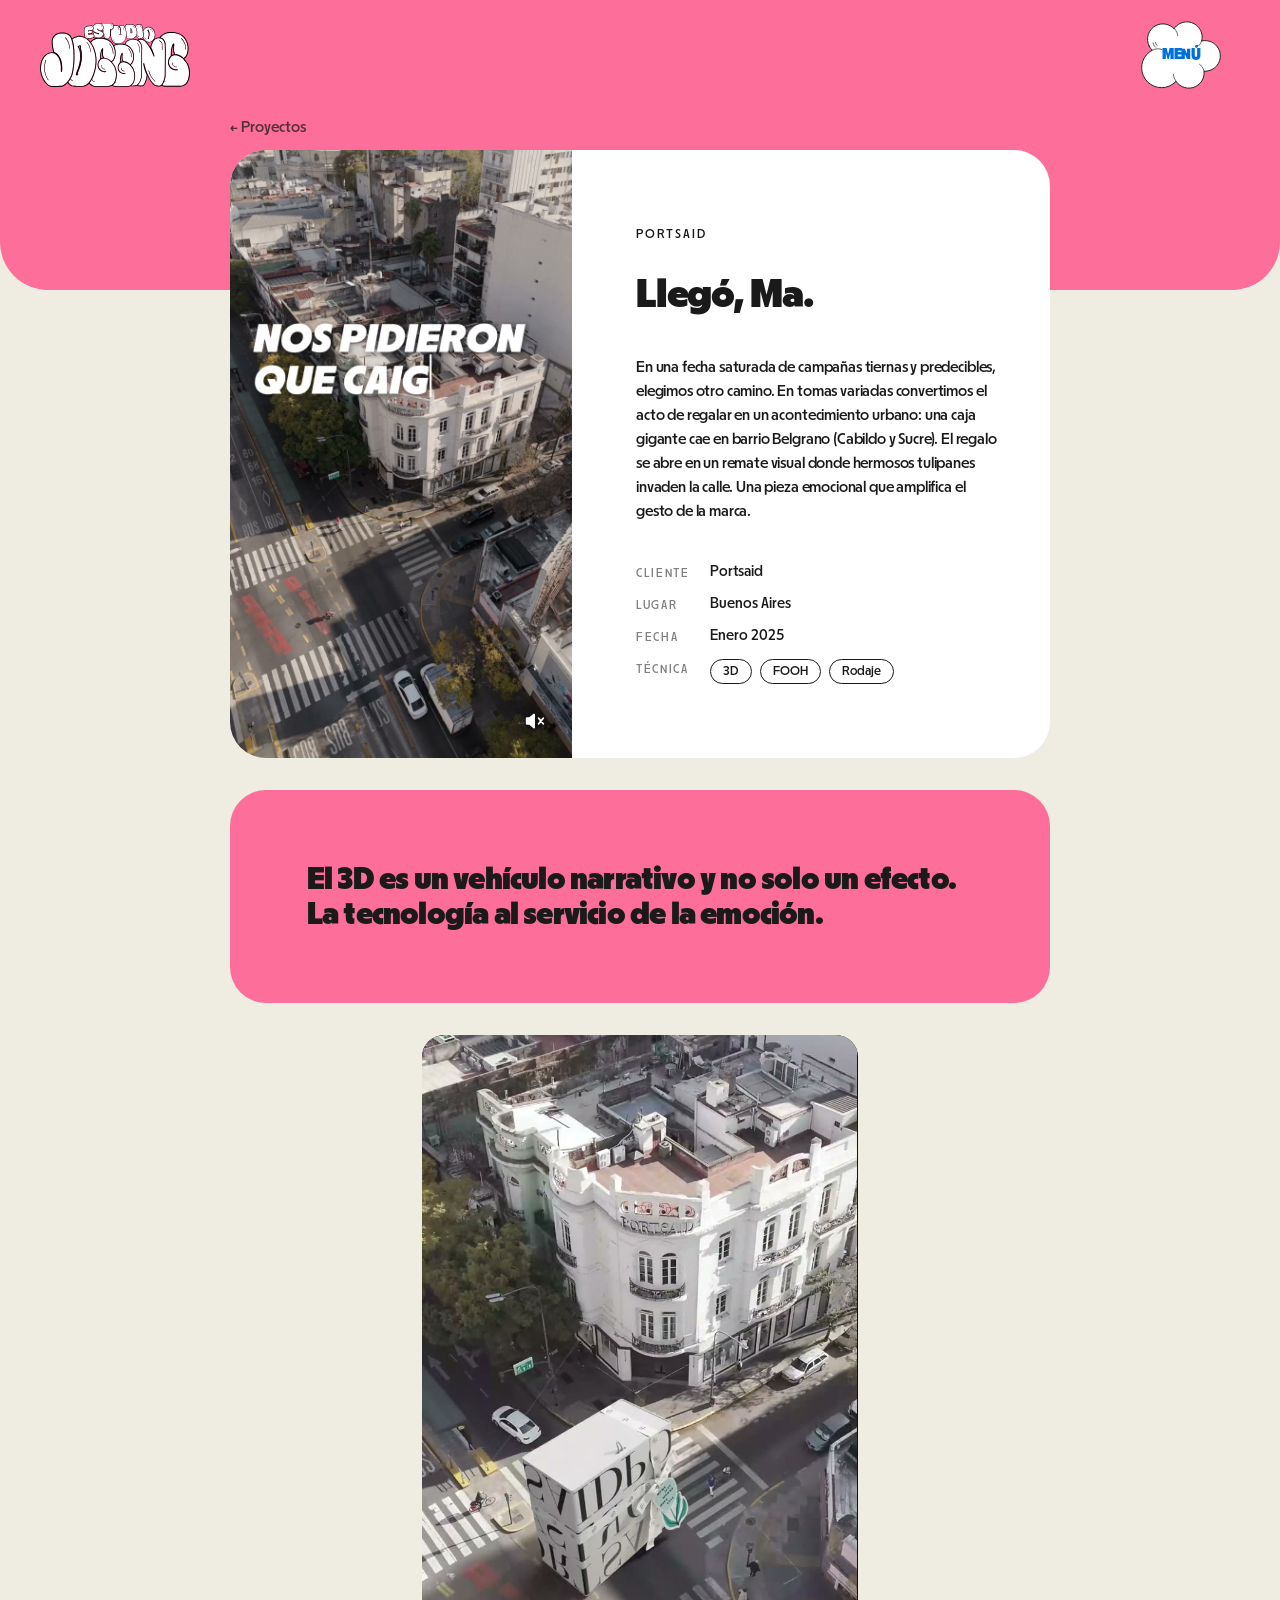
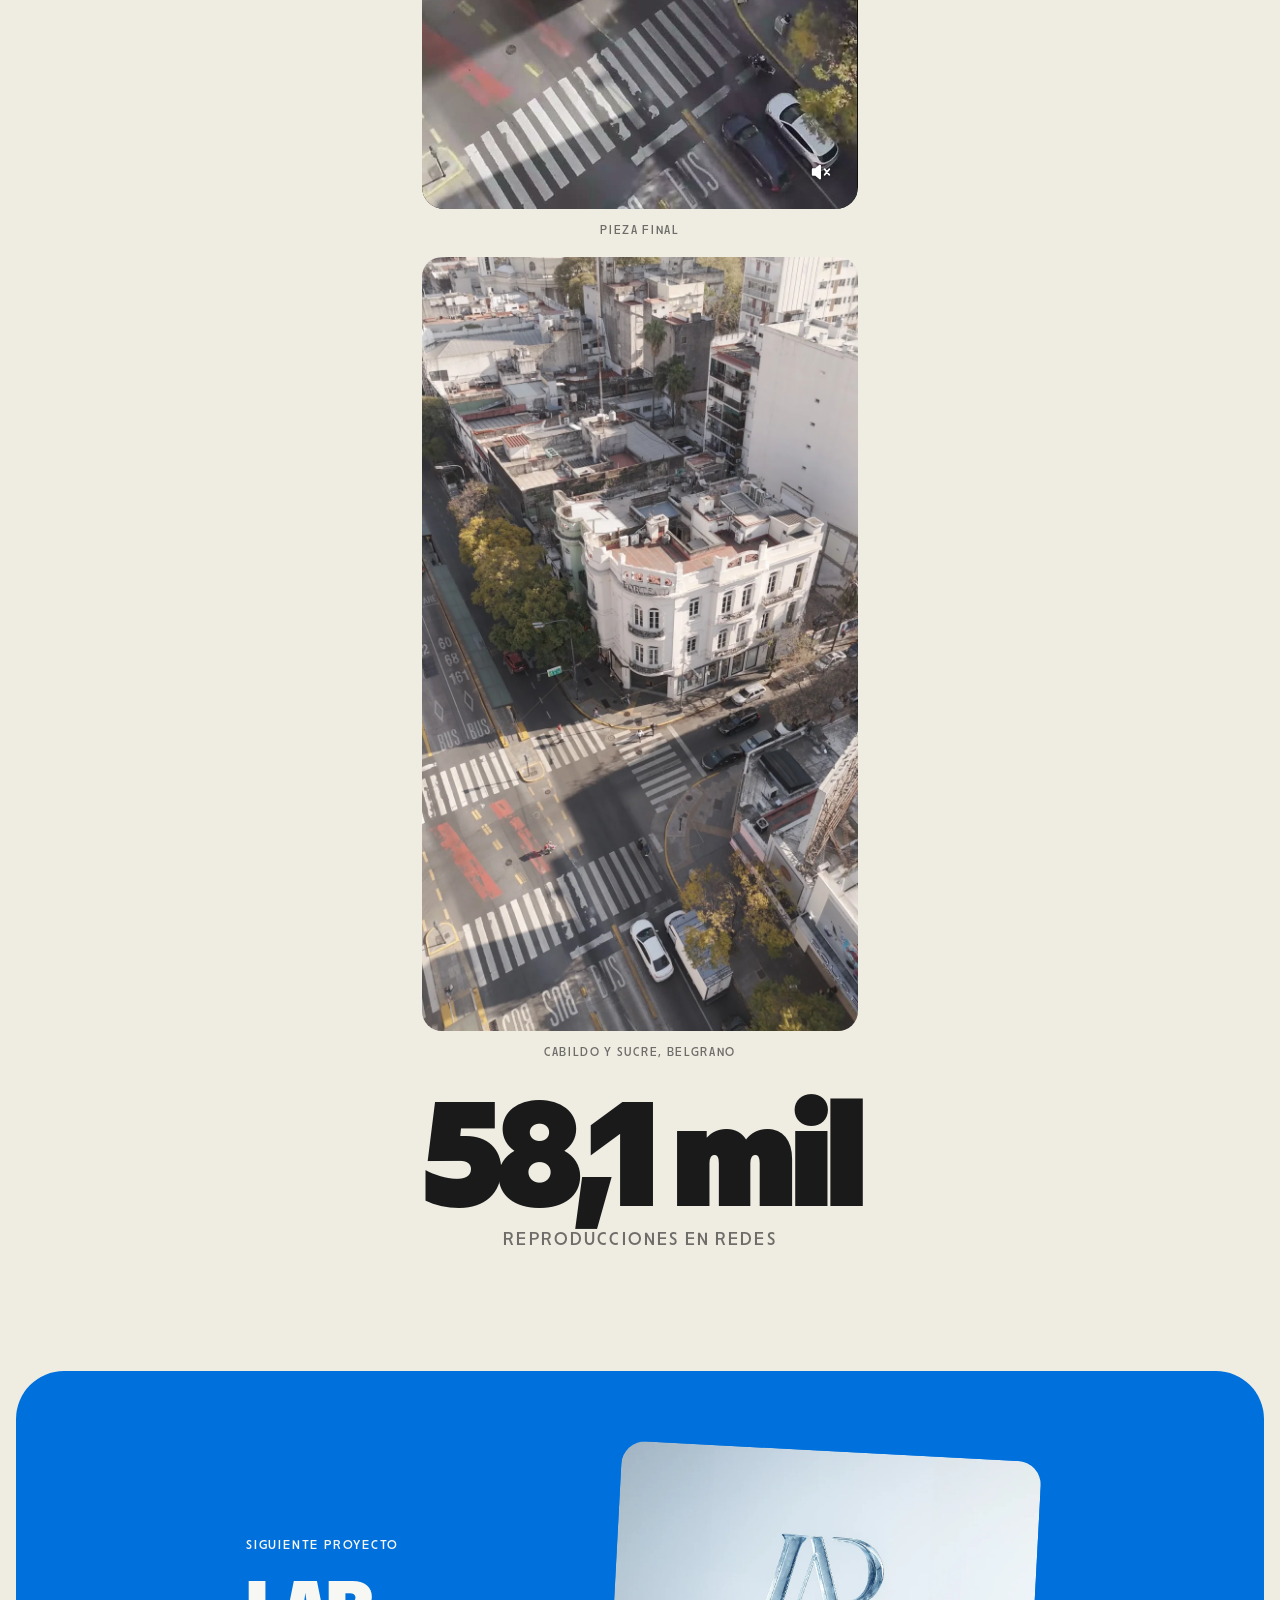
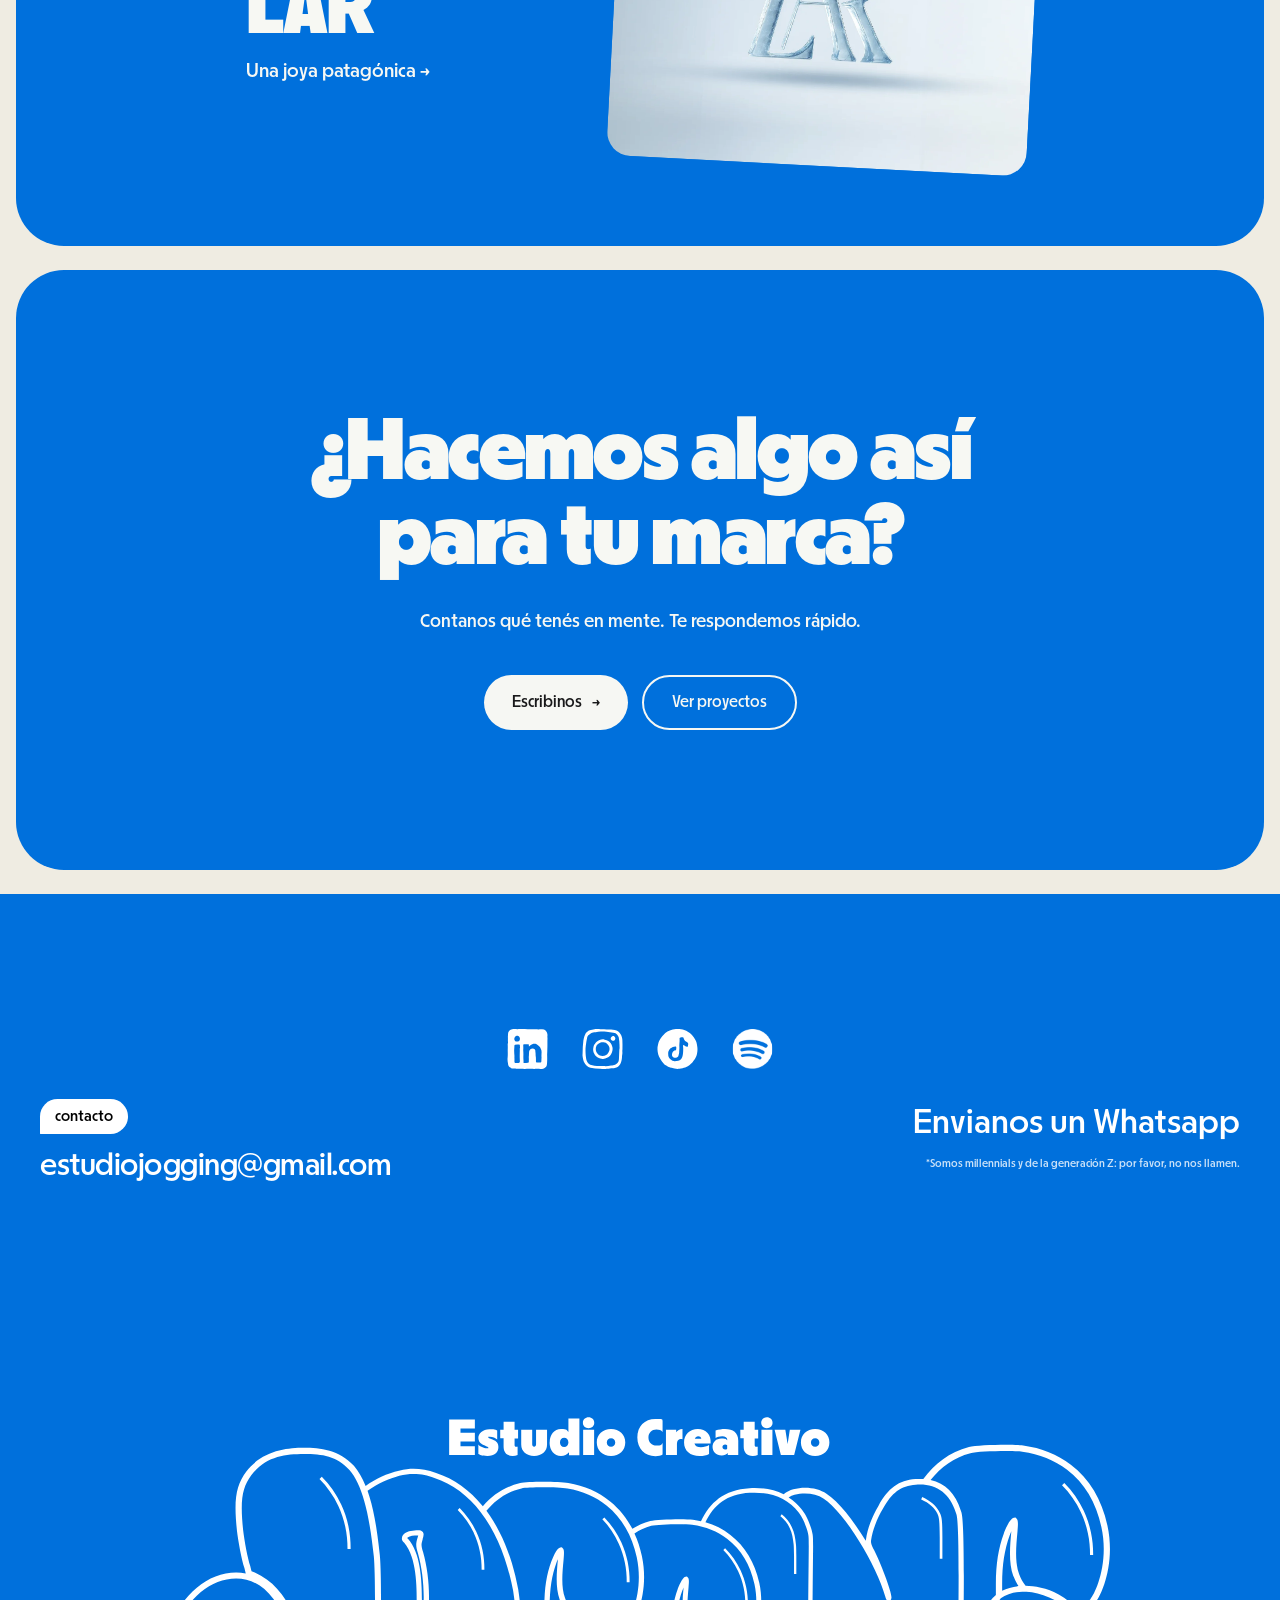
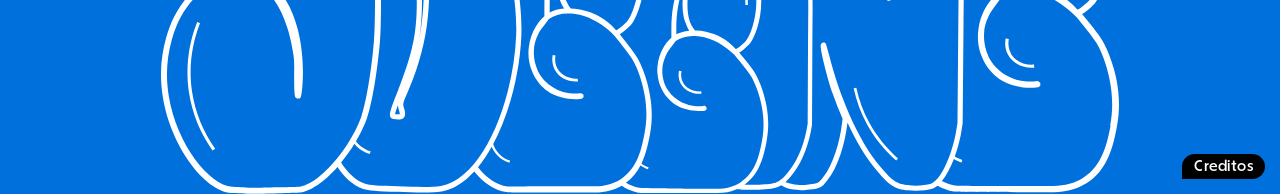
<file: proyectos/portsaid.html>
<!DOCTYPE html><html lang="es"><head><meta charSet="utf-8"/><meta name="viewport" content="width=device-width, initial-scale=1"/><link rel="preload" as="image" href="/logo/Logo%20Estudio%20Jogging.svg"/><link rel="preload" as="image" href="/assets/Nubes/1nube-comic.svg"/><link rel="preload" as="image" href="/assets/VimeoHero SVG/pink-star.svg"/><link rel="preload" as="image" href="/assets/Footer-Sticker SVG/footer-sticker-boom.svg"/><link rel="preload" as="image" href="/assets/VimeoHero SVG/smiley-face.svg"/><link rel="preload" as="image" href="/logo/Logo%20footer%20Jogging.svg"/><link rel="stylesheet" href="/_next/static/css/97ec6eb40619e312.css" data-precedence="next"/><link rel="preload" as="script" fetchPriority="low" href="/_next/static/chunks/webpack-4fbca7a2e4464ff6.js"/><script src="/_next/static/chunks/4bd1b696-5b2b1e7b5478d01a.js" async=""></script><script src="/_next/static/chunks/684-cfde107b9de9b596.js" async=""></script><script src="/_next/static/chunks/main-app-ea6a3e9a393dc346.js" async=""></script><script src="/_next/static/chunks/c15bf2b0-a2dc73281155e045.js" async=""></script><script src="/_next/static/chunks/10-b5f6df9802ed3741.js" async=""></script><script src="/_next/static/chunks/567-5dc2f1ef19723c6b.js" async=""></script><script src="/_next/static/chunks/app/proyectos/%5Bslug%5D/page-4e64024b5d2b6b4d.js" async=""></script><title>Portsaid — Llegó, Ma. — Estudio Jogging</title><meta name="description" content="En una fecha saturada de campañas tiernas y predecibles, elegimos otro camino. En tomas variadas convertimos el acto de regalar en un acontecimiento urbano: una caja gigante cae en barrio Belgrano (Cabildo y Sucre). El regalo se abre en un remate visual donde hermosos tulipanes invaden la calle. Una pieza emocional que amplifica el gesto de la marca."/><meta name="keywords" content="FOOH Día de la Madre, campaña 3D moda argentina, contenido visual para marcas, publicidad creativa premium, 3D fashion campaign, FOOH agency Argentina, premium brand content, creative CGI fashion, contenido digital marcas de moda"/><meta property="og:title" content="Estudio Jogging"/><meta property="og:description" content="Estudio creativo en movimiento: diseño, comunicación y tecnología 3D para marcas que buscan coherencia, estética y ese &quot;no sé qué&quot; editorial."/><meta property="og:url" content="https://andiflorentin.github.io"/><meta property="og:site_name" content="Estudio Jogging"/><meta property="og:locale" content="es_AR"/><meta property="og:image" content="https://andiflorentin.github.io/assets/Eimg_hero.png"/><meta property="og:type" content="website"/><meta name="twitter:card" content="summary_large_image"/><meta name="twitter:title" content="Estudio Jogging"/><meta name="twitter:description" content="Estudio creativo en movimiento: diseño, comunicación y tecnología 3D para marcas que buscan coherencia, estética y ese &quot;no sé qué&quot; editorial."/><meta name="twitter:image" content="https://andiflorentin.github.io/assets/Eimg_hero.png"/><link rel="icon" href="/logo/Isologo.svg"/><script src="/_next/static/chunks/polyfills-42372ed130431b0a.js" noModule=""></script></head><body><div class="cursor-bubble">click</div><header class="inner-header"><div class="nav-overlay"></div><nav class="navbar"><div class="nav-center" style="cursor:url(&#x27;/assets/Cursor SVG/cursor-pointer.svg&#x27;) 12 12, pointer"><a href="/" aria-label="Inicio"><img class="logo-truus" src="/logo/Logo%20Estudio%20Jogging.svg" alt="Jogging" height="40"/></a></div><div class="nav-left" style="cursor:url(&#x27;/assets/Cursor SVG/cursor-pointer.svg&#x27;) 12 12, pointer"><div class="nav-hover-trigger"><div class="logo-work-container"><img src="/assets/Nubes/1nube-comic.svg" width="60" height="55" class="nav-bar__work-blob-svg" alt="" aria-hidden="true"/><span class="logo-work-text">MENÚ</span></div><div class="nav-popout nav-work-box"><div class="nav-popout-inner"><a href="/nosotros" class="nav-work-item"><div class="nav-work-item__text"><span class="nav-work-badge badge-rosa">Nosotros</span><h4 class="nav-work-title">¿quiénes están detrás del estudio?</h4></div></a><a href="/proyectos" class="nav-work-item"><div class="nav-work-item__text"><span class="nav-work-badge badge-naranja">Proyectos</span><h4 class="nav-work-title">lo que creamos para otras marcas</h4></div></a><a href="/servicios" class="nav-work-item"><div class="nav-work-item__text"><span class="nav-work-badge badge-azul">Servicios</span><h4 class="nav-work-title">¿qué podemos hacer por tu marca?</h4></div></a><a href="#contacto" class="nav-work-item"><div class="nav-work-item__text"><span class="nav-work-badge badge-crema">Contacto</span><h4 class="nav-work-title">¿empezamos algo juntos?</h4></div></a><a href="https://wa.me/5493513091111" target="_blank" rel="noopener noreferrer" class="nav-work-btn"><span class="nav-work-btn__text">Hablemos</span></a></div></div></div></div></nav></header><main class="inner-page"><article class="case"><header class="case__band case__band--short inner-hero--rosa"><div class="wrap"><a href="/proyectos" class="case__back" data-hero-in="true">← Proyectos</a></div></header><div class="wrap"><div class="case__hero-block" data-hero-in="true"><div class="cb-relato" data-reveal="true"><figure class="case-video "><div class="case-video__frame"><video src="/media/proyectos/portsaid/version-jogging.mp4" poster="/media/proyectos/portsaid/version-jogging.jpg" muted="" loop="" playsInline="" preload="metadata"></video><button type="button" class="case-video__sound" aria-pressed="false" aria-label="Activar sonido"><svg viewBox="0 0 24 24" width="22" height="22" fill="none" stroke="currentColor" stroke-width="2" stroke-linecap="round" stroke-linejoin="round" aria-hidden="true"><path d="M11 5 6 9H3v6h3l5 4V5z" fill="currentColor"></path><path d="m16 9 5 6M21 9l-5 6"></path></svg></button></div></figure><div class="cb-relato__text"><dl class="case__meta" data-reveal="true"><dt>Cliente</dt><dd>Portsaid</dd><dt>Lugar</dt><dd>Buenos Aires</dd><dt>Fecha</dt><dd>Enero 2025</dd><dt>Técnica</dt><dd><ul class="chips"><li>3D</li><li>FOOH</li><li>Rodaje</li></ul></dd></dl><div class="case__text"><p class="case__lead" data-reveal="true">En una fecha saturada de campañas tiernas y predecibles, elegimos otro camino. En tomas variadas convertimos el acto de regalar en un acontecimiento urbano: una caja gigante cae en barrio Belgrano (Cabildo y Sucre). El regalo se abre en un remate visual donde hermosos tulipanes invaden la calle. Una pieza emocional que amplifica el gesto de la marca.</p></div><div class="cb-relato__head"><span class="inner-eyebrow">Portsaid</span><h1 class="cb-relato__title">Llegó, Ma.</h1></div></div></div></div><blockquote class="case__nota case__nota--rosa" data-reveal="true"><img src="/assets/VimeoHero SVG/pink-star.svg" alt="" aria-hidden="true"/><p>El 3D es un vehículo narrativo y no solo un efecto. La tecnología al servicio de la emoción.</p></blockquote><div class="case__blocks"><div class="cb-row cb-row--grande"><div data-reveal="true"><figure class="case-video "><div class="case-video__frame"><video src="/media/proyectos/portsaid/final.mp4" poster="/media/proyectos/portsaid/final.jpg" muted="" loop="" playsInline="" preload="metadata" aria-label="Pieza final"></video><button type="button" class="case-video__sound" aria-pressed="false" aria-label="Activar sonido"><svg viewBox="0 0 24 24" width="22" height="22" fill="none" stroke="currentColor" stroke-width="2" stroke-linecap="round" stroke-linejoin="round" aria-hidden="true"><path d="M11 5 6 9H3v6h3l5 4V5z" fill="currentColor"></path><path d="m16 9 5 6M21 9l-5 6"></path></svg></button></div><figcaption>Pieza final</figcaption></figure></div><div data-reveal="true"><figure class="case-piece "><img class="" src="/media/proyectos/portsaid/still.webp" alt="Cabildo y Sucre, Belgrano" loading="lazy"/><figcaption>Cabildo y Sucre, Belgrano</figcaption></figure></div></div><div class="cb-stat" data-reveal="true"><strong>58,1 mil</strong><span>reproducciones en redes</span></div></div></div><a href="/proyectos/joyeria-lar" class="case__next inner-hero--azul" data-nav-dark=""><div class="wrap case__next-inner"><div><span class="inner-eyebrow">Siguiente proyecto</span><strong>LAR</strong><em>Una joya patagónica<!-- --> →</em></div><div class="case__next-thumb"><img class="" src="/media/proyectos/joyeria-lar/cover-joyeria-lar.webp" alt="LAR" loading="lazy"/></div></div></a></article><section class="inner-cta" data-nav-dark=""><img src="/assets/Footer-Sticker SVG/footer-sticker-boom.svg" alt="" aria-hidden="true" class="inner-cta__sticker inner-cta__sticker--a"/><img src="/assets/VimeoHero SVG/smiley-face.svg" alt="" aria-hidden="true" class="inner-cta__sticker inner-cta__sticker--b"/><h2 class="inner-cta__title" data-reveal="true">¿Hacemos algo así para tu marca?</h2><p class="inner-cta__text" data-reveal="true">Contanos qué tenés en mente. Te respondemos rápido.</p><div class="inner-cta__actions" data-reveal="true"><a href="mailto:estudiojogging@gmail.com" class="pill-btn pill-btn--light">Escribinos <span aria-hidden="true">→</span></a><a href="/proyectos" class="pill-btn pill-btn--ghost">Ver proyectos</a></div></section></main><footer class="main-footer"><div class="footer-inner" id="contacto"><div class="footer-socials" id="footer-socials"><a href="https://www.linkedin.com/company/105711671/" target="_blank" rel="noopener noreferrer" class="single-social w-inline-block" aria-label="LinkedIn"><svg xmlns="http://www.w3.org/2000/svg" width="30" height="30" viewBox="0 0 40 40" fill="none" data-wiggle-target="" aria-hidden="true"><path d="M35.9969 11.5666C35.9721 11.0166 35.8451 10.4418 35.9164 9.88408C36.0248 9.1955 36.0031 8.51315 35.856 7.82457C35.5029 5.31796 33.4912 3.9003 31.0288 4.22901C29.4848 4.3365 27.9935 4.33494 26.4603 4.23212C25.0355 4.21654 23.6092 4.20875 22.1845 4.11528C21.5278 4.06855 20.8511 4.18695 20.213 4.17604C18.5869 4.09503 16.9299 4.00623 15.3007 4C14.2074 4.07634 13.1063 3.96417 12.0222 4.12775C10.5943 4.13553 9.13087 3.81617 7.73089 4.21966C5.8756 4.53902 4.31146 5.98317 4.46013 7.96166C4.47717 8.73593 4.34089 9.50084 4.30217 10.2735C4.37186 11.3469 4.32385 12.4234 4.32076 13.4952C4.33624 13.9049 4.40283 14.3162 4.39974 14.7259C4.39354 15.2992 4.12408 15.8289 4.16434 16.3991C4.26346 18.0115 4.23093 19.6379 4.17828 21.2596C4.19067 22.3315 4.25107 23.4064 4.22009 24.4689C4.25262 25.6404 4.08226 26.801 4.00018 27.9647C3.99399 29.1814 4.14421 30.4075 4.39664 31.5992C4.5004 32.2489 4.50969 32.9608 4.89066 33.5248C5.22517 34.0716 5.81366 34.4766 6.32471 34.8895C6.64838 35.1465 6.98134 35.4098 7.3778 35.5391C8.50522 35.7946 9.69768 35.5827 10.8437 35.7042C11.9804 35.8024 13.0985 35.8647 14.2383 35.8117C16.5799 35.98 18.9416 35.9161 21.294 35.8818C23.2283 35.8008 25.1703 36.0376 27.1045 35.8678C28.9227 35.846 30.7795 36.2168 32.5651 35.8039C33.7064 35.3646 34.9128 34.6246 35.3341 33.4017C35.5695 32.7131 35.6066 31.9778 35.6531 31.2565C35.7956 29.0334 35.8018 26.8166 35.7042 24.5982C35.8467 23.1073 35.7971 21.5852 35.8715 20.0835C36.0232 17.2512 35.8513 14.4097 36 11.5915V11.5619L35.9969 11.5666ZM9.43286 12.1227C9.42666 11.5681 9.50255 10.9948 9.82157 10.5353C10.4209 9.63793 11.7047 9.08177 12.651 9.64884C14.0928 10.339 14.3901 12.4951 13.289 13.5996C13.0459 13.8551 12.716 13.9657 12.366 13.9844C11.6846 13.9844 10.8421 14.2041 10.2691 13.7741C9.81693 13.3519 9.42821 12.7802 9.43286 12.1492V12.1212V12.1227ZM13.9936 18.7452C13.9782 18.9493 13.9209 19.1503 13.8775 19.3513C13.718 20.0944 13.8883 20.8624 13.8574 21.6164C13.7861 23.6292 13.7335 25.6544 13.8109 27.6703C13.8403 28.4149 13.8728 29.1658 13.8992 29.9105C13.9658 30.624 13.5848 31.1272 12.86 31.1926C12.0423 31.2752 11.22 31.2783 10.3961 31.1817C10.1886 31.1552 9.97024 31.0851 9.82931 30.9371C9.52578 30.6084 9.57069 30.0211 9.55985 29.5833C9.57688 28.7312 9.6187 27.8401 9.54127 26.9879C9.49945 26.5362 9.57998 26.089 9.56295 25.6373C9.40189 24.1417 9.37866 22.6259 9.3229 21.121C9.34613 20.1177 9.47003 19.1145 9.501 18.1081C9.55675 17.5675 9.40808 16.7013 10.057 16.5066C11.0961 16.3742 12.1415 16.4162 13.2255 16.3601C13.7613 16.3477 13.9472 16.6639 13.9038 17.2045C13.8465 17.7155 14.0076 18.2125 13.9967 18.7203V18.7484L13.9936 18.7452ZM31.1667 27.6111C31.097 28.3713 31.1403 29.1658 31.0877 29.9292C31.0877 30.3561 30.795 30.6957 30.366 30.7299C29.4074 30.8795 28.4395 30.7408 27.4514 30.7814C27.0689 30.8187 26.7561 30.691 26.7638 30.2501C26.7437 28.6112 26.8552 26.9568 26.5377 25.335C26.4634 24.9518 26.468 24.5639 26.4928 24.176C26.5439 23.3784 26.2884 22.5979 26.2698 21.808C26.2466 21.3422 26.2698 20.7923 25.957 20.4215C24.9984 19.5164 23.6371 19.2905 22.519 20.0492C20.9533 21.0088 21.3126 23.1182 21.1624 24.6994C21.1701 25.2743 21.0617 25.8336 21.0183 26.4006C21.1747 27.7264 21.0369 29.1082 21.0648 30.4402C21.0849 30.853 20.7411 31.0555 20.3663 31.0524C19.3752 31.1256 18.4243 31.2004 17.4673 31.269C17.3031 31.2783 17.1126 31.2643 16.9856 31.1771C16.8432 31.0883 16.7998 30.8686 16.8075 30.6848C16.8199 30.3358 16.8633 29.9697 16.8463 29.6098C16.7162 28.0909 16.6233 26.5844 16.7146 25.0515C16.7502 23.6074 16.6914 22.1601 16.5737 20.7222C16.7162 19.4151 16.6279 18.0909 16.5814 16.773C16.5706 16.3944 16.8122 16.2137 17.1544 16.1919C18.333 16.061 20.0938 16.1124 20.9858 16.3041C21.5139 16.4022 21.1004 16.8244 21.0462 17.2918C21.0354 17.3821 21.0307 17.4834 21.0431 17.5706C21.0725 17.904 21.3343 17.9492 21.5557 17.7389C22.1922 17.0908 22.9325 16.4131 23.8229 16.1265C25.2601 15.6124 26.959 15.6389 28.1127 16.7574C29.7249 17.9352 29.8735 18.1221 30.7067 19.9666C31.3246 21.1475 31.3355 22.4623 31.2023 23.746C31.1729 24.3785 31.1883 25.0297 31.145 25.6747C31.1465 26.3305 31.3091 26.9412 31.1744 27.5799L31.1713 27.6095L31.1667 27.6111Z" fill="currentColor"/></svg></a><a href="https://www.instagram.com/estudiojogging" target="_blank" rel="noopener noreferrer" class="single-social w-inline-block" aria-label="Instagram"><svg xmlns="http://www.w3.org/2000/svg" width="30" height="30" viewBox="0 0 40 40" fill="none" data-wiggle-target="" aria-hidden="true"><path d="M35.9653 20.2209C35.9393 17.6695 36.1018 15.1165 35.8873 12.5586C35.7589 10.8912 35.2828 9.24659 34.3662 7.94651C33.3083 6.48229 31.714 5.09445 29.8338 4.89131C28.719 4.7808 27.7 4.3274 26.5511 4.42165C26.0603 4.4444 25.5776 4.38103 25.0933 4.31765C24.5099 4.26077 23.8973 4.38265 23.3009 4.32902C21.6644 4.22989 20.0263 4.0625 18.3882 4.14213C17.5285 4.01538 16.6525 4.04625 15.7896 4.01538C15.3557 3.98937 14.9202 3.991 14.4895 4.0625C13.2171 4.27539 11.9397 4.51591 10.6673 4.74992C10.1326 4.84906 9.58821 4.97256 9.1023 5.21958C8.34663 5.60961 7.75509 6.27427 7.10017 6.81056C6.78165 7.0982 6.56389 7.46873 6.40463 7.862C6.08123 8.64368 5.6327 9.37823 5.39056 10.1973C5.15329 11.2195 4.80227 12.2205 4.70152 13.2622C4.39275 16.6343 4.00922 19.9983 4.08397 23.3915C4.09535 23.9733 3.98809 24.5551 4.0011 25.1271C4.09698 26.3622 4.38137 27.5859 4.62839 28.7999C4.78277 29.5328 5.03466 30.2446 5.40844 30.8946C6.48263 32.6904 8.01023 34.7851 10.313 34.946C12.9116 35.1947 15.4776 35.7456 18.0891 35.8626C19.5891 35.9016 21.094 36.1697 22.6021 35.9812C23.01 35.9341 23.4162 35.8821 23.8274 35.8626C24.2223 35.8366 24.5652 35.874 24.9113 35.8447C25.5988 35.7764 26.2764 35.5408 26.9622 35.4677C28.3907 35.4027 29.8468 35.2759 31.168 34.7299C33.0629 34.1156 34.0396 32.8805 34.701 31.0506C35.4274 29.2842 35.611 27.3779 35.6452 25.4798C35.7167 24.7469 35.9101 24.0221 35.9279 23.281C35.9588 22.7203 35.8304 22.1564 35.8499 21.6088C35.8629 21.1554 35.9686 20.7052 35.9637 20.2518V20.2209H35.9653ZM33.6642 19.3304C33.5163 20.0584 33.3911 20.7231 33.4301 21.4788C33.2221 23.3704 33.3993 25.2961 33.1913 27.1829C33.1458 28.6114 33.0531 30.2153 31.9594 31.27C31.3858 31.8356 30.7698 32.4011 30.0304 32.6579C29.5543 32.8383 29.0391 32.8789 28.5353 32.9276C27.9633 32.9861 27.4091 33.1308 26.842 33.2153C25.0121 33.4948 23.1822 33.8426 21.3247 33.6541C20.0506 33.6151 18.7749 33.6004 17.5009 33.5501C16.1731 33.4948 14.8536 33.4298 13.5307 33.3274C12.3964 33.2299 11.2361 33.1665 10.2041 32.6757C7.34719 31.3107 6.80603 27.8443 6.58176 25.0101C6.429 22.5416 6.26974 20.0227 6.61264 17.572C6.89703 15.2107 7.20255 12.8543 7.78434 10.5369C8.07361 9.36035 9.04867 8.66481 9.99774 7.98226C10.7307 7.44273 11.5676 7.08358 12.424 6.79918C13.0887 6.52941 13.8249 6.58142 14.5188 6.50341C15.8579 6.25477 17.2165 6.10689 18.5783 6.07764C20.1205 6.06139 21.6676 6.07764 23.2034 6.20602C25.0316 6.43028 26.842 6.75368 28.68 6.91782C29.8939 7.01857 31.0786 7.4931 31.8002 8.52667C32.2828 9.17346 32.7183 9.86413 32.9556 10.6312C33.1246 11.135 33.1197 11.6843 33.1994 12.2108C33.4854 13.2899 33.4838 14.4031 33.5455 15.5114C33.6918 16.3272 33.5797 17.143 33.6203 17.962C33.6495 18.4073 33.7113 18.8575 33.6674 19.3028L33.6642 19.3336V19.3304Z" fill="currentColor"/><path d="M27.7674 17.988C27.3595 16.1712 26.1066 14.6907 24.6391 13.6392C23.7875 13.0591 22.7751 12.6853 21.7318 12.5114C21.2166 12.4253 20.721 12.2482 20.2318 12.253C18.4442 12.3505 16.7622 13.0851 15.3695 14.1934C14.8722 14.5542 14.5147 15.0271 14.1393 15.5146C13.8581 15.8673 13.5607 16.2215 13.356 16.6148C13.0358 17.2145 12.8717 17.8791 12.7384 18.5406C12.5792 19.3174 12.4427 20.1445 12.5174 20.9408C12.7628 23.5703 14.6723 26.2419 17.1246 27.2771C17.8039 27.6103 18.4621 27.8199 19.1999 27.8345C20.7242 28.1547 22.3184 27.9451 23.6413 27.0935C24.4587 26.567 25.3509 26.0876 26.0204 25.366C27.3238 23.8839 28.0144 22.0882 28.0924 20.0649C28.1705 19.345 27.9982 18.721 27.7772 18.0189L27.769 17.9864L27.7674 17.988ZM25.4711 21.2854C25.073 22.54 24.1434 24.2366 22.9311 24.872C22.034 25.3091 21.0249 25.5171 20.0384 25.6407C19.1527 25.6195 18.1874 25.5009 17.4626 25.0264C17.1831 24.8411 16.9296 24.6217 16.6761 24.4007C14.5407 22.7382 14.084 19.6066 15.2752 17.2681C15.493 16.8098 15.8635 16.4539 16.273 16.163C17.2205 15.4756 18.1809 14.8532 19.3201 14.6647C20.1619 14.5038 20.9907 14.7589 21.826 14.8597C23.053 15.0433 23.8217 15.929 24.514 16.857C25.4663 18.0579 25.9083 19.7643 25.4809 21.2561L25.4728 21.287L25.4711 21.2854Z" fill="currentColor"/><path d="M30.2261 11.8094C29.8621 13.3451 28.991 13.766 27.5382 13.1468C26.4754 12.708 26.2137 11.4583 26.971 10.6149C27.4846 10.0396 28.2012 9.35057 29.0414 9.69835C29.2705 9.80885 29.4412 10.0006 29.6281 10.1696C30.1058 10.5759 30.4292 11.1414 30.2326 11.7769L30.2245 11.8077L30.2261 11.8094Z" fill="currentColor"/></svg></a><a href="https://www.tiktok.com/@estudiojogging" target="_blank" rel="noopener noreferrer" class="single-social w-inline-block" aria-label="TikTok"><svg xmlns="http://www.w3.org/2000/svg" width="30" height="30" viewBox="0 0 40 40" fill="none" data-wiggle-target="" aria-hidden="true"><path d="M35.7673 17.7056C35.5701 16.7041 35.4805 15.6928 35.2035 14.7093C34.9706 13.9378 34.6056 13.2315 34.2195 12.5366C33.5922 11.3378 32.7581 10.2775 31.8962 9.22711C31.2087 8.3773 30.4299 7.59599 29.5322 6.96965C27.8932 5.91758 26.1075 5.03189 24.2519 4.4349C23.302 4.17392 22.3277 4.03038 21.3404 4.04996C20.4753 4.04506 19.6102 3.9733 18.7483 4.01081C17.049 4.05975 15.4019 4.61922 13.8166 5.16074C12.51 5.59951 11.363 6.38082 10.26 7.19148C9.825 7.50628 9.50404 7.9369 9.12769 8.31531C7.22801 10.0394 5.69979 12.2332 4.89495 14.6848C4.6082 15.6194 4.47135 16.572 4.19763 17.5115C4.051 18.0057 3.99398 18.5147 4.0005 19.0285C4.00701 20.1311 3.97117 21.2011 4.15202 22.2874C4.49253 24.9608 5.62973 27.2362 7.15632 29.3844C7.60599 30.0221 8.15504 30.5718 8.61774 31.1982C8.97128 31.6794 9.35741 32.154 9.84455 32.5047C10.304 32.857 10.8351 33.0479 11.3386 33.3431C11.899 33.6693 12.3976 34.1081 13.0069 34.3185C13.4468 34.4653 13.8769 34.6349 14.2858 34.8551C15.3237 35.382 16.5407 35.3624 17.6502 35.6805C18.9389 36.0181 20.2521 36.0899 21.5441 35.8876C22.3799 35.8061 23.2271 35.7637 24.0172 35.457C24.7048 35.1667 25.4835 35.1145 26.176 34.8682C26.4643 34.7605 26.7283 34.6039 26.9906 34.4441C27.8117 33.9319 28.7062 33.529 29.4638 32.9043C30.3468 32.141 31.2413 31.4102 32.0624 30.5718C32.5381 30.0303 32.8069 29.3469 33.3576 28.8641C34.0191 28.1072 34.3205 27.1188 34.8419 26.269C35.2785 25.4208 35.4414 24.4715 35.6402 23.5026C36.0605 21.5632 36.1224 19.7331 35.7738 17.7382L35.7689 17.7056H35.7673ZM28.4602 16.8591C28.3103 17.2326 28.4227 17.8459 28.1425 18.1085C27.204 18.575 25.9984 17.6159 25.2669 17.0467C24.8009 16.6405 24.4571 16.9178 24.4213 17.4805C24.3936 17.7823 24.4474 18.0857 24.4848 18.3874C24.6152 19.3155 24.5793 20.2551 24.5419 21.188C24.4278 23.9071 24.3105 27.4254 21.7282 29.0109C21.0227 29.4284 20.2097 29.5866 19.4049 29.6796C18.5805 29.8329 17.7887 29.8982 16.9887 29.6258C14.3966 29.0386 12.3633 26.7795 12.5784 24.0262C12.5572 23.4031 12.4513 22.7376 12.668 22.1439C13.0981 21.1587 13.6227 20.1833 14.4357 19.4297C15.5518 18.6158 16.8698 17.965 18.2775 17.9372C18.8086 17.9063 19.0676 18.3401 19.0367 18.8246C19.0236 19.3563 19.0106 19.8815 18.9471 20.4019C18.8118 21.1815 17.7968 21.1375 17.2347 21.4849C15.9118 22.139 15.1053 24.7439 15.9607 25.9786C17.0164 27.4287 19.4277 27.2134 20.4997 25.9036C20.648 25.6883 20.7295 25.4273 20.8077 25.1794C21.052 24.3687 21.3714 23.5662 21.3534 22.6985C21.342 22.2532 21.3241 21.8095 21.3925 21.3675C21.6125 19.8962 21.4691 18.4266 21.4561 16.952C21.4561 15.8021 21.6532 14.6522 21.6891 13.5039C21.7102 12.8808 21.6793 12.2642 21.6565 11.6346C21.6418 11.359 21.6923 11.0442 21.9807 10.9332C22.6943 10.7669 23.5659 10.594 24.317 10.6674C24.8221 10.7636 24.9149 11.359 25.0665 11.7798C26.0326 14.9197 29.397 14.078 28.4683 16.8297L28.4602 16.8607V16.8591Z" fill="currentColor"/></svg></a><a href="https://open.spotify.com/user/luprior?si=7eTq3ZZzTN258uYBUUpZNw" target="_blank" rel="noopener noreferrer" class="single-social w-inline-block" aria-label="Spotify"><span class="social-mask" data-wiggle-target="" style="-webkit-mask-image:url(/assets/spotify-icon.png);mask-image:url(/assets/spotify-icon.png)" aria-hidden="true"></span></a></div><div class="footer-top"><div class="footer-column"><div class="footer-contact-group footer-contact-group--left"><span class="footer-badge">contacto</span><a href="mailto:estudiojogging@gmail.com" class="footer-email">estudiojogging@gmail.com</a></div><div class="footer-contact-group footer-contact-group--right"><a href="https://wa.me/5493513091111" target="_blank" rel="noopener noreferrer" class="footer-whatsapp">Envianos un Whatsapp</a><p class="footer-note">*Somos millennials y de la generación Z:<!-- --> <br class="footer-note__br"/>por favor, no nos llamen.</p></div></div></div><div class="footer-bottom"><div class="footer-big-text"><img src="/logo/Logo%20footer%20Jogging.svg" alt="Jogging" class="footer-logo__svg"/></div><div class="footer-bottom-row"><div></div><div class="footer-credits-wrapper"><div class="credits-box"><div class="credits-content"><div class="credits-item credit-wiggle"><div class="overflow-wrapper"><span class="credits-label">Diseño y desarrollo</span></div><div class="overflow-wrapper"><a href="#" class="credits-name" data-wiggle-target="true">Florentin</a></div></div><div class="credits-item credit-wiggle"><div class="overflow-wrapper"><span class="credits-label">Ilustración</span></div><div class="overflow-wrapper"><a href="#" class="credits-name" data-wiggle-target="true">Mica</a></div></div></div></div><a href="#" class="footer-credits">Creditos</a></div></div></div></div></footer><script src="/_next/static/chunks/webpack-4fbca7a2e4464ff6.js" async=""></script><script>(self.__next_f=self.__next_f||[]).push([0])</script><script>self.__next_f.push([1,"1:\"$Sreact.fragment\"\n2:I[7555,[],\"\"]\n3:I[1295,[],\"\"]\n5:I[9665,[],\"OutletBoundary\"]\n8:I[9665,[],\"ViewportBoundary\"]\na:I[9665,[],\"MetadataBoundary\"]\nc:I[6614,[],\"\"]\n:HL[\"/_next/static/css/97ec6eb40619e312.css\",\"style\"]\n"])</script><script>self.__next_f.push([1,"0:{\"P\":null,\"b\":\"tNubZ82Tk8Jbb1uHswJCd\",\"p\":\"\",\"c\":[\"\",\"proyectos\",\"portsaid\"],\"i\":false,\"f\":[[[\"\",{\"children\":[\"proyectos\",{\"children\":[[\"slug\",\"portsaid\",\"d\"],{\"children\":[\"__PAGE__\",{}]}]}]},\"$undefined\",\"$undefined\",true],[\"\",[\"$\",\"$1\",\"c\",{\"children\":[[[\"$\",\"link\",\"0\",{\"rel\":\"stylesheet\",\"href\":\"/_next/static/css/97ec6eb40619e312.css\",\"precedence\":\"next\",\"crossOrigin\":\"$undefined\",\"nonce\":\"$undefined\"}]],[\"$\",\"html\",null,{\"lang\":\"es\",\"children\":[\"$\",\"body\",null,{\"children\":[\"$\",\"$L2\",null,{\"parallelRouterKey\":\"children\",\"error\":\"$undefined\",\"errorStyles\":\"$undefined\",\"errorScripts\":\"$undefined\",\"template\":[\"$\",\"$L3\",null,{}],\"templateStyles\":\"$undefined\",\"templateScripts\":\"$undefined\",\"notFound\":[[[\"$\",\"title\",null,{\"children\":\"404: This page could not be found.\"}],[\"$\",\"div\",null,{\"style\":{\"fontFamily\":\"system-ui,\\\"Segoe UI\\\",Roboto,Helvetica,Arial,sans-serif,\\\"Apple Color Emoji\\\",\\\"Segoe UI Emoji\\\"\",\"height\":\"100vh\",\"textAlign\":\"center\",\"display\":\"flex\",\"flexDirection\":\"column\",\"alignItems\":\"center\",\"justifyContent\":\"center\"},\"children\":[\"$\",\"div\",null,{\"children\":[[\"$\",\"style\",null,{\"dangerouslySetInnerHTML\":{\"__html\":\"body{color:#000;background:#fff;margin:0}.next-error-h1{border-right:1px solid rgba(0,0,0,.3)}@media (prefers-color-scheme:dark){body{color:#fff;background:#000}.next-error-h1{border-right:1px solid rgba(255,255,255,.3)}}\"}}],[\"$\",\"h1\",null,{\"className\":\"next-error-h1\",\"style\":{\"display\":\"inline-block\",\"margin\":\"0 20px 0 0\",\"padding\":\"0 23px 0 0\",\"fontSize\":24,\"fontWeight\":500,\"verticalAlign\":\"top\",\"lineHeight\":\"49px\"},\"children\":404}],[\"$\",\"div\",null,{\"style\":{\"display\":\"inline-block\"},\"children\":[\"$\",\"h2\",null,{\"style\":{\"fontSize\":14,\"fontWeight\":400,\"lineHeight\":\"49px\",\"margin\":0},\"children\":\"This page could not be found.\"}]}]]}]}]],[]],\"forbidden\":\"$undefined\",\"unauthorized\":\"$undefined\"}]}]}]]}],{\"children\":[\"proyectos\",[\"$\",\"$1\",\"c\",{\"children\":[null,[\"$\",\"$L2\",null,{\"parallelRouterKey\":\"children\",\"error\":\"$undefined\",\"errorStyles\":\"$undefined\",\"errorScripts\":\"$undefined\",\"template\":[\"$\",\"$L3\",null,{}],\"templateStyles\":\"$undefined\",\"templateScripts\":\"$undefined\",\"notFound\":\"$undefined\",\"forbidden\":\"$undefined\",\"unauthorized\":\"$undefined\"}]]}],{\"children\":[[\"slug\",\"portsaid\",\"d\"],[\"$\",\"$1\",\"c\",{\"children\":[null,[\"$\",\"$L2\",null,{\"parallelRouterKey\":\"children\",\"error\":\"$undefined\",\"errorStyles\":\"$undefined\",\"errorScripts\":\"$undefined\",\"template\":[\"$\",\"$L3\",null,{}],\"templateStyles\":\"$undefined\",\"templateScripts\":\"$undefined\",\"notFound\":\"$undefined\",\"forbidden\":\"$undefined\",\"unauthorized\":\"$undefined\"}]]}],{\"children\":[\"__PAGE__\",[\"$\",\"$1\",\"c\",{\"children\":[\"$L4\",\"$undefined\",null,[\"$\",\"$L5\",null,{\"children\":[\"$L6\",\"$L7\",null]}]]}],{},null,false]},null,false]},null,false]},null,false],[\"$\",\"$1\",\"h\",{\"children\":[null,[\"$\",\"$1\",\"raIm9tvfS765ZgAqQXZjt\",{\"children\":[[\"$\",\"$L8\",null,{\"children\":\"$L9\"}],null]}],[\"$\",\"$La\",null,{\"children\":\"$Lb\"}]]}],false]],\"m\":\"$undefined\",\"G\":[\"$c\",\"$undefined\"],\"s\":false,\"S\":true}\n"])</script><script>self.__next_f.push([1,"d:I[9616,[\"592\",\"static/chunks/c15bf2b0-a2dc73281155e045.js\",\"10\",\"static/chunks/10-b5f6df9802ed3741.js\",\"567\",\"static/chunks/567-5dc2f1ef19723c6b.js\",\"235\",\"static/chunks/app/proyectos/%5Bslug%5D/page-4e64024b5d2b6b4d.js\"],\"default\"]\ne:I[461,[\"592\",\"static/chunks/c15bf2b0-a2dc73281155e045.js\",\"10\",\"static/chunks/10-b5f6df9802ed3741.js\",\"567\",\"static/chunks/567-5dc2f1ef19723c6b.js\",\"235\",\"static/chunks/app/proyectos/%5Bslug%5D/page-4e64024b5d2b6b4d.js\"],\"default\"]\nf:I[3701,[\"592\",\"static/chunks/c15bf2b0-a2dc73281155e045.js\",\"10\",\"static/chunks/10-b5f6df9802ed3741.js\",\"567\",\"static/chunks/567-5dc2f1ef19723c6b.js\",\"235\",\"static/chunks/app/proyectos/%5Bslug%5D/page-4e64024b5d2b6b4d.js\"],\"default\"]\n10:I[995,[\"592\",\"static/chunks/c15bf2b0-a2dc73281155e045.js\",\"10\",\"static/chunks/10-b5f6df9802ed3741.js\",\"567\",\"static/chunks/567-5dc2f1ef19723c6b.js\",\"235\",\"static/chunks/app/proyectos/%5Bslug%5D/page-4e64024b5d2b6b4d.js\"],\"default\"]\n11:I[2762,[\"592\",\"static/chunks/c15bf2b0-a2dc73281155e045.js\",\"10\",\"static/chunks/10-b5f6df9802ed3741.js\",\"567\",\"static/chunks/567-5dc2f1ef19723c6b.js\",\"235\",\"static/chunks/app/proyectos/%5Bslug%5D/page-4e64024b5d2b6b4d.js\"],\"default\"]\n12:I[2936,[\"592\",\"static/chunks/c15bf2b0-a2dc73281155e045.js\",\"10\",\"static/chunks/10-b5f6df9802ed3741.js\",\"567\",\"static/chunks/567-5dc2f1ef19723c6b.js\",\"235\",\"static/chunks/app/proyectos/%5Bslug%5D/page-4e64024b5d2b6b4d.js\"],\"default\"]\n"])</script><script>self.__next_f.push([1,"4:[[\"$\",\"$Ld\",null,{}],[\"$\",\"$Le\",null,{}],[\"$\",\"$Lf\",null,{}],[\"$\",\"header\",null,{\"className\":\"inner-header\",\"children\":[\"$\",\"$L10\",null,{}]}],[\"$\",\"main\",null,{\"className\":\"inner-page\",\"children\":[[\"$\",\"article\",null,{\"className\":\"case\",\"children\":[[\"$\",\"header\",null,{\"className\":\"case__band case__band--short inner-hero--rosa\",\"children\":[\"$\",\"div\",null,{\"className\":\"wrap\",\"children\":[[\"$\",\"a\",null,{\"href\":\"/proyectos\",\"className\":\"case__back\",\"data-hero-in\":true,\"children\":\"← Proyectos\"}],false]}]}],[\"$\",\"div\",null,{\"className\":\"wrap\",\"children\":[[\"$\",\"div\",null,{\"className\":\"case__hero-block\",\"data-hero-in\":true,\"children\":[\"$\",\"div\",null,{\"className\":\"cb-relato\",\"data-reveal\":true,\"children\":[[\"$\",\"$L11\",null,{\"src\":\"/media/proyectos/portsaid/version-jogging.mp4\",\"poster\":\"/media/proyectos/portsaid/version-jogging.jpg\",\"label\":\"$undefined\",\"className\":\"\"}],[\"$\",\"div\",null,{\"className\":\"cb-relato__text\",\"children\":[[[\"$\",\"dl\",null,{\"className\":\"case__meta\",\"data-reveal\":true,\"children\":[[\"$\",\"dt\",null,{\"children\":\"Cliente\"}],[\"$\",\"dd\",null,{\"children\":\"Portsaid\"}],[\"$\",\"dt\",null,{\"children\":\"Lugar\"}],[\"$\",\"dd\",null,{\"children\":\"Buenos Aires\"}],[[\"$\",\"dt\",null,{\"children\":\"Fecha\"}],[\"$\",\"dd\",null,{\"children\":\"Enero 2025\"}]],[\"$\",\"dt\",null,{\"children\":\"Técnica\"}],[\"$\",\"dd\",null,{\"children\":[\"$\",\"ul\",null,{\"className\":\"chips\",\"children\":[[\"$\",\"li\",\"3D\",{\"children\":\"3D\"}],[\"$\",\"li\",\"FOOH\",{\"children\":\"FOOH\"}],[\"$\",\"li\",\"Rodaje\",{\"children\":\"Rodaje\"}]]}]}]]}],[\"$\",\"div\",null,{\"className\":\"case__text\",\"children\":[[\"$\",\"p\",\"En una fecha saturada de campañas tiernas y predecibles, elegimos otro camino. En tomas variadas convertimos el acto de regalar en un acontecimiento urbano: una caja gigante cae en barrio Belgrano (Cabildo y Sucre). El regalo se abre en un remate visual donde hermosos tulipanes invaden la calle. Una pieza emocional que amplifica el gesto de la marca.\",{\"className\":\"case__lead\",\"data-reveal\":true,\"children\":\"En una fecha saturada de campañas tiernas y predecibles, elegimos otro camino. En tomas variadas convertimos el acto de regalar en un acontecimiento urbano: una caja gigante cae en barrio Belgrano (Cabildo y Sucre). El regalo se abre en un remate visual donde hermosos tulipanes invaden la calle. Una pieza emocional que amplifica el gesto de la marca.\"}]]}]],[\"$\",\"div\",null,{\"className\":\"cb-relato__head\",\"children\":[[\"$\",\"span\",null,{\"className\":\"inner-eyebrow\",\"children\":\"Portsaid\"}],[\"$\",\"h1\",null,{\"className\":\"cb-relato__title\",\"children\":\"Llegó, Ma.\"}]]}]]}]]}]}],false,[\"$\",\"blockquote\",null,{\"className\":\"case__nota case__nota--rosa\",\"data-reveal\":true,\"children\":[[\"$\",\"img\",null,{\"src\":\"/assets/VimeoHero SVG/pink-star.svg\",\"alt\":\"\",\"aria-hidden\":\"true\"}],[\"$\",\"p\",null,{\"children\":\"El 3D es un vehículo narrativo y no solo un efecto. La tecnología al servicio de la emoción.\"}]]}],[\"$\",\"div\",null,{\"className\":\"case__blocks\",\"children\":[[\"$\",\"div\",\"0\",{\"className\":\"cb-row cb-row--grande\",\"children\":[[\"$\",\"div\",\"final.mp4\",{\"data-reveal\":true,\"style\":\"$undefined\",\"children\":[\"$\",\"$L11\",null,{\"src\":\"/media/proyectos/portsaid/final.mp4\",\"poster\":\"/media/proyectos/portsaid/final.jpg\",\"label\":\"Pieza final\",\"className\":\"\"}]}],[\"$\",\"div\",\"still.webp\",{\"data-reveal\":true,\"style\":\"$undefined\",\"children\":[\"$\",\"figure\",null,{\"className\":\"case-piece \",\"children\":[[\"$\",\"img\",null,{\"className\":\"\",\"src\":\"/media/proyectos/portsaid/still.webp\",\"alt\":\"Cabildo y Sucre, Belgrano\",\"loading\":\"lazy\"}],[\"$\",\"figcaption\",null,{\"children\":\"Cabildo y Sucre, Belgrano\"}]]}]}]]}],[\"$\",\"div\",\"1\",{\"className\":\"cb-stat\",\"data-reveal\":true,\"children\":[[\"$\",\"strong\",null,{\"children\":\"58,1 mil\"}],[\"$\",\"span\",null,{\"children\":\"reproducciones en redes\"}]]}]]}]]}],[\"$\",\"a\",null,{\"href\":\"/proyectos/joyeria-lar\",\"className\":\"case__next inner-hero--azul\",\"data-nav-dark\":\"\",\"children\":[\"$\",\"div\",null,{\"className\":\"wrap case__next-inner\",\"children\":[[\"$\",\"div\",null,{\"children\":[[\"$\",\"span\",null,{\"className\":\"inner-eyebrow\",\"children\":\"Siguiente proyecto\"}],[\"$\",\"strong\",null,{\"children\":\"LAR\"}],[\"$\",\"em\",null,{\"children\":[\"Una joya patagónica\",\" →\"]}]]}],[\"$\",\"div\",null,{\"className\":\"case__next-thumb\",\"children\":[\"$\",\"img\",null,{\"className\":\"\",\"src\":\"/media/proyectos/joyeria-lar/cover-joyeria-lar.webp\",\"alt\":\"LAR\",\"loading\":\"lazy\"}]}]]}]}]]}],[\"$\",\"section\",null,{\"className\":\"inner-cta\",\"data-nav-dark\":\"\",\"children\":[[\"$\",\"img\",null,{\"src\":\"/assets/Footer-Sticker SVG/footer-sticker-boom.svg\",\"alt\":\"\",\"aria-hidden\":\"true\",\"className\":\"inner-cta__sticker inner-cta__sticker--a\"}],[\"$\",\"img\",null,{\"src\":\"/assets/VimeoHero SVG/smiley-face.svg\",\"alt\":\"\",\"aria-hidden\":\"true\",\"className\":\"inner-cta__sticker inner-cta__sticker--b\"}],[\"$\",\"h2\",null,{\"className\":\"inner-cta__title\",\"data-reveal\":true,\"children\":\"¿Hacemos algo así para tu marca?\"}],[\"$\",\"p\",null,{\"className\":\"inner-cta__text\",\"data-reveal\":true,\"children\":\"Contanos qué tenés en mente. Te respondemos rápido.\"}],[\"$\",\"div\",null,{\"className\":\"inner-cta__actions\",\"data-reveal\":true,\"children\":[[\"$\",\"a\",null,{\"href\":\"mailto:estudiojogging@gmail.com\",\"className\":\"pill-btn pill-btn--light\",\"children\":[\"Escribinos \",[\"$\",\"span\",null,{\"aria-hidden\":\"true\",\"children\":\"→\"}]]}],[\"$\",\"a\",null,{\"href\":\"/proyectos\",\"className\":\"pill-btn pill-btn--ghost\",\"children\":\"Ver proyectos\"}]]}]]}]]}],[\"$\",\"footer\",null,{\"className\":\"main-footer\",\"children\":[\"$\",\"$L12\",null,{}]}]]\n"])</script><script>self.__next_f.push([1,"9:[[\"$\",\"meta\",\"0\",{\"charSet\":\"utf-8\"}],[\"$\",\"meta\",\"1\",{\"name\":\"viewport\",\"content\":\"width=device-width, initial-scale=1\"}]]\n6:null\n"])</script><script>self.__next_f.push([1,"7:null\nb:[[\"$\",\"title\",\"0\",{\"children\":\"Portsaid — Llegó, Ma. — Estudio Jogging\"}],[\"$\",\"meta\",\"1\",{\"name\":\"description\",\"content\":\"En una fecha saturada de campañas tiernas y predecibles, elegimos otro camino. En tomas variadas convertimos el acto de regalar en un acontecimiento urbano: una caja gigante cae en barrio Belgrano (Cabildo y Sucre). El regalo se abre en un remate visual donde hermosos tulipanes invaden la calle. Una pieza emocional que amplifica el gesto de la marca.\"}],[\"$\",\"meta\",\"2\",{\"name\":\"keywords\",\"content\":\"FOOH Día de la Madre, campaña 3D moda argentina, contenido visual para marcas, publicidad creativa premium, 3D fashion campaign, FOOH agency Argentina, premium brand content, creative CGI fashion, contenido digital marcas de moda\"}],[\"$\",\"meta\",\"3\",{\"property\":\"og:title\",\"content\":\"Estudio Jogging\"}],[\"$\",\"meta\",\"4\",{\"property\":\"og:description\",\"content\":\"Estudio creativo en movimiento: diseño, comunicación y tecnología 3D para marcas que buscan coherencia, estética y ese \\\"no sé qué\\\" editorial.\"}],[\"$\",\"meta\",\"5\",{\"property\":\"og:url\",\"content\":\"https://andiflorentin.github.io\"}],[\"$\",\"meta\",\"6\",{\"property\":\"og:site_name\",\"content\":\"Estudio Jogging\"}],[\"$\",\"meta\",\"7\",{\"property\":\"og:locale\",\"content\":\"es_AR\"}],[\"$\",\"meta\",\"8\",{\"property\":\"og:image\",\"content\":\"https://andiflorentin.github.io/assets/Eimg_hero.png\"}],[\"$\",\"meta\",\"9\",{\"property\":\"og:type\",\"content\":\"website\"}],[\"$\",\"meta\",\"10\",{\"name\":\"twitter:card\",\"content\":\"summary_large_image\"}],[\"$\",\"meta\",\"11\",{\"name\":\"twitter:title\",\"content\":\"Estudio Jogging\"}],[\"$\",\"meta\",\"12\",{\"name\":\"twitter:description\",\"content\":\"Estudio creativo en movimiento: diseño, comunicación y tecnología 3D para marcas que buscan coherencia, estética y ese \\\"no sé qué\\\" editorial.\"}],[\"$\",\"meta\",\"13\",{\"name\":\"twitter:image\",\"content\":\"https://andiflorentin.github.io/assets/Eimg_hero.png\"}],[\"$\",\"link\",\"14\",{\"rel\":\"icon\",\"href\":\"/logo/Isologo.svg\"}]]\n"])</script></body></html>
</file>
<file: _next/static/css/97ec6eb40619e312.css>
@font-face{font-family:Nikkei Journal;src:url(/fonts/Nikkei/PPNikkeiJournal-Light.otf) format("opentype");font-weight:300}@font-face{font-family:Nikkei Journal;src:url(/fonts/Nikkei/PPNikkeiJournal-Regular.otf) format("opentype");font-weight:400}@font-face{font-family:Nikkei Journal;src:url(/fonts/Nikkei/PPNikkeiJournal-Ultrabold.otf) format("opentype");font-weight:800}@font-face{font-family:Reenie Beanie;src:url(/fonts/ReenieBeanie-Regular.ttf) format("truetype");font-weight:400}@font-face{font-family:Epilogue;src:url(/fonts/Nikkei/PPNikkeiJournal-Regular.otf) format("opentype");font-weight:100 900}@font-face{font-family:DM Sans;src:url(/fonts/Nikkei/PPNikkeiJournal-Regular.otf) format("opentype");font-weight:100 900}:root{--azul:#0070dc;--blanco-hueso:#f7f8f3;--rosa:#fd6e9a;--crema:#ffe5cc;--rojo:#fb362d;--naranja:#ffa403;--negro:#000000;--color-green:var(--azul);--color-lightblue:var(--azul);--color-darkblue:var(--azul);--color-lightgreen:var(--crema);--color-orange:var(--naranja);--color-maroon:var(--rojo);--color-pink:var(--rosa);--bg-color:var(--blanco-hueso);--color-white:#ffffff;--color-black:#000000;--color-dark:#1a1a1a;--color-black-soft:#111111;--color-black-deep:#0a0a0a}*{margin:0;padding:0;box-sizing:border-box}::selection{background-color:var(--color-pink);color:var(--color-black)}audio,canvas,embed,iframe,img,object,svg,video{-webkit-user-select:none;-moz-user-select:none;user-select:none}body{background-color:var(--bg-color);font-family:Epilogue,sans-serif;color:var(--color-dark);overflow-x:hidden;cursor:url(/assets/Cursor\ SVG/cursor-default.svg) 2 0,auto}body,html{scrollbar-width:none;-ms-overflow-style:none}body::-webkit-scrollbar,html::-webkit-scrollbar{display:none}.logo-work-container{position:relative;display:inline-flex;justify-content:center;align-items:center;padding:26px 40px}.nav-bar__work-blob-svg{position:absolute;top:0;left:0;width:100%;height:100%;z-index:1}.logo-work-text{position:relative;z-index:2;font-family:Nikkei Journal,sans-serif;font-weight:800;font-size:.95rem;margin-left:0;color:var(--azul);letter-spacing:-.5px}.navbar{position:fixed;top:0;left:0;width:100%;display:flex;justify-content:space-between;align-items:center;padding:20px 40px;background:transparent;z-index:1000;transition:color .5s cubic-bezier(.4,0,.2,1)}.navbar.on-dark{color:var(--bg-color)}.navbar.on-light{color:var(--color-dark)}.logo-truus{display:block;width:150px;height:auto}.logo-truus path,.nav-bar__whatsapp-svg path{fill:currentColor;transition:fill .2s cubic-bezier(.4,0,.2,1)}.nav-bar__whatsapp-svg{width:32px;height:auto;display:block;color:inherit}.main-header{width:100%;position:relative}.nav-overlay{position:fixed;inset:0;background:rgba(0,0,0,.35);z-index:99;opacity:0;visibility:hidden;pointer-events:none}.nav-hover-trigger{position:relative}.nav-popout{position:absolute;background:var(--bg-color);color:var(--color-dark);border-radius:16px;opacity:0;visibility:hidden;pointer-events:none;z-index:100;overflow:hidden}.nav-popout-inner{display:flex;flex-direction:column}.nav-hover-trigger:hover .nav-popout{pointer-events:auto}.nav-popout a,.nav-popout h4,.nav-popout p{font-family:Epilogue,sans-serif;margin:0}.nav-left .nav-popout{top:8px;right:-8px;width:320px;height:440px}.nav-left .nav-popout-inner{width:100%;height:100%;padding:55px 24px 24px;gap:20px}.nav-left .logo-work-container{position:relative;z-index:105}.nav-left:hover .logo-work-text{color:var(--color-dark)!important}.nav-work-item{display:flex;align-items:flex-start;gap:16px;text-decoration:none;color:inherit;cursor:url(/assets/Cursor\ SVG/cursor-pointer.svg) 12 12,pointer}.nav-work-item__img-wrap{width:75px;height:75px;border-radius:12px;overflow:hidden;flex-shrink:0}.nav-work-item__img{width:100%;height:100%;object-fit:cover}.nav-work-item__text{display:flex;flex-direction:column;align-items:flex-start;gap:6px;margin-top:2px}.nav-work-badge{font-size:1.05rem;font-weight:500;padding:4px 12px;border-radius:20px;border-bottom-left-radius:1px;width:-moz-fit-content;width:fit-content}.badge-rosa{background-color:var(--rosa);color:var(--color-dark)}.badge-naranja{background-color:var(--naranja);color:var(--color-dark)}.badge-azul{background-color:var(--azul);color:var(--color-white)}.badge-crema{background-color:var(--crema);color:var(--color-dark)}.nav-work-title{margin-top:0;font-size:1rem;font-weight:650;line-height:1.1;letter-spacing:-.5px;white-space:nowrap}.nav-work-btn{display:block;text-align:center;background-color:var(--azul);color:var(--color-white);padding:20px;border-radius:999px;font-weight:800;font-size:1.4rem;text-decoration:none;margin-top:auto;transition:background-color .25s ease;cursor:url(/assets/Cursor\ SVG/cursor-pointer.svg) 12 12,pointer}.nav-work-btn:hover{background-color:var(--naranja)}.nav-right .nav-popout{top:8px;right:-8px}.nav-right .nav-popout-inner{width:320px;padding:100px 24px 24px;align-items:center;text-align:center;gap:20px}.nav-right .logo-whatsapp{position:relative;z-index:105}.nav-wa-qr{width:200px;height:200px;position:relative;top:-60px;border-radius:0;object-fit:cover}.nav-wa-title{font-size:1.4rem;font-weight:800;letter-spacing:-.5px;text-transform:lowercase;margin-top:-40px}.nav-wa-desc{font-size:1.05rem;font-weight:500;line-height:1.35;opacity:1;margin-bottom:28px}.nav-wa-link{position:relative;display:inline-flex;flex-direction:column;align-items:center;font-size:1.25rem;font-weight:800;text-decoration:none;color:inherit;cursor:url(/assets/Cursor\ SVG/cursor-pointer.svg) 12 12,pointer;padding-bottom:18px}.nav-wa-link-text{z-index:2}.nav-wa-link-svg{position:absolute;bottom:0;left:0;width:100%;height:14px}.nav-wa-link-svg path{stroke-dasharray:200;stroke-dashoffset:200;transition:stroke-dashoffset .5s ease-out}.nav-hover-trigger:hover .nav-wa-link-svg path{stroke-dashoffset:0;transition-delay:.15s}.content-section{padding:200px 20px 0;text-align:center}.title-container{margin-bottom:80px;position:relative;display:inline-block}.main-title{font-size:6rem;font-family:Epilogue,sans-serif;font-weight:800;letter-spacing:-4px;color:var(--color-black);cursor:url(/assets/Cursor\ SVG/cursor-text.svg) 12 12,auto}.italic-text{font-family:Reenie Beanie,cursive;font-style:normal;font-weight:400;margin-left:-5px}.title-underline-svg{position:absolute;bottom:-15px;right:0;width:160px;height:auto;color:var(--color-black)}.title-underline-svg path{stroke-dasharray:200;stroke-dashoffset:200}.motion-card-section{position:relative;width:100%;padding:120px 60px 100px;text-align:center;overflow:hidden;z-index:1}.motion-card__heading{max-width:900px;margin:0 auto 60px;position:relative}.motion-card__title{font-family:Epilogue,sans-serif;font-size:7rem;font-weight:750;line-height:.9;letter-spacing:-5px;color:var(--color-dark);margin-bottom:0;cursor:url(/assets/Cursor\ SVG/cursor-text.svg) 12 12,auto}.motion-card__subtitle{font-family:Reenie Beanie,cursive;font-style:normal;font-weight:400;font-size:5rem;line-height:1.15;letter-spacing:-2px;color:var(--color-dark);position:relative;display:inline-block;top:-30px;white-space:nowrap}.motion-card__sticker{position:absolute;display:inline-block;pointer-events:none}.motion-card__sticker--top{top:-15px;right:-160px;width:150px;height:80px;rotate:calc(-10deg)}.motion-card__underline-svg{display:block;max-width:720px;margin:-45px auto 0;color:var(--color-dark);height:auto}.motion-card__cards-area{position:relative;width:100%;max-width:1100px;height:550px;margin:40px auto 100px}.motion-card__blob{position:absolute;top:50%;left:50%;transform:translate(-116.5%,-45%);width:580px;height:500px;z-index:0;pointer-events:none}.motion-card__blob-svg{width:100%;height:100%}.motion-card__cloud{position:absolute;z-index:0;pointer-events:none}.motion-card__cloud--bottom{width:340px;left:31%;bottom:-20px;transform:translateX(-50%)}.motion-card__cloud--bottom-b{width:300px;left:64%;bottom:-50px;transform:translateX(-50%)}.motion-card__cloud--right{width:300px;right:-130px;top:52%;transform:translateY(-40%)}.motion-card__cards{position:relative;display:flex;align-items:center;justify-content:center;width:100%;height:100%;z-index:2}.motion-card__card{position:relative;width:17vw;height:22vw;border-radius:.375rem;overflow:clip;box-shadow:0 8px 30px rgba(0,0,0,.15);flex-shrink:0}.motion-card__card-image{width:100%;height:100%;background-color:#d9d2cb;border-radius:.375rem;overflow:hidden}.motion-card__card-image .cover-image{width:100%;height:100%;object-fit:cover}.motion-card__card--1{transform:rotate(-6deg);margin-right:-2vw;z-index:1}.motion-card__card--2{transform:rotate(6deg);margin-right:-2vw;left:-2rem;bottom:-3rem;z-index:2}.motion-card__card--3{transform:rotate(-6deg);margin-right:-2vw;left:-3rem;z-index:3}.motion-card__card--4{transform:rotate(4deg);margin-right:-2vw;z-index:4;bottom:-2rem;left:-3.5rem}.motion-card__tag{display:none}.motion-card__floating-labels{position:absolute;top:0;left:0;width:100%;height:100%;z-index:10;pointer-events:none}.motion-card__floating-labels .motion-card__floating-label{pointer-events:auto}.motion-card__floating-label{position:absolute;padding:.1vw .5vw;border-radius:9999px;border-bottom-left-radius:0;z-index:10;transform:translate(-50%,-50%);white-space:nowrap}.motion-card__floating-text{pointer-events:none;margin:0;font-family:DM Sans,sans-serif;font-size:1rem;font-weight:450;color:var(--color-dark)}.motion-card__floating-label--pink{background-color:var(--rosa);top:31%;left:30%}.motion-card__floating-label--orange{background-color:var(--naranja);top:69%;left:48%}.motion-card__floating-label--red{background-color:var(--rojo);top:46%;left:89%}.motion-card__footer-text{max-width:780px;margin:0 auto;text-align:center}.motion-card__cta{margin-top:32px}.motion-card__description{font-family:DM Sans,sans-serif;font-size:1.3rem;font-weight:400;line-height:1.35;color:var(--color-dark);letter-spacing:-.2px;cursor:url(/assets/Cursor\ SVG/cursor-text.svg) 12 12,auto}@media (max-width:768px){.motion-card-section{padding:90px 16px 80px}.motion-card__title{font-size:clamp(2.6rem,13vw,4.2rem);letter-spacing:-2px}.motion-card__title br{display:none}.motion-card__subtitle{white-space:normal;font-size:3rem;line-height:.95;top:-6px;margin-top:14px}.motion-card__sticker--top{width:70px;top:-40px;right:-6px}.motion-card__underline-svg{margin-top:-10px}.motion-card__cards-area{height:auto;margin:30px -16px 60px;width:auto}.motion-card__cards{justify-content:flex-start;gap:14px;overflow-x:auto;scroll-snap-type:x mandatory;scrollbar-width:none;padding:24px 16px}.motion-card__cards::-webkit-scrollbar{display:none}.motion-card__card,.motion-card__card--1,.motion-card__card--2,.motion-card__card--3,.motion-card__card--4{width:68vw;height:86vw;margin:0;left:0;bottom:0;scroll-snap-align:center}.motion-card__floating-labels{display:none}.motion-card__cloud--bottom{width:220px;left:42%;bottom:-30px}.motion-card__cloud--bottom-b{display:none}.motion-card__tag{display:block;position:absolute;top:14px;left:14px;z-index:3;padding:3px 10px;border-radius:9999px;border-bottom-left-radius:0;font-family:DM Sans,sans-serif;font-size:.85rem;color:var(--color-dark);white-space:nowrap}.motion-card__tag--azul{background-color:var(--azul);color:var(--color-white)}}.motion-card-section{overflow-x:clip}.showreel-section{position:relative;width:100%;min-height:100vh;background-color:var(--color-black-deep);display:flex;align-items:center;justify-content:center;overflow:hidden}.showreel__content{text-align:center}.showreel__title{font-family:Epilogue,sans-serif;font-size:5rem;font-weight:900;letter-spacing:-3px;color:var(--color-white);margin-bottom:1rem}.showreel__subtitle{font-family:DM Sans,sans-serif;font-size:1.2rem;font-weight:400;color:rgba(255,255,255,.4);letter-spacing:2px;text-transform:uppercase}.Double-marquee{background-color:var(--bg-color);padding:0 60px;justify-content:space-between;gap:60px;min-height:100vh}.Double-marquee,.marquee-left{display:flex;align-items:center}.marquee-left{flex:1 1;position:relative;justify-content:center;max-width:600px}.marquee-text-container{position:relative;z-index:5;text-align:left}.marquee-left h2{font-family:Epilogue,sans-serif;font-size:4rem;font-weight:1000;line-height:.95;letter-spacing:-2px;color:var(--color-black);margin-bottom:0;margin-right:50px;cursor:url(/assets/Cursor\ SVG/cursor-text.svg) 12 12,auto}.text-with{font-family:Reenie Beanie,cursive;font-style:normal;font-weight:400;font-size:1.4em;position:relative;display:inline-block}.marquee-clouds{display:flex;align-items:flex-end;margin:-10px 0 110px;position:relative;z-index:4}.marquee-clouds img{display:block;height:auto;margin-left:-22px;transform-origin:50% 100%}.marquee-clouds img:first-child{margin-left:0}.marquee-blob-container{position:absolute;top:55%;left:30%;transform:translate(-50%,-50%);width:420px;height:500px;z-index:1}.marquee-svg-container{position:absolute;width:100%;height:100%;z-index:2}.marquee-svg-item{position:absolute}.marquee-svg-item:first-child{bottom:18%;left:68%;width:90px;height:auto;transform:translateX(-50%) scale(0) rotate(-20deg);opacity:0;z-index:2}.marquee-svg-item:nth-child(2){bottom:3%;left:70%;width:350px;height:auto;color:var(--color-dark);transform:rotate(190deg) scaleX(-1);z-index:1}.marquee-svg-item:nth-child(2) path{stroke-dasharray:1000;stroke-dashoffset:1000}.marquee-right{flex:0 0 auto;display:flex;gap:5px;height:100vh;width:500px;margin-right:80px}.marquee-column,.marquee-right{position:relative;overflow:hidden}.marquee-column{flex:1 1}.marquee-track{display:flex;flex-direction:column;gap:10px;animation-timing-function:linear;animation-iteration-count:infinite}.marquee-column:first-child .marquee-track{animation:marqueeUp 22s linear infinite}.marquee-column:nth-child(2) .marquee-track{animation:marqueeDown 22s linear infinite}@keyframes marqueeUp{0%{transform:translateY(0)}to{transform:translateY(-50%)}}@keyframes marqueeDown{0%{transform:translateY(-50%)}to{transform:translateY(0)}}.marquee-item{width:90%;height:240px;border-radius:10px;display:flex;align-items:center;justify-content:center}.marquee-item[data-logo-theme=a]{background-color:#a52a5f}.marquee-item[data-logo-theme=b]{background-color:var(--color-darkblue)}.marquee-item[data-logo-theme=c]{background-color:#ff6b4a}.marquee-item[data-logo-theme=d]{background-color:var(--color-green)}.marquee-logo{position:relative;width:100%;height:100%;display:flex;align-items:center;justify-content:center}.marquee-logo .cover-image{width:60%;height:auto}.marquee-logo__before{position:absolute;top:0;left:0;width:100%;height:100%;z-index:-1}.cover-image{width:100%;height:auto;object-fit:contain}.main-footer{padding:0;background-color:var(--bg-color)}.footer-inner{background-color:var(--color-darkblue);border-radius:0;padding:150px 40px 40px;overflow:hidden;min-height:100vh;flex-direction:column;justify-content:space-between}.footer-inner,.footer-top{position:relative;display:flex}.footer-top{justify-content:center;gap:40px;z-index:5;transform:translateY(55px)}.footer-column{display:flex;flex-direction:row;flex-wrap:wrap;align-items:center;justify-content:space-between;gap:20px 28px;width:100%;color:var(--color-white)}.footer-contact-group{display:flex;flex-direction:column;gap:12px}.footer-contact-group--left{align-items:flex-start;text-align:left}.footer-contact-group--right{align-items:flex-end;text-align:right}.footer-badge{display:inline-block;padding:8px 15px;background:var(--color-white);color:var(--color-black);align-items:center;border-radius:20px;border-bottom-left-radius:1px;font-size:1rem;font-weight:450;width:-moz-fit-content;width:fit-content;text-transform:lowercase;cursor:url(/assets/Cursor\ SVG/cursor-text.svg) 12 12,auto}.footer-badge,.footer-column h3{font-family:Epilogue,Arial,sans-serif}.footer-column h3{font-size:2.2rem;font-weight:800;line-height:1.1;letter-spacing:-1px;cursor:url(/assets/Cursor\ SVG/cursor-pointer.svg) 12 12,pointer}.footer-column address{font-family:Epilogue,Arial,sans-serif;font-style:normal;font-size:2rem;font-weight:1000;line-height:1.2;cursor:url(/assets/Cursor\ SVG/cursor-text.svg) 12 12,auto}.footer-map-link{color:var(--color-white);text-decoration:none;font-size:1.1rem;font-weight:600;width:-moz-fit-content;width:fit-content;padding-bottom:4px;margin-top:10px;position:relative;display:flex;flex-direction:column}.footer-map-link span{cursor:url(/assets/Cursor\ SVG/cursor-pointer.svg) 12 12,pointer}.draw-btn__svg{width:40%;height:auto;margin-top:2px}.footer-email{font-size:2rem;font-weight:900;letter-spacing:-.5px}.footer-email,.footer-whatsapp{color:var(--color-white);text-decoration:none;width:-moz-fit-content;width:fit-content;display:inline-block;cursor:url(/assets/Cursor\ SVG/cursor-pointer.svg) 12 12,pointer}.footer-whatsapp{font-size:2.2rem;font-weight:800;margin-top:-10px}.footer-note{font-size:.72rem;opacity:.8;line-height:1.4;cursor:url(/assets/Cursor\ SVG/cursor-text.svg) 12 12,auto}.footer-socials{display:flex;gap:25px;position:absolute;top:130px;left:50%;transform:translateX(-50%);z-index:6}.footer-socials a{color:var(--color-white);width:50px;height:50px;display:flex;align-items:center;justify-content:center;cursor:url(/assets/Cursor\ SVG/cursor-pointer.svg) 12 12,pointer}.footer-socials a svg{width:100%;height:100%}.footer-bottom{position:relative;width:100%;margin-top:50px}.footer-big-text{width:100%;color:var(--color-white);text-align:center;pointer-events:none;-webkit-user-select:none;-moz-user-select:none;user-select:none;margin-bottom:0;transform:translateY(45px)}.footer-logo__svg{width:80%;max-height:60vh;height:auto;margin-left:0;object-fit:contain}.footer-bottom-row{position:absolute;bottom:0;left:0;width:100%;display:flex;justify-content:space-between;align-items:flex-end;pointer-events:none;z-index:10}.footer-url{display:none}.footer-credits-wrapper{position:relative;pointer-events:auto;margin-right:-25px;margin-bottom:-25px;z-index:100}.footer-credits-wrapper:before{content:"";position:absolute;bottom:0;left:-10px;right:-10px;height:calc(100% + 25px);pointer-events:auto}.footer-credits{font-family:Epilogue;color:var(--color-white);padding:3px 12px;border-radius:20px;border-bottom-left-radius:1px;text-decoration:none;font-size:1rem;letter-spacing:.5px;display:inline-block;position:relative;z-index:2;cursor:url(/assets/Cursor\ SVG/cursor-pointer.svg) 12 12,pointer}.credits-box,.footer-credits{background:var(--color-black);pointer-events:auto}.credits-box{position:absolute;bottom:calc(100% + 15px);right:0;border-radius:12px;opacity:0;visibility:hidden;transform-origin:bottom right;border:3px solid var(--color-white);overflow:hidden;z-index:1;box-sizing:border-box;display:flex;justify-content:flex-end;align-items:flex-end}.credits-content{gap:12px;padding:18px 22px;white-space:nowrap;width:max-content;height:max-content}.credits-content,.credits-item{display:flex;flex-direction:column}.credits-item{gap:4px}.overflow-wrapper{overflow:visible}.credits-label,.credits-name{display:inline-block}.credits-label{color:var(--color-white);font-size:.78rem;font-weight:400;font-family:Epilogue,sans-serif;opacity:.85}.credits-name{color:var(--color-white);font-size:1rem;font-weight:800;font-family:Nikkei Journal,sans-serif;opacity:.9;text-decoration:none;cursor:url(/assets/Cursor\ SVG/cursor-pointer.svg) 12 12,pointer;display:inline-block}.footer-stickers{position:absolute;top:50%;left:50%;transform:translate(-50%,-50%);width:100%;height:100%;pointer-events:none}.footer-sticker{position:absolute;width:100px;height:auto;pointer-events:auto}.sticker-boom{left:-1%;bottom:15%;width:150px;transform:rotate(-10deg)}.sticker-smiley{left:20%;bottom:45%;width:130px;transform:rotate(-20deg)}.sticker-heart{left:45%;bottom:30%;width:130px;transform:rotate(-15deg)}.footer-sticker.sticker-hands{left:55%;bottom:0;width:130px;transform:rotate(10deg)}.footer-sticker.sticker-100{left:60%;bottom:55%;width:130px;transform:rotate(0deg)}.footer-sticker.sticker-camera{right:8%;bottom:15%;width:130px;transform:rotate(5deg)}.footer-note__br{display:none}.footer-socials .social-mask{display:block;width:80%;height:80%;background:currentColor;-webkit-mask-size:contain;mask-size:contain;-webkit-mask-repeat:no-repeat;mask-repeat:no-repeat;-webkit-mask-position:center;mask-position:center}.vimeo-hero{position:relative;width:100%;height:100vh;height:100svh;margin:0;overflow:hidden;background-color:var(--color-black-soft);border-radius:0;cursor:url(/assets/Cursor\ SVG/cursor-pointer.svg) 2 0,pointer}.vimeo-hero__iframe{position:absolute;top:50%;left:50%;transform:translate(-50%,-50%);width:100vw;height:56.25vw;min-height:100vh;min-width:177.78vh;border:none;pointer-events:none}.vimeo-hero__placeholder{position:absolute;inset:0;width:100%;height:100%;object-fit:cover;z-index:1;opacity:1;transition:opacity .6s ease}.vimeo-hero__placeholder--hidden{opacity:0;pointer-events:none}.vimeo-hero__fade{position:absolute;inset:0;background:none;z-index:2;pointer-events:none}.home-header__title{position:absolute;bottom:72px;left:0;right:0;padding:0 44px;z-index:3;pointer-events:none}.vimeo-hero__title{font-family:Epilogue,sans-serif;font-weight:900;font-size:clamp(2.5rem,6.5vw,6.5rem);line-height:1;letter-spacing:-3px;color:var(--color-white);display:flex;flex-wrap:wrap;align-items:center;justify-content:center;gap:0 .16em;-webkit-user-select:none;-moz-user-select:none;user-select:none;pointer-events:auto}.vimeo-hero__title,.vimeo-hero__title *{cursor:url(/assets/Cursor\ SVG/cursor-text.svg) 2 0,text}.vimeo-hero__word{display:inline-block;position:static}.vimeo-hero__word.is--relative{position:relative}.vimeo-hero__title em{font-family:Reenie Beanie,cursive;font-style:normal;font-weight:400;letter-spacing:-1px}.home-header__smiley{position:absolute;top:-.35em;left:.4em;width:1em;height:1em;pointer-events:none;z-index:10;rotate:calc(-30deg)}.home-header__smiley-svg{width:100%;height:100%}.home-header__star{position:absolute;top:10%;right:-.6em;transform:translateY(-50%);width:.8em;height:.8em;pointer-events:none;rotate:calc(10deg)}.home-header__star-inner{position:relative;width:100%;height:100%;display:flex;align-items:center;justify-content:center}.home-header__star-svg{width:100%;height:100%}.home-header__title-line-svg{position:absolute;top:50%;left:50%;transform:translate(-50%,-50%);width:120%;height:104%;color:var(--color-white);overflow:visible;pointer-events:none}.home-header__title-line-path{stroke-dasharray:1400;stroke-dashoffset:1400;animation:draw-oval-underline 1.4s cubic-bezier(.4,0,.2,1) .3s forwards}@keyframes draw-oval-underline{to{stroke-dashoffset:0}}.vimeo-mute-bubble{position:fixed;top:0;left:0;pointer-events:none;z-index:9998;opacity:0;transform:scale(0) rotate(-30deg);transform-origin:left center}.vimeo-mute-bubble__blob{position:relative;width:100px;height:100px;display:flex;align-items:center;justify-content:center}.vimeo-mute-bubble__blob-svg{position:absolute;inset:0;width:100%;height:100%}.vimeo-mute-bubble__icon{position:relative;z-index:1;width:38px;height:38px;color:var(--color-dark);display:flex;align-items:center;justify-content:center}.vimeo-mute-bubble__icon svg{width:100%;height:100%}.vimeo-mute-bubble.is--muted .vimeo-mute-bubble__unmute,.vimeo-mute-bubble.is--unmuted .vimeo-mute-bubble__mute{display:none}.vimeo-hero__loading{position:absolute;inset:0;display:flex;align-items:center;justify-content:center;z-index:5}.vimeo-hero__spinner{width:48px;height:48px;opacity:.7}.home-header__blob-svg,.home-header__mute-icons,.home-header__touch-play{display:none}.vimeo-hero__laptop-contact,.vimeo-hero__phone-whatsapp,.vimeo-hero__projects-btn{position:absolute;z-index:6;pointer-events:auto}.vimeo-hero__laptop-contact,.vimeo-hero__projects-btn{background-color:var(--azul);color:var(--color-white);font-weight:800;font-size:clamp(1rem,1.35vw,1.5rem);letter-spacing:-.2px;padding:clamp(13px,1.2vw,21px) clamp(26px,2.8vw,44px);border-radius:999px;text-decoration:none;white-space:nowrap;transition:background-color .25s ease,transform .25s cubic-bezier(.34,1.56,.64,1);cursor:url(/assets/Cursor\ SVG/cursor-pointer.svg) 12 12,pointer}.vimeo-hero__laptop-contact:hover,.vimeo-hero__projects-btn:hover{background-color:var(--naranja)}.vimeo-hero__projects-btn{transform:translate(-50%,-50%)}.vimeo-hero__projects-btn:hover{transform:translate(-50%,-50%) scale(1.06)}.vimeo-hero__laptop-contact{transform:translate(-50%,-50%) rotate(6deg);font-size:clamp(.8rem,1vw,1.15rem);padding:clamp(8px,.75vw,13px) clamp(16px,1.75vw,27px)}.vimeo-hero__laptop-contact:hover{transform:translate(-50%,-50%) rotate(6deg) scale(1.06)}.vimeo-hero__phone-whatsapp{width:clamp(46px,3.5vw,68px);height:clamp(40px,3.1vw,60px);transform:translate(-50%,calc(-45% - 4px));display:flex;align-items:center;justify-content:center;background-color:#25d366;border-radius:14px;box-shadow:0 3px 0 rgba(0,0,0,.2);cursor:url(/assets/Cursor\ SVG/cursor-pointer.svg) 12 12,pointer;transition:transform .2s cubic-bezier(.34,1.56,.64,1)}.vimeo-hero__phone-whatsapp:hover{transform:translate(-50%,calc(-45% - 4px)) scale(1.25)}.vimeo-hero__phone-whatsapp:after{content:"";position:absolute;bottom:-6px;left:50%;transform:translateX(-50%);width:0;height:0;border-left:6px solid transparent;border-right:6px solid transparent;border-top:7px solid #25d366}.vimeo-hero__phone-whatsapp svg{width:52%;height:52%;color:var(--color-white);transition:transform .2s ease-out}.vimeo-hero__phone-whatsapp:hover svg{transform:scale(1.18)}@media (max-width:900px){.vimeo-hero__laptop-contact,.vimeo-hero__projects-btn{font-size:.95rem;width:170px;padding:13px 0;text-align:center}.vimeo-hero__projects-btn{transform:translate(-50%,calc(-100% + 6px))}.vimeo-hero__projects-btn:hover{transform:translate(-50%,calc(-100% + 6px)) scale(1.04)}.vimeo-hero__laptop-contact{transform:translate(-50%,14px)}.vimeo-hero__laptop-contact:hover{transform:translate(-50%,14px) scale(1.04)}.vimeo-hero__phone-whatsapp{width:46px;height:42px;transform:translate(-50%,-50%)}.vimeo-hero__phone-whatsapp:hover{transform:translate(-50%,-50%) scale(1.1)}}.cursor-bubble{position:fixed;top:0;left:0;pointer-events:none;background-color:var(--color-pink);color:var(--color-black);padding:5px 7px 3px;border-radius:50px 50px 50px 0;font-size:18px;font-family:Epilogue,sans-serif;opacity:0;transform:scale(0);transform-origin:left center;z-index:10000;white-space:nowrap}.transition-scribble-frame{position:fixed;inset:0;overflow:hidden;pointer-events:none;z-index:9999}.transition-scribble{position:absolute;top:-50vh;left:-50vw;width:200vw;height:200vh;z-index:9999;pointer-events:none;color:var(--color-darkblue)}body.is-transitioning{pointer-events:none!important}body.is-transitioning .cursor-bubble{opacity:0!important;transform:scale(0)!important;display:none!important}.inner-page{overflow:clip}.inner-page :where(a){color:inherit;text-decoration:none;cursor:url(/assets/Cursor\ SVG/cursor-pointer.svg) 12 12,pointer}.wrap{max-width:1320px;margin:0 auto;padding:0 clamp(40px,calc(230px - (100vw - 1320px) / 2),230px)}.section{padding-top:120px;padding-bottom:120px}.inner-eyebrow{display:inline-block;font-size:.8rem;font-weight:800;letter-spacing:.14em;text-transform:uppercase;margin-bottom:20px}.section-head{margin-bottom:64px}.section-title{font-family:Nikkei Journal,serif;font-weight:800;font-size:clamp(2.2rem,5vw,4.6rem);line-height:.98;letter-spacing:-.03em;max-width:16ch}.section-title--wide{max-width:none}.section-lead{margin-top:24px;font-size:clamp(1.05rem,1.4vw,1.3rem);line-height:1.4;max-width:34ch}.chips{list-style:none;display:flex;flex-wrap:wrap;gap:8px;margin-top:16px}.chips li{font-size:.82rem;padding:5px 12px;border:1px solid;border-radius:999px;line-height:1}.pill-btn{display:inline-flex;align-items:center;gap:10px;padding:16px 28px;border-radius:999px;font-weight:800;font-size:1.05rem;transition:transform .3s cubic-bezier(.2,0,0,1),background-color .3s}.pill-btn:hover{transform:translateY(-3px) rotate(-1.5deg)}.pill-btn--light{background:var(--blanco-hueso);color:var(--color-dark)!important}.pill-btn--ghost{border:2px solid}.pill-btn--dark{background:var(--color-dark);color:var(--blanco-hueso);text-decoration:none;cursor:url(/assets/Cursor\ SVG/cursor-pointer.svg) 12 12,pointer}.inner-hero{position:relative;min-height:92vh;display:flex;align-items:flex-end;padding:180px 0 110px;border-radius:0 0 48px 48px;overflow:hidden;isolation:isolate}.inner-hero--azul{background:var(--azul);color:var(--blanco-hueso)}.inner-hero--rosa{background:var(--rosa);color:var(--color-dark)}.inner-hero--naranja{background:var(--naranja);color:var(--color-dark)}.inner-hero--crema{background:var(--crema);color:var(--color-dark)}.inner-hero--rojo{background:var(--rojo);color:var(--blanco-hueso)}.inner-hero__content{position:relative;z-index:2;width:100%}.inner-hero__title{font-family:Nikkei Journal,serif;font-weight:800;font-size:clamp(2.6rem,7vw,7.4rem);line-height:.92;letter-spacing:-.045em}.section-title em{font-style:normal;font-weight:300}.inner-hero__lead{margin-top:36px;font-size:clamp(1.1rem,1.6vw,1.45rem);line-height:1.35;max-width:62ch}@keyframes sticker-float{0%,to{transform:translateY(0) rotate(var(--r,0deg))}50%{transform:translateY(-16px) rotate(calc(var(--r, 0deg) * -1))}}.panel{position:relative;border-radius:48px;margin:24px 16px}.panel--cream{background:#efece2;padding:140px 0}.panel--crema{background:var(--crema)}.manifesto{font-family:Nikkei Journal,serif;font-weight:800;font-size:clamp(2rem,4.6vw,4.4rem);line-height:1.08;letter-spacing:-.03em;max-width:22ch}.manifesto .word{display:inline-block}.split{display:grid;grid-template-columns:1fr 1.25fr;grid-gap:80px;gap:80px;align-items:start}.split__sticky{position:-webkit-sticky;position:sticky;top:130px}.hover-list{position:relative}.service-list{list-style:none}.service-row{display:grid;grid-template-columns:90px 1fr 1.15fr;grid-gap:40px;gap:40px;align-items:start;padding:48px 0;border-top:1.5px solid var(--color-dark)}.service-row:last-child{border-bottom:1.5px solid var(--color-dark)}.service-row>*{transition:transform .4s cubic-bezier(.2,0,0,1)}.service-row:hover>*{transform:translateX(16px)}.service-row__num{display:inline-block;padding:6px 14px;border-radius:999px;font-weight:800;justify-self:start}.service-row__title{font-family:Nikkei Journal,serif;font-weight:800;font-size:clamp(1.9rem,3.6vw,3.3rem);line-height:.98;letter-spacing:-.03em}.service-row__text{font-size:clamp(1rem,1.25vw,1.15rem);line-height:1.5}.hover-preview{position:absolute;top:0;left:0;width:260px;aspect-ratio:4/5;margin:-160px 0 0 -130px;border-radius:18px;overflow:hidden;pointer-events:none;opacity:0;transform:scale(.6);z-index:5}.hover-preview img{width:100%;height:100%;object-fit:cover}.steps{display:grid;grid-gap:20px;gap:20px}.step-card{position:relative;background:var(--blanco-hueso);border-radius:28px;padding:40px;transition:transform .4s cubic-bezier(.2,0,0,1)}.step-card:hover{transform:rotate(-1deg) scale(1.01)}.step-card__n{font-weight:800;font-size:.9rem;opacity:.5}.step-card__t{font-family:Nikkei Journal,serif;font-weight:800;font-size:clamp(1.8rem,2.8vw,2.6rem);letter-spacing:-.02em;margin:8px 0 12px}.step-card p{font-size:1.05rem;line-height:1.5;max-width:40ch}.step-card__sticker{position:absolute;top:-22px;right:28px;width:76px;transform:rotate(8deg)}.photo-strip{padding:100px 0 40px;overflow:hidden}.photo-strip__track{display:flex;gap:28px;width:max-content;padding-left:6vw}.photo-card{position:relative;width:clamp(260px,30vw,440px);aspect-ratio:4/5;border-radius:22px;overflow:visible;flex-shrink:0}.photo-card img{width:100%;height:100%;object-fit:cover;border-radius:22px}.photo-card--a{transform:rotate(-3deg)}.photo-card--b{transform:rotate(2.5deg) translateY(40px)}@media (max-width:768px){.photo-strip{padding:60px 0 20px}.photo-strip__track{width:auto;overflow-x:auto;scroll-snap-type:x mandatory;scrollbar-width:none;gap:16px;padding:24px 16px 64px}.photo-strip__track::-webkit-scrollbar{display:none}.photo-card{width:72vw;scroll-snap-align:center}}.photo-card__tag{position:absolute;top:18px;left:-12px;padding:6px 14px;border-radius:999px;font-weight:800;font-size:.95rem;transform:rotate(-4deg);white-space:nowrap}.badge-rojo{background:var(--rojo);color:var(--blanco-hueso)}.prose p{font-size:clamp(1.15rem,1.7vw,1.55rem);line-height:1.45;margin-bottom:32px}.prose__img{width:100%;border-radius:28px;margin-top:16px;display:block}.find-grid{display:grid;grid-template-columns:repeat(4,1fr);grid-gap:20px;gap:20px}.find-card{position:relative;border-radius:28px;padding:36px 28px 40px;min-height:360px;display:flex;flex-direction:column;justify-content:flex-end;transition:transform .4s cubic-bezier(.2,0,0,1)}.find-card:nth-child(2n){margin-top:60px}.find-card:hover{transform:rotate(-2deg) translateY(-6px)}.find-card--rosa{background:var(--rosa)}.find-card--naranja{background:var(--naranja)}.find-card--azul{background:var(--azul);color:var(--color-dark)}.find-card--crema{background:var(--crema)}.find-card h3{font-family:Nikkei Journal,serif;font-weight:800;font-size:clamp(1.6rem,2.4vw,2.3rem);line-height:1;letter-spacing:-.02em;margin-bottom:10px}.find-card p{font-size:1.05rem;line-height:1.4}.find-card{overflow:hidden}.find-card__ilu{width:calc(100% + 28px);height:auto;max-height:290px;margin:-36px -28px auto 0;object-fit:contain;object-position:right top;padding-bottom:20px}.find-card__ilu--centro{width:calc(100% + 56px);margin-left:-28px;object-position:center top}.inner-cta{position:relative;margin:24px 16px;padding:140px 40px;border-radius:48px;background:var(--azul);color:var(--blanco-hueso);text-align:center;overflow:hidden}.inner-cta__title{font-family:Nikkei Journal,serif;font-weight:800;font-size:clamp(2.6rem,7vw,6.5rem);line-height:.95;letter-spacing:-.04em;max-width:14ch;margin:0 auto}.inner-cta__text{margin:28px auto 40px;font-size:clamp(1.05rem,1.5vw,1.35rem);line-height:1.4}.inner-cta--wide .inner-cta__title{max-width:none;font-size:clamp(2.2rem,5vw,5.4rem)}.inner-cta__actions{display:flex;gap:14px;justify-content:center;flex-wrap:wrap}.inner-cta__sticker{position:absolute;animation:sticker-float 6s ease-in-out infinite}.inner-cta__sticker--a{width:clamp(70px,7vw,110px);top:12%;left:6%;--r:-10deg}.inner-cta__sticker--b{width:clamp(60px,6vw,96px);bottom:12%;right:7%;--r:8deg;animation-delay:-3s}.media-placeholder{width:100%;height:100%;min-height:200px;aspect-ratio:4/3;display:flex;align-items:center;justify-content:center;background:repeating-linear-gradient(45deg,var(--crema),var(--crema) 14px,#fff1e3 14px,#fff1e3 28px);color:var(--color-dark)}.media-placeholder span{font-family:Reenie Beanie,cursive;font-size:1.9rem;opacity:.6}.filters{display:flex;flex-wrap:wrap;gap:10px;margin-bottom:56px}.filter-pill{font:inherit;font-weight:800;font-size:1rem;padding:12px 22px;border-radius:999px;border:1.5px solid var(--color-dark);background:transparent;color:var(--color-dark);cursor:url(/assets/Cursor\ SVG/cursor-pointer.svg) 12 12,pointer;transition:background-color .25s,color .25s,transform .25s}.filter-pill sup{font-size:.65em;margin-left:4px;opacity:.6}.filter-pill:hover{transform:translateY(-2px)}.filter-pill.is-active{background:var(--color-dark);color:var(--blanco-hueso)}.project-grid{display:grid;grid-template-columns:repeat(2,1fr);grid-gap:72px 32px;gap:72px 32px}.project-card{display:block;animation:card-in .7s cubic-bezier(.2,0,0,1) both;animation-delay:calc(var(--i, 0) * 80ms)}@keyframes card-in{0%{opacity:0;transform:translateY(40px)}}.project-card__media{position:relative;aspect-ratio:4/3;border-radius:28px;overflow:hidden;margin-bottom:20px}.project-card__media img,.project-card__media video{width:100%;height:100%;object-fit:cover;display:block;transition:transform .8s cubic-bezier(.2,0,0,1)}.project-card:hover .project-card__media img,.project-card:hover .project-card__media video{transform:scale(1.05)}.project-card__cta{position:absolute;right:20px;bottom:20px;padding:12px 20px;border-radius:999px;background:var(--blanco-hueso);color:var(--color-dark);font-weight:800;opacity:0;transform:translateY(12px) rotate(-3deg);transition:opacity .3s,transform .4s cubic-bezier(.2,0,0,1)}.project-card:hover .project-card__cta{opacity:1;transform:translateY(0) rotate(-3deg)}.project-card__meta{display:flex;justify-content:space-between;gap:16px;font-size:.8rem;font-weight:800;text-transform:uppercase;letter-spacing:.12em;opacity:.6}.project-card__title{font-family:Nikkei Journal,serif;font-weight:800;font-size:clamp(1.8rem,3vw,2.8rem);line-height:1;letter-spacing:-.03em;margin-top:8px}.case__band{padding:118px 0 175px;border-radius:0 0 48px 48px}.case__back{display:inline-block;font-weight:800;margin-bottom:28px;opacity:.75}.case__band .inner-eyebrow{display:block}.case__hero{margin-top:-140px;border-radius:28px;overflow:hidden;aspect-ratio:16/9;position:relative}.case__hero img,.case__hero video{width:100%;height:100%;object-fit:cover;display:block}.case__hero .media-placeholder{aspect-ratio:auto}.case__body{display:grid;grid-template-columns:1fr 2fr;grid-gap:64px;gap:64px;margin:96px 0}.case__meta{display:grid;grid-template-columns:auto 1fr;grid-gap:14px 20px;gap:14px 20px;align-content:start;font-size:.95rem}.case__meta dt{font-size:.75rem;letter-spacing:.14em;text-transform:uppercase;opacity:.55;padding-top:3px}.case__meta dd,.case__meta dt{font-weight:800}.case__meta .chips{margin-top:0}.case__lead{font-family:Nikkei Journal,serif;font-size:clamp(1.3rem,2.2vw,2rem);line-height:1.3;letter-spacing:-.01em}.case__nota{position:relative;border-radius:36px;padding:72px clamp(28px,6vw,96px);margin:32px 0}.case__nota p{font-family:Nikkei Journal,serif;font-weight:800;font-size:clamp(1.3rem,2.5vw,2.8rem);line-height:1.08;letter-spacing:-.025em}.case__nota img{position:absolute;top:-26px;right:48px;width:64px;animation:sticker-float 5s ease-in-out infinite}.case__nota--azul{background:var(--azul);color:var(--blanco-hueso)}.case__nota--rosa{background:var(--rosa)}.case__nota--naranja{background:var(--naranja)}.case__nota--rojo{background:var(--rojo);color:var(--blanco-hueso)}.case__nota--crema{background:var(--crema)}.case__gallery{column-count:2;column-gap:20px}.case__img-wrap{page-break-inside:avoid;break-inside:avoid;margin-bottom:20px;border-radius:20px;overflow:hidden}.case__img-wrap:first-child{column-span:all;border-radius:28px}.case__img{width:100%;height:auto;display:block}.case__next{display:block;margin:120px 16px 0;border-radius:48px;padding:80px 0;transition:transform .4s cubic-bezier(.2,0,0,1)}.case__next:hover{transform:scale(.99)}.case__next-inner{display:flex;align-items:center;justify-content:space-between;gap:40px}.case__next strong{display:block;font-family:Nikkei Journal,serif;font-size:clamp(2.4rem,6vw,5.5rem);line-height:.95;letter-spacing:-.04em}.case__next em{display:block;font-style:normal;font-size:clamp(1.1rem,1.6vw,1.4rem);margin-top:12px}.case__next-thumb{width:min(36vw,420px);aspect-ratio:4/3;border-radius:24px;overflow:hidden;flex-shrink:0;transform:rotate(3deg);transition:transform .5s cubic-bezier(.2,0,0,1)}.case__next:hover .case__next-thumb{transform:rotate(-2deg) scale(1.04)}.case__next-thumb img,.case__next-thumb video{width:100%;height:100%;object-fit:cover;display:block}@media (prefers-reduced-motion:reduce){.case__nota img,.inner-cta__sticker,.project-card{animation:none}}@media (max-width:1024px){.wrap{padding:0 40px}.find-grid{grid-template-columns:repeat(2,1fr)}.service-row{grid-template-columns:70px 1fr}.service-row>div{grid-column:2}.hover-preview{display:none}}@media (max-width:768px){.wrap{padding:0 16px}.section{padding-top:80px;padding-bottom:80px}.inner-hero{padding:140px 0 72px;min-height:80vh;border-radius:0 0 32px 32px}.inner-hero__title br{display:none}.inner-cta,.panel{margin:16px 8px;border-radius:32px}.panel--cream{padding:80px 0}.inner-cta{padding:96px 20px}.inner-cta__sticker--b{top:18px;bottom:auto;right:18px}.case__body,.split{grid-template-columns:1fr;gap:32px}.split__sticky{position:static}.project-grid{gap:56px}.find-grid,.project-grid{grid-template-columns:1fr}.find-card:nth-child(2n){margin-top:0}.find-card{min-height:230px}.filters{flex-wrap:nowrap;overflow-x:auto;scrollbar-width:none;margin-left:-16px;margin-right:-16px;padding:0 16px}.filters::-webkit-scrollbar{display:none}.filter-pill{flex:0 0 auto;font-size:.9rem;padding:10px 18px}.service-row{grid-template-columns:1fr;gap:16px;padding:36px 0}.service-row>div{grid-column:auto}.case__band{padding:130px 0 160px}.case__hero{margin-top:-100px}.case__gallery{column-count:1}.case__next{margin:80px 8px 0;padding:56px 0}.case__next-inner{flex-direction:column;align-items:flex-start}.case__next-thumb{width:100%}}.panel--cream{overflow:hidden}.panel__deco{position:absolute;right:6%;top:22%;width:clamp(72px,7vw,110px);transform:rotate(8deg);pointer-events:none}.panel__deco--walk{width:clamp(84px,8vw,130px);right:9%;top:30%;transform:rotate(-6deg)}@media (max-width:768px){.panel__deco{width:60px;top:auto;bottom:16px;right:16px}.panel__deco--walk{width:64px}}.inner-page{position:relative}.run-line{position:absolute;inset:0;z-index:6;pointer-events:none}.run-line svg{position:absolute;top:0;left:0;overflow:visible}.run-line svg path{stroke:var(--run-color);stroke-width:44;stroke-linecap:round;stroke-linejoin:round}.run-line--azul{--run-color:var(--azul)}.run-line--naranja{--run-color:var(--naranja)}.run-line--rosa{--run-color:var(--rosa)}.run-line__deco{position:absolute;height:auto;animation:deco-float 5s ease-in-out infinite}.run-line__deco:nth-child(2n){animation-duration:6.5s;animation-delay:-2s}@keyframes deco-float{50%{translate:0 -12px}}@media (max-width:768px){.run-line svg path{stroke-width:18}}@media (prefers-reduced-motion:reduce){.run-line__deco{animation:none}}.case__hero-block{margin-top:-140px;position:relative}.case__blocks{display:grid;grid-gap:32px;gap:32px}.case-piece,.case-video{margin:0}.case-piece figcaption,.case-video figcaption{margin-top:14px;font-size:.75rem;font-weight:800;letter-spacing:.14em;text-transform:uppercase;opacity:.6;text-align:center}.case-video__frame{position:relative;border-radius:22px;overflow:hidden;background:#111;line-height:0}.case-piece img,.case-video video{display:block;width:100%;height:auto}.case-video__sound{position:absolute;right:14px;bottom:14px;width:46px;height:46px;display:grid;place-items:center;padding:0;border:0;border-radius:50%;background:transparent;color:#fff;filter:drop-shadow(0 1px 3px rgba(0,0,0,.5));line-height:0;cursor:url(/assets/Cursor\ SVG/cursor-pointer.svg) 12 12,pointer;transition:transform .25s,background-color .25s}.case-video__sound:hover{transform:translateY(-2px) rotate(-2deg)}.case-video__sound[aria-pressed=true]{color:var(--rosa)}.cb-wide .case-piece img,.cb-wide .case-video__frame{border-radius:28px}.cb-row{display:flex;justify-content:center;align-items:flex-start;gap:20px;flex-wrap:wrap}.cb-row img,.cb-row video{height:min(68vh,640px);width:auto;max-width:100%;border-radius:20px}.cb-row--grande img,.cb-row--grande video{height:min(86vh,880px)}.cb-row--ajustar{flex-wrap:nowrap}.cb-row--ajustar>div{min-width:0}.cb-row--ajustar img,.cb-row--ajustar video{height:auto;width:100%}.cb-row--tarjeta{background:var(--color-white);border-radius:36px;padding:clamp(14px,1.6vw,24px);gap:clamp(14px,1.6vw,24px)}.cb-carousel-wrap{min-width:0}.cb-carousel{display:flex;gap:20px;overflow-x:auto;scroll-snap-type:x mandatory;scrollbar-width:none}.cb-carousel::-webkit-scrollbar{display:none}.cb-carousel__item{flex:0 0 auto;scroll-snap-align:start}.cb-carousel__item img,.cb-carousel__item video{height:min(66vh,600px);width:auto;border-radius:18px}.cb-carousel__item .case-video__frame{border-radius:18px}.cb-carousel__nav{display:flex;justify-content:flex-end;gap:10px;margin-top:18px}.cb-carousel__arrow{width:52px;height:52px;border-radius:50%;border:1.5px solid var(--color-dark);background:transparent;color:var(--color-dark);font:inherit;font-size:1.3rem;line-height:1;cursor:url(/assets/Cursor\ SVG/cursor-pointer.svg) 12 12,pointer;transition:background-color .25s,color .25s,opacity .25s}.cb-carousel__arrow:hover:not(:disabled){background:var(--color-dark);color:var(--blanco-hueso)}.cb-carousel__arrow:disabled{opacity:.25;cursor:default}.cb-stat{text-align:center}.cb-stat strong{display:block;font-family:Nikkei Journal,serif;font-weight:800;font-size:clamp(4rem,12vw,10rem);line-height:.9;letter-spacing:-.05em}.cb-stat span{font-size:clamp(1rem,1.4vw,1.3rem);font-weight:800;letter-spacing:.12em;text-transform:uppercase;opacity:.6}@media (max-width:768px){.case__hero-block{margin-top:-100px}.case__blocks{gap:24px}.cb-row img,.cb-row video{height:auto;width:100%}.cb-row>div{width:100%}.cb-row--ajustar{flex-wrap:wrap}.cb-row--ajustar>div{flex:1 1 100%!important}.cb-carousel__item img,.cb-carousel__item video{height:56vh}}.cb-relato{display:grid;grid-template-columns:auto 1fr;align-items:center;grid-gap:clamp(32px,5vw,80px);gap:clamp(32px,5vw,80px);border-radius:36px;overflow:hidden;background:var(--color-white)}.cb-relato .case-piece img,.cb-relato .case-video__frame{border-radius:0}.cb-relato{align-items:stretch}.cb-relato__text{align-self:center}.cb-relato .case-video,.cb-relato .case-video__frame{height:100%}.cb-relato video{min-height:100%;object-fit:cover}body:has(.case){background-color:#efece2}.cb-relato video{height:min(86vh,880px,calc((100vw - 900px) * 1.6));width:auto}.cb-relato__text{display:flex;flex-direction:column-reverse;gap:40px;max-width:640px;padding:clamp(32px,4vw,56px) clamp(32px,4vw,64px) clamp(32px,4vw,56px) 0}.cb-relato__text .case__lead{font-size:clamp(1rem,1.25vw,1.2rem);line-height:1.5}.cb-relato__title{font-family:Nikkei Journal,serif;font-weight:800;font-size:clamp(2rem,3.2vw,3.1rem);line-height:.98;letter-spacing:-.03em;margin-top:12px}.case__band--short{padding:118px 0 125px}@media (max-width:768px){.case__band--short{padding:110px 0 140px}}@media (max-width:1200px){.cb-relato{grid-template-columns:1fr;justify-items:center;gap:0}.cb-relato__text{padding:clamp(28px,4vw,48px)}.cb-relato video{height:min(80vh,720px)}}@media (max-width:768px){.cb-relato{grid-template-columns:1fr;border-radius:28px}.cb-relato video{height:auto;width:100%}}.pop{scale:0;rotate:-25deg;transition:scale .7s cubic-bezier(.34,1.7,.64,1),rotate .7s cubic-bezier(.34,1.7,.64,1)}.pop.is-in{scale:1;rotate:0deg}.home-alt{background:var(--color-white)}.case-video__frame--open{cursor:url(/assets/Cursor\ SVG/cursor-pointer.svg) 12 12,pointer}.case-video__frame--open:focus-visible{outline:3px solid var(--azul);outline-offset:4px}.reel-modal{margin:auto;padding:0;border:0;border-radius:28px;background:var(--blanco-hueso);color:var(--color-dark);width:-moz-fit-content;width:fit-content;max-width:calc(100vw - 32px);max-height:calc(100dvh - 32px);overflow:auto}.reel-modal:focus{outline:none}.reel-modal::-webkit-backdrop{background:rgba(10,10,10,.78)}.reel-modal::backdrop{background:rgba(10,10,10,.78)}.reel-modal[open]{animation:reel-in .35s cubic-bezier(.2,0,0,1)}@keyframes reel-in{0%{opacity:0;transform:translateY(24px) scale(.97)}}.reel-modal__inner{position:relative;display:grid;--reel-w:calc(min(78dvh, 720px) * 9 / 16);grid-template-columns:var(--reel-w) var(--reel-w);align-items:center;padding:0}.reel-modal video{display:block;height:min(78dvh,720px);aspect-ratio:9/16;object-fit:cover;background:#111}.reel-modal__info{padding:0 52px 0 40px}.reel-modal__info h3{font-family:Nikkei Journal,serif;font-weight:800;font-size:clamp(1.8rem,3vw,2.6rem);line-height:1;letter-spacing:-.02em;margin:12px 0 16px}.reel-modal__info p{font-size:1.1rem;line-height:1.45;max-width:34ch}.reel-modal__nav{display:flex;gap:10px;margin-top:32px}.reel-modal__close{position:absolute;top:14px;right:16px;width:40px;height:40px;border:0;background:none;color:var(--color-dark);font-size:2.2rem;line-height:1;cursor:url(/assets/Cursor\ SVG/cursor-pointer.svg) 12 12,pointer}@media (max-width:768px){.reel-modal__inner{grid-template-columns:1fr;gap:18px;padding:0 0 24px}.reel-modal__info{padding:0 20px}.reel-modal video{height:auto;width:100%;max-height:62dvh}.reel-modal__close{top:22px;right:22px;color:#fff;text-shadow:0 1px 6px rgba(0,0,0,.6)}.reel-modal__nav{margin-top:20px}}.case__nota img,.footer-sticker,.horizontal-words__sticker-cursor,.horizontal-words__sticker-phone,.horizontal-words__sticker-watch,.inner-cta__sticker,.marquee-svg-item:first-child,.motion-card__sticker,.panel__deco,.run-line__deco:not([src*=Nubes]),.step-card__sticker{display:none!important}@media (max-width:900px){.footer-top{flex-direction:column;gap:60px}.footer-column address,.footer-column h3,.footer-email{font-size:1.5rem}.footer-big-text{font-size:40vw}}@media (max-width:768px){.navbar{padding:14px 16px}.logo-truus{width:100px}.logo-work-container{padding:18px 28px}.logo-work-text{font-size:.85rem}.nav-bar__whatsapp-svg{width:26px}.header-content{height:100svh;padding:0 24px;text-align:center}.header-content h1{font-size:2rem}.content-section{padding:80px 0 0;overflow:visible}.main-title{font-size:3rem;letter-spacing:-2px}.title-underline-svg{width:100px;bottom:-10px}.title-container{margin-bottom:50px}.Double-marquee{flex-direction:column;align-items:center;padding:60px 16px 0;gap:10px;min-height:unset}.marquee-left{max-width:100%;width:100%;justify-content:center;align-items:center;min-height:340px}.marquee-text-container{text-align:center}.marquee-clouds{justify-content:center;margin:-6px 0 0;zoom:.62}.marquee-left h2{font-size:2.3rem;letter-spacing:-1.5px;margin-bottom:0;margin-right:0}.marquee-blob-container{width:240px;height:280px;top:55%;left:50%}.marquee-svg-item:first-child{width:60px;bottom:0;left:50%}.marquee-svg-item:nth-child(2){display:none}.marquee-right{width:100%;height:560px;margin-right:0}.marquee-item{width:100%;height:170px}.main-footer{padding:6px}.footer-inner{padding:50px 20px 30px;border-radius:14px;min-height:100svh}.footer-top{flex-direction:column;gap:36px;transform:none}.footer-socials{position:static;transform:none;justify-content:center;margin:60px 0 40px}.footer-column{flex-direction:column}.footer-column,.footer-contact-group,.footer-contact-group--right{align-items:center;text-align:center}.footer-note{font-size:.78rem}.footer-note__br{display:inline}.footer-column h3{font-size:1.4rem;letter-spacing:-.5px}.footer-column address{font-size:1.25rem}.footer-email{font-size:1.3rem}.footer-whatsapp{font-size:1.1rem;margin-top:-6px}.footer-map-link{font-size:.95rem}.sticker-boom{left:2%;bottom:10%;width:90px}.sticker-smiley{left:30%;bottom:5%;width:90px}.sticker-heart{left:50%;bottom:18%;width:85px}.footer-sticker.sticker-hands{left:60%;bottom:2%;width:90px}.footer-sticker.sticker-100{left:72%;bottom:20%;width:80px}.footer-sticker.sticker-camera{right:2%;bottom:8%;width:85px}.footer-bottom{margin-top:200px}.footer-logo__svg{width:110%;margin-left:-5%}.footer-credits-wrapper{margin-right:-15px;margin-bottom:-15px}.footer-credits{font-size:.75rem}.credits-box{padding:16px 20px;gap:20px}.credits-label{font-size:.85rem}.credits-name{font-size:.95rem}}
</file>
<file: _next/static/css/e9f57f9ff4561caa.css>
.horizontal-words-section{position:relative;width:100%;height:100vh;background-color:var(--bg-color);overflow:hidden}.horizontal-words__relative{padding-left:25vw;padding-right:25vw;position:absolute;top:50%;transform:translateY(-50%);white-space:nowrap;display:flex;align-items:center}.horizontal-words__arrow-svg{width:23.75em;position:absolute;bottom:100%;left:50%;transform:translate(-160%,-35%)}.horizontal-words__bottom-text{position:absolute;left:50%;top:50%;transform:translate(-50%,9em);width:max-content;text-align:center;display:flex;flex-direction:column;align-items:center;z-index:20}.horizontal-words__bottom-text-l{max-width:34em;font-size:1.5rem;line-height:1.25;font-weight:400;margin:0}.horizontal-words__sticker-svg{width:100%;position:relative}.horizontal-words__sticker-cursor{width:7.5em;position:absolute;top:50%;left:50%;transform:translate(-50%,10%);z-index:10}.horizontal-words__sticker-phone{width:8em;position:absolute;top:50%;left:79%;transform:translate(-50%,-100%);z-index:10}.horizontal-words__arrow-end-svg{width:8.4375em;position:absolute;top:50%;left:100%;transform:translate(50%)}.horizontal-words__sticker-watch{width:6em;position:absolute;top:50%;left:17.5%;transform:translate(-50%,-110%);z-index:10}.horizontal-words__placeholder-left-svg{opacity:.05;width:90em;position:absolute;top:50%;right:101.5%;transform:translateY(-50%)}.horizontal-words__h2{font-family:Nikkei Journal,sans-serif;font-size:8vw;line-height:1;font-weight:800;margin:0;text-transform:none;position:relative;z-index:2;white-space:nowrap}@media (max-width:768px){.horizontal-words__bottom-text{width:calc(100vw - 32px)}.horizontal-words__bottom-text-l{max-width:100%;font-size:1.15rem}.horizontal-words__h2{font-size:20vw}.horizontal-words__sticker-svg{font-size:10px}}.horizontal-words-section{overflow-x:clip}
</file>
